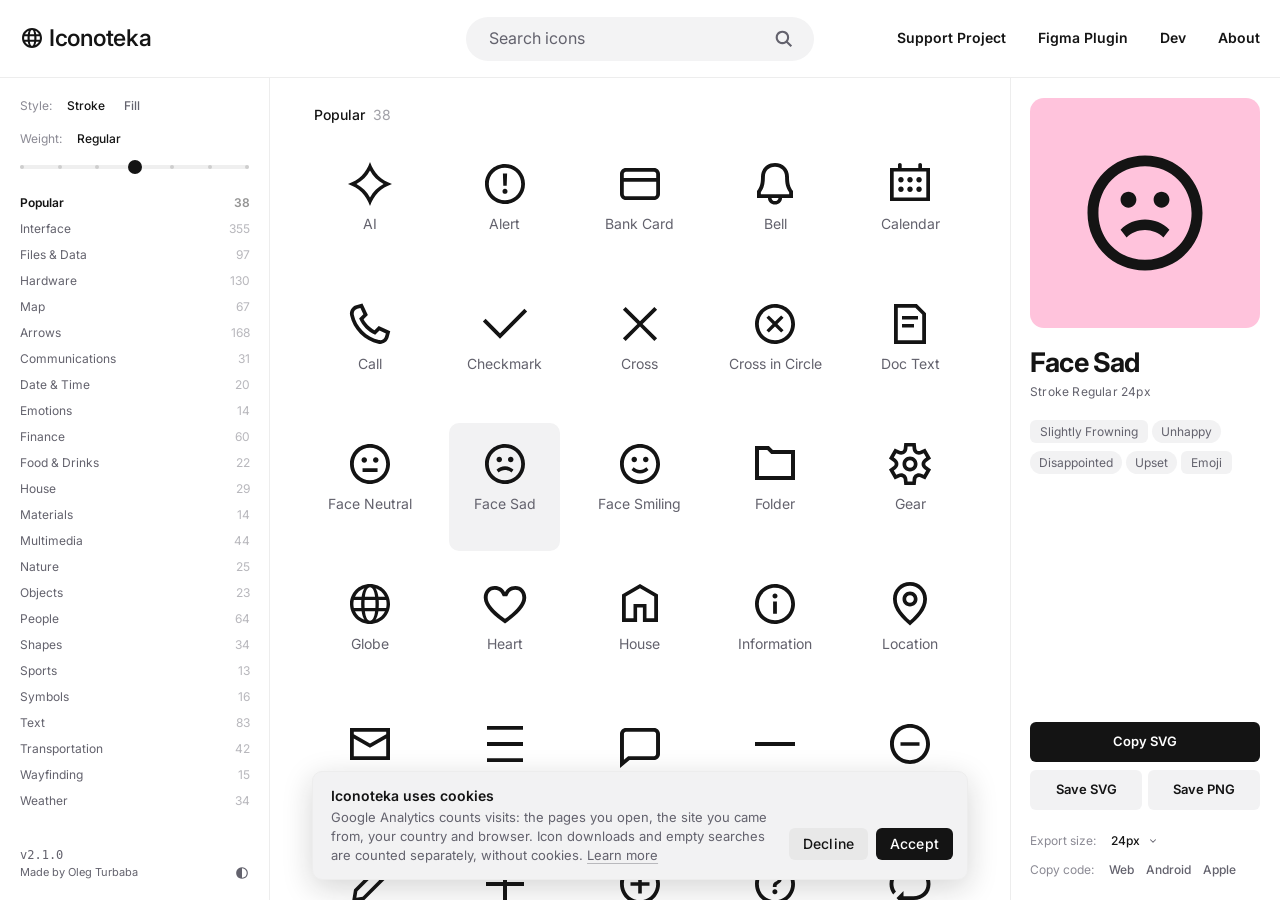
<file: index.html>
<!DOCTYPE html>
<html lang="en">
<head>
<meta charset="UTF-8"/>
<script>document.documentElement.classList.add('rv-pending'); setTimeout(() => document.documentElement.classList.remove('rv-pending'), 2500);</script>   <!-- reveal.js lifts this once the line-by-line units are set; the timeout is a safety net -->
<meta name="robots" content="noindex, nofollow"/>
<meta name="viewport" content="width=device-width, initial-scale=1.0"/>
<title>[staging] Iconoteka, 1,400 open-source icons in 7 weights and 2 styles</title>
<meta name="description" content="Iconoteka is a free, open-source library of 1,400 icons in 7 weights, drawn on a 24-point grid. MIT licensed."/>

<!-- Open Graph -->
<meta property="og:title" content="Iconoteka, 1,400 open-source icons in 7 weights and 2 styles"/>
<meta property="og:description" content="Iconoteka is a free, open-source library of 1,400 icons in 7 weights, drawn on a 24-point grid. MIT licensed."/>
<meta property="og:image" content="https://iconoteka.com/iconoteka-preview.png"/>
<meta property="og:image:width" content="1200"/>
<meta property="og:image:height" content="630"/>
<meta property="og:image:type" content="image/png"/>
<meta property="og:image:alt" content="Iconoteka icons on a grid"/>
<meta property="og:url" content="https://iconoteka.com/"/>
<meta property="og:type" content="website"/>
<meta property="og:site_name" content="Iconoteka"/>

<!-- Twitter/X -->
<meta name="twitter:card" content="summary_large_image"/>
<meta name="twitter:title" content="Iconoteka, 1,400 open-source icons in 7 weights and 2 styles"/>
<meta name="twitter:description" content="Iconoteka is a free, open-source library of 1,400 icons in 7 weights, drawn on a 24-point grid. MIT licensed."/>
<meta name="twitter:image" content="https://iconoteka.com/iconoteka-preview.png"/>
<link rel="icon" type="image/svg+xml" href="favicon.svg">
<link rel="icon" type="image/png" sizes="512x512" href="favicon.png">
<link rel="apple-touch-icon" sizes="180x180" href="apple-touch-icon.png">
<link rel="preconnect" href="https://fonts.googleapis.com">
<link rel="preconnect" href="https://fonts.gstatic.com" crossorigin>
<link href="https://fonts.googleapis.com/css2?family=Inter:ital,opsz,wght@0,14..32,100..900;1,14..32,100..900&display=swap" rel="stylesheet">
<link rel="stylesheet" href="support.css?v=14">
<style>
:root {
  --bg: #ffffff;
  --surface: #f7f7f7;
  --surface2: #efefef;
  --border: #ededed;
  --text: #141414;
  --text-muted: #63626d;
  --text-dim: #8b8a94;
  --brand: #ffc3dc;
  --radius: 6px;
  --panel-w: 270px;
  --pad: 24px;
  --panel-pad: 20px;   /* side inset inside the two panels; header and grid keep --pad */
  --sb: 11px;   /* native scrollbar width inside the category list */
  /* radius scale */
  --r-xs: 3px;      /* scrollbar thumbs, slider track */
  --r-sm: 6px;      /* small controls: buttons, segmented, options */
  --r-md: 10px;     /* surfaces: cards, dropdown menus */
  --r-pill: 999px;  /* badges, tags, search */
  /* motion */
  --t-fast: .12s;   /* hover/colour */
  --t-base: .2s;    /* size/position */
  --t-slow: .28s;   /* panel + large moves */
  /* elevation */
  --shadow-md: 0 4px 16px rgba(20,20,20,0.12);
  --shadow-lg: 0 8px 30px rgba(20,20,20,0.18);
  --panel-margin: 0px;
  --ui-surface: #f2f2f3;
  --ui-surface-hover: #e8e8e8;
  --ui-input: #f3f3f4;
  --ui-input-hover: #eeeeef;
  --ui-seg-on: #ffffff;
  --ui-panel: #ffffff;
  --ui-dropdown: #ffffff;
  --ui-card-hover: rgba(242,242,243,0.7);
  --ui-card-active: #f2f2f3;
  --ui-slider-track: #efefef;
  --ui-slider-stop: #cecece;
  --logomark-color: #141414;
}
[data-theme="dark"] {
  --shadow-md: 0 4px 16px rgba(20,20,20,0.45);
  --shadow-lg: 0 8px 30px rgba(20,20,20,0.55);
  --bg: #191919;
  --surface: #222222;
  --surface2: #2a2a2a;
  --border: #333333;
  --text: #ffffff;
  --text-muted: #a2a2a2;
  --text-dim: #8a8a8a;
  --brand: #ffc3dc;
  --ui-surface: #2a2a2a;
  --ui-surface-hover: #363636;
  --ui-input: #252525;
  --ui-input-hover: #2e2e2e;
  --ui-seg-on: #3a3a3a;
  --ui-panel: #202020;
  --ui-dropdown: #242424;
  --ui-card-hover: rgba(50,50,50,0.49);
  --ui-card-active: #232323;
  --ui-slider-track: #2e2e2e;
  --ui-slider-stop: #444444;
  --logomark-color: #ffffff;
}
*, *::before, *::after { box-sizing: border-box; margin: 0; padding: 0; }
html, body { height: 100%; font-family: 'Inter', sans-serif; font-size: 14px; background: var(--bg); color: var(--text); -webkit-font-smoothing: antialiased; overflow: hidden; }
body { display: flex; flex-direction: column; }

/* HEADER */
header { display: grid; grid-template-columns: 1fr auto 1fr; align-items: center; padding: 0 var(--panel-pad); height: 78px; flex-shrink: 0; column-gap: 8px; border-bottom: 1px solid var(--border); }
.logo-wrap { display: flex; align-items: center; gap: 8px; }
.logo { font-weight: 550; font-size: 23px; letter-spacing: -0.3px; color: var(--text); }
.logo-wrap a { transition: opacity var(--t-fast); color: var(--text); text-decoration: none; }
.action-btn.primary:hover { background: #333; opacity: 0.8; }
.action-btn.secondary:hover { background: var(--ui-surface-hover); opacity: 0.8; }
.beta-badge { font-size: 8.5px; font-weight: 700; background: var(--brand); color: #141414; height: 14px; padding: 2px 6px 0 6.6px; line-height: 1; border-radius: var(--r-pill); letter-spacing: 0.6px; text-transform: uppercase; display: inline-flex; align-items: center; justify-content: center; position: relative; top: -2px; }
.header-search { display: flex; justify-content: center; align-items: center; width: 100%; min-width: 0; }
.header-nav { display: flex; align-items: center; gap: 32px; justify-content: flex-end; position: relative; top: -1px; }
.header-link { font-size: 14px; color: var(--text); text-decoration: none; transition: color var(--t-fast); font-weight: 600; }
.header-link:hover { color: var(--text); opacity: 0.8; }
/* hit area ≈ 38×(text+24)px without moving the text: padding cancelled by negative margins */
.header-link { padding: 10px 12px; margin: -10px -12px; border-radius: var(--r-sm); }

.header-btn { font-size: 16px; font-family: 'Inter', sans-serif; font-weight: 500; color: var(--text); background: var(--surface2); border: none; border-radius: var(--r-sm); padding: 6px 14px; cursor: pointer; text-decoration: none; transition: background var(--t-fast); }
.header-btn:hover { background: var(--ui-surface-hover); }

/* LAYOUT */
.layout { display: flex; flex: 1; min-height: 0; }

/* SIDEBAR */
aside { width: var(--panel-w); flex-shrink: 0; display: flex; flex-direction: column; overflow: hidden; padding-top: 20px; border-right: 1px solid var(--border); }
.sidebar-top { display: flex; flex-direction: column; flex: 1; min-height: 0; }
.sidebar-controls { padding: 0px var(--panel-pad) 16px; display: flex; flex-direction: column; gap: 18px; flex-shrink: 0; }
.cat-list-wrap { overflow-y: auto; flex: 1; scrollbar-width: thin; scrollbar-color: var(--border) transparent; padding-bottom: 10px; }
.cat-list-wrap.has-scrollbar { width: 100%; }
.cat-list-wrap.has-scrollbar .cat-item { padding-right: calc(var(--panel-pad) - var(--sb)); }
.cat-list-wrap::-webkit-scrollbar { width: 3px; transition: width var(--t-base); }
.cat-list-wrap:hover::-webkit-scrollbar { width: 6px; }
.cat-list-wrap::-webkit-scrollbar-thumb { background: var(--border); border-radius: var(--r-xs); }
.cat-list-wrap:hover::-webkit-scrollbar-thumb { background: var(--text-dim); }
.cat-list-wrap::-webkit-scrollbar-track { background: transparent; }
.seg { display: flex; background: var(--ui-surface); border: none; border-radius: var(--r-sm); padding: 2px; gap: 2px; transition: background var(--t-fast); }
.seg:hover { background: var(--ui-surface-hover); }
.seg-btn { flex: 1; height: 28px; border: none; border-radius: var(--r-sm); cursor: pointer; font-size: 13px; font-family: 'Inter', sans-serif; color: var(--text-muted); background: transparent; transition: all var(--t-fast); }
.seg-btn:hover { color: var(--text); }
.seg-btn.on { background: var(--ui-seg-on); color: var(--text); font-weight: 500; box-shadow: var(--shadow-md); }
.style-row { display: flex; justify-content: flex-start; align-items: baseline; gap: 7px; }
.style-opts { display: flex; gap: 3px; }
.style-row .seg-btn { flex: none; height: auto; padding: 7px 8px; margin: -7px 0; background: none; box-shadow: none; border-radius: 0; font-size: 12px; font-weight: 500; color: var(--text-muted); }
.style-row .seg-btn:hover { color: var(--text); }
.style-row .seg-btn.on { background: none; box-shadow: none; color: var(--text); font-weight: 500; }
.slider-row { display: flex; flex-direction: column; gap: 14px; margin: 0; }
.slider-label-row { display: flex; justify-content: flex-start; align-items: baseline; gap: 15px; }
.slider-label { font-size: 12px; color: var(--text-dim); flex-shrink: 0; }
.slider-val { font-size: 12px; color: var(--text); font-weight: 500; }
.weight-step { cursor: pointer; user-select: none; border-radius: var(--r-xs); transition: opacity var(--t-fast); display: inline-block; text-align: left; padding: 8px 0; margin: -8px 0; }   /* the weight name steps through the weights on tap. The hit area is padded vertically (the margin cancels it again so nothing moves) and held to the width of the longest name, so short ones like Bold are no harder to hit than Ultralight (user) */
.weight-step:hover { opacity: .7; }
.weight-step:active { opacity: .5; }
.weight-step:focus-visible { outline: 2px solid var(--text); outline-offset: 2px; }
.slider-track-wrap { position: relative; height: 14px; display: flex; align-items: center; }
.weight-slider { -webkit-appearance: none; appearance: none; width: 100%; height: 4px; border-radius: var(--r-xs); outline: none; cursor: pointer; position: relative; z-index: 1; background: transparent; }
.weight-slider::-webkit-slider-thumb { -webkit-appearance: none; width: 14px; height: 14px; border-radius: 50%; background: var(--text); cursor: pointer; transition: transform var(--t-fast); position: relative; z-index: 2; }
.weight-slider::-webkit-slider-thumb:hover { transform: scale(1.2); }
.weight-slider::-moz-range-thumb { width: 14px; height: 14px; border-radius: 50%; background: var(--text); cursor: pointer; border: none; }
.slider-stops-line { position: absolute; left: 0; right: 0; top: 50%; transform: translateY(-50%); height: 4px; background: var(--ui-slider-track); border-radius: var(--r-xs); display: flex; align-items: center; justify-content: space-between; padding: 0; pointer-events: none; }
.slider-stop { width: 4px; height: 4px; background: var(--ui-slider-stop); border-radius: 50%; flex-shrink: 0; transition: background var(--t-fast); }
.slider-stop.hot { background: var(--text-muted); }
.cat-header { display: flex; align-items: center; justify-content: space-between; padding: 12px 16px 6px; cursor: pointer; user-select: none; }
.cat-header:hover .cat-label-text { color: var(--text); }
.cat-label-text { font-size: 11px; color: var(--text-muted); text-transform: uppercase; letter-spacing: 1px; font-weight: 500; transition: color var(--t-fast); }
.cat-chevron { color: var(--text-muted); display: flex; transition: transform var(--t-base); }
.cat-header.collapsed .cat-chevron { transform: rotate(-90deg); }
.cat-list { overflow: hidden; transition: max-height var(--t-slow) cubic-bezier(.4,0,.2,1); }
.cat-list.collapsed { max-height: 0 !important; }
.cat-item { display: flex; align-items: center; justify-content: space-between; padding: 5px var(--panel-pad) 6px; cursor: pointer; color: var(--text-muted); font-size: 12px; transition: color var(--t-fast); }
.cat-item:hover { background: transparent; color: var(--text); opacity: 0.8; }
.cat-item.active { background: transparent; color: var(--text); font-weight: 600; }
.cat-count { font-size: 12px; opacity: 0.45; padding-right: 3px; position: relative; right: -4px; }
.sidebar-ver { padding: 20px var(--panel-pad); margin-top: auto; flex-shrink: 0; display: flex; justify-content: space-between; align-items: flex-end; gap: 8px; }
.footer-ver { font-size: 11px; line-height: 1.5; white-space: nowrap; color: var(--text-muted); }
/* version number: one style across the site — 12px medium system mono (same as the About page) */
.ver-num { font-family: ui-monospace, 'SF Mono', Menlo, Consolas, monospace; font-size: 12px; font-weight: 500; }
.footer-link { color: inherit; text-decoration: none; transition: color var(--t-fast); }
.footer-link:hover { color: var(--text); }
.sidebar-footer { display: none; }

/* MAIN */
.sr-only { position: absolute; width: 1px; height: 1px; margin: -1px; padding: 0; overflow: hidden; clip-path: inset(50%); white-space: nowrap; border: 0; }   /* the page's heading: read by search engines and screen readers, never drawn */
.main-wrap { flex: 1; display: flex; flex-direction: column; min-width: 0; overflow-y: scroll; scrollbar-width: thin; scrollbar-color: var(--border) transparent; scrollbar-gutter: stable both-edges; }
.search-wrap { position: relative; width: clamp(300px, calc(300px + (100vw - 861px) * 0.114), 410px); max-width: 100%; min-width: 120px; flex-shrink: 1; }
.search-ico { position: absolute; right: 20px; top: 50%; transform: translateY(-50%); pointer-events: none; display: flex; color: var(--text-muted); }
.search-input { width: 100%; height: 44px; padding: 0 50px 1px 22px; background: var(--ui-input); border: 1px solid transparent; border-radius: var(--r-pill); font-size: 16px; font-family: 'Inter', sans-serif; color: var(--text); outline: none; transition: background var(--t-fast); }
.search-input:hover { background: var(--ui-input-hover); }
.search-input:focus { border-color: transparent; }
.search-input::placeholder { color: var(--text-muted); opacity: 1; }
.search-input:focus { border-color: transparent; }
.search-input::placeholder { color: var(--text-muted); opacity: 1; }
.search-count { position: absolute; right: 79px; top: 50%; transform: translateY(-50%); font-size: 13px; color: var(--text-muted); opacity: 0.65; pointer-events: none; white-space: nowrap; display: none; }
.search-count.visible { display: block; }
.search-clear { position: absolute; right: 20px; top: 50%; transform: translateY(-50%); background: none; border: none; cursor: pointer; color: var(--text-muted); display: none; align-items: center; justify-content: center; padding: 0; line-height: 0; }
.search-clear.visible { display: flex; }
.search-wrap:has(.search-clear.visible) .search-ico { display: none; }
.search-wrap:has(.search-clear.visible) .search-count { right: 44px; }

/* GRID */
main { flex: 1; padding: 28px calc(var(--pad) + 10px) 40px calc(var(--pad) + 10px); display: flex; flex-direction: column; align-items: center; }
main::-webkit-scrollbar { width: 4px; }
main::-webkit-scrollbar-thumb { background: var(--border); border-radius: var(--r-xs); }
.category-section { margin-bottom: 32px; width: 100%; max-width: 1256px; padding-top: 28px; margin-left: auto; margin-right: auto; }
.category-section:first-child { padding-top: 0; }
.category-title { font-size: 14px; font-weight: 500; color: var(--text); padding: 0 0 20px 0; display: flex; align-items: baseline; gap: 8px; }
.category-title span { opacity: 0.6; font-size: 14px; font-weight: 400; color: var(--text-muted); }
.icons-grid { display: grid; grid-template-columns: repeat(auto-fill, minmax(104px, 1fr)); gap: 12px 24px; width: 100%; max-width: 1256px; }

/* ICON CARD */
.icon-card { -webkit-user-select: none; user-select: none; width: 100%; height: 128px; display: flex; flex-direction: column; align-items: center; justify-content: flex-start; padding-top: 16px; gap: 8px; border-radius: var(--r-md); cursor: pointer; background: transparent; border: 1px solid transparent; transition: background var(--t-fast), border-color .1s; color: var(--text); position: relative; flex-shrink: 0; overflow: hidden; }
.icon-card:hover { background: var(--ui-card-hover); border-color: transparent; }
/* new in the current library version: a small green circle in the card's top-right corner (user) */
.icon-card.is-new::after { content: ''; position: absolute; top: 10px; right: 10px; width: 6px; height: 6px; border-radius: 50%; background: var(--new-green); }
:root { --new-green: #12ab57; }
.icon-card.focused { background: var(--ui-card-hover); border-color: transparent; outline: none; }
.icon-card.active-panel { background: var(--ui-surface); border-color: transparent; }
.icon-svg-wrap { display: flex; align-items: center; justify-content: center; width: 48px; height: 48px; flex-shrink: 0; }
.icon-label { font-size: 14px; color: var(--text-muted); text-align: center; line-height: 1.2; width: 100%; overflow: hidden; display: -webkit-box; -webkit-line-clamp: 3; -webkit-box-orient: vertical; padding: 0 6px; }
.icon-card:hover .card-dl-btn { opacity: 1; }

/* LOADING */
#loading { flex: 1; display: flex; flex-direction: column; align-items: center; justify-content: center; gap: 12px; color: var(--text-muted); }
.spinner { width: 22px; height: 22px; border: 2px solid var(--border); border-top-color: var(--text-muted); border-radius: 50%; animation: spin .7s linear infinite; }
@keyframes spin { to { transform: rotate(360deg); } }
.empty { padding: 48px 16px; text-align: center; color: var(--text-muted); line-height: 1.43; font-size: 23px; width: 100%; max-width: 1256px; }
.empty a { color: var(--text); text-decoration: none; font-weight: 700; font-size: 16px; display: inline-block; margin-top: 20px; }

/* BETA badge shown again (user 2026-09-06) */

/* TOAST */
#toast { position: fixed; bottom: 20px; top: auto; left: 50%; transform: translateX(-50%); background: var(--brand); color: #141414; font-size: 12px; font-weight: 400; font-family: 'Inter', sans-serif; padding: 4px 14px; border-radius: var(--r-pill); pointer-events: none; opacity: 0; transition: opacity var(--t-slow); z-index: 2000; white-space: nowrap; width: auto; max-width: calc(100vw - 32px); }
#toast.visible { opacity: 1; transition: opacity var(--t-base); }

@media (max-width: 480px) {
  #toast { font-size: 13px; padding: 8px 18px;
           top: calc(var(--toolbar-bottom, 160px) + 12px); bottom: auto; }
  #toast.visible { opacity: 1; }
}

/* TOOLTIP */
#tooltip { position: fixed; background: var(--text); color: #fff; font-size: 12px; font-family: 'Inter', sans-serif; padding: 4px 9px; border-radius: var(--r-sm); pointer-events: none; opacity: 0; transition: opacity var(--t-fast); z-index: 1000; white-space: nowrap; }
#tooltip.visible { opacity: 1; }
#themeToggle { background: none; border: none; cursor: pointer; display: flex; align-items: center; justify-content: center; color: var(--text-muted); padding: 0; transition: color var(--t-fast); flex-shrink: 0; }
#themeToggle:hover { color: var(--text); }

/* PANEL */
#panel { position: fixed; top: 78px; right: 0; height: calc(100vh - 78px); width: var(--panel-w); background: var(--bg); border: none; border-radius: 0; display: flex; flex-direction: column; z-index: 500; transition: right var(--t-slow) cubic-bezier(.4,0,.2,1); box-shadow: none; overflow: hidden; }
[data-theme="dark"] .logo { color: #ffffff; }
[data-theme="dark"] #logomark { color: #ffffff; }
[data-theme="dark"] .logo-wrap a { color: #ffffff; }
#logomark { color: var(--text); }
#panel.open { right: 0; }
/* Mobile toolbar: search + controls as a single bar beneath the header */
@media (max-width: 480px) {
  .beta-badge { top: -3px; } /* whole chip 1px higher on mobile (base top is -2px) */
  .toolbar { display: flex; flex-direction: column; gap: 10px; padding: 10px;
             border-bottom: 1px solid var(--border); flex-shrink: 0; }
  .toolbar .mobile-search-row { padding: 0; }
  .toolbar .mobile-controls { padding: 0; }
  /* category title sits at double the grid's left inset */
  .category-title { padding-left: 10px; }
  /* logo is decorative here — no tap, no hover feedback */
  .logo-wrap a { pointer-events: none; }
  .logo-wrap a:hover { opacity: 1; }
}
/* above mobile the wrapper must not create a box of its own */
@media (min-width: 481px) { .toolbar { display: contents; } }

/* Burger menu footer on mobile + tablet: credit left, theme toggle right */
@media (max-width: 860px) {
  .burger-ver { display: flex; justify-content: space-between; align-items: flex-end; gap: 10px; }
  .burger-ver #themeToggle { position: relative; bottom: 2px; flex-shrink: 0; }
}

/* Mobile only: the always-open panel is a desktop pattern, so below 481px it
   becomes a dismissible full-width sheet and the grid gets its width back.
   (Tablet has its own single-column layout and must not match this.) */
@media (max-width: 480px) {
  .main-wrap { padding-right: 0 !important; }
  /* Bottom sheet: no preview — name, tags and actions across the full width */
  #panel { left: 0; right: 0 !important; bottom: 0; top: auto;
           width: 100% !important; height: auto; max-height: 62vh;
           flex-direction: column;
           border-left: none; border-top: 1px solid var(--border);
           transform: translateY(105%);
           transition: transform var(--t-slow) cubic-bezier(.4,0,.2,1); }
  #panel.sheet-open { transform: translateY(0); }
  #panel .panel-preview { display: none; }
  #panel .panel-body { flex: 1 1 auto; min-width: 0; overflow-y: auto;
                       border-left: none; padding: 18px var(--panel-pad) 18px; gap: 14px; }
  #panel .panel-body-top { margin-top: 0; flex: 0 0 auto; gap: 10px; }
  #panel .panel-body-bottom { padding-bottom: 0; }
  #panel .panel-name { font-size: 22px; letter-spacing: -0.65px; }
  #panel .action-btn { height: 38px; font-size: 13px; white-space: nowrap; }
  #panel .tags-wrap { height: 23px; margin-top: -1px; }
  #panel .copy-row { flex-wrap: nowrap; white-space: nowrap; gap: 10px; }
  #panel .actions-list > *:nth-child(2) { display: flex; gap: 8px; }
  #panel .actions-list > *:nth-child(2) .action-btn { flex: 1; min-width: 0; }
  /* two rows: all three buttons on one, export + copy-code on the next.
     Children 2 and 3 have no classes, so they're addressed by position. */
  #panel .actions-list { display: grid; grid-template-columns: minmax(0,1.4fr) minmax(0,1fr) minmax(0,1fr);
                         gap: 15px 8px; align-items: center; }
  #panel .actions-list > *:nth-child(1) { grid-column: 1; grid-row: 1; }        /* Copy SVG      */
  #panel .actions-list > *:nth-child(2) { grid-column: 2 / span 2; grid-row: 1; /* Save SVG/PNG  */
                                          display: flex; gap: 8px; }
  #panel .actions-list > *:nth-child(2) .action-btn { flex: 1; min-width: 0; }
  #panel .actions-list > *:nth-child(3) { grid-column: 1; grid-row: 2; margin: 0 !important; min-width: 0; } /* Export size */
  /* its label row carries inline gap/layout from JS — tighten so it fits its column */
  #panel .actions-list > *:nth-child(3) > div { gap: 8px !important; min-width: 0; }
  #panel .actions-list > *:nth-child(3) .size-combobox { width: 40px; }
  #panel .actions-list > .copy-row      { grid-column: 2 / span 2; grid-row: 2; margin: 0;
                                          justify-content: flex-end; } /* Copy code, flush right */
  .panel-sheet-close { position: absolute; top: 10px; right: 10px; z-index: 2; width: 40px; height: 40px; padding: 0;
    display: flex; align-items: center; justify-content: center; background: none; border: none;
    color: var(--text); font-size: 22px; line-height: 1; cursor: pointer; }   /* no ring, a bigger cross (user) */
  .panel-sheet-close svg { width: 20px; height: 20px; fill: currentColor; display: block; }   /* the library's own cross, Regular; 28 read too big on the phone (user) */
}
@media (min-width: 861px) { .panel-sheet-close { display: none; } }
.logo-wrap { position: relative; top: -1px; } /* whole logo group 1px up, every breakpoint */

.main-wrap { padding-right: var(--panel-w); transition: padding-right var(--t-slow) cubic-bezier(.4,0,.2,1); }
.panel-preview { width: 100%; background: transparent; border-left: 1px solid var(--border); padding: 20px var(--panel-pad) 0 calc(var(--panel-pad) - 1px); display: flex; align-items: center; justify-content: center; flex-shrink: 0; position: relative; cursor: pointer; border-radius: 0; overflow: visible; z-index: 1; user-select: none; -webkit-user-select: none; }
.empty a:hover { opacity: 0.8; }
/* badge: one of three brand shapes (radius 200 / 420 / 960 on a 1024 tile), picked at random per preview */
.preview-badge { width: 100%; aspect-ratio: 1; display: flex; align-items: center; justify-content: center; transition: none; }
.preview-badge svg { width: 60%; height: 60%; }
.panel-body { flex: 1; overflow-y: auto; border-left: 1px solid var(--border); padding: 20px var(--panel-pad) 0 calc(var(--panel-pad) - 1px); display: flex; flex-direction: column; gap: 16px; scrollbar-width: thin; scrollbar-color: var(--border) transparent; user-select: none; -webkit-user-select: none; min-height: 0; }
.panel-body::-webkit-scrollbar { width: 4px; }
.panel-body::-webkit-scrollbar-thumb { background: var(--border); border-radius: var(--r-xs); }
.panel-body::-webkit-scrollbar-track { background: transparent; }
.panel-body-top { display: flex; flex-direction: column; gap: 16px; flex: 1; }
.panel-body-bottom { padding: 0 0 20px 0; margin-top: 0; }   /* same bottom inset as the left panel's version block */
.panel-body-bottom .slider-row { margin-bottom: 18px; }
.panel-name { font-size: 27px; font-weight: 700; letter-spacing: -0.8px; line-height: 1.1; user-select: text; -webkit-user-select: text; cursor: text; }
.panel-style-label { font-size: 12px; color: var(--text-muted); font-weight: 400; letter-spacing: 0.2px; margin-top: 4px; user-select: none; -webkit-user-select: none; }
.panel-new { display: inline-flex; align-items: center; justify-content: center; height: 14px; margin-left: 8px; padding: .68px 6.34px 0 6.52px; border-radius: var(--r-pill);   /* measured ON PIXELS for Inter (BETA's padding was tuned for another face: 0.66px low). The right side is larger than it looks: the last letter carries 0.6px of trailing letter-spacing */
             background: var(--new-green); color: #141414; font-size: 8.5px; line-height: 1; font-weight: 700; letter-spacing: 0.6px; text-transform: uppercase;
             vertical-align: middle; position: relative; top: -1px; }   /* NEW: the site's BETA capsule in green, ink text (6.5:1) */
.tags-wrap { display: flex; flex-wrap: wrap; gap: 8px 4px; height: 54px; overflow: hidden; flex-shrink: 0; align-content: flex-start; margin-top: 1px; }
.tag { padding: 4px 10px; background: var(--ui-surface); font-size: 12px; color: var(--text-muted); cursor: pointer; transition: background var(--t-fast), color .15s; user-select: text !important; -webkit-user-select: text !important; }
.tag:hover { background: var(--ui-surface-hover); color: var(--text); }
.tag-pill { border-radius: var(--r-pill); padding-left: 9px; padding-right: 9px; }
.tag-rect { border-radius: var(--r-xs); }
.tag-rounded { border-radius: var(--r-sm); }
.panel-section-label { font-size: 12px; font-weight: 500; color: var(--text-muted); text-transform: uppercase; letter-spacing: 1px; margin-bottom: 8px; }
.actions-list { display: flex; flex-direction: column; gap: 8px; margin-top: 6px; }
.action-btn { display: flex; align-items: center; justify-content: center; height: 40px; padding: 0 16px 2px; border-radius: var(--r-sm); cursor: pointer; font-size: 13px; font-family: 'Inter', sans-serif; transition: all var(--t-fast); width: 100%; font-weight: 600; border: none; }
.action-btn.primary { background: var(--text); color: #fff; }
.action-btn.primary:hover { background: #333; }
.action-btn.secondary { background: var(--ui-surface); color: var(--text); }
.action-btn.secondary:hover { background: var(--ui-surface-hover); }
[data-theme="dark"] .action-btn.primary { background: var(--text); color: var(--bg); }
[data-theme="dark"] .action-btn.primary:hover { background: var(--text); opacity: 0.85; }
.action-btn.success { opacity: 0.6; }
.copy-row { display: flex; align-items: baseline; gap: 15px; margin-top: 3px; flex-wrap: nowrap; white-space: nowrap; }
.copy-opts { display: flex; gap: 12px; }
.copy-label { font-size: 12px; color: var(--text-dim); flex-shrink: 0; }
.copy-btn { background: none; border: none; cursor: pointer; font-size: 12px; font-weight: 500; font-family: 'Inter', sans-serif; color: var(--text-muted); padding: 3px 0; border-radius: var(--r-sm); transition: color var(--t-fast); }
.copy-btn:hover { background: none; color: var(--text); opacity: 1; }
.copy-btn.success { color: var(--text-muted); }
.size-pill { height: 28px; padding: 0 12px; border: 1px solid var(--border); border-radius: var(--r-pill); background: transparent; font-size: 12px; font-family: 'Inter', sans-serif; color: var(--text-muted); cursor: pointer; transition: all var(--t-fast); }
.size-pill:hover { border-color: var(--text-dim); color: var(--text); }
.size-pill.active { background: var(--text); color: #fff; border-color: var(--text); }
.size-combobox-wrap { position: relative; display: inline-flex; align-items: center; background: none;  transition: background var(--t-fast); }
.size-combobox-wrap:hover .size-combobox, .size-combobox-wrap:focus-within .size-combobox { color: var(--text); }
.size-combobox-wrap:hover .size-combobox-arrow { color: var(--text); }
.size-combobox { width: 36px; text-align: left; border: none; background: none; font-size: 12px; font-family: 'Inter', sans-serif; font-weight: 500; color: var(--text); outline: none; cursor: text; padding: 0; line-height: 1; }
.size-combobox-arrow { display: flex; align-items: center; padding: 0 0 0 1px; color: var(--text-muted); cursor: pointer; }
.size-combobox-arrow:hover { color: var(--text); }
.size-dropdown-menu { display: none; position: fixed; top: auto; bottom: auto; background: var(--ui-panel); border-radius: var(--r-md); box-shadow: var(--shadow-md); padding: 4px; z-index: 2000; flex-direction: column; gap: 2px; min-width: 90px; }
.size-dropdown-menu.open { display: flex; }
.size-dropdown-opt { background: none; border: none; cursor: pointer; font-size: 12px; font-family: 'Inter', sans-serif; font-weight: 500; color: var(--text); padding: 6px 10px; border-radius: var(--r-sm); text-align: left; transition: background var(--t-fast); }
.size-dropdown-opt:hover { background: var(--ui-surface); }
.size-dropdown-opt.active { font-weight: 700; }
.tablet-controls { display: none; }
.burger-btn { display: none; background: none; border: none; cursor: pointer; padding: 4px; margin-right: -4px; color: var(--text); }
/* hover for the few controls that had none, and a pressed state for every control (2026-09-06) */
.burger-btn, .search-clear, .panel-sheet-close, .mob-size-btn { transition: opacity var(--t-fast); }
.burger-btn:hover, .search-clear:hover, .panel-sheet-close:hover, .mob-size-btn:hover { opacity: .8; }
.header-link:active, .logo-wrap a:active, .header-btn:active, .action-btn:active, .seg-btn:active, .cat-item:active, .cat-header:active, .footer-link:active,
.icon-card:active, .card-dl-btn:active, #themeToggle:active, .tag:active, .copy-btn:active, .size-pill:active, .size-dropdown-opt:active, .size-combobox-arrow:active,
.tab-cat-btn:active, .tab-cat-option:active, .burger-link:active, .burger-btn:active, .mob-weight-btn:active:not(:disabled), .mob-size-option:active, .mob-size-btn:active,
.search-clear:active, .panel-sheet-close:active, .empty a:active { opacity: .6; }

@media (min-width: 481px) and (max-width: 860px) {
  header { grid-template-columns: auto 1fr auto; height: 78px; padding: 0 var(--panel-pad); position: relative; column-gap: 20px; }
  .header-search { display: flex; grid-column: 2; }
  .header-nav { display: none; }
  .burger-btn { display: flex; align-items: center; justify-content: center; grid-column: 3; grid-row: 1; }
  .burger-menu { right: auto; left: 20px; }
  /* Single left column: controls + category dropdown + icon panel, stacked */
  .tablet-controls { display: none !important; }
  .cat-list-wrap { display: none; }
  .main-wrap { padding-right: 0 !important; }
  #panel { position: static; width: 100%; height: auto; flex: 1; min-height: 0;
           border-left: none; background: transparent; }
  #panel .panel-body { border-left: none; }
  /* content is one block, pinned to the bottom; margin-top:auto (not justify-content)
     so the panel still scrolls when it overflows */
  #panel .panel-body { justify-content: flex-start; overflow-y: auto; }
  #panel .panel-body-top { margin-top: auto; flex: 0 0 auto; }
  #panel .panel-body-bottom { padding-bottom: 19px; }
  /* version + credit + theme live in the burger menu at this width */
  aside .sidebar-ver { display: none; }
  .burger-ver { display: flex; justify-content: space-between; align-items: flex-end; gap: 10px; }
  .burger-ver #themeToggle { position: relative; bottom: 2px; flex-shrink: 0; }
  /* tags to a single row — the column is short enough without two */
  #panel .tags-wrap { height: 23px; }
  /* slightly smaller action buttons to suit the narrower column */
  #panel .action-btn { height: 34px; font-size: 12px; padding: 0 14px 2px; }
  /* icon name 20% smaller in the narrower column */
  #panel .panel-name { font-size: 21.6px; letter-spacing: -0.64px; }
  /* no preview at this width — the space is better spent on the grid */
  #panel .panel-preview { display: none; }
  /* category picker matches the Export size control: label + plain value + chevron */
  aside .tab-cat-wrap { width: 100%; display: flex; align-items: baseline; gap: 15px; }
  aside .tab-cat-wrap::before { content: 'Category:'; font-size: 12px; color: var(--text-dim); flex-shrink: 0; }
  aside .tab-cat-btn { width: auto; height: auto; padding: 0; gap: 1px; background: none; border: none;
    border-radius: 0; font-size: 12px; font-weight: 500; color: var(--text);
    transition: color var(--t-fast); }
  aside .tab-cat-btn:hover { background: none; color: var(--text); }
  aside .tab-cat-btn svg { width: 10px; height: 10px; }
  /* controls take their natural height; the panel takes the slack */
  aside .sidebar-top { flex: 1; min-height: 0; }
  aside .sidebar-controls { flex: 0 0 auto; }
  aside { overflow: hidden; }
  #panel .panel-body { overflow-y: auto; }
  /* not a sheet at this size — the close control belongs to mobile only */
  .panel-sheet-close { display: none; }
  .panel-preview { aspect-ratio: 4/3; }
  .panel-preview svg { max-width: 111px; max-height: 111px; }
  .logo-wrap { grid-column: 1; }


  aside { display: flex; }
  .layout { flex-direction: row; }
  main { padding: 28px 24px 40px; }
  .icons-grid { display: flex; flex-wrap: wrap; gap: 8px; }
  .icon-card { flex: 1 1 calc(16.66% - 10px); min-width: 90px; max-width: 130px; }

  /* Tablet controls bar — row 2: categories + style switch + weight slider */
  .tablet-controls { display: flex; align-items: center; padding: 6px var(--panel-pad) 20px; gap: 24px; }

  /* Seg */
  .tab-seg { display: flex; background: var(--ui-surface); border-radius: var(--r-sm); padding: 2px; gap: 2px; flex-shrink: 0; }
  .tab-seg .seg-btn { height: 34px; font-size: 13px; padding: 0; width: 64px; }

  /* Weight slider */
  .tab-weight-wrap { display: flex; flex-direction: column; gap: 8px; flex: 1; }

  /* Categories dropdown */
  .tab-cat-wrap { position: relative; flex-shrink: 0; }
  .tab-cat-btn { display: flex; align-items: center; gap: 8px; background: var(--ui-surface); border: none; border-radius: var(--r-sm); font-size: 13px; font-family: 'Inter', sans-serif; font-weight: 500; color: var(--text); padding: 0 12px; cursor: pointer; outline: none; height: 38px; white-space: nowrap; }
  .tab-cat-dropdown { display: none; position: fixed; background: var(--ui-panel); border-radius: var(--r-md); box-shadow: var(--shadow-md); padding: 8px; z-index: 1000; flex-direction: column; gap: 2px; width: 260px; max-height: 400px; overflow-y: auto; scrollbar-width: thin; scrollbar-color: var(--border) transparent; }
  .tab-cat-dropdown::-webkit-scrollbar { width: 3px; }
  .tab-cat-dropdown::-webkit-scrollbar-thumb { background: var(--border); border-radius: var(--r-xs); }
  .tab-cat-dropdown::-webkit-scrollbar-track { background: transparent; }
  .tab-cat-dropdown.open { display: flex; }
  .tab-cat-option { background: none; border: none; cursor: pointer; font-size: 14px; font-family: 'Inter', sans-serif; color: var(--text); padding: 10px 16px; border-radius: var(--r-sm); text-align: left; display: flex; justify-content: space-between; gap: 16px; }
  .tab-cat-option:hover { background: var(--surface); }
  .tab-cat-option.active { font-weight: 700; }
  .tab-cat-count { font-size: 12px; opacity: 0.4; }
}
.burger-menu { display: none; position: fixed; background: var(--ui-panel); border-radius: var(--r-md); box-shadow: var(--shadow-md); padding: 8px; z-index: 1000; flex-direction: column; gap: 2px; width: 272px; }
.burger-menu.open { display: flex; }
.burger-link { font-size: 14px; font-weight: 600; color: var(--text); text-decoration: none; padding: 14px 12px; border-radius: var(--r-sm); }
.burger-link:hover { background: var(--surface); }
.burger-ver { font-size: 12px; color: var(--text-muted); padding: 12px 12px 8px; line-height: 1.6; }
.burger-ver #themeToggle { color: var(--text-muted); }
.mobile-controls { display: none; }
.mobile-search-row { display: none; }

@media (max-width: 480px) {
  header { grid-template-columns: 1fr auto; height: auto; padding: 18px var(--panel-pad) 16px; position: relative; column-gap: 0; }
  .header-search { display: none; }
  .header-nav { display: none; }
  .burger-btn { display: flex; align-items: center; justify-content: center; }
  .logo { font-size: 18.9px; }

  /* Mobile search row */
  .mobile-search-row { display: flex; padding: 0 10px 10px; }
  .mobile-search-row .search-wrap { width: 100%; max-width: 100%; }
  .mobile-search-row .search-input { height: 46px; padding-left: 20px; }

  /* Mobile controls row */
  .mobile-controls { display: flex; align-items: center; padding: 0; gap: 7px; }

  /* Stroke/Fill */
  .mob-seg { display: flex; flex: 3 1 auto; min-width: 0; background: var(--ui-surface); border-radius: var(--r-sm); padding: 2px; gap: 2px; }
  .mob-seg .seg-btn.on { box-shadow: none; }
  .mob-seg .seg-btn { height: 34px; font-size: 13px; padding: 0 6px; flex: 1; width: auto; min-width: 52px; }

  /* Weight control */
  .mob-weight { display: flex; align-items: center; flex: 1 1 auto; min-width: 0; background: var(--ui-surface); border-radius: var(--r-sm); height: 38px; padding: 0 5px 0 12px; justify-content: space-between; }
  .mob-weight-label { font-size: 13px; font-weight: 500; color: var(--text); min-width: 60px; }
  .mob-weight-arrows { display: flex; gap: 4px; }
  .mob-weight-btn { background: none; border: none; cursor: pointer; color: var(--text); padding: 0; line-height: 1; font-family: 'Inter', sans-serif; width: 22px; height: 38px; display: flex; align-items: center; justify-content: center; transition: opacity var(--t-fast); }
  .mob-weight-btn:hover { color: var(--text); }
  .mob-weight-btn:disabled { opacity: 0.25; cursor: default; }

  /* Custom size dropdown */
  .mob-size-wrap { position: relative; display: flex; align-items: center; flex: 0 0 auto; }
  .mob-size-btn { display: flex; align-items: center; justify-content: space-between; gap: 8px; background: var(--ui-surface); border: none; border-radius: var(--r-sm); font-size: 13px; font-family: 'Inter', sans-serif; font-weight: 500; color: var(--text); padding: 0 8px 0 12px; cursor: pointer; outline: none; height: 38px; width: 82px; }
  .mob-size-dropdown { display: none; position: fixed; background: var(--ui-panel); border-radius: var(--r-md); box-shadow: var(--shadow-md); padding: 8px; z-index: 1000; flex-direction: column; gap: 2px; min-width: 90px; }
  .mob-size-dropdown.open { display: flex; }
  .mob-size-option { background: none; border: none; cursor: pointer; font-size: 14px; font-weight: 500; font-family: 'Inter', sans-serif; color: var(--text); padding: 8px 14px; border-radius: var(--r-sm); text-align: left; }
  .mob-size-option:hover { background: var(--surface); }
  .mob-size-option.active { color: var(--text); font-weight: 700; }

  aside { display: none; }
  .layout { flex-direction: column; }
  main { padding: 20px 10px 40px; }

  /* 4 icons per row evenly */
  .icons-grid { display: grid; grid-template-columns: repeat(4, 1fr); gap: 2px 8px; max-width: 100%; width: 100%; }
  .icon-card { width: 100%; height: 104px; padding-top: 8px; }
  .category-section { max-width: 100%; }
  .icon-label { font-size: 12px; }
  .icon-svg-wrap { width: 40px; height: 40px; }
  .icon-svg-wrap svg { width: 40px; height: 40px; }
  .empty { font-size: 18px; }
}
/* ─── Promo card ────────────────────
   One card above the grid, picked at random on each load, on the same 1256 measure as the
   icon sections. It lives outside <main> because render() replaces its contents, and it is
   desktop only: below 861px the page is already a narrow grid with a sheet panel. */
.promo { width: 100%; padding: 20px calc(var(--pad) + 10px) 0; }   /* 20px: the card's top edge sits level with the right panel's preview square and the sidebar's first row (user) */
.promo-card { --pv: 26px; --pl: 28px; --gap: 28px;
              position: relative; width: 100%; max-width: 1256px; margin: 0 auto; display: flex; align-items: flex-start; gap: var(--gap);
              padding: var(--pv) 36px var(--pv) var(--pl); border-radius: var(--r-md); background: color-mix(in srgb, var(--ui-surface) 50%, var(--bg)); }   /* half-way between the page and the usual surface: quieter (user: less active) */
/* The mark is centred ACROSS the free space left of the text (user): a slot from the card's left edge to
   the text. Vertically its ink starts on the title's cap line (JS sets the margin). The text keeps its start. */
.promo-slot { flex: none; align-self: stretch; width: calc(var(--pl) + 40px + var(--gap));
              margin: calc(-1 * var(--pv)) calc(-1 * var(--gap)) calc(-1 * var(--pv)) calc(-1 * var(--pl));
              display: flex; align-items: flex-start; justify-content: center; }
.promo-mark { flex: none; color: var(--mark-c, var(--text)); }   /* JS sizes the glyph optically; the slot centres it */
/* Marks in palette colours (user). A family has one tone per theme, each at least 3:1 against the card
   (#f2f2f3 light, #2a2a2a dark): red 3.3/3.9, teal 3.3 / green 4.8, blue 7.6 / sky 5.9, ox 4.8 / yellow 8.6,
   dark blue 13 / pink 9.6. The tile takes the colour as its ground and a black or white glyph, as the
   brand swatches allow (pink: black, dark blue: white). */
.promo-card { --hue-claude: #c15f3c; --hue-gray: #8b8a94; --hue-red: #f04c1a; --hue-green: #0b957e; --hue-blue: #1e39c9; --hue-yellow: #a25624; --hue-pink: #061584; --hue-pink-ink: #ffffff; }
[data-theme="dark"] .promo-card { --hue-claude: #d97757; --hue-gray: #8a8a8a; --hue-green: #12ab57; --hue-blue: #41b1e7; --hue-yellow: #febd32; --hue-pink: #ffc3dc; --hue-pink-ink: #141414; }
.promo-mark[data-hue="red"] { --mark-c: var(--hue-red); }
.promo-mark[data-hue="claude"] { --mark-c: var(--hue-claude); }   /* Claude's own orange: #d97757 on dark (4.6:1); on light it is 2.8:1, so the darker brand tone #c15f3c (3.8:1) */
.promo-mark[data-hue="gray"] { --mark-c: var(--hue-gray); }       /* the dim text gray: 3.1:1 light, 4.2:1 dark */
.promo-mark[data-hue="green"] { --mark-c: var(--hue-green); }
.promo-mark[data-hue="blue"] { --mark-c: var(--hue-blue); }
.promo-mark[data-hue="yellow"] { --mark-c: var(--hue-yellow); }
.promo-mark[data-hue="pink"] { --mark-c: var(--hue-pink); --mark-ink: var(--hue-pink-ink); }
.promo-mark:not(.tile) { line-height: 0; }
.promo-mark svg { width: 40px; height: 40px; fill: currentColor; display: block; overflow: visible; }
/* a product whose mark reads as an app icon gets the tile treatment: rounded square, glyph inset */
.promo-mark.tile { border-radius: 22%; background: var(--mark-c, var(--text)); color: var(--mark-ink, var(--bg));
                   display: flex; align-items: center; justify-content: center; }
.promo-mark.tile svg { width: 74%; height: 74%; }
.promo-mark.tile svg:has(path[fill]) { width: 68%; height: 68%; }   /* a full-colour logo in its app-icon tile (Figma): smaller inset, the five shapes need air */   /* the glyph carries the tile: too small an inset and its strokes go hairline */
.promo-card.clickable { cursor: pointer; }
/* the release card is green, with ink text: the palette's Green takes black (#141414), 6.5:1 */
.promo-card.release { background: var(--new-green); }
.promo-card.release h3, .promo-card.release p, .promo-card.release .promo-mark, .promo-card.release .promo-btn { color: #141414; }
.promo-card.release .promo-close { color: rgba(20, 20, 20, .55); }
.promo-card.release .promo-close:hover, .promo-card.release .promo-close:focus-visible { color: #141414; }
.promo-text { min-width: 0; max-width: 780px; margin-right: 52px; }   /* at least 80px (with the 28px gap) before the button (user: more space) */
.promo-card h3 { margin: 0 0 4px; font-size: 15px; font-weight: 600; line-height: 22px; color: var(--text); }
.promo-card p { margin: 0; font-size: 13px; line-height: 20px; color: var(--text-muted); }   /* copy is kept to two lines at 1440, the MacBook Air 13 width (user: shorten the copy, keep the size) */
/* the action is a text button, always shown (user): the text colour, the body's 13/20 so it sits on the
   last line of the text, bottom-right */
.promo-btn { flex: none; margin-left: auto; align-self: flex-end; padding: 0; font-size: 13px; line-height: 20px; font-weight: 600;
             color: var(--text); text-decoration: none; white-space: nowrap; transition: opacity var(--t-fast); }
.promo-btn:hover { opacity: .7; }
.promo-close { position: absolute; top: 6px; right: 6px; width: 24px; height: 24px; padding: 0; display: flex;
               align-items: center; justify-content: center; background: none; border: none; border-radius: var(--r-sm);
               color: var(--text-dim); cursor: pointer; transition: color var(--t-fast); }   /* always visible (user) */
.promo-close:hover, .promo-close:focus-visible { color: var(--text); }   /* hover only brightens the cross: no box behind it (user) */
.promo-close svg { width: 14px; height: 14px; fill: currentColor; display: block; }
/* Narrow CARD, whatever the window: the column between the sidebar and the panel is what decides (at 1101px
   it is only ~470px). Below 760px of card: no logo or icon, the text takes the card, and the button goes on
   its own line, left-aligned under the text (user). */
.promo { container-type: inline-size; }
@container (max-width: 760px) {
  .promo-card { flex-wrap: wrap; --pv: 20px; --pl: 22px; --gap: 18px; padding: var(--pv) 20px var(--pv) var(--pl); }
  .promo-slot { display: none; }
  .promo-text { flex: 1 1 100%; margin-right: 0; }
  .promo-btn { flex: 0 0 auto; margin-left: 0; margin-top: 6px; align-self: flex-start; }   /* its own line, on the text's left edge, 24px under it */
}
@media (max-width: 860px) { .promo { display: none; } }

/* ─── Footer ────────────────────────────────────────────────────────────────
   A compact version of About's: one row of links rather than four columns. This page is a
   fixed-height shell (html, body { overflow: hidden }), so the footer cannot sit on the window;
   it lives at the end of .main-wrap, the pane that actually scrolls. */
:root { --text-soft: #75747d; }
[data-theme="dark"] { --text-soft: var(--text-muted); }
footer { border-top: 1px solid var(--border); margin-top: 48px; padding: 32px var(--pad) 40px; font-size: 14px; line-height: 21px; color: var(--text); }
/* The same four groups as every other page (Library, Support, Follow, Contact), without the random icon,
   packed side by side at a fixed gap instead of spread over the 12 columns (user: tighter). */
.foot-cols { display: flex; flex-wrap: wrap; align-items: flex-start; gap: 40px 64px; max-width: 1252px; margin: 0 auto; }
.foot-cols .f-contact { max-width: 220px; }
.foot-cols .f-contact p { margin: 0; }
.footer-group h4 { font-size: 14px; line-height: 21px; font-weight: 500; color: var(--text-soft); margin: 0 0 16px; }   /* this page has no --sp tokens: the other pages' values in px */
.footer-group nav { display: flex; flex-direction: column; align-items: flex-start; gap: 8px; }
.footer-crypto-label { color: var(--text-soft); position: relative; top: 3px; }
.footer-crypto { display: flex; gap: 10px; }
.footer-copy { margin-left: auto; align-self: flex-end; white-space: nowrap; color: var(--text-muted); }
.footer-copy a { color: inherit; }
footer a, footer button { color: inherit; text-decoration: none; font: inherit; background: none; border: none; padding: 0; cursor: pointer; text-align: left; }
footer a:hover, footer button:hover { opacity: .8; }
footer button.copied { color: var(--brand); }
footer .handle { text-decoration: underline; text-underline-offset: .3em; text-decoration-thickness: 1px; text-decoration-skip-ink: none; }   /* "get in touch", as on the other pages */
footer .nobr { white-space: nowrap; }
@media (max-width: 860px) {
  .foot-cols { display: grid; grid-template-columns: 1fr 1fr; gap: 40px 16px; }
  .foot-cols .f-contact { max-width: none; }
  .footer-copy { grid-column: 1 / -1; margin-left: 0; }
  .footer-copy br { display: none; }
}



</style>
<script type="application/ld+json">
{
  "@context": "https://schema.org",
  "@graph": [
    {
      "@type": "WebSite",
      "@id": "https://iconoteka.com/#website",
      "url": "https://iconoteka.com/",
      "name": "Iconoteka",
      "description": "A free, open-source library of 1,400 icons in 7 weights and 2 styles, drawn on a 24-point grid and released under the MIT license.",
      "inLanguage": "en",
      "publisher": {
        "@id": "https://iconoteka.com/#author"
      }
    },
    {
      "@type": "Person",
      "@id": "https://iconoteka.com/#author",
      "name": "Oleg Turbaba",
      "url": "https://turbaba.com",
      "sameAs": [
        "https://www.behance.net/turbaba",
        "https://www.linkedin.com/in/turbaba/",
        "https://www.instagram.com/turbaba/"
      ]
    },
    {
      "@type": "SoftwareApplication",
      "@id": "https://iconoteka.com/#library",
      "name": "Iconoteka",
      "url": "https://iconoteka.com/",
      "description": "A free, open-source library of 1,400 icons in 7 weights and 2 styles, drawn on a 24-point grid and released under the MIT license.",
      "applicationCategory": "DesignApplication",
      "operatingSystem": "Any",
      "image": "https://iconoteka.com/iconoteka-preview.png",
      "author": {
        "@id": "https://iconoteka.com/#author"
      },
      "license": "https://github.com/iconoteka/iconoteka/blob/main/LICENSE",
      "codeRepository": "https://github.com/iconoteka/iconoteka",
      "isAccessibleForFree": true,
      "offers": {
        "@type": "Offer",
        "price": "0",
        "priceCurrency": "USD"
      },
      "sameAs": [
        "https://www.figma.com/community/plugin/1675995752572535073/iconoteka",
        "https://www.npmjs.com/package/iconoteka-react",
        "https://www.npmjs.com/package/iconoteka-mcp"
      ]
    }
  ]
}
</script>
</head>
<body>
<h1 class="sr-only">Iconoteka, a free and open-source library of 1,400 icons in 7 weights and 2 styles, drawn on a 24-point grid by Oleg Turbaba and released under the MIT license.</h1>

<header>
  <div class="logo-wrap">
    <a href="#" onclick="window.location.href=window.location.pathname;return false;" style="text-decoration:none;color:inherit;display:flex;align-items:center;gap:5px;">
      <svg id="logomark" style="position:relative;top:0px;" xmlns="http://www.w3.org/2000/svg" width="24" height="24" viewBox="0 0 24 24" fill="currentColor"><path d="M12.0005 22C10.1672 22 8.48382 21.5583 6.95049 20.675C5.41716 19.7917 4.20882 18.5833 3.32549 17.05C2.44216 15.5167 2.00049 13.8333 2.00049 12C2.00049 10.1667 2.44216 8.48333 3.32549 6.95C4.20882 5.41667 5.41716 4.20833 6.95049 3.325C8.48382 2.44167 10.1672 2 12.0005 2C13.8338 2 15.5172 2.44167 17.0505 3.325C18.5838 4.20833 19.7922 5.41667 20.6755 6.95C21.5588 8.48333 22.0005 10.1667 22.0005 12C22.0005 13.8333 21.5588 15.5167 20.6755 17.05C19.7922 18.5833 18.5838 19.7917 17.0505 20.675C15.5172 21.5583 13.8338 22 12.0005 22ZM12.0005 19.925C13.4505 19.925 14.7755 19.575 15.9755 18.875C17.1755 18.175 18.1255 17.225 18.8255 16.025C19.5255 14.8083 19.8755 13.4667 19.8755 12C19.8755 10.55 19.5255 9.21667 18.8255 8C18.1255 6.78333 17.1755 5.825 15.9755 5.125C14.7755 4.425 13.4505 4.075 12.0005 4.075C10.5505 4.075 9.22549 4.425 8.02549 5.125C6.82549 5.825 5.87549 6.78333 5.17549 8C4.47549 9.2 4.12549 10.5333 4.12549 12C4.12549 13.45 4.47549 14.7833 5.17549 16C5.87549 17.2167 6.82549 18.175 8.02549 18.875C9.22549 19.575 10.5505 19.925 12.0005 19.925ZM12.0005 21.525C11.0005 21.525 10.1672 21.1333 9.50049 20.35C8.83382 19.5667 8.33382 18.4583 8.00049 17.025C7.68382 15.5917 7.52549 13.9167 7.52549 12C7.52549 10.0833 7.68382 8.41667 8.00049 7C8.33382 5.56667 8.83382 4.45833 9.50049 3.675C10.1672 2.89167 11.0005 2.5 12.0005 2.5C13.0005 2.5 13.8338 2.9 14.5005 3.7C15.1672 4.48333 15.6588 5.58333 15.9755 7C16.3088 8.41667 16.4755 10.0833 16.4755 12C16.4755 13.9167 16.3088 15.5917 15.9755 17.025C15.6588 18.4583 15.1672 19.5667 14.5005 20.35C13.8338 21.1333 13.0005 21.525 12.0005 21.525ZM12.0005 19.925C12.5005 19.925 12.9255 19.6 13.2755 18.95C13.6255 18.3 13.8838 17.3833 14.0505 16.2C14.2338 15.0167 14.3255 13.6167 14.3255 12C14.3255 10.4 14.2338 9.00833 14.0505 7.825C13.8838 6.625 13.6255 5.7 13.2755 5.05C12.9255 4.4 12.5005 4.075 12.0005 4.075C11.5005 4.075 11.0755 4.4 10.7255 5.05C10.3755 5.7 10.1088 6.625 9.92549 7.825C9.75882 9.00833 9.67549 10.4 9.67549 12C9.67549 13.6167 9.75882 15.0167 9.92549 16.2C10.1088 17.3833 10.3755 18.3 10.7255 18.95C11.0755 19.6 11.5005 19.925 12.0005 19.925ZM3.00049 13.8H21.0005V15.85H3.00049V13.8ZM3.00049 8.175H21.0005V10.225H3.00049V8.175Z"/></svg>
      <span class="logo">Iconoteka</span>
    </a>
  </div>
    <div class="header-search">
    <div class="search-wrap">
      <span class="search-ico">
        <svg xmlns="http://www.w3.org/2000/svg" width="20" height="20" viewBox="0 0 24 24" fill="currentColor"><path d="M10.1005 18.15C8.61716 18.15 7.25049 17.7917 6.00049 17.075C4.76716 16.3583 3.79216 15.3833 3.07549 14.15C2.35882 12.9167 2.00049 11.5583 2.00049 10.075C2.00049 8.59167 2.35882 7.24167 3.07549 6.025C3.79216 4.79167 4.76716 3.81667 6.00049 3.1C7.25049 2.38333 8.61716 2.025 10.1005 2.025C11.5838 2.025 12.9422 2.38333 14.1755 3.1C15.4088 3.81667 16.3838 4.79167 17.1005 6.025C17.8172 7.24167 18.1755 8.59167 18.1755 10.075C18.1755 11.5583 17.8172 12.9167 17.1005 14.15C16.3838 15.3833 15.4088 16.3583 14.1755 17.075C12.9422 17.7917 11.5838 18.15 10.1005 18.15ZM10.1005 15.65C11.1172 15.65 12.0422 15.4083 12.8755 14.925C13.7255 14.425 14.3922 13.75 14.8755 12.9C15.3755 12.05 15.6255 11.1083 15.6255 10.075C15.6255 9.05833 15.3755 8.125 14.8755 7.275C14.3922 6.425 13.7255 5.75833 12.8755 5.275C12.0422 4.775 11.1172 4.525 10.1005 4.525C9.06716 4.525 8.12549 4.775 7.27549 5.275C6.44216 5.75833 5.77549 6.425 5.27549 7.275C4.79216 8.125 4.55049 9.05833 4.55049 10.075C4.55049 11.1083 4.79216 12.05 5.27549 12.9C5.77549 13.75 6.44216 14.425 7.27549 14.925C8.12549 15.4083 9.06716 15.65 10.1005 15.65ZM14.0755 15.8L15.8255 14.05L21.6755 19.875L19.9005 21.65L14.0755 15.8Z"/></svg>
      </span>
      <input type="text" class="search-input" id="search" placeholder="Search icons"/>
      <span class="search-count" id="searchCount">0</span>
      <button class="search-clear" id="clearBtn">
        <svg width="18" height="18" viewBox="0 0 24 24" fill="none" stroke="currentColor" stroke-width="2" stroke-linecap="round"><path d="M18 6L6 18M6 6l12 12"/></svg>
      </button>
    </div>
  </div>
  <nav class="header-nav">
      <div class="support-wrap">
        <button class="header-link support-btn" id="supportBtn" aria-haspopup="true" aria-expanded="false">Support Project</button>
      </div>
    <a class="header-link" href="https://www.figma.com/community/plugin/1675995752572535073/iconoteka" target="_blank" rel="noopener">Figma Plugin</a>
    <a class="header-link" href="dev.html">Dev</a><a class="header-link" href="about.html">About</a>
  </nav>
  <!-- Mobile burger -->
  <button class="burger-btn" id="burgerBtn" aria-label="Menu">
    <svg width="20" height="20" viewBox="0 0 24 24" fill="none" stroke="currentColor" stroke-width="2" stroke-linecap="round" stroke-linejoin="round">
      <path d="M3 6h18M3 12h18M3 18h18"/>
    </svg>
  </button>
  <!-- Burger dropdown -->
  <div class="burger-menu" id="burgerMenu">
    <div class="burger-group" id="burgerSupport"><div class="burger-label">Support Project</div></div>
    <hr class="burger-sep">
    <a class="burger-link" href="https://www.figma.com/community/plugin/1675995752572535073/iconoteka" target="_blank" rel="noopener">Figma Plugin</a>
    <a class="burger-link" href="dev.html">Dev</a><a class="burger-link" href="about.html">About</a>
    <hr class="burger-sep">
    <div class="burger-ver"><br>Made by <a href="https://www.linkedin.com/in/turbaba/" target="_blank" rel="noopener" class="footer-link">Oleg Turbaba</a></div>
  </div>
</header>

<!-- Tablet controls bar -->
<div class="tablet-controls" id="tabletControls">
  <div class="tab-cat-wrap">
    <button class="tab-cat-btn" id="tabCatBtn">
      <span id="tabCatLabel">Popular</span>
      <svg width="14" height="14" viewBox="0 0 24 24" fill="none" stroke="currentColor" stroke-width="2" stroke-linecap="round" stroke-linejoin="round"><polyline points="6 9 12 15 18 9"/></svg>
    </button>
    <div class="tab-cat-dropdown" id="tabCatDropdown"></div>
  </div>
  <div class="seg tab-seg">
    <button class="seg-btn on" data-style="stroke">Stroke</button>
    <button class="seg-btn" data-style="fill">Fill</button>
  </div>
  <div class="tab-weight-wrap">
    <div class="slider-label-row">
      <span class="slider-label">Weight</span>
      <span class="slider-val" id="tabWeightLabel">Regular</span>
    </div>
    <div class="slider-track-wrap">
      <div class="slider-stops-line">
        <div class="slider-stop"></div><div class="slider-stop"></div><div class="slider-stop"></div><div class="slider-stop"></div><div class="slider-stop"></div><div class="slider-stop"></div><div class="slider-stop"></div>
      </div>
      <input type="range" class="weight-slider" id="tabWeightSlider" min="0" max="6" step="1" value="3"/>
    </div>
  </div>
</div>
<div class="toolbar" id="toolbar">
<div class="mobile-search-row">
  <div class="search-wrap">
    <span class="search-ico">
      <svg xmlns="http://www.w3.org/2000/svg" width="20" height="20" viewBox="0 0 24 24" fill="currentColor"><path d="M10.1005 18.15C8.61716 18.15 7.25049 17.7917 6.00049 17.075C4.76716 16.3583 3.79216 15.3833 3.07549 14.15C2.35882 12.9167 2.00049 11.5583 2.00049 10.075C2.00049 8.59167 2.35882 7.24167 3.07549 6.025C3.79216 4.79167 4.76716 3.81667 6.00049 3.1C7.25049 2.38333 8.61716 2.025 10.1005 2.025C11.5838 2.025 12.9422 2.38333 14.1755 3.1C15.4088 3.81667 16.3838 4.79167 17.1005 6.025C17.8172 7.24167 18.1755 8.59167 18.1755 10.075C18.1755 11.5583 17.8172 12.9167 17.1005 14.15C16.3838 15.3833 15.4088 16.3583 14.1755 17.075C12.9422 17.7917 11.5838 18.15 10.1005 18.15ZM10.1005 15.65C11.1172 15.65 12.0422 15.4083 12.8755 14.925C13.7255 14.425 14.3922 13.75 14.8755 12.9C15.3755 12.05 15.6255 11.1083 15.6255 10.075C15.6255 9.05833 15.3755 8.125 14.8755 7.275C14.3922 6.425 13.7255 5.75833 12.8755 5.275C12.0422 4.775 11.1172 4.525 10.1005 4.525C9.06716 4.525 8.12549 4.775 7.27549 5.275C6.44216 5.75833 5.77549 6.425 5.27549 7.275C4.79216 8.125 4.55049 9.05833 4.55049 10.075C4.55049 11.1083 4.79216 12.05 5.27549 12.9C5.77549 13.75 6.44216 14.425 7.27549 14.925C8.12549 15.4083 9.06716 15.65 10.1005 15.65ZM14.0755 15.8L15.8255 14.05L21.6755 19.875L19.9005 21.65L14.0755 15.8Z"/></svg>
    </span>
    <input type="text" class="search-input" id="searchMob" placeholder="Search icons"/>
    <button class="search-clear" id="clearBtnMob">
      <svg width="18" height="18" viewBox="0 0 24 24" fill="none" stroke="currentColor" stroke-width="2" stroke-linecap="round"><path d="M18 6L6 18M6 6l12 12"/></svg>
    </button>
  </div>
</div>

<!-- Mobile controls bar -->
<div class="mobile-controls" id="mobileControls">
  <div class="seg mob-seg">
    <button class="seg-btn on" data-style="stroke">Stroke</button>
    <button class="seg-btn" data-style="fill">Fill</button>
  </div>
  <div class="mob-weight">
    <span class="mob-weight-label" id="mobWeightLabel">Regular</span>
    <div class="mob-weight-arrows">
      <button class="mob-weight-btn" id="mobWeightPrev"><svg width="14" height="14" viewBox="0 0 24 24" fill="none" stroke="currentColor" stroke-width="2" stroke-linecap="round" stroke-linejoin="round"><polyline points="15 18 9 12 15 6"/></svg></button>
      <button class="mob-weight-btn" id="mobWeightNext"><svg width="14" height="14" viewBox="0 0 24 24" fill="none" stroke="currentColor" stroke-width="2" stroke-linecap="round" stroke-linejoin="round"><polyline points="9 18 15 12 9 6"/></svg></button>
    </div>
  </div>
  <div class="mob-size-wrap">
    <button class="mob-size-btn" id="mobSizeBtn">
      <span id="mobSizeLabel">24px</span>
      <svg width="14" height="14" viewBox="0 0 24 24" fill="none" stroke="currentColor" stroke-width="2" stroke-linecap="round" stroke-linejoin="round"><polyline points="6 9 12 15 18 9"/></svg>
    </button>
    <div class="mob-size-dropdown" id="mobSizeDropdown">
      <button class="mob-size-option" data-value="16">16px</button>
      <button class="mob-size-option" data-value="20">20px</button>
      <button class="mob-size-option active" data-value="24">24px</button>
      <button class="mob-size-option" data-value="36">36px</button>
      <button class="mob-size-option" data-value="48">48px</button>
    </div>
  </div>
</div>
</div>

<div class="layout">
  <aside>
    <div class="sidebar-top">
      <div class="sidebar-controls">
        <div class="style-row">
          <span class="slider-label">Style:</span>
          <div class="style-opts">
            <button class="seg-btn on" data-style="stroke">Stroke</button>
            <button class="seg-btn" data-style="fill">Fill</button>
          </div>
        </div>
        <div class="slider-row">
          <div class="slider-label-row">
            <span class="slider-label">Weight:</span>
            <span class="slider-val" id="weightLabel">Regular</span>
          </div>
          <div class="slider-track-wrap">
            <div class="slider-stops-line">
              <div class="slider-stop"></div><div class="slider-stop"></div><div class="slider-stop"></div><div class="slider-stop"></div><div class="slider-stop"></div><div class="slider-stop"></div><div class="slider-stop"></div>
            </div>
            <input type="range" class="weight-slider" id="weightSlider" min="0" max="6" step="1" value="3"/>
          </div>
        </div>
      </div>
      <div class="cat-list-wrap">
        <div class="cat-list" id="catList">
        </div>
      </div>
      <div class="sidebar-ver"><span class="footer-ver" id="footerVer"><br>Made by <a href="https://www.linkedin.com/in/turbaba/" target="_blank" rel="noopener" class="footer-link">Oleg Turbaba</a></span><button id="themeToggle" title="Toggle theme" aria-label="Toggle dark mode"><svg xmlns="http://www.w3.org/2000/svg" width="14" height="14" viewBox="0 0 24 24" fill="currentColor"><path d="M12 22C10.1667 22 8.48333 21.5583 6.95 20.675C5.41667 19.7917 4.20833 18.5833 3.325 17.05C2.44167 15.5167 2 13.8333 2 12C2 10.1667 2.44167 8.48333 3.325 6.95C4.20833 5.41667 5.41667 4.20833 6.95 3.325C8.48333 2.44167 10.1667 2 12 2C13.8333 2 15.5167 2.44167 17.05 3.325C18.5833 4.20833 19.7917 5.41667 20.675 6.95C21.5583 8.48333 22 10.1667 22 12C22 13.8333 21.5583 15.5167 20.675 17.05C19.7917 18.5833 18.5833 19.7917 17.05 20.675C15.5167 21.5583 13.8333 22 12 22ZM12 20.025C13.4833 20.025 14.8333 19.675 16.05 18.975C17.2833 18.2583 18.25 17.2917 18.95 16.075C19.6667 14.8417 20.025 13.4833 20.025 12C20.025 10.5167 19.6667 9.16667 18.95 7.95C18.25 6.71667 17.2833 5.75 16.05 5.05C14.8333 4.33333 13.4833 3.975 12 3.975V20.025Z"/></svg></button></div>
    </div>
  </aside>

  <div class="main-wrap">
    <div class="promo" id="promo" hidden></div>
    <main id="main" data-reveal="off">
      <div id="loading"><div class="spinner"></div><span>Loading icons…</span></div>
    </main>
<footer>
  <div class="foot-cols">
    <div class="footer-group f-lib">
      <h4>Library</h4>
      <nav>
        <a href="about.html#license">License</a>
        <a href="https://github.com/iconoteka/iconoteka" target="_blank" rel="noopener">GitHub Repository</a>
        <a href="https://www.figma.com/community/plugin/1675995752572535073/iconoteka" target="_blank" rel="noopener">Figma Plugin</a>
        <a href="dev.html">Dev Packages</a><a href="press.html">Press Kit</a>
        <a href="privacy.html">Privacy</a>
      </nav>
    </div>
    <div class="footer-group f-sup">
      <h4>Support</h4>
      <nav id="footerSupport"></nav>
    </div>
    <div class="footer-group f-fol">
      <h4>Follow</h4>
      <nav>
        <a href="https://www.instagram.com/iconoteka/" target="_blank" rel="noopener">Instagram</a>
        <a href="https://www.pinterest.com/turbaba/iconoteka/" target="_blank" rel="noopener">Pinterest</a>
        <a href="https://www.are.na/oleg-turbaba/iconoteka" target="_blank" rel="noopener">Are.na</a>
        <a href="https://x.com/iconoteka" target="_blank" rel="noopener">X</a>
      </nav>
    </div>
    <div class="footer-group f-contact">
      <h4>Contact</h4>
      <p>For enquiries, collaborations, interviews, or sponsorships, <a class="handle nobr" href="mailto:olegturbaba@gmail.com">get in touch</a>.</p>
    </div>
    <div class="footer-copy">© 2016–2026 <a href="https://www.linkedin.com/in/turbaba/" target="_blank" rel="noopener">Oleg Turbaba</a>.<br> All rights reserved.</div>
  </div>
</footer>
  </div>
</div>

<div id="panel" class="open">
  <button class="panel-sheet-close" id="panelSheetClose" aria-label="Close">✕</button>
  <div class="panel-preview" id="panelPreview"></div>
  <div class="panel-body" id="panelBody"></div>
</div>

<div id="toast"></div>

<script>
// Theme init — runs immediately before page renders
(function() {
  const saved = localStorage.getItem('iconoteka-theme');
  const prefersDark = window.matchMedia && window.matchMedia('(prefers-color-scheme: dark)').matches;
  const theme = saved || (prefersDark ? 'dark' : 'light');
  document.documentElement.setAttribute('data-theme', theme);
})();

const CDN = 'icons.json';   // no cache-buster: GitHub Pages serves max-age=600 + ETag, so repeat visits revalidate (304) instead of re-downloading the 8 MB file
const WEIGHTS = ['thin','ultralight','light','regular','medium','semibold','bold'];
const WEIGHT_LABELS = ['Thin','Ultralight','Light','Regular','Medium','Semibold','Bold'];

const HYPHENATE_MAP = {
  "up_left":"up-left","up_right":"up-right","up_down":"up-down","down_left":"down-left",
  "down_right":"down-right","left_up":"left-up","left_down":"left-down","left_right":"left-right",
  "right_up":"right-up","right_down":"right-down","north_east":"north-east","north_west":"north-west",
  "south_east":"south-east","south_west":"south-west","wi_fi":"wi-fi","see_through":"see-through",
  "up_to_date":"up-to-date","t_shirt":"t-shirt","x_ray":"x-ray","add_on":"add-on","top_up":"top-up","auto_renew":"auto-renew",
};

const CAPITALIZE_MAP = {
  "zoom_in":"Zoom In",
  "ai":"AI","ar":"AR","vr":"VR","mr":"MR","tv":"TV","pc":"PC","id":"ID","zip":"ZIP","qr":"QR",
  "nfc":"NFC","url":"URL","gps":"GPS","dna":"DNA","ocr":"OCR","llm":"LLM","ml":"ML","iot":"IoT",
  "sim":"SIM","esim":"eSIM","lte":"LTE","gsm":"GSM","usb":"USB","usba":"USB A","usbb":"USB-B","usbc":"USB-C",
  "hdmi":"HDMI","ssd":"SSD","hdd":"HDD","lan":"LAN","vpn":"VPN","cpu":"CPU","gpu":"GPU",
  "html":"HTML","css":"CSS","sql":"SQL","svg":"SVG","eps":"EPS","mp4":"MP4","hd":"HD","hq":"HQ",
  "fps":"FPS","ios":"iOS","atm":"ATM","otp":"OTP","2fa":"2FA","az":"A-Z","cta":"CTA","ui":"UI",
  "ux":"UX","qa":"QA","cv":"CV","cc":"CC","dm":"DM","im":"IM","sos":"SOS","suv":"SUV","uav":"UAV",
  "ev":"EV","ac":"AC","fm":"FM","am":"AM","pm":"PM","ir":"IR","fx":"FX","cw":"CW","ccw":"CCW","wc":"WC",
  "tm":"TM","www":"WWW","sms":"SMS","nlp":"NLP","tldr":"TLDR","nsfw":"NSFW","dnd":"DnD",
  "nba":"NBA","nfl":"NFL","nhl":"NHL","mlb":"MLB","mrt":"MRT","cmd":"CMD","ctrl":"CTRL",
  "otf":"OTF","ttf":"TTF","woff":"WOFF","asl":"ASL","wcag":"WCAG","ada":"ADA","cnd":"CnD",
  "api":"API","sdk":"SDK","ram":"RAM","usd":"USD","eur":"EUR","gbp":"GBP","jpy":"JPY","krw":"KRW",
  "rub":"RUB","amd":"AMD","azn":"AZN","gel":"GEL","kzt":"KZT","mnt":"MNT","uah":"UAH","inr":"INR",
  "php":"PHP","try":"TRY","sar":"SAR","nis":"NIS","thb":"THB","btc":"BTC","eth":"ETH","bnb":"BNB",
  "sol":"SOL","xrp":"XRP","trx":"TRX","usdt":"USDT","usdc":"USDC","3d":"3D","toc":"TOC","faq":"FAQ",
  "kpi":"KPI","vip":"VIP","vod":"VOD","rw":"RW","ff":"FF","fwd":"FWD","daw":"DAW","eq":"EQ",
  "cd":"CD","ip":"IP","uk":"UK","irn":"IRN","pa":"PA","sku":"SKU","pvc":"PVC","hdpe":"HDPE",
  "ldpe":"LDPE","pp":"PP","ps":"PS","wpa":"WPA","xyz":"XYZ","nvme":"NVMe","lidar":"LiDAR",
  "aids":"AIDS","hiv":"HIV","api":"API","x_ray":"X-ray","avi":"AVI","mpeg":"MPEG","mov":"MOV","fr":"FR","wifi":"Wi-Fi","wi_fi":"Wi-Fi","defi":"DeFi","top_up":"Top-Up","lol":"LOL","ipad":"iPad","hifi":"Hi-Fi","rmb":"RMB","lmb":"LMB","mmb":"MMB","iphone":"iPhone","fpv":"FPV","macos":"macOS","mv":"MV","a_z":"A-Z","ne":"NE","auto_renew":"Auto-Renew",
};

const LOWERCASE_WORDS = new Set(['of','in','at','to','an','the','and','or','but','for','with','by','from','as','into','via','per']);

function formatSegment(seg) {
  if (CAPITALIZE_MAP[seg]) return CAPITALIZE_MAP[seg];
  if (HYPHENATE_MAP[seg]) {
    return HYPHENATE_MAP[seg].split('-').map(w => w.charAt(0).toUpperCase() + w.slice(1)).join('-');
  }
  const parts = seg.split('_');
  const result = [];
  let i = 0;
  while (i < parts.length) {
    // Try to match longest combo starting at i
    let matched = false;
    for (let j = parts.length; j > i + 1; j--) {
      const combo = parts.slice(i, j).join('_');
      if (HYPHENATE_MAP[combo]) {
        const hyphenated = HYPHENATE_MAP[combo].split('-').map(w => w.charAt(0).toUpperCase() + w.slice(1)).join('-');
        result.push(hyphenated);
        i = j;
        matched = true;
        break;
      }
    }
    if (!matched) {
      const w = parts[i];
      const isFirst = result.length === 0;
      if (!isFirst && LOWERCASE_WORDS.has(w)) {
        result.push(w);
      } else {
        result.push(CAPITALIZE_MAP[w] || (w.charAt(0).toUpperCase() + w.slice(1)));
      }
      i++;
    }
  }
  return result.join(' ');
}

function toTitleCase(str) {
  return str.split(' ').map(w => CAPITALIZE_MAP[w.toLowerCase()] || (w.charAt(0).toUpperCase() + w.slice(1))).join(' ');
}

function hexLuminance(hex) {
  const c = hex.replace('#','');
  const r = parseInt(c.slice(0,2),16)/255, g = parseInt(c.slice(2,4),16)/255, b = parseInt(c.slice(4,6),16)/255;
  const toL = x => x <= 0.03928 ? x/12.92 : Math.pow((x+0.055)/1.055, 2.4);
  return 0.2126*toL(r) + 0.7152*toL(g) + 0.0722*toL(b);
}

let state = { weightIdx: 3, style: 'stroke', search: '', category: 'All' };
let newIds = new Set();                                   // first names of the icons added in the current library version
const isNew = icon => newIds.has(icon.name.split('-')[0]);
let panelIcon = null, panelSize = 24;
let tipTimer = null, mx = 0, my = 0;

// Icon-preview badges follow the Brand file's "Badges Grid Rules" (Iconoteka-Brand › Brand Core):
// the 13 starred palette colours, Beige used 1.5× as often, Transparent Ox rarely, the rest equally.
// Foreground is the card's logo mark (black or white), never picked by luminance.
const BADGE_COLORS = [
  { bg: '#ffc3dc', fg: '#141414', w: 1,   name: 'Pink' },
  { bg: '#f7f2e9', fg: '#141414', w: 1.5, name: 'Beige' },
  { bg: '#1e39c9', fg: '#ffffff', w: 1,   name: 'Blue' },
  { bg: '#061584', fg: '#ffffff', w: 1,   name: 'Dark Blue' },
  { bg: '#12ab57', fg: '#141414', w: 1,   name: 'Green' },
  { bg: '#979c1a', fg: '#141414', w: 1,   name: 'Moss Olive' },
  { bg: '#cfbc13', fg: '#141414', w: 1,   name: 'Golden Olive' },
  { bg: '#febd32', fg: '#141414', w: 1,   name: 'Yellow' },
  { bg: '#f04c1a', fg: '#ffffff', w: 1,   name: 'Red' },
  { bg: '#673726', fg: '#ffffff', w: 1,   name: 'Warm Sepia' },
  { bg: '#a25624', fg: '#ffffff', w: 0.35, name: 'Transparent Ox' },
  { bg: '#81808b', fg: '#ffffff', w: 1,   name: 'Cool Pewter' },
  { bg: '#141414', fg: '#ffffff', w: 1,   name: 'Black' },
];
const COLOR_PAIRS = BADGE_COLORS.map(c => [c.bg, c.fg]);

// Exclude very light/pastel bg colors that look washed out on dark UI
const DARK_EXCLUDED_BG = new Set(['#141414','#161635','#392518','#1e2d00']);   // too close to the dark panel
const badgeSet = (dark) => BADGE_COLORS.filter(c => {
  if (!dark) return true;
  if (DARK_EXCLUDED_BG.has(c.bg)) return false;
  const h = c.bg.slice(1); const lum = 0.299*parseInt(h.slice(0,2),16) + 0.587*parseInt(h.slice(2,4),16) + 0.114*parseInt(h.slice(4,6),16);
  return lum < 220;   // very light cards vanish on the dark panel (Beige 242 out; Pink 216 stays)
});
const COLOR_PAIRS_DARK = badgeSet(true).map(c => [c.bg, c.fg]);

// Iconoteka pink + near-black: fixed pair for the first preview on load
const BRAND_PAIR = ['#ffc3dc', '#141414'];
let firstPreviewShown = false;

let lastBadgeBg = null;
function randomColorPair() {
  const isDark = document.documentElement.getAttribute('data-theme') === 'dark';
  const set = badgeSet(isDark).filter(c => c.bg !== lastBadgeBg);
  const total = set.reduce((a, c) => a + c.w, 0);
  let r = Math.random() * total, pick = set[set.length - 1];
  for (const c of set) { r -= c.w; if (r <= 0) { pick = c; break; } }
  lastBadgeBg = pick.bg;
  return [pick.bg, pick.fg];
}

document.addEventListener('mousemove', e => { mx = e.clientX; my = e.clientY; });

function getWeight() { return WEIGHTS[state.weightIdx]; }

// Export filename: display name + weight code + style code + library suffix,
// e.g. "Phone Missed-r-s_iconoteka". Weight codes follow the Figma convention
// (thin/ultralight/light/regular/medium/semibold/bold -> t/u/l/r/m/s/b).
const WEIGHT_CODES = ['t','u','l','r','m','s','b'];
function iconFileName(icon) {
  const base = formatSegment(icon.name.split('-')[0]);
  const w = WEIGHT_CODES[state.weightIdx] || 'r';
  const st = state.style === 'fill' ? 'f' : 's';
  return base + '-' + w + '-' + st + '_iconoteka';
}

async function loadIcons() {
  try {
    const res = await fetch(CDN);
    const data = await res.json();
    iconsData = data.icons || [];
    iconsMap = {};
    iconsData.forEach(i => { iconsMap[i.name] = i; });
    meta = data.meta || {};
    // New in this library version: the build writes meta.new (ids) and a 'new' tag on each icon. On the test
    // sites ?new=a,b,c (or ?new=demo) marks icons by hand, to preview the dots and the release card.
    newIds = new Set([...(meta.new || []), ...iconsData.filter(i => (i.tags || []).includes('new')).map(i => i.name.split('-')[0])]);
    if (PROMO_TEST) {
      const q = new URLSearchParams(location.search).get('new');
      if (q) { newIds = new Set(q === 'demo' ? iconsData.filter((_, k) => k % 13 === 5).map(i => i.name.split('-')[0]) : q.split(','));
               meta.updatedAt = new Date().toISOString(); }
    }
    const ver = meta.version ? 'v' + meta.version.split('.').map(x => String(+x)).join('.') : '';   // 02.00.05 → v2.0.5 (conventional, same as the About page)
    document.getElementById('footerVer').innerHTML = '<span class="ver-num">' + ver + '</span><br>Made by <a href="https://www.linkedin.com/in/turbaba/" target="_blank" rel="noopener" class="footer-link">Oleg Turbaba</a>';
      const _bv = document.querySelector('.burger-ver');
      if (_bv) { const _t = _bv.querySelector('#themeToggle');
                 _bv.innerHTML = '<span><span class="ver-num">' + ver + '</span><br>Made by <a href="https://www.linkedin.com/in/turbaba/" target="_blank" rel="noopener" class="footer-link">Oleg Turbaba</a></span>';
                 if (_t) _bv.appendChild(_t); }
    buildSidebar();
    buildTabCatDropdown();
    render();
    initLogomark();
    initFooterIcon();
    buildPromo();
    { // the sheet's close button draws the library's cross instead of the ✕ character
      const cb = document.getElementById('panelSheetClose'), cr = iconsData.find(i => i.name.split('-')[0] === 'cross');
      const cv = cr && cr.variants && cr.variants.regular, cd = cv && (cv.stroke || cv.fill);
      if (cb && cd) cb.innerHTML = '<svg viewBox="0 0 24 24" aria-hidden="true"><path d="' + cd + '"/></svg>';
    }
    // Track session theme
    const sessionTheme = document.documentElement.getAttribute('data-theme') || 'light';
    sendAnalytics({ type: 'theme', theme: sessionTheme, action: 'session_start' });
    // Open icon from URL hash
    const hash = decodeURIComponent(window.location.hash.slice(1));
    if (hash) {
      const found = iconsData.find(i => i.name.split('-')[0] === hash);
      if (found) openPanel(found);
    }
    // No hash (or it matched nothing): open a random Popular icon so the panel is never empty
    if (!panelIcon) {
      const pop = iconsData.filter(i => i.popular);   // Popular is a flag on the real entry (02.00.08)
      if (pop.length) openPanel(pop[Math.floor(Math.random() * pop.length)]);
    }
  } catch(e) {
    document.getElementById('loading').innerHTML = '<div class="empty">Failed to load icons. <a href="#" onclick="loadIcons()">Retry</a></div>';
  }
}
function buildSidebar() {
  const map = {};
  iconsData.forEach(i => { const c = i.category || 'Other'; map[c] = (map[c] || 0) + 1; });
  const SIDEBAR_PINNED = ['Interface', 'Files & Data', 'Hardware', 'Map'];
  const pinnedEntries = SIDEBAR_PINNED.filter(k => map[k]).map(k => [k, map[k]]);
  const sorted = [...pinnedEntries, ...Object.entries(map).filter(([name]) => !SIDEBAR_PINNED.includes(name)).sort(([a],[b]) => a.localeCompare(b))];
  const total = iconsData.length;   // no duplicate Popular entries any more
  const catList = document.getElementById('catList');
  catList.innerHTML = '';
  const popularCount = iconsData.filter(i => i.popular).length;
  [['Popular', popularCount], ...sorted].forEach(([name, count]) => {
    const el = document.createElement('div');
    const catKey = name;
    el.className = 'cat-item' + (((state.activeCat || 'Popular') === catKey) ? ' active' : '');
    el.innerHTML = '<span>' + toTitleCase(name) + '</span><span class="cat-count">' + count + '</span>';
    el.addEventListener('click', () => {
      state.category = 'All'; state.activeCat = catKey; state.search = '';
      document.getElementById('search').value = '';
      document.getElementById('clearBtn').classList.remove('visible');
      buildSidebar(); render();
      scrollToCategory(catKey);
    });
    catList.appendChild(el);
  });
  catList.style.maxHeight = 'none';

  // Detect if scrollbar is visible and narrow aside
  const wrap = document.querySelector('.cat-list-wrap');
  const aside = document.querySelector('aside');
  const checkScroll = () => {
    wrap.classList.toggle('has-scrollbar', wrap.scrollHeight > wrap.clientHeight);
    aside.classList.remove('has-scrollbar');
  };
  checkScroll();
  new ResizeObserver(checkScroll).observe(wrap);
}

const SYNONYMS = {
  home:         ['house'],
  house:        ['home'],
  close:        ['cross','dismiss','cancel'],
  search:       ['find','magnify'],
  edit:         ['pen','pencil','write'],
  pen:          ['pencil','edit'],
  file:         ['document','doc'],
  document:     ['file','doc'],
  folder:       ['directory'],
  save:         ['floppy','download'],
  share:        ['send','export'],
  user:         ['person','profile','account'],
  person:       ['user','profile'],
  email:        ['mail','envelope'],
  mail:         ['email','envelope'],
  message:      ['speech_balloon','chat'],
  chat:         ['speech_balloon','message'],
  phone:        ['call','mobile'],
  call:         ['phone','telephone'],
  bell:         ['notification','alert'],
  notification: ['bell','alert'],
  settings:     ['gear','preferences'],
  gear:         ['settings'],
  lock:         ['secure','password'],
  password:     ['lock','key'],
  warning:      ['alert','caution','danger'],
  alert:        ['warning','notification'],
  check:        ['checkmark','tick','done'],
  location:     ['pin','place'],
  map:          ['location','navigation'],
  calendar:     ['date','schedule','event'],
  time:         ['clock','timer','watch'],
  clock:        ['time','timer'],
  music:        ['audio','sound','song'],
  audio:        ['music','sound'],
  photo:        ['camera','image','picture'],
  camera:       ['photo','photo_camera'],
  video:        ['film','movie'],
  chart:        ['graph','analytics'],
  heart:        ['like','love','favorite'],
  star:         ['star_five','favorite','rating'],
  trash:        ['garbage','delete','bin'],
  delete:       ['trash','garbage','remove'],
  car:          ['automobile','vehicle'],
  bus:          ['transit','commute'],
  airplane:     ['airport','flight'],
  flight:       ['airport','airplane'],
  hospital:     ['doctor','medical'],
  medical:      ['hospital','pharmacy'],
  money:        ['cash','dollar','wallet'],
  wallet:       ['purse','payment','funds'],
  shopping:     ['cart','shopping_trolley'],
  cart:         ['shopping_trolley','basket'],
};

function fuzzyMatch(str, q) {
  let si = 0, qi = 0, score = 0, consecutive = 0;
  while (si < str.length && qi < q.length) {
    if (str[si] === q[qi]) {
      score += 1 + consecutive;
      consecutive++;
      qi++;
    } else {
      consecutive = 0;
    }
    si++;
  }
  return qi === q.length ? score : 0;
}

function wordMatch(segment, q) {
  return segment === q || segment.split('_').includes(q);
}

function scoreIcon(icon, q) {
  const name = icon.name.toLowerCase();
  const parts = name.split('-');
  const terms = (icon.searchTerms || []).map(t => t.toLowerCase());
  const cat = (icon.category || '').toLowerCase();

  // Exact full name or first segment
  if (name === q || parts[0] === q)                              return 1000;
  // Exact segment word match
  if (parts.some(p => wordMatch(p, q)))                         return 900;
  // Joined segment match (e.g. "wifi" matches "wi_fi")
  if (parts.some(p => p.split('_').join('') === q))             return 890;
  // Exact search term word match
  if (terms.some(t => wordMatch(t, q)))                         return 850;
  // Category exact word match
  if (cat.split(' ').includes(q) || cat === q)                  return 500;
  // Prefix match on name parts — queries 2+ chars
  if (q.length >= 2) {
    if (parts.some(p => p.split('_').some(w => w.startsWith(q)))) return 450;
    if (parts.some(p => p.split('_').join('').startsWith(q)))      return 445;
    if (terms.some(t => t.split('_').some(w => w.startsWith(q)))) return 430;
  }
  // Synonyms — queries 3+ chars only
  if (q.length >= 3) {
    const synonyms = SYNONYMS[q] || [];
    if (synonyms.some(s => parts.some(p => wordMatch(p, s)) || terms.some(t => wordMatch(t, s)))) return 400;
  }
  // Fuzzy — queries 7+ chars only, high threshold
  if (q.length >= 7) {
    const fuzzyParts = Math.max(...parts.map(p => Math.max(...p.split('_').map(w => fuzzyMatch(w, q)))), 0);
    const fuzzyTerms = Math.max(...terms.map(t => fuzzyMatch(t, q)), 0);
    const fuzzyBest  = Math.max(fuzzyParts, fuzzyTerms);
    if (fuzzyBest > q.length * 0.9)                            return 200 + fuzzyBest;
  }
  return 0;
}

function getFiltered() {
  const q = state.search.toLowerCase().trim().replace(/-/g, '');
  if (!q) {
    return iconsData.filter(i => state.category === 'All' || i.category === state.category);
  }
  const words = q.split(/\s+/).filter(w => w.length > 0);
  const scored = iconsData
    .map(i => {
      // Multi-word: score each word and take the minimum (all words must match)
      if (words.length > 1) {
        const wordScores = words.map(w => scoreIcon(i, w));
        const minScore = Math.min(...wordScores);
        return { icon: i, score: minScore > 0 ? minScore : 0 };
      }
      return { icon: i, score: scoreIcon(i, q) };
    })
    .filter(x => x.score > 0)
    .sort((a, b) => b.score - a.score);
  return scored.map(x => x.icon);
}

function getPath(icon, wIdx) {
  const w = WEIGHTS[wIdx !== undefined ? wIdx : state.weightIdx];
  const s = state.style;
  const fallback = s === 'fill' ? 'stroke' : 'fill';
  const v = icon.variants || {};
  if (v[w] && v[w][s]) return v[w][s];
  for (const ww of WEIGHTS) { if (v[ww] && v[ww][s]) return v[ww][s]; }
  if (v[w] && v[w][fallback]) return v[w][fallback];
  for (const ww of WEIGHTS) { if (v[ww] && v[ww][fallback]) return v[ww][fallback]; }
  return null;
}

function parseTags(icon) {
  const raw = icon.name || '';
  const segments = raw.split('-');
  segments.shift(); // remove first segment (icon name)
  const tags = segments.filter(t => t.length > 1 && !/^[a-z]$/.test(t)); // remove single-char suffixes
  return [...new Set(tags)].filter(t => t && t !== raw);
}

// Animated scroll to a category section. The browser's native smooth scroll is
// cancelled by the virtualised grid re-rendering mid-flight, so we drive it by hand.
// Target = section title landing exactly where "Popular" sits on first load.
function scrollToCategory(catKey) {
  const wrap = document.querySelector('.main-wrap');
  const target = catKey === 'All' ? null : document.getElementById(catSlug(catKey));
  const TOP_PAD = parseInt(getComputedStyle(document.querySelector('main')).paddingTop, 10) || 28;
  const measure = () => {
    if (!target) return 0;
    // anchor on the TITLE, not the section: sections carry 28px top padding, so
    // aligning the section box would land the heading a padding lower than "Popular"
    const anchor = target.querySelector('.category-title') || target;
    const wr = wrap.getBoundingClientRect().top;
    const tr = anchor.getBoundingClientRect().top;
    return Math.max(0, Math.round(wrap.scrollTop + (tr - wr - TOP_PAD)));
  };
  const from = wrap.scrollTop;
  const to = measure();
  if (Math.abs(to - from) < 2) return;
  const DUR = 720;
  // ease-out tuned so ~66% of the duration is spent on the final 10% of travel
  const ease = t => 1 - Math.pow(1 - t, 5.54);
  const t0 = performance.now();
  let done = false;
  const settle = () => {
    if (done) return;
    done = true;
    // grid height can shift as cards render in; correct once at the end
    const corrected = measure();
    if (Math.abs(corrected - wrap.scrollTop) > 2) wrap.scrollTop = corrected;
  };
  (function step(now) {
    if (done) return;
    const t = Math.min(1, (now - t0) / DUR);
    wrap.scrollTop = from + (to - from) * ease(t);
    if (t < 1) requestAnimationFrame(step); else settle();
  })(t0);
  // rAF is paused in hidden/background tabs — land on the anchor regardless
  setTimeout(() => { if (!done) { wrap.scrollTop = to; settle(); } }, DUR + 250);
}

function catSlug(n){ return 'cat-' + String(n).toLowerCase().replace(/[^a-z0-9]+/g,'-').replace(/^-|-$/g,''); }

function render() {
  state.focusedIdx = -1;
  // the cards sit above the browsable grid; a search should put its results first
  const promoEl = document.getElementById('promo');
  if (promoEl && promoEl.dataset.ready) promoEl.hidden = !!state.search;
  _fastUpdatePending = false;
  const icons = getFiltered();
  const countable = icons.length;
  const countEl = document.getElementById('searchCount');
  countEl.textContent = countable;
  countEl.classList.toggle('visible', countable > 0 && !!state.search);
  const main = document.getElementById('main');
  if (!icons.length) {
    const emptyPhrases = [["\u201c" + state.search + "\u201d? Never heard of it.", "Request Icon"],["Looked everywhere. No \u201c" + state.search + "\u201d.", "Request Icon"],["\u201c" + state.search + "\u201d is playing hide and seek.", "Request Icon"],["We have " + iconsData.filter(i => i.category !== 'Popular').length + " icons. \u201c" + state.search + "\u201d is not one of them.", "Request Icon"],["\u201c" + state.search + "\u201d doesn\u0027t exist here. Yet.", "Request Icon"]]; const _ep = emptyPhrases[Math.floor(Math.random() * emptyPhrases.length)]; main.innerHTML = `<div class="empty">${_ep[0]}<br><a href="#" onclick="requestIcon('${state.search.replace(/'/g, "\\'")}');return false;">${_ep[1]}</a></div>`;
    // Track failed search
    trackFailedSearch(state.search);
    return;
  }
  if (state.search) {
    const frag = document.createDocumentFragment();
    const sec = document.createElement('div'); sec.className = 'category-section';
    const grid = document.createElement('div'); grid.className = 'icons-grid';
    icons.forEach(icon => grid.appendChild(makeCard(icon)));
    sec.appendChild(grid); frag.appendChild(sec);
    main.innerHTML = ''; main.appendChild(frag);
  } else {
    const grouped = {};
    icons.forEach(i => { const c = i.category || 'Other'; (grouped[c] = grouped[c] || []).push(i); });
    // Popular: the curated set from meta.popular (in its order), falling back to the flag; the icons stay in their real categories too
    const byId = {}; icons.forEach(i => { byId[i.name.split('-')[0]] = i; });
    let pop = (meta.popular || []).map(id => byId[id]).filter(Boolean);
    if (!pop.length) pop = icons.filter(i => i.popular);
    if (pop.length) grouped['Popular'] = pop;
    // Pinned order first, rest alphabetical
    const PINNED = ['Popular', 'Interface', 'Files & Data', 'Hardware', 'Map'];
    const pinned = PINNED.filter(k => grouped[k]).map(k => [k, grouped[k]]);
    const ord = [...pinned, ...Object.keys(grouped).filter(k => !PINNED.includes(k)).sort((a,b) => a.localeCompare(b)).map(k => [k, grouped[k]])];
    const frag = document.createDocumentFragment();
    ord.forEach(([cat, catIcons]) => {
      const sec = document.createElement('div'); sec.className = 'category-section';
      sec.id = catSlug(cat);
      const title = document.createElement('div'); title.className = 'category-title';
      title.innerHTML = toTitleCase(cat) + '<span>' + catIcons.length + '</span>';
      sec.appendChild(title);
      const grid = document.createElement('div'); grid.className = 'icons-grid';
      catIcons.forEach(icon => grid.appendChild(makeCard(icon)));
      sec.appendChild(grid); frag.appendChild(sec);
    });
    main.innerHTML = ''; main.appendChild(frag);
  }
  if (panelIcon) {
    const active = main.querySelector('[data-name="' + panelIcon.name + '"]');
    if (active) active.classList.add('active-panel');
  }
}

// Fast path: only swap SVG paths on visible cards, no DOM rebuild
let _fastUpdatePending = false;
let iconsMap = {};
function fastUpdate() {
  _fastUpdatePending = true;
  const mainWrap = document.querySelector('.main-wrap');
  if (!mainWrap) return;
  const top = mainWrap.scrollTop - 300;
  const bottom = top + mainWrap.clientHeight + 600;
  document.querySelectorAll('.icon-card').forEach(card => {
    const cardTop = card.offsetTop;
    if (cardTop + 128 < top || cardTop > bottom) return;
    const icon = iconsMap[card.dataset.name];
    if (!icon) return;
    const path = getPath(icon);
    const p = card.querySelector('svg path');
    if (p && path) p.setAttribute('d', path);
    else if (!p && path) {
      const svgWrap = card.querySelector('.icon-svg-wrap');
      if (svgWrap) {
        const svg = document.createElementNS('http://www.w3.org/2000/svg', 'svg');
        svg.setAttribute('width', '48'); svg.setAttribute('height', '48');
        svg.setAttribute('viewBox', '0 0 24 24'); svg.setAttribute('fill', 'currentColor');
        const newP = document.createElementNS('http://www.w3.org/2000/svg', 'path');
        newP.setAttribute('d', path); svg.appendChild(newP);
        svgWrap.innerHTML = ''; svgWrap.appendChild(svg);
      }
    }
  });
}

function makeCard(icon) {
  const path = getPath(icon);
  const card = document.createElement('div');
  card.className = 'icon-card' + (panelIcon && panelIcon.name === icon.name ? ' active-panel' : '');
  card.dataset.name = icon.name;
  if (isNew(icon)) { card.classList.add('is-new'); card.title = 'New in this version'; }   // small green dot in the corner (user)
  card.draggable = true;   // drag the icon straight out to the desktop, or into an app that takes SVG
  card.addEventListener('dragstart', e => dragIcon(e, icon));

  const svgWrap = document.createElement('div'); svgWrap.className = 'icon-svg-wrap';
  if (path) {
    const svg = document.createElementNS('http://www.w3.org/2000/svg', 'svg');
    svg.setAttribute('width', '48'); svg.setAttribute('height', '48');
    svg.setAttribute('viewBox', '0 0 24 24'); svg.setAttribute('fill', 'currentColor');
    const p = document.createElementNS('http://www.w3.org/2000/svg', 'path');
    p.setAttribute('d', path); svg.appendChild(p); svgWrap.appendChild(svg);
  }
  card.appendChild(svgWrap);

  const label = document.createElement('div'); label.className = 'icon-label';
  const labelText = formatSegment(icon.name.split('-')[0]);
  label.textContent = labelText;
  card.appendChild(label);

  card.addEventListener('click', e => {
    if (window.innerWidth <= 480) {
      // tap opens the bottom sheet; copying is one of its buttons
      openPanel(icon);
      return;
    }
    // Update focusedIdx so arrow keys start from here
    const allCards = Array.from(document.querySelectorAll('.icon-card'));
    state.focusedIdx = allCards.indexOf(card);
    allCards.forEach(c => c.classList.remove('focused'));
    card.classList.add('focused');

    if (panelIcon && panelIcon.name === icon.name) {
      copySVG(icon);
    } else {
      openPanel(icon);
    }
  });

  return card;
}

let toastTimer = null;
function showToast(msg) {
  const el = document.getElementById('toast');
  el.textContent = msg;
  // On the phone the confirmation sits just above the open sheet, beside the button that was
  // tapped. It used to appear under the toolbar at the top of the grid, far from the action.
  // Measured from the sheet's own top edge with `top`, not from innerHeight with `bottom`: on the iPhone,
  // innerHeight and the box a fixed element is placed in drift apart as Safari's toolbar shows and hides,
  // and the chip landed behind the sheet or off screen (user: no chip on iPhone). A rect and a fixed `top`
  // share one coordinate space, so this holds whatever the toolbar does.
  if (window.matchMedia('(max-width: 480px)').matches) {
    const p = document.getElementById('panel');
    const top = p ? p.getBoundingClientRect().top : 0;
    el.style.bottom = 'auto';
    if (p && p.classList.contains('sheet-open') && top > 80) el.style.top = Math.round(top - el.offsetHeight - 12) + 'px';
    else el.style.top = '';   // no sheet up: the CSS default, under the toolbar
  } else { el.style.top = ''; el.style.bottom = ''; }
  el.classList.add('visible');
  clearTimeout(toastTimer);
  const duration = 2000;
  toastTimer = setTimeout(() => el.classList.remove('visible'), duration);
}

// ── PDF export ───────────────────────────────────────────────────────────────
// Icon paths use only M/H/V/L/C/Z, which map 1:1 onto PDF path operators —
// so this is a true vector export, no rasterising or curve approximation.
function svgPathToPdfOps(d, size) {
  const k = size / 24;
  const X = x => (x * k).toFixed(3);
  const Y = y => ((24 - y) * k).toFixed(3);   // PDF origin is bottom-left
  const out = [];
  let cx = 0, cy = 0, sx = 0, sy = 0;
  const re = /([MLHVCZmlhvcz])([^MLHVCZmlhvcz]*)/g;
  let m;
  while ((m = re.exec(d)) !== null) {
    const cmd = m[1];
    const n = (m[2].match(/-?\d*\.?\d+(?:e[-+]?\d+)?/gi) || []).map(Number);
    switch (cmd) {
      case 'M': for (let i = 0; i + 1 < n.length; i += 2) {
                  cx = n[i]; cy = n[i+1];
                  if (i === 0) { sx = cx; sy = cy; out.push(X(cx) + ' ' + Y(cy) + ' m'); }
                  else out.push(X(cx) + ' ' + Y(cy) + ' l');
                } break;
      case 'L': for (let i = 0; i + 1 < n.length; i += 2) { cx = n[i]; cy = n[i+1]; out.push(X(cx) + ' ' + Y(cy) + ' l'); } break;
      case 'H': for (const v of n) { cx = v; out.push(X(cx) + ' ' + Y(cy) + ' l'); } break;
      case 'V': for (const v of n) { cy = v; out.push(X(cx) + ' ' + Y(cy) + ' l'); } break;
      case 'C': for (let i = 0; i + 5 < n.length; i += 6) {
                  out.push(X(n[i]) + ' ' + Y(n[i+1]) + ' ' + X(n[i+2]) + ' ' + Y(n[i+3]) + ' ' + X(n[i+4]) + ' ' + Y(n[i+5]) + ' c');
                  cx = n[i+4]; cy = n[i+5];
                } break;
      case 'Z': case 'z': out.push('h'); cx = sx; cy = sy; break;
    }
  }
  return out.join('\n');
}

function buildIconPdf(pathData, size) {
  const content = '0 0 0 rg\n' + svgPathToPdfOps(pathData, size) + '\nf\n';
  const objs = [
    '<< /Type /Catalog /Pages 2 0 R >>',
    '<< /Type /Pages /Kids [3 0 R] /Count 1 >>',
    '<< /Type /Page /Parent 2 0 R /MediaBox [0 0 ' + size + ' ' + size + '] /Contents 4 0 R /Resources << >> >>',
    '<< /Length ' + content.length + ' >>\nstream\n' + content + 'endstream',
  ];
  let pdf = '%PDF-1.4\n';
  const offsets = [];
  objs.forEach(function (o, i) { offsets.push(pdf.length); pdf += (i + 1) + ' 0 obj\n' + o + '\nendobj\n'; });
  const xref = pdf.length;
  pdf += 'xref\n0 ' + (objs.length + 1) + '\n0000000000 65535 f \n';
  offsets.forEach(function (o) { pdf += String(o).padStart(10, '0') + ' 00000 n \n'; });
  pdf += 'trailer\n<< /Size ' + (objs.length + 1) + ' /Root 1 0 R >>\nstartxref\n' + xref + '\n%%EOF';
  return pdf;
}

function downloadPDF(icon, size) {
  const sz = size || panelSize || 24;
  const path = getPath(icon);
  if (!path) return;
  const blob = new Blob([buildIconPdf(path, sz)], { type: 'application/pdf' });
  const url = URL.createObjectURL(blob);
  const a = document.createElement('a');
  a.href = url;
  a.download = iconFileName(icon) + '.pdf';
  document.body.appendChild(a); a.click(); a.remove();
  setTimeout(function () { URL.revokeObjectURL(url); }, 1000);
  showToast(formatSegment(icon.name.split('-')[0]) + ' PDF Saved');
  trackDownload(icon, 'Save PDF', sz);
}

function downloadSVG(icon, color, sz) {
  color = color || '#141414'; sz = sz || panelSize || 24;
  const path = getPath(icon); if (!path) return;
  const svg = '<svg id="' + iconFileName(icon) + '" xmlns="http://www.w3.org/2000/svg" width="' + sz + '" height="' + sz + '" viewBox="0 0 24 24" fill="' + color + '"><path id="' + formatSegment(icon.name.split('-')[0]) + '" d="' + path + '"/></svg>';
  const blob = new Blob([svg], {type:'image/svg+xml'});
  const url = URL.createObjectURL(blob);
  const a = document.createElement('a'); a.href = url; a.download = iconFileName(icon) + '.svg';
  document.body.appendChild(a); a.click(); document.body.removeChild(a);
  setTimeout(() => URL.revokeObjectURL(url), 100);
  showToast('SVG for ' + formatSegment(icon.name.split('-')[0]) + ' Saved');
  trackDownload(icon, 'Save SVG', sz);
}

function downloadPNG(icon, color, sz) {
  color = color || '#141414'; sz = sz || panelSize || 24;
  const path = getPath(icon); if (!path) return;
  const svg = '<svg xmlns="http://www.w3.org/2000/svg" width="' + sz + '" height="' + sz + '" viewBox="0 0 24 24" fill="' + color + '"><path d="' + path + '"/></svg>';
  const img = new Image();
  const blob = new Blob([svg], {type:'image/svg+xml'});
  const url = URL.createObjectURL(blob);
  img.onload = () => {
    const canvas = document.createElement('canvas'); canvas.width = sz; canvas.height = sz;
    canvas.getContext('2d').drawImage(img, 0, 0);
    URL.revokeObjectURL(url);
    const a = document.createElement('a'); a.href = canvas.toDataURL('image/png'); a.download = iconFileName(icon) + '.png';
    document.body.appendChild(a); a.click(); document.body.removeChild(a);
    showToast('PNG for ' + formatSegment(icon.name.split('-')[0]) + ' Saved');
    trackDownload(icon, 'Save PNG', sz);
  };
  img.src = url;
}

// Dragging an icon out of the grid. The same SVG is offered three ways, and the receiver picks:
//   DownloadURL     the browser writes <name>.svg wherever it is dropped (Finder, and apps that take files)
//   image/svg+xml   apps that read vector off the drag itself
//   text/plain      anything else gets the source
// The blob has to outlive the drag, so it is revoked on dragend rather than straight away.
let dragBlobURL = null;
function dragIcon(e, icon) {
  const sz = panelSize || 24, path = getPath(icon);
  if (!path || !e.dataTransfer) return;
  const name = iconFileName(icon);
  const svg = '<svg id="' + name + '" xmlns="http://www.w3.org/2000/svg" width="' + sz + '" height="' + sz +
              '" viewBox="0 0 24 24" fill="#141414"><path id="' + formatSegment(icon.name.split('-')[0]) +
              '" d="' + path + '"/></svg>';
  if (dragBlobURL) URL.revokeObjectURL(dragBlobURL);
  dragBlobURL = URL.createObjectURL(new Blob([svg], { type: 'image/svg+xml' }));
  const dt = e.dataTransfer;
  dt.effectAllowed = 'copy';
  try { dt.setData('DownloadURL', 'image/svg+xml:' + name + '.svg:' + dragBlobURL); } catch (err) {}
  try { dt.setData('image/svg+xml', svg); } catch (err) {}
  try { dt.setData('text/html', svg); } catch (err) {}   // Figma reads SVG off text/html when pasting; worth offering on a drop too
  dt.setData('text/plain', svg);
  const art = e.currentTarget.querySelector('svg');
  if (art) dt.setDragImage(art, art.clientWidth / 2, art.clientHeight / 2);   // the glyph itself follows the cursor
  trackDownload(icon, 'Drag SVG', sz);
}
window.addEventListener('dragend', () => { if (dragBlobURL) { URL.revokeObjectURL(dragBlobURL); dragBlobURL = null; } });

function copySVG(icon, sz) {
  sz = sz || panelSize || 24;
  const path = getPath(icon); if (!path) return;
  const svg = '<svg id="' + iconFileName(icon) + '" xmlns="http://www.w3.org/2000/svg" width="' + sz + '" height="' + sz + '" viewBox="0 0 24 24" fill="#141414"><path id="' + formatSegment(icon.name.split('-')[0]) + '" d="' + path + '"/></svg>';
  navigator.clipboard.writeText(svg).then(() => showToast('SVG for ' + formatSegment(icon.name.split('-')[0]) + ' Copied')).catch(() => showToast('Copy failed'));
  trackDownload(icon, 'Copy SVG', sz);
}

// One action for the three Copy-code buttons and their W / A / I shortcuts.
function copyCode(icon, label) {
  const gen = { Web: cssSnippet, Android: androidSnippet, Apple: iosSnippet }[label];
  if (!gen || !icon) return;
  navigator.clipboard.writeText(gen(icon))
    .then(() => showToast(label + ' code for ' + formatSegment(icon.name.split('-')[0]) + ' Copied'))
    .catch(() => showToast('Copy failed'));
  trackDownload(icon, 'Copy ' + label);
}

function cssSnippet(icon) {
  const name = (icon.name.split('-')[0]).replace(/_/g,'-').toLowerCase();
  const sz = panelSize || 24;
  const path = getPath(icon) || '';
  const svg = '<svg xmlns="http://www.w3.org/2000/svg" viewBox="0 0 24 24"><path d="' + path + '"/></svg>';
  const enc = encodeURIComponent(svg).replace(/'/g, '%27').replace(/"/g, '%22');
  return '.icon-' + name + ' {\n  display: inline-block;\n  width: ' + sz + 'px;\n  height: ' + sz + 'px;\n  background-color: currentColor;\n  -webkit-mask: url("data:image/svg+xml,' + enc + '") center / contain no-repeat;\n          mask: url("data:image/svg+xml,' + enc + '") center / contain no-repeat;\n}';
}

function androidSnippet(icon) {
  const name = (icon.name.split('-')[0]).replace(/ /g,'_').toLowerCase();
  const path = getPath(icon) || '';
  const sz = panelSize || 24;
  return '<!-- res/drawable/ic_' + name + '.xml -->\n<vector xmlns:android="http://schemas.android.com/apk/res/android"\n    android:width="' + sz + 'dp" android:height="' + sz + 'dp"\n    android:viewportWidth="24" android:viewportHeight="24">\n  <path android:fillColor="#FF000000"\n        android:pathData="' + path + '"/>\n</vector>';
}

// SVG path -> SwiftUI Path. Every icon in the library uses only absolute
// M/H/V/L/C/Z, so the mapping is exact — no arc or quadratic cases to cover.
function swiftPathStatements(d) {
  const out = [];
  const num = v => { const r = Math.round(v * 1000) / 1000; return String(r); };
  const pt = (x, y) => 'CGPoint(x: ' + num(x) + ' * s, y: ' + num(y) + ' * s)';
  let cx = 0, cy = 0, sx = 0, sy = 0, m;
  const re = /([MHVLCZ])([^MHVLCZ]*)/gi;
  while ((m = re.exec(d)) !== null) {
    const cmd = m[1].toUpperCase();
    const a = (m[2].match(/-?\d*\.?\d+(?:e[-+]?\d+)?/gi) || []).map(Number);
    if (cmd === 'M') {
      for (let i = 0; i + 1 < a.length; i += 2) {
        cx = a[i]; cy = a[i + 1];
        if (i === 0) { sx = cx; sy = cy; out.push('p.move(to: ' + pt(cx, cy) + ')'); }
        else out.push('p.addLine(to: ' + pt(cx, cy) + ')');   // implicit lineto after moveto
      }
    } else if (cmd === 'L') {
      for (let i = 0; i + 1 < a.length; i += 2) { cx = a[i]; cy = a[i + 1]; out.push('p.addLine(to: ' + pt(cx, cy) + ')'); }
    } else if (cmd === 'H') {
      for (const x of a) { cx = x; out.push('p.addLine(to: ' + pt(cx, cy) + ')'); }
    } else if (cmd === 'V') {
      for (const y of a) { cy = y; out.push('p.addLine(to: ' + pt(cx, cy) + ')'); }
    } else if (cmd === 'C') {
      for (let i = 0; i + 5 < a.length; i += 6) {
        out.push('p.addCurve(to: ' + pt(a[i + 4], a[i + 5]) + ',\n                   control1: ' + pt(a[i], a[i + 1]) +
                 ',\n                   control2: ' + pt(a[i + 2], a[i + 3]) + ')');
        cx = a[i + 4]; cy = a[i + 5];
      }
    } else if (cmd === 'Z') {
      out.push('p.closeSubpath()'); cx = sx; cy = sy;
    }
  }
  return out;
}

function iosSnippet(icon) {
  const raw = icon.name.split('-')[0];
  let type = raw.split(/[_ ]+/).filter(Boolean)
                .map(w => w.charAt(0).toUpperCase() + w.slice(1)).join('');
  if (!/^[A-Za-z]/.test(type)) type = 'Icon' + type;   // Swift type names can't start with a digit
  type += 'Shape';
  const sz = panelSize || 24;
  const path = getPath(icon) || '';
  const body = swiftPathStatements(path).map(l => '        ' + l).join('\n');
  return 'struct ' + type + ': Shape {\n' +
         '    func path(in rect: CGRect) -> Path {\n' +
         '        let s = min(rect.width, rect.height) / 24\n' +
         '        var p = Path()\n' +
         body + '\n' +
         '        return p\n' +
         '    }\n' +
         '}\n\n' +
         type + '()\n' +
         '    .fill(.primary)\n' +
         '    .frame(width: ' + sz + ', height: ' + sz + ')';
}

function updatePanelPreview(icon) {
  const path = getPath(icon);
  const preview = document.getElementById('panelPreview');
  const existing = preview.querySelector('svg');
  if (existing) existing.remove();
  if (!path) return;
  const pair = preview._colorPair || ['#141414', '#ffffff'];
  const [bg, fg] = pair;
  preview.style.background = '';
  // new colour pair → new badge shape (never the same shape twice in a row)
  if (preview._pairRef !== pair) {
    let shape = BADGE_SHAPES[Math.floor(Math.random() * BADGE_SHAPES.length)];
    if (BADGE_SHAPES.length > 1) while (shape === preview._shape) shape = BADGE_SHAPES[Math.floor(Math.random() * BADGE_SHAPES.length)];
    preview._shape = shape; preview._pairRef = pair;
  }
  let badge = preview.querySelector('.preview-badge');
  if (!badge) { badge = document.createElement('div'); badge.className = 'preview-badge'; preview.appendChild(badge); }
  badge.style.background = bg;
  badge.style.borderRadius = preview._shape;
  const svg = document.createElementNS('http://www.w3.org/2000/svg', 'svg');
  svg.setAttribute('viewBox', '0 0 24 24'); svg.setAttribute('fill', fg);
  const p = document.createElementNS('http://www.w3.org/2000/svg', 'path');
  p.setAttribute('d', path); svg.appendChild(p);
  badge.appendChild(svg);
}
// Badge shape: 14px rounded square only
const BADGE_SHAPES = ['14px'];


// The preview colour and the chip shapes belong to the ICON: changing style or weight rebuilds the panel for
// the same icon and must keep them (user). Only a different icon draws new ones.
let chipShapes = {};
function openPanel(icon) {
  const samePanel = !!(panelIcon && panelIcon.name === icon.name);
  if (!samePanel) chipShapes = {};
  panelIcon = icon;
  document.querySelectorAll('.icon-card').forEach(c => c.classList.remove('active-panel'));
  const active = document.querySelector('[data-name="' + icon.name + '"]');
  if (active) active.classList.add('active-panel');

  const name = formatSegment(icon.name.split('-')[0]);
  const tags = parseTags(icon);

  const preview = document.getElementById('panelPreview');
  if (!firstPreviewShown) { preview._colorPair = BRAND_PAIR; firstPreviewShown = true; }
  else if (!samePanel || !preview._colorPair) { preview._colorPair = randomColorPair(); }
  updatePanelPreview(icon);

  const body = document.getElementById('panelBody');
  body.innerHTML = '';
  // Remove any lingering size dropdown from body
  document.querySelectorAll('.size-dropdown-menu').forEach(el => el.remove());

  const topDiv = document.createElement('div'); topDiv.className = 'panel-body-top';
  const bottomDiv = document.createElement('div'); bottomDiv.className = 'panel-body-bottom';

  const nameWrap = document.createElement('div'); nameWrap.style.cssText = 'display:flex;flex-direction:column;gap:2px;margin-bottom:4px;';
  const nameEl = document.createElement('div'); nameEl.className = 'panel-name';
  nameEl.textContent = name; nameWrap.appendChild(nameEl);
  const styleEl = document.createElement('div'); styleEl.className = 'panel-style-label';
  styleEl.textContent = (state.style === 'stroke' ? 'Stroke' : 'Fill') + ' ' + WEIGHT_LABELS[state.weightIdx] + ' ' + panelSize + 'px';
  if (isNew(icon)) {   // a NEW badge, green capsule, after the style line (user: "just add badge NEW in green capsule shape")
    const nw = document.createElement('span'); nw.className = 'panel-new'; nw.textContent = 'New';
    styleEl.appendChild(nw);
  }
  nameWrap.appendChild(styleEl); topDiv.appendChild(nameWrap);

  if (tags.length) {
    const tagsWrap = document.createElement('div'); tagsWrap.className = 'tags-wrap';
    tags.forEach(t => {
      const tag = document.createElement('span');
      const tagTypes = ['tag-pill', 'tag-rect', 'tag-rounded'];
      const tagType = chipShapes[t] || (chipShapes[t] = tagTypes[Math.floor(Math.random() * tagTypes.length)]);
      tag.className = 'tag ' + tagType;
      tag.textContent = formatSegment(t);
      tag.addEventListener('click', () => {
        const searchVal = formatSegment(t).toLowerCase();
        state.search = searchVal;
        // both search fields exist at once — keep them in step, or the visible one
        // looks empty while the grid is filtered
        const _d = document.getElementById('search');
        const _m = document.getElementById('searchMob');
        if (_d) _d.value = searchVal;
        if (_m) _m.value = searchVal;
        const _dc = document.getElementById('clearBtn');
        const _mc = document.getElementById('clearBtnMob');
        if (_dc) _dc.classList.add('visible');
        if (_mc) _mc.classList.add('visible');
        render();
        // on mobile the sheet covers the results it just filtered
        if (window.matchMedia('(max-width: 480px)').matches) {
          document.getElementById('panel').classList.remove('sheet-open');
        }
      });
      tagsWrap.appendChild(tag);
    });
    topDiv.appendChild(tagsWrap);
  }

  // Size control: combobox (editable + dropdown)
  const SIZE_STEPS = [16, 20, 24, 36, 48, 96, 512];
  const sizeSec = document.createElement('div'); sizeSec.style.marginTop = '15px';
  const sizeLabelRow = document.createElement('div');
  sizeLabelRow.style.cssText = 'display:flex;align-items:baseline;justify-content:flex-start;gap:15px;';
  const sizeLabelLeft = document.createElement('span'); sizeLabelLeft.className = 'slider-label'; sizeLabelLeft.textContent = window.matchMedia('(max-width: 480px)').matches ? 'Size:' : 'Export size:';

  const sizeComboWrap = document.createElement('div');
  sizeComboWrap.className = 'size-combobox-wrap';
  sizeComboWrap.addEventListener('click', e => e.stopPropagation());

  const sizeInput = document.createElement('input');
  sizeInput.type = 'text'; sizeInput.value = panelSize + 'px';
  sizeInput.id = 'exportSize'; sizeInput.setAttribute('aria-label', 'Export size');   /* a field with neither id nor name is flagged by the browser and skipped by assistive tech */
  sizeInput.className = 'size-combobox';

  const sizeArrow = document.createElement('span');
  sizeArrow.className = 'size-combobox-arrow';
  sizeArrow.innerHTML = '<svg width="10" height="10" viewBox="0 0 24 24" fill="none" stroke="currentColor" stroke-width="2.5" stroke-linecap="round" stroke-linejoin="round"><polyline points="6 9 12 15 18 9"/></svg>';
  sizeArrow.addEventListener('click', (e) => {
    e.stopPropagation();
    if (sizeDropdownMenu.classList.contains('open')) {
      sizeDropdownMenu.classList.remove('open');
    } else {
      const rect = sizeComboWrap.getBoundingClientRect();
      const dropdownHeight = 200; // approximate max height
      const spaceBelow = window.innerHeight - rect.bottom;
      if (spaceBelow < dropdownHeight) {
        sizeDropdownMenu.style.top = '';
        sizeDropdownMenu.style.bottom = (window.innerHeight - rect.top + 4) + 'px';
      } else {
        sizeDropdownMenu.style.bottom = '';
        sizeDropdownMenu.style.top = (rect.bottom + 4) + 'px';
      }
      sizeDropdownMenu.style.left = rect.left + 'px';
      sizeDropdownMenu.classList.add('open');
    }
  });
  document.addEventListener('click', () => sizeDropdownMenu.classList.remove('open'));

  const sizeDropdownMenu = document.createElement('div');
  sizeDropdownMenu.className = 'size-dropdown-menu';

  function updateSizeDropdownActive() {
    sizeDropdownMenu.querySelectorAll('.size-dropdown-opt').forEach(o => o.classList.toggle('active', parseInt(o.textContent) === panelSize));
  }

  SIZE_STEPS.forEach(s => {
    const opt = document.createElement('button');
    opt.className = 'size-dropdown-opt' + (s === panelSize ? ' active' : '');
    opt.textContent = s + 'px';
    opt.addEventListener('mousedown', e => {
      e.preventDefault(); // prevent blur on input
      panelSize = s;
      sizeInput.value = panelSize + 'px';
      updateSizeDropdownActive();
      styleEl.textContent = (state.style === 'stroke' ? 'Stroke' : 'Fill') + ' ' + WEIGHT_LABELS[state.weightIdx] + ' ' + panelSize + 'px';
      sizeDropdownMenu.classList.remove('open');
    });
    sizeDropdownMenu.appendChild(opt);
  });

  sizeInput.addEventListener('focus', () => {
    sizeInput.value = panelSize;
    sizeInput.select();
  });
  sizeInput.addEventListener('blur', () => {
    const val = parseInt(sizeInput.value);
    if (!isNaN(val) && val > 0 && val <= 2048) panelSize = val;
    sizeInput.value = panelSize + 'px';
    updateSizeDropdownActive();
    styleEl.textContent = (state.style === 'stroke' ? 'Stroke' : 'Fill') + ' ' + WEIGHT_LABELS[state.weightIdx] + ' ' + panelSize + 'px';
    sizeDropdownMenu.classList.remove('open');
  });
  sizeInput.addEventListener('keydown', e => {
    if (e.key === 'Enter') sizeInput.blur();
    if (e.key === 'Escape') { sizeInput.value = panelSize + 'px'; sizeInput.blur(); }
  });

  sizeComboWrap.appendChild(sizeInput);
  sizeComboWrap.appendChild(sizeArrow);
  document.body.appendChild(sizeDropdownMenu);
  sizeLabelRow.appendChild(sizeLabelLeft);
  sizeLabelRow.appendChild(sizeComboWrap);
  sizeSec.appendChild(sizeLabelRow); // appended to list later after saveRow

  const actionSec = document.createElement('div');
  const list = document.createElement('div'); list.className = 'actions-list';

  const copySvgBtn = document.createElement('button');
  copySvgBtn.className = 'action-btn primary';
  copySvgBtn.textContent = 'Copy SVG';
  copySvgBtn.addEventListener('click', () => copySVG(icon, panelSize));
  list.appendChild(copySvgBtn);

  const saveRow = document.createElement('div');
  saveRow.style.cssText = 'display:flex;gap:6px;';

  const dlBtn = document.createElement('button');
  dlBtn.className = 'action-btn secondary';
  dlBtn.style.flex = '1';
  dlBtn.textContent = 'Save SVG';
  dlBtn.addEventListener('click', () => downloadSVG(icon, null, panelSize));
  saveRow.appendChild(dlBtn);

  const dlPngBtn = document.createElement('button');
  dlPngBtn.className = 'action-btn secondary';
  dlPngBtn.style.flex = '1';
  dlPngBtn.textContent = 'Save PNG';
  dlPngBtn.addEventListener('click', () => downloadPNG(icon, null, panelSize));
  saveRow.appendChild(dlPngBtn);
  list.appendChild(saveRow);
  list.appendChild(sizeSec);

  const copyRow = document.createElement('div'); copyRow.className = 'copy-row';
  const copyLbl = document.createElement('span'); copyLbl.className = 'copy-label'; copyLbl.textContent = 'Copy code:';
  copyRow.appendChild(copyLbl);
  function makeCopyBtn(label, getText) {
    const btn = document.createElement('button'); btn.className = 'copy-btn'; btn.textContent = label;
    btn.addEventListener('click', () => copyCode(icon, label));
    return btn;
  }
  const copyOpts = document.createElement('div'); copyOpts.className = 'copy-opts';
  copyOpts.appendChild(makeCopyBtn('Web', () => cssSnippet(icon)));
  copyOpts.appendChild(makeCopyBtn('Android', () => androidSnippet(icon)));
  copyOpts.appendChild(makeCopyBtn('Apple', () => iosSnippet(icon)));
  copyRow.appendChild(copyOpts);
  list.appendChild(copyRow);

  actionSec.appendChild(list); bottomDiv.appendChild(actionSec);
  body.appendChild(topDiv); body.appendChild(bottomDiv);
  document.getElementById('panel').classList.add('open');
  document.body.classList.add('panel-open');
  history.replaceState(null, '', '#' + encodeURIComponent(icon.name.split('-')[0]));
}

document.getElementById('panelPreview').addEventListener('mousedown', e => e.preventDefault());
document.getElementById('panelPreview').addEventListener('click', e => {
  if (!panelIcon) return;
  const preview = document.getElementById('panelPreview');
  preview._colorPair = randomColorPair();
  updatePanelPreview(panelIcon);
});


document.getElementById('search').addEventListener('input', e => {
  state.search = e.target.value;
  document.getElementById('clearBtn').classList.toggle('visible', !!state.search);
  // mirror into the mobile field so the two never disagree across a resize
  const _m = document.getElementById('searchMob');
  if (_m) _m.value = e.target.value;
  const _mc = document.getElementById('clearBtnMob');
  if (_mc) _mc.classList.toggle('visible', !!state.search);
  render();
});
document.getElementById('clearBtn').addEventListener('click', () => {
  state.search = ''; document.getElementById('search').value = '';
  document.getElementById('clearBtn').classList.remove('visible');
  const _m = document.getElementById('searchMob');
  if (_m) _m.value = '';
  const _mc = document.getElementById('clearBtnMob');
  if (_mc) _mc.classList.remove('visible');
  render();
});
document.querySelectorAll('.seg-btn').forEach(btn => btn.addEventListener('click', () => {
  document.querySelectorAll('.seg-btn').forEach(b => b.classList.remove('on'));
  btn.classList.add('on'); state.style = btn.dataset.style; fastUpdate();
  if (panelIcon) updatePanelPreview(panelIcon);
}));

const weightSlider = document.getElementById('weightSlider');
const weightLabel = document.getElementById('weightLabel');
function handleWeightSlider(slider, onUpdate) {
  ['input', 'change', 'pointermove'].forEach(evt => {
    slider.addEventListener(evt, e => {
      if (evt === 'pointermove' && e.buttons === 0) return;
      onUpdate();
    });
  });
}

handleWeightSlider(weightSlider, () => {
  state.weightIdx = parseInt(weightSlider.value);
  weightLabel.textContent = WEIGHT_LABELS[state.weightIdx];
  fastUpdate();
  if (panelIcon) updatePanelPreview(panelIcon);
});

document.addEventListener('keydown', e => {
  const mk = (e.key || '').toLowerCase();   // Shift+S reports 'S' — compare case-insensitively
  if ((e.ctrlKey || e.metaKey) && mk === 'k') { e.preventDefault(); document.getElementById('search').focus(); }
  if (e.key === 'Escape') {
    document.getElementById('search').blur();  state.focusedIdx = -1;
    document.getElementById('panel').classList.remove('sheet-open');
    document.getElementById('burgerMenu').classList.remove('open');
  }
  // Shortcuts stand down inside ANY text field (search, mobile search, export-size input...)
  const ae = document.activeElement;
  const searchFocused = !!ae && (ae.tagName === 'INPUT' || ae.tagName === 'TEXTAREA' || ae.tagName === 'SELECT' || ae.isContentEditable);
  const hasSelection = window.getSelection && window.getSelection().toString().length > 0;
  if ((e.ctrlKey || e.metaKey) && mk === 'c' && panelIcon && !searchFocused && !hasSelection) { e.preventDefault(); copySVG(panelIcon); }
  if ((e.ctrlKey || e.metaKey) && !e.shiftKey && mk === 's' && panelIcon && !searchFocused) { e.preventDefault(); downloadSVG(panelIcon); }
  if ((e.ctrlKey || e.metaKey) && e.shiftKey && mk === 's' && panelIcon && !searchFocused) { e.preventDefault(); downloadPNG(panelIcon); }

  if (searchFocused) return;

  // Bare-key shortcuts (search is already excluded above)
  if (!e.ctrlKey && !e.metaKey && !e.altKey) {
    const k = e.key.toLowerCase();
    if (k === '/') { e.preventDefault(); document.getElementById('search').focus(); return; }
    if (k === 's') { e.preventDefault(); setStyleFromKey('stroke'); return; }
    if (k === 'f') { e.preventDefault(); setStyleFromKey('fill'); return; }
    if (k >= '1' && k <= '7') { e.preventDefault(); setWeightFromKey(parseInt(k, 10) - 1); return; }
    if (k === '[') { e.preventDefault(); setWeightFromKey(state.weightIdx - 1); return; }
    if (k === ']') { e.preventDefault(); setWeightFromKey(state.weightIdx + 1); return; }
    if (k === 'w' && panelIcon) { e.preventDefault(); copyCode(panelIcon, 'Web'); return; }
    if (k === 'a' && panelIcon) { e.preventDefault(); copyCode(panelIcon, 'Android'); return; }
    if (k === 'i' && panelIcon) { e.preventDefault(); copyCode(panelIcon, 'Apple'); return; }
  }
  const arrows = ['ArrowLeft','ArrowRight','ArrowUp','ArrowDown'];
  if (!arrows.includes(e.key) && e.key !== 'Enter') return;

  const icons = getFiltered();
  if (!icons.length) return;

  const grid = document.querySelector('main');
  const cards = grid ? Array.from(grid.querySelectorAll('.icon-card')) : [];
  if (!cards.length) return;

  // Compute cols per section based on card positions within that section
  function getColsForCard(card) {
    const section = card.closest('.category-section');
    if (!section) return 1;
    const sectionCards = Array.from(section.querySelectorAll('.icon-card'));
    if (!sectionCards.length) return 1;
    const firstTop = sectionCards[0].getBoundingClientRect().top;
    return sectionCards.filter(c => Math.abs(c.getBoundingClientRect().top - firstTop) < 5).length || 1;
  }

  if (state.focusedIdx === undefined) state.focusedIdx = -1;

  // If no focused idx yet, start from the currently active panel icon
  let idx = state.focusedIdx;
  if (idx < 0 && panelIcon) {
    idx = cards.findIndex(c => c.dataset.name === panelIcon.name);
    if (idx < 0) idx = -1;
  }

  // Enter: copy/download active icon
  if (e.key === 'Enter') {
    const targetName = idx >= 0 && cards[idx] ? cards[idx].dataset.name : (panelIcon && panelIcon.name);
    const icon = targetName && iconsData.find(i => i.name === targetName);
    if (icon) {
      if (e.altKey) downloadPDF(icon);
      else if (e.shiftKey) downloadSVG(icon);
      else copySVG(icon);
    }
    return;
  }

  if (e.key === 'ArrowRight') {
    if (idx >= cards.length - 1) return;
    idx = idx < 0 ? 0 : idx + 1;
  } else if (e.key === 'ArrowLeft') {
    if (idx <= 0) return;
    idx = idx - 1;
  } else if (e.key === 'ArrowDown') {
    const curIdx = idx < 0 ? 0 : idx;
    const curCard = cards[curIdx];
    const curSection = curCard?.closest('.category-section');
    const sectionCards = curSection ? Array.from(curSection.querySelectorAll('.icon-card')) : [];
    const cols = getColsForCard(curCard);
    const idxInSection = sectionCards.indexOf(curCard);
    const nextInSection = idxInSection + cols;

    if (nextInSection >= sectionCards.length) {
      // Cross into the next category, keeping the same column where possible
      const cats = Array.from(document.querySelectorAll('.category-section'));
      const currentCatIdx = cats.indexOf(curSection);
      if (currentCatIdx >= cats.length - 1) return;
      const nextCatCards = Array.from(cats[currentCatIdx + 1].querySelectorAll('.icon-card'));
      if (!nextCatCards.length) return;
      const col = idxInSection % cols;
      idx = cards.indexOf(nextCatCards[Math.min(col, nextCatCards.length - 1)]);
      if (idx < 0) return;
    } else {
      idx = cards.indexOf(sectionCards[nextInSection]);
    }
  } else if (e.key === 'ArrowUp') {
    const curIdx = idx < 0 ? 0 : idx;
    const curCard = cards[curIdx];
    const curSection = curCard?.closest('.category-section');
    const sectionCards = curSection ? Array.from(curSection.querySelectorAll('.icon-card')) : [];
    const cols = getColsForCard(curCard);
    const idxInSection = sectionCards.indexOf(curCard);
    const prevInSection = idxInSection - cols;
    if (prevInSection < 0) {
      // First row: cross up into the previous category's last row, same column
      const cats = Array.from(document.querySelectorAll('.category-section'));
      const currentCatIdx = cats.indexOf(curSection);
      if (currentCatIdx <= 0) return;
      const prevCards = Array.from(cats[currentCatIdx - 1].querySelectorAll('.icon-card'));
      if (!prevCards.length) return;
      const prevCols = getColsForCard(prevCards[0]) || cols;
      const lastRowStart = Math.floor((prevCards.length - 1) / prevCols) * prevCols;
      const col = idxInSection % cols;
      // Stay in the same column: if the previous section's last row is short and
      // doesn't reach this column, step back a row rather than snapping to its
      // final icon (which jumps you across the grid).
      let target = lastRowStart + col;
      if (target >= prevCards.length) target = lastRowStart - prevCols + col;
      if (target < 0 || target >= prevCards.length) target = prevCards.length - 1;
      idx = cards.indexOf(prevCards[target]);
      if (idx < 0) return;
    } else {
      idx = cards.indexOf(sectionCards[prevInSection]);
      if (idx < 0) return;
    }
  }

  if (idx < 0) idx = 0;
  e.preventDefault();
  state.focusedIdx = idx;

  cards.forEach(c => c.classList.remove('focused'));
  if (cards[idx]) {
    cards[idx].classList.add('focused');
    cards[idx].scrollIntoView({ block: 'nearest' });
    const iconName = cards[idx].dataset.name;
    const icon = iconsData.find(i => i.name === iconName);
    if (icon) openPanel(icon);
  }
});

// Track failed searches
const SHEET_URL = 'https://script.google.com/macros/s/AKfycbypc8jSM4yoJzqBXbdo05pxNupgwz7h4k8ypMtaIFGeCpUvm0tUlAWVy7qIOkdwtGm-sA/exec';
// Single place all analytics posts go through.
function sendAnalytics(payload) {
  fetch(SHEET_URL, { method: 'POST', body: JSON.stringify(payload) }).catch(() => {});
}
const _tracked = new Set();
let _trackTimer = null;
function trackFailedSearch(query) {
  clearTimeout(_trackTimer);
  _trackTimer = setTimeout(() => {
    const q = query.trim().toLowerCase();
    if (!q || q.length < 2 || _tracked.has(q)) return;
    _tracked.add(q);
    sendAnalytics({ type: 'failed', query: q, userAgent: navigator.userAgent });
  }, 500);
}
function requestIcon(query) {
  const q = query.trim().toLowerCase();
  if (!q) return;
  sendAnalytics({ type: 'request', query: q, userAgent: navigator.userAgent });
  const main = document.getElementById('main');
  const empty = main.querySelector('.empty');
  if (empty) { const esc = q.replace(/[&<>"]/g, c => ({ '&': '&amp;', '<': '&lt;', '>': '&gt;', '"': '&quot;' }[c])); empty.innerHTML = '\u201c' + esc + '\u201d added to the request list'; }   // e.g. “Icon Name” added to the request list
}

function trackDownload(icon, action, sz) {
  const name = (icon.displayName || icon.name).toLowerCase().replace(/_/g, ' ');
  sendAnalytics({
      type: 'download',
      icon: name,
      action: action,
      style: state.style,
      weight: WEIGHTS[state.weightIdx],
      size: sz || panelSize || 24
    });
}

// The mobile toast hangs off the toolbar's bottom edge.
(function trackToolbarBottom() {
  const toolbar = document.getElementById('toolbar');
  if (!toolbar) return;
  const sync = () => document.documentElement.style.setProperty(
    '--toolbar-bottom', Math.round(toolbar.getBoundingClientRect().bottom) + 'px');
  sync();
  window.addEventListener('resize', sync);
  if (window.ResizeObserver) new ResizeObserver(sync).observe(toolbar);
})();

// Mobile burger
const burgerBtn = document.getElementById('burgerBtn');
const burgerMenu = document.getElementById('burgerMenu');
burgerBtn.addEventListener('click', e => {
  e.stopPropagation();
  const rect = burgerBtn.querySelector('svg').getBoundingClientRect();   // align to the glyph, not the padded button
  burgerMenu.style.top = (rect.bottom + 6) + 'px';
  burgerMenu.style.left = 'auto';
  burgerMenu.style.right = (document.documentElement.clientWidth - rect.right) + 'px';
  burgerMenu.classList.toggle('open');
});
document.addEventListener('click', () => burgerMenu.classList.remove('open'));

// Mobile weight prev/next
document.getElementById('mobWeightPrev').addEventListener('click', () => {
  if (state.weightIdx > 0) { state.weightIdx--; syncWeightUI(); render(); if (panelIcon) updatePanelPreview(panelIcon); }
});
document.getElementById('mobWeightNext').addEventListener('click', () => {
  if (state.weightIdx < 6) { state.weightIdx++; syncWeightUI(); render(); if (panelIcon) updatePanelPreview(panelIcon); }
});
// Keyboard: set style/weight from anywhere, keeping all three breakpoints' controls in sync
function setStyleFromKey(v) {
  if (state.style === v) return;
  state.style = v;
  document.querySelectorAll('.seg-btn').forEach(b => b.classList.toggle('on', b.dataset.style === v));
  fastUpdate();
  if (panelIcon) { updatePanelPreview(panelIcon); openPanel(panelIcon); }
}
function setWeightFromKey(i) {
  if (i < 0 || i > 6 || state.weightIdx === i) return;
  state.weightIdx = i;
  syncWeightUI();
  render();
  if (panelIcon) { updatePanelPreview(panelIcon); openPanel(panelIcon); }
}

function syncWeightUI() {
  document.getElementById('weightLabel').textContent = WEIGHT_LABELS[state.weightIdx];
  document.getElementById('mobWeightLabel').textContent = WEIGHT_LABELS[state.weightIdx];
  document.getElementById('weightSlider').value = state.weightIdx;
  document.getElementById('mobWeightPrev').disabled = state.weightIdx === 0;
  document.getElementById('mobWeightNext').disabled = state.weightIdx === 6;
  const tl = document.getElementById('tabWeightLabel'); if (tl) tl.textContent = WEIGHT_LABELS[state.weightIdx];
  const ts = document.getElementById('tabWeightSlider'); if (ts) ts.value = state.weightIdx;
}

// Tapping the weight name steps to the next weight and wraps round after Bold, so the seven
// weights are one tap apart without reaching for the slider or the arrows (user).
['weightLabel', 'mobWeightLabel', 'tabWeightLabel'].forEach(id => {
  const el = document.getElementById(id);
  if (!el) return;
  el.classList.add('weight-step');
  el.setAttribute('role', 'button');
  el.setAttribute('tabindex', '0');
  el.setAttribute('aria-label', 'Next weight');
  const step = () => { state.weightIdx = (state.weightIdx + 1) % 7; syncWeightUI(); render(); if (panelIcon) { updatePanelPreview(panelIcon); openPanel(panelIcon); } };
  el.addEventListener('click', step);
  el.addEventListener('keydown', e => { if (e.key === 'Enter' || e.key === ' ') { e.preventDefault(); step(); } });
});

// Hold each weight name to the width of the longest one, measured in its own font, so the tap target
// never shrinks with the word. Re-measured once the webfont is in, since that changes the widths.
function sizeWeightSteps() {
  ['weightLabel', 'mobWeightLabel', 'tabWeightLabel'].forEach(id => {
    const el = document.getElementById(id);
    if (!el) return;
    const probe = document.createElement('span');
    probe.style.cssText = 'position:absolute;visibility:hidden;white-space:nowrap';
    probe.style.font = getComputedStyle(el).font;
    document.body.appendChild(probe);
    let w = 0;
    WEIGHT_LABELS.forEach(n => { probe.textContent = n; w = Math.max(w, probe.getBoundingClientRect().width); });
    probe.remove();
    el.style.minWidth = Math.ceil(w) + 'px';
  });
}
sizeWeightSteps();
if (document.fonts && document.fonts.ready) document.fonts.ready.then(sizeWeightSteps);

// Mobile size custom dropdown
const mobSizeBtn = document.getElementById('mobSizeBtn');
const mobSizeDropdown = document.getElementById('mobSizeDropdown');
mobSizeBtn.addEventListener('click', e => {
  e.stopPropagation();
  const rect = mobSizeBtn.getBoundingClientRect();
  mobSizeDropdown.style.top = (rect.bottom + 6) + 'px';
  mobSizeDropdown.style.right = (window.innerWidth - rect.right) + 'px';
  mobSizeDropdown.classList.toggle('open');
});
document.addEventListener('click', () => mobSizeDropdown.classList.remove('open'));
document.querySelectorAll('.mob-size-option').forEach(opt => {
  opt.addEventListener('click', () => {
    panelSize = parseInt(opt.dataset.value);
    document.getElementById('mobSizeLabel').textContent = opt.dataset.value + 'px';
    document.querySelectorAll('.mob-size-option').forEach(o => o.classList.remove('active'));
    opt.classList.add('active');
    mobSizeDropdown.classList.remove('open');
  });
});

// Mobile seg buttons
document.querySelectorAll('.mob-seg .seg-btn').forEach(btn => btn.addEventListener('click', () => {
  document.querySelectorAll('.seg-btn').forEach(b => b.classList.remove('on'));
  document.querySelectorAll('.mob-seg .seg-btn, .seg .seg-btn').forEach(b => { if (b.dataset.style === btn.dataset.style) b.classList.add('on'); });
  state.style = btn.dataset.style; render();
  if (panelIcon) updatePanelPreview(panelIcon);
}));

// Mobile search input
document.getElementById('searchMob').addEventListener('input', e => {
  state.search = e.target.value;
  document.getElementById('search').value = e.target.value;
  document.getElementById('clearBtnMob').classList.toggle('visible', !!state.search);
  render();
});
document.getElementById('clearBtnMob').addEventListener('click', () => {
  state.search = '';
  document.getElementById('searchMob').value = '';
  document.getElementById('search').value = '';
  document.getElementById('clearBtnMob').classList.remove('visible');
  render();
});

// Tablet category dropdown
function buildTabCatDropdown() {
  const dropdown = document.getElementById('tabCatDropdown');
  if (!dropdown) return;
  dropdown.innerHTML = '';
  const map = {};
  iconsData.forEach(i => { const c = i.category || 'Other'; map[c] = (map[c] || 0) + 1; });
  const total = iconsData.length;   // no duplicate Popular entries any more
  const SIDEBAR_PINNED = ['Interface', 'Files & Data', 'Hardware', 'Map'];
  const pinnedEntries = SIDEBAR_PINNED.filter(k => map[k]).map(k => [k, map[k]]);
  const sorted = [...pinnedEntries, ...Object.entries(map).filter(([name]) => !SIDEBAR_PINNED.includes(name)).sort(([a],[b]) => a.localeCompare(b))];
  const popularCount = iconsData.filter(i => i.popular).length;
  [['Popular', popularCount], ...sorted].forEach(([name, count]) => {
    const catKey = name;
    const btn = document.createElement('button');
    btn.className = 'tab-cat-option' + (((state.activeCat || 'Popular') === catKey) ? ' active' : '');
    btn.innerHTML = '<span>' + toTitleCase(name) + '</span><span class="tab-cat-count">' + count + '</span>';
    btn.addEventListener('click', () => {
      // Match the desktop sidebar: categories navigate, they don't filter
      state.category = 'All';
      state.activeCat = catKey;
      state.search = '';
      document.getElementById('search').value = '';
      document.getElementById('searchMob') && (document.getElementById('searchMob').value = '');
      document.getElementById('tabCatLabel').textContent = toTitleCase(name);
      document.getElementById('tabCatDropdown').classList.remove('open');
      buildTabCatDropdown();
      buildSidebar();
      render();
      scrollToCategory(catKey);
    });
    dropdown.appendChild(btn);
  });
}

const tabCatBtn = document.getElementById('tabCatBtn');
const tabCatDropdown = document.getElementById('tabCatDropdown');
if (tabCatBtn) {
  tabCatBtn.addEventListener('click', e => {
    e.stopPropagation();
    const rect = tabCatBtn.getBoundingClientRect();
    tabCatDropdown.style.top = (rect.bottom + 6) + 'px';
    tabCatDropdown.style.left = rect.left + 'px';
    tabCatDropdown.classList.toggle('open');
  });
  document.addEventListener('click', () => tabCatDropdown && tabCatDropdown.classList.remove('open'));
}

// Tablet weight slider
const tabWeightSlider = document.getElementById('tabWeightSlider');
const tabWeightLabel = document.getElementById('tabWeightLabel');
if (tabWeightSlider) {
  handleWeightSlider(tabWeightSlider, () => {
    state.weightIdx = parseInt(tabWeightSlider.value);
    tabWeightLabel.textContent = WEIGHT_LABELS[state.weightIdx];
    document.getElementById('weightLabel').textContent = WEIGHT_LABELS[state.weightIdx];
    document.getElementById('weightSlider').value = state.weightIdx;
    fastUpdate();
    if (panelIcon) updatePanelPreview(panelIcon);
  });
}

// Tablet seg buttons
document.querySelectorAll('.tab-seg .seg-btn').forEach(btn => btn.addEventListener('click', () => {
  document.querySelectorAll('.seg-btn').forEach(b => b.classList.remove('on'));
  document.querySelectorAll('.tab-seg .seg-btn, .seg .seg-btn, .mob-seg .seg-btn').forEach(b => { if (b.dataset.style === btn.dataset.style) b.classList.add('on'); });
  state.style = btn.dataset.style; render();
  if (panelIcon) updatePanelPreview(panelIcon);
}));

// Re-render panel preview on resize to fix icon size at breakpoints
window.addEventListener('resize', () => {
  if (panelIcon) updatePanelPreview(panelIcon);
});
const _mainWrapEl = document.querySelector('.main-wrap');
if (_mainWrapEl) _mainWrapEl.addEventListener('scroll', () => { if (_fastUpdatePending) fastUpdate(); });

// Logomark — the globe icon from the library
let LOGOMARK_PATH = null;

// The footer's mark: one random icon in the fill style, a new one on every load and on hover.
// One card above the grid, drawn at random on each load: a brand mark, two lines and one action.
// Full-colour marks: several paths, each with its own fill, drawn as they are (user: full colour Figma logo)
const PROMO_COLOR_MARKS = {
  figma: { vb: '0 0 38 57', paths: [
    ['M19 28.5a9.5 9.5 0 1 1 19 0 9.5 9.5 0 0 1-19 0z', '#1abcfe'],
    ['M0 47.5A9.5 9.5 0 0 1 9.5 38H19v9.5a9.5 9.5 0 1 1-19 0z', '#0acf83'],
    ['M19 0v19h9.5a9.5 9.5 0 1 0 0-19H19z', '#ff7262'],
    ['M0 9.5A9.5 9.5 0 0 0 9.5 19H19V0H9.5A9.5 9.5 0 0 0 0 9.5z', '#f24e1e'],
    ['M0 28.5A9.5 9.5 0 0 0 9.5 38H19V19H9.5A9.5 9.5 0 0 0 0 28.5z', '#a259ff']] }
};
const PROMO_LOGOS = {
  instagram: 'M7.0301.084c-1.2768.0602-2.1487.264-2.911.5634-.7888.3075-1.4575.72-2.1228 1.3877-.6652.6677-1.075 1.3368-1.3802 2.127-.2954.7638-.4956 1.6365-.552 2.914-.0564 1.2775-.0689 1.6882-.0626 4.947.0062 3.2586.0206 3.6671.0825 4.9473.061 1.2765.264 2.1482.5635 2.9107.308.7889.72 1.4573 1.388 2.1228.6679.6655 1.3365 1.0743 2.1285 1.38.7632.295 1.6361.4961 2.9134.552 1.2773.056 1.6884.069 4.9462.0627 3.2578-.0062 3.668-.0207 4.9478-.0814 1.28-.0607 2.147-.2652 2.9098-.5633.7889-.3086 1.4578-.72 2.1228-1.3881.665-.6682 1.0745-1.3378 1.3795-2.1284.2957-.7632.4966-1.636.552-2.9124.056-1.2809.0692-1.6898.063-4.948-.0063-3.2583-.021-3.6668-.0817-4.9465-.0607-1.2797-.264-2.1487-.5633-2.9117-.3084-.7889-.72-1.4568-1.3876-2.1228C21.2982 1.33 20.628.9208 19.8378.6165 19.074.321 18.2017.1197 16.9244.0645 15.6471.0093 15.236-.005 11.977.0014 8.718.0076 8.31.0215 7.0301.0839m.1402 21.6932c-1.17-.0509-1.8053-.2453-2.2287-.408-.5606-.216-.96-.4771-1.3819-.895-.422-.4178-.6811-.8186-.9-1.378-.1644-.4234-.3624-1.058-.4171-2.228-.0595-1.2645-.072-1.6442-.079-4.848-.007-3.2037.0053-3.583.0607-4.848.05-1.169.2456-1.805.408-2.2282.216-.5613.4762-.96.895-1.3816.4188-.4217.8184-.6814 1.3783-.9003.423-.1651 1.0575-.3614 2.227-.4171 1.2655-.06 1.6447-.072 4.848-.079 3.2033-.007 3.5835.005 4.8495.0608 1.169.0508 1.8053.2445 2.228.408.5608.216.96.4754 1.3816.895.4217.4194.6816.8176.9005 1.3787.1653.4217.3617 1.056.4169 2.2263.0602 1.2655.0739 1.645.0796 4.848.0058 3.203-.0055 3.5834-.061 4.848-.051 1.17-.245 1.8055-.408 2.2294-.216.5604-.4763.96-.8954 1.3814-.419.4215-.8181.6811-1.3783.9-.4224.1649-1.0577.3617-2.2262.4174-1.2656.0595-1.6448.072-4.8493.079-3.2045.007-3.5825-.006-4.848-.0608M16.953 5.5864A1.44 1.44 0 1 0 18.39 4.144a1.44 1.44 0 0 0-1.437 1.4424M5.8385 12.012c.0067 3.4032 2.7706 6.1557 6.173 6.1493 3.4026-.0065 6.157-2.7701 6.1506-6.1733-.0065-3.4032-2.771-6.1565-6.174-6.1498-3.403.0067-6.156 2.771-6.1496 6.1738M8 12.0077a4 4 0 1 1 4.008 3.9921A3.9996 3.9996 0 0 1 8 12.0077',
  patreon: 'M22.957 7.21c-.004-3.064-2.391-5.576-5.191-6.482-3.478-1.125-8.064-.962-11.384.604C2.357 3.231 1.093 7.391 1.046 11.54c-.039 3.411.302 12.396 5.369 12.46 3.765.047 4.326-4.804 6.068-7.141 1.24-1.662 2.836-2.132 4.801-2.618 3.376-.836 5.678-3.501 5.673-7.031Z',
  kofi: 'M11.351 2.715c-2.7 0-4.986.025-6.83.26C2.078 3.285 0 5.154 0 8.61c0 3.506.182 6.13 1.585 8.493 1.584 2.701 4.233 4.182 7.662 4.182h.83c4.209 0 6.494-2.234 7.637-4a9.5 9.5 0 0 0 1.091-2.338C21.792 14.688 24 12.22 24 9.208v-.415c0-3.247-2.13-5.507-5.792-5.87-1.558-.156-2.65-.208-6.857-.208m0 1.947c4.208 0 5.09.052 6.571.182 2.624.311 4.13 1.584 4.13 4v.39c0 2.156-1.792 3.844-3.87 3.844h-.935l-.156.649c-.208 1.013-.597 1.818-1.039 2.546-.909 1.428-2.545 3.064-5.922 3.064h-.805c-2.571 0-4.831-.883-6.078-3.195-1.09-2-1.298-4.155-1.298-7.506 0-2.181.857-3.402 3.012-3.714 1.533-.233 3.559-.26 6.39-.26m6.547 2.287c-.416 0-.65.234-.65.546v2.935c0 .311.234.545.65.545 1.324 0 2.051-.754 2.051-2s-.727-2.026-2.052-2.026m-10.39.182c-1.818 0-3.013 1.48-3.013 3.142 0 1.533.858 2.857 1.949 3.897.727.701 1.87 1.429 2.649 1.896a1.47 1.47 0 0 0 1.507 0c.78-.467 1.922-1.195 2.623-1.896 1.117-1.039 1.974-2.364 1.974-3.897 0-1.662-1.247-3.142-3.039-3.142-1.065 0-1.792.545-2.338 1.298-.493-.753-1.246-1.298-2.312-1.298',
  figma: 'M15.852 8.981h-4.588V0h4.588c2.476 0 4.49 2.014 4.49 4.49s-2.014 4.491-4.49 4.491zM12.735 7.51h3.117c1.665 0 3.019-1.355 3.019-3.019s-1.355-3.019-3.019-3.019h-3.117V7.51zm0 1.471H8.148c-2.476 0-4.49-2.014-4.49-4.49S5.672 0 8.148 0h4.588v8.981zm-4.587-7.51c-1.665 0-3.019 1.355-3.019 3.019s1.354 3.02 3.019 3.02h3.117V1.471H8.148zm4.587 15.019H8.148c-2.476 0-4.49-2.014-4.49-4.49s2.014-4.49 4.49-4.49h4.588v8.98zM8.148 8.981c-1.665 0-3.019 1.355-3.019 3.019s1.355 3.019 3.019 3.019h3.117V8.981H8.148zM8.172 24c-2.489 0-4.515-2.014-4.515-4.49s2.014-4.49 4.49-4.49h4.588v4.441c0 2.503-2.047 4.539-4.563 4.539zm-.024-7.51a3.023 3.023 0 0 0-3.019 3.019c0 1.665 1.365 3.019 3.044 3.019 1.705 0 3.093-1.376 3.093-3.068v-2.97H8.148zm7.704 0h-.098c-2.476 0-4.49-2.014-4.49-4.49s2.014-4.49 4.49-4.49h.098c2.476 0 4.49 2.014 4.49 4.49s-2.014 4.49-4.49 4.49zm-.097-7.509c-1.665 0-3.019 1.355-3.019 3.019s1.355 3.019 3.019 3.019h.098c1.665 0 3.019-1.355 3.019-3.019s-1.355-3.019-3.019-3.019h-.098z',
  claude: 'm4.7144 15.9555 4.7174-2.6471.079-.2307-.079-.1275h-.2307l-.7893-.0486-2.6956-.0729-2.3375-.0971-2.2646-.1214-.5707-.1215-.5343-.7042.0546-.3522.4797-.3218.686.0608 1.5179.1032 2.2767.1578 1.6514.0972 2.4468.255h.3886l.0546-.1579-.1336-.0971-.1032-.0972L6.973 9.8356l-2.55-1.6879-1.3356-.9714-.7225-.4918-.3643-.4614-.1578-1.0078.6557-.7225.8803.0607.2246.0607.8925.686 1.9064 1.4754 2.4893 1.8336.3643.3035.1457-.1032.0182-.0728-.164-.2733-1.3539-2.4467-1.445-2.4893-.6435-1.032-.17-.6194c-.0607-.255-.1032-.4674-.1032-.7285L6.287.1335 6.6997 0l.9957.1336.419.3642.6192 1.4147 1.0018 2.2282 1.5543 3.0296.4553.8985.2429.8318.091.255h.1579v-.1457l.1275-1.706.2368-2.0947.2307-2.6957.0789-.7589.3764-.9107.7468-.4918.5828.2793.4797.686-.0668.4433-.2853 1.8517-.5586 2.9021-.3643 1.9429h.2125l.2429-.2429.9835-1.3053 1.6514-2.0643.7286-.8196.85-.9046.5464-.4311h1.0321l.759 1.1293-.34 1.1657-1.0625 1.3478-.8804 1.1414-1.2628 1.7-.7893 1.36.0729.1093.1882-.0183 2.8535-.607 1.5421-.2794 1.8396-.3157.8318.3886.091.3946-.3278.8075-1.967.4857-2.3072.4614-3.4364.8136-.0425.0304.0486.0607 1.5482.1457.6618.0364h1.621l3.0175.2247.7892.522.4736.6376-.079.4857-1.2142.6193-1.6393-.3886-3.825-.9107-1.3113-.3279h-.1822v.1093l1.0929 1.0686 2.0035 1.8092 2.5075 2.3314.1275.5768-.3218.4554-.34-.0486-2.2039-1.6575-.85-.7468-1.9246-1.621h-.1275v.17l.4432.6496 2.3436 3.5214.1214 1.0807-.17.3521-.6071.2125-.6679-.1214-1.3721-1.9246L14.38 17.959l-1.1414-1.9428-.1397.079-.674 7.2552-.3156.3703-.7286.2793-.6071-.4614-.3218-.7468.3218-1.4753.3886-1.9246.3157-1.53.2853-1.9004.17-.6314-.0121-.0425-.1397.0182-1.4328 1.9672-2.1796 2.9446-1.7243 1.8456-.4128.164-.7164-.3704.0667-.6618.4008-.5889 2.386-3.0357 1.4389-1.882.929-1.0868-.0062-.1579h-.0546l-6.3385 4.1164-1.1293.1457-.4857-.4554.0608-.7467.2307-.2429 1.9064-1.3114Z',
  cursor: 'M11.503.131 1.891 5.678a.84.84 0 0 0-.42.726v11.188c0 .3.162.575.42.724l9.609 5.55a1 1 0 0 0 .998 0l9.61-5.55a.84.84 0 0 0 .42-.724V6.404a.84.84 0 0 0-.42-.726L12.497.131a1.01 1.01 0 0 0-.996 0M2.657 6.338h18.55c.263 0 .43.287.297.515L12.23 22.918c-.062.107-.229.064-.229-.06V12.335a.59.59 0 0 0-.295-.51l-9.11-5.257c-.109-.063-.064-.23.061-.23',
  codex: 'M22.2819 9.8211a5.9847 5.9847 0 0 0-.5157-4.9108 6.0462 6.0462 0 0 0-6.5098-2.9A6.0651 6.0651 0 0 0 4.9807 4.1818a5.9847 5.9847 0 0 0-3.9977 2.9 6.0462 6.0462 0 0 0 .7427 7.0966 5.98 5.98 0 0 0 .511 4.9107 6.051 6.051 0 0 0 6.5146 2.9001A5.9847 5.9847 0 0 0 13.2599 24a6.0557 6.0557 0 0 0 5.7718-4.2058 5.9894 5.9894 0 0 0 3.9977-2.9001 6.0557 6.0557 0 0 0-.7475-7.0729zm-9.022 12.6081a4.4755 4.4755 0 0 1-2.8764-1.0408l.1419-.0804 4.7783-2.7582a.7948.7948 0 0 0 .3927-.6813v-6.7369l2.02 1.1686a.071.071 0 0 1 .038.052v5.5826a4.504 4.504 0 0 1-4.4945 4.4944zm-9.6607-4.1254a4.4708 4.4708 0 0 1-.5346-3.0137l.142.0852 4.783 2.7582a.7712.7712 0 0 0 .7806 0l5.8428-3.3685v2.3324a.0804.0804 0 0 1-.0332.0615L9.74 19.9502a4.4992 4.4992 0 0 1-6.1408-1.6464zM2.3408 7.8956a4.485 4.485 0 0 1 2.3655-1.9728V11.6a.7664.7664 0 0 0 .3879.6765l5.8144 3.3543-2.0201 1.1685a.0757.0757 0 0 1-.071 0l-4.8303-2.7865A4.504 4.504 0 0 1 2.3408 7.872zm16.5963 3.8558L13.1038 8.364 15.1192 7.2a.0757.0757 0 0 1 .071 0l4.8303 2.7913a4.4944 4.4944 0 0 1-.6765 8.1042v-5.6772a.79.79 0 0 0-.407-.667zm2.0107-3.0231l-.142-.0852-4.7735-2.7818a.7759.7759 0 0 0-.7854 0L9.409 9.2297V6.8974a.0662.0662 0 0 1 .0284-.0615l4.8303-2.7866a4.4992 4.4992 0 0 1 6.6802 4.66zM8.3065 12.863l-2.02-1.1638a.0804.0804 0 0 1-.038-.0567V6.0742a4.4992 4.4992 0 0 1 7.3757-3.4537l-.142.0805L8.704 5.459a.7948.7948 0 0 0-.3927.6813zm1.0976-2.3654l2.602-1.4998 2.6069 1.4998v2.9994l-2.5974 1.4997-2.6067-1.4997Z',
  react: 'M14.23 12.004a2.236 2.236 0 0 1-2.235 2.236 2.236 2.236 0 0 1-2.236-2.236 2.236 2.236 0 0 1 2.235-2.236 2.236 2.236 0 0 1 2.236 2.236zm2.648-10.69c-1.346 0-3.107.96-4.888 2.622-1.78-1.653-3.542-2.602-4.887-2.602-.41 0-.783.093-1.106.278-1.375.793-1.683 3.264-.973 6.365C1.98 8.917 0 10.42 0 12.004c0 1.59 1.99 3.097 5.043 4.03-.704 3.113-.39 5.588.988 6.38.32.187.69.275 1.102.275 1.345 0 3.107-.96 4.888-2.624 1.78 1.654 3.542 2.603 4.887 2.603.41 0 .783-.09 1.106-.275 1.374-.792 1.683-3.263.973-6.365C22.02 15.096 24 13.59 24 12.004c0-1.59-1.99-3.097-5.043-4.032.704-3.11.39-5.587-.988-6.38-.318-.184-.688-.277-1.092-.278zm-.005 1.09v.006c.225 0 .406.044.558.127.666.382.955 1.835.73 3.704-.054.46-.142.945-.25 1.44-.96-.236-2.006-.417-3.107-.534-.66-.905-1.345-1.727-2.035-2.447 1.592-1.48 3.087-2.292 4.105-2.295zm-9.77.02c1.012 0 2.514.808 4.11 2.28-.686.72-1.37 1.537-2.02 2.442-1.107.117-2.154.298-3.113.538-.112-.49-.195-.964-.254-1.42-.23-1.868.054-3.32.714-3.707.19-.09.4-.127.563-.132zm4.882 3.05c.455.468.91.992 1.36 1.564-.44-.02-.89-.034-1.345-.034-.46 0-.915.01-1.36.034.44-.572.895-1.096 1.345-1.565zM12 8.1c.74 0 1.477.034 2.202.093.406.582.802 1.203 1.183 1.86.372.64.71 1.29 1.018 1.946-.308.655-.646 1.31-1.013 1.95-.38.66-.773 1.288-1.18 1.87-.728.063-1.466.098-2.21.098-.74 0-1.477-.035-2.202-.093-.406-.582-.802-1.204-1.183-1.86-.372-.64-.71-1.29-1.018-1.946.303-.657.646-1.313 1.013-1.954.38-.66.773-1.286 1.18-1.868.728-.064 1.466-.098 2.21-.098zm-3.635.254c-.24.377-.48.763-.704 1.16-.225.39-.435.782-.635 1.174-.265-.656-.49-1.31-.676-1.947.64-.15 1.315-.283 2.015-.386zm7.26 0c.695.103 1.365.23 2.006.387-.18.632-.405 1.282-.66 1.933-.2-.39-.41-.783-.64-1.174-.225-.392-.465-.774-.705-1.146zm3.063.675c.484.15.944.317 1.375.498 1.732.74 2.852 1.708 2.852 2.476-.005.768-1.125 1.74-2.857 2.475-.42.18-.88.342-1.355.493-.28-.958-.646-1.956-1.1-2.98.45-1.017.81-2.01 1.085-2.964zm-13.395.004c.278.96.645 1.957 1.1 2.98-.45 1.017-.812 2.01-1.086 2.964-.484-.15-.944-.318-1.37-.5-1.732-.737-2.852-1.706-2.852-2.474 0-.768 1.12-1.742 2.852-2.476.42-.18.88-.342 1.356-.494zm11.678 4.28c.265.657.49 1.312.676 1.948-.64.157-1.316.29-2.016.39.24-.375.48-.762.705-1.158.225-.39.435-.788.636-1.18zm-9.945.02c.2.392.41.783.64 1.175.23.39.465.772.705 1.143-.695-.102-1.365-.23-2.006-.386.18-.63.406-1.282.66-1.933zM17.92 16.32c.112.493.2.968.254 1.423.23 1.868-.054 3.32-.714 3.708-.147.09-.338.128-.563.128-1.012 0-2.514-.807-4.11-2.28.686-.72 1.37-1.536 2.02-2.44 1.107-.118 2.154-.3 3.113-.54zm-11.83.01c.96.234 2.006.415 3.107.532.66.905 1.345 1.727 2.035 2.446-1.595 1.483-3.092 2.295-4.11 2.295-.22-.005-.406-.05-.553-.132-.666-.38-.955-1.834-.73-3.703.054-.46.142-.944.25-1.438zm4.56.64c.44.02.89.034 1.345.034.46 0 .915-.01 1.36-.034-.44.572-.895 1.095-1.345 1.565-.455-.47-.91-.993-1.36-1.565z'
};
const PROMO_CARDS = [
  { logo: 'patreon', donation: true, title: 'Support Us on Patreon', weight: 6,
    text: 'Iconoteka is free and open source and grows icon by icon. A monthly subscription pays for the drawing time behind every new icon.',
    cta: 'Subscribe on Patreon', href: 'https://www.patreon.com/c/iconoteka' },
  { logo: 'kofi', donation: true, title: 'Support Project on Ko-fi', weight: 6,
    text: 'Supporting the project helps it grow. A one-time tip on Ko-fi goes straight into the work on new icons, weights and categories.',
    cta: 'Tip on Ko-fi', href: 'https://ko-fi.com/iconoteka' },
  { logo: 'claude', title: 'MCP for Claude Code',
    text: 'One command adds the Iconoteka MCP server to Claude Code for every project. Ask for an icon by name and weight, and it lands as SVG.',
    cta: 'Set Up Claude Code', href: 'dev.html#mcp-claude-code' },
  { logo: 'claude', title: 'MCP for Claude',
    text: 'Add one server entry to the Claude desktop app and the whole library is there in chat: 1,400 icons in 7 weights and 2 styles.',
    cta: 'Set Up Claude', href: 'dev.html#mcp-claude' },
  { logo: 'cursor', title: 'MCP for Cursor',
    text: 'Install the Iconoteka MCP server in Cursor with one click or one line of config. The agent finds the icon and writes it into your component.',
    cta: 'Set Up Cursor', href: 'dev.html#mcp-cursor' },
  { logo: 'codex', title: 'MCP for Codex',
    text: 'Codex adds Iconoteka with one command and loads it in every session. The library becomes a tool it can search in the middle of a task.',
    cta: 'Set Up Codex', href: 'dev.html#mcp-codex' },
  { logo: 'react', title: 'Icons for React',
    text: 'Icon components for React, Vue and Svelte on npm under the MIT License. Import an icon by name and set weight, variant and size as props.',
    cta: 'Get the Package', href: 'dev.html#pkg-react' },
  { icon: 's_in_square', square: true, title: 'Keyboard Shortcuts',
    text: 'Arrow keys walk the grid and Enter copies the icon you land on. Press 1 to 7 for weight, S for stroke, F for fill, square brackets to step weights, and slash to search.',
    noAction: true },
  { icon: 'link', title: 'Every Icon Has an Address',
    text: 'Add an icon name to the site address, like iconoteka.com/#bell, and the page opens with that icon selected. The quickest way to share the exact icon.',
    noAction: true },
  { logo: 'instagram', square: true, title: 'Follow Iconoteka on Instagram',
    text: 'New icons as they are drawn, work in progress from the grid and ideas for using the library. The quickest way to see what comes next.',
    cta: 'Follow on Instagram', href: 'https://www.instagram.com/iconoteka/' },
  { icon: 'contract', title: 'Free under MIT License',
    text: 'Every icon is under the MIT License. Use it in personal and commercial work and closed-source products, and change it to fit your design.',
    cta: 'Read the License', href: 'about.html#license' },
  { icon: 'image', square: true, title: 'Iconoteka Gallery',
    text: 'Worked examples: a banking app, a smart home, a reading app, a city guide, travel cards, a book cover, festival posters and wayfinding signs.',
    cta: 'See the Gallery', href: 'about.html#gallery' },
  { logo: 'figma', tile: true, title: 'Figma Plugin', weight: 2,
    text: 'Search the whole library inside Figma, change weight and style on a selection, and place icons without leaving the canvas, as editable vectors.',
    cta: 'Open in Figma', href: 'https://www.figma.com/community/plugin/1675995752572535073/iconoteka' }
];

// A tip's mark comes from the library itself, by trigger, drawn Light and filled.
function libraryPath(trigger) {
  const ic = iconsData.find(i => i.name.split('-')[0] === trigger);
  const v = (ic && ic.variants) || {};
  return (v.light && (v.light.fill || v.light.stroke)) || (v.regular && (v.regular.fill || v.regular.stroke)) || '';
}

// Closing the card means "not now", not "never": the dismissal is remembered for 15 days and
// survives the browser closing. Bumping PROMO_VER brings the card back for everyone at once,
// whatever is left on their timer, so a real announcement is never stuck behind an old click.
const PROMO_KEY = 'iconoteka-promo-closed';
const PROMO_VER = 1;
const PROMO_DAYS = 15;
function promoClosed() {
  if (PROMO_TEST) return false;   // on localhost / staging a close lasts one visit, so a reload always shows a card
  try {
    const raw = localStorage.getItem(PROMO_KEY);
    if (!raw) return false;
    const v = JSON.parse(raw);                       // an older flag was the string '1': treat it as expired
    return v && v.v === PROMO_VER && +v.until > Date.now();
  } catch (e) { return false; }
}
function closePromo() {
  try { localStorage.setItem(PROMO_KEY, JSON.stringify({ v: PROMO_VER, until: Date.now() + PROMO_DAYS * 864e5 })); } catch (e) {}
}

// Local and staging builds are for looking at the card, so the daily cap stands down there.
// Staging is identified by the noindex meta sync-staging.py injects; production never carries it.
const PROMO_TEST = /^(localhost|127\.0\.0\.1|\[::1\])$/.test(location.hostname)
  || /^staging\./.test(location.hostname)
  || !!document.querySelector('meta[name="robots"][content*="noindex"]');

// A card shows on every load now: the once-a-calendar-day limit was removed (user, 8 Oct 2026). The key is
// still written, because "has this visitor ever seen a card" decides whether donation cards may be drawn.
const PROMO_SEEN_KEY = 'iconoteka-promo-seen';
function promoDay() {
  const d = new Date();
  return d.getFullYear() + '-' + (d.getMonth() + 1) + '-' + d.getDate();
}
function markPromoSeen() { try { localStorage.setItem(PROMO_SEEN_KEY, promoDay()); } catch (e) {} }

// The release card (user, 10 Oct 2026): every new library version announces itself in a green card whose
// mark is one of the new icons. It needs the build's list of new icons (meta.new); it replaces the random
// card for RELEASE_DAYS after the data's date, for every visitor who has not closed this version's card,
// and it ignores an earlier 15-day dismissal, because it is news. The other rules still hold: desktop only,
// never with the cookie banner, hidden while searching.
const RELEASE_KEY = 'iconoteka-release-closed', RELEASE_DAYS = 14;
// It is news for a few visits, not a fixture (user, 11 Oct 2026): a visitor gets this version's card on three
// page loads, then the regular cards come back. Counted per version, once a load, and only when the card was
// really on screen (not behind a search, not on a narrow window, not on a visit with the cookie banner).
// A ?new= preview on a test host is never counted or limited.
const RELEASE_SEEN_KEY = 'iconoteka-release-seen', RELEASE_SHOWS = 3;
const RELEASE_PREVIEW = PROMO_TEST && new URLSearchParams(location.search).has('new');
function releaseSeen() {
  try { const [v, n] = (localStorage.getItem(RELEASE_SEEN_KEY) || '').split('|'); return v === meta.version ? (+n || 0) : 0; } catch (e) { return 0; }
}
function releaseCard() {
  if (!newIds.size || !meta.version) return null;
  const age = (Date.now() - new Date(meta.updatedAt || 0).getTime()) / 864e5;
  if (!(age >= 0 && age <= RELEASE_DAYS)) return null;
  if (!RELEASE_PREVIEW && !releaseCard.counted && releaseSeen() >= RELEASE_SHOWS) return null;
  if (!PROMO_TEST) { try { if (localStorage.getItem(RELEASE_KEY) === meta.version) return null; } catch (e) {} }
  const ver = 'v' + meta.version.split('.').map(x => String(+x)).join('.');
  const drawable = [...newIds].filter(id => libraryPath(id));
  const n = newIds.size, total = (meta.count || iconsData.length).toLocaleString('en-US');
  // thanks to the supporters, and a button to Patreon (user, 10 Oct 2026)
  return { release: true, icon: drawable[Math.floor(Math.random() * drawable.length)],
           title: 'Iconoteka ' + ver + ' Is Here',
           text: 'It adds ' + n.toLocaleString('en-US') + ' new icon' + (n === 1 ? '' : 's') + ', and the library now holds ' + total + '. All new icons are marked with green dots. Thank you to the supporters behind this release.',
           cta: 'Support Project', href: 'https://www.patreon.com/c/iconoteka' };
}

function buildPromo() {
  const host = document.getElementById('promo');
  const rel = releaseCard();                    // a new library version: this card comes first, whatever was closed before
  if (!host || (!rel && promoClosed())) return;
  // One banner at a time (user): a visit that shows the cookie banner shows no card at all, not even after the
  // banner is answered; the card comes on the next load. consent.js loads after this script, so the check
  // runs a tick later, when the banner exists.
  if (!buildPromo.checked) {
    buildPromo.checked = true;
    setTimeout(() => { if (!(window.consentPending && window.consentPending())) buildPromo(); }, 0);
    return;
  }
  // weighted draw: the donation cards carry weight 6 each, half of all draws (twice the earlier quarter, user), the plugin 2, everything else 1
  // A visitor's first card is never a donation ask (user): until one card has been shown, Patreon and Ko-fi sit out.
  let first = true; try { first = !localStorage.getItem(PROMO_SEEN_KEY); } catch (e) {}
  const pool = first ? PROMO_CARDS.filter(x => !x.donation) : PROMO_CARDS;
  const total = pool.reduce((n, x) => n + (x.weight || 1), 0);
  let roll = Math.random() * total, c = pool[pool.length - 1];
  for (const x of pool) { roll -= (x.weight || 1); if (roll < 0) { c = x; break; } }
  if (rel) c = rel;
  const card = document.createElement('div'); card.className = 'promo-card' + (c.release ? ' release' : '');

  const mark = document.createElement('span'); mark.className = 'promo-mark'; mark.setAttribute('aria-hidden', 'true');
  if (c.tile) mark.classList.add('tile');
  if (c.square) mark.dataset.square = '1';
  if (c.hue) mark.dataset.hue = c.hue;
  if (c.release) mark.dataset.frame = '1';        // any of the new icons can land here: one size and one place for all of them
  const d = c.logo ? PROMO_LOGOS[c.logo] : libraryPath(c.icon);
  // xMidYMid: once the viewBox is cropped to the ink, the ink sits in the middle of the svg box, so centring the box centres the ink
  const cm = c.color && PROMO_COLOR_MARKS[c.color];
  if (cm) mark.innerHTML = '<svg viewBox="' + cm.vb + '" preserveAspectRatio="xMidYMid meet">' + cm.paths.map(([pd, f]) => '<path d="' + pd + '" fill="' + f + '"/>').join('') + '</svg>';
  else if (d) mark.innerHTML = '<svg viewBox="0 0 24 24" preserveAspectRatio="xMidYMid meet"><path d="' + d + '"/></svg>';
  const slot = document.createElement('span'); slot.className = 'promo-slot'; slot.appendChild(mark);

  const text = document.createElement('div'); text.className = 'promo-text';
  const h = document.createElement('h3'); h.textContent = c.title;
  const p = document.createElement('p'); p.textContent = c.text;
  text.append(h, p);

  let a = null;
  if (c.cta) {                                      // a pure tip carries no button
    a = document.createElement('a');
    a.className = 'promo-btn'; a.textContent = c.cta; a.href = c.href;
    if (/^https?:/.test(c.href)) { a.target = '_blank'; a.rel = 'noopener'; }
  }

  const close = document.createElement('button');
  close.type = 'button'; close.className = 'promo-close'; close.setAttribute('aria-label', 'Close');
  const cross = iconsData.find(i => i.name.split('-')[0] === 'cross');
  const cv = cross && cross.variants && cross.variants.regular;
  const cd = cv && (cv.fill || cv.stroke);
  close.innerHTML = cd ? '<svg viewBox="0 0 24 24" aria-hidden="true"><path d="' + cd + '"/></svg>' : '\u2715';
  close.addEventListener('click', () => {
    host.hidden = true; host.innerHTML = ''; delete host.dataset.ready;
    if (c.release) { try { localStorage.setItem(RELEASE_KEY, meta.version || ''); } catch (e) {} }   // this version's card does not come back
    closePromo();
  });

  card.append(slot, text);
  if (a) card.appendChild(a);
  card.appendChild(close);

  // the whole card follows the button. The cross and the button handle their own clicks, and a
  // click that ends a text selection is the visitor reading, not navigating.
  if (c.href) {
    card.classList.add('clickable');
    card.addEventListener('click', e => {
      if (e.target.closest('.promo-close, .promo-btn')) return;
      if (window.getSelection && String(window.getSelection())) return;
      if (/^https?:/.test(c.href)) window.open(c.href, '_blank', 'noopener');
      else location.href = c.href;
    });
  }
  host.innerHTML = ''; host.appendChild(card); host.dataset.ready = '1'; host.hidden = !!state.search;
  if (c.release && !RELEASE_PREVIEW && !releaseCard.counted && card.offsetWidth) {   // one of its three showings
    releaseCard.counted = true;
    try { localStorage.setItem(RELEASE_SEEN_KEY, meta.version + '|' + (releaseSeen() + 1)); } catch (e) {}
  }
  markPromoSeen();
  // Fit, size and align the mark only while it is on screen: a card built in a narrow window hides it, every
  // measurement comes back zero, and widening the window afterwards left it at the bottom of the card (user).
  // The card's own size change re-runs this, so the mark is placed whenever it appears.
  const place = () => {
    if (!slot.offsetWidth) return;
    if (!mark.dataset.fitted) { if (mark.dataset.frame) frameMark(mark); else { fitMarkToInk(mark); balanceMarkSize(mark); } mark.dataset.fitted = '1'; }
    alignPromoMark(mark, h);
  };
  place();
  new ResizeObserver(place).observe(card);
  if (document.fonts && document.fonts.ready) document.fonts.ready.then(place);
}

// A library icon sits inside a 24px frame with its own padding, a brand logo fills its box edge
// to edge, so the two render at different optical sizes. Cropping every viewBox to the drawn ink
// puts them on one measure and makes the mark's top edge the ink's top edge.
function fitMarkToInk(mark) {
  if (mark.classList.contains('tile')) return;      // the tile's own edge is the ink edge
  const svg = mark.querySelector('svg'), path = svg && svg.querySelector('path');
  if (!path) return;
  let b;
  try { b = svg.getBBox(); } catch (e) { return; }   // the svg's box: every path, for a multi-colour mark too
  if (!b || !b.width || !b.height) return;
  svg.setAttribute('viewBox', b.x + ' ' + b.y + ' ' + b.width + ' ' + b.height);
}

// Equal bounding boxes are not equal optical sizes. The eye reads a mark by its SILHOUETTE (the convex hull
// of its ink), and only a little by how much of that silhouette is filled. So: rasterise the mark, take the
// hull of the inked pixels and scale until every hull has the same area, then shrink dense marks a touch
// (a solid square reads heavier than an outline one of the same size). Ink-area scaling, the first version,
// blew outline marks up: Instagram read bigger than the S square and the Figma tile (user: same optical size).
const MARK_K = 37;                   // the side a full square gets
const MARK_E = 0.3;                  // hull exponent: 0 = equal box, 0.5 = equal hull area; the eye sits between
const MARK_D = 0.1;                  // density correction
const MARK_MIN = 30, MARK_MAX = 50;
const MARK_SQUARE = 39;              // every square mark (S square, Instagram, gallery frame, Figma tile) is exactly this (user: all squares same size)

function markMetrics(d, vb) {
  const N = 120, cv = document.createElement('canvas');
  cv.width = cv.height = N;
  const ctx = cv.getContext('2d');
  if (!ctx) return null;
  const k = N / Math.max(vb[2], vb[3]);
  ctx.setTransform(k, 0, 0, k, -vb[0] * k + (N - vb[2] * k) / 2, -vb[1] * k + (N - vb[3] * k) / 2);
  try { ctx.fill(new Path2D(d)); } catch (e) { return null; }
  let px; try { px = ctx.getImageData(0, 0, N, N).data; } catch (e) { return null; }
  let ink = 0; const pts = [];
  for (let y = 0; y < N; y++) {
    let l = -1, r = -1;
    for (let x = 0; x < N; x++) if (px[(y * N + x) * 4 + 3] > 100) { ink++; if (l < 0) l = x; r = x; }
    if (l >= 0) pts.push([l, y], [r + 1, y], [l, y + 1], [r + 1, y + 1]);
  }
  if (!ink) return null;
  pts.sort((a, b) => a[0] - b[0] || a[1] - b[1]);                 // monotone chain hull
  const cross = (o, a, b) => (a[0] - o[0]) * (b[1] - o[1]) - (a[1] - o[1]) * (b[0] - o[0]);
  const lo = [], hi = [];
  for (const q of pts) { while (lo.length > 1 && cross(lo[lo.length - 2], lo[lo.length - 1], q) <= 0) lo.pop(); lo.push(q); }
  for (let i = pts.length - 1; i >= 0; i--) { const q = pts[i]; while (hi.length > 1 && cross(hi[hi.length - 2], hi[hi.length - 1], q) <= 0) hi.pop(); hi.push(q); }
  const hull = lo.slice(0, -1).concat(hi.slice(0, -1));
  let area = 0;
  for (let i = 0; i < hull.length; i++) { const a = hull[i], b = hull[(i + 1) % hull.length]; area += a[0] * b[1] - b[0] * a[1]; }
  area = Math.abs(area) / 2;
  return { hull: area / (N * N), density: Math.min(1, ink / area) };
}

function balanceMarkSize(mark) {
  const svg = mark.querySelector('svg'), path = svg && svg.querySelector('path');
  if (!svg) return;
  if (mark.classList.contains('tile')) { svg.style.width = svg.style.height = ''; mark.style.width = mark.style.height = MARK_SQUARE + 'px'; return; }
  if (mark.dataset.square) { svg.style.width = svg.style.height = MARK_SQUARE + 'px'; return; }
  if (!path) return;
  const vb = (svg.getAttribute('viewBox') || '').split(/[\s,]+/).map(Number);
  if (vb.length !== 4 || !vb[2] || !vb[3]) return;
  const m = markMetrics([...svg.querySelectorAll('path')].map(q => q.getAttribute('d')).join(' '), vb);
  if (!m) return;
  const side = Math.min(MARK_MAX, Math.max(MARK_MIN, MARK_K * Math.pow(m.hull, -MARK_E) * Math.pow(m.density, -MARK_D)));
  svg.style.width = svg.style.height = Math.round(side) + 'px';
  mark.dataset.hull = m.hull.toFixed(2); mark.dataset.density = m.density.toFixed(2);
}

// The release card shows a different new icon on every load, so it cannot size each one by its own ink:
// a small icon (a loader arc 7 units wide) was blown up to the same box as a full one, three times the
// library's scale, and the mark jumped in size and place from load to load (user: same position and size).
// Here the icon keeps its 24-unit frame, drawn at one size, the way the grid shows it: the library's own
// proportions do the balancing. MARK_FRAME is the scale the ink-fitted icons averaged (2.2px a unit), so a
// full-size icon looks as it did. The frame's live area (2 units in from the edge) starts on the cap line.
const MARK_FRAME = 52.8, MARK_FRAME_PAD = 2;
function frameMark(mark) {
  const svg = mark.querySelector('svg');
  if (svg) svg.style.width = svg.style.height = MARK_FRAME + 'px';
}

// The ink starts on the title's cap line: measure the cap with a zero-width 1cap probe, measure the
// ink itself (the path's box, or the tile's edge), and move the mark by the difference.
function alignPromoMark(mark, title) {
  const probe = document.createElement('span');
  probe.style.cssText = 'display:inline-block;width:0;height:1cap;vertical-align:baseline';
  title.appendChild(probe);
  const cap = probe.getBoundingClientRect();
  title.removeChild(probe);
  if (!cap.height) return;
  mark.style.marginTop = '0px';
  const inks = mark.classList.contains('tile') ? [mark] : [...mark.querySelectorAll('path')];
  const svg = mark.querySelector('svg');
  const top = mark.dataset.frame && svg ? svg.getBoundingClientRect().top + MARK_FRAME * MARK_FRAME_PAD / 24   // the frame's live area, the same for every icon
            : Math.min(...(inks.length ? inks : [mark]).map(e => e.getBoundingClientRect().top));
  mark.style.marginTop = (cap.top - top) + 'px';
}

function initFooterIcon() {
  const fi = document.getElementById('footerIcon');
  if (!fi || !iconsData.length) return;
  const pathOf = (ic, w, st) => { const v = ic.variants && ic.variants[w] && ic.variants[w][st];
    return typeof v === 'string' ? v : (v && (v.d || v.path)) || ''; };
  const pool = iconsData.filter(i => pathOf(i, 'regular', 'fill'));
  if (!pool.length) return;
  const pick = () => pool[Math.floor(Math.random() * pool.length)];
  let cur = pick();
  const draw = ic => { fi.innerHTML = '<svg viewBox="0 0 24 24"><path d="' + pathOf(ic, 'regular', 'fill') + '"/></svg>'; };
  draw(cur);
  const swap = () => { let n = pick(), guard = 0; while (n === cur && guard++ < 8) n = pick(); cur = n; draw(cur); };
  fi.addEventListener('mouseenter', () => { if (!window.matchMedia('(max-width: 480px)').matches) swap(); });
  fi.addEventListener('click', swap);
}

function initLogomark() {
  const globe = iconsData.find(i => i.name.split('-')[0] === 'globe');
  if (globe) {
    const p = getPath(globe, WEIGHTS.indexOf('medium')) || getPath(globe);
    if (p) {
      LOGOMARK_PATH = p;
      document.getElementById('logomark').querySelector('path').setAttribute('d', p);
    }
  }
}
// (the hover swap that used to live here moved to the About page's footer icon — user 2026-09-06)

// Theme toggle
document.getElementById('themeToggle').addEventListener('click', () => {
  const isDark = document.documentElement.getAttribute('data-theme') === 'dark';
  const newTheme = isDark ? 'light' : 'dark';
  document.documentElement.setAttribute('data-theme', newTheme);
  localStorage.setItem('iconoteka-theme', newTheme);
  sendAnalytics({ type: 'theme', theme: newTheme, action: 'toggle' });
});

loadIcons();

// Below 481px the panel is a sheet: opening an icon slides it in, and it can be closed.
(function initPanelSheet() {
  const panel = document.getElementById('panel');
  const isSmall = () => window.matchMedia('(max-width: 480px)').matches;
  const closeBtn = document.getElementById('panelSheetClose');
  if (closeBtn) closeBtn.addEventListener('click', () => panel.classList.remove('sheet-open'));
  document.addEventListener('click', e => {
    if (!isSmall()) return;
    const card = e.target.closest('.icon-card');
    if (!card) return;
    panel.classList.add('sheet-open');
    // the sheet covers the lower part of the screen — lift the tapped icon above it
    // bring the tapped icon's row to the top of the grid area, every time
    setTimeout(() => {
      const wrap = document.querySelector('.main-wrap');
      if (!wrap) return;
      const MARGIN = 12;
      const target = () => {
        const wrapTop = wrap.getBoundingClientRect().top;
        const cardTop = card.getBoundingClientRect().top;
        return Math.max(0, Math.min(wrap.scrollHeight - wrap.clientHeight,
                                    wrap.scrollTop + (cardTop - wrapTop - MARGIN)));
      };
      const from = wrap.scrollTop, to = target();
      if (Math.abs(to - from) < 2) return;
      const DUR = 380, t0 = performance.now();
      const ease = t => 1 - Math.pow(1 - t, 3);
      let done = false;
      const settle = () => { if (done) return; done = true; wrap.scrollTop = target(); };
      (function step(now) {
        if (done) return;
        const t = Math.min(1, (now - t0) / DUR);
        wrap.scrollTop = from + (to - from) * ease(t);
        if (t < 1) requestAnimationFrame(step); else settle();
      })(t0);
      setTimeout(() => { if (!done) { wrap.scrollTop = to; settle(); } }, DUR + 200);
    }, 60);
  }, true);
  window.addEventListener('resize', () => { if (!isSmall()) panel.classList.remove('sheet-open'); });
})();

// Slider stops: highlight only the dot nearest the pointer (the range input sits
// above them, so they can't be hovered directly).
(function initSliderStopHover() {
  document.querySelectorAll('.slider-track-wrap').forEach(function (wrap) {
    const stops = Array.from(wrap.querySelectorAll('.slider-stop'));
    if (!stops.length) return;
    wrap.addEventListener('mousemove', function (e) {
      const r = wrap.getBoundingClientRect();
      if (!r.width) return;
      const t = Math.max(0, Math.min(1, (e.clientX - r.left) / r.width));
      const i = Math.round(t * (stops.length - 1));
      stops.forEach(function (d, n) { d.classList.toggle('hot', n === i); });
    });
    wrap.addEventListener('mouseleave', function () {
      stops.forEach(function (d) { d.classList.remove('hot'); });
    });
  });
})();

// Tablet (481-860): fold the right panel and the category dropdown into the left
// column, so there is one sidebar instead of two panels.
(function initTabletSingleColumn() {
  const panel = document.getElementById('panel');
  const aside = document.querySelector('aside');
  const controls = document.querySelector('aside .sidebar-controls');
  const catWrap = document.querySelector('.tab-cat-wrap');
  if (!panel || !aside || !controls) return;
  const panelHome = panel.parentNode, panelNext = panel.nextSibling;
  const catHome = catWrap ? catWrap.parentNode : null, catNext = catWrap ? catWrap.nextSibling : null;
  const themeBtn = document.getElementById('themeToggle');
  const themeHome = themeBtn ? themeBtn.parentNode : null;
  const burgerVer = document.querySelector('.burger-ver');
  const isTablet = () => window.matchMedia('(min-width: 481px) and (max-width: 860px)').matches;
  let folded = null;
  function apply() {
    const want = isTablet();
    if (want === folded) return;
    if (want) {
      if (catWrap) controls.appendChild(catWrap);
      const ver = aside.querySelector('.sidebar-ver');
      if (ver && ver.parentNode) ver.parentNode.insertBefore(panel, ver);
      else aside.appendChild(panel);
    } else {
      if (catWrap && catHome) catHome.insertBefore(catWrap, catNext);
      if (panelHome) panelHome.insertBefore(panel, panelNext);
    }
    folded = want;
  }
  apply();
  window.addEventListener('resize', apply);
})();

// Theme toggle lives in the burger menu at <=860 (mobile + tablet), in the sidebar above.
(function initThemeToggleHome() {
  const btn = document.getElementById('themeToggle');
  const burgerVer = document.querySelector('.burger-ver');
  if (!btn || !burgerVer) return;
  const home = btn.parentNode;
  const small = () => window.matchMedia('(max-width: 860px)').matches;
  let inMenu = null;
  function apply() {
    const want = small();
    if (want === inMenu) return;
    (want ? burgerVer : home).appendChild(btn);
    inMenu = want;
  }
  apply();
  window.addEventListener('resize', apply);
})();

</script>
<script src="reveal.js?v=7"></script>
<script src="support.js?v=11"></script>
<script src="consent.js?v=4"></script>
</body>
</html>
</file>
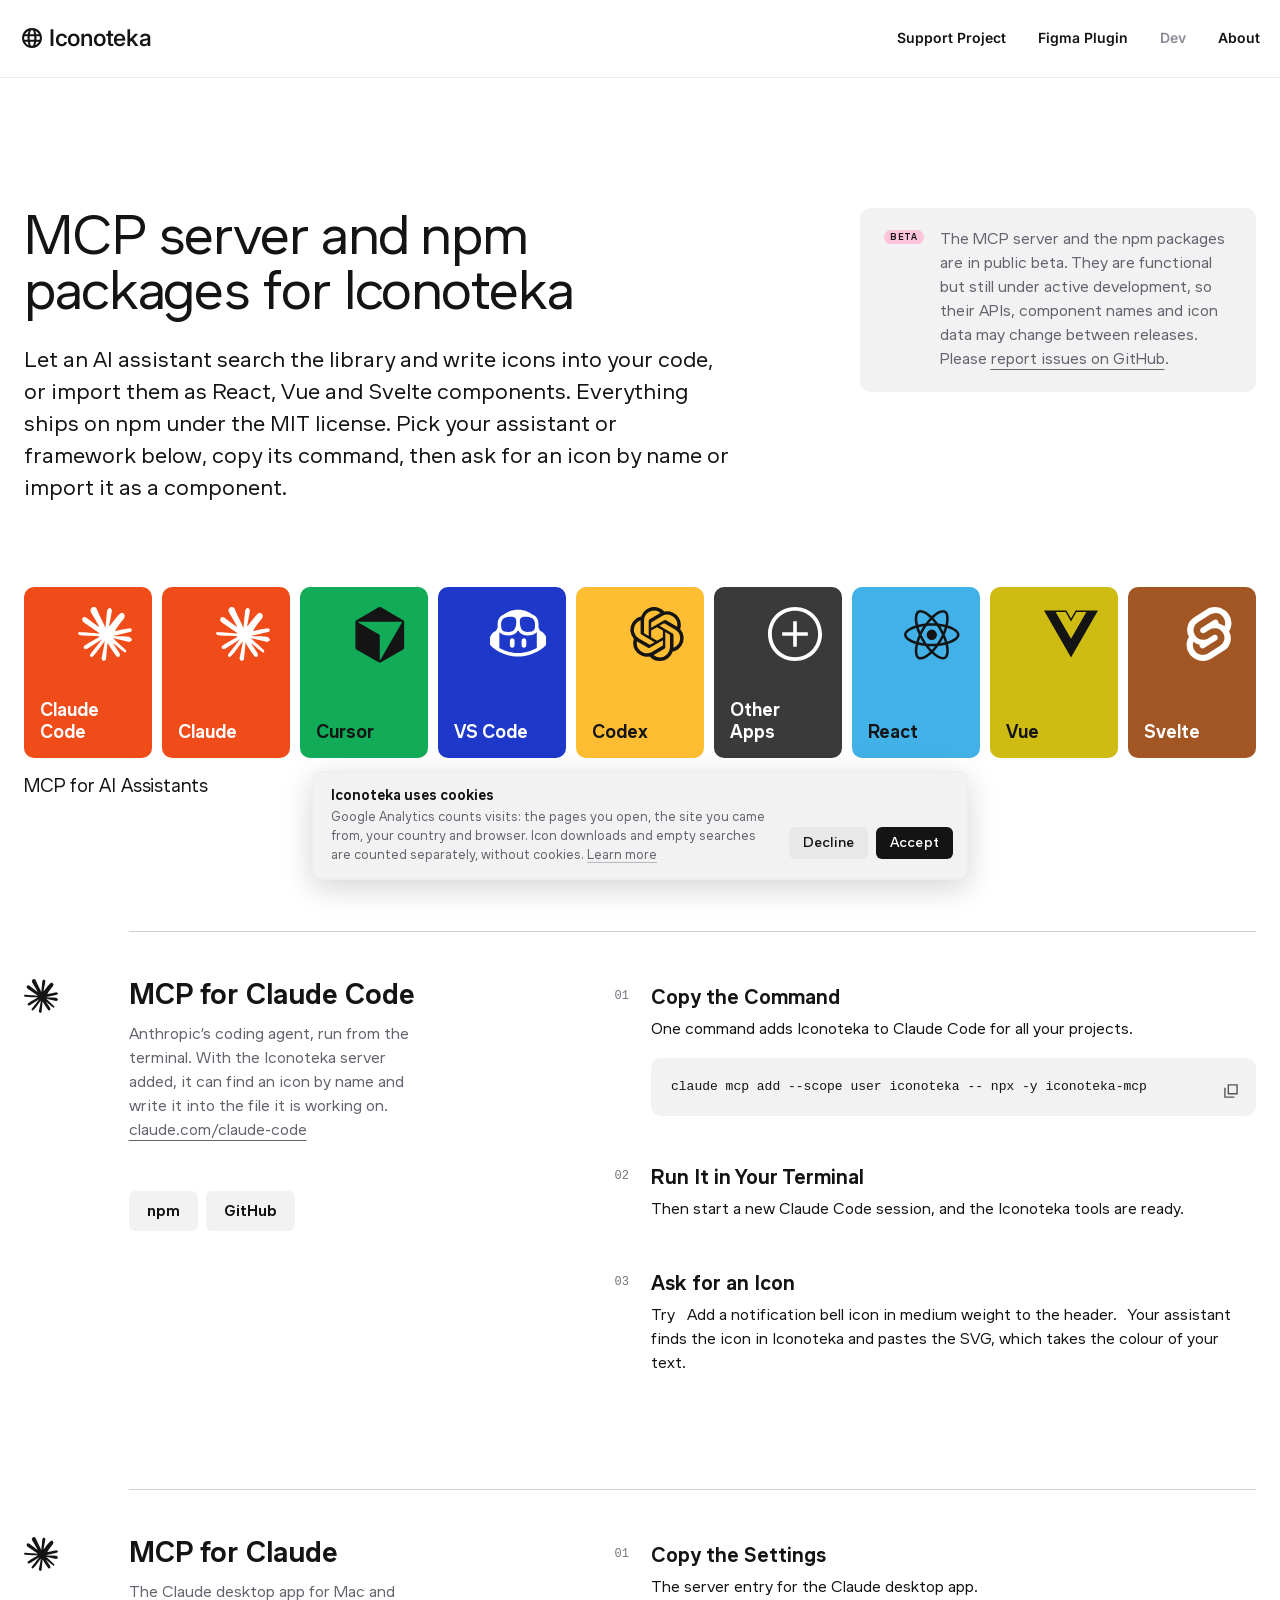
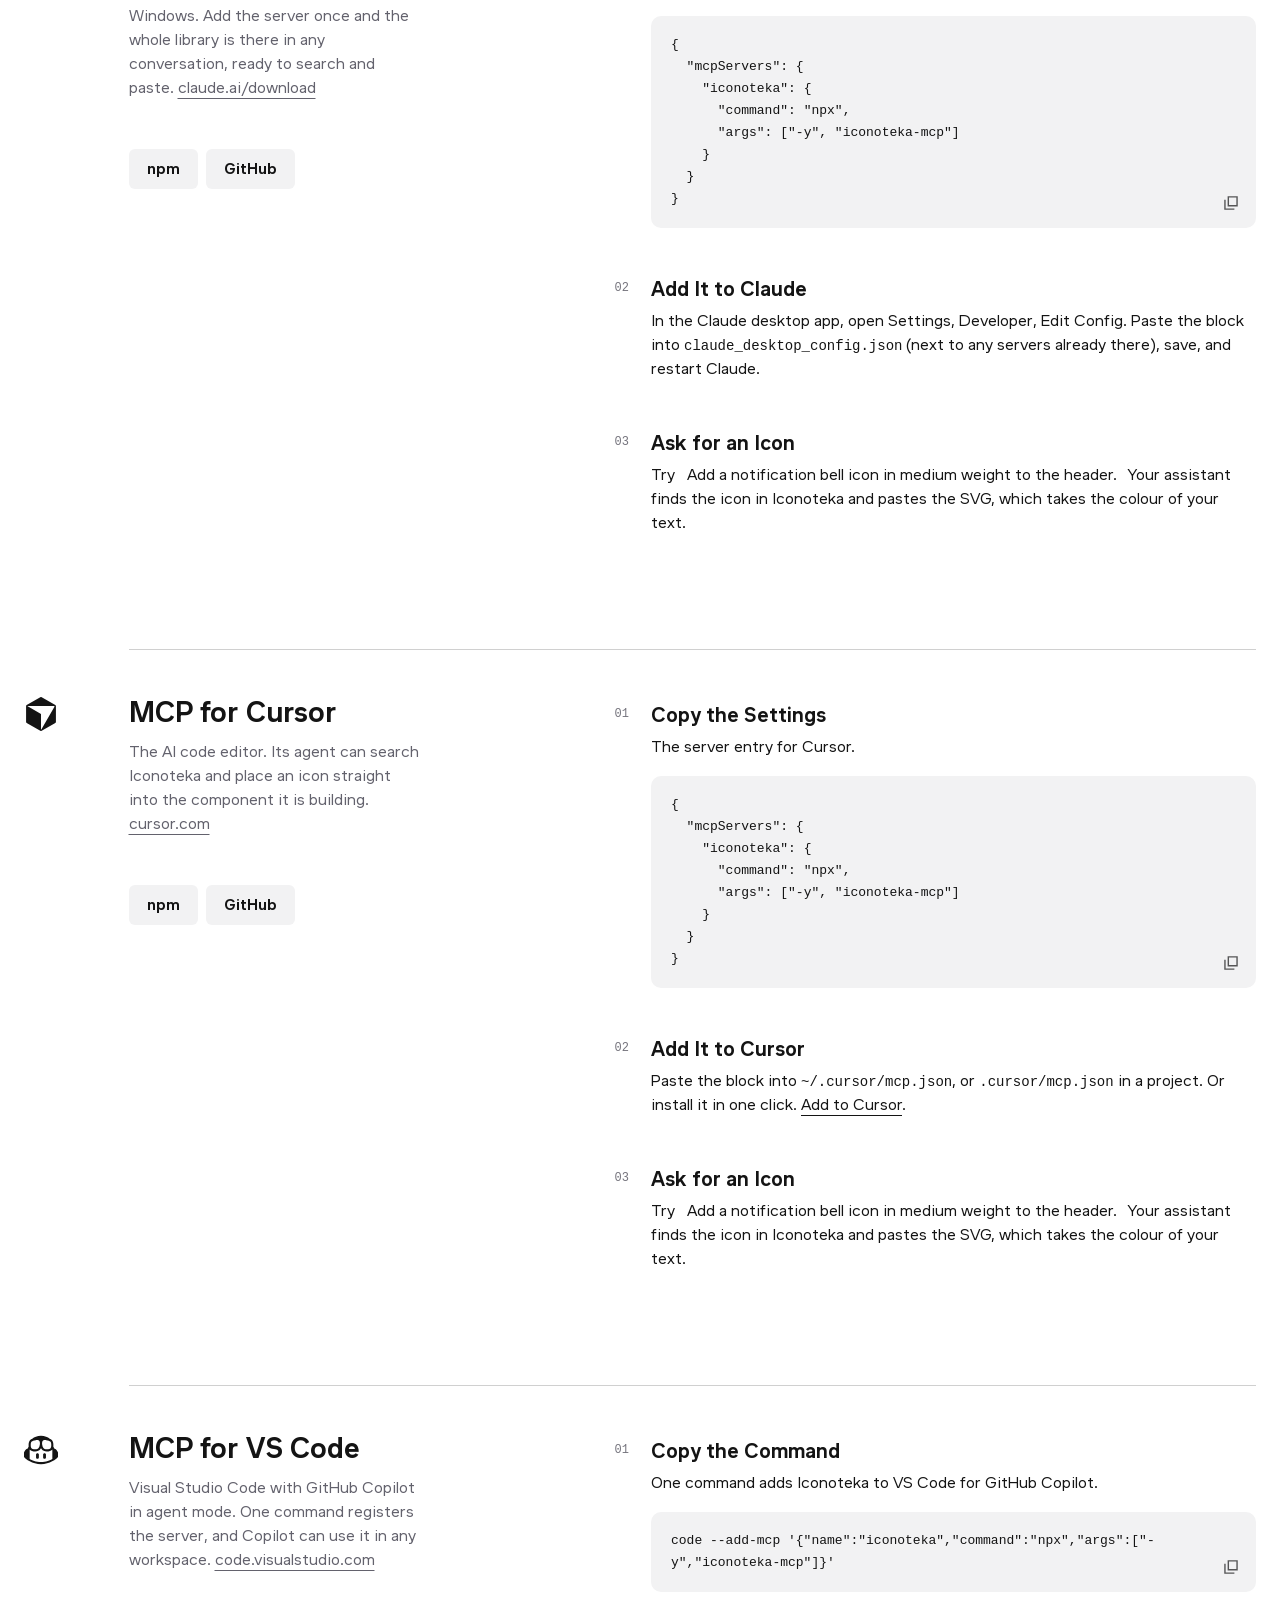
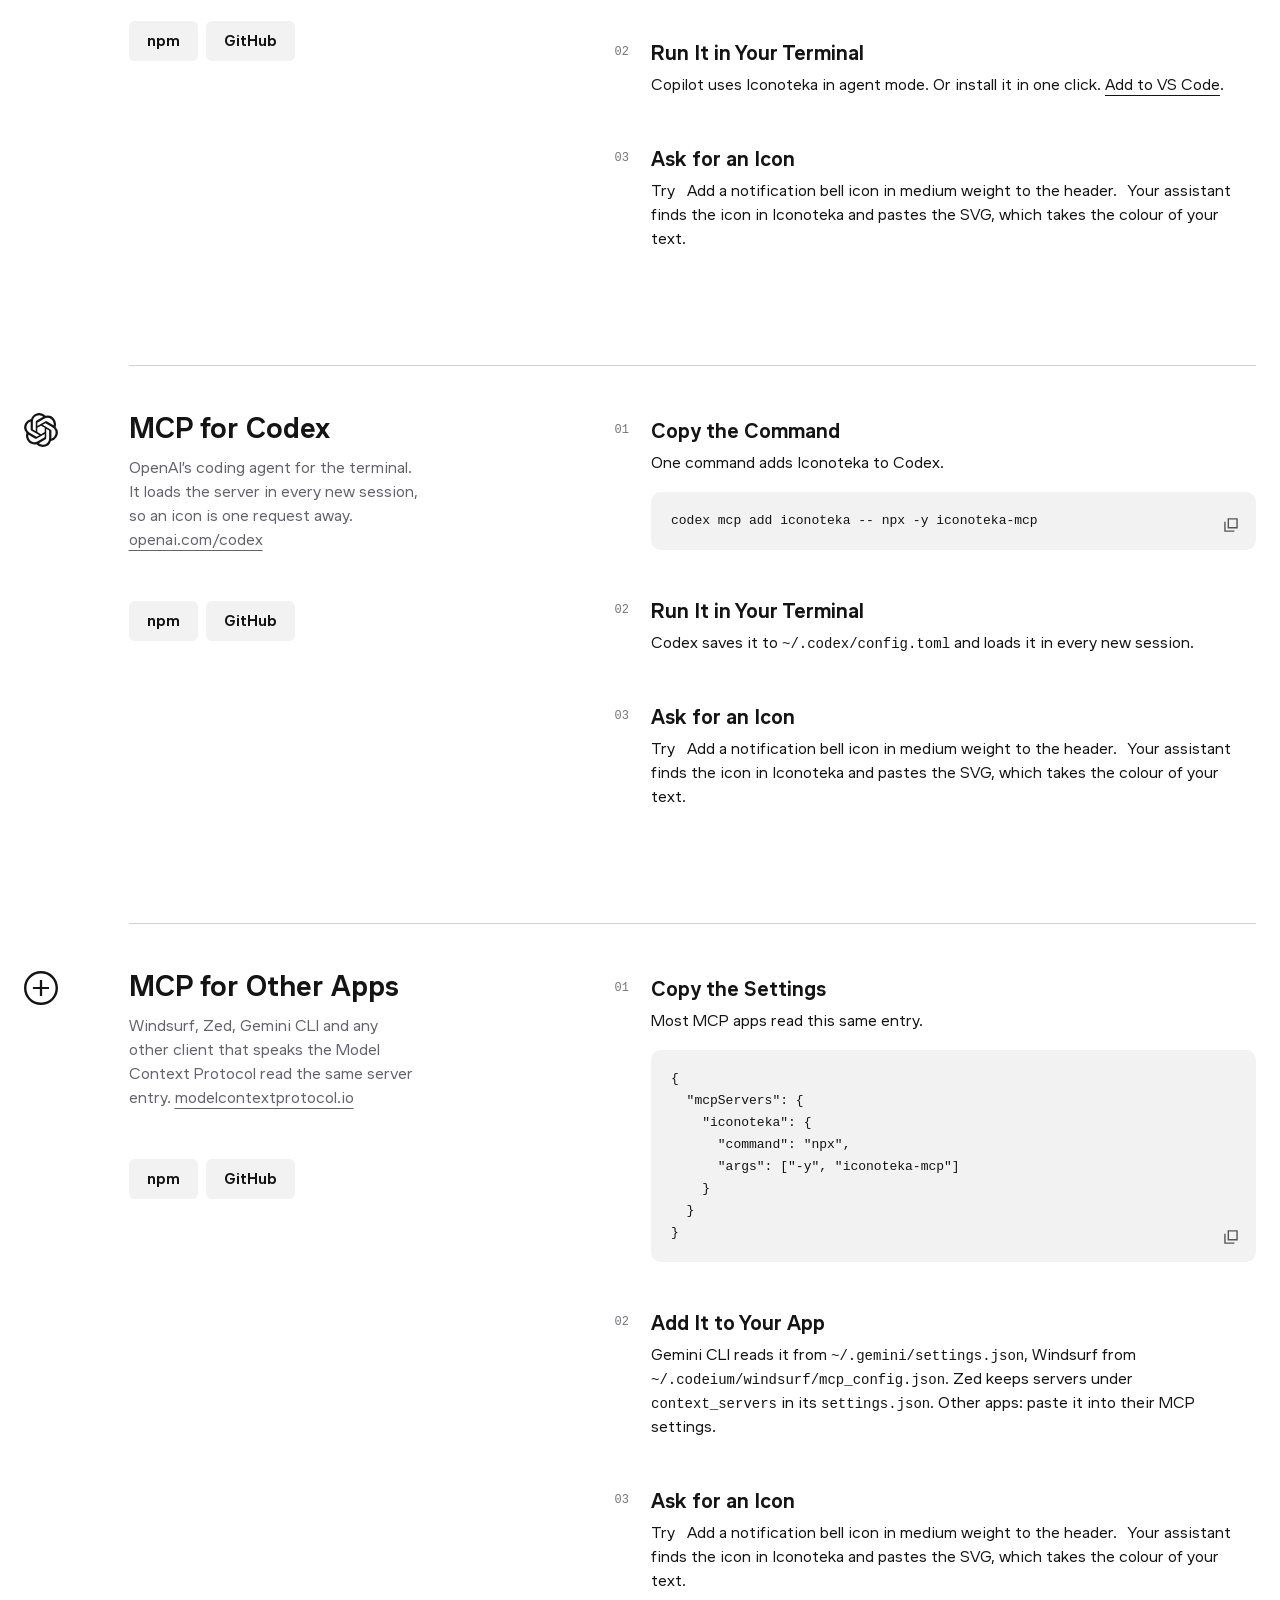
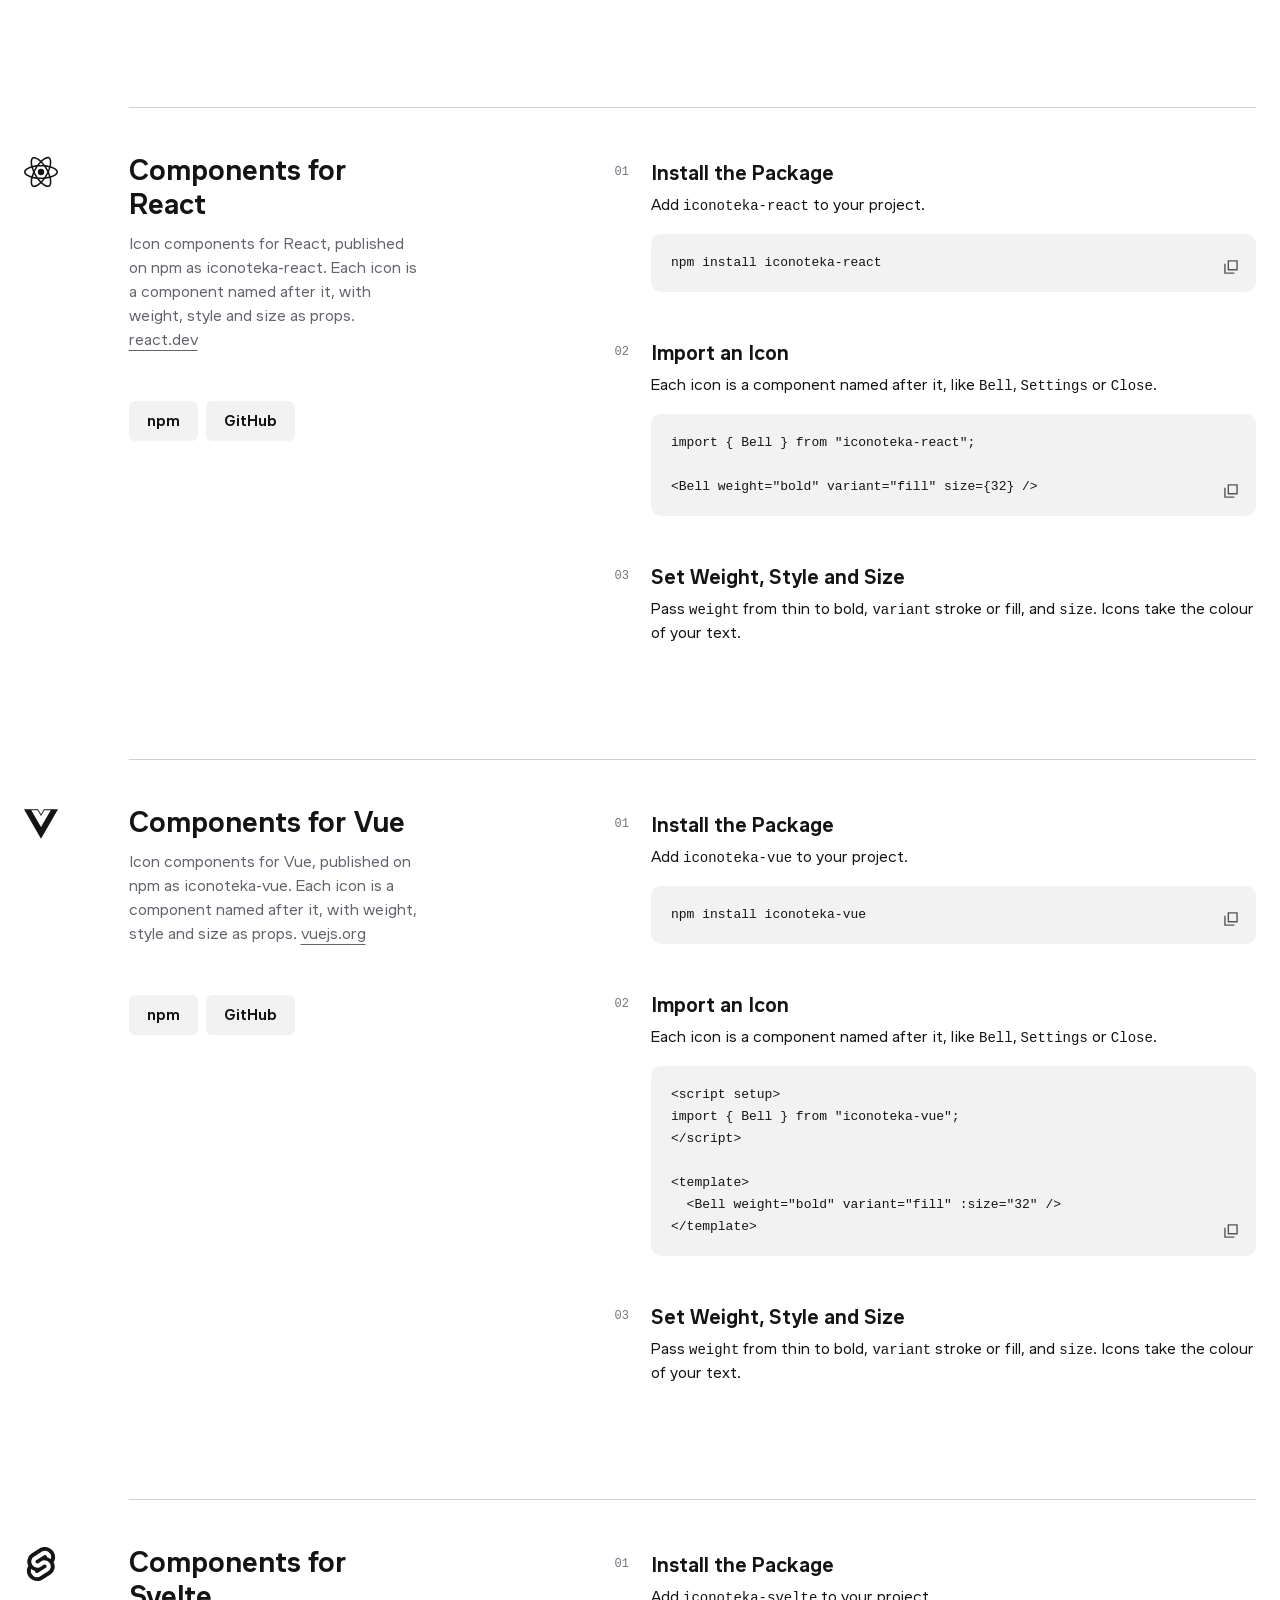
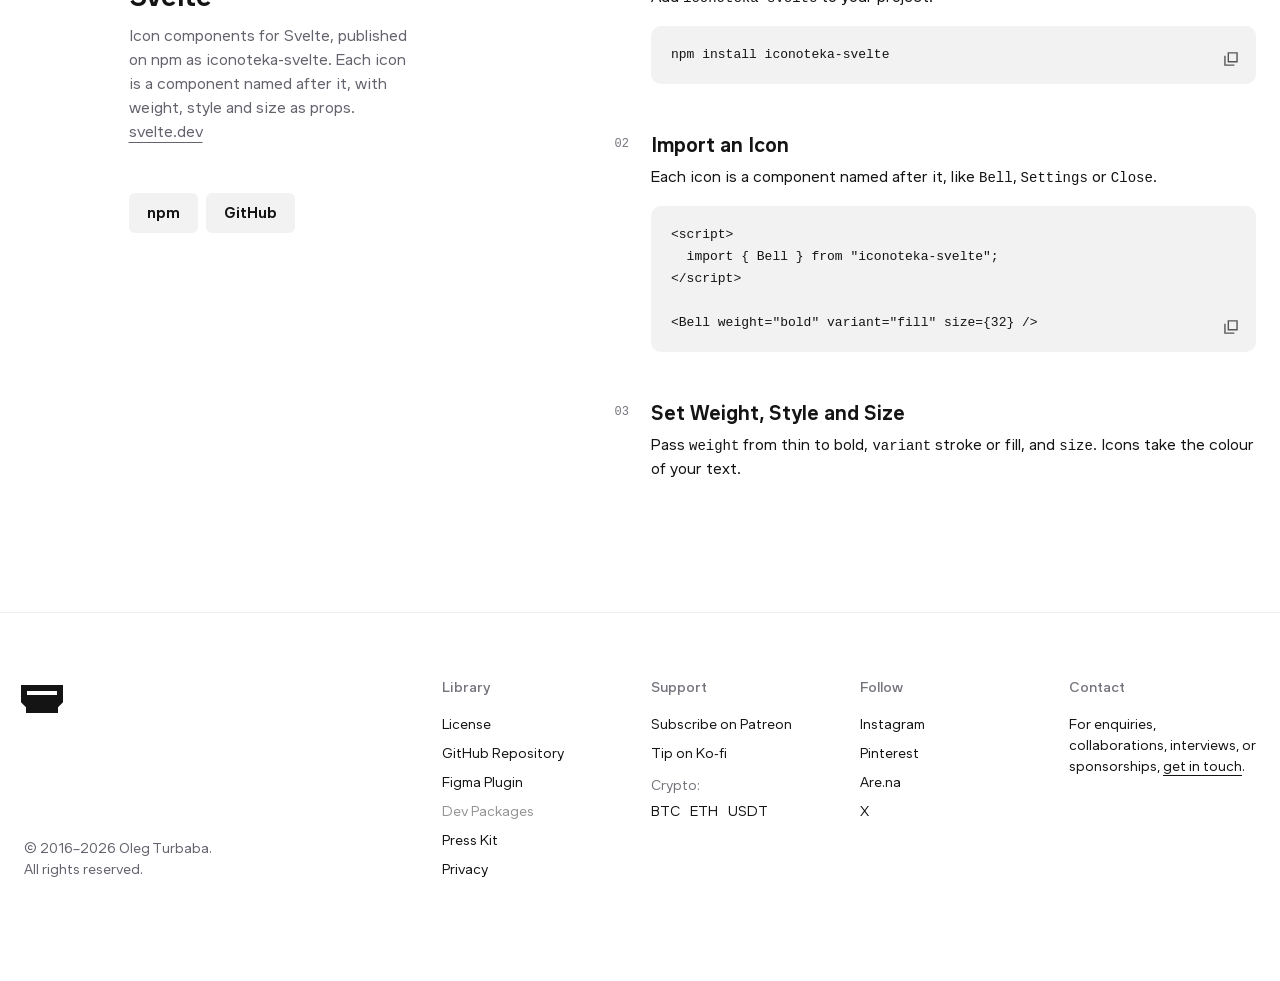
<file: dev/index.html>
<!DOCTYPE html>
<html lang="en">
<head>
<meta charset="UTF-8"/>
<title>Iconoteka for Developers</title>
<meta name="robots" content="noindex"/>
<meta http-equiv="refresh" content="0; url=/dev.html"/>
<link rel="canonical" href="https://iconoteka.com/dev.html"/>
<script>location.replace('/dev.html');</script>
</head>
<body><p>Redirecting to <a href="/dev.html">the Dev page</a>…</p></body>
</html>
</file>
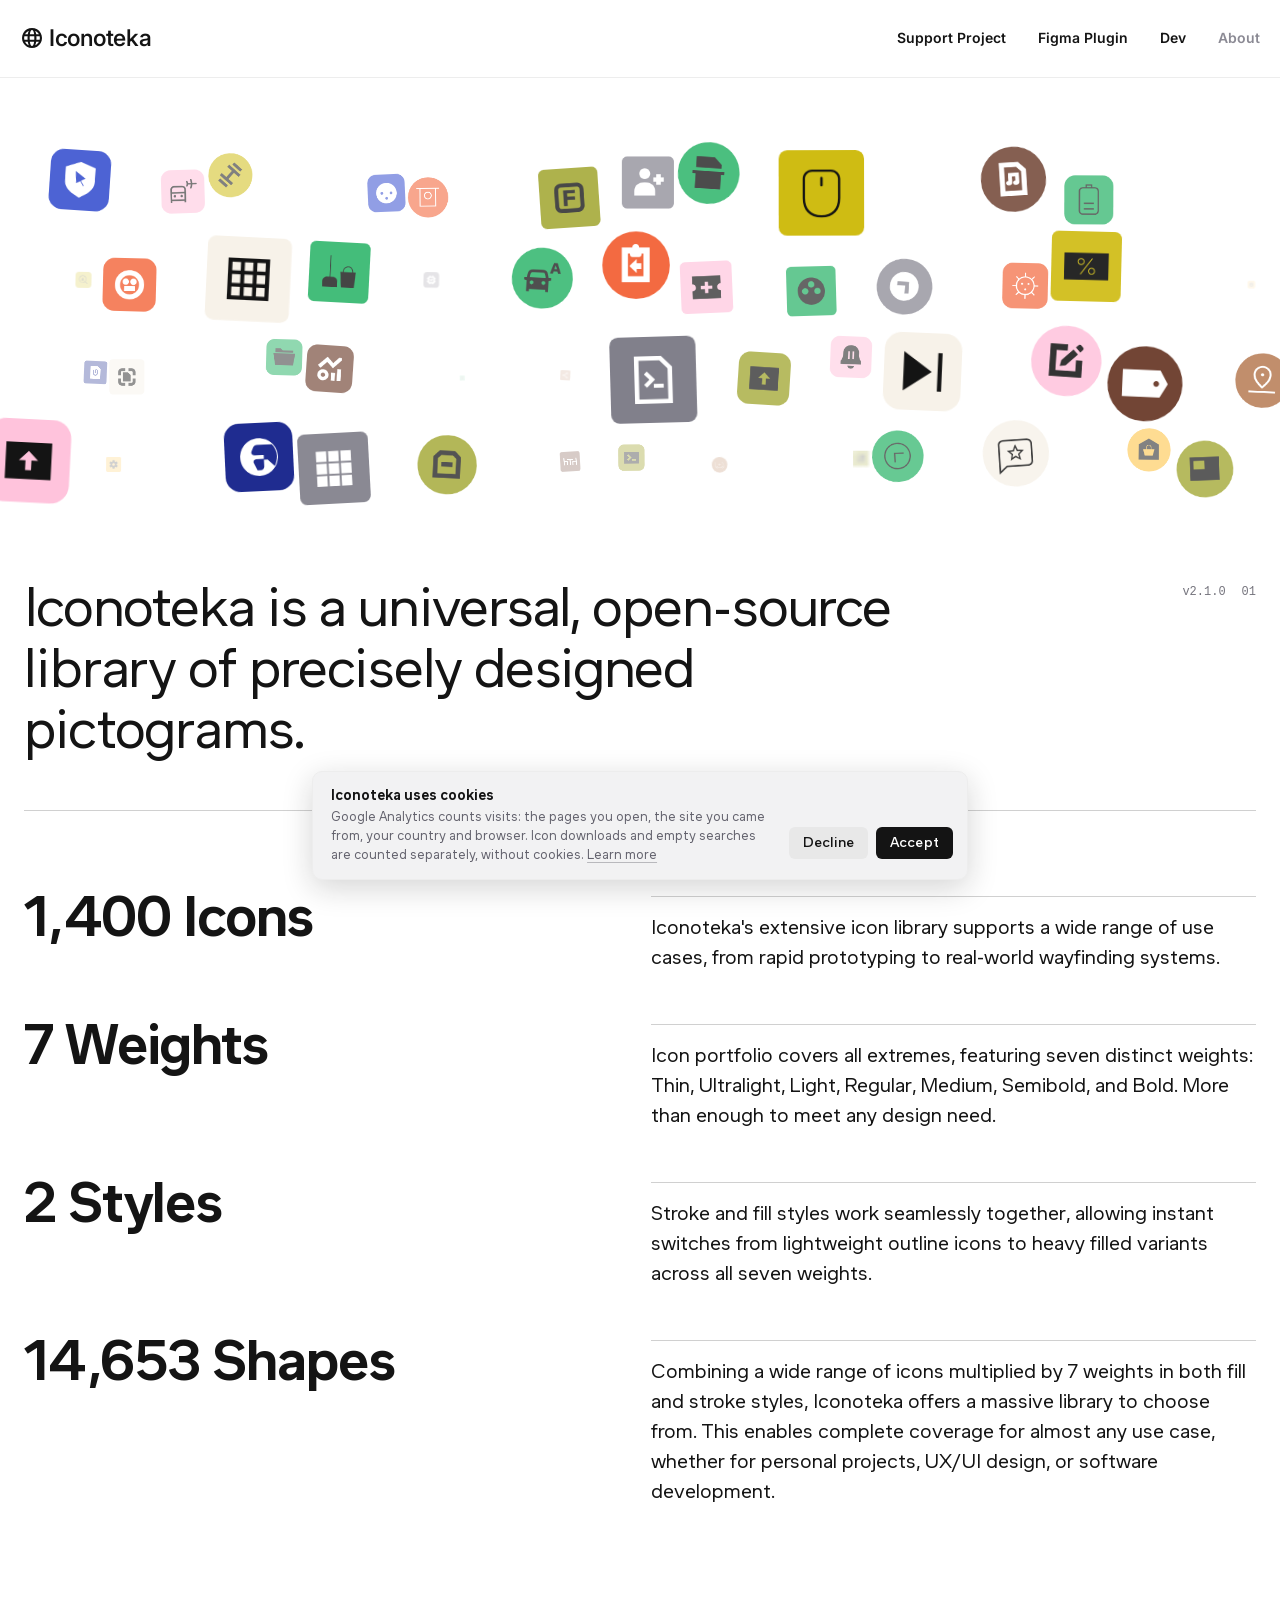
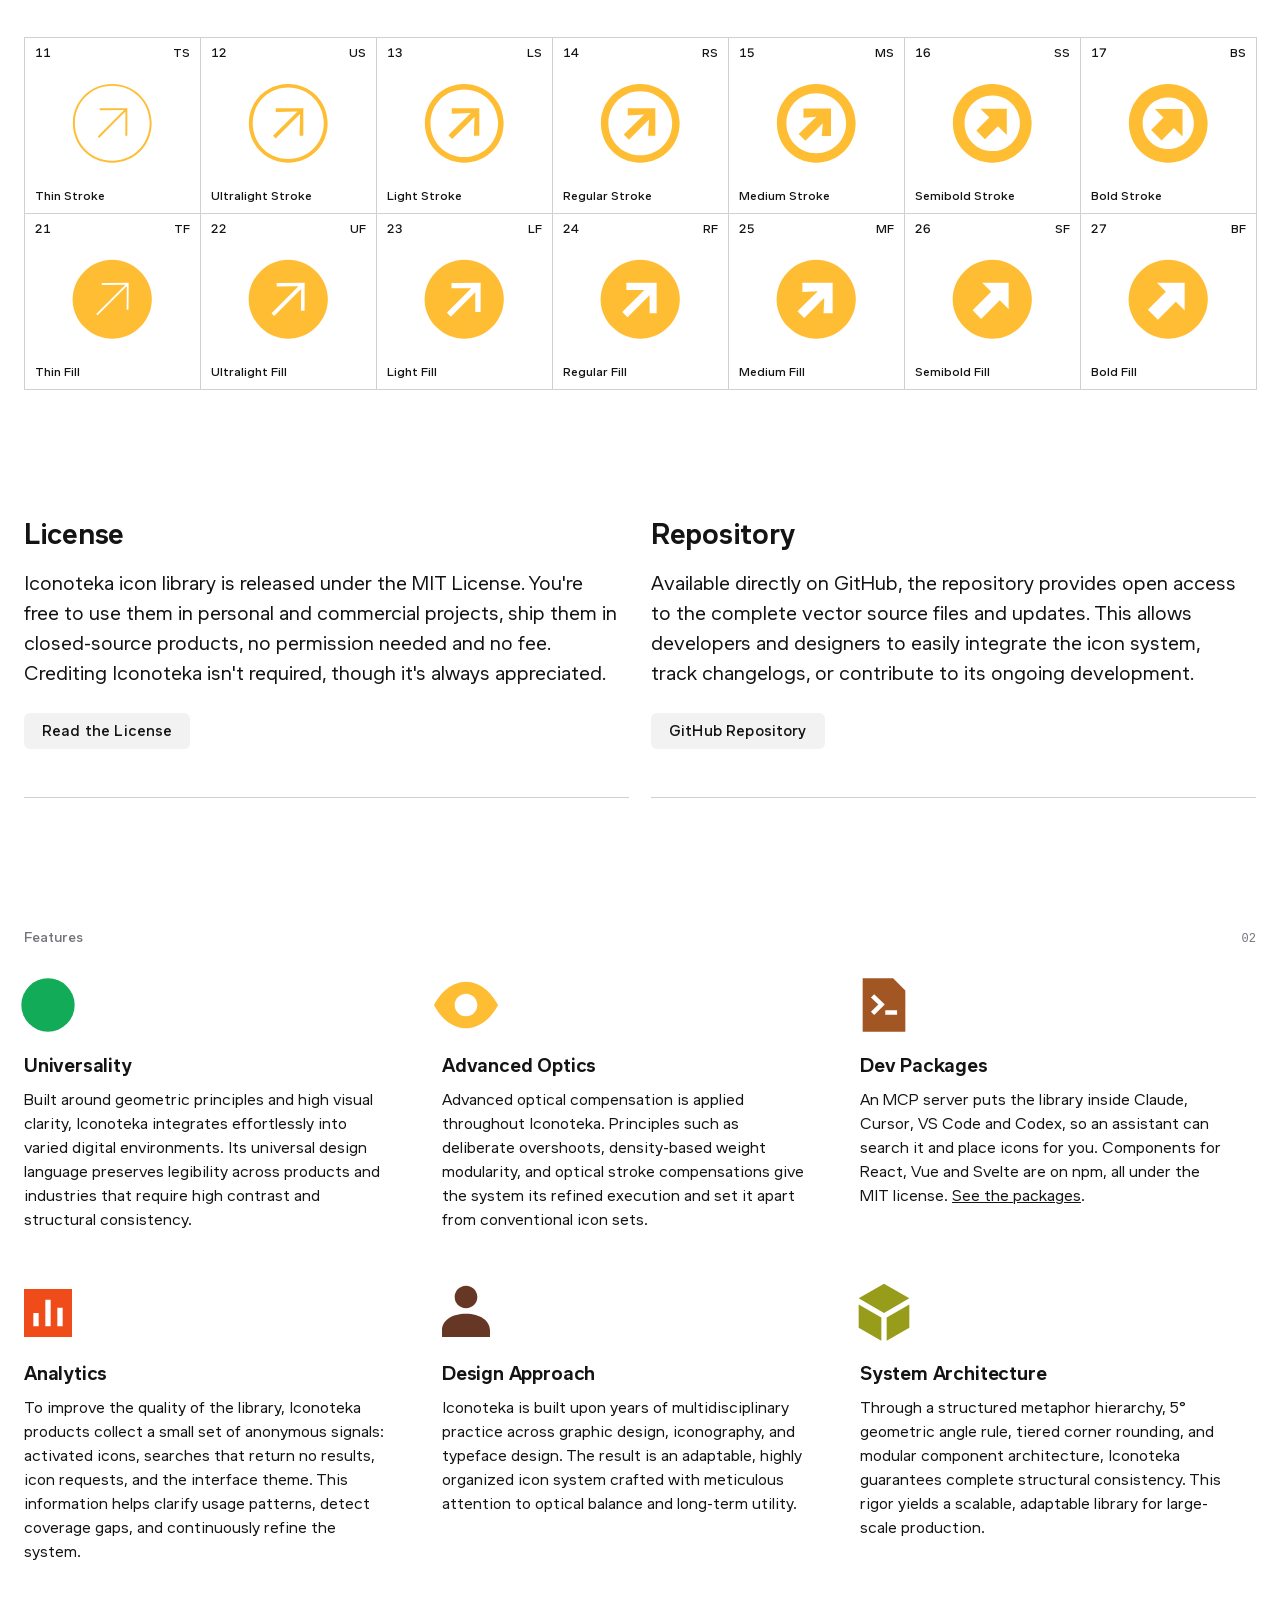
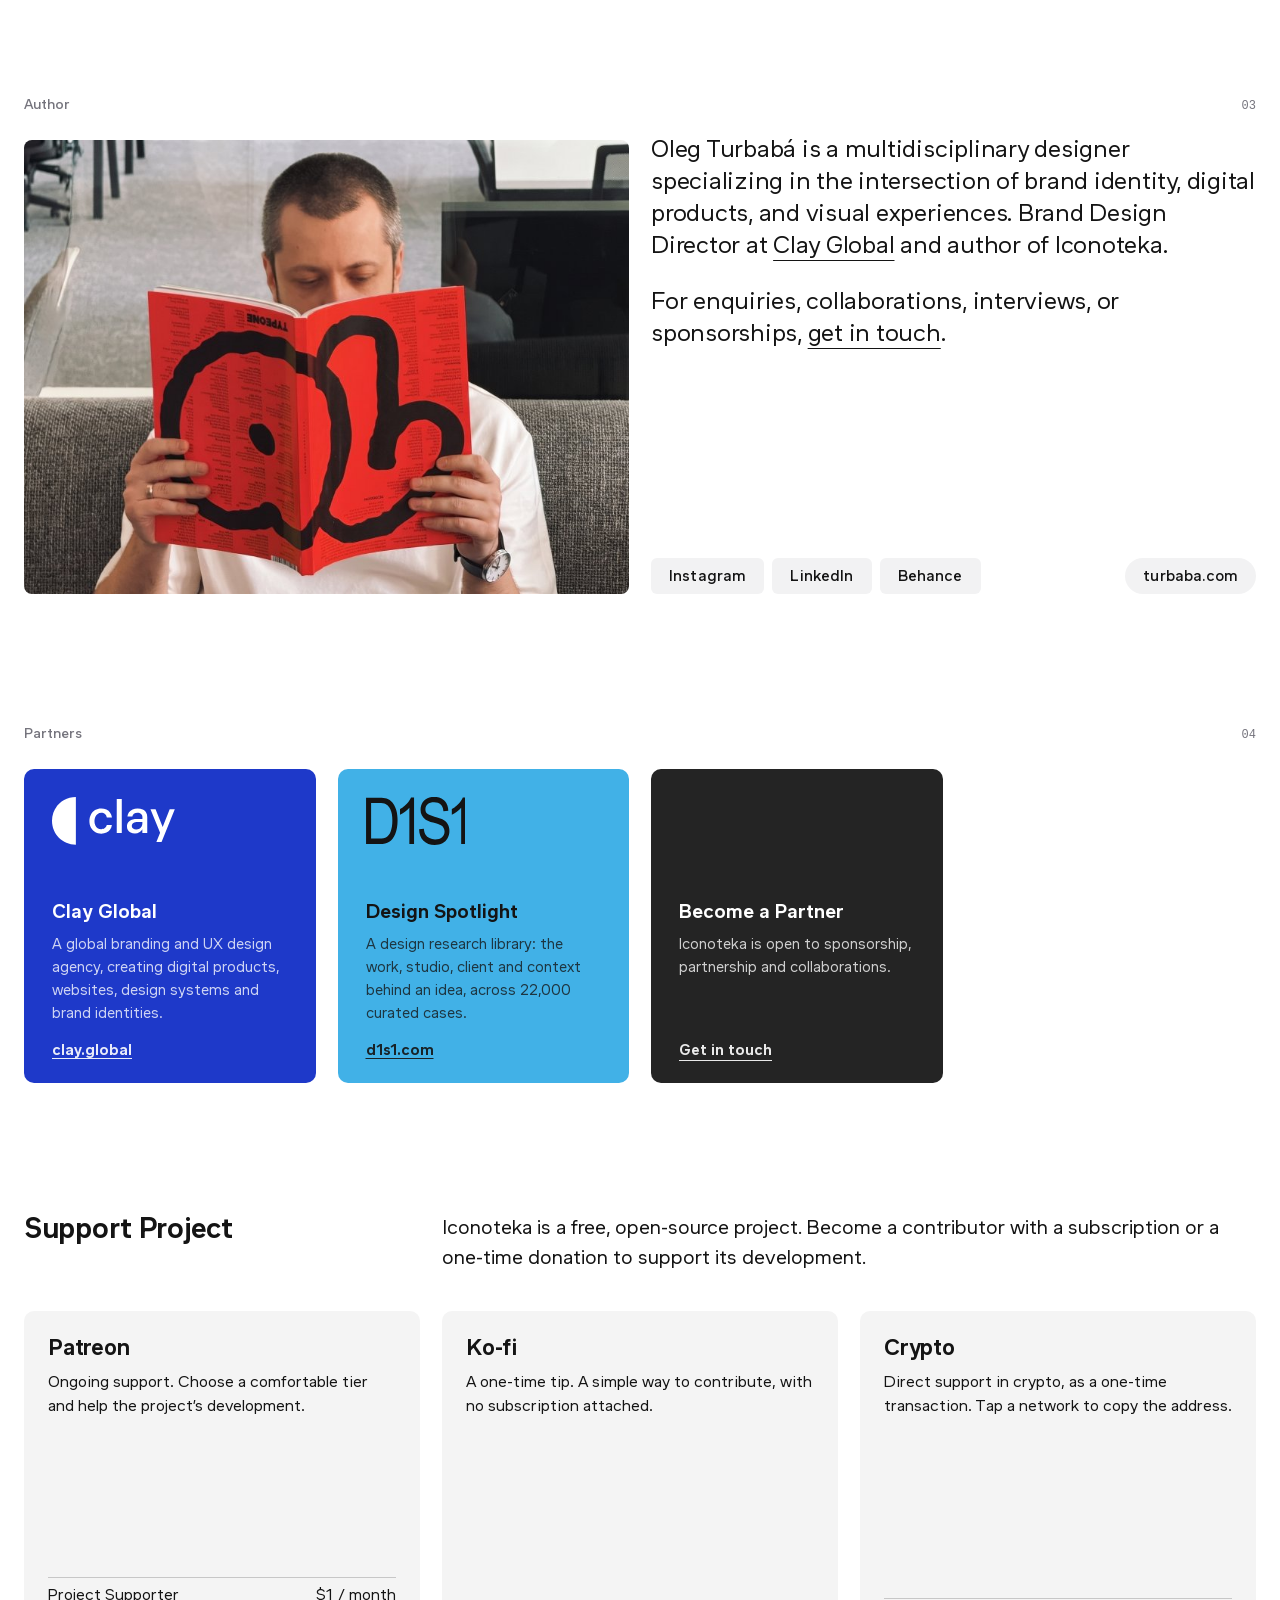
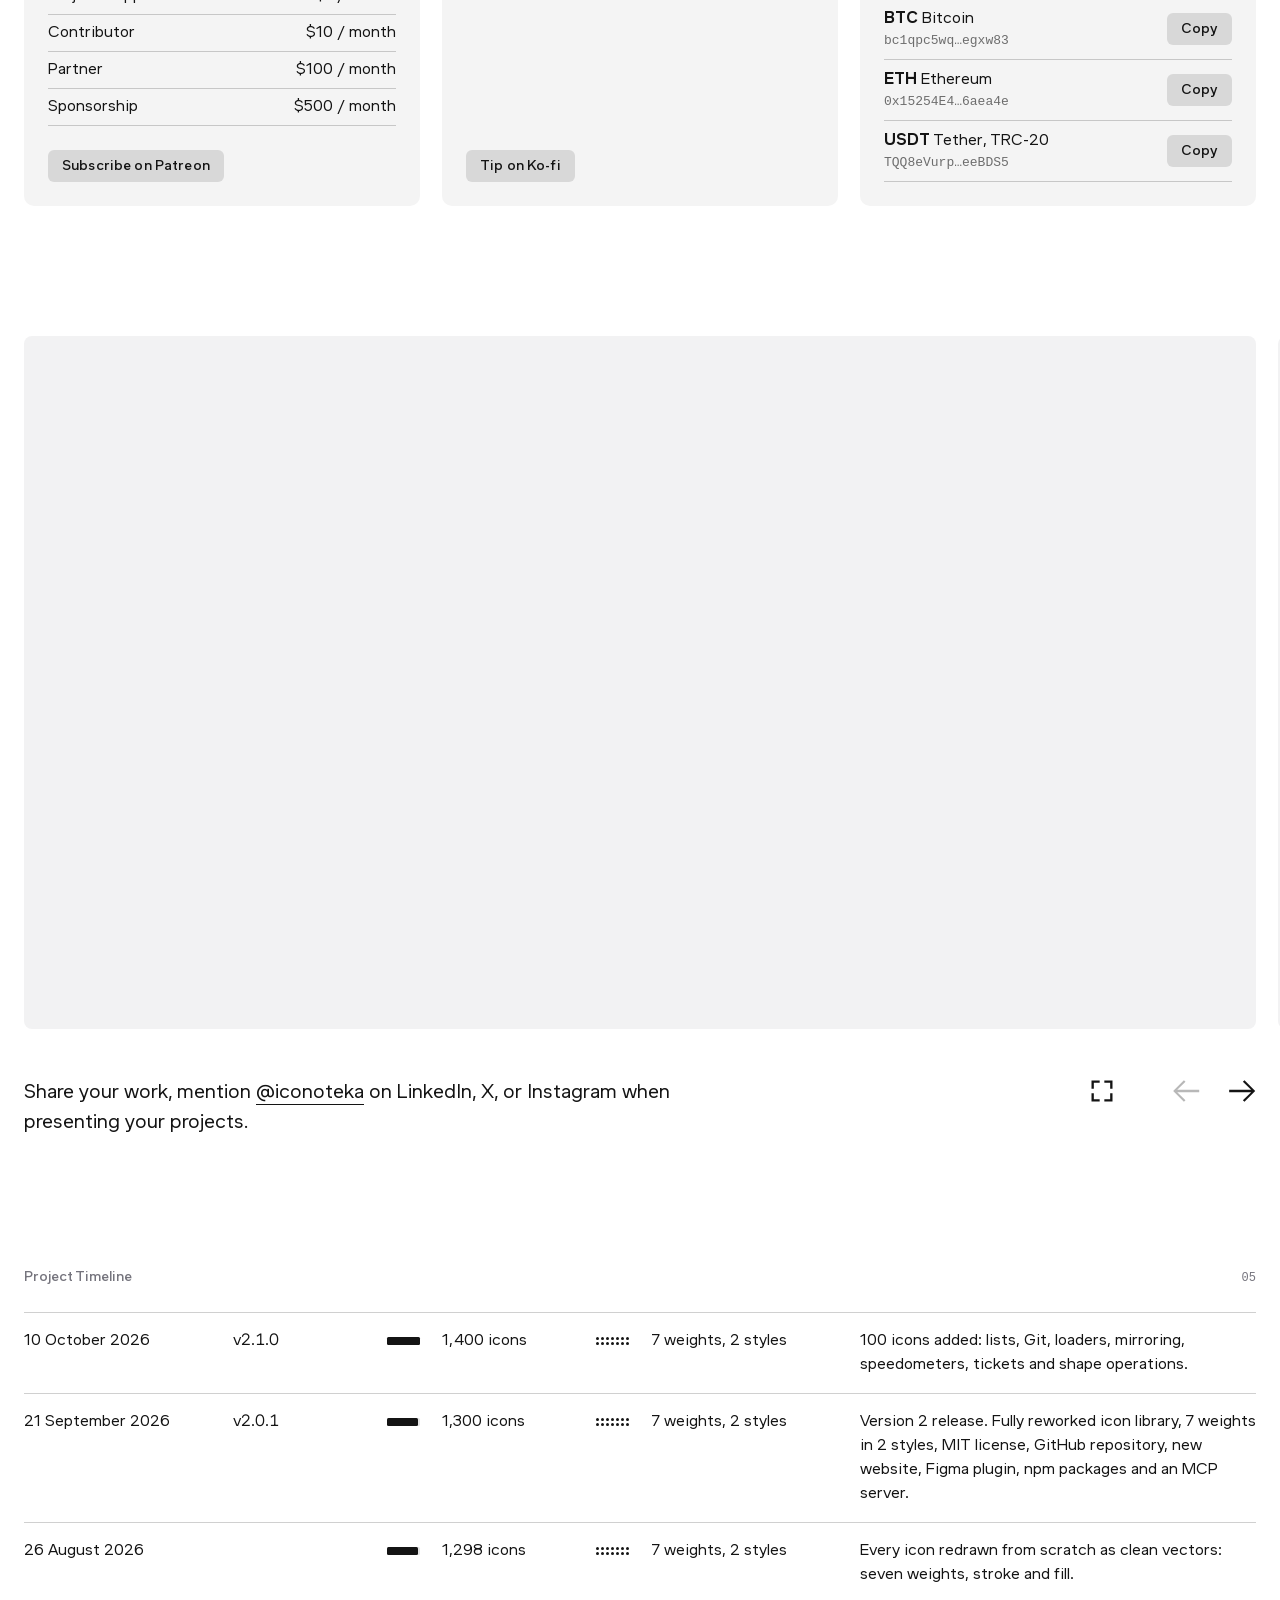
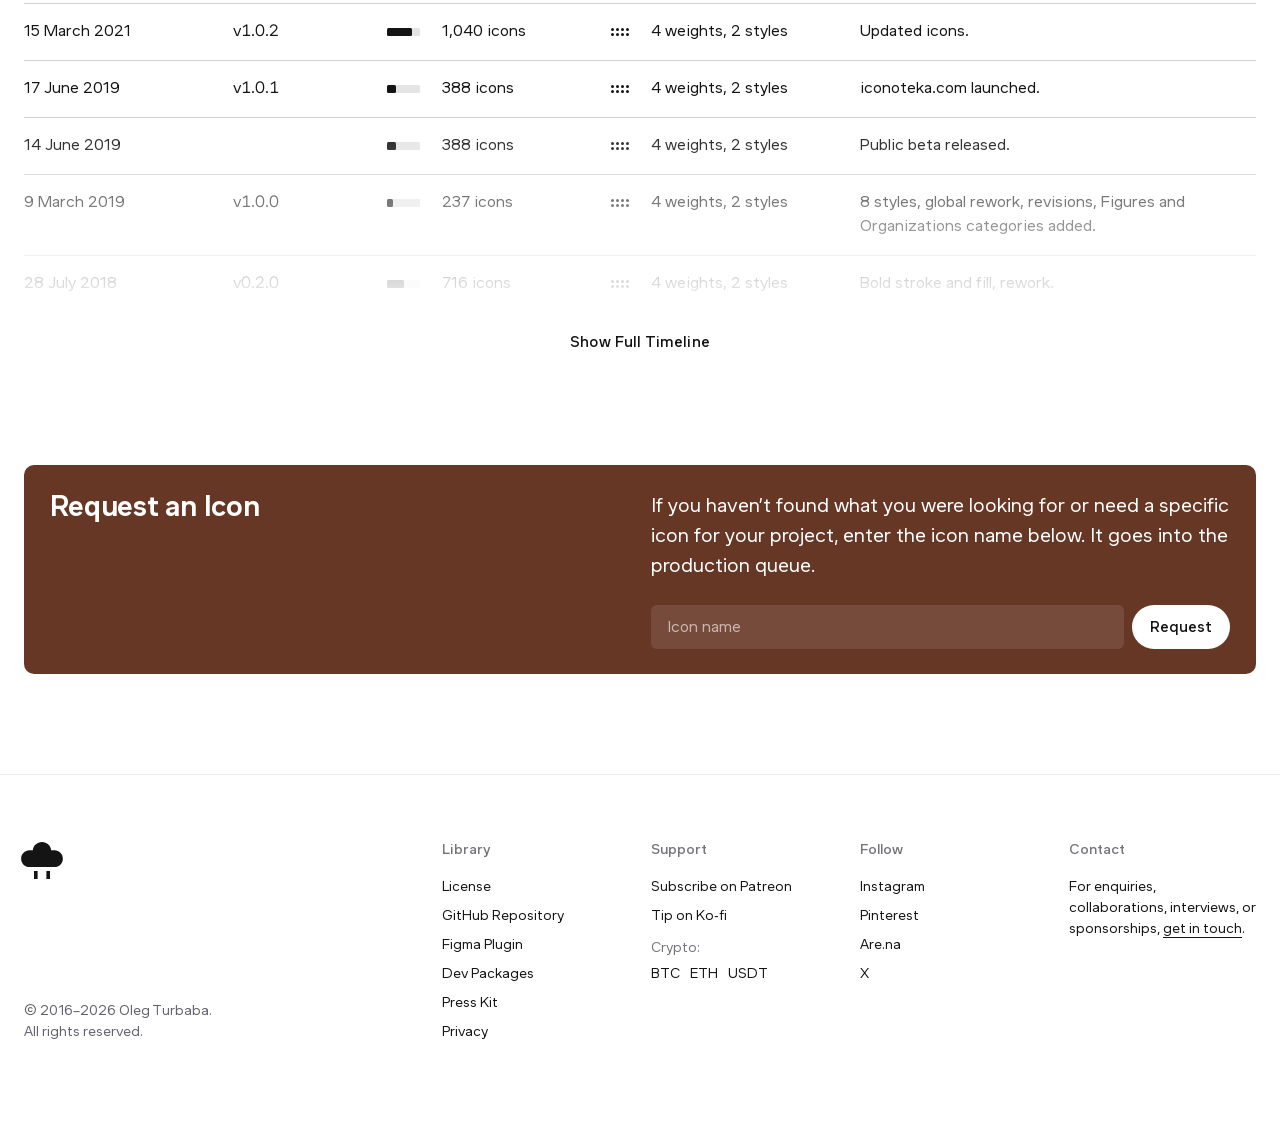
<file: gallery/index.html>
<!DOCTYPE html>
<html lang="en">
<head>
<meta charset="UTF-8"/>
<title>Iconoteka Gallery</title>
<meta name="robots" content="noindex"/>
<meta http-equiv="refresh" content="0; url=/about.html#gallery"/>
<link rel="canonical" href="https://iconoteka.com/about.html#gallery"/>
<script>location.replace('/about.html#gallery');</script>
</head>
<body><p>Redirecting to <a href="/about.html#gallery">the Gallery</a>…</p></body>
</html>
</file>
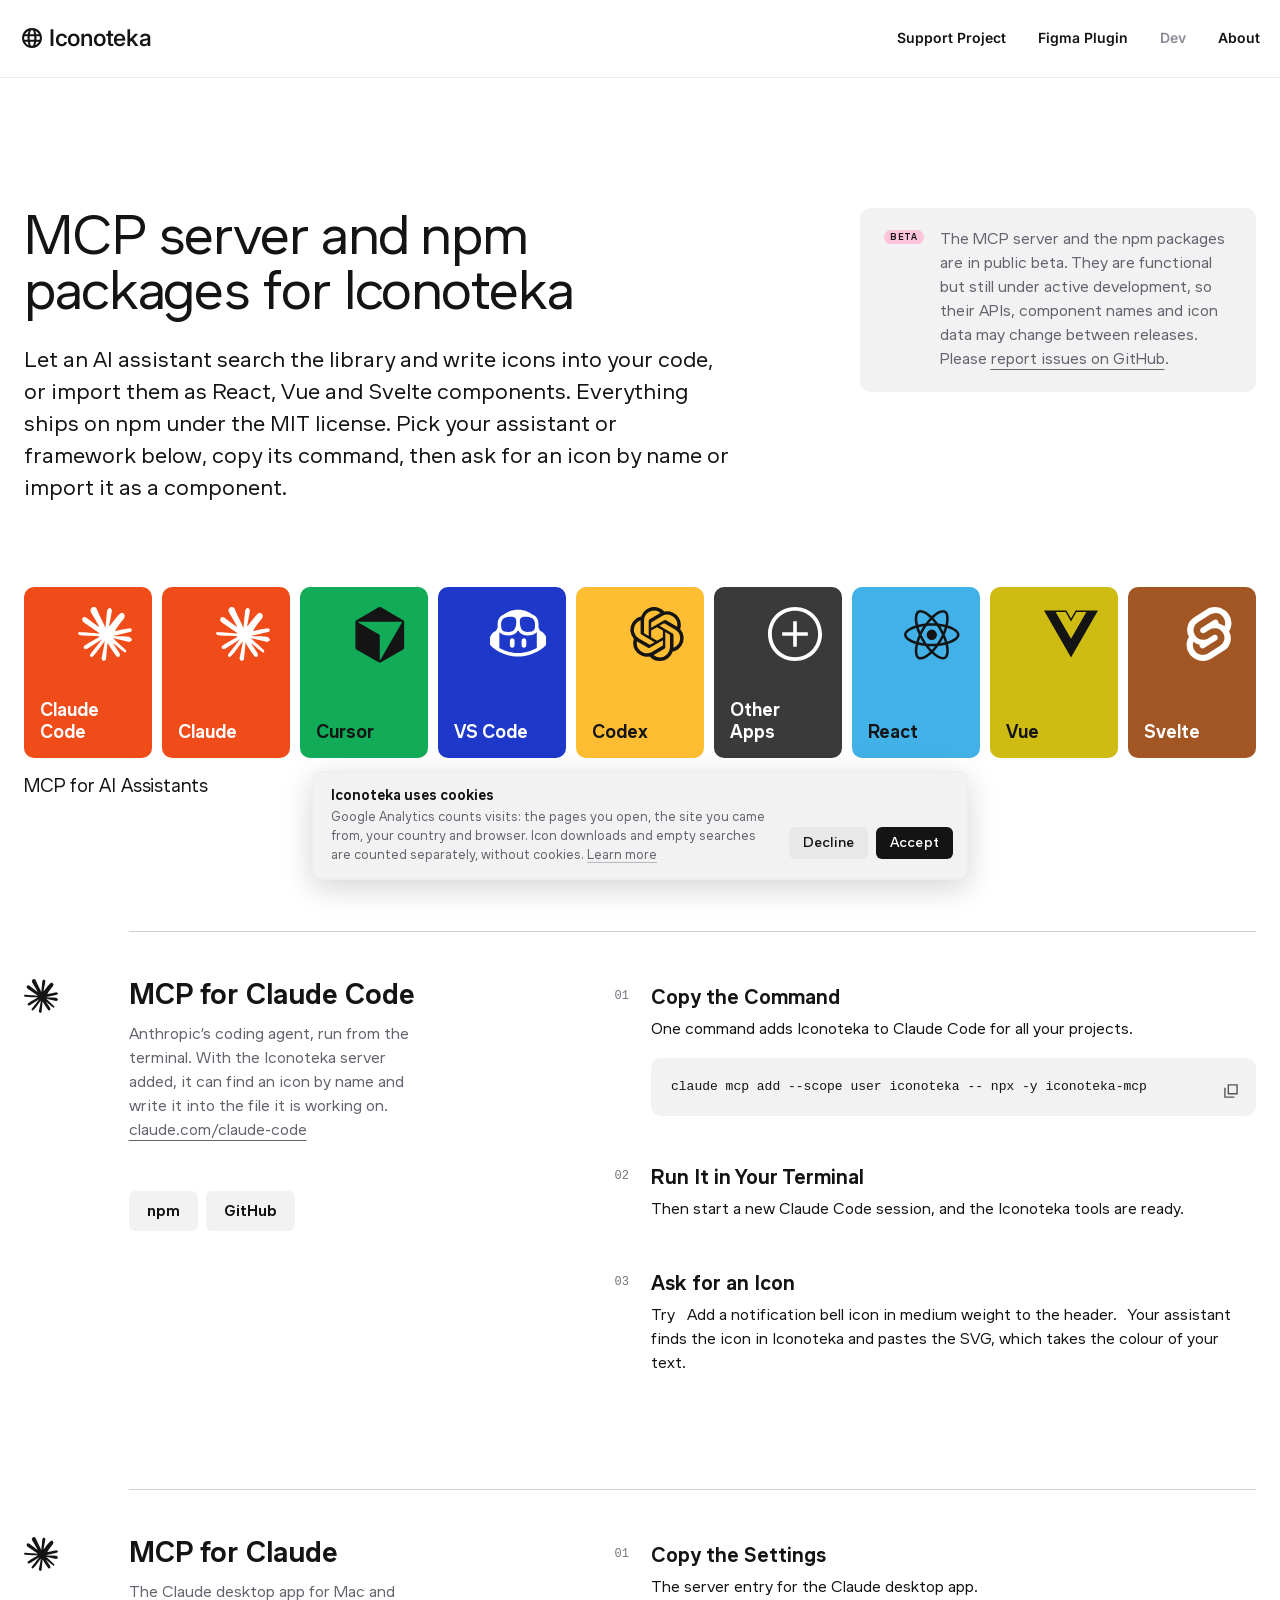
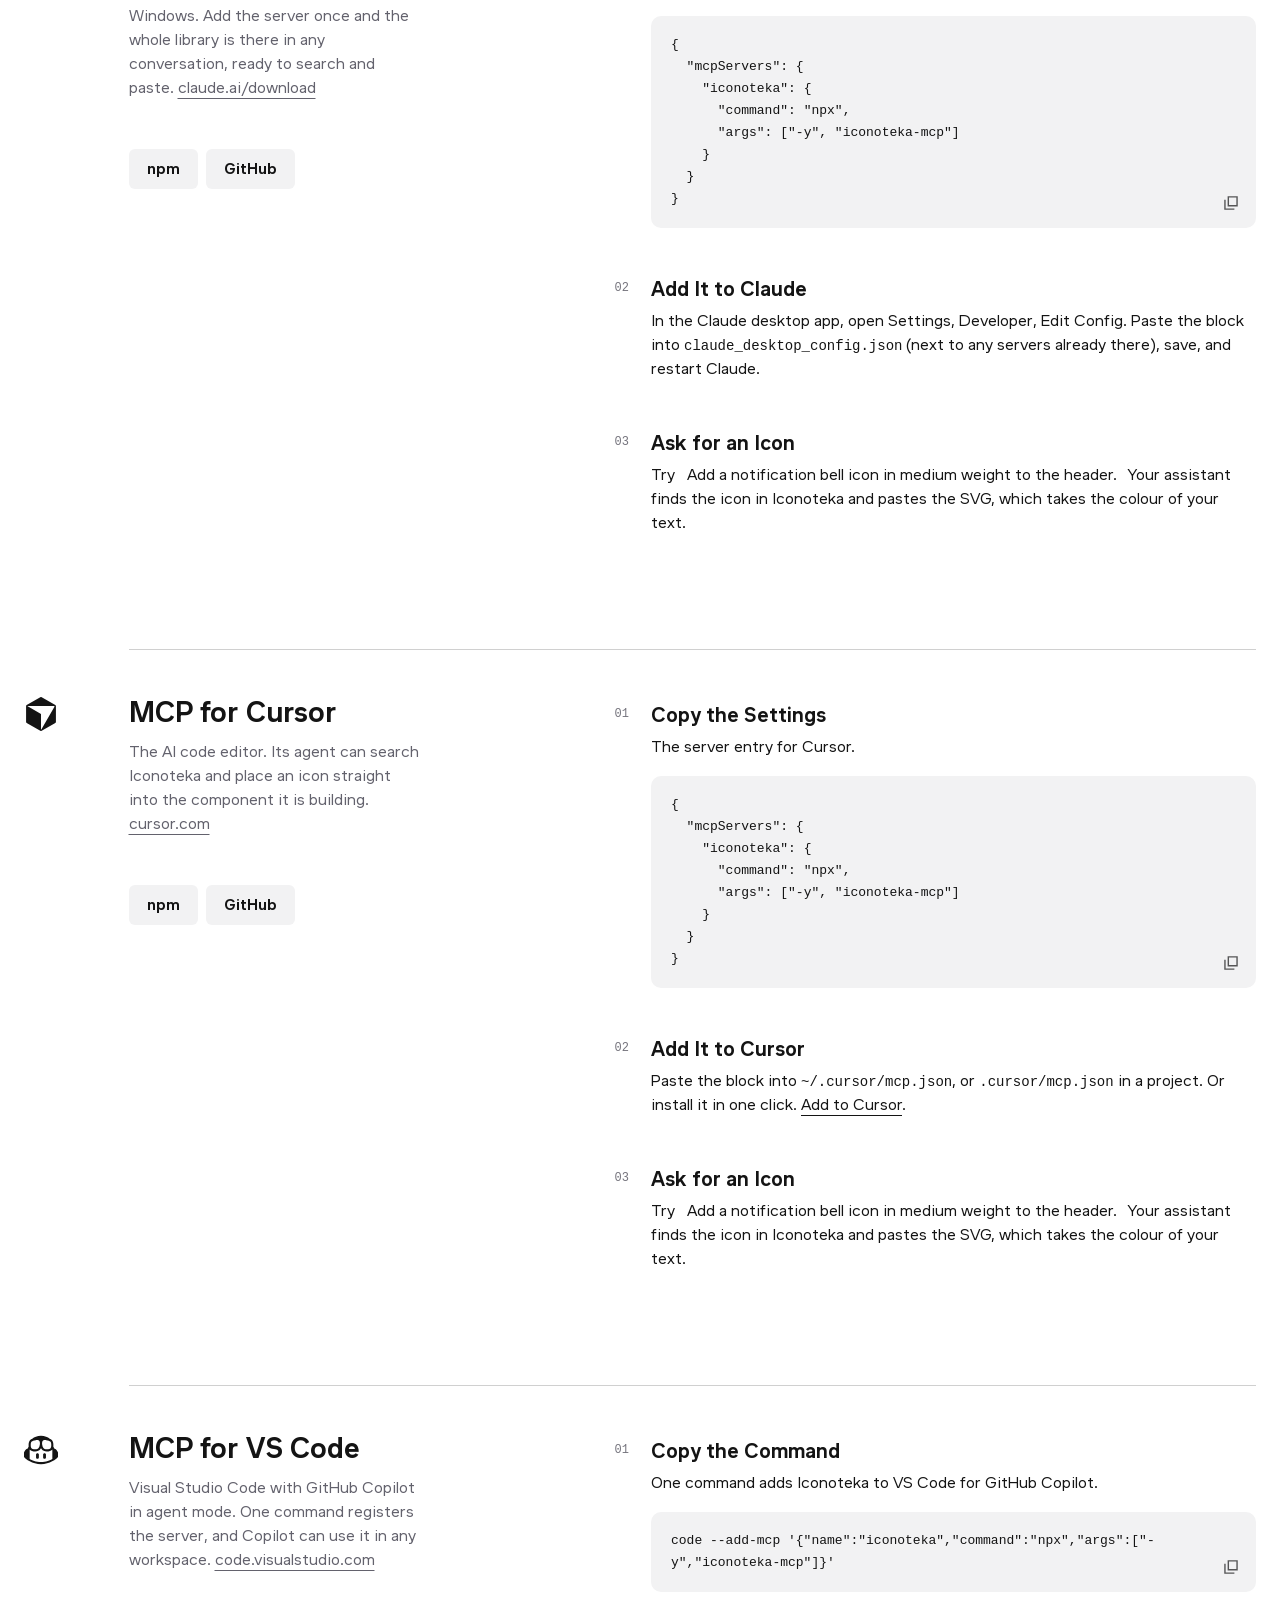
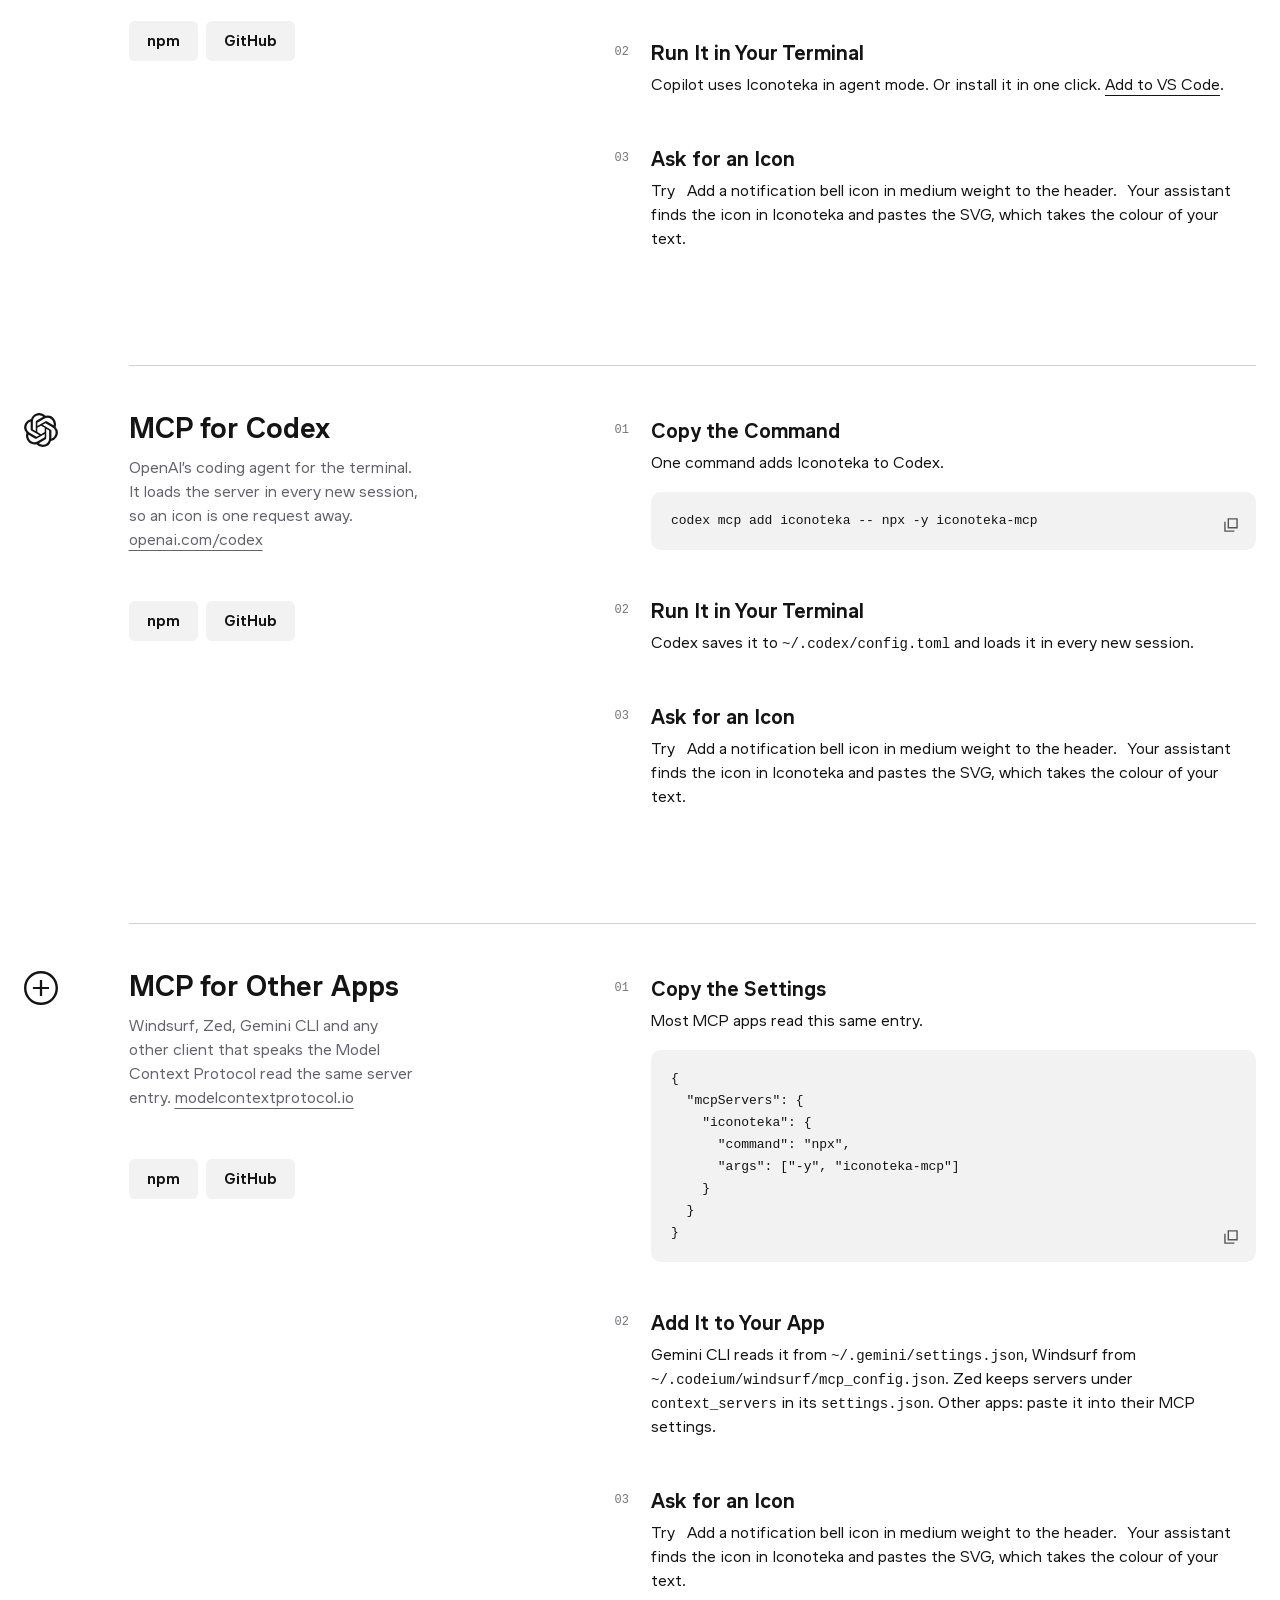
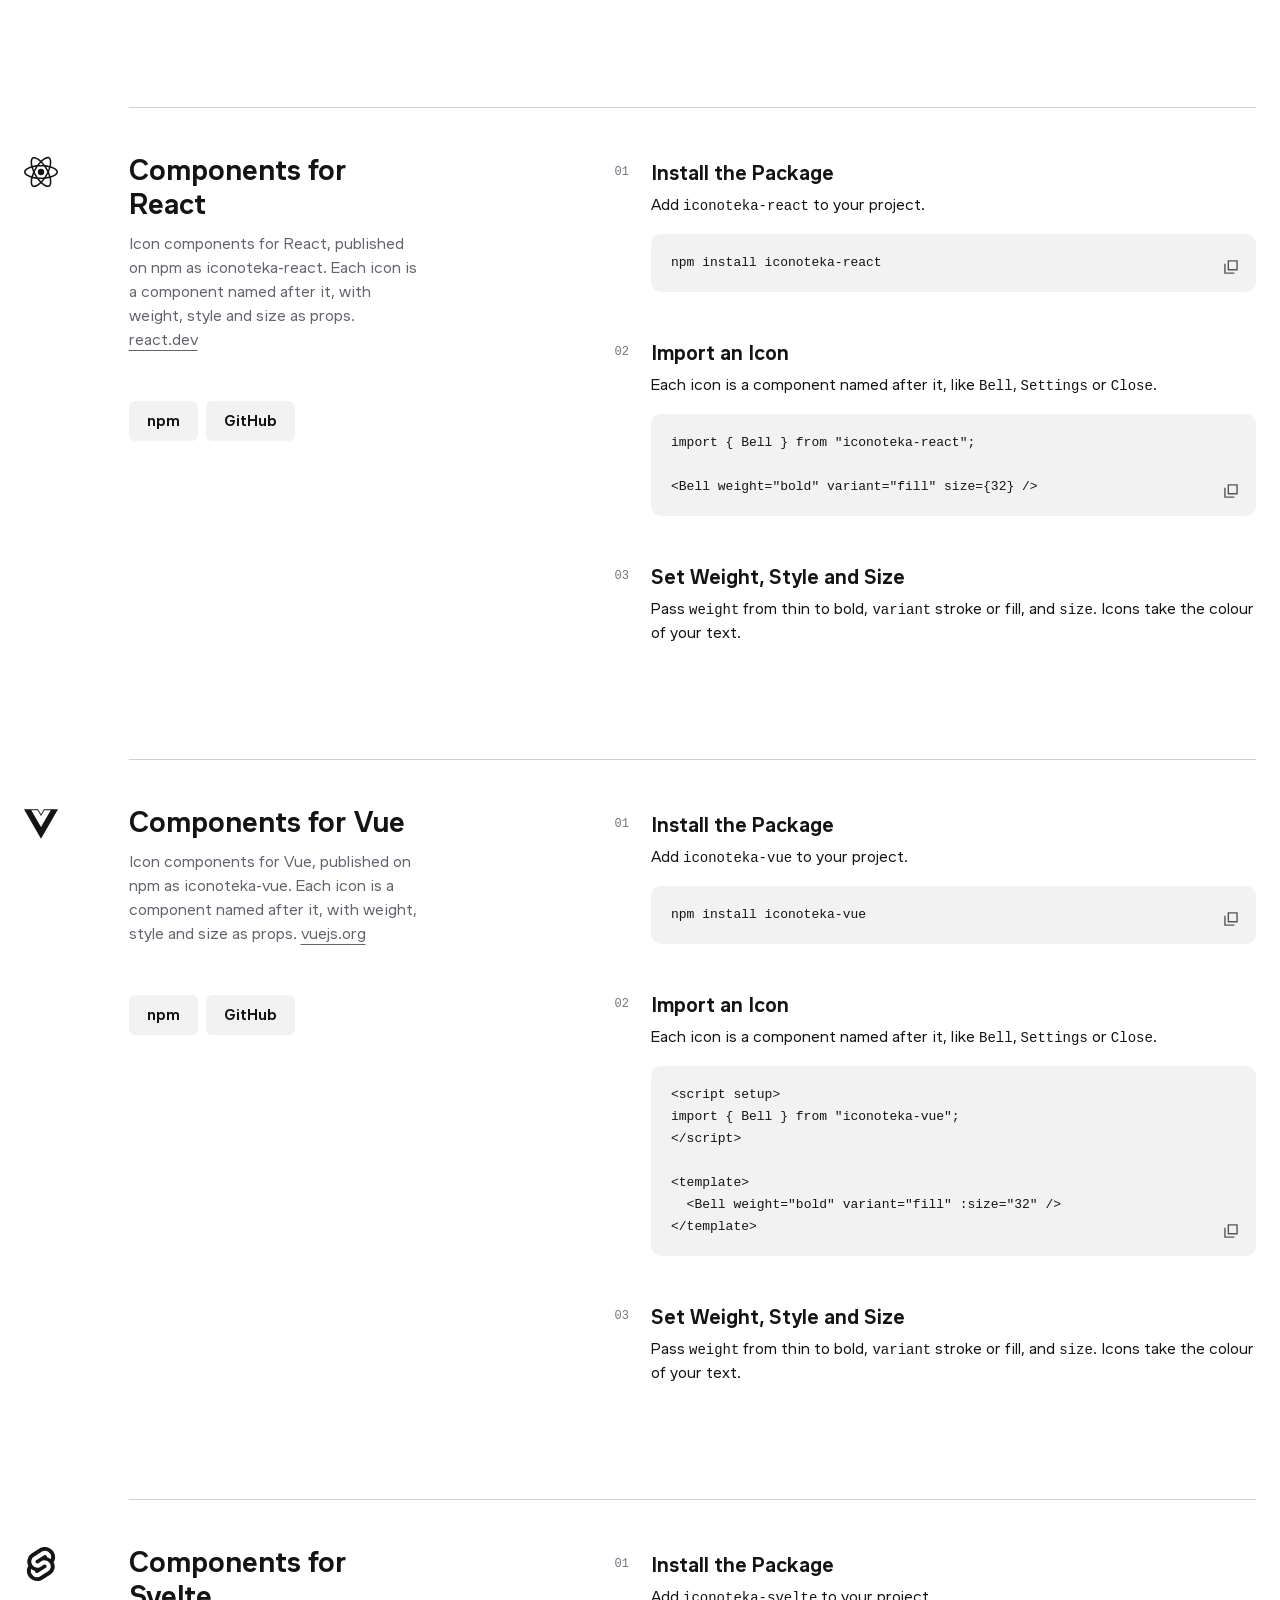
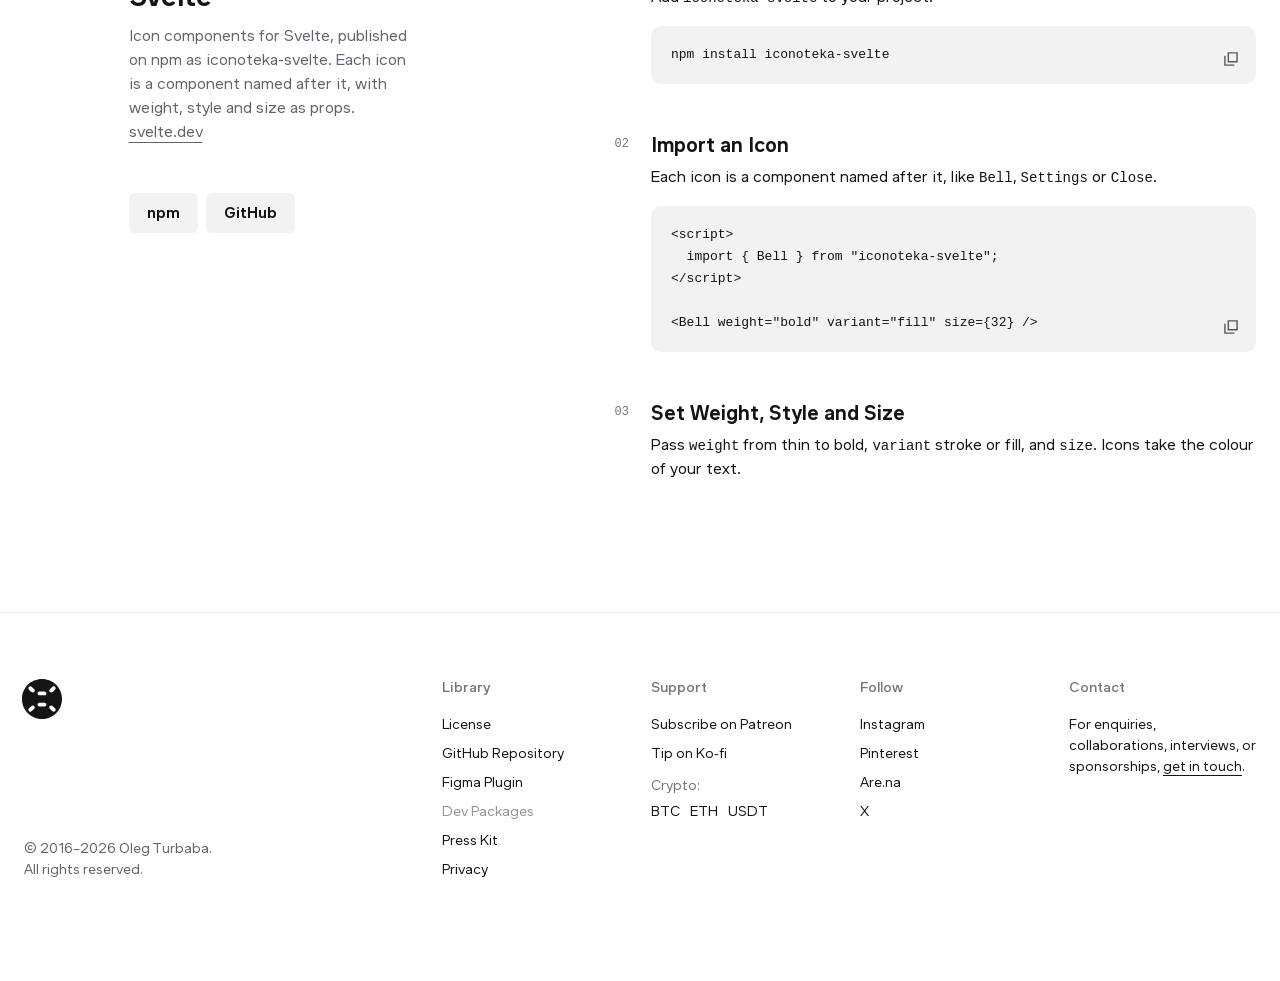
<file: mcp/index.html>
<!DOCTYPE html>
<html lang="en">
<head>
<meta charset="UTF-8"/>
<title>Iconoteka MCP Server</title>
<meta name="robots" content="noindex"/>
<meta http-equiv="refresh" content="0; url=/dev.html#mcp"/>
<link rel="canonical" href="https://iconoteka.com/dev.html"/>
<script>location.replace('/dev.html#mcp');</script>
</head>
<body><p>Redirecting to <a href="/dev.html#mcp">the MCP server</a>…</p></body>
</html>
</file>
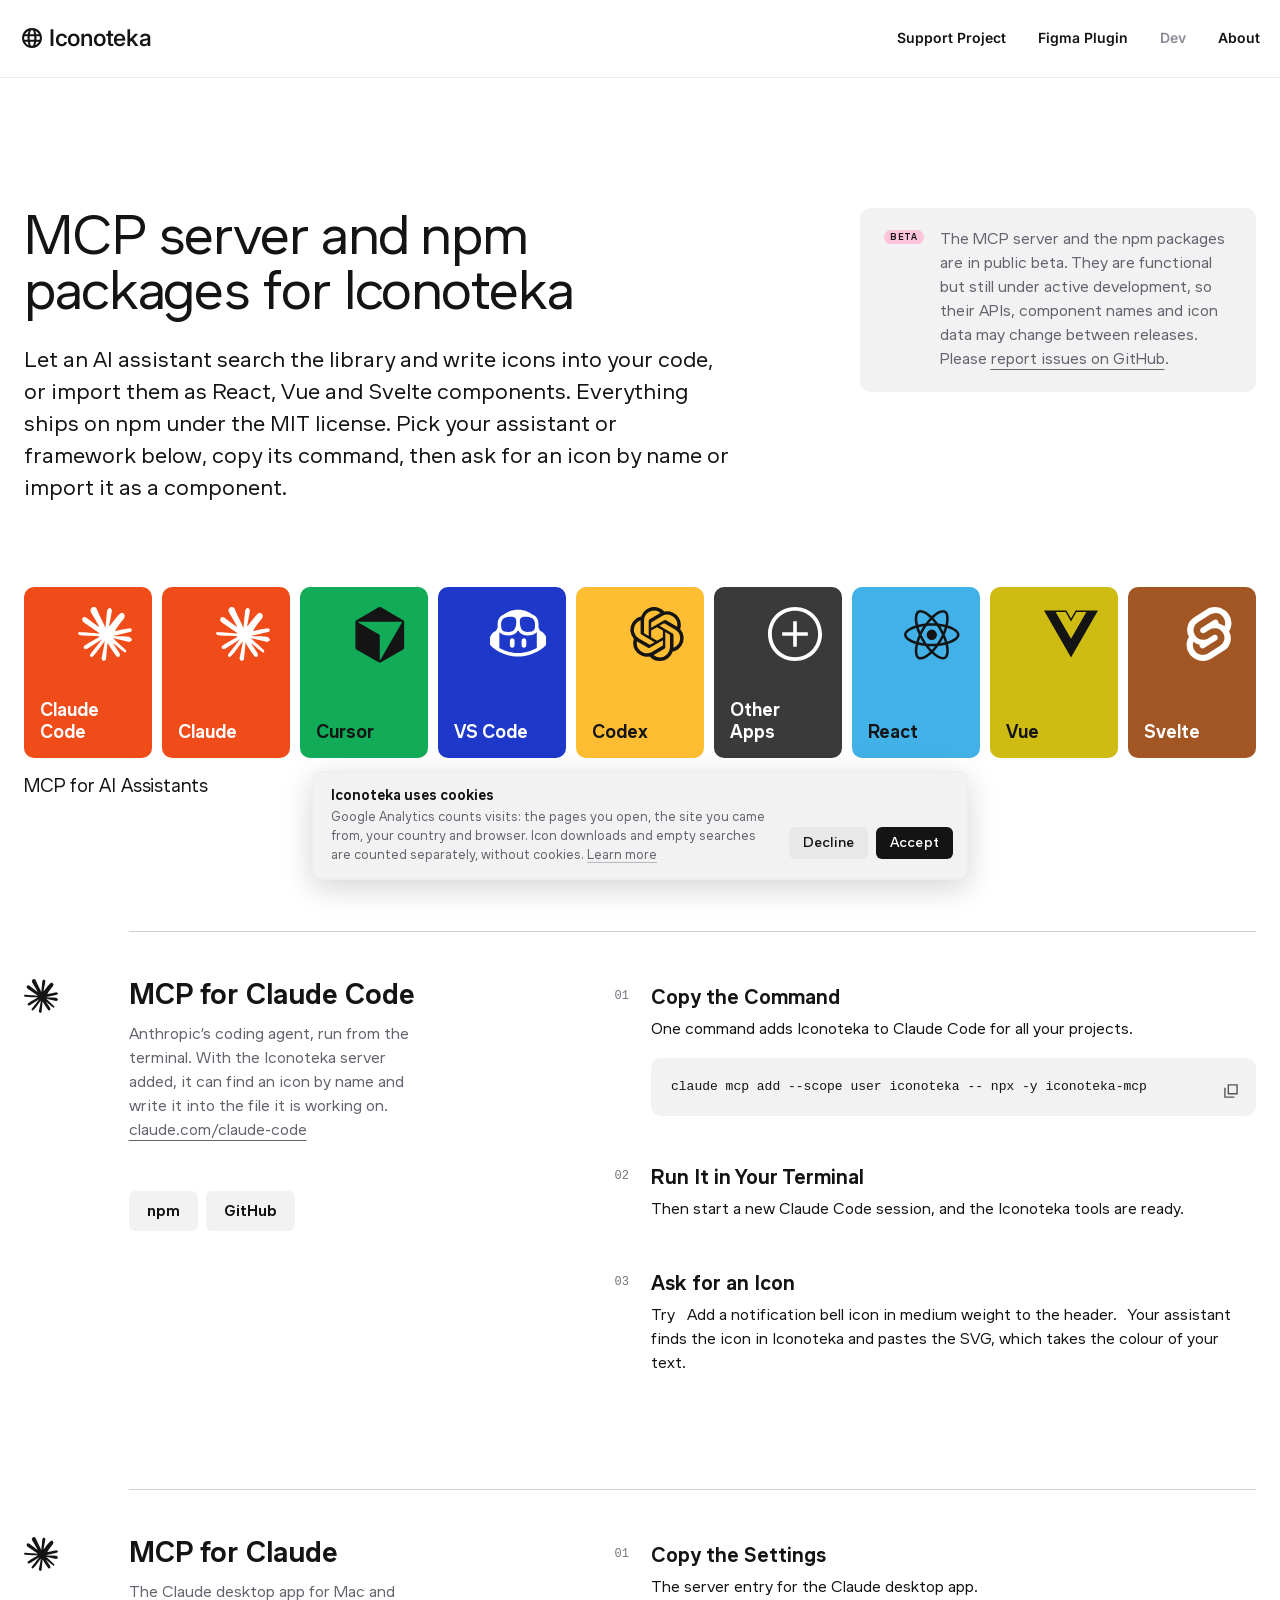
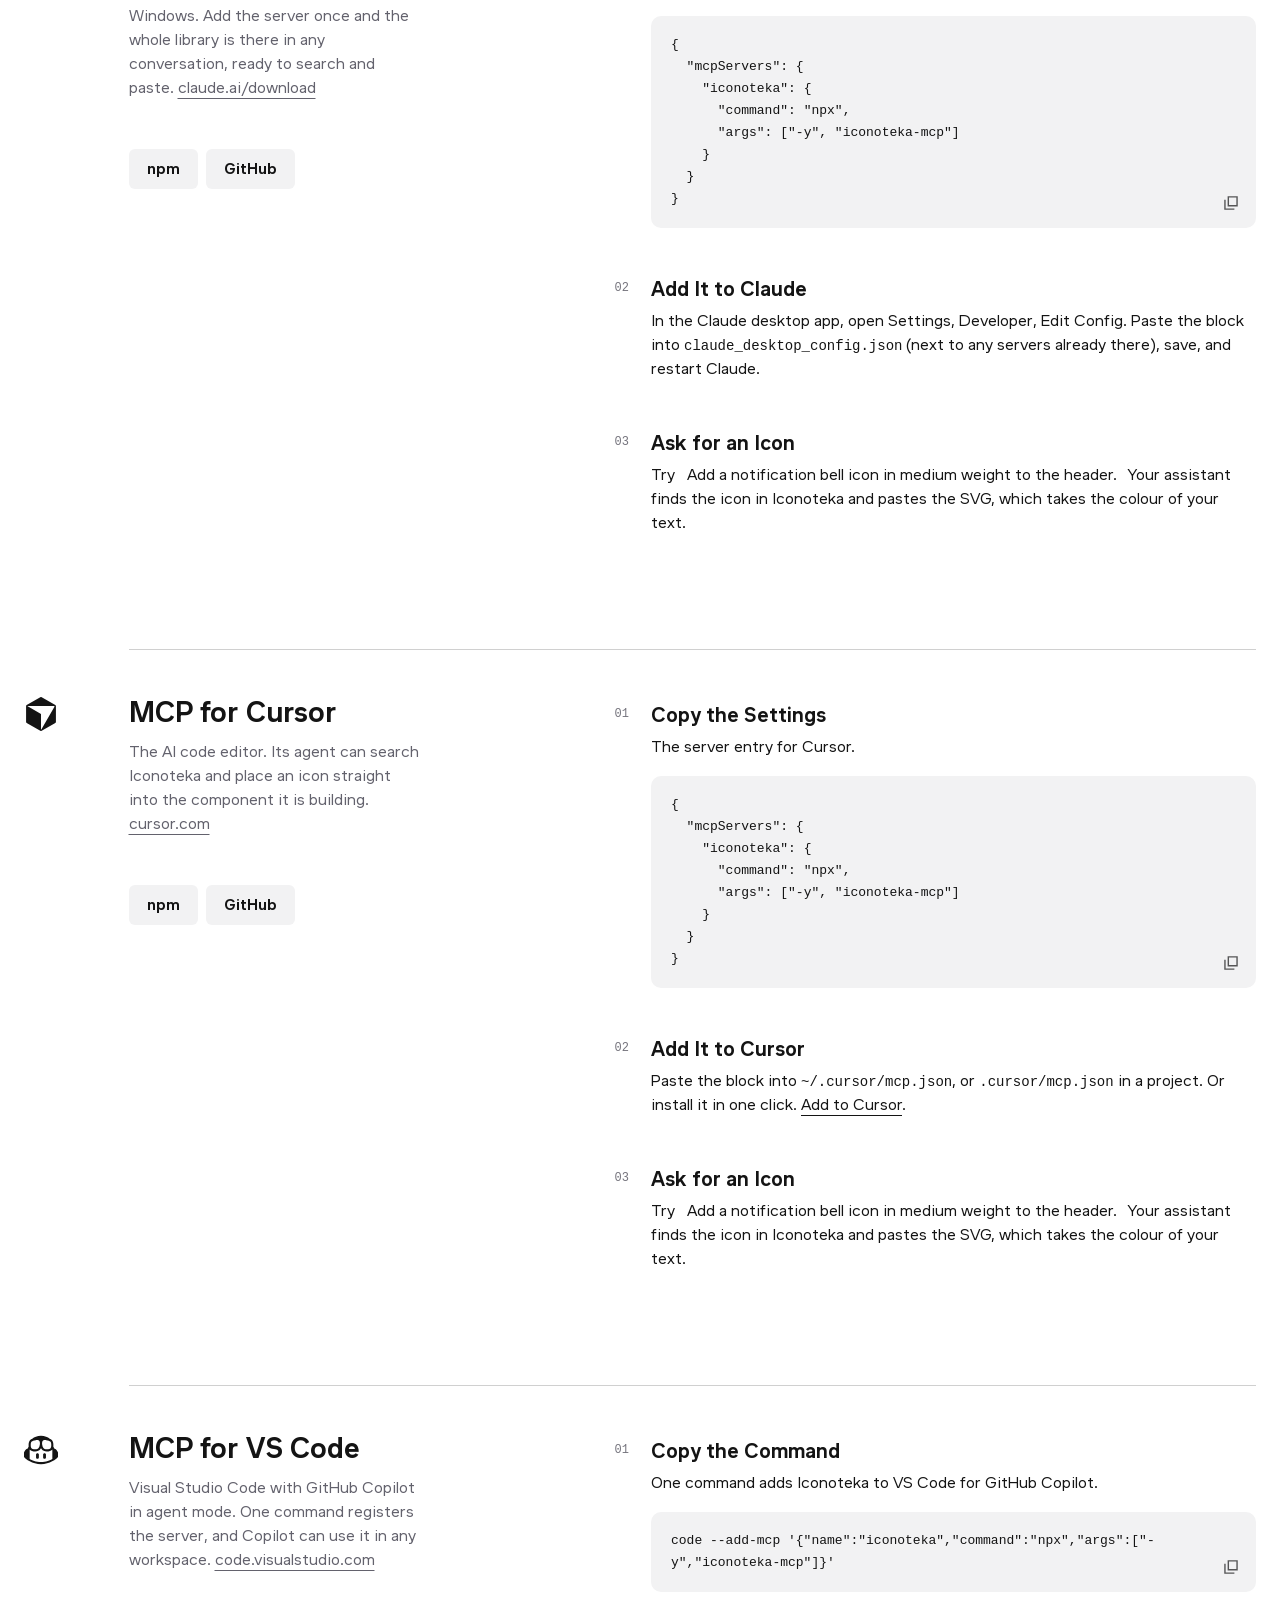
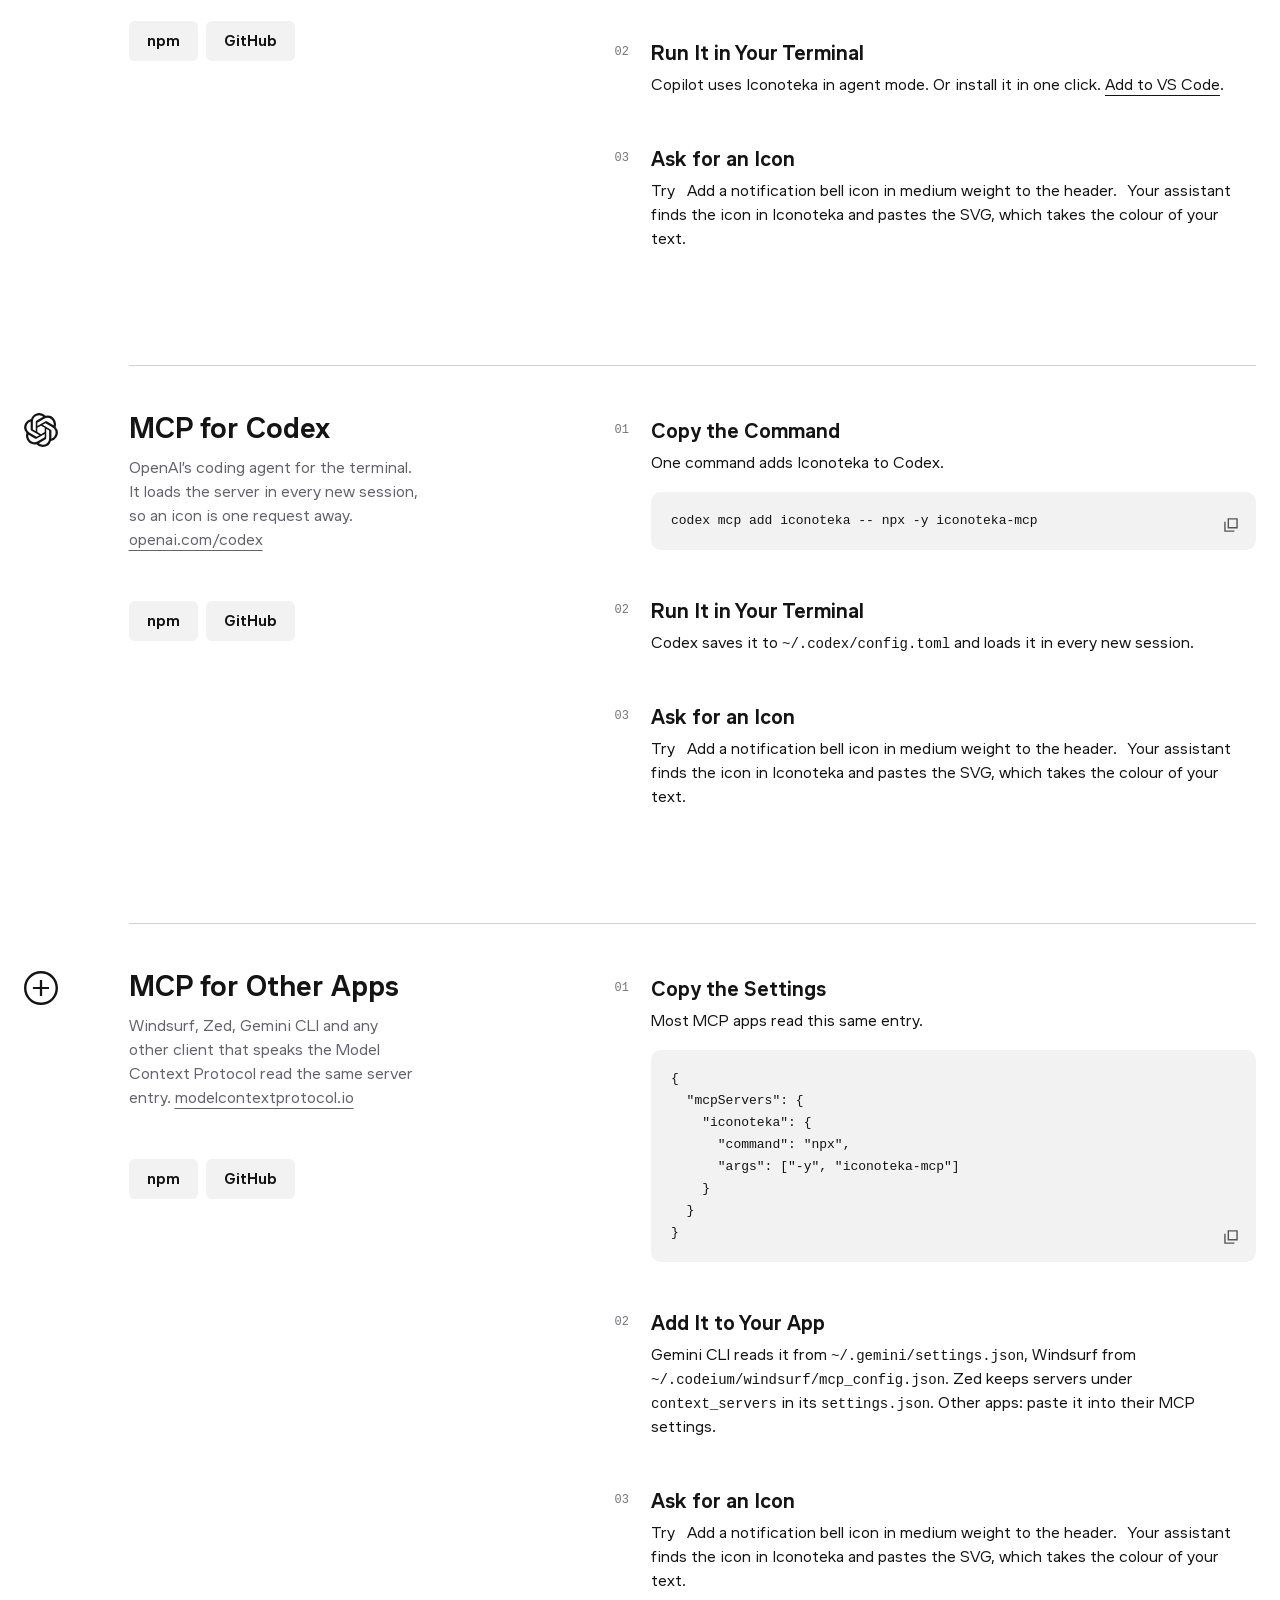
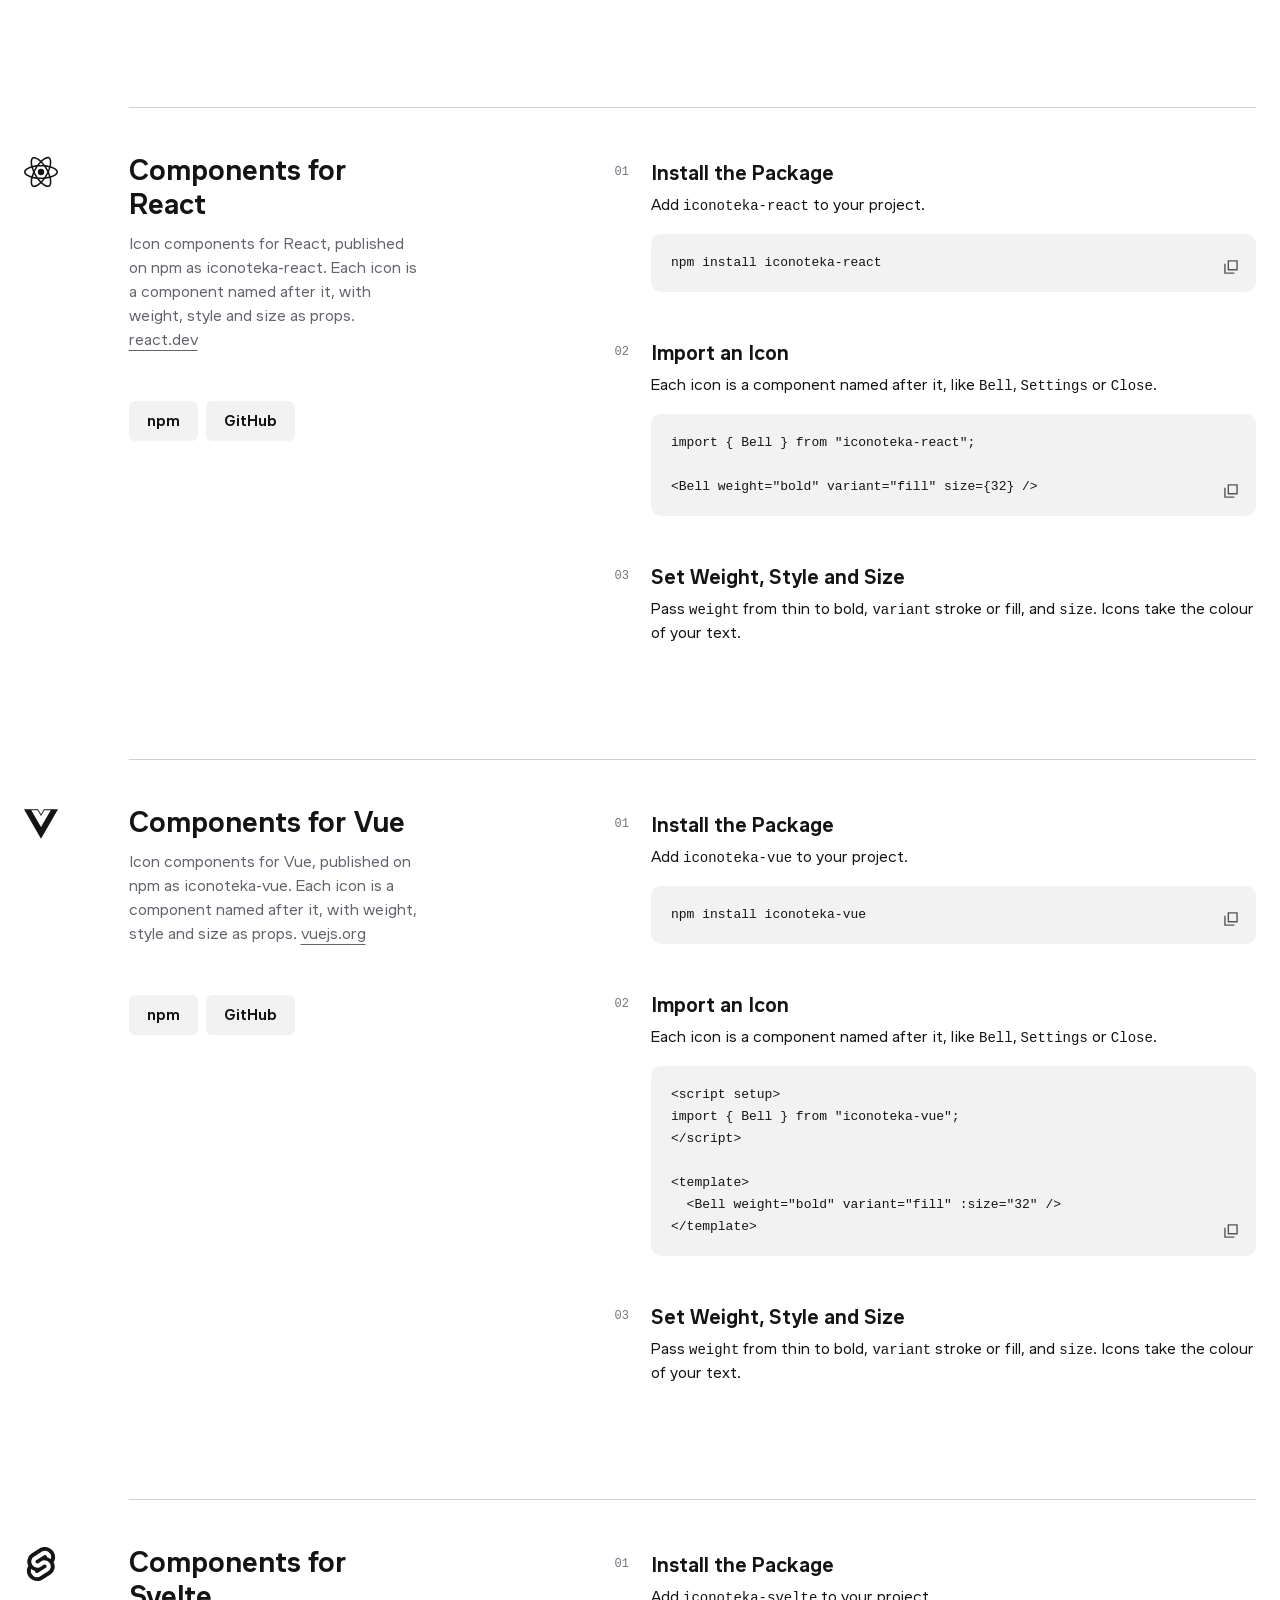
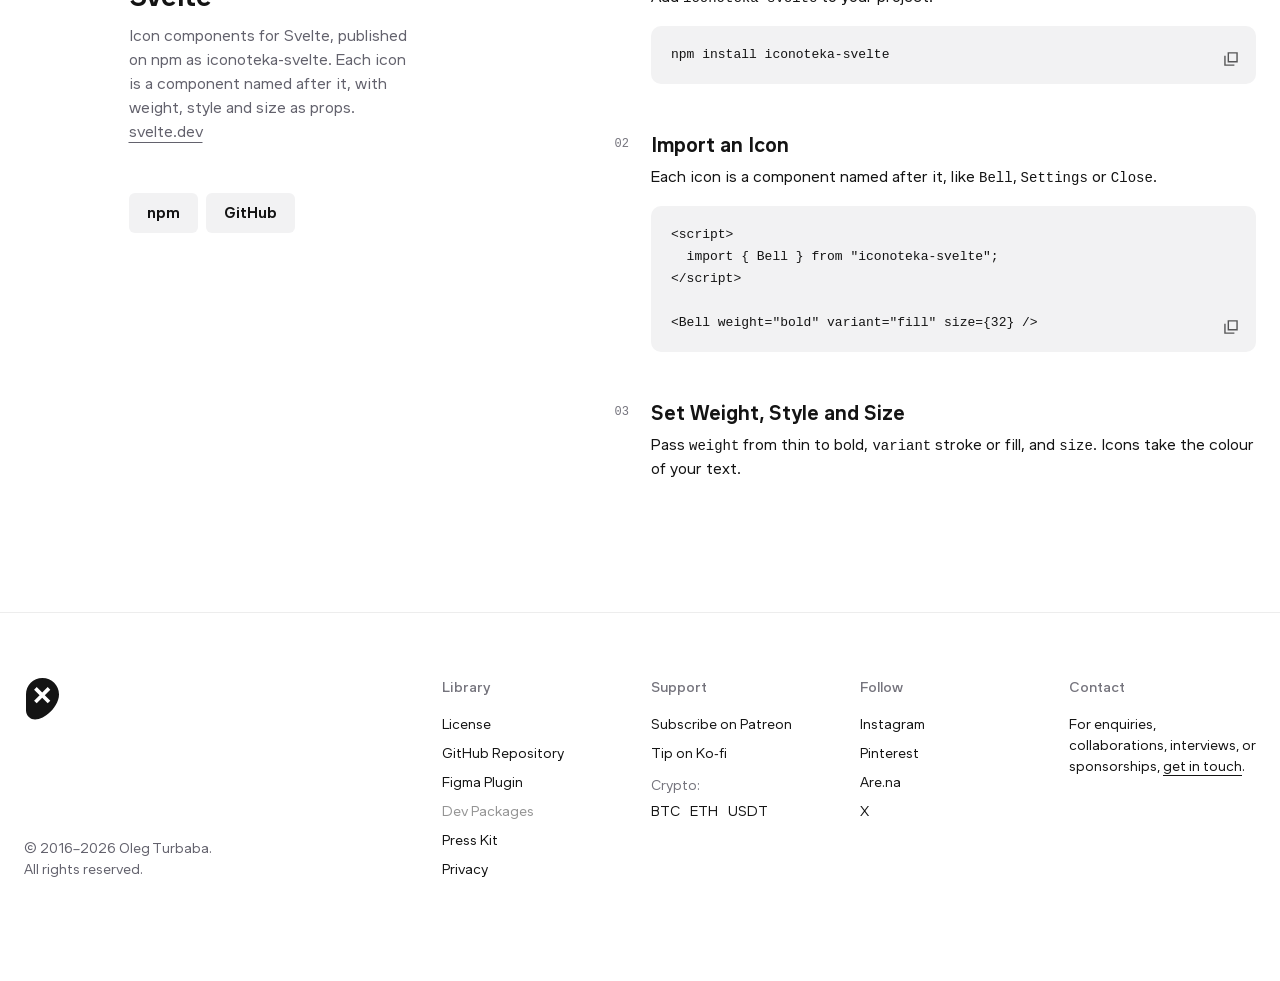
<file: packages/index.html>
<!DOCTYPE html>
<html lang="en">
<head>
<meta charset="UTF-8"/>
<title>Iconoteka Packages</title>
<meta name="robots" content="noindex"/>
<meta http-equiv="refresh" content="0; url=/dev.html#packages"/>
<link rel="canonical" href="https://iconoteka.com/dev.html"/>
<script>location.replace('/dev.html#packages');</script>
</head>
<body><p>Redirecting to <a href="/dev.html#packages">the packages</a>…</p></body>
</html>
</file>
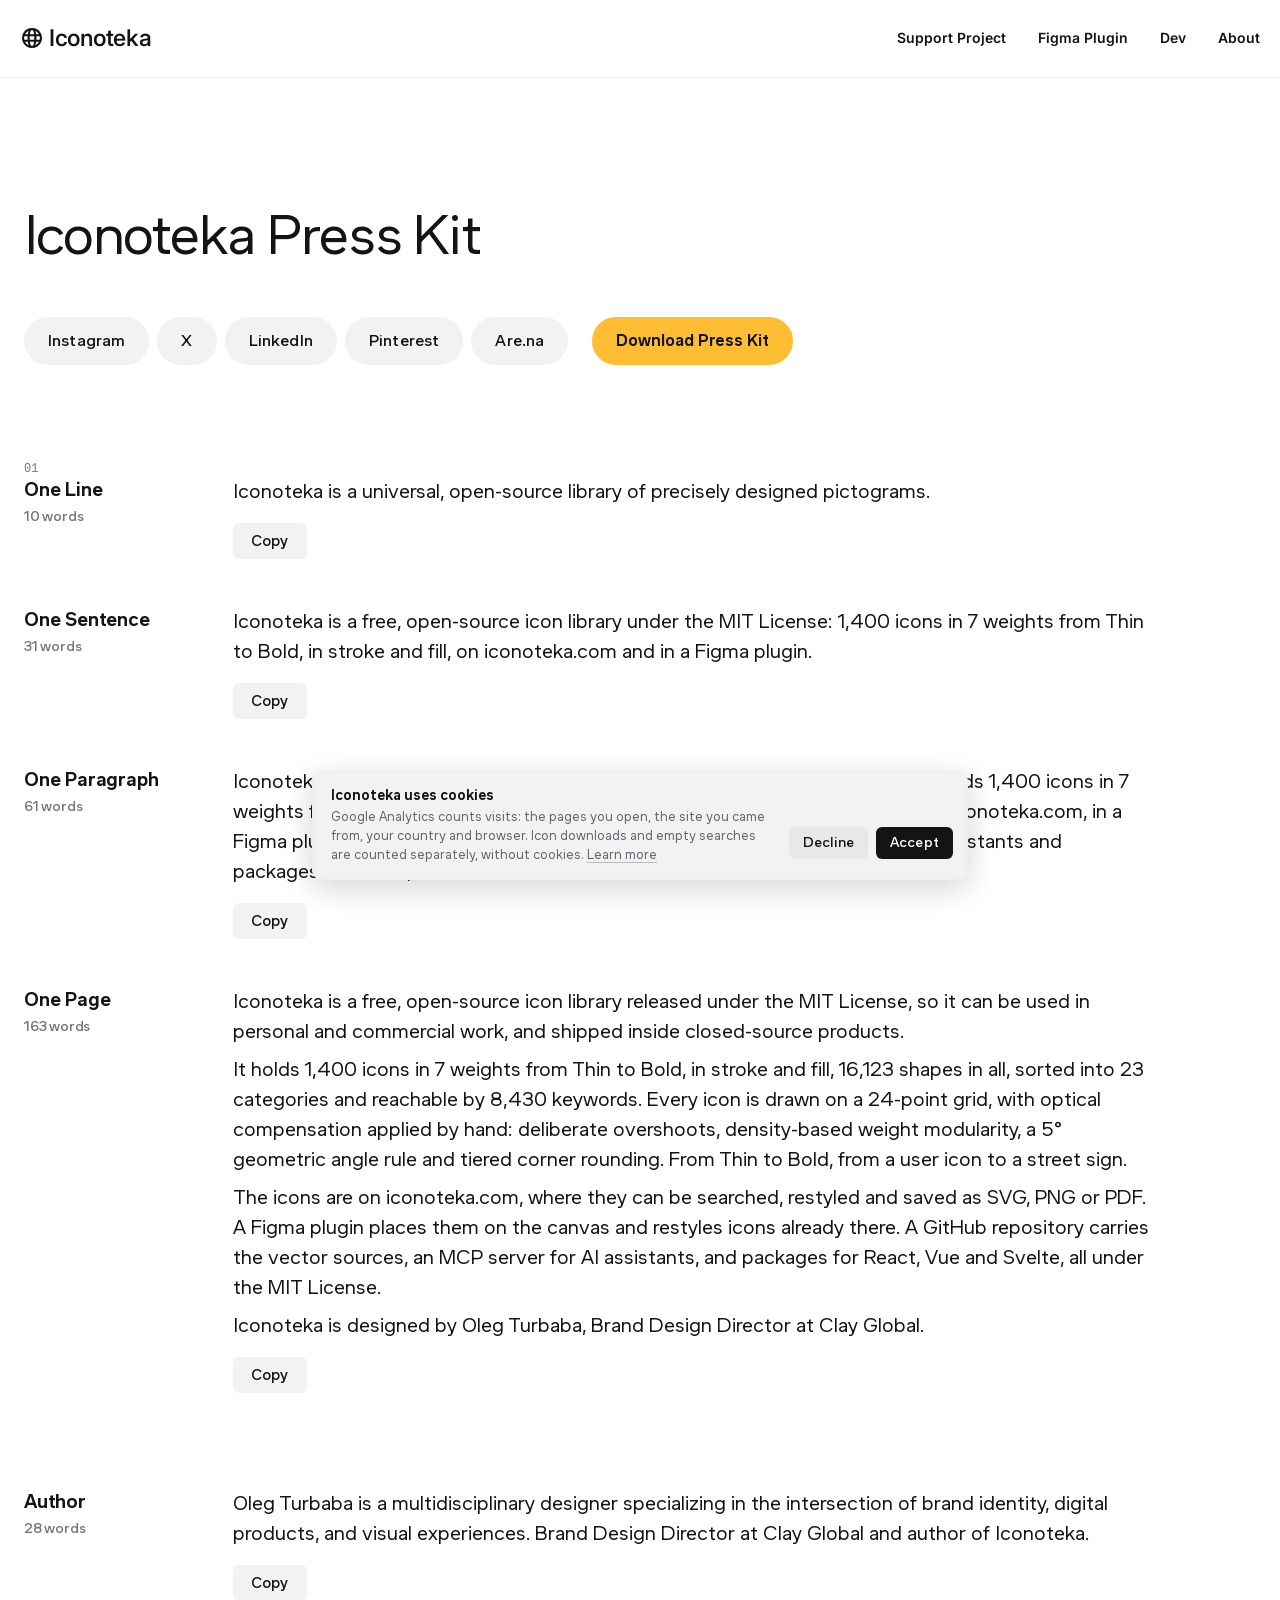
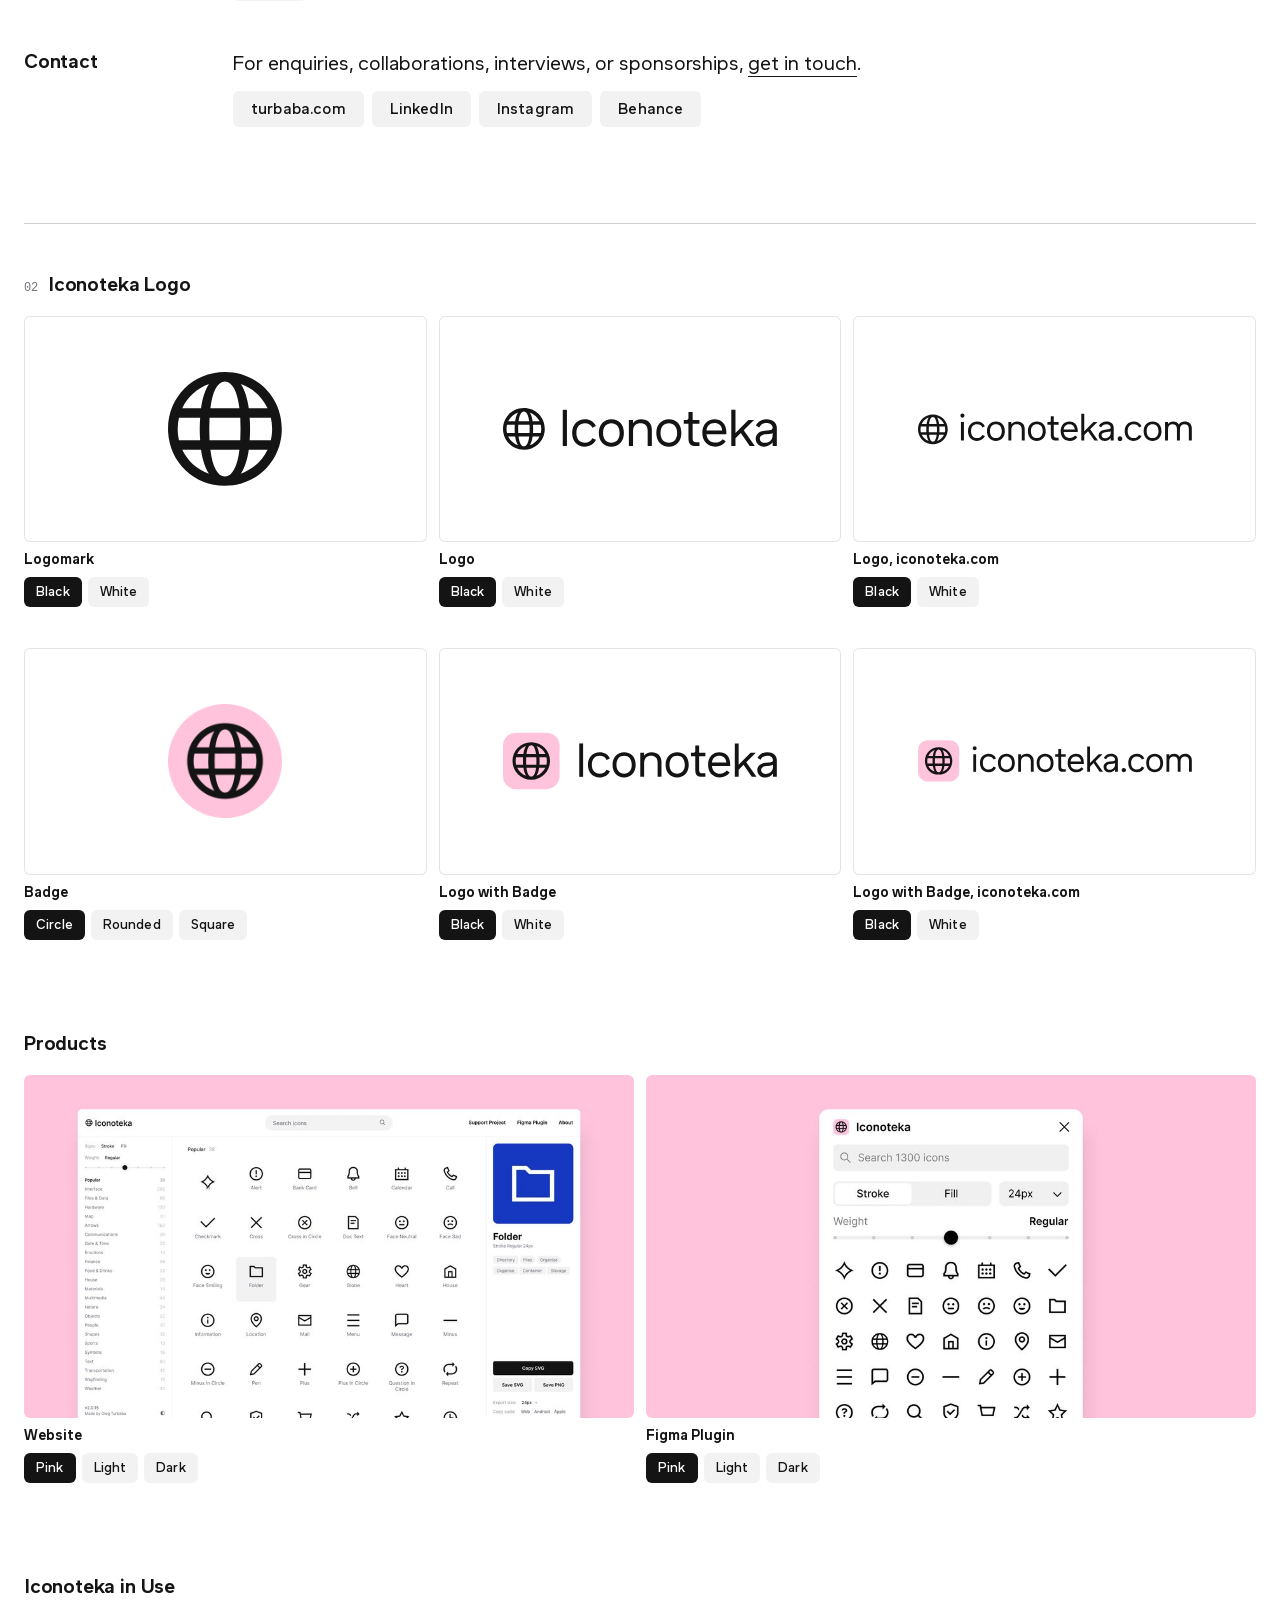
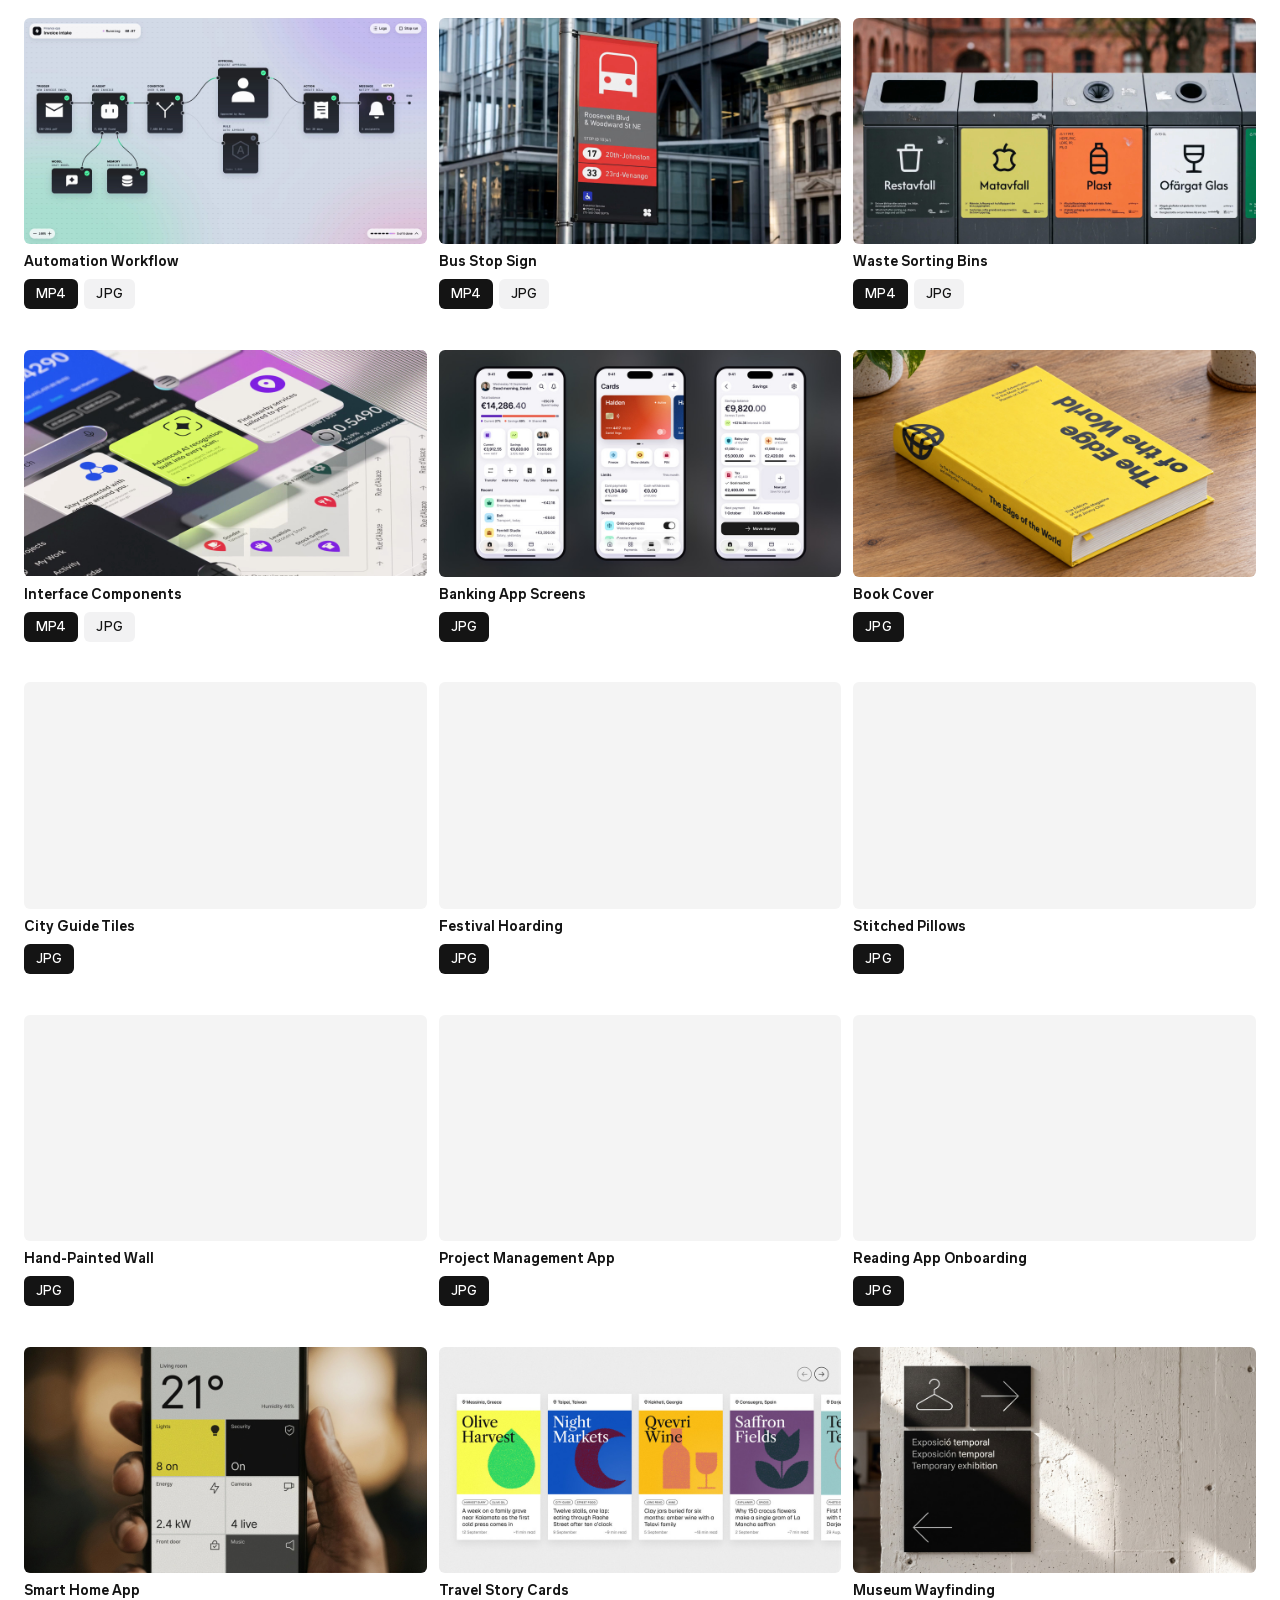
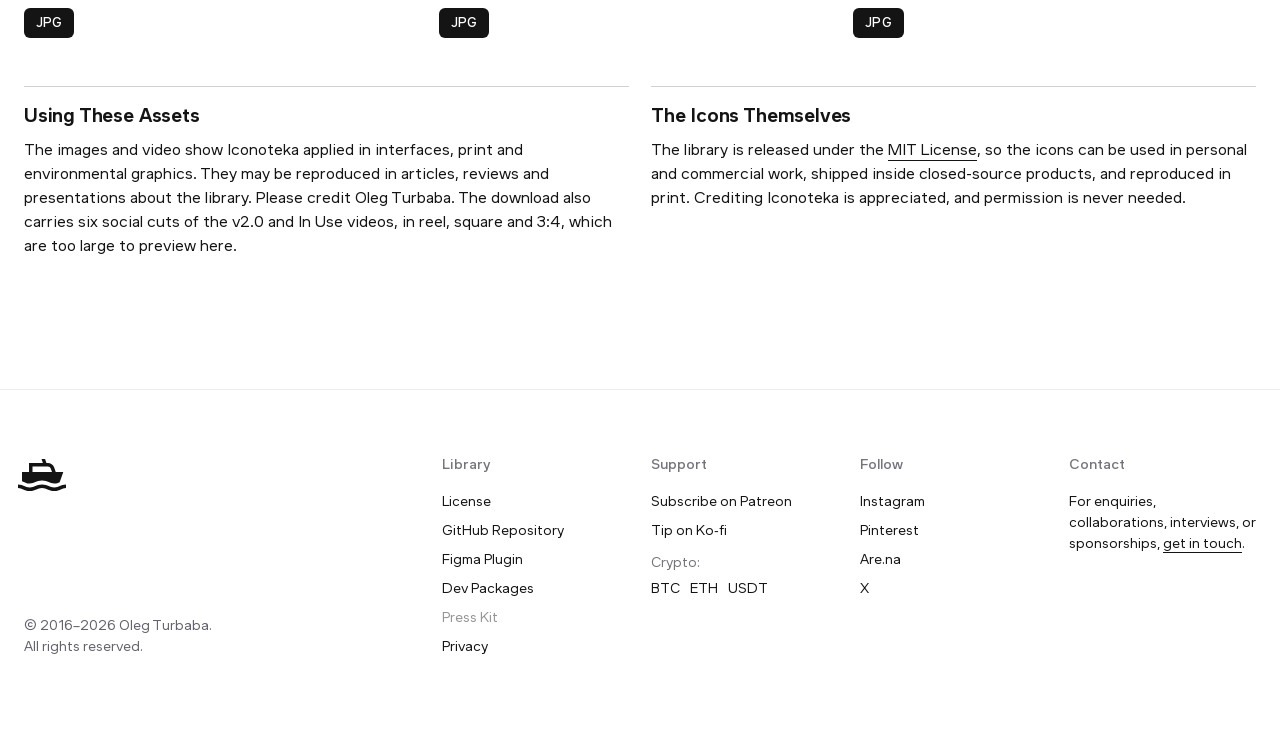
<file: press/index.html>
<!DOCTYPE html>
<html lang="en">
<head>
<meta charset="UTF-8"/>
<title>Iconoteka Press Kit</title>
<meta name="robots" content="noindex"/>
<meta http-equiv="refresh" content="0; url=/press.html"/>
<link rel="canonical" href="https://iconoteka.com/press.html"/>
<script>location.replace('/press.html');</script>
</head>
<body><p>Redirecting to <a href="/press.html">the Press Kit</a>…</p></body>
</html>
</file>
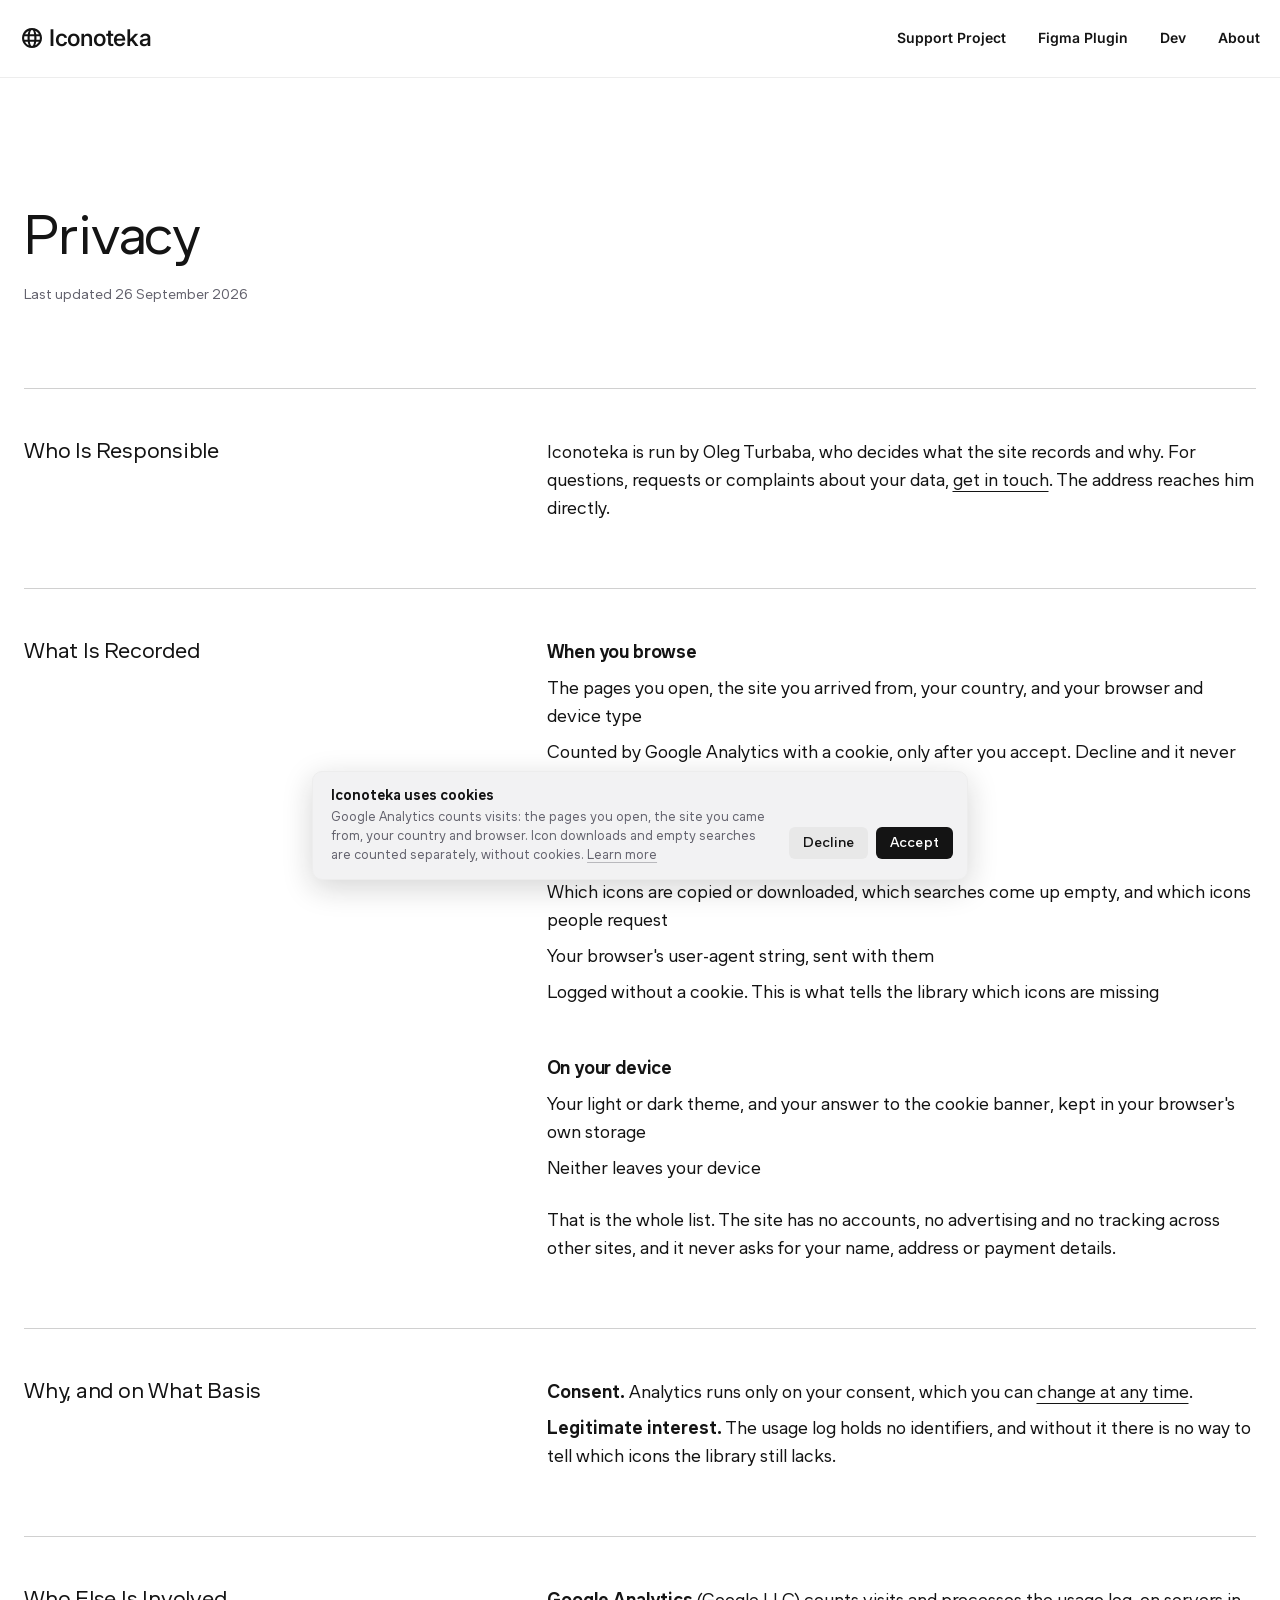
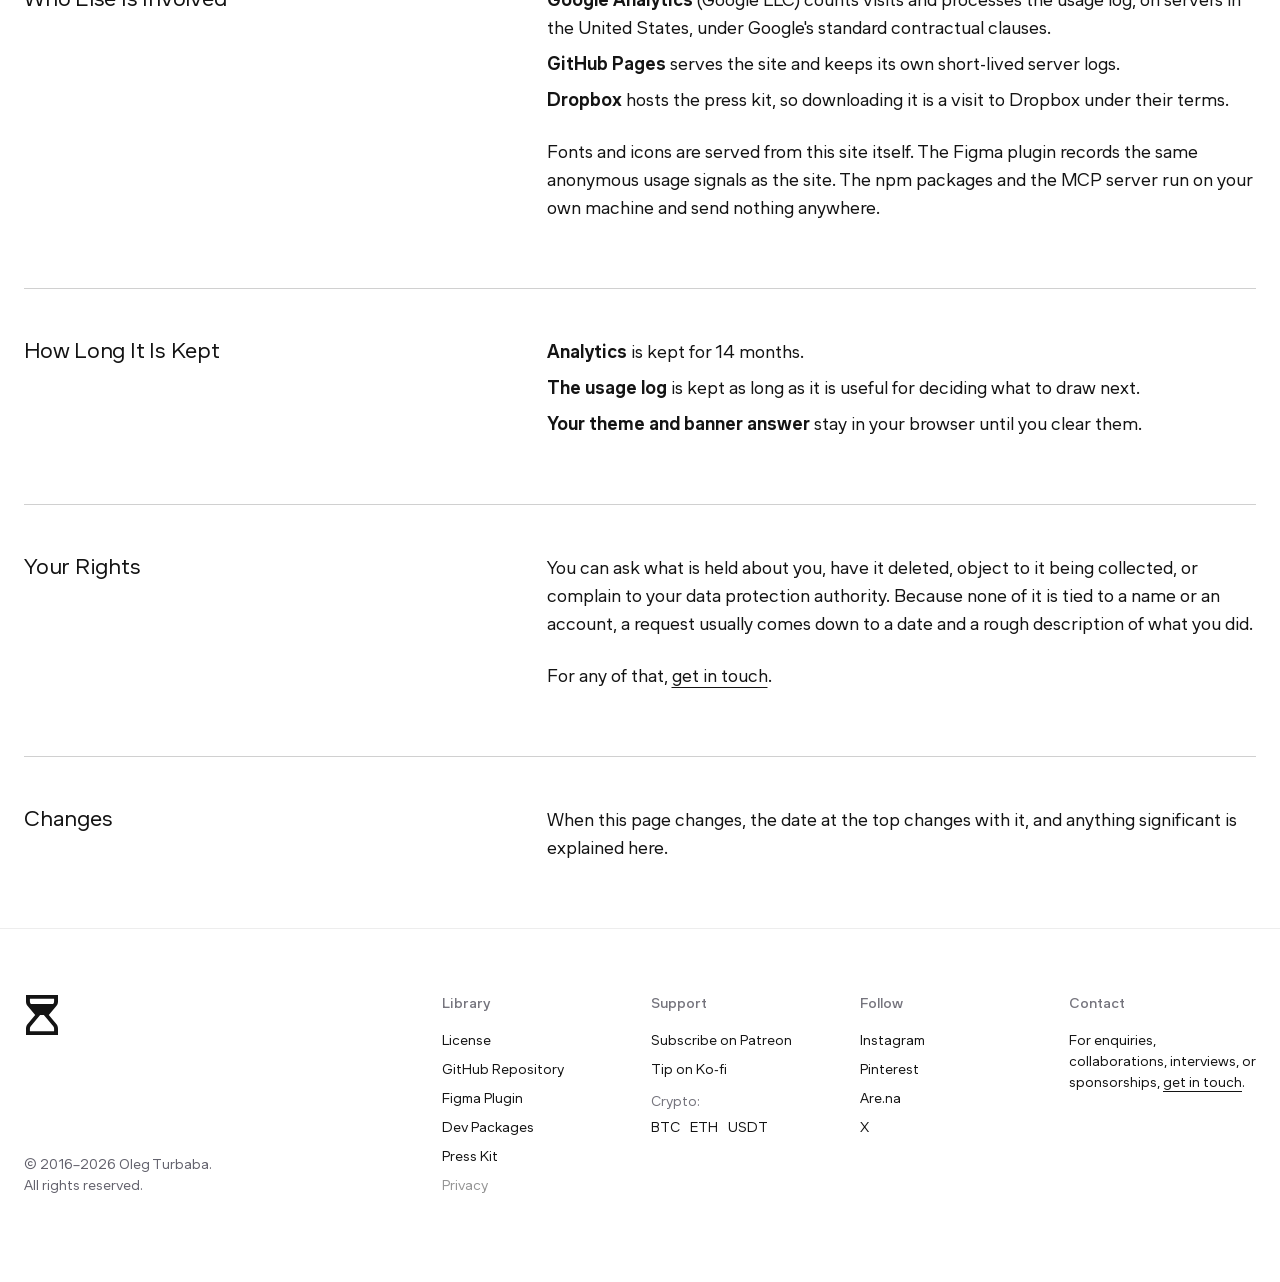
<file: privacy/index.html>
<!DOCTYPE html>
<html lang="en">
<head>
<meta charset="UTF-8"/>
<title>Iconoteka Privacy</title>
<meta name="robots" content="noindex"/>
<meta http-equiv="refresh" content="0; url=/privacy.html"/>
<link rel="canonical" href="https://iconoteka.com/privacy.html"/>
<script>location.replace('/privacy.html');</script>
</head>
<body><p>Redirecting to <a href="/privacy.html">Privacy</a>…</p></body>
</html>
</file>
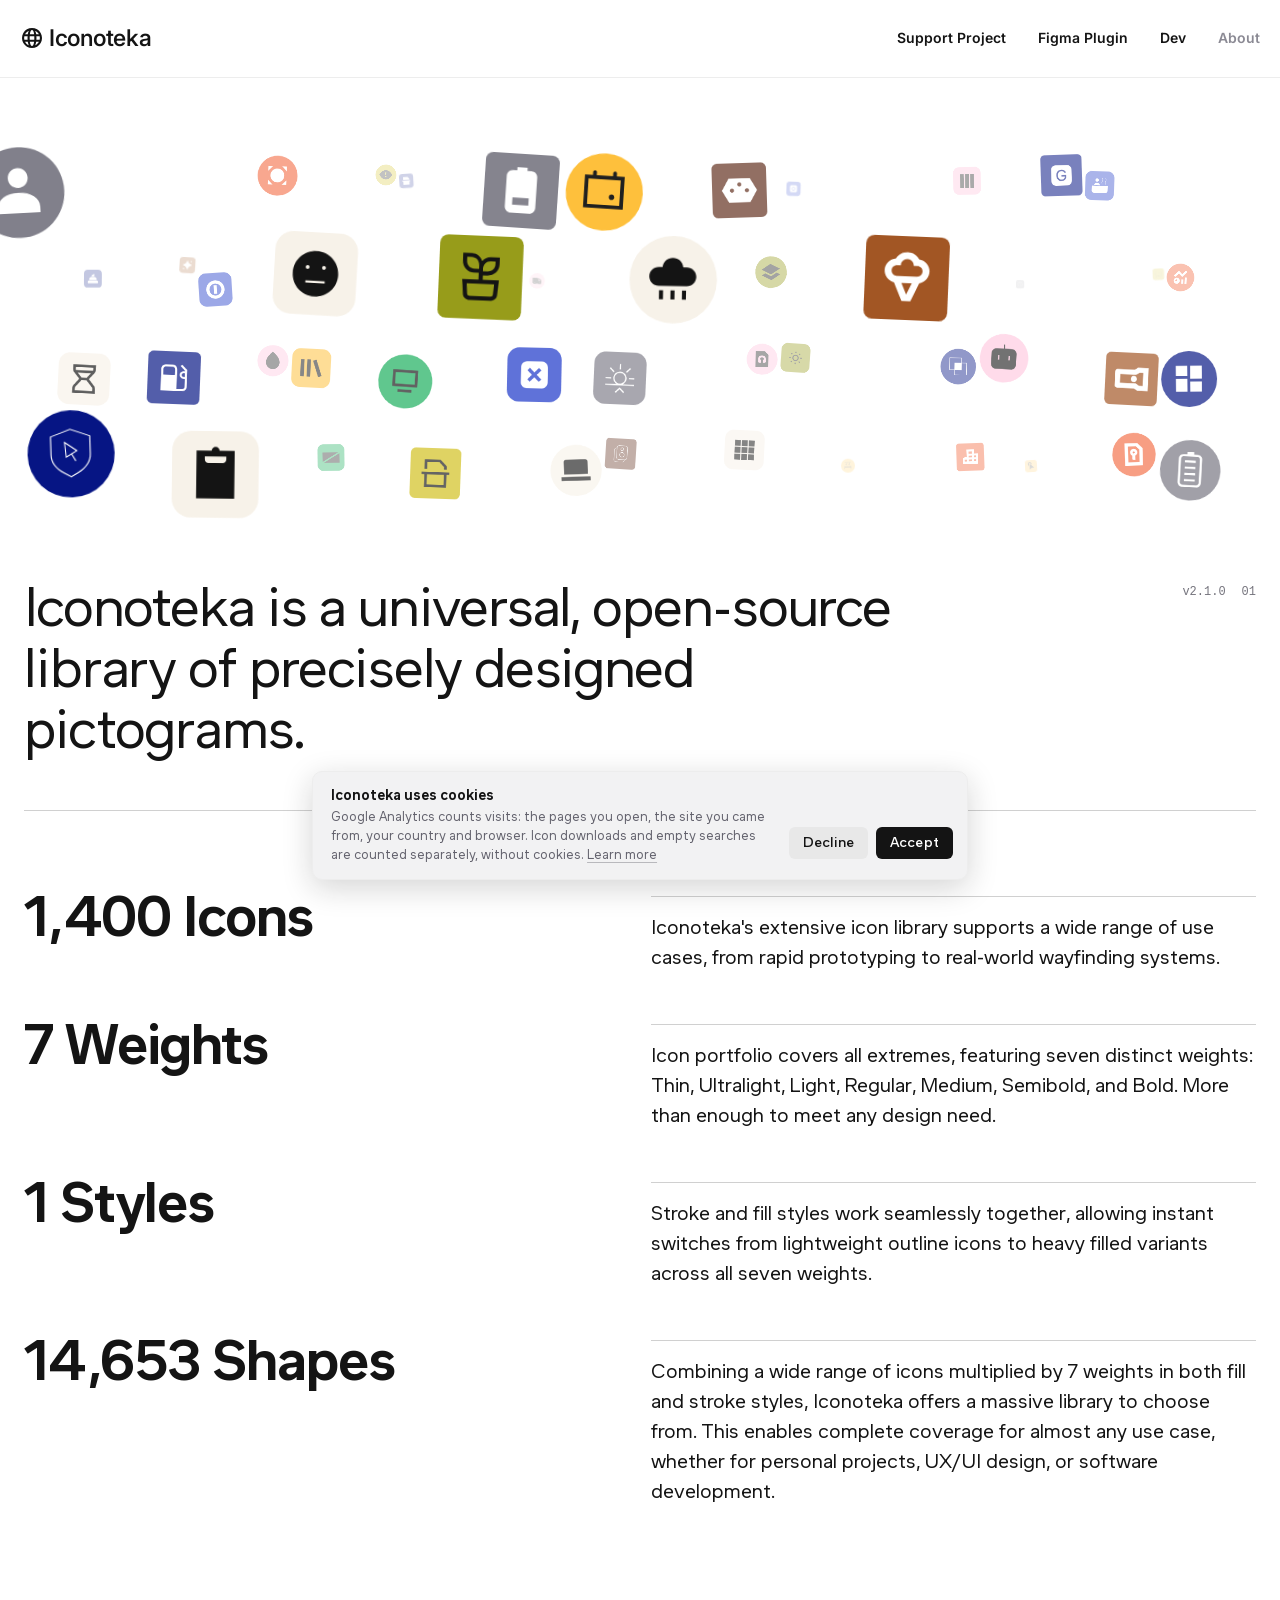
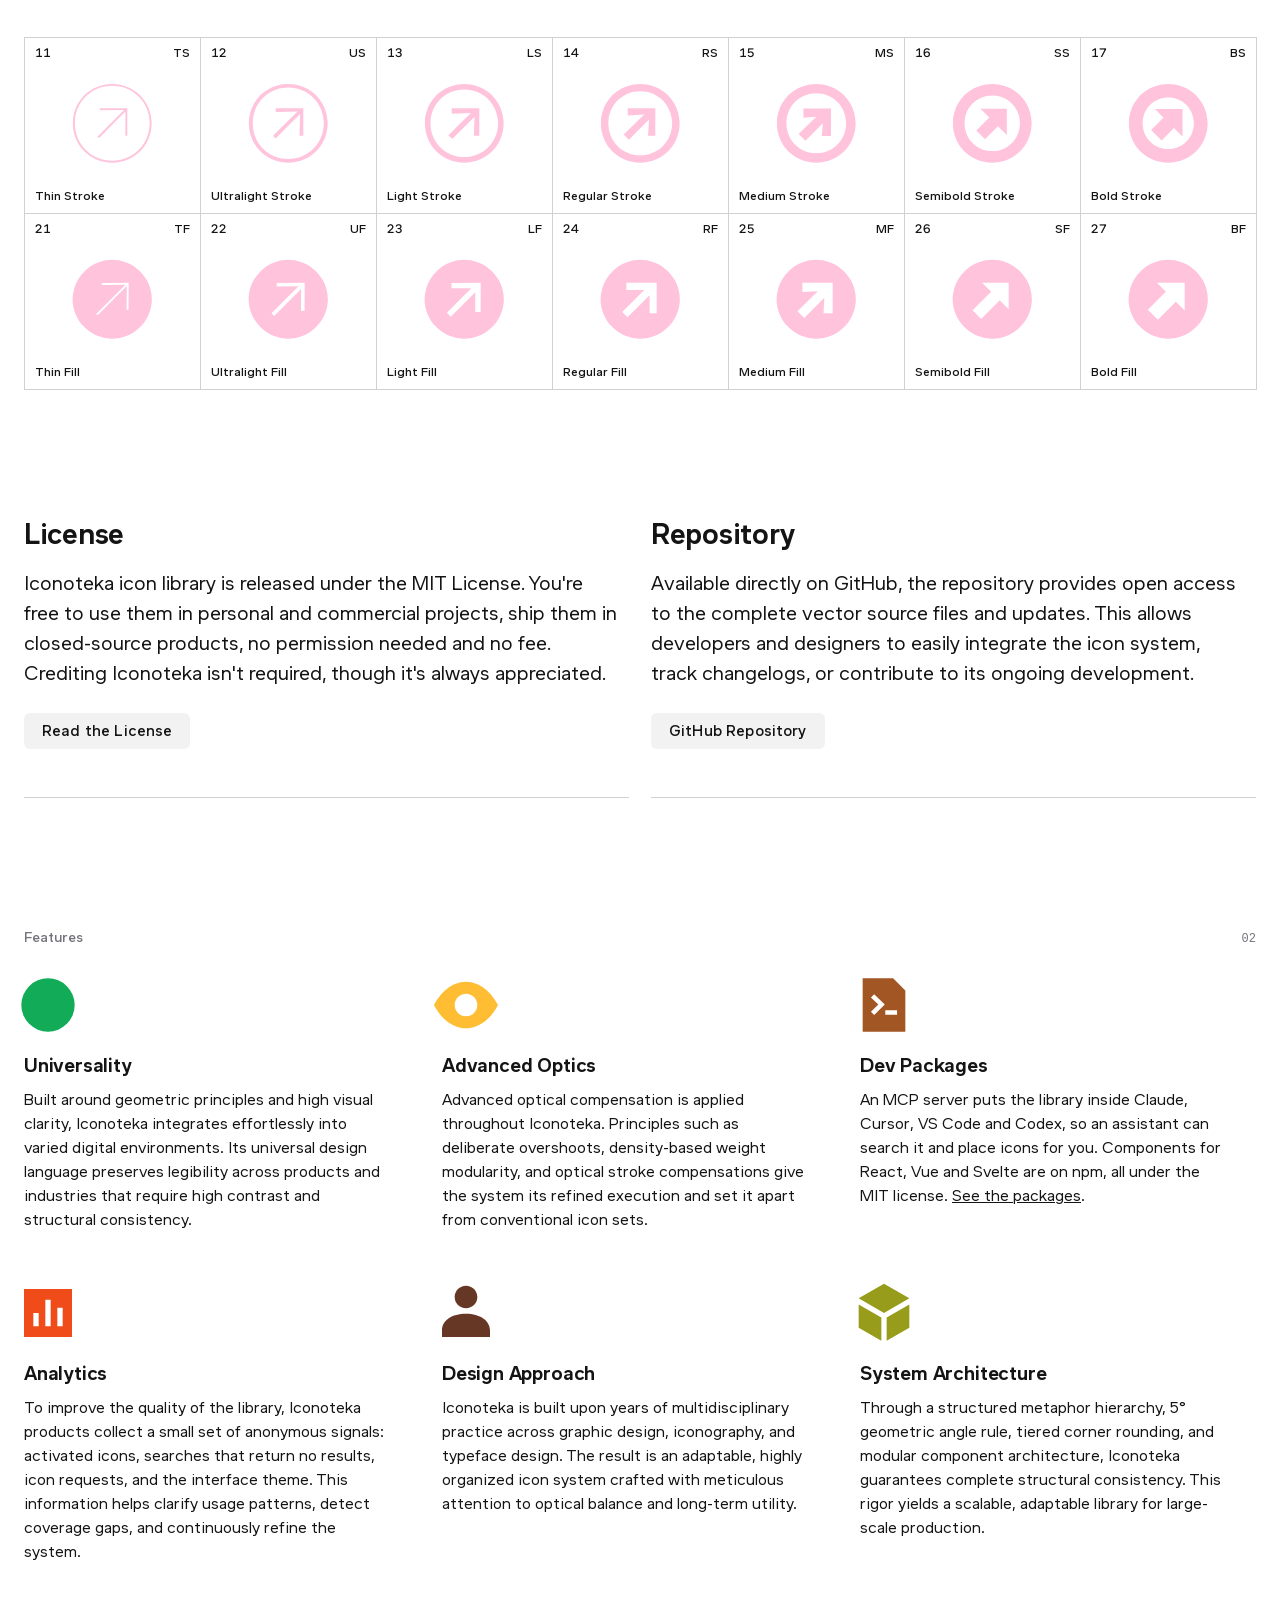
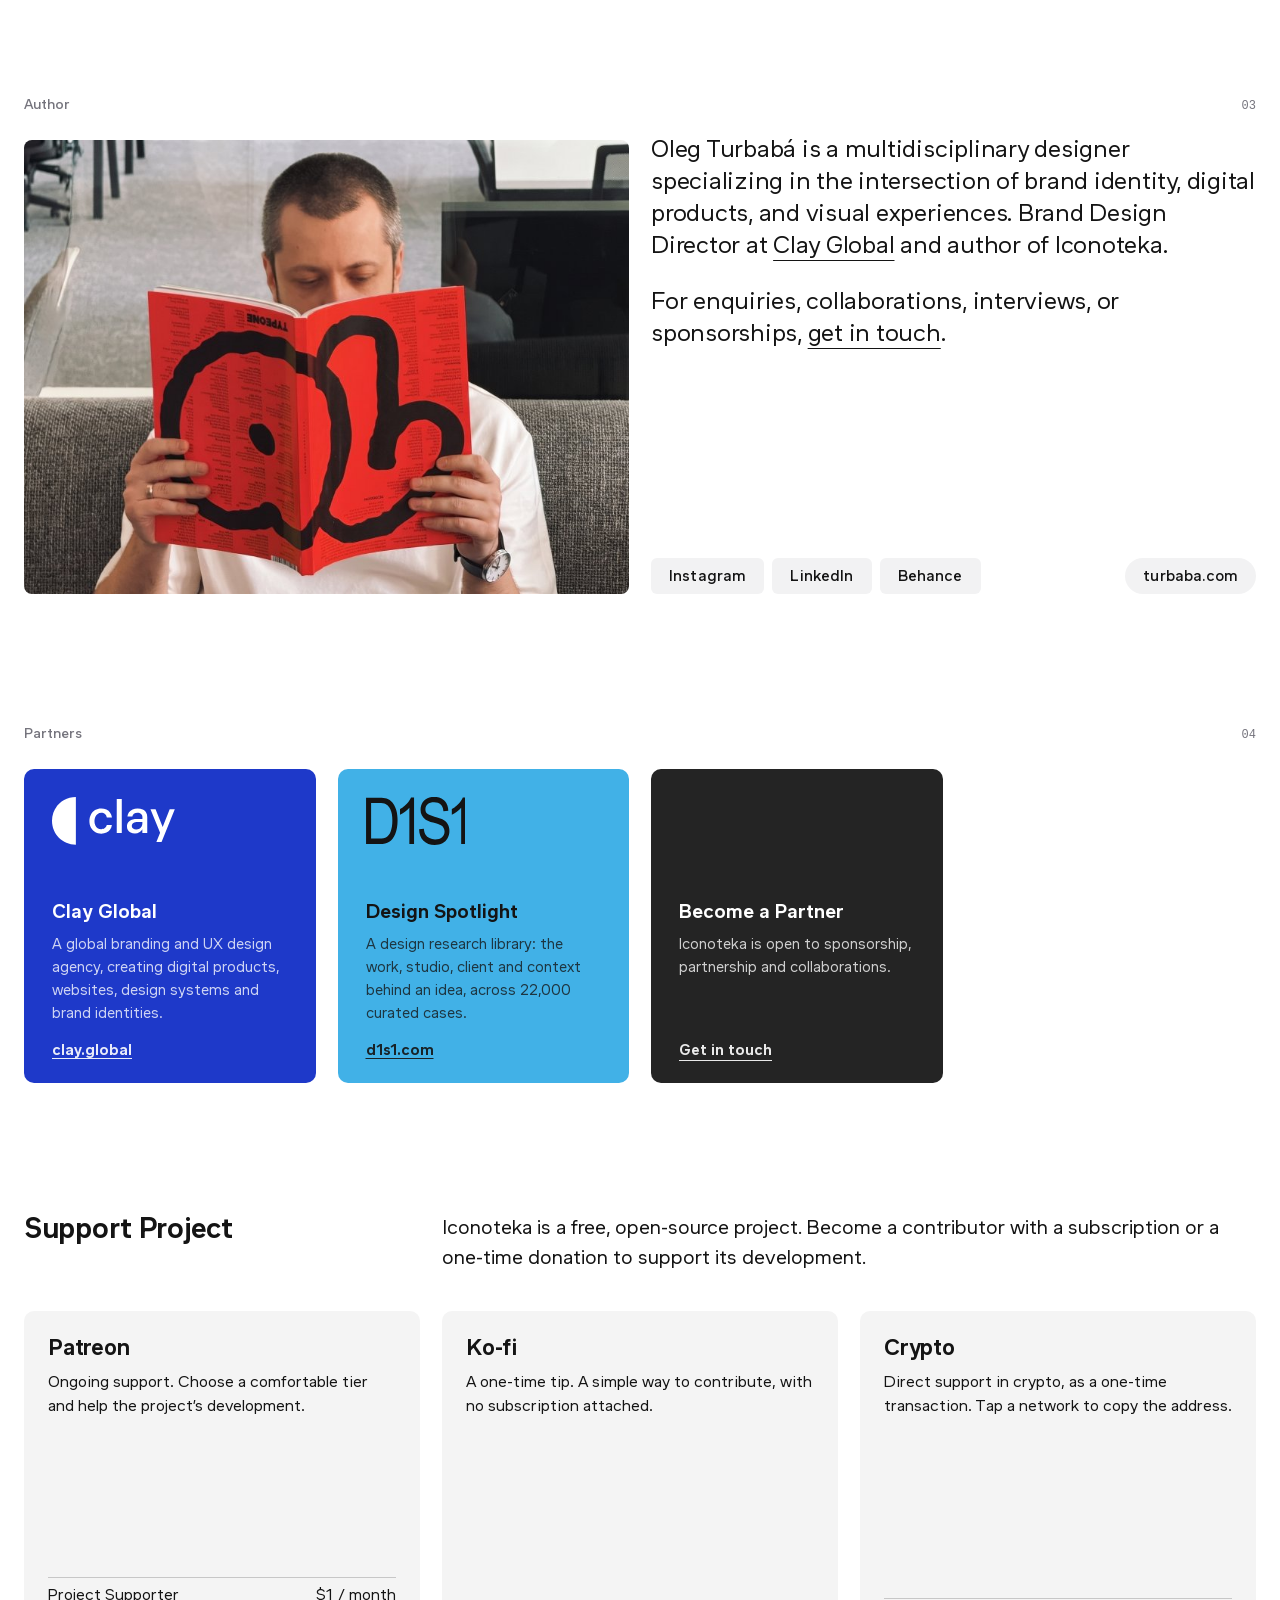
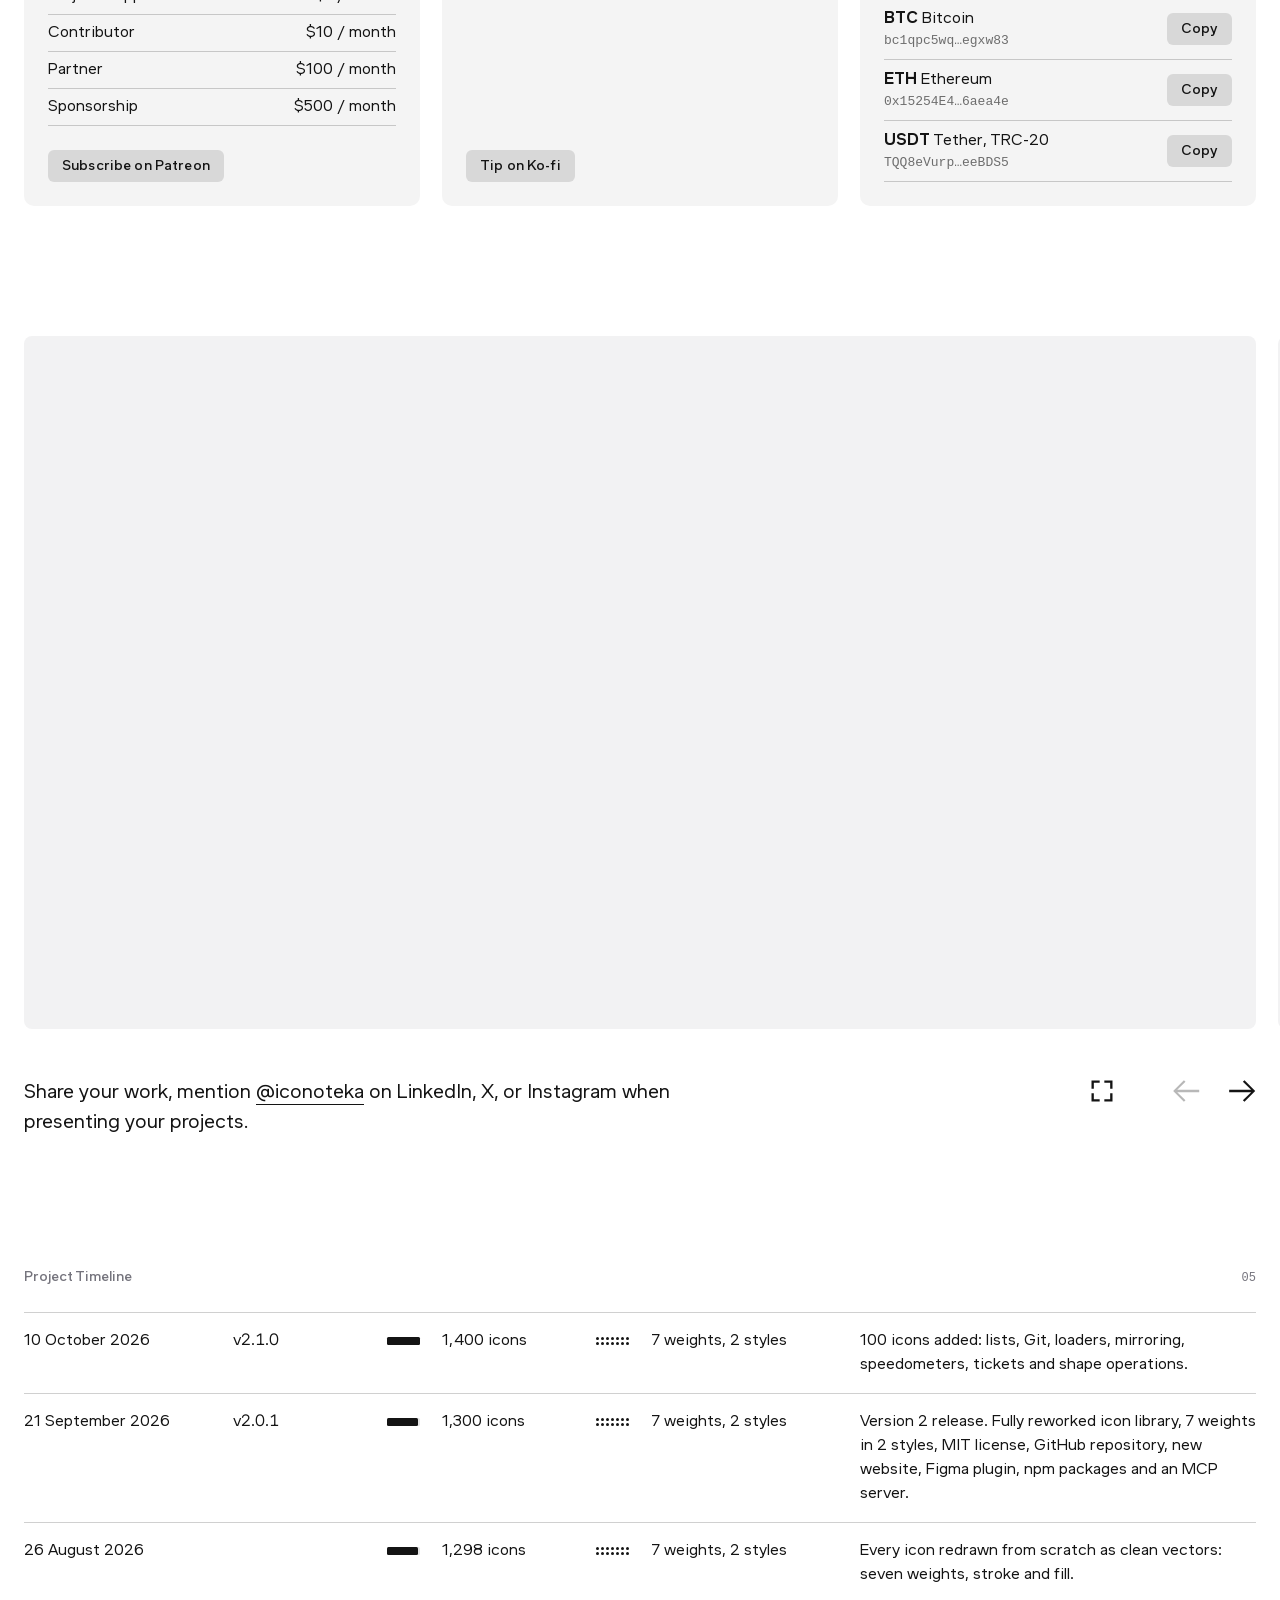
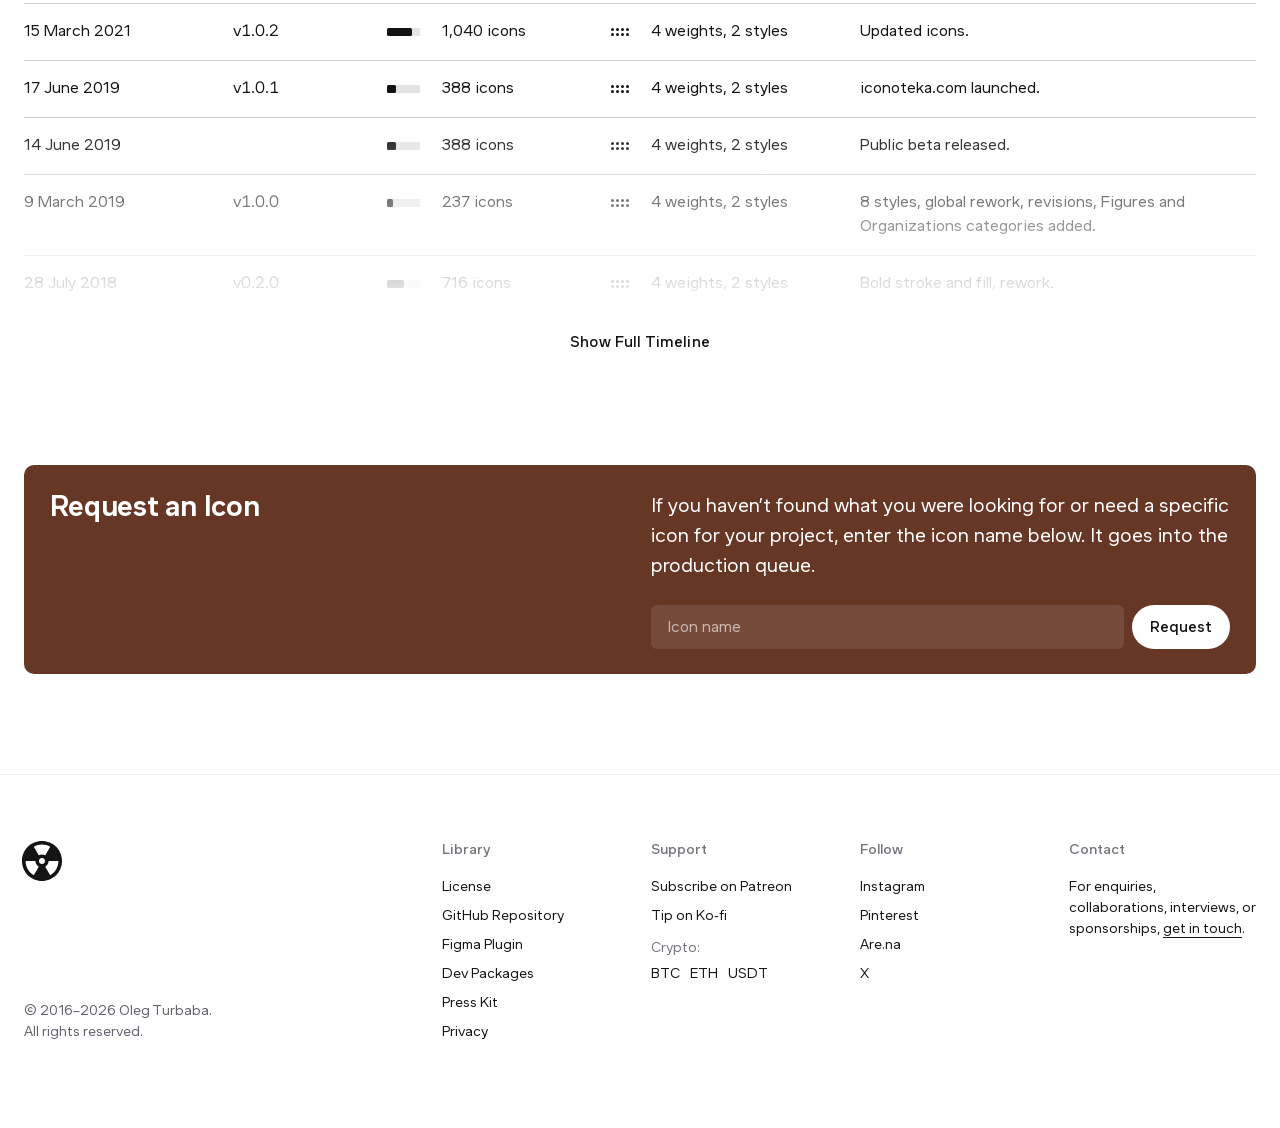
<file: support/index.html>
<!DOCTYPE html>
<html lang="en">
<head>
<meta charset="UTF-8"/>
<title>Support Iconoteka</title>
<meta name="robots" content="noindex"/>
<meta http-equiv="refresh" content="0; url=/about.html#support"/>
<link rel="canonical" href="https://iconoteka.com/about.html#support"/>
<script>location.replace('/about.html#support');</script>
</head>
<body><p>Redirecting to <a href="/about.html#support">the Support section</a>…</p></body>
</html>
</file>
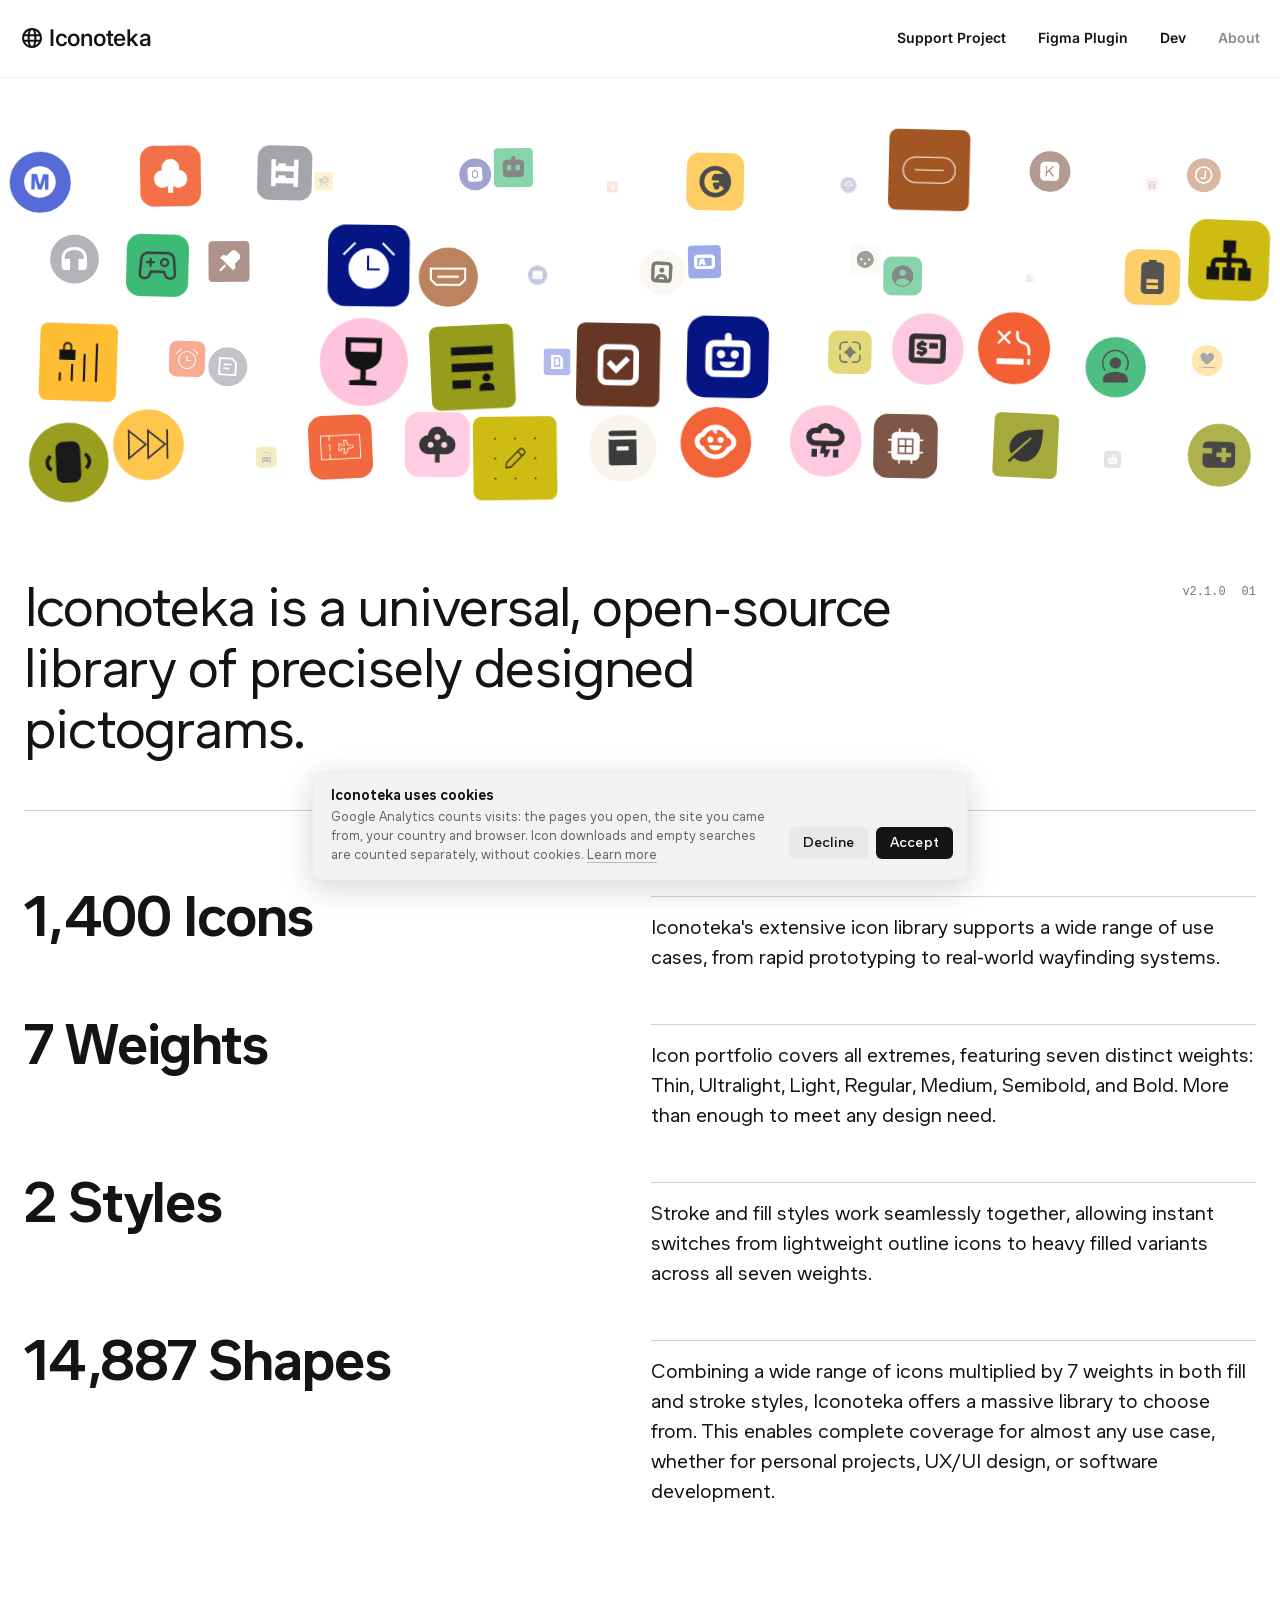
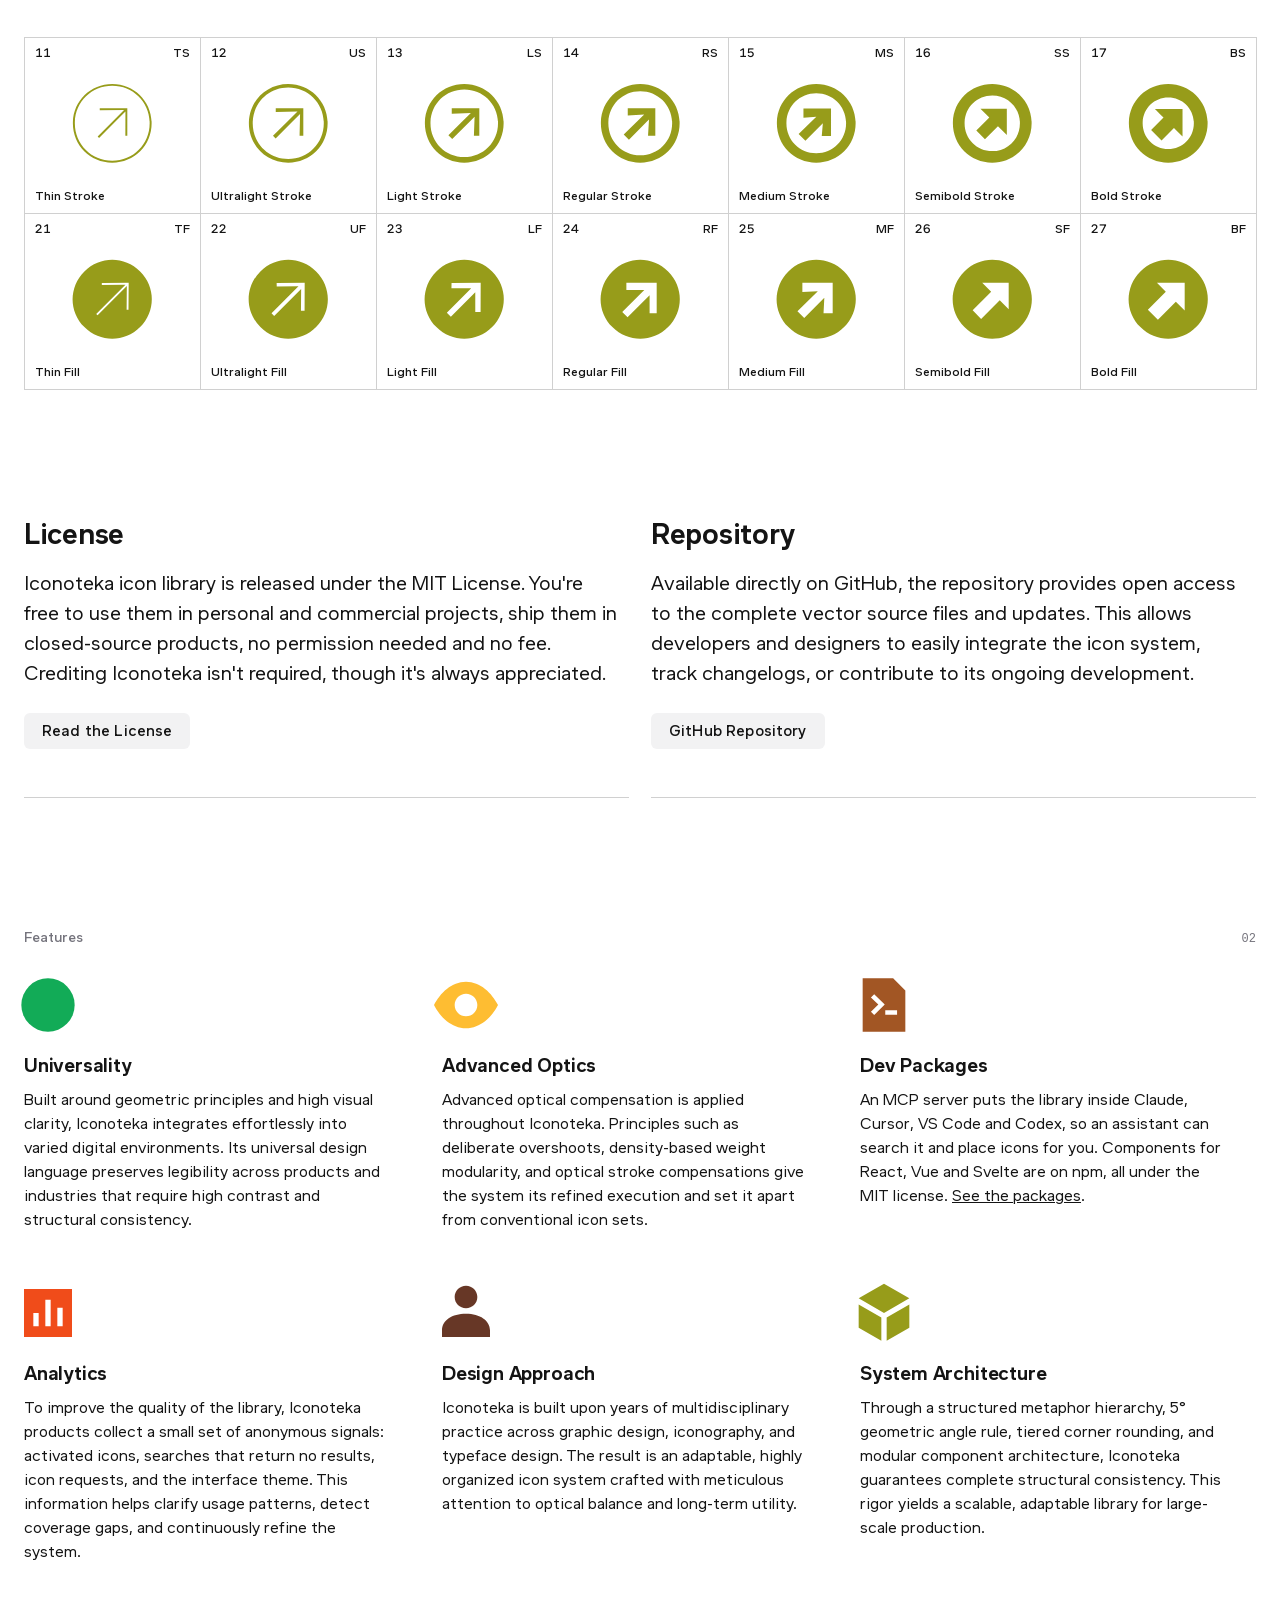
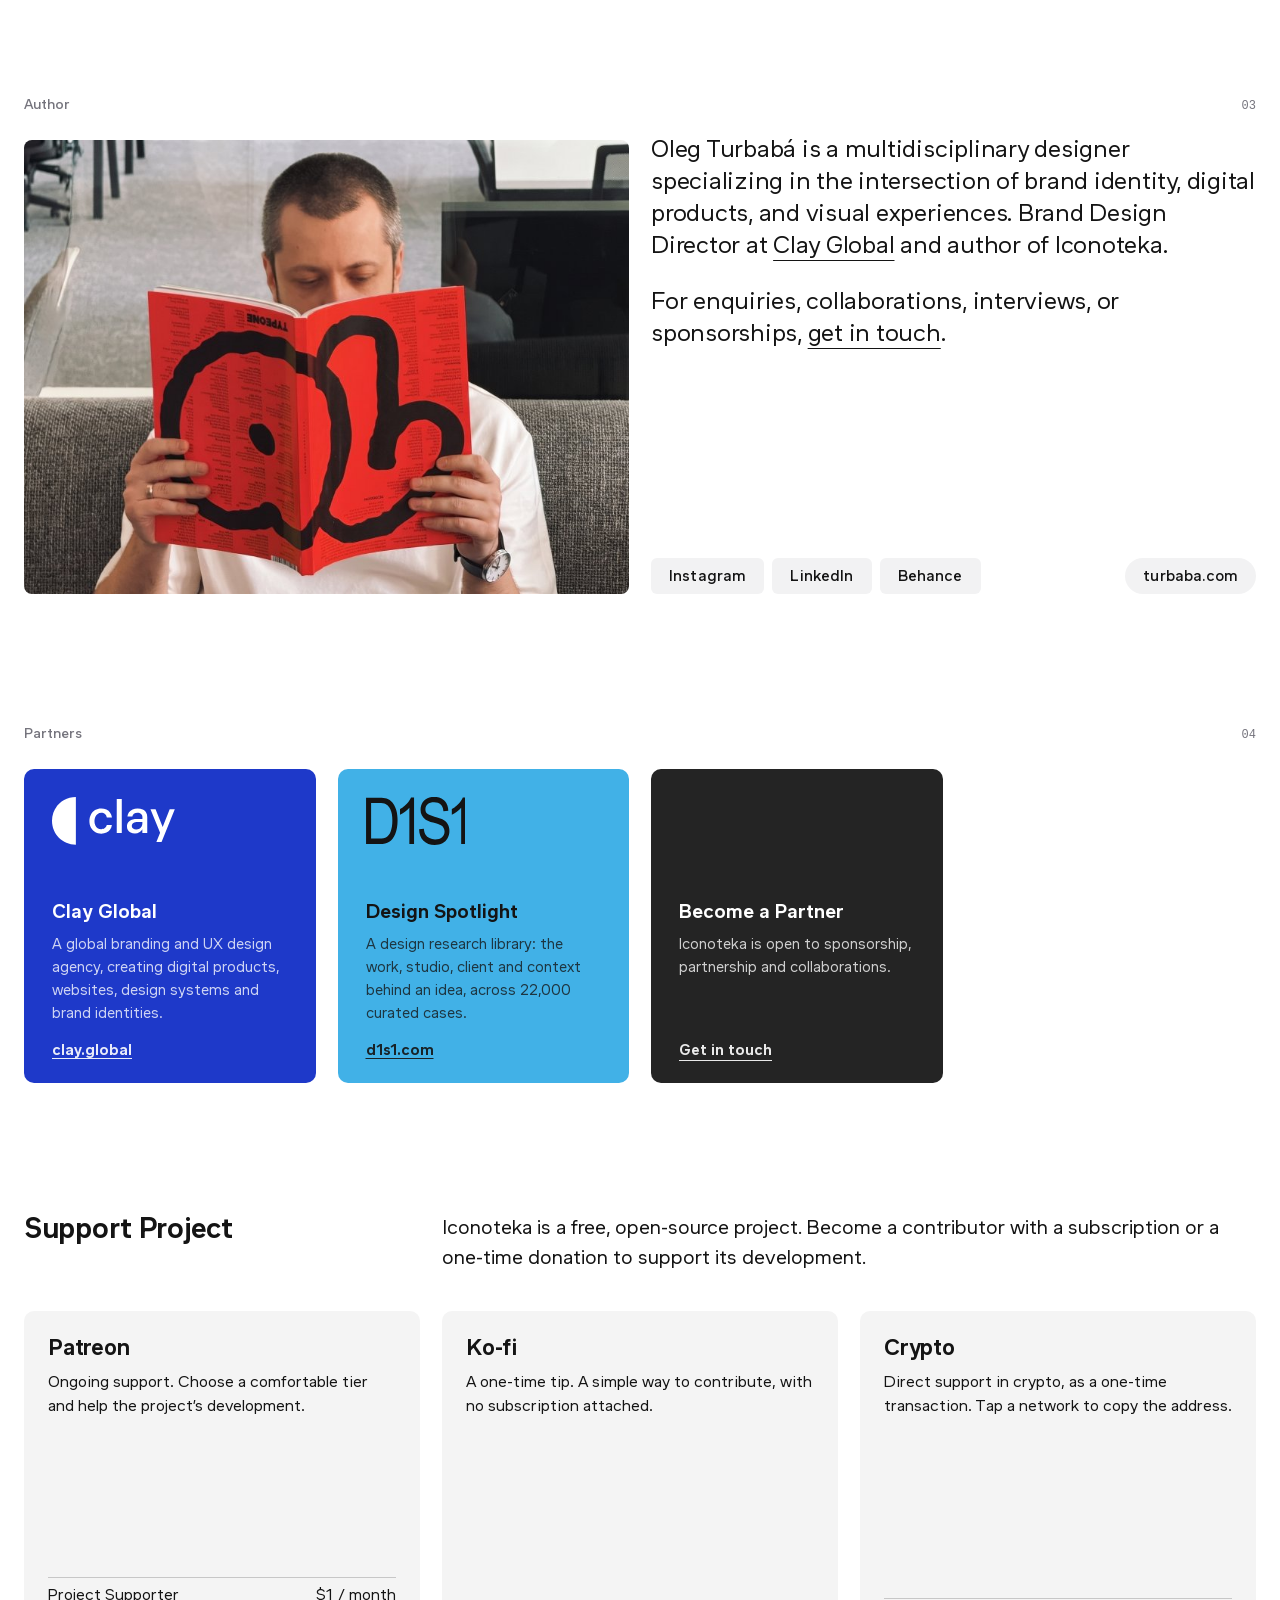
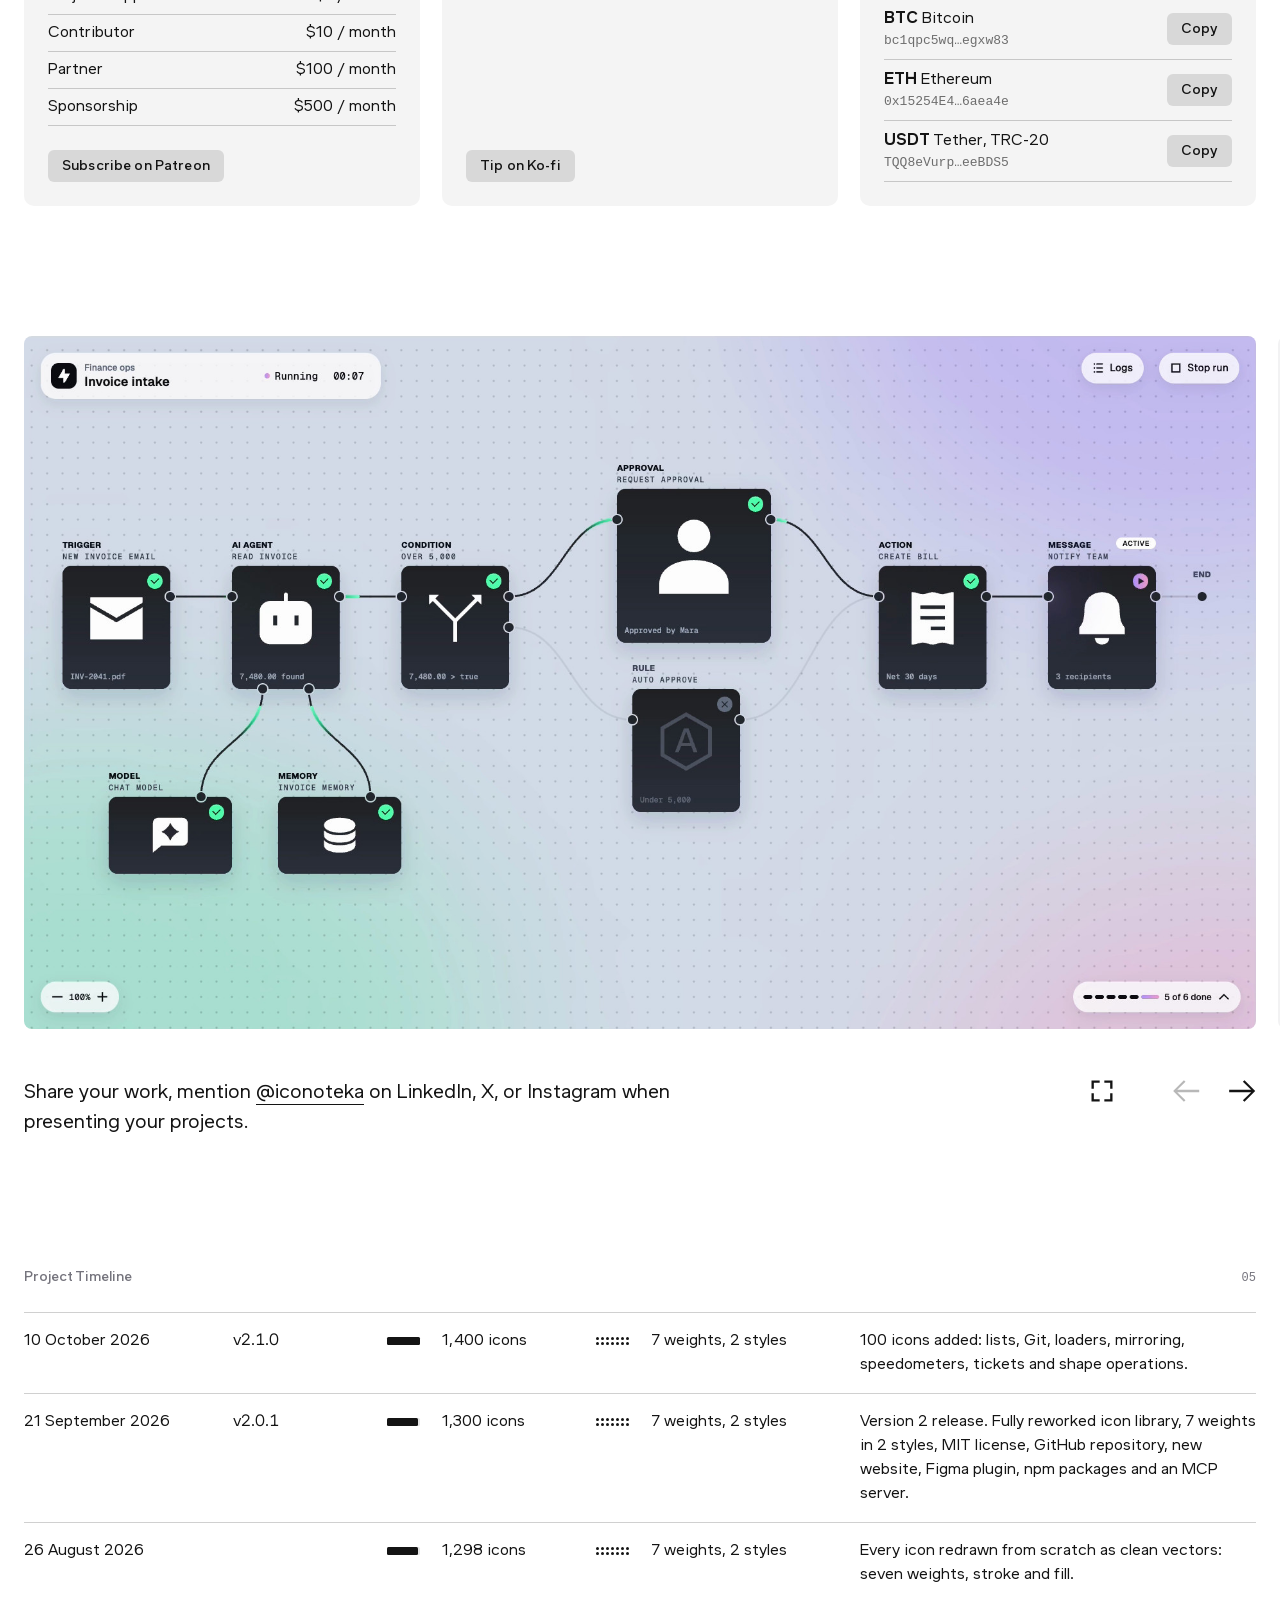
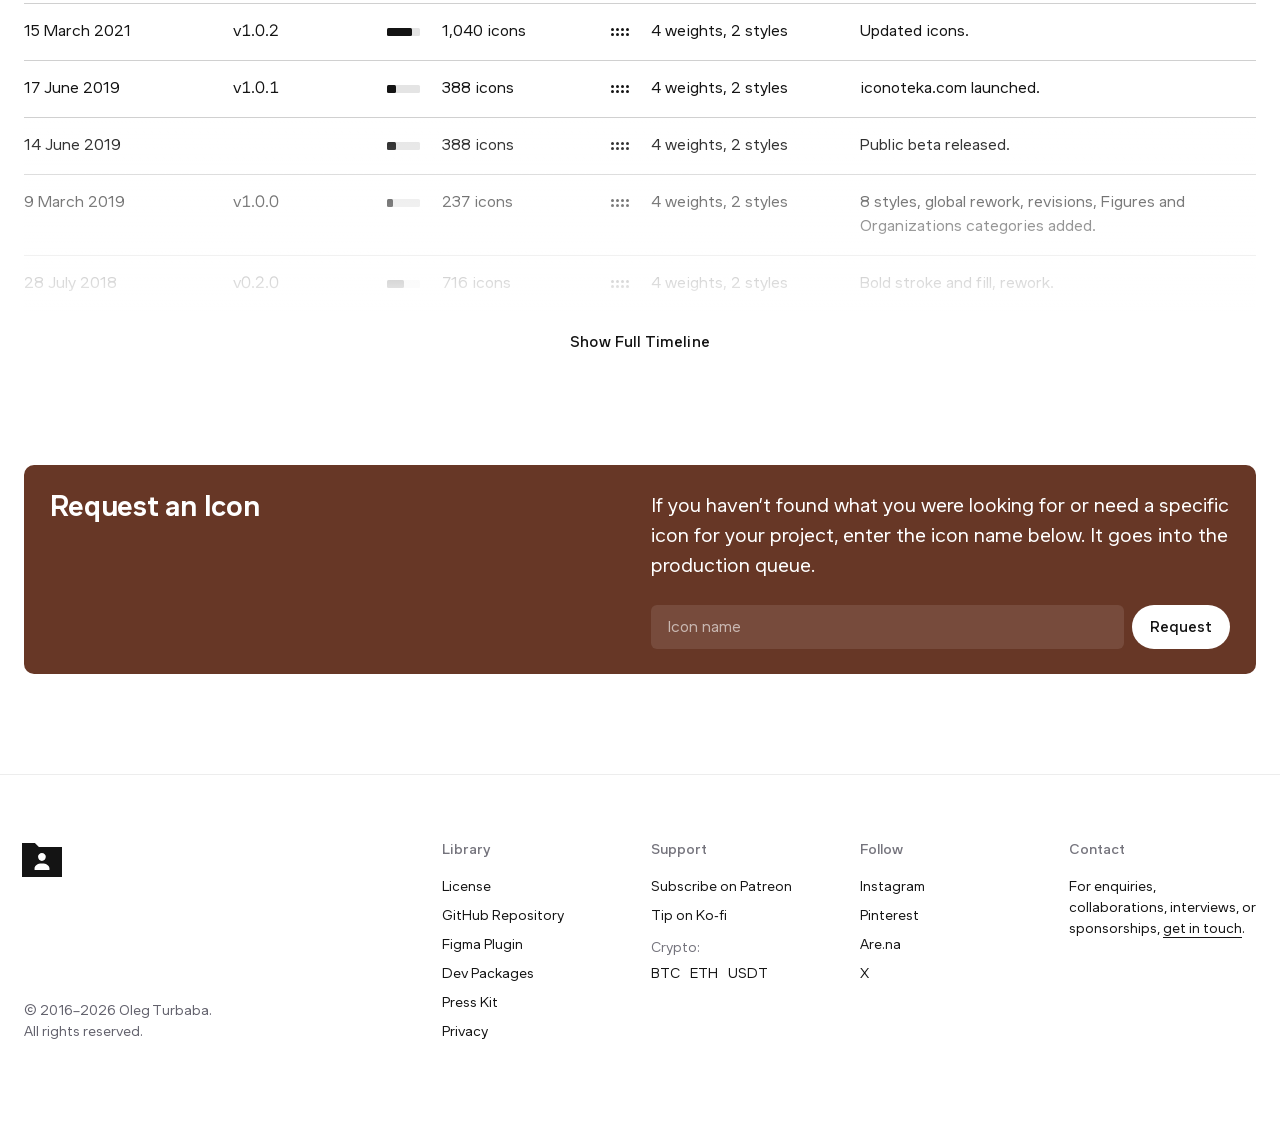
<file: about.html>
<!DOCTYPE html>
<html lang="en">
<head>
<meta charset="UTF-8"/>
<script>document.documentElement.classList.add('rv-pending'); setTimeout(() => document.documentElement.classList.remove('rv-pending'), 2500);</script>   <!-- reveal.js lifts this once the line-by-line units are set; the timeout is a safety net -->
<meta name="robots" content="noindex, nofollow"/>
<meta name="viewport" content="width=device-width, initial-scale=1.0"/>
<title>[staging] About Iconoteka</title>
<meta name="description" content="Iconoteka is a free, open-source library of 1,400 icons in 7 weights, drawn on a 24-point grid by Oleg Turbaba. MIT licensed."/>
<meta property="og:title" content="About Iconoteka, 1,400 open-source icons in 7 weights and 2 styles"/>
<meta property="og:description" content="A free, open-source library of 1,400 icons in 7 weights, drawn on a 24-point grid. MIT licensed."/>
<meta property="og:image" content="https://iconoteka.com/iconoteka-preview.png"/>
<meta property="og:image:width" content="1200"/>
<meta property="og:image:height" content="630"/>
<meta property="og:image:type" content="image/png"/>
<meta property="og:image:alt" content="Iconoteka icons on a grid"/>
<meta property="og:url" content="https://iconoteka.com/about.html"/>
<meta property="og:type" content="website"/>
<meta property="og:site_name" content="Iconoteka"/>
<meta name="twitter:card" content="summary_large_image"/>
<meta name="twitter:title" content="About Iconoteka, 1,400 open-source icons in 7 weights and 2 styles"/>
<meta name="twitter:description" content="A free, open-source library of 1,400 icons in 7 weights, drawn on a 24-point grid. MIT licensed."/>
<meta name="twitter:image" content="https://iconoteka.com/iconoteka-preview.png"/>
<link rel="icon" type="image/svg+xml" href="favicon.svg">
<link rel="icon" type="image/png" sizes="512x512" href="favicon.png">
<link rel="apple-touch-icon" sizes="180x180" href="apple-touch-icon.png">
<link rel="preconnect" href="https://fonts.googleapis.com">
<link rel="preconnect" href="https://fonts.gstatic.com" crossorigin>
<link href="https://fonts.googleapis.com/css2?family=Inter:ital,opsz,wght@0,14..32,100..900;1,14..32,100..900&display=swap" rel="stylesheet">
<link rel="preload" href="fonts/websans.woff2?v=2" as="font" type="font/woff2" crossorigin>
<link rel="stylesheet" href="support.css?v=14">
<style>
:root {
  --bg: #ffffff;
  --surface: #f7f7f7;
  --surface2: #f4f4f4;   /* grey cards (Packages, Support), lightened from #efefef (user 2026-09-15) */
  --border: #ededed;
  --text: #141414;
  --text-muted: #63626d;
  --text-dim: #8b8a94;
  --brand: #ffc3dc;
  --radius: 6px;
  --panel-w: 270px;
  --pad: 24px;
  --panel-pad: 20px;
  --sb: 11px;   /* native scrollbar width inside the category list */
  /* radius scale */
  --r-xs: 3px;      /* scrollbar thumbs, slider track */
  --r-sm: 6px;      /* small controls: buttons, segmented, options */
  --r-md: 10px;     /* surfaces: cards, dropdown menus */
  --r-pill: 999px;  /* badges, tags, search */
  /* motion */
  --t-fast: .12s;   /* hover/colour */
  --t-base: .2s;    /* size/position */
  --t-slow: .28s;   /* panel + large moves */
  /* elevation */
  --shadow-md: 0 4px 16px rgba(20,20,20,0.12);
  --shadow-lg: 0 8px 30px rgba(20,20,20,0.18);
  --panel-margin: 0px;
  --ui-surface: #f2f2f3;
  --ui-surface-hover: #e8e8e8;
  --ui-input: #f3f3f4;
  --ui-input-hover: #eeeeef;
  --ui-seg-on: #ffffff;
  --ui-panel: #ffffff;
  --ui-dropdown: #ffffff;
  --ui-card-hover: rgba(242,242,243,0.7);
  --ui-card-active: #f2f2f3;
  --ui-slider-track: #efefef;
  --ui-slider-stop: #cecece;
  --logomark-color: #141414;
}
[data-theme="dark"] {
  --shadow-md: 0 4px 16px rgba(20,20,20,0.45);
  --shadow-lg: 0 8px 30px rgba(20,20,20,0.55);
  --bg: #191919;
  --surface: #222222;
  --surface2: #2a2a2a;
  --border: #333333;
  --text: #ffffff;
  --text-muted: #a2a2a2;
  --text-dim: #8a8a8a;
  --brand: #ffc3dc;
  --ui-surface: #2a2a2a;
  --ui-surface-hover: #363636;
  --ui-input: #252525;
  --ui-input-hover: #2e2e2e;
  --ui-seg-on: #3a3a3a;
  --ui-panel: #202020;
  --ui-dropdown: #242424;
  --ui-card-hover: rgba(50,50,50,0.49);
  --ui-card-active: #232323;
  --ui-slider-track: #2e2e2e;
  --ui-slider-stop: #444444;
  --logomark-color: #ffffff;
}

@font-face { font-family: 'WebSans'; src: url('fonts/websans.woff2?v=2') format('woff2'); font-weight: 400 600; font-display: swap; }   /* the page's text face: a 122-glyph subset (ASCII + the punctuation the page uses), weights 400–600 only, kern + tnum only, neutral names, no glyph names, no hinting — 11 KB */
* { box-sizing: border-box; }
:root { --rule: color-mix(in srgb, var(--text) 20%, transparent); --rule-solid: #d0d0d0; --bar-track: #e4e4e4; --text-soft: #75747d; }   /* every page rule: the text colour at 30%. --rule-solid is that same value FLATTENED against the page background — opaque, so lines can never double where two of them meet (user) */
[data-theme="dark"] { --rule: color-mix(in srgb, var(--text) 30%, transparent); --rule-solid: #5e5e5e; --bar-track: #5e5e5e; --text-soft: var(--text-muted); }   /* light theme (user 2026-09-15): lines at 20% (#d0d0d0 flattened), a paler progress-bar track, and --text-soft #75747d for the small grey labels (4.6:1 on white, still AA); dark keeps its values */
/* vertical spacing system — an 8px scale with four roles; only these tokens are used for vertical space
   --major  hero → headline, stat rows → weight grid          130 / 96 / 64
   --sec    section padding (top and bottom), footer padding   65 / 48 / 32  (= --major / 2)
   --block  between blocks inside a section, text → media      48 / 40 / 32
   --stack  label → content, title → text, text → buttons      24 / 24 / 16
   plus two fixed steps: --sp-1 8px (small title → text, list gaps) and --sp-2 16px (large title → text, icon → title, row padding) */
:root { --sp-1: 8px; --sp-2: 16px; --stack: 24px; --block: 48px; --sec: 65px; --major: 130px; --gut: 22px; --exc: 100px; --display: clamp(36px, calc(17.8px + 2.93vw), 84px); }   /* --display: headline statement and the stat numbers */   /* --exc: the one exception — the gap above and below the Missing-an-icon block */   /* --sec is half of --major, so every block-to-block gap is --major (130, per user) */
@media (max-width: 860px) { :root { --stack: 24px; --block: 40px; --sec: 38px; --major: 76px; --gut: 12px; --exc: 74px; } }   /* tablet: section gaps 20px tighter than before (76 / 38, user) */
@media (max-width: 480px) { :root { --stack: 16px; --block: 32px; --sec: 32px; --major: 64px; --gut: 8px; --exc: 50px; } }
html { scroll-behavior: smooth; }
/* no ligatures or contextual alternates in running text */
html, body { margin: 0; font-family: 'WebSans', 'Inter', sans-serif; font-variant-ligatures: none; font-feature-settings: "liga" 0, "calt" 0; font-size: 16px; line-height: 24px; background: var(--bg); color: var(--text); -webkit-font-smoothing: antialiased; }
html, body { overflow-x: clip; }   /* the flying hero tiles must never widen the page. clip, NOT hidden: overflow-x:hidden on html/body turns them into scroll containers in iOS Safari and the sticky header scrolls away for good */
a { color: inherit; }

/* ── header: same bar as the library ─────────────────────────────────────── */
/* 500px header: the 78px bar (logo + navigation, same as the library) and a 422px band with the icon wall, on the page colour */
header { display: grid; grid-template-columns: 1fr auto 1fr; align-items: center; column-gap: 8px;
         padding: 0 var(--panel-pad); height: 78px; border-bottom: 1px solid var(--border);
         position: sticky; top: 0; background: var(--bg); color: var(--text); z-index: 10; transition: transform var(--t-slow) ease; }
header.hidden { transform: translateY(-100%); }   /* slides away while scrolling down, comes back on the first scroll up (user, all breakpoints) */
header .header-nav { grid-column: 3; }
/* the bar is set in Inter with the library's line-height so it matches the homepage header exactly */
header { font-family: 'Inter', sans-serif; font-size: 14px; line-height: normal; font-variant-ligatures: normal; font-feature-settings: normal; }   /* the library's body context */
header .support-btn { font: inherit; font-size: 14px; font-weight: 600; }
.hero-band { background: var(--bg); color: var(--text); --band-h: 422px; padding: 20px 20px 0; }   /* 20px inset left, right, top; as many full rows as fit --band-h, height follows the rows */
/* headline under the hero */
.row.headline { padding-top: var(--major); padding-bottom: 0; }   /* .row.headline so the generic .row padding below cannot override it */
.headline .g { padding-bottom: var(--block); border-bottom: 1px solid var(--rule); }   /* rule under the headline, layout width only */
.row.headline + .row { padding-top: calc(var(--major) - var(--block)); }   /* rule-terminated blocks keep a --major (128) gap to the next content, like License */
.nobr { white-space: nowrap; }
.ver { grid-column: 10 / 13; justify-self: end; align-self: start; font-family: ui-monospace, 'SF Mono', Menlo, Consolas, monospace; font-size: 12px; line-height: 16px; font-weight: 500; margin-top: 4px; font-feature-settings: normal; color: var(--text-soft); }   /* small mono library version, same size as the weight-grid labels, top aligned with the headline's caps */
.statement { grid-column: 1 / 10; margin: 0; font-size: var(--display); line-height: 1.1; letter-spacing: -.02em; font-weight: 400; }
/* the wall: as many colour tiles as fit the band, each a random icon on a random brand colour and shape.
   Tiles change one by one on their own, change under the pointer, and open the icon in the library on click */
.wall { display: grid; grid-template-columns: repeat(var(--cols), var(--tile)); grid-auto-rows: var(--tile); row-gap: var(--wgap); justify-content: space-between; --tile: 76px; --wgap: 16px; }   /* columns spread edge to edge */
.tile-w { width: var(--tile); height: var(--tile); border-radius: 10%;   /* three containers, per the blueprint: rounded 10%, soft 22%, circle 6% larger (optical) */ background: var(--c); color: var(--fg); display: flex; align-items: center; justify-content: center; }
.tile-w { will-change: transform; position: relative; }   /* z-index during the parallax */
.tile-w.round { border-radius: 50%; width: calc(var(--tile) * 1.06); height: calc(var(--tile) * 1.06); margin: calc(var(--tile) * -0.03); }
.tile-w.soft { border-radius: 22%; }
.tile-w svg { width: 66%; height: 66%; fill: currentColor; display: block; }
.tile-w { cursor: pointer; }   /* a tile opens its icon in the library; the name chip is the only hover feedback */
.tile-w.round svg { width: calc(66% / 1.06); height: calc(66% / 1.06); }
.tile-chip { position: fixed; z-index: 40; pointer-events: none; color: var(--text); font-size: 12px; line-height: 16px; font-weight: 500; white-space: nowrap; text-shadow: 0 1px 3px var(--bg), 0 0 8px var(--bg); opacity: 0; transform: translate(-50%, -100%); transition: opacity var(--t-fast); }   /* plain text, no pill (user): a shadow in the page colour keeps it readable over anything */
.tile-chip.on { opacity: 1; }
.slider-nav button { position: relative; }   /* the circle tile is 6% wider so it does not read smaller than a square one -- that is compensation for the CONTAINER, so undo it for the glyph, which must be the same size in every shape */
/* no clipping: flying tiles pass behind the page content (main sits above the band), under the sticky bar */
.hero-band { position: relative; z-index: 0; }
main, footer { position: relative; z-index: 1; }

.logo-wrap { display: flex; align-items: center; gap: 8px; position: relative; top: -1px; }   /* flex like the homepage: the link is only as wide as the logo, not the whole grid column (the hover area was huge) */
.logo-wrap a { display: flex; align-items: center; gap: 5px; text-decoration: none; color: var(--text); transition: opacity var(--t-fast); }
.logo-wrap a:hover { opacity: .8; }
#logomark { color: var(--logomark-color); }
.logo { font-weight: 550; font-size: 23px; letter-spacing: -0.3px; }
.beta-badge { font-size: 8.5px; font-weight: 700; background: var(--brand); color: #141414; height: 14px; padding: 0 6px 0 6.6px; line-height: 1;
              border-radius: var(--r-pill); letter-spacing: .6px; text-transform: uppercase; display: inline-flex; align-items: center; position: relative; top: -2px; }
.header-nav { display: flex; align-items: center; gap: 32px; justify-content: flex-end; position: relative; top: -1px; }
.header-link { font-size: 14px; font-weight: 600; text-decoration: none; transition: color var(--t-fast); }
.header-link:hover { opacity: .8; }
/* hit area ≈ 38×(text+24)px without moving the text: padding cancelled by negative margins */
.header-link { padding: 10px 12px; margin: -10px -12px; border-radius: var(--r-sm); }
.header-link.current { color: var(--text-dim); }
.burger-btn { display: none; background: none; border: none; cursor: pointer; padding: 4px; margin-right: -4px; color: var(--text); }
.burger-btn { transition: opacity var(--t-fast); } .burger-btn:hover { opacity: .8; }
/* pressed state for every control on the page: a deeper dim than the hover (the wall tiles have no hover by design and stay as they are) */
.header-link:active, .logo-wrap a:active, .burger-btn:active, .burger-link:active, .button:active, .links a:active, .handle:active,
.slider-nav button:active:not(:disabled), button.primary:active:not(:disabled), footer a:active, footer button:active, .footer-icon:active { opacity: .6; }
.burger-menu { display: none; position: fixed; background: var(--ui-panel); border-radius: var(--r-md); box-shadow: var(--shadow-md); padding: 8px; z-index: 1000; flex-direction: column; gap: 2px; width: 272px; }
.burger-menu.open { display: flex; }
.burger-link { font-size: 14px; font-weight: 600; color: var(--text); text-decoration: none; padding: 14px 12px; border-radius: var(--r-sm); }
.burger-link:hover { background: var(--surface); }
.burger-ver { font-size: 12px; color: var(--text-muted); padding: 12px 12px 8px; line-height: 1.6; }
.ver-num { font-family: ui-monospace, 'SF Mono', Menlo, Consolas, monospace; font-size: 12px; font-weight: 500; }
#toast { position: fixed; top: 92px; left: 50%; transform: translateX(-50%); background: var(--brand); color: #141414; font-size: 12px; padding: 4px 14px; border-radius: var(--r-pill); pointer-events: none; opacity: 0; transition: opacity var(--t-base); z-index: 2100; white-space: nowrap; }
#toast.visible { opacity: 1; }
/* BETA badge shown again (user 2026-09-06) */

/* ── page grid ────────────────────────────────────────────────────────────── */
/* Every block is a full-width row; content sits on a 12-column grid, 22px gutters, 1252px max */
.row { padding: var(--sec) var(--pad); }
.row:focus, .row:focus-visible, .row:target, main:focus, main:focus-visible { outline: none; }   /* landing on #section must not draw a focus ring round the whole block: a row is a container, never something you interact with. Interactive controls keep their own rings */
.g   { display: grid; grid-template-columns: repeat(12, minmax(0, 1fr)); column-gap: var(--gut); row-gap: 0; max-width: 1252px; margin: 0 auto; }   /* 1152 + 100: 50px off each side margin (user took half of the 100 back) */
.g > * { min-width: 0; }
.full { grid-column: 1 / -1; }
.half-a { grid-column: 1 / 7; }
.half-b { grid-column: 7 / 13; }
.half-a p, .half-b p { margin-bottom: var(--stack); }
/* License and Repository: larger title and text than the feature items */
.license .half-a, .license .half-b { padding-bottom: var(--block); border-bottom: 1px solid var(--rule); }   /* two rules, one under each half; the halves stretch to one height so the lines align */
#privacy { padding-top: 0; color: var(--text-soft); }   /* the quiet legal block: grey like the section labels, and half the usual gap above (--major down to --sec) */
#privacy h3 { font-size: 14px; line-height: 21px; margin-bottom: var(--stack); display: flex; justify-content: space-between; align-items: baseline; }   /* section number at the right edge, like the .label rows above */   /* one title over both halves, so the two columns start at the same line */
#privacy strong { font-weight: 600; }   /* lead-ins take the site's heading weight, not the browser's 700 */
#privacy p { font-size: 14px; line-height: 21px; }   /* no width cap: each half fills its column, so equal copy gives equal height */
#privacy .half-a p { padding-right: var(--gut); }   /* two gutters between the columns: at 14px one gutter reads as a word space, not a column break. Left edges stay on the grid */
.license h3, .request h3, .support-title { font-size: 28px; line-height: 34px; margin-bottom: var(--sp-2); }   /* Support Project title = the License title (no section number, not counted) */
.license p, .request p { font-size: 20px; line-height: 30px; max-width: 46ch; }
/* request: a brand-Blue box, white text (the Blue card's logo-mark rule), input white at 10%, white pill button.
   Exception to the spacing system: 100px above and below (neighbour padding --sec + own padding = --exc) */
.row.request { padding-top: calc(var(--exc) - var(--sec)); padding-bottom: var(--exc); }   /* 100 above the box, 100 from the box to the footer rule */
.request-box { grid-column: 1 / -1; background: #673726; color: #ffffff; padding: clamp(17px, 2vw, 28px); border-radius: var(--r-md);   /* 30% less than the first cut (24/2.8vw/40) — user */
               display: grid; grid-template-columns: 1fr 1fr; column-gap: var(--gut); row-gap: var(--block); }   /* full width; title on the left half, text and form on the right half */
.request-box h3 { margin: 0; }
.request-box .request-body p { max-width: none; margin-bottom: var(--stack); }
.request-box input[type=text] { background: rgba(255, 255, 255, .1); color: #ffffff; border: none; padding-top: 2px; }   /* white at 10% on the blue (user); the text sits 2px down (optical, user: 1px, then 1px more) */
.request-box input[type=text]:focus { background: rgba(255, 255, 255, .16); }
.request-box input[type=text]::placeholder { color: #ffffff; opacity: .6; }
.request-box button.primary { background: #ffffff; color: #141414; border-radius: 999px; }   /* white pill (user) */

p { margin: 0 0 var(--stack); }
p:last-child { margin-bottom: 0; }
.label { font-size: 14px; line-height: 21px; font-weight: 500; color: var(--text-soft); margin: 0 0 var(--stack); }   /* small captions are grey (user): section labels, their numbers, the version, the grid-cell texts — same grey as the footer titles */
.label.full { display: flex; justify-content: space-between; align-items: baseline; }   /* section number at the right edge */
.no { font-family: ui-monospace, 'SF Mono', Menlo, Consolas, monospace; font-size: 12px; line-height: 16px; font-weight: 500; font-feature-settings: normal; color: var(--text-soft); }   /* section numbers 01–04: the version's mono style */
.ver .no { margin-left: 16px; }   /* 01 sits after the version, at the right edge */
h2.huge { font-size: var(--display); line-height: 1; letter-spacing: -.02em; font-weight: 600; margin: 0 0 var(--block) -0.04em; }   /* same size as the headline statement */
h3 { font-size: 19px; line-height: 28px; font-weight: 600; letter-spacing: -.01em; margin: 0 0 var(--sp-1); }


/* layout-grid overlay, toggled with the G key: the same .g columns, tinted */
.grid-overlay { position: fixed; inset: 0; padding: 0 var(--pad); pointer-events: none; z-index: 5000; }
.grid-overlay .g { height: 100%; }
.grid-overlay span { display: block; height: 100vh; background: rgba(255, 195, 220, .18); }

/* buttons (Inter-style: plain filled block, no chrome) */
.button, .links a { display: inline-flex; align-items: center; gap: 6px; height: 36px; padding: 2px 18px 0; border-radius: var(--r-sm);   /* 18px sides; 2px top padding moves the centred label down by 1px (optical) */
          background: var(--text); color: var(--bg); text-decoration: none; font-size: 15px; font-weight: 500; letter-spacing: .01em;
          transition: opacity var(--t-fast); white-space: nowrap; }
.button:hover, .links a:hover { opacity: .82; }
.links { display: flex; flex-wrap: wrap; gap: var(--sp-1); }
.links a.ghost { background: var(--ui-surface); color: var(--text); }
.links a.ghost:hover { background: var(--text); color: var(--bg); opacity: 1; }   /* hover = inverted: white on the dark theme, black on light */


/* stat blocks: one row each — title on the left half, text on the right half */
.stat-block { grid-column: 1 / -1; display: grid; grid-template-columns: repeat(12, minmax(0, 1fr)); column-gap: var(--gut); align-items: start; margin-bottom: var(--block); }
.stat-block:nth-of-type(4) { margin-bottom: var(--major); }   /* the weight grid gets a major gap */
.stat-block h2 { grid-column: 1 / 7; margin: 0; white-space: nowrap; }   /* size comes from h2.huge (--display, same as the headline); no font-size here or it would win by source order */
.stat-block h2, .stat-block p { grid-row: 1; }
/* right half: a 1px rule aligned with the cap height of the number on the left, the small text below it
   (measured in the render: the caps of the 66px title start 3px below its box top) */
.stat-block p { grid-column: 7 / 13; align-self: start; margin: 3px 0 0; padding-top: var(--sp-2); border-top: 1px solid var(--rule); font-size: 20px; line-height: 30px; }   /* same large body size as License / Repository */

/* weight grid: 7×2 stroked cells (1px lines, shared): number top-left, code (TS, RF…) top-right, name bottom-left, icon in a dealt palette colour */
.cards { display: grid; grid-template-columns: repeat(7, minmax(0, 1fr)); }   /* no border on the grid itself: when a row is short (4-3-4-3 on narrow screens) a container border would box in the empty cells and read as one big rectangle. Each cell closes itself instead. */
.card { position: relative; aspect-ratio: 1; background: var(--bg); color: var(--text); display: flex; align-items: center; justify-content: center; border: 1px solid var(--rule-solid); margin: 0 -1px -1px 0; }   /* every cell is a complete square; the -1px margins overlap neighbouring borders so shared lines stay 1px and are drawn once, and an empty grid area is simply empty */
.card svg { width: 54%; height: 54%; fill: var(--ic, currentColor); display: block; position: relative; top: -3px; }   /* was -5px; moved 2px down (user) */   /* --ic: a brand colour dealt at random (light palette), re-dealt on hover with the icon; switches instantly, no fade (user) */
.card small { position: absolute; font-size: 12px; line-height: 16px; font-weight: 500; }   /* text colour (the grey try was reverted for the grid — user) */
.card .n { left: 10px; top: 8px; font-feature-settings: "liga" 0, "calt" 0, "tnum" 1; }
.card .code { right: 10px; top: 8px; }
.card .cap { left: 10px; bottom: 8px; }

/* support section: the menu's intro (large body) on the left half, the three brand cards full width; reachable at about.html#support */
/* Support sits after Author now (user 2026-09-09); the License/Support grouping is gone */
.row[id] { scroll-margin-top: 90px; }   /* anchors land below the sticky header */
#gallery { scroll-margin-top: 138px; }   /* /gallery/ and #gallery land on the slider itself (its row has no label), with the same 48px of air a section label gets */
.support-title { grid-column: 1 / 5; margin: 0; }   /* title in the left third … */
.support-lead { grid-column: 5 / 13; font-size: 20px; line-height: 30px; margin: 0 0 calc(var(--block) - 10px); max-width: none; }   /* … text in the right two thirds (user); cards 38px below (--block − 10, user) */
#supportCards { max-width: none; justify-self: stretch; gap: var(--gut); --col: calc((100% - 2 * var(--gut)) / 3); grid-template-columns: repeat(3, minmax(0, 1fr)); }   /* three equal cards on the page grid (the panel's pill-width trick is not used here) */
#supportCards .support-card { border-radius: var(--r-md); padding: 24px; gap: 0; min-height: 0; align-items: stretch; text-align: left; margin: 0; }   /* compact (user) */
/* on the page the three cards are DARK GREY, the same surface as the framework package cards (user); the header
   panel keeps its brand colours. --line/--line-hover mirror the .pkg tints so buttons and rules match. */
#supportCards .support-card[data-way] { --line: color-mix(in srgb, var(--text) 12%, transparent); --line-hover: color-mix(in srgb, var(--text) 20%, transparent); background: var(--surface2); }
#supportCards .support-card[data-way] h4, #supportCards .support-card[data-way] h4 small, #supportCards .support-card[data-way] p { color: var(--text); }
#supportCards .support-card[data-way] .support-cta, #supportCards .support-list button { background: var(--line); color: var(--text); }
#supportCards .support-card[data-way] .support-cta:hover, #supportCards .support-list button:hover { background: var(--text); color: var(--bg); }
@media (min-width: 1280px) { #supportCards .support-card { aspect-ratio: 4 / 5; } }   /* 4:5 portrait cards (user). Measured floor: at 1200 and below the content no longer fits a 4:5 box */
@media (min-width: 1400px) { #supportCards .support-card { aspect-ratio: 1; } }   /* once the column is wide enough that a square still holds the content, stop growing taller -- a 4:5 card reaches ~700px of mostly empty space on a big screen (user). max-height cannot do this: with an aspect-ratio set, capping the height just makes the card narrower */
#supportCards .support-card h4 { font-size: 22px; line-height: 28px; font-weight: 600; letter-spacing: -.01em; justify-content: flex-start; margin: 0 0 var(--sp-1); }
#supportCards .support-card p { font-size: 16px; line-height: 24px; margin: 0 0 var(--block); }   /* the page's body text; a block gap down to the tier / address table (user) */
#supportCards .support-cta { margin-top: auto; padding-top: 0; }
#supportCards .support-card[data-way="patreon"] .support-cta { margin-top: 0; }   /* the button follows its table (whose own 16px bottom margin is the gap) instead of being pushed to the floor on its own */
#supportCards .support-tiers, #supportCards .support-list { list-style: none; margin: auto 0 var(--stack); padding: 0; font-size: 16px; line-height: 24px; }   /* margin-top auto: the table sits at the BOTTOM, so the card's spare height falls between the description and the table (user); 24px down to the button */   /* margin-top auto: the table sits at the BOTTOM, so the card's spare height falls between the description and the table (user) */
#supportCards .support-tiers li { display: grid; grid-template-columns: 1fr auto; column-gap: var(--sp-2); padding: 6px 0; border-top: 1px solid var(--rule); }   /* the page's rule colour, as on the timeline and stat rows (white 25% belonged to the panel's coloured cards) */
#supportCards .support-tiers li:last-child { border-bottom: 1px solid var(--rule); }
#supportCards .support-tiers .t-price { white-space: nowrap; }   /* no tnum: it widens the spaces around the slash in this face */
#supportCards .support-tiers .t-note { grid-column: 1 / -1; font-size: 14px; line-height: 21px; opacity: .8; }
#supportCards .support-list { margin-bottom: 0; }
#supportCards .support-list li { display: grid; grid-template-columns: 1fr auto; grid-template-areas: "net btn" "addr btn"; column-gap: var(--sp-2); align-items: center; padding: 8px 0; border-top: 1px solid var(--rule); }
#supportCards .support-list li:last-child { border-bottom: 1px solid var(--rule); }
#supportCards .support-list .a-net { grid-area: net; } #supportCards .support-list .a-net b { font-weight: 600; }
#supportCards .support-list .a-addr { grid-area: addr; font-family: ui-monospace, 'SF Mono', Menlo, Consolas, monospace; font-size: 13px; line-height: 20px; opacity: .6; }   /* semi-transparent (user) */
#supportCards .support-list button { grid-area: btn; height: 32px; padding: 0 14px; border: none; border-radius: var(--r-sm); font: inherit; font-size: 14px; font-weight: 500; cursor: pointer; transition: background var(--t-fast), color var(--t-fast); }
#supportCards .p-short, #supportCards .a-short { display: none; }   /* the narrow-column forms ("$1/mo", 5…4 address) switch on ≤1100 */
#supportCards .support-list button.copied { background: var(--brand); color: #141414; }   /* copied still flashes brand pink here (the support panel's own signal) */
/* packages: MCP card dark blue, three grey cards, install command with Copy, npm + GitHub links */
.packages .support-title { grid-column: 1 / 7; } .packages .support-lead { grid-column: 7 / 13; margin-bottom: calc(var(--block) - 10px); }
.packages .support-title, .packages .support-lead { align-self: baseline; }   /* "Packages" and the first line of the text share one baseline (user) */   /* title over the MCP card, text over the Components card: each half the width, like the cards (user) */
.packages-cards { grid-column: 1 / -1; display: grid; grid-template-columns: repeat(12, minmax(0, 1fr)); gap: var(--gut); }   /* two cards side by side, MCP and Components, the same structure (user) */
.pkg { --ink: var(--text); --field: color-mix(in srgb, var(--text) 3.5%, transparent); --line: color-mix(in srgb, var(--text) 6%, transparent); --line-hover: color-mix(in srgb, var(--text) 10%, transparent); --btn: color-mix(in srgb, var(--text) 12%, transparent); background: var(--surface2); color: var(--text); border-radius: var(--r-md); padding: 24px; display: flex; flex-direction: column; min-width: 0; }   /* grey cards (user) */
.pkg.pkg-dark { --ink: #ffffff; --field: rgba(255, 255, 255, .045); --line: rgba(255, 255, 255, .08); --line-hover: rgba(255, 255, 255, .13); --btn: rgba(255, 255, 255, .16); background: #061584; color: #ffffff; }   /* the MCP card, first: brand Dark Blue (user: a dark colour, MCP is the priority) */
.mcp-mark { display: flex; align-items: center; }   /* hidden source marks, cloned into the tabs */
/* MCP section: a tab per assistant (mark + name), then three steps on the card grid — copy, where it goes, what to ask */
.mcp-card { grid-column: span 6; scroll-margin-top: 110px; }   /* /mcp/ and #mcp land on the card */
.mcp-card { display: flex; flex-direction: column; gap: var(--stack); }
.mcp-head { display: flex; justify-content: space-between; align-items: center; gap: var(--gut); margin-top: var(--sp-2); }   /* 40px under the tab row on desktop (card gap 24 + 16, user) */ .pkg .mcp-head h4 { font-size: 28px; line-height: 34px; margin: 0; }   /* title only, npm and GitHub at the right (user) */
.mcp-head .pkg-links { margin-top: 0; flex: none; }

.pkg-dark .mcp-list .no { color: #ffffff; }
.mcp-tabs { position: relative; display: flex; gap: var(--tab-gap, 34px); box-shadow: inset 0 -1px 0 var(--btn); margin-top: -8px; }   /* a tab row on one baseline rule; always fits: tabRow() tightens the gap, then the text and marks, when the card is narrow (user: no scrolling) */
.mcp-tabs.wrap { display: grid; grid-template-columns: repeat(3, minmax(0, 1fr)); gap: 0; } .mcp-tabs.wrap .mcp-tab { width: 100%; }   /* last resort on the narrowest phones: a tidy 3-column grid instead of hidden tabs */
.mcp-tabs.names2 .mcp-tab { flex: 0 1 min-content; white-space: normal; text-align: center; line-height: 1.15; }   /* two-line names set tighter than the 20px single line, and proportional so it holds as the step shrinks the font (user) */   /* tight: each tab as wide as its longest word, so two-word names take two lines (user) */
.mcp-tab { flex: none; padding: 12px 0 14px; display: inline-flex; flex-direction: column; align-items: center; gap: 8px; border: none; border-radius: 0; background: none; color: var(--ink); opacity: .6; font: inherit; font-size: var(--tab-font, 16px); line-height: 20px; font-weight: 500; white-space: nowrap; cursor: pointer; transition: opacity var(--t-fast), box-shadow var(--t-fast); }   /* the mark above the name (user) */
.mcp-tab-mark { width: var(--tab-mark, 24px); height: var(--tab-mark, 24px); display: flex; align-items: center; justify-content: center; } .mcp-tab-mark svg { width: var(--tab-mark, 24px); height: var(--tab-mark, 24px); fill: currentColor; display: block; } .mcp-tab-mark svg.mark-lg { width: calc(var(--tab-mark, 24px) + 2px); height: calc(var(--tab-mark, 24px) + 2px); }   /* the slot stays for every tab, so the names share one line */
.mcp-title { display: flex; align-items: center; } .mcp-title-mark { display: none; }   /* title text on the step text's left edge; the marks live in the tabs again (user) */

.mcp-tab:hover { opacity: .85; }
.mcp-tab[aria-selected="true"] { opacity: 1; box-shadow: inset 0 -2px 0 var(--ink); }   /* the chosen tab: full colour, underlined */
.mcp-tab:active { opacity: .6; } .mcp-tab:focus-visible { outline: 2px solid var(--ink); outline-offset: -2px; }
.mcp-body { display: flex; flex-direction: column; gap: var(--sp-2); } .mcp-list { display: contents; }   /* half-width card: the steps and the snippet share one column */
.mcp-list li:nth-child(1) { order: 1; } .mcp-body .step-box-1 { order: 2; } .mcp-list li:nth-child(2) { order: 3; } .mcp-body .step-box-2 { order: 4; } .mcp-list li:nth-child(3) { order: 5; }   /* each snippet follows the step it belongs to */
.mcp-list { list-style: none; margin: 0; padding: 0; gap: var(--sp-2); }
.mcp-list li { display: grid; grid-template-columns: 28px minmax(0, 1fr); }   /* number, then the step text (user: closer) */
.mcp-list .no { font-size: 12px; line-height: 24px; color: var(--ink); }   /* 01 02 03 on the step title's line, in the text colour (user) */
.pkg .mcp-list h4 { font-size: 16px; line-height: 24px; margin: 0; }
.pkg .mcp-list p { font-size: 16px; line-height: 24px; margin: 0; }
.mcp-list p code { font-family: ui-monospace, 'SF Mono', Menlo, Consolas, monospace; font-size: 14px; overflow-wrap: anywhere; }   /* file paths inside the step text */
.mcp-list .pkg-links { margin-top: var(--sp-1); } .mcp-list .pkg-links[hidden] { display: none; }   /* .pkg-links is a flex row, which would otherwise override hidden */
.pkg .mcp-body .cmd { width: auto; margin: 0 0 0 28px; min-height: 0; align-content: flex-start; padding-right: 36px; }   /* the copy icon keeps its own corner */   /* snippets line up with the step text, not the 01 02 03 numbers (user) */
.pkg .mcp-body .cmd code { font-size: 12px; }
.inline-copy { cursor: pointer; color: var(--ink); background: var(--line); border-radius: var(--r-xs); padding: 3px 5px 3px 6px; margin: 0 2px; -webkit-box-decoration-break: clone; box-decoration-break: clone; transition: background var(--t-fast); }   /* a soft rectangle under the icon and text; each wrapped line gets its own */   /* the example request, copyable right inside the sentence: copy icon + text in the card's own colour on a soft rectangle (user) */
.inline-copy:hover { background: var(--btn); } .inline-copy:active { opacity: .6; } .inline-copy:focus-visible { outline: 2px solid currentColor; outline-offset: 2px; border-radius: 2px; }
.inline-copy-icon { display: inline-block; vertical-align: -1.92px; margin-left: 5px; } .inline-copy-icon svg { width: 15.36px; height: 15.36px; fill: currentColor; display: block; }   /* after the text; the copy glyph's ink (y 3–21 of 24) equals the 16px face's cap height, 11.52px, and sits on the baseline (user) */
.inline-copy-icon .i-done { display: none; } .inline-copy.copied .inline-copy-icon .i-copy { display: none; } .inline-copy.copied .inline-copy-icon .i-done { display: block; }   /* snippets at 12px: the Claude Code command stays on one line under the indented text */
.pkg h4 { font-size: 22px; line-height: 28px; font-weight: 600; letter-spacing: -.01em; margin: 0 0 var(--sp-1); overflow-wrap: anywhere; }
.support-title .pkg-beta { display: inline-flex; vertical-align: middle; margin-left: 10px; top: -3px; will-change: transform; font-family: 'Inter', sans-serif; font-feature-settings: normal; font-variant-ligatures: normal; }   /* the header's BETA badge itself (user: same as the one by the logo) — .beta-badge carries every other value; display overrides its display:none, and Inter matches the header's letterforms (the title would pass the page face down) */   /* will-change: its own compositor layer, so the pill rasterises at its own origin instead of snapping to whatever sub-pixel row the heading lands on. Measured: the gap to the baseline is 3.188px at every width, so the wobble was rounding, not layout. Trade-off: composited text loses sub-pixel antialiasing, so watch whether BETA looks thinner */
.pkg p { font-size: 16px; line-height: 24px; margin: 0 0 var(--stack); }
.pkg .cmd { position: relative; margin-top: auto; min-height: 80px; display: flex; flex-wrap: wrap; align-content: space-between; align-items: center; justify-content: space-between; gap: 4px var(--sp-2); width: 100%; text-align: left; border: none; background: var(--field); color: inherit; border-radius: var(--r-sm); padding: 8px 12px; cursor: pointer; font: inherit; transition: background var(--t-fast); }   /* the whole row copies the command */
.pkg .cmd:hover { background: var(--line-hover); } .pkg .cmd:active { opacity: .6; }
.pkg .cmd code { font-family: ui-monospace, 'SF Mono', Menlo, Consolas, monospace; font-size: 13px; line-height: 20px; overflow-wrap: anywhere; white-space: pre-wrap; }   /* wraps rather than clips; pre-wrap keeps the JSON snippets' line breaks and indent */
.pkg .cmd .cmd-hint { position: absolute; right: 10px; bottom: 9px; display: flex; opacity: .7; transition: opacity var(--t-fast); }   /* always the bottom-right corner, never beside a short command (user) */
.pkg .cmd .cmd-hint svg { width: 18px; height: 18px; fill: currentColor; display: block; }   /* Iconoteka's own copy and checkmark icons, regular stroke */
.pkg .cmd .cmd-hint .i-done { display: none; } .pkg .cmd.copied .cmd-hint .i-copy { display: none; } .pkg .cmd.copied .cmd-hint .i-done { display: block; }
.pkg .cmd:hover .cmd-hint { opacity: 1; }
.pkg .cmd.copied { background: var(--line-hover); } .pkg .cmd.copied .cmd-hint { opacity: 1; }   /* copied: the hover tint and a checkmark in place of the copy icon, no brand colour (user) */
.pkg-links a { height: 32px; padding: 0 14px; border: none; border-radius: var(--r-sm); background: var(--btn); color: var(--ink); font: inherit; font-size: 14px; font-weight: 500; cursor: pointer; text-decoration: none; display: inline-flex; align-items: center; transition: background var(--t-fast), color var(--t-fast); }
.pkg-links a:hover { background: var(--ink); color: var(--bg); } .pkg.pkg-dark .pkg-links a:hover { color: #061584; } .pkg-links a:active { opacity: .6; }
.pkg-links { display: flex; align-items: center; gap: var(--sp-1); margin-top: var(--sp-2); }
/* features 3×2 */
.facts { grid-column: 1 / -1; display: grid; grid-template-columns: repeat(3, minmax(0, 1fr)); gap: var(--block) var(--gut); }
.facts h3, .facts p { padding-right: 30px; }   /* the text stops 30px short of its column, so with the smaller gutters the columns of copy stay well apart (user) */   /* 3 × 2, full width; the label's own --stack is the only gap above, as for Author and the timeline */
.facts .f-icon { width: 64px; height: 64px; fill: var(--fc, currentColor); display: block; margin-bottom: var(--sp-2); position: relative; left: -8px; }   /* brand colour per feature; 8px LEFT = optical compensation (user, 2026-09-06 — an 8px-right try was reversed) */
.facts [data-icon="doc_code"] { --fc: #a25624; }   /* Transparent Ox (user swapped it from Blue) */
.facts [data-icon="eye"] { --fc: #febd32; }   /* Yellow */
.facts [data-icon="circle"] { --fc: #12ab57; }   /* Green */
.facts [data-icon="bar_chart"] { --fc: #f04c1a; }   /* Red */
.facts [data-icon="user"] { --fc: #673726; }   /* Warm Sepia on the light theme … */
[data-theme="dark"] .facts [data-icon="user"] { --fc: #ffc3dc; }   /* … Pink on dark, where it reads */
.facts [data-icon="cube"] { --fc: #979c1a; }   /* Moss Olive */

/* in use: one 16:9 slide at content width, the next peeking past the right edge; arrows above */
.inuse-text { grid-column: 1 / 9; margin: var(--block) 0 0; font-size: 20px; line-height: 30px; letter-spacing: 0; max-width: 60ch; padding-right: var(--block); }   /* large body size. The padding keeps a line that nearly fills its column away from the marks beside it: the gap depended on where the text happened to wrap, and fell to 50px at some widths (user) */
.handle { font-weight: inherit; text-decoration: underline; text-underline-offset: .3em; text-decoration-thickness: 1px; text-decoration-skip-ink: none; transition: opacity var(--t-fast); }   /* inline links: same weight and colour as the copy; a 1px underline set low, in the text colour (palette colours were tried and removed — user) */
.handle:hover { opacity: .8; }   /* same hover as the header links — no colour */
.slider-nav { grid-column: 9 / 13; align-self: start; display: flex; justify-content: flex-end; gap: 28px; margin-top: var(--block); }   /* level with the first line of the text beside it, not under the whole block (user) */
#slideFull { margin-right: 28px; }   /* the same mark size as the arrows, set twice their gap away from them (user) */
.lightbox { position: fixed; inset: 0; z-index: 3000; background: #000; display: flex; align-items: center; justify-content: center; }
.lightbox img, .lightbox video { width: 100%; height: 100%; object-fit: cover; display: block; }   /* fills the screen rather than sitting in bars (user) */
.lightbox .lb-stage { position: absolute; inset: 0; }
.lightbox .lb-stage img, .lightbox .lb-stage video { position: absolute; inset: 0; opacity: 0; transition: opacity var(--t-slow, .4s) ease; }
.lightbox .lb-stage .on { opacity: 1; }   /* one fades up over the one before it */
.lightbox .lb-half { position: absolute; top: 0; bottom: 0; width: 50%; }   /* the screen itself turns the page, and the pointer is the library's own arrow (user) */
.lightbox .lb-half.l { left: 0; } .lightbox .lb-half.r { right: 0; }
.lightbox .lb-top { position: absolute; top: 20px; right: 20px; display: flex; gap: 10px; transition: opacity var(--t-fast); }
.lightbox button { width: 56px; height: 56px; display: flex; align-items: center; justify-content: center; background: color-mix(in srgb, var(--bg) 55%, transparent); backdrop-filter: blur(8px); color: var(--text); border: none; border-radius: 999px; cursor: pointer; transition: opacity var(--t-fast), background var(--t-fast); }   /* the page's own pair -- black circle and white cross in the dark, reversed in the light -- held semi-transparent over the picture (user) */
.lightbox button:hover:not(:disabled) { background: color-mix(in srgb, var(--bg) 80%, transparent); }
.lightbox button svg { width: 26px; height: 26px; fill: currentColor; display: block; }
.lightbox button:disabled { opacity: .25; cursor: default; }
.lightbox.idle .lb-top { opacity: 0; pointer-events: none; }
.lightbox.native-fs .lb-close { display: none; }   /* iPad full screen has Safari's own close button */   /* a second without the mouse moving and the controls step out of the picture (user) */
.lightbox.idle .lb-half { cursor: none !important; }   /* !important because the arrow cursor is set inline from JS, and an inline style would otherwise win */
.lightbox button:hover { background: rgba(255,255,255,.24); }
.lightbox button svg { width: 26px; height: 26px; fill: currentColor; display: block; }
.slider-nav button { font: inherit; background: none; border: none; padding: 0; cursor: pointer; color: var(--text); display: flex; transition: opacity var(--t-fast); }
.slider-nav button:hover:not(:disabled) { opacity: .7; }
.slider-nav button svg { width: 28px; height: 28px; fill: currentColor; display: block; }
.slider-nav button:disabled { opacity: .3; cursor: default; }
.slider { display: flex; align-items: flex-start; gap: var(--gut); overflow-x: auto; scrollbar-width: none; cursor: grab; user-select: none;
          margin-left: calc(50% - 50vw); margin-right: calc(50% - 50vw); padding-left: calc(50vw - 50%); padding-right: calc(50vw - 50%); }   /* runs edge to edge, so slides leave the screen on the left too; snapping is done in JS */
.slider.dragging { cursor: grabbing; }
.slider:focus, .slider:focus-visible { outline: none; }   /* Chrome makes a scroll container keyboard-focusable, so landing on #gallery drew a ring round the whole strip. The arrows are the visible control here, and they keep their own focus ring */
.slider::-webkit-scrollbar { display: none; }
.slider .slot { flex: 0 0 100%; aspect-ratio: 16 / 9; height: auto; border-radius: 8px; background: var(--ui-surface); overflow: hidden; }
.slider .slot img, .slider .slot video { width: 100%; height: 100%; object-fit: cover; display: block; -webkit-user-drag: none; user-drag: none; }   /* dragging a shot pans the strip; without this the browser lifts the picture out instead */

/* author: 4:3 portrait on the left half, text and links on the right half */
.photo { aspect-ratio: 4 / 3; border-radius: 8px; background: var(--ui-surface); overflow: hidden; }
.author .half-a, .author .half-b { margin-top: 0; }   /* the label's --stack already separates them */
.author .half-b { display: flex; flex-direction: column; justify-content: space-between; margin-top: -6px; }   /* the bio's CAP HEIGHT lines up with the photo's top edge (measured in a render, not derived: -9 overshot by 3px) */   /* text at the top, links at the bottom */
.author .bio, .author-contact { font-size: 24px; line-height: 32px; letter-spacing: -.01em; }   /* author copy: one step above the large body (a 20% larger try was reverted) */
.author .bio { margin: 0 0 var(--stack); }
.half-b .author-contact { margin: 0 0 var(--block); }   /* .half-b prefix: outranks the generic `.half-b p` margin */
.author .half-b .links { margin-top: auto; align-items: center; }   /* links stay at the bottom */
.author-links .site { margin-left: auto; border-radius: 999px; }   /* the website button sits at the right edge, fully rounded */
.author-links.site-wrapped .site { margin-left: 0; }   /* when it drops to its own line it starts at the left, under Instagram (user) */
.photo img { width: 100%; height: 100%; object-fit: cover; display: block; }

/* request form */
form { display: flex; gap: var(--sp-1); }
input[type=text] { flex: 1; min-width: 0; height: 44px; padding: 0 var(--sp-2); border-radius: var(--r-sm); border: 1px solid var(--border); background: var(--ui-input); color: var(--text); font: inherit; font-size: 16px; outline: none; }
input[type=text]:focus { background: var(--ui-input-hover); border-color: var(--text); }
input[type=text]::placeholder { color: var(--text); opacity: .5; }
button.primary { height: 44px; padding: 2px 18px 0; border: none; border-radius: var(--r-sm); background: var(--text); color: var(--bg); font: inherit; font-size: 15px; font-weight: 500; cursor: pointer; transition: opacity var(--t-fast); }
button.primary:hover { opacity: .82; }
button.primary:disabled { cursor: default; opacity: 1; }   /* while it shows a status */


/* timeline: date, version, count, weights/styles, note, on the page's 12 columns */
.tl { list-style: none; margin: 0; padding: 0; grid-column: 1 / -1; border-top: 1px solid var(--rule); }
.tl li { display: grid; grid-template-columns: repeat(12, minmax(0, 1fr)); column-gap: var(--gut);   /* the page's 12 columns, so the cells sit on the grid lines */ padding: var(--sp-2) 0; border-bottom: 1px solid var(--rule); font-size: 16px; line-height: 24px; }
.tl li:last-child { border-bottom: none; }   /* no rule under the last timeline row */
/* The timeline is an expandable list (user): closed, it shows the newest rows (data-keep), the last of them
   (data-fade) fading out, and the button under it rolls the whole list out and back. Script-free pages show
   it open. The fade is a veil in the page colour over the rows, so it can ease away as the list opens. */
.tl-fold { grid-column: 1 / -1; position: relative; }
.tl-fold.is-closed, .tl-fold.is-folding { overflow: hidden; }
.tl-fold.is-folding { transition: height .6s cubic-bezier(.2,.6,.2,1); }   /* only while the button folds it: a window resize must re-fit the closed list at once */
.tl-fold::after { content: ''; position: absolute; left: 0; right: 0; bottom: 0; height: var(--tl-fade, 0px); pointer-events: none; opacity: 0;
                  background: linear-gradient(to bottom, transparent, var(--bg)); transition: opacity .6s cubic-bezier(.2,.6,.2,1); }
.tl-fold.is-closed::after { opacity: 1; }
/* a text button, centred under the list (user): no box, the page's text colour; 44px tall for the finger */
.tl-toggle { grid-column: 1 / -1; justify-self: center; margin-top: var(--sp-1); padding: 10px 16px; border: none; background: none; cursor: pointer;
             font: inherit; font-size: 15px; line-height: 24px; font-weight: 500; letter-spacing: .01em; color: var(--text); white-space: nowrap;
             transition: margin-top .6s cubic-bezier(.2,.6,.2,1), opacity var(--t-fast); }
.tl-toggle:hover { opacity: .7; }
.tl-toggle:focus-visible { outline: 2px solid var(--text); outline-offset: 0; border-radius: var(--r-sm); }
.tl-fold.is-closed[data-keep="0"] + .tl-toggle { margin-top: 0; }   /* nothing above it but the label, which brings its own gap */
@media (prefers-reduced-motion: reduce) { .tl-fold, .tl-fold::after, .tl-toggle { transition: none; } }
.tl time { grid-column: 1 / 3; color: var(--text); }
.tl time .m-short { display: none; }   /* wide screens spell the month out; the 3-letter form takes over when the column gets tight (user) */
.tl b { grid-column: 3 / 5; }
.tl .n { grid-column: 5 / 7; }
.tl .w { grid-column: 7 / 9; }
.tl .d { grid-column: 9 / 13; }
.tl b { font-weight: inherit; }
.tl b .v { font-feature-settings: "liga" 0, "calt" 0, "tnum" 1; }
.tl .d strong { font-weight: inherit; }
.tl .n { color: var(--text); }
/* the weights numbers also read as a dot matrix — one column per weight, one row per style. It lives in the
   COUNT cell, right-aligned, so it ends on the line that closes column 6 and leads into the weights text;
   every cell's text keeps its own grid line (user) */
.tl .n { display: flex; align-items: flex-start; gap: 10px; }   /* flex-start: the count sits on the row's first line like every other cell (centring dropped it to the middle of tall rows) */
.tl .n .dots { display: inline-grid; grid-auto-flow: column; grid-template-rows: repeat(var(--rows), 3px); grid-auto-columns: 3px; gap: 2px; flex: none; margin-left: auto; height: 24px; align-content: center; }   /* one line tall, matrix centred on it */
.tl .n .dots i { display: block; width: 3px; height: 3px; border-radius: 50%; background: currentColor; }
/* the icon count also reads as a progress bar in the VERSION cell, right-aligned so it ends on the line
   closing column 4 and leads into the count text; the largest count in the timeline = full */
.tl b { display: flex; align-items: flex-start; }   /* no gap: the "v" and the number are separate flex items and a gap would split them */
.tl b .bar { flex: none; margin-left: auto; padding-left: 10px; box-sizing: content-box; width: 33px; height: 24px; display: flex; align-items: center; }   /* 33px = the 7×2 dot matrix's width (7×3 + 6×2), so bar and matrix read as one family */
.tl b .bar span { display: block; height: 8px; width: 100%; border-radius: 1.5px; background: var(--bar-track); }   /* 8px = the matrix's height (2×3 + 2); 1.5px radius = ONE DOT's radius (user) */
.tl b .bar span i { display: block; height: 100%; width: var(--pct); min-width: 2px; border-radius: 1.5px; background: currentColor; }

footer { border-top: 1px solid var(--border);   /* same line as the header */ padding: var(--sec) var(--pad) calc(var(--sec) + 20px);   /* double space before the footer: one --major above its rule, then the usual padding */ font-size: 14px; line-height: 21px; color: var(--text); }
footer .g { row-gap: var(--block); align-items: start; }
/* footer on the 12 page columns, one row: icon top-left and © bottom-left (1–2), columns 3–4 empty, Library (5–6), Support (7–8), Follow (9–10), Contact (11–12) */
.footer-icon { grid-column: 1 / 3; grid-row: 1; align-self: start; justify-self: start; width: 48px; color: var(--text); height: 48px; position: relative; left: -6px; top: -3px; }   /* 48px box = the hover target is the mark itself, not the whole cell */   /* optical compensation: the glyph's own side bearings make it look inset */
.footer-icon svg { width: 48px; height: 48px; fill: currentColor; display: block; }
.footer-icon { cursor: pointer; }   /* it reacts to a click / tap; the weight grid cells are not clickable (user), they only react to hover */
.f-lib { grid-column: 5 / 7; } .f-sup { grid-column: 7 / 9; } .f-fol { grid-column: 9 / 11; } .f-contact { grid-column: 11 / 13; }   /* icon + © in 1–4, groups from column 5, Contact two columns (user) */
.f-contact p { margin: 0; font-size: 14px; line-height: 21px; }
.footer-group h4 { font-size: 14px; line-height: 21px; font-weight: 500; color: var(--text-soft); margin: 0 0 var(--sp-2); }   /* grey titles, 16px to the links (links are 8px apart) */
.footer-group nav { display: flex; flex-direction: column; align-items: flex-start; gap: var(--sp-1); }
.footer-crypto-label { color: var(--text-soft); position: relative; top: 3px; }   /* "Crypto:" — plain grey text, not a link; nudged 4px down visually, the next line does not move */
.footer-crypto { display: flex; gap: 10px; }   /* BTC ETH USDT a little closer (user) */
footer a { text-decoration: none; }
footer a:hover, footer button:hover { opacity: .8; }
footer button { font: inherit; color: inherit; background: none; border: none; padding: 0; cursor: pointer; text-align: left; }
footer button.copied { color: var(--brand); }
.footer-copy { grid-column: 1 / 3; grid-row: 1; white-space: nowrap; color: var(--text-muted); align-self: end; }
.footer-copy a { color: inherit; text-decoration: none; }   /* the name links out, but the line reads as plain copy: no underline, no colour change (user) */   /* grey ©, on the groups' row, its baseline on the last links (Download Press Kit, X) */

/* wide screens: the column widens in two more steps past 1600 / 2000 (user) */
@media (min-width: 1600px) {
  .g { max-width: 1540px; }
  :root { --gut: 32px; --display: clamp(36px, calc(17.8px + 2.93vw), 84px); }
  .wall { --tile: 88px; --wgap: 18px; }
  .hero-band { --band-h: 480px; }
}
@media (min-width: 2000px) {
  .g { max-width: 1780px; }
  :root { --gut: 40px; --display: clamp(36px, calc(17.8px + 2.93vw), 84px); }
  .wall { --tile: 100px; --wgap: 20px; }
  .hero-band { --band-h: 540px; }
}
@media (max-width: 1200px) {
  .tl time .m-long { display: none; } .tl time .m-short { display: inline; }   /* "26 September 2026" no longer fits the two-column date cell */
}
@media (max-width: 1100px) {
  .packages .support-title { grid-column: 1 / 7; } .packages .support-lead { grid-column: 7 / 13; }
}
@media (max-width: 1100px) {
  .tl .n .dots, .tl b .bar { display: none; }   /* no room for the matrix or the bar once the columns narrow (user) */
  .tl .w { grid-column: 7 / 10; } .tl .d { grid-column: 10 / 13; }   /* "7 weights, 2 styles" no longer wraps; the note keeps three columns */
  #supportCards .p-long, #supportCards .a-long, #supportCards .a-net .net { display: none; } #supportCards .p-short, #supportCards .a-short { display: inline; }   /* narrow cards: "$1/mo", a 5…4 address and the ticker only, so every row stays on one line (user) */
}
@media (max-width: 700px) {
  .card .cap .st { display: none; }   /* cells are ~80px: caption = weight name only (the S/F code carries the style) */
}
@media (max-width: 640px) {
  .request-box { grid-template-columns: minmax(0, 1fr); row-gap: var(--stack); }   /* title above the text and form; minmax(0): Safari sizes the text input wider than Chrome, and a plain 1fr let it push the box off a 336px screen */
  .request-box form, .request-box input[type=text] { min-width: 0; }
  .facts { grid-template-columns: 1fr; }   /* one feature per row: two 200px text columns were too narrow */
}
/* header ≤860: the homepage's tablet bar — navigation folds into the burger (support.js fills its Support group) */
@media (min-width: 481px) and (max-width: 860px) {
  header { grid-template-columns: auto 1fr auto; height: 78px; padding: 0 var(--panel-pad); column-gap: 20px; }   /* stays sticky (the homepage makes it relative here — user wants it to stay while scrolling) */
  .header-nav { display: none; }
  .burger-btn { display: flex; align-items: center; justify-content: center; grid-column: 3; grid-row: 1; }
  /* tablet-only layout (user 2026-09-06): */
  /* the display size needs no tablet override: one continuous formula (36px floor, 43px at 860, 60px at 1440) */
  .cards { grid-template-columns: repeat(4, minmax(0, 1fr)); }   /* weight grid 4-3-4-3: the stroke row breaks after Regular, the fill row starts a new line */
  .card:nth-child(8) { grid-column-start: 1; }
  .license .half-a, .license .half-b { grid-column: 1 / -1; }   /* License above Repository, each with its own rule */
  .license .half-a { margin-bottom: var(--block); }
  #privacy .half-a, #privacy .half-b { grid-column: 1 / -1; }   /* same as License: this much prose is too narrow in a tablet half */
  #privacy .half-a { margin-bottom: var(--block); }
  #supportCards { grid-template-columns: 1fr; } #supportCards .support-card:last-child { grid-column: auto; }
  .packages-cards { grid-template-columns: 1fr; } .mcp-card { grid-column: auto; }   /* tablet: one card under the other */
  .packages .support-title { grid-column: 1 / 4; } .packages .support-lead { grid-column: 4 / 7; }
  .mcp-head { flex-direction: column; align-items: flex-start; } 
  .tl li { grid-template-columns: 1fr 2fr; grid-template-areas: "t d" "n d" "v d"; row-gap: 0; align-content: start; }   /* timeline: date, count, version stacked on the left; the note on the right; no weights cell */
  .tl time { grid-area: t; } .tl .n { grid-area: n; } .tl b { grid-area: v; } .tl .d { grid-area: d; } .tl .w { display: none; }
  .f-lib { grid-column: 1 / 4; } .f-sup { grid-column: 4 / 7; } .f-fol { grid-column: 1 / 4; } .f-contact { grid-column: 4 / 7; }   /* footer 2 × 2: Library | Support, Follow | Contact */
}
@media (max-width: 860px) {
  .burger-ver { display: flex; justify-content: space-between; align-items: flex-end; gap: 10px; }
  .g { grid-template-columns: repeat(6, minmax(0, 1fr)); }
  .full, .facts { grid-column: 1 / -1; }
  .facts { grid-template-columns: 1fr 1fr; }
  .stat-block { grid-template-columns: 1fr; row-gap: var(--sp-2); border-top: 1px solid var(--rule); padding-top: var(--sp-2); }   /* stacked: the text sits UNDER the number, the rule ABOVE the number (user) */
  .stat-block h2, .stat-block p { grid-column: 1 / -1; }
  .stat-block h2 { grid-row: 1; } .stat-block p { grid-row: 2; margin-top: 0; border-top: none; padding-top: 0; }
  .headline .g { border-bottom: none; padding-bottom: 0; }   /* no rule under the intro — the first stat row brings its own line */
  .row.headline + .row { padding-top: var(--major); }
  .author-links .site { margin-left: 0; }   /* all four author buttons in one row (user) */
  .half-a { grid-column: 1 / 4; }
  .half-b { grid-column: 4 / 7; }
  .author .half-a, .author .half-b { grid-column: 1 / -1; }   /* portrait above the text: the 24px bio is too narrow in half the width */
  .author .half-b { margin-top: 0; }   /* stacked: there is no photo edge beside the bio to align its cap height to */
  .author .photo { margin-bottom: var(--block); }
  .statement { grid-column: 1 / -1; grid-row: 2; }
  .ver { grid-column: 1 / -1; grid-row: 1; justify-self: stretch; display: flex; justify-content: space-between; margin: 0 0 var(--stack); }   /* above the intro: version at the LEFT, 01 at the right (user) */
  .ver .no { margin-left: 0; }
  .inuse-text { grid-column: 1 / 5; }
  .support-title { grid-column: 1 / 3; } .support-lead { grid-column: 3 / 7; }   /* tablet: 1/3 + 2/3 of the 6-col grid */
  .slider-nav { grid-column: 5 / 7; }
  #slideFull { margin-right: 0; }   /* tight against the arrows here, so it sits away from the text beside it (user) */
  .hero-band { --band-h: 360px; }
  .wall { --tile: 68px; --wgap: 14px; }
  .slider-nav button svg { width: 24px; height: 24px; }
  .footer-icon { grid-column: 1 / -1; grid-row: auto; }
  .footer-copy { grid-column: 1 / -1; grid-row: auto; }
}
@media (max-width: 480px) {
  /* header: the homepage's phone bar */
  header { grid-template-columns: 1fr auto; height: auto; padding: 18px var(--panel-pad) 16px; column-gap: 0; }   /* stays sticky on the phone too (user) */
  .header-nav { display: none; }
  .burger-btn { display: flex; align-items: center; justify-content: center; }
  .logo { font-size: 18.9px; }
  .beta-badge { top: -3px; }
  .hero-band { --band-h: 300px; }
  .wall { --tile: 60px; --wgap: 12px; }
  .g { grid-template-columns: repeat(4, minmax(0, 1fr)); }
  .full, .facts, .stat-block, .inuse-text, .half-a, .half-b, .support-lead, .support-title { grid-column: 1 / -1; }
  .packages .support-title, .packages .support-lead { grid-column: 1 / -1; } .mcp-head { flex-direction: column; align-items: flex-start; }   /* .packages specificity: without this the ≤1100 rule (cols 7–13) still applies here and grows the 4-column phone grid to 12, squeezing the cards to 60px */
 .pkg.mcp-card { padding: 16px; } .pkg #mcpSetupCmd { padding: 8px 32px 8px 10px; }   /* phone: 8px more width, so the settings block keeps its lines */
  #mcpSetupCmd code { font-size: 12px; }   /* the settings block keeps its lines on a phone-width card */
  .support-title { margin-bottom: var(--sp-2); }
  #supportCards { grid-template-columns: 1fr; } #supportCards .support-card:last-child { grid-column: auto; }
  #supportCards .support-card { padding: 20px; }
  .packages-cards { grid-template-columns: 1fr; } .mcp-card { grid-column: auto; } .pkg { padding: 20px; }
  .footer-icon { grid-column: 1 / -1; grid-row: auto; }
  .footer-copy { grid-column: 1 / -1; grid-row: auto; }
  .footer-copy br { display: none; }   /* © on one line on the phone (user) */
  .half-a { margin-bottom: var(--block); }
  .slider-nav { grid-column: 1 / -1; }
  .facts { grid-template-columns: 1fr; row-gap: var(--block); }
  .facts h3, .facts p { padding-right: 0; }   /* one column on the phone: no inset */
  .cards { grid-template-columns: repeat(4, minmax(0, 1fr)); }   /* 4-3-4-3 on the phone too (user) */
  .card:nth-child(8) { grid-column-start: 1; }
  .card small { font-size: 10px; line-height: 13px; }   /* smaller cell texts on the phone (user) */
  .card .n { left: 6px; top: 5px; } .card .code { right: 6px; top: 5px; } .card .cap { left: 6px; bottom: 5px; }
  .author .bio, .author-contact, .inuse-text, .request-box .request-body p, .license p, .support-lead { font-size: 16px; line-height: 24px; letter-spacing: 0; }   /* phone: the standard body size for the author, gallery, License/Repository and request copy (user) */
  .request-box h3 { font-size: 22px; line-height: 28px; }   /* smaller request title on the phone (user) */
  .slider { grid-row: 1; } .slider-nav { grid-row: 2; justify-content: flex-start; margin-top: var(--block); } .inuse-text { grid-row: 3; margin-top: var(--stack); }   /* arrows above the text, at the LEFT on the phone (user 2026-09-20; they were right-aligned) */
  #slideFull { display: none; }   /* no full screen on the phone: it is the whole screen already, and the controls need a pointer (user) */
  .tl li { display: block; }   /* phone: a small title (date + version) with the note under it; count and weights skipped (user) */
  .tl time, .tl b { display: inline; font-weight: 500; }
  .tl b { margin-left: var(--sp-1); }
  .tl .n, .tl .w { display: none; }
  .tl .d { display: block; margin-top: 2px; }
  form { flex-direction: column; }
  input[type=text] { flex: none; }   /* in the column the flex basis would squash the 44px input */
  .links a, .button { width: 100%; justify-content: center; height: 44px; }   /* full width and 44px tall: the touch-target minimum (Apple HIG 44pt) */
  .half-b .author-contact { margin-bottom: calc(var(--block) * 1.5); }   /* 48px between the author text and the buttons (user) */
  .row.headline + .row { padding-top: calc(var(--major) - 20px); }   /* intro → first stat row 20px closer on the phone (user): 44px */
  .f-lib, .f-fol { grid-column: 1 / 3; } .f-sup, .f-contact { grid-column: 3 / 5; }   /* two groups per row: Library | Support, Follow | Contact */
}
/* ─── Partners ──────────────────────────────────────────────────────────────
   Three equal cards in one row, three columns each, leaving the last three columns
   of the grid free. Each carries its own brand colour and its full logo. */
.partners-cards { grid-column: 1 / -1; display: grid; grid-template-columns: repeat(12, minmax(0, 1fr));
                  column-gap: var(--gut); row-gap: var(--gut); }
.partner { display: flex; flex-direction: column; gap: 6px; padding: 28px 28px 20px; border-radius: var(--r-md);
           text-decoration: none; min-height: 260px; }
.partner:nth-child(1) { grid-column: 1 / 4; }
.partner:nth-child(2) { grid-column: 4 / 7; }
.partner:nth-child(3) { grid-column: 7 / 10; }   /* columns 10 to 13 stay free */
a.partner { transition: filter var(--t-fast); }
a.partner:hover { filter: brightness(1.08); }
.partner-mark { height: 48px; display: flex; align-items: center; margin-bottom: var(--block); }
.partner-mark svg { height: 100%; width: auto; display: block; fill: currentColor; }
.partner h4 { font-size: 19px; line-height: 28px; font-weight: 600; margin: 0; }
.partner p { font-size: 15px; line-height: 23px; margin: 0; opacity: .78; }
.partner .partner-go { margin-top: auto; padding-top: var(--sp-1); font-size: 15px; font-weight: 600; opacity: .9; }
/* only the two link cards: the open card's "Get in touch" already carries the .handle underline */
a.partner .partner-go { text-decoration: underline; text-underline-offset: 3px; text-decoration-thickness: 1px; }
a.partner:hover .partner-go { opacity: 1; }
.partner.open { background: #242424; color: #ffffff; }
.partner.open a { color: inherit; }
@media (max-width: 1100px) {
  .partner:nth-child(1) { grid-column: 1 / 5; }
  .partner:nth-child(2) { grid-column: 5 / 9; }
  .partner:nth-child(3) { grid-column: 9 / 13; }
}
@media (max-width: 860px) {
  .partner:nth-child(1), .partner:nth-child(2), .partner:nth-child(3) { grid-column: 1 / -1; }
  .partner-mark { height: 41px; }
  /* stacked, so nothing needs aligning: the empty mark box on the last card is just a hole */
  .partner.open .partner-mark { display: none; }
}

</style>
<script>
// Theme init — runs immediately before page renders
(function() {
  const saved = new URLSearchParams(location.search).get('theme') || localStorage.getItem('iconoteka-theme');   // ?theme=light|dark: dev switch for renders
  const prefersDark = window.matchMedia && window.matchMedia('(prefers-color-scheme: dark)').matches;
  const theme = saved || (prefersDark ? 'dark' : 'light');
  document.documentElement.setAttribute('data-theme', theme);
})();
</script>
<script type="application/ld+json">
{
  "@context": "https://schema.org",
  "@graph": [
    {
      "@type": "WebSite",
      "@id": "https://iconoteka.com/#website",
      "url": "https://iconoteka.com/",
      "name": "Iconoteka",
      "description": "A free, open-source library of 1,400 icons in 7 weights and 2 styles, drawn on a 24-point grid and released under the MIT license.",
      "inLanguage": "en",
      "publisher": {
        "@id": "https://iconoteka.com/#author"
      }
    },
    {
      "@type": "Person",
      "@id": "https://iconoteka.com/#author",
      "name": "Oleg Turbaba",
      "url": "https://turbaba.com",
      "sameAs": [
        "https://www.behance.net/turbaba",
        "https://www.linkedin.com/in/turbaba/",
        "https://www.instagram.com/turbaba/"
      ]
    },
    {
      "@type": "SoftwareApplication",
      "@id": "https://iconoteka.com/#library",
      "name": "Iconoteka",
      "url": "https://iconoteka.com/",
      "description": "A free, open-source library of 1,400 icons in 7 weights and 2 styles, drawn on a 24-point grid and released under the MIT license.",
      "applicationCategory": "DesignApplication",
      "operatingSystem": "Any",
      "image": "https://iconoteka.com/iconoteka-preview.png",
      "author": {
        "@id": "https://iconoteka.com/#author"
      },
      "license": "https://github.com/iconoteka/iconoteka/blob/main/LICENSE",
      "codeRepository": "https://github.com/iconoteka/iconoteka",
      "isAccessibleForFree": true,
      "offers": {
        "@type": "Offer",
        "price": "0",
        "priceCurrency": "USD"
      },
      "sameAs": [
        "https://www.figma.com/community/plugin/1675995752572535073/iconoteka",
        "https://www.npmjs.com/package/iconoteka-react",
        "https://www.npmjs.com/package/iconoteka-mcp"
      ]
    },
    {
      "@type": "AboutPage",
      "@id": "https://iconoteka.com/about.html#page",
      "url": "https://iconoteka.com/about.html",
      "name": "About Iconoteka, 1,400 open-source icons in 7 weights and 2 styles",
      "description": "A free, open-source library of 1,400 icons in 7 weights and 2 styles, drawn on a 24-point grid and released under the MIT license.",
      "inLanguage": "en",
      "isPartOf": {
        "@id": "https://iconoteka.com/#website"
      },
      "about": {
        "@id": "https://iconoteka.com/#library"
      },
      "primaryImageOfPage": "https://iconoteka.com/iconoteka-preview.png"
    }
  ]
}
</script>
</head>
<body>
<script>
// Sections that used to live on this page now have their own: an old link, from a bookmark, a post
// or a search result, goes straight through rather than landing on a page that no longer has them.
(() => {
  const MOVED = { packages: 'dev.html#packages', mcp: 'dev.html#packages', components: 'dev.html#pkg-react', privacy: 'privacy.html' };
  const go = () => {
    const h = decodeURIComponent(location.hash.slice(1));
    if (!h) return;
    if (/^(mcp|pkg)-/.test(h)) return location.replace('dev.html#' + h);
    if (MOVED[h]) location.replace(MOVED[h]);
  };
  go();
  addEventListener('hashchange', go);
})();
</script>

<header>
  <div class="logo-wrap">
    <a href="./">
      <svg id="logomark" xmlns="http://www.w3.org/2000/svg" width="24" height="24" viewBox="0 0 24 24" fill="currentColor"><path d="M12.0005 22C10.1672 22 8.48382 21.5583 6.95049 20.675C5.41716 19.7917 4.20882 18.5833 3.32549 17.05C2.44216 15.5167 2.00049 13.8333 2.00049 12C2.00049 10.1667 2.44216 8.48333 3.32549 6.95C4.20882 5.41667 5.41716 4.20833 6.95049 3.325C8.48382 2.44167 10.1672 2 12.0005 2C13.8338 2 15.5172 2.44167 17.0505 3.325C18.5838 4.20833 19.7922 5.41667 20.6755 6.95C21.5588 8.48333 22.0005 10.1667 22.0005 12C22.0005 13.8333 21.5588 15.5167 20.6755 17.05C19.7922 18.5833 18.5838 19.7917 17.0505 20.675C15.5172 21.5583 13.8338 22 12.0005 22ZM12.0005 19.925C13.4505 19.925 14.7755 19.575 15.9755 18.875C17.1755 18.175 18.1255 17.225 18.8255 16.025C19.5255 14.8083 19.8755 13.4667 19.8755 12C19.8755 10.55 19.5255 9.21667 18.8255 8C18.1255 6.78333 17.1755 5.825 15.9755 5.125C14.7755 4.425 13.4505 4.075 12.0005 4.075C10.5505 4.075 9.22549 4.425 8.02549 5.125C6.82549 5.825 5.87549 6.78333 5.17549 8C4.47549 9.2 4.12549 10.5333 4.12549 12C4.12549 13.45 4.47549 14.7833 5.17549 16C5.87549 17.2167 6.82549 18.175 8.02549 18.875C9.22549 19.575 10.5505 19.925 12.0005 19.925ZM12.0005 21.525C11.0005 21.525 10.1672 21.1333 9.50049 20.35C8.83382 19.5667 8.33382 18.4583 8.00049 17.025C7.68382 15.5917 7.52549 13.9167 7.52549 12C7.52549 10.0833 7.68382 8.41667 8.00049 7C8.33382 5.56667 8.83382 4.45833 9.50049 3.675C10.1672 2.89167 11.0005 2.5 12.0005 2.5C13.0005 2.5 13.8338 2.9 14.5005 3.7C15.1672 4.48333 15.6588 5.58333 15.9755 7C16.3088 8.41667 16.4755 10.0833 16.4755 12C16.4755 13.9167 16.3088 15.5917 15.9755 17.025C15.6588 18.4583 15.1672 19.5667 14.5005 20.35C13.8338 21.1333 13.0005 21.525 12.0005 21.525ZM12.0005 19.925C12.5005 19.925 12.9255 19.6 13.2755 18.95C13.6255 18.3 13.8838 17.3833 14.0505 16.2C14.2338 15.0167 14.3255 13.6167 14.3255 12C14.3255 10.4 14.2338 9.00833 14.0505 7.825C13.8838 6.625 13.6255 5.7 13.2755 5.05C12.9255 4.4 12.5005 4.075 12.0005 4.075C11.5005 4.075 11.0755 4.4 10.7255 5.05C10.3755 5.7 10.1088 6.625 9.92549 7.825C9.75882 9.00833 9.67549 10.4 9.67549 12C9.67549 13.6167 9.75882 15.0167 9.92549 16.2C10.1088 17.3833 10.3755 18.3 10.7255 18.95C11.0755 19.6 11.5005 19.925 12.0005 19.925ZM3.00049 13.8H21.0005V15.85H3.00049V13.8ZM3.00049 8.175H21.0005V10.225H3.00049V8.175Z"/></svg>
      <span class="logo">Iconoteka</span>
    </a>
  </div>
  <nav class="header-nav">
      <div class="support-wrap">
        <button class="header-link support-btn" id="supportBtn" aria-haspopup="true" aria-expanded="false">Support Project</button>
      </div>
    <a class="header-link" href="https://www.figma.com/community/plugin/1675995752572535073/iconoteka" target="_blank" rel="noopener">Figma Plugin</a>
    <a class="header-link" href="dev.html">Dev</a><a class="header-link current" href="about.html">About</a>
  </nav>
  <!-- Mobile burger (same as the homepage) -->
  <button class="burger-btn" id="burgerBtn" aria-label="Menu">
    <svg width="20" height="20" viewBox="0 0 24 24" fill="none" stroke="currentColor" stroke-width="2" stroke-linecap="round" stroke-linejoin="round">
      <path d="M3 6h18M3 12h18M3 18h18"/>
    </svg>
  </button>
  <!-- Burger dropdown -->
  <div class="burger-menu" id="burgerMenu">
    <div class="burger-group" id="burgerSupport"><div class="burger-label">Support Project</div></div>
    <hr class="burger-sep">
    <a class="burger-link" href="https://www.figma.com/community/plugin/1675995752572535073/iconoteka" target="_blank" rel="noopener">Figma Plugin</a>
    <a class="burger-link" href="dev.html">Dev</a><a class="burger-link" href="about.html">About</a>
    <hr class="burger-sep">
    <div class="burger-ver"><br>Made by <a href="https://www.linkedin.com/in/turbaba/" target="_blank" rel="noopener" class="footer-link">Oleg Turbaba</a></div>
  </div>
</header>
<div class="hero-band">
  <div class="wall" id="wall" aria-hidden="true"></div>
</div>

<main>

<!-- headline -->
<div class="row headline">
  <div class="g">
    <h1 class="statement">Iconoteka is a universal, <span class="nobr">open-source</span> library of precisely designed pictograms.</h1>
    <span class="ver"><span id="libVer" aria-label="Library version"></span><span class="no" aria-hidden="true">01</span></span>
  </div>
</div>

<!-- weights: 14 cards, one per weight × style, drawn live from icons.json -->
<div class="row weights">
  <div class="g">
    <div class="stat-block" data-reveal="manual">
      <h2 class="huge"><span class="num" id="iconCount" data-target="1400" data-from="1350">1,400</span> Icons</h2>
      <p>Iconoteka's extensive icon library supports a wide range of use cases, from rapid prototyping to real-world wayfinding systems.</p>
    </div>
    <div class="stat-block" data-reveal="manual">
      <h2 class="huge"><span class="num" data-target="7">7</span> Weights</h2>
      <p>Icon portfolio covers all extremes, featuring seven distinct weights: Thin, Ultralight, Light, Regular, Medium, Semibold, and Bold. More than enough to meet any design need.</p>
    </div>
    <div class="stat-block" data-reveal="manual">
      <h2 class="huge"><span class="num" data-target="2">2</span> Styles</h2>
      <p>Stroke and fill styles work seamlessly together, allowing instant switches from lightweight outline icons to heavy filled variants across all seven weights.</p>
    </div>
    <div class="stat-block" data-reveal="manual">
      <h2 class="huge"><span class="num" id="shapeCount" data-target="16123" data-from="14653">16,123</span> Shapes</h2>
      <p>Combining a wide range of icons multiplied by 7 weights in both fill and stroke styles, Iconoteka offers a massive library to choose from. This enables complete coverage for almost any use case, whether for personal projects, UX/UI design, or software development.</p>
    </div>
    <div class="cards full" id="cards"></div>
  </div>
</div>

<!-- license (left) + repository (right) -->
<div class="row license" id="license">
  <div class="g">
    <div class="half-a">
      <h3>License</h3>
      <p>Iconoteka icon library is released under the MIT License. You're free to use them in personal and commercial projects, ship them in closed-source products, no permission needed and no fee. Crediting Iconoteka isn't required, though it's always appreciated.</p>
      <div class="links">
        <a class="ghost" href="https://github.com/iconoteka/iconoteka/blob/main/LICENSE" target="_blank" rel="noopener">Read the License</a>
      </div>
    </div>
    <div class="half-b">
      <h3>Repository</h3>
      <p>Available directly on GitHub, the repository provides open access to the complete vector source files and updates. This allows developers and designers to easily integrate the icon system, track changelogs, or contribute to its ongoing development.</p>
      <div class="links">
        <a class="ghost" href="https://github.com/iconoteka/iconoteka" target="_blank" rel="noopener">GitHub Repository</a>
      </div>
    </div>
  </div>
</div>

<!-- facts -->
<div class="row" id="features">
  <div class="g">
    <p class="label full">Features<span class="no" aria-hidden="true">02</span></p>
    <div class="facts">
      <div data-icon="circle"><h3>Universality</h3><p>Built around geometric principles and high visual clarity, Iconoteka integrates effortlessly into varied digital environments. Its universal design language preserves legibility across products and industries that require high contrast and structural consistency.</p></div>
      <div data-icon="eye"><h3>Advanced Optics</h3><p>Advanced optical compensation is applied throughout Iconoteka. Principles such as deliberate overshoots, density-based weight modularity, and optical stroke compensations give the system its refined execution and set it apart from conventional icon sets.</p></div>
      <div data-icon="doc_code"><h3>Dev Packages</h3><p>An MCP server puts the library inside Claude, Cursor, VS Code and Codex, so an assistant can search it and place icons for you. Components for React, Vue and Svelte are on npm, all under the MIT license. <a href="dev.html">See the packages</a>.</p></div>
      <div data-icon="bar_chart"><h3>Analytics</h3><p>To improve the quality of the library, Iconoteka products collect a small set of anonymous signals: activated icons, searches that return no results, icon requests, and the interface theme. This information helps clarify usage patterns, detect coverage gaps, and continuously refine the system.</p></div>
      <div data-icon="user"><h3>Design Approach</h3><p>Iconoteka is built upon years of multidisciplinary practice across graphic design, iconography, and typeface design. The result is an adaptable, highly organized icon system crafted with meticulous attention to optical balance and long-term utility.</p></div>
      <div data-icon="cube"><h3>System Architecture</h3><p>Through a structured metaphor hierarchy, 5° geometric angle rule, tiered corner rounding, and modular component architecture, Iconoteka guarantees complete structural consistency. This rigor yields a scalable, adaptable library for large-scale production.</p></div>
    </div>
  </div>
</div>

<!-- author -->
<div class="row author" id="author">
  <div class="g">
    <p class="label full">Author<span class="no" aria-hidden="true">03</span></p>
    <div class="photo half-a" id="authorPhoto"><img src="media/iconoteka-author-oleg-turbaba.jpg" alt="Oleg Turbabá" width="800" height="600" loading="lazy" decoding="async"></div>
    <div class="half-b">
      <p class="bio">Oleg Turbabá is a multidisciplinary designer specializing in the intersection of brand identity, digital products, and visual experiences. Brand Design Director at <a class="handle nobr" href="https://clay.global" target="_blank" rel="noopener">Clay Global</a> and author of Iconoteka.</p>
      <p class="author-contact">For enquiries, collaborations, interviews, or sponsorships, <a class="handle nobr" href="mailto:olegturbaba@gmail.com">get in touch</a>.</p>
      <div class="links author-links">
        <a class="ghost" href="https://www.instagram.com/turbaba/" target="_blank" rel="noopener">Instagram</a>
        <a class="ghost" href="https://www.linkedin.com/in/turbaba/" target="_blank" rel="noopener">LinkedIn</a>
        <a class="ghost" href="https://www.behance.net/turbaba" target="_blank" rel="noopener">Behance</a>
        <a class="ghost site" href="https://turbaba.com" target="_blank" rel="noopener">turbaba.com</a>
      </div>
    </div>
  </div>
</div>

<!-- partners: three equal cards, each in its own brand colour, with three columns left free -->
<div class="row partners" id="partners">
  <div class="g">
    <p class="label full">Partners<span class="no" aria-hidden="true">04</span></p>
    <div class="partners-cards">
      <a class="partner" href="https://clay.global/" target="_blank" rel="noopener" style="background: #1e39c9; color: #ffffff;">
        <span class="partner-mark"><svg class="logo-clay" aria-hidden="true" viewBox="0 0 320 125" fill="none" xmlns="http://www.w3.org/2000/svg"> <path d="M235.365 68.2C235.365 71.2 234.665 74.0001 233.367 76.6001C231.968 79.2001 230.07 81.1001 227.672 82.7001C225.275 84.1001 222.378 84.8 219.281 84.8C215.984 84.8 213.287 83.9001 211.189 82.2001C209.091 80.5 207.892 78.2 207.892 75.4C207.892 72.1 209.291 69.7 211.988 68C214.685 66.3 218.482 65.4 223.576 65.4H235.365V68.2ZM236.364 32.6001C232.567 30.8001 227.972 29.8 222.777 29.8C217.982 29.8 213.686 30.7 209.89 32.4C206.094 34.1 202.897 36.5001 200.499 39.6001C198.202 42.7001 196.803 46.6001 196.404 51.1001H209.291C209.69 48.0001 210.989 45.6001 213.287 43.6001C215.584 41.8001 218.681 40.9 222.677 40.9C226.673 40.9 229.77 41.9 232.068 44C234.366 46 235.465 48.7 235.465 51.9V57.3H221.379C213.187 57.3 206.793 59 202.198 62.4C197.502 65.8 195.205 70.5 195.205 76.5C195.205 79.9 196.104 83 197.602 85.9C199.301 88.7 201.698 91.0001 204.795 92.7001C207.892 94.3001 211.588 95.1001 215.984 95.1001C220.38 95.1001 224.176 94.1 227.473 92C230.869 90 233.467 87.3 235.265 83.9V93.7001H248.052V52C248.052 47.6 247.053 43.8 245.055 40.5C243.257 37 240.26 34.5001 236.364 32.6001ZM306.493 31.8L288.212 78.4L269.73 31.8H256.444L281.518 93.3L271.828 116.9H285.315L319.78 31.9H306.493V31.8ZM118.981 44C121.578 42 124.775 41 128.372 41C132.368 41 135.465 42.1 138.062 44.4C140.46 46.7 142.158 49.7 142.857 53.2H156.144C155.544 48.5 154.046 44.4 151.449 40.8C149.051 37.4 145.754 34.7 141.758 32.7C137.762 30.7 133.267 29.7 128.272 29.7C122.178 29.7 116.683 31.1 112.088 34C107.393 36.8 103.696 40.8 101.199 45.9C98.6014 50.9 97.4026 56.5 97.4026 62.8C97.4026 69 98.7013 74.7001 101.199 79.7001C103.896 84.5001 107.393 88.4001 112.088 91.2001C116.783 94.0001 122.278 95.5 128.372 95.5C133.467 95.5 138.062 94.5001 141.958 92.7001C145.954 90.7001 149.051 88.0001 151.449 84.6001C153.846 81.2001 155.445 77.2 155.944 72.8H142.757C141.858 76.2 140.16 78.9 137.662 81C135.265 83.1 131.968 84.1001 128.172 84.1001C124.675 84.1001 121.379 83.1 118.781 81.3C116.084 79.5 114.086 76.9001 112.687 73.6001C111.289 70.3001 110.589 66.8 110.589 62.7C110.589 58.7 111.289 55 112.687 51.8C114.086 48.6 116.284 46 118.981 44ZM168.631 93.7001H181.718V5.09998H168.631V93.7001ZM0 62.1001C0 96.9001 27.3726 124.3 62.1379 124.3V0C27.3726 0 0 27.4001 0 62.1001Z" fill="currentColor"/> </svg></span>
        <h4>Clay Global</h4>
        <p>A global branding and UX design agency, creating digital products, websites, design systems and brand identities.</p>
        <span class="partner-go">clay.global</span>
      </a>
      <a class="partner" href="https://d1s1.com/" target="_blank" rel="noopener" style="background: #41b1e7; color: #141414;">
        <span class="partner-mark"><svg class="logo-d1s1" aria-hidden="true" viewBox="13.2 69.0 213.6 102.6" fill="none" xmlns="http://www.w3.org/2000/svg"> <path d="M226.667 169.689H216.639V91.9743C214.335 94.6845 211.241 97.4625 207.356 100.308C203.472 103.109 199.903 105.232 196.651 106.677V94.8878C202.162 91.7259 207.018 87.8639 211.219 83.3017C215.464 78.7395 218.446 74.2903 220.162 69.954H226.667V169.689Z" fill="currentColor"/> <path d="M126.706 137.777L136.87 136.693C137.412 142.158 138.631 146.427 140.528 149.498C142.471 152.525 145.226 154.964 148.795 156.816C152.363 158.668 156.383 159.594 160.855 159.594C167.269 159.594 172.238 158.035 175.761 154.919C179.329 151.757 181.114 147.669 181.114 142.655C181.114 139.719 180.459 137.167 179.149 134.999C177.884 132.785 175.942 130.979 173.322 129.578C170.747 128.178 165.146 126.213 156.519 123.684C148.84 121.425 143.374 119.144 140.122 116.84C136.87 114.537 134.34 111.623 132.533 108.1C130.727 104.532 129.823 100.511 129.823 96.0396C129.823 87.9994 132.42 81.4271 137.615 76.3229C142.81 71.2187 149.811 68.6666 158.619 68.6666C164.672 68.6666 169.957 69.8636 174.474 72.2576C179.036 74.6517 182.559 78.0846 185.043 82.5564C187.573 87.0282 188.928 92.2905 189.109 98.3433L178.742 99.2919C178.2 92.8326 176.258 88.0446 172.915 84.9278C169.618 81.8111 164.965 80.2527 158.958 80.2527C152.86 80.2527 148.207 81.6304 145 84.3858C141.793 87.096 140.19 90.6192 140.19 94.9556C140.19 98.9757 141.364 102.092 143.713 104.306C146.062 106.519 151.347 108.755 159.568 111.013C167.608 113.227 173.254 115.147 176.506 116.773C181.475 119.302 185.224 122.645 187.754 126.8C190.283 130.911 191.548 135.834 191.548 141.571C191.548 147.262 190.215 152.457 187.55 157.155C184.885 161.807 181.249 165.353 176.642 167.792C172.08 170.231 166.569 171.451 160.11 171.451C150.037 171.451 141.996 168.425 135.989 162.372C130.026 156.319 126.932 148.121 126.706 137.777Z" fill="currentColor"/> <path d="M115.917 169.689H105.889V91.9743C103.586 94.6845 100.491 97.4625 96.6069 100.308C92.7222 103.109 89.1538 105.232 85.9016 106.677V94.8878C91.4123 91.7259 96.2681 87.8639 100.469 83.3017C104.715 78.7395 107.696 74.2903 109.413 69.954H115.917V169.689Z" fill="currentColor"/> <path d="M13.3333 169.689V70.3606H41.4517C48.4078 70.3606 53.6927 70.9704 57.3063 72.19C62.0492 73.7709 66.1596 76.6618 69.6377 80.8626C73.1158 85.0634 75.826 90.3709 77.7683 96.785C79.7106 103.154 80.6818 110.72 80.6818 119.483C80.6818 130.73 79.0331 140.284 75.7357 148.143C72.4383 155.958 68.1923 161.514 62.9977 164.811C57.8484 168.063 51.0955 169.689 42.739 169.689H13.3333ZM24.1064 157.968H41.4517C48.453 157.968 53.7605 156.839 57.3741 154.58C60.9877 152.276 63.7656 148.595 65.7079 143.536C68.2826 136.806 69.57 128.743 69.57 119.347C69.57 109.275 68.1923 101.37 65.4369 95.6332C62.7267 89.8514 59.2261 85.9894 54.9349 84.0471C52.044 82.7372 47.4593 82.0822 41.1806 82.0822H24.1064V157.968Z" fill="currentColor"/> </svg></span>
        <h4>Design Spotlight</h4>
        <p>A design research library: the work, studio, client and context behind an idea, across 22,000 curated cases.</p>
        <span class="partner-go">d1s1.com</span>
      </a>
      <div class="partner open">
        <span class="partner-mark" aria-hidden="true"></span>
        <h4>Become a Partner</h4>
        <p>Iconoteka is open to sponsorship, partnership and collaborations.</p>
        <span class="partner-go"><a class="handle nobr" href="mailto:olegturbaba@gmail.com">Get in touch</a></span>
      </div>
    </div>
  </div>
</div>

<!-- support: the Support Project menu's content as a page section, shareable at #support -->
<div class="row support" id="support">
  <div class="g">
    <h3 class="support-title">Support Project</h3>
    <p class="support-lead" id="supportLead"></p>
    <div class="support-cards full" id="supportCards"></div>
  </div>
</div>

<!-- in use: 16:9 slides of Iconoteka in the wild, shuffled on every load -->
<div class="row inuse">
  <div class="g">
    <div class="slider full" id="gallery"></div>
    <p class="inuse-text">Share your work, mention <a class="handle" href="https://www.instagram.com/iconoteka/" target="_blank" rel="noopener">@iconoteka</a> on LinkedIn, X, or Instagram when presenting your projects.</p>
    <div class="slider-nav">
      <button type="button" id="slideFull" aria-label="View full screen"></button>
      <button type="button" id="slidePrev" aria-label="Previous"></button>
      <button type="button" id="slideNext" aria-label="Next"></button>
    </div>
  </div>
</div>

<!-- timeline -->
<div class="row" id="timeline">
  <div class="g">
    <p class="label full">Project Timeline<span class="no" aria-hidden="true">05</span></p>
    <div class="tl-fold" id="tlFold" data-keep="8" data-fade="3">
    <ol class="tl">
      <li><time><span class="m-long">10 October 2026</span><span class="m-short">10 Oct 2026</span></time><b>v<span class="v">2.1.0</span></b><span class="n">1,400 icons</span><span class="w">7 weights, 2 styles</span><span class="d">100 icons added: lists, Git, loaders, mirroring, speedometers, tickets and shape operations.</span></li>
      <li><time><span class="m-long">21 September 2026</span><span class="m-short">21 Sep 2026</span></time><b>v<span class="v">2.0.1</span></b><span class="n">1,300 icons</span><span class="w">7 weights, 2 styles</span><span class="d"><strong>Version 2 release.</strong> Fully reworked icon library, 7 weights in 2 styles, MIT license, GitHub repository, new website, Figma plugin, npm packages and an MCP server.</span></li>
      <li><time><span class="m-long">26 August 2026</span><span class="m-short">26 Aug 2026</span></time><b></b><span class="n">1,298 icons</span><span class="w">7 weights, 2 styles</span><span class="d">Every icon redrawn from scratch as clean vectors: seven weights, stroke and fill.</span></li>
      <li><time><span class="m-long">15 March 2021</span><span class="m-short">15 Mar 2021</span></time><b>v<span class="v">1.0.2</span></b><span class="n">1,040 icons</span><span class="w">4 weights, 2 styles</span><span class="d">Updated icons.</span></li>
      <li><time><span class="m-long">17 June 2019</span><span class="m-short">17 Jun 2019</span></time><b>v<span class="v">1.0.1</span></b><span class="n">388 icons</span><span class="w">4 weights, 2 styles</span><span class="d">iconoteka.com launched.</span></li>
      <li><time><span class="m-long">14 June 2019</span><span class="m-short">14 Jun 2019</span></time><b></b><span class="n">388 icons</span><span class="w">4 weights, 2 styles</span><span class="d">Public beta released.</span></li>
      <li><time><span class="m-long">9 March 2019</span><span class="m-short">9 Mar 2019</span></time><b>v<span class="v">1.0.0</span></b><span class="n">237 icons</span><span class="w">4 weights, 2 styles</span><span class="d">8 styles, global rework, revisions, Figures and Organizations categories added.</span></li>
      <li><time><span class="m-long">28 July 2018</span><span class="m-short">28 Jul 2018</span></time><b>v<span class="v">0.2.0</span></b><span class="n">716 icons</span><span class="w">4 weights, 2 styles</span><span class="d">Bold stroke and fill, rework.</span></li>
      <li><time><span class="m-long">3 June 2018</span><span class="m-short">3 Jun 2018</span></time><b>v<span class="v">0.1.4</span></b><span class="n">715 icons</span><span class="w">4 weights, 2 styles</span><span class="d">Bold stroke and fill styles.</span></li>
      <li><time><span class="m-long">24 April 2018</span><span class="m-short">24 Apr 2018</span></time><b>v<span class="v">0.1.3</span></b><span class="n">309 icons</span><span class="w">2 weights</span><span class="d">New categories added.</span></li>
      <li><time><span class="m-long">4 March 2018</span><span class="m-short">4 Mar 2018</span></time><b>v<span class="v">0.1.2</span></b><span class="n">227 icons</span><span class="w">2 weights</span><span class="d">All icons categorised.</span></li>
      <li><time><span class="m-long">3 March 2018</span><span class="m-short">3 Mar 2018</span></time><b>v<span class="v">0.1.1</span></b><span class="n">226 icons</span><span class="w">2 weights</span><span class="d">First public version.</span></li>
      <li><time><span class="m-long">20 September 2017</span><span class="m-short">20 Sep 2017</span></time><b></b><span class="n">13 icons</span><span class="w"></span><span class="d">Started the project.</span></li>
      <li><time><span class="m-long">24 May 2016</span><span class="m-short">24 May 2016</span></time><b></b><span class="n">3 icons</span><span class="w"></span><span class="d">Idea was born.</span></li>
    </ol>
    </div>
    <button type="button" class="tl-toggle" id="tlToggle" aria-expanded="true" aria-controls="tlFold" hidden>Hide Timeline</button>
  </div>
</div>

<!-- request: full width, above the footer -->
<div class="row request">
  <div class="g">
    <div class="request-box">
      <h3>Request an Icon</h3>
      <div class="request-body">
        <p>If you haven’t found what you were looking for or need a specific icon for your project, enter the icon name below. It goes into the production queue.</p>
        <form id="requestForm" autocomplete="off">
          <input type="text" id="requestInput" placeholder="Icon name" aria-label="Icon name" maxlength="80"/>
          <button class="primary" type="submit" id="requestBtn">Request</button>
        </form>
      </div>
    </div>
  </div>
</div>

<!-- privacy: what the site records and how to change the cookie choice, shareable at #privacy -->

</main>

<footer>
  <div class="g">
    <div class="footer-icon" id="footerIcon" aria-hidden="true"></div>   <!-- one random icon, text colour, new on every load -->
    <div class="footer-group f-lib">
      <h4>Library</h4>
      <nav>
        <a href="about.html#license">License</a>
        <a href="https://github.com/iconoteka/iconoteka" target="_blank" rel="noopener">GitHub Repository</a>
        <a href="https://www.figma.com/community/plugin/1675995752572535073/iconoteka" target="_blank" rel="noopener">Figma Plugin</a>
        <a href="dev.html">Dev Packages</a><a href="press.html">Press Kit</a>
        <a href="privacy.html">Privacy</a>
      </nav>
    </div>
    <div class="footer-group f-sup">
      <h4>Support</h4>
      <nav id="footerSupport"></nav>
    </div>
    <div class="footer-group f-fol">
      <h4>Follow</h4>
      <nav>
        <a href="https://www.instagram.com/iconoteka/" target="_blank" rel="noopener">Instagram</a>
        <a href="https://www.pinterest.com/turbaba/iconoteka/" target="_blank" rel="noopener">Pinterest</a>
        <a href="https://www.are.na/oleg-turbaba/iconoteka" target="_blank" rel="noopener">Are.na</a>
        <a href="https://x.com/iconoteka" target="_blank" rel="noopener">X</a>
      </nav>
    </div>
    <div class="footer-group f-contact">
      <h4>Contact</h4>
      <p>For enquiries, collaborations, interviews, or sponsorships, <a class="handle nobr" href="mailto:olegturbaba@gmail.com">get in touch</a>.</p>
    </div>
    <div class="footer-copy">© 2016–2026 <a href="https://www.linkedin.com/in/turbaba/" target="_blank" rel="noopener">Oleg Turbaba</a>.<br> All rights reserved.</div>
  </div>
</footer>
<div id="toast"></div>
<div class="grid-overlay" id="gridOverlay" hidden aria-hidden="true"><div class="g"><span></span><span></span><span></span><span></span><span></span><span></span><span></span><span></span><span></span><span></span><span></span><span></span></div></div>

<script>
// Deep links (about.html#packages, /packages/, /support/): the hero wall, the weight grid and the feature icons are
// built after icons.json loads, which pushes the target section down after the browser has already jumped to it.
// Land on the hash again once that content exists — unless the visitor has already started scrolling.
let userScrolled = false;
['wheel', 'touchmove', 'keydown', 'mousedown'].forEach(ev => addEventListener(ev, () => { userScrolled = true; }, { passive: true, once: true }));
function landOnHash() {
  if (userScrolled || !location.hash) return;
  const el = document.getElementById(decodeURIComponent(location.hash.slice(1)));
  if (el) el.scrollIntoView({ block: 'start', behavior: 'instant' });   // instant: html has scroll-behavior:smooth
}
addEventListener('load', landOnHash);   // images and fonts can still shift layout after the data arrives
let toastTimer = null;
function showToast(msg) { const t = document.getElementById('toast'); if (!t) return; t.textContent = msg; t.classList.add('visible'); clearTimeout(toastTimer); toastTimer = setTimeout(() => t.classList.remove('visible'), 1800); }



// Counters: the four stat numbers count up ONE AFTER ANOTHER the first time the block scrolls into
// view (1.4 s each, eased, staggered by 1 s; instant under prefers-reduced-motion). data-from sets the
// starting value: the two large counts run their last stretch instead of spinning up from zero (user).
const fmt = n => Math.round(n).toLocaleString('en-US');   /* comma as the thousands separator, matching the page copy (user) */
const nums = [...document.querySelectorAll('.stat-block .num')];
let countersData = false, countersSeen = false, countersDone = false;
const runCounters = () => {
  if (countersDone || !countersData || !countersSeen) return; countersDone = true;
  const targets = nums.map(n => +n.dataset.target);
  const froms = nums.map(n => +n.dataset.from || 0);
  if (matchMedia('(prefers-reduced-motion: reduce)').matches) { nums.forEach((n, i) => n.textContent = fmt(targets[i])); document.querySelectorAll('.stat-block').forEach(b => b.classList.add('in')); return; }
  const dur = 1400, stagger = 1000;   // each number takes 1.4 s; the next one starts 1 s after the previous began
  const blocks = [...document.querySelectorAll('.stat-block')];
  blocks.forEach((b, i) => { if (window.revealNow) revealNow(b, i * stagger); });   // each row fades in as its number starts counting
  const t0 = performance.now();
  const tick = now => {
    let running = false;
    nums.forEach((n, i) => {
      const p = Math.min(1, Math.max(0, (now - t0 - i * stagger) / dur)), e = 1 - Math.pow(1 - p, 3);   // ease-out cubic
      n.textContent = fmt(froms[i] + (targets[i] - froms[i]) * e);
      if (p < 1) running = true;
    });
    if (running) requestAnimationFrame(tick);
  };
  requestAnimationFrame(tick);
};
const countersReady = () => { countersData = true; runCounters(); };
nums.forEach(n => n.textContent = fmt(+n.dataset.from || 0));   // show the starting value before the flight begins
const statBlock = document.querySelector('.stat-block');   // absent on pages that carry no counters, e.g. Dev
if (statBlock) new IntersectionObserver((entries, obs) => { if (entries.some(e => e.isIntersecting)) { countersSeen = true; runCounters(); if (countersDone) obs.disconnect(); } }, { threshold: 0 })
  .observe(statBlock);   // fires as soon as the first row shows

// Header: hides while scrolling down, reappears as soon as the user scrolls up (every breakpoint)
(() => {
  const hdr = document.querySelector('header'); let last = scrollY, down = 0;
  const show = () => { hdr.classList.remove('hidden'); down = 0; };
  window.addEventListener('scroll', () => {
    const y = Math.max(0, scrollY), dy = y - last; last = y;   // Math.max: iOS rubber-banding reports negative values
    if (dy < 0 || y <= hdr.offsetHeight) return show();          // ANY upward movement, or being near the top, shows the header at once (user: always, every breakpoint)
    down += dy;
    if (down > 12) { hdr.classList.add('hidden'); document.getElementById('burgerMenu').classList.remove('open'); }
  }, { passive: true });
  window.addEventListener('resize', show);                       // orientation change / iOS toolbar collapse: never leave it hidden
  window.addEventListener('touchstart', () => { last = Math.max(0, scrollY); }, { passive: true });   // a new touch starts a fresh measurement
})();

// Tab rows (MCP and Components cards) always fit their card: when a row is too wide, the gap tightens first,
// then two-word names (Claude Code, VS Code, Other Apps) break onto two lines (user), then the names and marks shrink; both rows always use the same step so the cards match.
// Only if the smallest step still overflows (narrow phones) does that row become a 3-column grid. No scrolling (user).
const TAB_STEPS = [[34, 16, 24, 0], [30, 16, 24, 0], [26, 16, 24, 0], [22, 16, 24, 0], [22, 16, 24, 1], [18, 16, 24, 1], [14, 16, 24, 1], [14, 15, 22, 1], [12, 14, 20, 1], [10, 13, 18, 1], [8, 12, 18, 1]];   // gap, name size, mark size, two-line names
const tabRows = [];
let tabRowsW = '';
const setTabStep = (row, i) => { const [g, f, m, two] = TAB_STEPS[i]; row.style.setProperty('--tab-gap', g + 'px'); row.style.setProperty('--tab-font', f + 'px'); row.style.setProperty('--tab-mark', m + 'px'); row.classList.toggle('names2', !!two); };
const tabsFit = row => { const r = row.getBoundingClientRect().right; return [...row.children].every(t => t.getBoundingClientRect().right <= r + .5); };
// Once the step is chosen, hand the leftover width back to the gaps so a full row reaches both edges --
// but never open a gap wider than this, or a short row (React / Vue / Svelte) ends up stranded at the corners.
const GAP_MAX = 40;
const spreadGap = row => {
  if (row.classList.contains('wrap')) return;
  const kids = [...row.children]; if (kids.length < 2) return;
  const base = parseFloat(getComputedStyle(row).columnGap) || 0;
  const content = kids.reduce((w, t) => w + t.getBoundingClientRect().width, 0);
  const gap = Math.max(base, Math.min(GAP_MAX, (row.clientWidth - content) / (kids.length - 1)));
  row.style.setProperty('--tab-gap', Math.floor(gap) + 'px');
};
function fitTabRows(force) {
  const key = tabRows.map(r => r.clientWidth).join(); if (!force && key === tabRowsW) return; tabRowsW = key;
  let need = 0; const wraps = new Set();
  tabRows.forEach(row => {
    row.classList.remove('wrap');
    let i = 0; for (; i < TAB_STEPS.length; i++) { setTabStep(row, i); if (tabsFit(row)) break; }
    if (i === TAB_STEPS.length) { wraps.add(row); i = TAB_STEPS.length - 1; }
    need = Math.max(need, i);
  });
  tabRows.forEach(row => { setTabStep(row, need); row.classList.toggle('wrap', wraps.has(row)); });
  tabRows.forEach(spreadGap);
}
function tabRow(row) {
  tabRows.push(row);
  if (tabRows.length === 1) {
    if ('ResizeObserver' in window) { const ro = new ResizeObserver(() => fitTabRows()); ro.observe(document.body); } else addEventListener('resize', () => fitTabRows());
    if (document.fonts && document.fonts.ready) document.fonts.ready.then(() => fitTabRows(true));
  }
  fitTabRows(true);
}

// MCP section: one tab per assistant, each with its own three steps. Snippets are verbatim from the iconoteka-mcp
// README; the marks are cloned from the Packages card. The copy handler reads data-copy at click time, so a tab
// switch only swaps text. Cursor and VS Code also get their official one-click install links.
(() => {
  const tabsEl = document.getElementById('mcpTabs'), panel = document.getElementById('mcpPanel'), box = document.getElementById('mcpSetupCmd');
  if (!tabsEl || !panel || !box) return;
  const CFG = { command: 'npx', args: ['-y', 'iconoteka-mcp'] };
  const JSON_SERVERS = '{\n  "mcpServers": {\n    "iconoteka": {\n      "command": "npx",\n      "args": ["-y", "iconoteka-mcp"]\n    }\n  }\n}';
  const CMD = 'Copy the Command', SET = 'Copy the Settings', TERM = 'Run It in Your Terminal';   // titles in title case (user)
  const MCP = [
    { id: 'claude-code', name: 'Claude Code', mark: 'claude', t1: CMD, d1: 'One command adds Iconoteka to Claude Code for all your projects.', cmd: 'claude mcp add --scope user iconoteka -- npx -y iconoteka-mcp',
      t2: TERM, d2: 'Then start a new Claude Code session, and the Iconoteka tools are ready.' },
    { id: 'claude', name: 'Claude', mark: 'claude', t1: SET, d1: 'The server entry for the Claude desktop app.', cmd: JSON_SERVERS,
      t2: 'Add It to Claude', d2: 'In the Claude desktop app, open Settings, Developer, Edit Config. Paste the block into <code>claude_desktop_config.json</code> (next to any servers already there), save, and restart Claude.' },
    { id: 'cursor', name: 'Cursor', mark: 'cursor', t1: SET, d1: 'The server entry for Cursor.', cmd: JSON_SERVERS,
      t2: 'Add It to Cursor', d2: 'Paste the block into <code>~/.cursor/mcp.json</code>, or <code>.cursor/mcp.json</code> in a project. Or install it in one click.',
      install: { label: 'Add to Cursor', href: 'cursor://anysphere.cursor-deeplink/mcp/install?name=iconoteka&config=' + btoa(JSON.stringify(CFG)) } },
    { id: 'vscode', name: 'VS Code', mark: 'copilot', t1: CMD, d1: 'One command adds Iconoteka to VS Code for GitHub Copilot.', cmd: `code --add-mcp '{"name":"iconoteka","command":"npx","args":["-y","iconoteka-mcp"]}'`,
      t2: TERM, d2: 'Copilot uses Iconoteka in agent mode. Or install it in one click.',
      install: { label: 'Add to VS Code', href: 'vscode:mcp/install?' + encodeURIComponent(JSON.stringify({ name: 'iconoteka', ...CFG })) } },
    { id: 'codex', name: 'Codex', mark: 'codex', t1: CMD, d1: 'One command adds Iconoteka to Codex.', cmd: 'codex mcp add iconoteka -- npx -y iconoteka-mcp',
      t2: TERM, d2: 'Codex saves it to <code>~/.codex/config.toml</code> and loads it in every new session.' },
    { id: 'other', name: 'Other Apps', mark: null, t1: SET, d1: 'Most MCP apps read this same entry.', cmd: JSON_SERVERS,
      t2: 'Add It to Your App', d2: 'Gemini CLI reads it from <code>~/.gemini/settings.json</code>, Windsurf from <code>~/.codeium/windsurf/mcp_config.json</code>. Zed keeps servers under <code>context_servers</code> in its <code>settings.json</code>. Other apps: paste it into their MCP settings.' },
  ];
  const $ = id => document.getElementById(id), code = box.querySelector('code'), wrap = $('mcpInstallWrap'), inst = $('mcpInstall');
  tabsEl.innerHTML = MCP.map((c, i) => '<button type="button" role="tab" class="mcp-tab" id="mcp-tab-' + c.id + '" data-client="' + c.id + '" aria-controls="mcpPanel" aria-selected="' + (i === 0) + '" tabindex="' + (i === 0 ? 0 : -1) + '"><span class="mcp-tab-mark" data-mark="' + (c.mark || '') + '" aria-hidden="true"></span>' + c.name + '</button>').join('');
  const tabs = [...tabsEl.children]; tabRow(tabsEl);
  tabs.forEach(t => {   // each tab shows its assistant's mark above the name; Other Apps keeps an empty slot (user)
    const holder = t.querySelector('.mcp-tab-mark'), src = holder.dataset.mark && document.querySelector('#mcpMarks .mcp-mark[data-client="' + holder.dataset.mark + '"] svg');
    if (src) holder.appendChild(src.cloneNode(true));
  });
  const show = (id, focus) => {
    const c = MCP.find(x => x.id === id); if (!c) return;
    tabs.forEach(t => { const on = t.dataset.client === id; t.setAttribute('aria-selected', on); t.tabIndex = on ? 0 : -1; if (on && focus) t.focus(); });
    panel.setAttribute('aria-labelledby', 'mcp-tab-' + id); panel.removeAttribute('aria-label');
    const mk = c.mark && document.querySelector('#mcpMarks .mcp-mark[data-client="' + c.mark + '"] svg');
    $('mcpTitleMark').replaceChildren(...(mk ? [mk.cloneNode(true)] : [])); $('mcpTitleText').textContent = 'MCP for ' + c.name;
    $('mcpS1t').textContent = c.t1; $('mcpS1d').textContent = c.d1; $('mcpS2t').textContent = c.t2; $('mcpS2d').innerHTML = c.d2;
    code.textContent = c.cmd; box.dataset.copy = c.cmd; box.setAttribute('aria-label', 'Copy setup for ' + c.name); box.classList.remove('copied');
    wrap.hidden = !c.install; if (c.install) { inst.textContent = c.install.label; inst.href = c.install.href; }
  };
  // Keep the page still when switching (wider than 860px, where the cards share a row): the body gets the min-height of its tallest version at this width
  // (texts and snippets differ per assistant). Re-measured when the width changes; the fonts settle first.
  let lockedW = 0;
  const lockHeights = () => {
    const w = panel.clientWidth; if (!w || w === lockedW) return; lockedW = w;
    if (matchMedia('(max-width: 860px)').matches) { panel.style.minHeight = panel.closest('.mcp-card').querySelector('.mcp-head').style.minHeight = ''; return; }   // stacked (≤860): the tabs sit above the content, so nothing they touch moves, and a lock would leave a tall empty card
    const current = (tabs.find(t => t.getAttribute('aria-selected') === 'true') || tabs[0]).dataset.client;
    const head = $('mcpTitleText').closest('.mcp-head'); panel.style.minHeight = head.style.minHeight = ''; let max = 0, maxH = 0;
    MCP.forEach(c => { show(c.id); max = Math.max(max, panel.offsetHeight); maxH = Math.max(maxH, head.offsetHeight); });
    show(current); panel.style.minHeight = max + 'px'; head.style.minHeight = maxH + 'px';   // the title row too: a longer name can wrap in a narrow card
  };
  tabs.forEach((t, i) => {
    t.addEventListener('click', () => show(t.dataset.client));
    t.addEventListener('keydown', e => {   // arrow keys move between assistants, as tabs should
      const d = e.key === 'ArrowRight' ? 1 : e.key === 'ArrowLeft' ? -1 : 0; if (!d) return;
      e.preventDefault(); show(tabs[(i + d + tabs.length) % tabs.length].dataset.client, true);
    });
  });
  show('claude-code');   // fills the title mark (tablet and phone never run the height lock, which also renders it)
  // a link may name an assistant: about.html#mcp-cursor opens the Cursor tab
  const fromHashMcp = () => {
    const m = /^#mcp-(.+)$/.exec(location.hash);
    if (!m) return;
    const c = MCP.find(x => x.id === decodeURIComponent(m[1]));
    if (!c) return;
    show(c.id);
    const card = document.getElementById('mcp');
    if (card) card.scrollIntoView({ block: 'start', behavior: 'auto' });
  };
  addEventListener('hashchange', fromHashMcp);
  addEventListener('load', fromHashMcp);
  lockHeights();
  if (document.fonts && document.fonts.ready) document.fonts.ready.then(() => { lockedW = 0; lockHeights(); });
  if ('ResizeObserver' in window) new ResizeObserver(lockHeights).observe(panel); else addEventListener('resize', lockHeights);
})();

// Components card: the same structure as the MCP card, one tab per framework. Install and usage snippets are verbatim
// from each package's README; npm and GitHub follow the chosen framework.
(() => {
  const tabsEl = document.getElementById('wrapTabs'), panel = document.getElementById('wrapPanel');
  if (!tabsEl || !panel) return;
  const FW = [   // <\/script> is escaped: a literal closing tag would end this inline script
    { id: 'react', name: 'React', usage: 'import { Bell } from "iconoteka-react";\n\n<Bell weight="bold" variant="fill" size={32} />' },
    { id: 'vue', name: 'Vue', usage: '<script setup>\nimport { Bell } from "iconoteka-vue";\n<\/script>\n\n<template>\n  <Bell weight="bold" variant="fill" :size="32" />\n</template>' },
    { id: 'svelte', name: 'Svelte', usage: '<script>\n  import { Bell } from "iconoteka-svelte";\n<\/script>\n\n<Bell weight="bold" variant="fill" size={32} />' },
  ];
  const $ = id => document.getElementById(id), inst = $('wrapInstallCmd'), use = $('wrapUsageCmd');
  tabsEl.innerHTML = FW.map((c, i) => '<button type="button" role="tab" class="mcp-tab" id="wrap-tab-' + c.id + '" data-client="' + c.id + '" aria-controls="wrapPanel" aria-selected="' + (i === 0) + '" tabindex="' + (i === 0 ? 0 : -1) + '"><span class="mcp-tab-mark" aria-hidden="true"></span>' + c.name + '</button>').join('');
  const tabs = [...tabsEl.children]; tabRow(tabsEl);
  tabs.forEach(t => { const src = document.querySelector('#wrapMarks .mcp-mark[data-client="' + t.dataset.client + '"] svg'); if (src) t.querySelector('.mcp-tab-mark').appendChild(src.cloneNode(true)); });   // marks above the names (user)
  const show = (id, focus) => {
    const c = FW.find(x => x.id === id); if (!c) return; const pkg = 'iconoteka-' + id, cmd = 'npm install ' + pkg;
    tabs.forEach(t => { const on = t.dataset.client === id; t.setAttribute('aria-selected', on); t.tabIndex = on ? 0 : -1; if (on && focus) t.focus(); });
    panel.setAttribute('aria-labelledby', 'wrap-tab-' + id); panel.removeAttribute('aria-label');
    const mk = document.querySelector('#wrapMarks .mcp-mark[data-client="' + id + '"] svg');
    $('wrapTitleMark').replaceChildren(...(mk ? [mk.cloneNode(true)] : [])); $('wrapTitleText').textContent = 'Components for ' + c.name;
    $('wrapS1d').innerHTML = 'Add <code>' + pkg + '</code> to your project.';
    inst.querySelector('code').textContent = cmd; inst.dataset.copy = cmd; inst.setAttribute('aria-label', 'Copy ' + cmd); inst.classList.remove('copied');
    use.querySelector('code').textContent = c.usage; use.dataset.copy = c.usage; use.setAttribute('aria-label', 'Copy the ' + c.name + ' example'); use.classList.remove('copied');
    $('wrapNpm').href = 'https://www.npmjs.com/package/' + pkg; $('wrapGit').href = 'https://github.com/iconoteka/iconoteka/tree/main/packages/' + pkg;
  };
  let lockedW = 0;   // same height lock as the MCP card
  const lockHeights = () => {
    const w = panel.clientWidth; if (!w || w === lockedW) return; lockedW = w;
    if (matchMedia('(max-width: 860px)').matches) { panel.style.minHeight = panel.closest('.mcp-card').querySelector('.mcp-head').style.minHeight = ''; return; }
    const current = (tabs.find(t => t.getAttribute('aria-selected') === 'true') || tabs[0]).dataset.client;
    const head = $('wrapTitleText').closest('.mcp-head'); panel.style.minHeight = head.style.minHeight = ''; let max = 0, maxH = 0;
    FW.forEach(c => { show(c.id); max = Math.max(max, panel.offsetHeight); maxH = Math.max(maxH, head.offsetHeight); });
    show(current); panel.style.minHeight = max + 'px'; head.style.minHeight = maxH + 'px';   // the title row too: a longer name can wrap in a narrow card
  };
  tabs.forEach((t, i) => {
    t.addEventListener('click', () => show(t.dataset.client));
    t.addEventListener('keydown', e => {
      const d = e.key === 'ArrowRight' ? 1 : e.key === 'ArrowLeft' ? -1 : 0; if (!d) return;
      e.preventDefault(); show(tabs[(i + d + tabs.length) % tabs.length].dataset.client, true);
    });
  });
  show('react');
  // and a link may name a framework: about.html#pkg-vue opens the Vue tab
  const fromHashPkg = () => {
    const m = /^#pkg-(.+)$/.exec(location.hash);
    if (!m) return;
    const c = FW.find(x => x.id === decodeURIComponent(m[1]));
    if (!c) return;
    show(c.id);
    const card = document.getElementById('components');
    if (card) card.scrollIntoView({ block: 'start', behavior: 'auto' });
  };
  addEventListener('hashchange', fromHashPkg);
  addEventListener('load', fromHashPkg);
  lockHeights();
  if (document.fonts && document.fonts.ready) document.fonts.ready.then(() => { lockedW = 0; lockHeights(); });
  if ('ResizeObserver' in window) new ResizeObserver(lockHeights).observe(panel); else addEventListener('resize', lockHeights);
})();

// Author links: turbaba.com sits at the right end of the row, but when the row breaks and it drops to a line of its
// own, it moves to the left edge. Flexbox cannot tell a wrapped item from a first-line one, so measure it.
(() => {
  const box = document.querySelector('.author-links'), site = box && box.querySelector('.site');
  if (!site) return;
  const check = () => box.classList.toggle('site-wrapped', site.offsetTop > box.firstElementChild.offsetTop + 2);   // the auto margin never changes where the row breaks, so no loop
  check();
  if ('ResizeObserver' in window) new ResizeObserver(check).observe(box); else addEventListener('resize', check);
  if (document.fonts && document.fonts.ready) document.fonts.ready.then(check);
})();

// Inline copy (the example request in the MCP card's step 03)
document.querySelectorAll('.inline-copy').forEach(b => {   // a span with role=button, so the request wraps with the sentence (a real button would break onto its own line)
  const copy = () => navigator.clipboard.writeText(b.dataset.copy).then(() => { b.classList.add('copied'); setTimeout(() => b.classList.remove('copied'), 1600); }).catch(() => showToast('Copy failed'));
  b.addEventListener('click', copy);
  b.addEventListener('keydown', e => { if (e.key === 'Enter' || e.key === ' ') { e.preventDefault(); copy(); } });
});

// Packages: copy the install command
document.querySelectorAll('.pkg button.cmd').forEach(b => b.addEventListener('click', () => {
  const hint = b.querySelector('.cmd-hint');
  navigator.clipboard.writeText(b.dataset.copy).then(() => { const label = b.getAttribute('aria-label'); b.classList.add('copied'); b.setAttribute('aria-label', 'Copied'); setTimeout(() => { b.classList.remove('copied'); if (b.getAttribute('aria-label') === 'Copied') b.setAttribute('aria-label', label); }, 1600); })
    .catch(() => showToast('Copy failed'));
}));

// Timeline: draw the weights cell's numbers as a dot matrix — columns = weights, rows = styles
document.querySelectorAll('.tl li').forEach(li => {
  const w = li.querySelector('.w'), n = li.querySelector('.n');
  const m = w && n && w.textContent.match(/(\d+)\s*weights?(?:,\s*(\d+)\s*styles?)?/);
  if (!m) return;
  const weights = +m[1], styles = m[2] ? +m[2] : 1;
  const dots = document.createElement('span');
  dots.className = 'dots'; dots.style.setProperty('--rows', styles); dots.setAttribute('aria-hidden', 'true');
  dots.innerHTML = '<i></i>'.repeat(weights * styles);
  n.appendChild(dots);   // the count cell ends at column 6, so the matrix lands just before the weights text
});
// …and the icon count as a progress bar in the version cell, which ends on the line closing column 4
const tlCount = li => +((li.querySelector('.n') || {}).textContent || '').replace(/[^0-9]/g, '');
const tlFull = Math.max(...[...document.querySelectorAll('.tl li')].map(tlCount));   // the newest release = a full bar
document.querySelectorAll('.tl li').forEach(li => {
  const n = li.querySelector('.n'), b = li.querySelector('b');
  if (!n || !b) return;
  const count = tlCount(li);
  if (!count) return;
  const bar = document.createElement('span');
  bar.className = 'bar'; bar.setAttribute('aria-hidden', 'true');
  bar.innerHTML = '<span><i style="--pct:' + (Math.min(1, count / tlFull) * 100).toFixed(1) + '%"></i></span>';
  b.appendChild(bar);
});

// Timeline fold (user, 10 Oct 2026): a regular expandable list. Closed, it shows the newest data-keep rows, the
// last data-fade of them fading out; the button rolls the whole timeline out and back.
// The rows never leave the page, so search engines and readers still get them. A link to #timeline opens it.
(() => {
  const fold = document.getElementById('tlFold'), btn = document.getElementById('tlToggle');
  if (!fold || !btn) return;
  const rows = fold.querySelectorAll('.tl li'), keep = Math.min(+fold.dataset.keep || 0, rows.length);
  const fade = Math.min(+fold.dataset.fade || 0, keep);
  // offsets, not client rects: a row still waiting for its reveal sits 24px low, and that must not be measured
  // (the fold is the rows' offset parent)
  const bottomOf = i => rows[i].offsetTop + rows[i].offsetHeight;
  const closedH = () => keep ? bottomOf(keep - 1) : 0;
  // the veil covers the last `fade` kept rows, whatever their height at this width
  const setFade = () => fold.style.setProperty('--tl-fade', (fade ? bottomOf(keep - 1) - rows[keep - fade].offsetTop : 0) + 'px');
  let open = location.hash === '#timeline' || keep >= rows.length, timer = 0;
  const label = () => { btn.textContent = open ? (keep ? 'Show Less' : 'Hide Timeline') : (keep ? 'Show Full Timeline' : 'Show Timeline'); btn.setAttribute('aria-expanded', open); };
  const settle = () => { clearTimeout(timer); fold.classList.remove('is-folding'); if (open) fold.style.height = ''; };
  fold.addEventListener('transitionend', e => { if (e.target === fold && e.propertyName === 'height') settle(); });
  btn.addEventListener('click', () => {
    open = !open; label();
    setFade();
    const from = fold.getBoundingClientRect().height, to = open ? fold.scrollHeight : closedH(), y0 = btn.getBoundingClientRect().top;
    fold.classList.add('is-folding'); fold.classList.toggle('is-closed', !open);
    fold.style.height = from + 'px'; void fold.offsetHeight; fold.style.height = to + 'px';
    clearTimeout(timer); timer = setTimeout(settle, 700);   // no transition ran (reduced motion, nothing to move): settle anyway
    if (open) return;
    // closing: the list above the button shrinks, so hold the button where it was clicked while the rows roll up
    const t0 = performance.now();
    const hold = () => { if (open) return;   /* reopened mid-roll: let go */ const dy = btn.getBoundingClientRect().top - y0; if (Math.abs(dy) > .5) scrollBy({ top: dy, behavior: 'instant' });   /* instant: the page scrolls smoothly by default, which would lag behind the fold */ if (performance.now() - t0 < 700) requestAnimationFrame(hold); };
    requestAnimationFrame(hold);
  });
  setFade();
  // the rows folded away are shown by the fold itself as it opens: the page's scroll reveal must not hold them
  // back waiting to "come into view" behind the clip (this runs before reveal.js walks the page)
  if (!open) { fold.classList.add('is-closed'); fold.style.height = closedH() + 'px'; rows.forEach((li, i) => { if (i >= keep) li.dataset.reveal = 'off'; }); }
  btn.hidden = keep >= rows.length; label();   // nothing folded away: no button
  // the same link followed while already on the page (Back, an edited address) changes only the hash: open then too
  addEventListener('hashchange', () => { if (location.hash === '#timeline' && !open) btn.click(); });
  // a kept row changes height with the window (and when the web font lands): keep the closed fold on its edge
  if (keep && 'ResizeObserver' in window) new ResizeObserver(() => { setFade(); if (!open && !fold.classList.contains('is-folding')) fold.style.height = closedH() + 'px'; }).observe(fold.firstElementChild);
})();

// Mobile burger (same as the homepage)
const burgerBtn = document.getElementById('burgerBtn');
const burgerMenu = document.getElementById('burgerMenu');
burgerBtn.addEventListener('click', e => {
  e.stopPropagation();
  const rect = burgerBtn.querySelector('svg').getBoundingClientRect();   // align to the glyph, not the padded button
  burgerMenu.style.top = (rect.bottom + 6) + 'px';
  burgerMenu.style.left = 'auto';
  burgerMenu.style.right = (document.documentElement.clientWidth - rect.right) + 'px';
  burgerMenu.classList.toggle('open');
});
document.addEventListener('click', () => burgerMenu.classList.remove('open'));

// G toggles the layout-grid overlay (ignored while typing in a field); Escape closes the burger
document.addEventListener('keydown', e => {
  if (e.key === 'Escape') burgerMenu.classList.remove('open');
  if (e.key !== 'g' && e.key !== 'G') return;
  if (e.metaKey || e.ctrlKey || e.altKey) return;
  const t = e.target; if (t && (t.tagName === 'INPUT' || t.tagName === 'TEXTAREA' || t.isContentEditable)) return;
  const o = document.getElementById('gridOverlay'); o.hidden = !o.hidden;
});

// Weight cards: one icon in every weight × style. Numbering is
// the library's frame convention (1x = stroke, 2x = fill, x = weight 1–7).
const WEIGHTS = ['thin','ultralight','light','regular','medium','semibold','bold'];
const LABELS  = ['Thin','Ultralight','Light','Regular','Medium','Semibold','Bold'];
const SAMPLE = 'arrow_in_circle_up_right';
fetch('icons.json').then(r => r.json()).then(data => {   // no cache-buster: Pages serves max-age=600 + ETag, so repeat visits get a 304 instead of the 8 MB file again
  const icons = data.icons || [];
  // The footer icon first: every page with this footer draws it, and the About-only steps below (version line,
  // counters, hero wall) throw on pages without that markup, which used to leave Dev, Privacy and 404 without it.
  (() => {
    const fi = document.getElementById('footerIcon'); if (!fi) return;
    const fillOf = ic => { const v = ic.variants && ic.variants.regular && ic.variants.regular.fill; return typeof v === 'string' ? v : (v && (v.d || v.path)) || ''; };
    const pool = icons.filter(fillOf); if (!pool.length) return;
    const pickOne = () => pool[Math.floor(Math.random() * pool.length)];
    let current = pickOne();
    fi.innerHTML = '<svg viewBox="0 0 24 24"><path d="' + fillOf(current) + '"/></svg>';
    const swap = () => { let ic = pickOne(), g = 0; while (ic === current && g++ < 8) ic = pickOne(); current = ic; fi.querySelector('path').setAttribute('d', fillOf(ic)); };
    fi.addEventListener('mouseenter', () => { if (!matchMedia('(max-width: 480px)').matches) swap(); });   // hover: a new icon, and it stays
    fi.addEventListener('click', () => { if (matchMedia('(max-width: 480px)').matches) swap(); });          // phone: a new icon on tap
    fi.dataset.done = '1';
  })();
  const ver = data.meta && data.meta.version ? 'v' + data.meta.version.split('.').map(x => String(+x)).join('.') : '';   // 02.00.05 → v2.0.5, the timeline's form
  if (ver) document.getElementById('libVer').textContent = ver;
  const bv = document.querySelector('.burger-ver'); if (bv) bv.innerHTML = '<span><span class="ver-num">' + ver + '</span><br>Made by <a href="https://www.linkedin.com/in/turbaba/" target="_blank" rel="noopener" class="footer-link">Oleg Turbaba</a></span>';   // the burger's footer line, as on the homepage
  const uniq = new Set(icons.map(i => i.name.split('-')[0])).size;
  document.getElementById('iconCount').dataset.target = uniq;   // the counter below writes the text
  const icon = icons.find(i => i.name.split('-')[0] === SAMPLE) || icons.find(i => WEIGHTS.every(w => i.variants[w] && i.variants[w].stroke && i.variants[w].fill));
  if (!icon) return;
  const pathOf = (ic, w, style) => { const v = ic.variants[w] && ic.variants[w][style]; return typeof v === 'string' ? v : (v && (v.d || v.path)) || ''; };
  // shapes = every drawn variant of every unique icon (weights × styles that exist), summed
  const seen = new Set(); let shapes = 0;
  icons.forEach(i => { const b = i.name.split('-')[0]; if (seen.has(b)) return; seen.add(b); WEIGHTS.forEach(w => ['stroke', 'fill'].forEach(st => { if (pathOf(i, w, st)) shapes++; })); });
  document.getElementById('shapeCount').dataset.target = shapes;
  countersReady();
  const card = (w, i, style, n) =>
    '<div class="card" data-w="' + w + '" data-style="' + style + '"><small class="n">' + n + '</small>' +
    '<small class="code">' + LABELS[i].charAt(0) + (style === 'stroke' ? 'S' : 'F') + '</small>' +
    '<svg viewBox="0 0 24 24" aria-hidden="true"><path d="' + pathOf(icon, w, style) + '"/></svg>' +
    '<small class="cap">' + LABELS[i] + '<span class="st"> ' + (style === 'stroke' ? 'Stroke' : 'Fill') + '</span></small></div>';
  const arrow = (name, fallback) => { const ic = icons.find(i => i.name.split('-')[0] === name); return ic ? '<svg viewBox="0 0 24 24" aria-hidden="true"><path d="' + pathOf(ic, 'regular', 'stroke') + '"/></svg>' : fallback; };
  document.getElementById('slideFull').innerHTML = arrow('fullscreen', '\u26f6');
  window.CLOSE_MARK = arrow('cross', '\u00d7');   // the lightbox is built outside this scope, so keep its marks here
  window.PREV_MARK = arrow('arrow_left', '\u2190');
  window.NEXT_MARK = arrow('arrow_right', '\u2192');
  const arrowLight = n => { const ic = icons.find(i => i.name.split('-')[0] === n); return ic ? '<svg viewBox="0 0 24 24"><path d="' + pathOf(ic, 'light', 'stroke') + '"/></svg>' : ''; };
  window.PREV_CURSOR = arrowLight('arrow_left');   // the pointer is drawn from the light weight (user)
  window.NEXT_CURSOR = arrowLight('arrow_right');
  window.PLAY_MARK = arrow('triangle_right', '\u25b6');
  window.PAUSE_MARK = arrow('pause', '\u23f8');
  document.getElementById('slidePrev').innerHTML = arrow('arrow_left', '←');
  document.getElementById('slideNext').innerHTML = arrow('arrow_right', '→');
  const otherMark = document.querySelector('#mcp-tab-other .mcp-tab-mark'); if (otherMark && !otherMark.firstChild) otherMark.innerHTML = arrow('more', '');   // Other Apps: Iconoteka's own "more" icon in its mark slot (user)
  // Header wall of tiles — the Brand file's "icons grid rules":
  //   colours: the 13 starred palette colours; Beige 1.5× as often as the rest, Transparent Ox only three times
  //   in the whole grid, everything else about equally; no same colour up / down / left / right;
  //   icons: no similar icons touching, diagonals included ("similar" = same icon or same family, e.g. arrow_*).
  //   Foreground follows each colour's logo-mark rule. Black is skipped on this page (user's call, 2026-09-05).
  //   No hover behaviour on the tiles (user's call); click opens the icon in the library.
  const WALL_COLORS = [
    { bg: '#ffc3dc', fg: '#141414', w: 1,   name: 'Pink' },
    { bg: '#f7f2e9', fg: '#141414', w: 1.5, name: 'Beige' },
    { bg: '#1e39c9', fg: '#ffffff', w: 1,   name: 'Blue' },
    { bg: '#061584', fg: '#ffffff', w: 1,   name: 'Dark Blue' },
    { bg: '#12ab57', fg: '#141414', w: 1,   name: 'Green' },
    { bg: '#979c1a', fg: '#141414', w: 1,   name: 'Moss Olive' },
    { bg: '#cfbc13', fg: '#141414', w: 1,   name: 'Golden Olive' },
    { bg: '#febd32', fg: '#141414', w: 1,   name: 'Yellow' },
    { bg: '#f04c1a', fg: '#ffffff', w: 1,   name: 'Red' },
    { bg: '#673726', fg: '#ffffff', w: 1,   name: 'Warm Sepia' },
    { bg: '#a25624', fg: '#ffffff', w: 1,   name: 'Transparent Ox', max: 3 },
    { bg: '#81808b', fg: '#ffffff', w: 1,   name: 'Cool Pewter' },
  ];
  const wall = document.getElementById('wall');
  const wallPool = icons.filter(i => WEIGHTS.every(w => pathOf(i, w, 'stroke') && pathOf(i, w, 'fill')));   // any weight, any style
  const pick = arr => arr[Math.floor(Math.random() * arr.length)];
  const nameOf = ic => { const b = ic.name.split('-')[0]; return b.charAt(0).toUpperCase() + b.slice(1).replace(/_/g, ' '); };
  const familyOf = ic => ic.name.split('-')[0].split('_')[0];   // arrow_in_circle → arrow
  let wallCols = 1;
  const tiles = () => [...wall.children];
  const neighbours = (i, diagonal) => {
    const ts = tiles(), r = Math.floor(i / wallCols), c = i % wallCols, out = [];
    for (let dr = -1; dr <= 1; dr++) for (let dc = -1; dc <= 1; dc++) {
      if (!dr && !dc) continue;
      if (!diagonal && dr && dc) continue;
      const rr = r + dr, cc = c + dc;
      if (rr < 0 || cc < 0 || cc >= wallCols) continue;
      const t = ts[rr * wallCols + cc]; if (t) out.push(t);
    }
    return out;
  };
  const weightedPick = list => { const total = list.reduce((a, c) => a + c.w, 0); let x = Math.random() * total; for (const c of list) { x -= c.w; if (x <= 0) return c; } return list[list.length - 1]; };
  const roll = (t, i, iconOnly) => {   // iconOnly: keep the tile's colour and shape (used while the page is scrolled, so the parallax blend is not reset)
    const sides = neighbours(i, false).map(n => n.dataset.color);
    const used = tiles().filter(n => n !== t && n.dataset.color === 'Transparent Ox').length;
    const colours = WALL_COLORS.filter(c => !sides.includes(c.name) && !(c.max && used >= c.max));
    const col = weightedPick(colours.length ? colours : WALL_COLORS);
    const around = neighbours(i, true);
    const bases = around.map(n => n.dataset.base), fams = around.map(n => n.dataset.fam);
    let ic, tries = 0;
    do { ic = pick(wallPool); tries++; } while (tries < 40 && (bases.includes(ic.name.split('-')[0]) || fams.includes(familyOf(ic))));
    const shape = pick(['', 'round', 'soft']), style = pick(['stroke', 'fill']), weight = pick(WEIGHTS);   // all seven weights
    if (!iconOnly) {
      t.className = 'tile-w' + (shape ? ' ' + shape : ''); t.style.setProperty('--c', col.bg); t.style.setProperty('--fg', col.fg); t._keep = 100;
      t.dataset.bg = col.bg; t.dataset.fg = col.fg; t.dataset.color = col.name;
    }
    t.innerHTML = '<svg viewBox="0 0 24 24"><path d="' + pathOf(ic, weight, style) + '"/></svg>';
    t.dataset.base = ic.name.split('-')[0]; t.dataset.fam = familyOf(ic);   // no title: nothing happens on hover
  };
  const wallGeometry = () => {
    const cs = getComputedStyle(wall), tile = parseFloat(cs.getPropertyValue('--tile')), gap = parseFloat(cs.getPropertyValue('--wgap'));
    const band = wall.parentElement, bandH = parseFloat(getComputedStyle(band).getPropertyValue('--band-h'));
    return { cols: Math.max(1, Math.floor((band.getBoundingClientRect().width - 40 + gap) / (tile + gap))),   // 20px inset each side
             rows: Math.max(1, Math.floor((bandH - 20 + gap) / (tile + gap))) };                             // full rows that fit the target height
  };
  let wallRows = 0;
  // The wall arrives tile by tile in a random order rather than all at once. Opacity only: the parallax
  // owns each tile's transform, so animating that here would fight it. First build only -- a resize that
  // changes the column count rebuilds the wall, and replaying the entrance there would look like a glitch.
  let wallEntered = false;
  const enterWall = () => {
    if (wallEntered) return;
    wallEntered = true;
    const ts = tiles();
    if (matchMedia('(prefers-reduced-motion: reduce)').matches) return;
    const order = ts.map((_, i) => i);
    for (let i = order.length - 1; i > 0; i--) { const j = Math.floor(Math.random() * (i + 1)); [order[i], order[j]] = [order[j], order[i]]; }
    const SPAN = 420;   // the whole entrance, start to last tile
    // Each tile simply appears -- no fade, so arriving looks the same as the random swap that
    // keeps running afterwards (user). Squared delays rather than evenly spaced: most of the wall
    // lands in the first moment, then the stragglers arrive further and further apart.
    ts.forEach(t => { t.style.opacity = '0'; });
    order.forEach((idx, n) => {
      const x = order.length > 1 ? n / (order.length - 1) : 0;
      setTimeout(() => { ts[idx].style.opacity = ''; }, 30 + Math.round(SPAN * x * x));   // '' drops the inline style entirely
    });
  };

  const buildWall = () => {
    const g = wallGeometry(); wallCols = g.cols; const rows = g.rows; wallRows = rows;
    wall.style.setProperty('--cols', wallCols);
    wall.innerHTML = '';
    for (let i = 0; i < wallCols * rows; i++) wall.appendChild(document.createElement('div'));
    tiles().forEach((t, i) => {
      roll(t, i);
      t.addEventListener('click', () => { location.href = './#' + encodeURIComponent(t.dataset.base); });   // open it in the library
    });
    enterWall();
  };
  // Scroll parallax: every tile has its own random depth, sideways drift, spin and fate (grow or shrink).
  // As the page scrolls the wall drifts DOWN and apart: tiles lag behind the scroll, sink toward the headline and
  // some overlap it (behind the text), while they spin and grow or shrink. Fully opaque throughout. Off under prefers-reduced-motion.
  const reduced = matchMedia('(prefers-reduced-motion: reduce)').matches;
  const motionOf = t => {
    if (!t._m) t._m = { d: 0.6 + Math.random(), x: (Math.random() * 2 - 1) * 1.4, r: (Math.random() * 2 - 1), grow: Math.random() < 0.3, fast: Math.random() < 0.4 };   // fast: some shrinkers go three times quicker
    return t._m;
  };
  let bandH = 0;   // the band's height only changes on resize; reading it every frame forced a layout
  const flightLen = () => ((bandH || (bandH = wall.parentElement.offsetHeight)) + 78) * 6;   // six band-heights of scroll
  const parallax = pos => {
    const h = flightLen();
    const sy = Math.min(pos, h) / 6 * 0.9;                               // a sixth of the speed, less 10%; frozen once the flight is complete (tiles used to keep drifting sideways for the whole page)
    const p = Math.min(1, Math.max(0, pos / h));                         // 0 at the top, 1 when the flight is complete
    // pass 1: every tile's intended motion
    const ts = [...wall.children], items = ts.map(t => {
      const m = motionOf(t), k = Math.min(1, p * m.d * 2.5);   // size changes faster than position
      const ty = sy * (0.5 + 0.9 * m.d), tx = sy * 0.9 * m.x, rot = sy * 0.12 * m.r;   // tiles sink with the scroll — the deep ones reach the headline
      const sc = m.grow ? 1 + k * 0.45 : Math.max(0, 1 - k * 1.1 * (m.fast ? 3 : 1));   // growers stay modest (≤1.45×); the rest shrink away, some 3× faster
      const a = rot * Math.PI / 180, f = Math.abs(Math.cos(a)) + Math.abs(Math.sin(a));   // a rotated square reaches f× its half-size
      const g = t._g || (t._g = { ox: t.offsetLeft + t.offsetWidth / 2, oy: t.offsetTop + t.offsetHeight / 2, h: t.offsetWidth / 2 });   /* cached: transforms do not move the layout box, so this is the same every frame */
      return { t, tx, ty, rot, sc, f, cx: g.ox + tx, cy: g.oy + ty, h: g.h };
    });
    // pass 2: no two neighbouring tiles may intersect (user: "icons intersecting each other" is a bug) — where their
    // boxes would touch, both shrink just enough to keep a hair of space; two rounds settle chains
    for (let round = 0; round < 2; round++) for (let i = 0; i < items.length; i++) {
      const a = items[i], r = Math.floor(i / wallCols), c = i % wallCols;
      for (const [dr, dc] of [[0, 1], [1, -1], [1, 0], [1, 1]]) {   // each pair once: right, and the three below
        const rr = r + dr, cc = c + dc; if (cc < 0 || cc >= wallCols) continue;
        const b = items[rr * wallCols + cc]; if (!b) continue;
        const ea = a.h * a.sc * a.f, eb = b.h * b.sc * b.f, dx = Math.abs(a.cx - b.cx), dy = Math.abs(a.cy - b.cy);
        if (dx < ea + eb && dy < ea + eb) { const q = Math.max(0, (Math.max(dx, dy) - 2) / (ea + eb)); a.sc *= q; b.sc *= q; }
      }
    }
    for (const it of items) {
      const t = it.t, sc = it.sc;
      const tf = 'translate(' + it.tx.toFixed(1) + 'px,' + it.ty.toFixed(1) + 'px) rotate(' + it.rot.toFixed(1) + 'deg) scale(' + sc.toFixed(3) + ')';
      if (t._tf !== tf) { t.style.transform = tf; t._tf = tf; }
      // shrinking tiles blend into the page colour as they go: full colour at scale 1, page colour at scale 0.
      // keep is a whole percent, so most frames leave most tiles unchanged -- skipping those saves a
      // color-mix() parse per tile per frame, which is what made the flight stutter in Safari.
      const keep = Math.round(Math.max(0, Math.min(1, sc)) * 100);
      if (t._keep !== keep) {
        t._keep = keep;
        t.style.setProperty('--c', keep >= 100 ? t.dataset.bg : 'color-mix(in srgb, ' + t.dataset.bg + ' ' + keep + '%, var(--bg))');
        t.style.setProperty('--fg', keep >= 100 ? t.dataset.fg : 'color-mix(in srgb, ' + t.dataset.fg + ' ' + keep + '%, var(--bg))');
      }
      const z = Math.round(sc * 100);   // bigger tiles pass over smaller ones; no shadows (user)
      if (t._z !== z) { t.style.zIndex = z; t._z = z; }
    }
  };
  // Safari scrolls on the compositor while this runs on the main thread, so reading scrollY per event and
  // jumping straight to it steps visibly -- worst with a wheel mouse, whose scroll arrives in big discrete
  // chunks. Ease a carried position toward the scroll instead: the wall glides to each new position over a
  // few frames rather than snapping, and the loop stops as soon as it has caught up.
  let raf = 0, cur = 0;
  const loop = () => {
    raf = 0;
    const target = Math.min(scrollY, flightLen());
    const d = target - cur;
    cur = Math.abs(d) < 0.5 ? target : cur + d * 0.22;
    parallax(cur);
    if (cur !== target) raf = requestAnimationFrame(loop);
  };
  if (!reduced) window.addEventListener('scroll', () => {
    if (document.hidden) { cur = Math.min(scrollY, flightLen()); return parallax(cur); }
    if (!raf) raf = requestAnimationFrame(loop);
  }, { passive: true });
  buildWall();
  // Resize: the grid's space-between absorbs small width changes on its own. Only when the number of columns or rows
  // actually changes do we rebuild — and then once, after the resize has settled — so the wall doesn't flicker.
  let resizeTimer = null;
  window.addEventListener('resize', () => {
    clearTimeout(resizeTimer);
    resizeTimer = setTimeout(() => { bandH = 0; const g = wallGeometry(); if (g.cols !== wallCols || g.rows !== wallRows) buildWall(); }, 150);
  });
  let wallSeen = true; new IntersectionObserver(es => es.forEach(e => { wallSeen = e.isIntersecting; })).observe(wall.parentElement);
  // The swapping eases off: it starts three times quicker than it settles, then stretches out over two
  // seconds to one swap every 400ms, so the wall is busy as it arrives and calm once you are reading (user).
  const SWAP_FAST = 133, SWAP_SLOW = 400, SWAP_RAMP = 2000;
  const swapStart = performance.now();
  const swapOne = () => {
    if (wallSeen && !document.hidden) {
      const n = wall.children.length;
      if (n) { const i = Math.floor(Math.random() * n); roll(wall.children[i], i, scrollY > 0); }
    }
    const p = Math.min(1, (performance.now() - swapStart) / SWAP_RAMP);
    setTimeout(swapOne, SWAP_FAST + (SWAP_SLOW - SWAP_FAST) * p);
  };
  setTimeout(swapOne, SWAP_FAST);;   // the wall keeps changing on its own — only while on screen; once scrolled only the ICON changes, the colour stays (user: a re-roll reset the blended background)
  // feature icons: one library icon in regular FILL above each feature title (pick icons that have a fill variant)
  document.querySelectorAll('.facts [data-icon]').forEach(f => {
    if (f.dataset.icon === 'circle') { f.insertAdjacentHTML('afterbegin', '<svg class="f-icon" viewBox="0 0 24 24" aria-hidden="true"><circle cx="12" cy="12" r="10"/></svg>'); return; }   // a plain filled disc (the library's circle is a ring)
    const ic = icons.find(i => i.name.split('-')[0] === f.dataset.icon); if (!ic) return;
    // the library's fill shape: Regular, or whichever weight carries it (the eye's fill is stored under Thin in this build)
    const d = pathOf(ic, 'regular', 'fill') || WEIGHTS.map(w => pathOf(ic, w, 'fill')).find(Boolean) || '';
    f.insertAdjacentHTML('afterbegin', '<svg class="f-icon" viewBox="0 0 24 24" aria-hidden="true"><path d="' + d + '"/></svg>');
  });
  // footer: one random icon in the FILL style (regular), top-left of the footer
  const fi = document.getElementById('footerIcon'), fIcon = pick(icons.filter(i => pathOf(i, 'regular', 'fill')));
  if (fi && fIcon && !fi.dataset.done) fi.innerHTML = '<svg viewBox="0 0 24 24"><path d="' + pathOf(fIcon, 'regular', 'fill') + '"/></svg>';   // no title: a tooltip would pop up mid-hover
  // hover: swap to another random fill icon and KEEP it (no return to the load icon — user)
  if (fi && fIcon && !fi.dataset.done) {
    const fillPool = icons.filter(i => pathOf(i, 'regular', 'fill')); let current = fIcon;
    fi.addEventListener('mouseenter', () => {
      if (window.matchMedia('(max-width: 480px)').matches) return;   // the phone uses the tap below (touch fires mouseenter first)
      swap();
    });
    fi.addEventListener('click', () => { if (window.matchMedia('(max-width: 480px)').matches) swap(); });   // phone: a random icon on tap (user)
    function swap() { const ic = pick(fillPool.filter(i => i !== current)); if (!ic) return; current = ic; fi.querySelector('path').setAttribute('d', pathOf(ic, 'regular', 'fill')); }
  }
  const grid = document.getElementById('cards');
  grid.innerHTML =
    WEIGHTS.map((w, i) => card(w, i, 'stroke', 11 + i)).join('') +
    WEIGHTS.map((w, i) => card(w, i, 'fill', 21 + i)).join('');
  // Entering the grid picks one random icon for this visit. Each cell you hover switches to that icon in the cell's
  // own weight and style and stays switched, so sweeping left to right repaints the row cell by cell. Half a second
  // after the pointer LEAVES the grid the arrow comes back everywhere; the next visit picks a new icon.
  const pool = icons.filter(i => i !== icon && WEIGHTS.every(w => pathOf(i, w, 'stroke') && pathOf(i, w, 'fill')));   // only icons with all 14 variants
  const cells = [...grid.querySelectorAll('.card')];
  if (window.revealMore) revealMore(cells);   // the cells reveal one by one
  const phone = () => window.matchMedia('(max-width: 480px)').matches;   // on the phone a tap just re-rolls that one cell (user); no visit logic, no reset
  // Icon colour follows the icon: the whole grid shares ONE colour at rest (dealt at load from the light half of the
  // brand palette — no Black, Dark Blue, Warm Sepia, Transparent Ox, Cool Pewter; no Beige on the light theme),
  // and each visit deals ONE new colour with its icon, so every cell showing the visit icon shows the visit colour.
  const CARD_COLORS = WALL_COLORS.filter(c => ['Pink', 'Beige', 'Blue', 'Green', 'Moss Olive', 'Golden Olive', 'Yellow', 'Red'].includes(c.name));
  const usable = () => CARD_COLORS.filter(c => !(c.name === 'Beige' && document.documentElement.getAttribute('data-theme') === 'light'));
  const dealColour = avoid => { const free = usable().filter(c => c !== avoid); return pick(free.length ? free : usable()); };
  const restColour = dealColour(null);
  let visitColour = null;
  const tint = (c, col) => c.style.setProperty('--ic', col.bg);
  cells.forEach(c => tint(c, restColour));
  const paint = (c, ic) => c.querySelector('path').setAttribute('d', pathOf(ic, c.dataset.w, c.dataset.style));
  let visitIcon = null, resetTimer = null;
  const pickVisit = () => { if (!visitIcon && pool.length) { visitIcon = pool[Math.floor(Math.random() * pool.length)]; visitColour = dealColour(restColour); } return visitIcon; };   // one icon + one colour per visit
  const resetAll = () => { visitIcon = null; visitColour = null; cells.forEach(c => { paint(c, icon); tint(c, restColour); }); };   // the arrow and its colour come back together
  const armReset = () => { clearTimeout(resetTimer); resetTimer = setTimeout(resetAll, 500); };   // 0.5 s after the pointer leaves the grid
  cells.forEach(c => {
    c.addEventListener('mouseenter', () => { if (phone()) return; clearTimeout(resetTimer); paint(c, pickVisit()); tint(c, visitColour); });   // back inside within the second: same icon and colour, no reset
    c.addEventListener('click', () => { if (!phone()) return; paint(c, pick(pool)); tint(c, dealColour(null)); jackpot(); });   // phone only: a tap re-rolls this cell for the colour game (user); on larger screens the cells are not clickable (user), hover does the work
  });
  grid.addEventListener('mouseleave', armReset);

  // Hovering a wall tile names it. The wall carries no captions, so without this the icons are anonymous.
  (() => {
    const chip = document.createElement('div');
    chip.className = 'tile-chip';
    document.body.appendChild(chip);
    const HOVER_WAIT = 450;   // long enough that sweeping the wall stays quiet
    const pretty = n => n.replace(/_/g, ' ').replace(/\b\w/g, c => c.toUpperCase());
    const place = t => {
      const r = t.getBoundingClientRect();
      chip.style.left = Math.round(r.left + r.width / 2) + 'px';
      chip.style.top = Math.round(r.top - 10) + 'px';
    };
    let hold = null;
    wall.addEventListener('pointerover', e => {
      const t = e.target.closest('.tile-w');
      if (!t || !t.dataset.base) return;
      clearTimeout(hold);
      hold = setTimeout(() => { chip.textContent = pretty(t.dataset.base); place(t); chip.classList.add('on'); }, HOVER_WAIT);
    });
    wall.addEventListener('pointerout', e => {
      if (e.relatedTarget && e.relatedTarget.closest && e.relatedTarget.closest('.tile-w')) return;
      clearTimeout(hold);
      chip.classList.remove('on');
    });
    addEventListener('scroll', () => chip.classList.remove('on'), { passive: true });   // the tiles fly on scroll

    // The same chip names the icon-only controls: under the gallery, and inside full screen.
    const naming = '.slider-nav button, .lightbox button';
    let wait = null;
    document.addEventListener('pointerover', e => {
      const b = e.target.closest && e.target.closest(naming);
      if (!b || !b.getAttribute('aria-label')) return;
      clearTimeout(wait);
      wait = setTimeout(() => {                                  // a pause first, so passing over says nothing
        chip.textContent = b.getAttribute('aria-label');
        place(b);
        chip.classList.add('on');
      }, HOVER_WAIT);
    });
    document.addEventListener('pointerout', e => {
      if (!e.target.closest || !e.target.closest(naming)) return;
      if (e.relatedTarget && e.relatedTarget.closest && e.relatedTarget.closest(naming)) return;
      clearTimeout(wait);
      chip.classList.remove('on');
    });
  })();
  // Phone game: tap the cells until all 14 share one colour — confetti in the palette colours bursts from the grid (once per
  // all-same state; it re-arms when the colours differ again). Off under prefers-reduced-motion.
  let celebrated = true;   // the load state is already all one colour — it only counts once the colours have differed and come back together
  function jackpot() {
    const set = new Set(cells.map(c => c.style.getPropertyValue('--ic'))), same = set.size === 1 && !set.has(restColour.bg);   // all one colour, and NOT the colour the page loaded with (user)
    if (!same) { celebrated = false; return; }
    if (celebrated || matchMedia('(prefers-reduced-motion: reduce)').matches) return;
    celebrated = true;
    const r = grid.getBoundingClientRect(), ox = r.left + r.width / 2, oy = r.top + r.height / 2;
    const layer = document.createElement('div');
    layer.style.cssText = 'position:fixed;inset:0;pointer-events:none;z-index:20;overflow:hidden';
    document.body.appendChild(layer);
    for (let i = 0; i < 110; i++) {
      const d = document.createElement('i'), col = pick(WALL_COLORS).bg, w = 5 + Math.random() * 5, h = w * (1 + Math.random());
      d.style.cssText = 'position:absolute;left:' + ox + 'px;top:' + oy + 'px;width:' + w + 'px;height:' + h + 'px;background:' + col + ';border-radius:' + (Math.random() < 0.3 ? '50%' : '1px') + ';will-change:transform';
      layer.appendChild(d);
      const a = Math.random() * Math.PI * 2, v = 160 + Math.random() * 260, dx = Math.cos(a) * v, dy = Math.sin(a) * v - 120, fall = 360 + Math.random() * 300, spin = (Math.random() * 2 - 1) * 720;
      d.animate([
        { transform: 'translate(0,0) rotate(0deg)', opacity: 1 },
        { transform: 'translate(' + dx * 0.7 + 'px,' + dy * 0.7 + 'px) rotate(' + spin * 0.5 + 'deg)', opacity: 1, offset: 0.45 },
        { transform: 'translate(' + dx + 'px,' + (dy + fall) + 'px) rotate(' + spin + 'deg)', opacity: 0 }
      ], { duration: 1500 + Math.random() * 900, easing: 'cubic-bezier(.2,.7,.4,1)', fill: 'forwards' });
    }
    setTimeout(() => layer.remove(), 2600);
  }
  landOnHash();   // the wall, grid and feature icons now exist above the linked section
}).catch(() => countersReady());   // without the data the stat rows still count up from their static targets and reveal

// In use — one slide per GALLERY entry { type: 'image' | 'video', src, alt, poster }, in a new random order on every
// load (user). Images come from the Gallery section of the Iconoteka Brand file in Figma.
const GALLERY = [   // image src = base name, the slider builds a 960 / 1440 / 1920 srcset from it; video src = the .mp4 itself, with a poster frame
  { type: 'image', src: 'media/iconoteka-gallery-bank-app', alt: 'Three phone screens of a banking app with balance, cards and savings goals using category and action icons' },
  { type: 'image', src: 'media/iconoteka-gallery-book-cover', alt: 'Yellow book cover with a globe icon' },
  { type: 'image', src: 'media/iconoteka-gallery-reading-app', alt: 'Hand holding a phone showing a reading app onboarding screen, book genres as coloured pills with icons' },
  { type: 'image', src: 'media/iconoteka-gallery-painted-wall', alt: 'Hand-painted wall of condensed capitals with icons set among the words' },
  { type: 'image', src: 'media/iconoteka-gallery-festival-cyclist', alt: 'Cargo bike rider passing a festival hoarding with a large bicycle pictogram' },
  { type: 'image', src: 'media/iconoteka-gallery-smart-home-app', alt: 'Smart home app on a phone with lights, security and energy tiles' },
  { type: 'image', src: 'media/iconoteka-gallery-wayfinding-signs', alt: 'Museum wayfinding signs with a coat hanger icon and directional arrows' },
  { type: 'image', src: 'media/iconoteka-gallery-city-guide', alt: 'Colourful city guide tiles for museums, food, coffee, parks and more' },
  { type: 'video', src: 'media/iconoteka-gallery-recycling.mp4', poster: 'media/iconoteka-gallery-recycling-poster.jpg', alt: 'Waste sorting bins labelled with icons for residual waste, food and plastic' },
  { type: 'video', src: 'media/iconoteka-gallery-ui-kit.mp4', poster: 'media/iconoteka-gallery-ui-kit-poster.jpg', alt: 'Interface components animating through the icon set' },
  { type: 'image', src: 'media/iconoteka-gallery-icon-pillows', alt: 'Soft blue and orange pillows stitched with a user icon and a headphones icon' },
  { type: 'video', src: 'media/iconoteka-gallery-automation.mp4', poster: 'media/iconoteka-gallery-automation-poster.jpg', alt: 'An automation running: icon nodes for an email trigger, an AI agent, a condition, approval, an action and a notification complete one after another' },
  { type: 'image', src: 'media/iconoteka-gallery-project-app', alt: 'Dark project management app with sidebar navigation, board tabs and task icons' },
  { type: 'video', src: 'media/iconoteka-gallery-bus-stop.mp4', poster: 'media/iconoteka-gallery-bus-stop-poster.jpg', alt: 'Street bus stop sign with a bus pictogram, route numbers and an accessibility icon' },
  { type: 'image', src: 'media/iconoteka-gallery-travel-cards', alt: 'Travel story cards with large droplet, crescent, wine glass and tulip artwork' },
];
for (let i = GALLERY.length - 1; i > 0; i--) { const j = Math.floor(Math.random() * (i + 1)); [GALLERY[i], GALLERY[j]] = [GALLERY[j], GALLERY[i]]; }   // Fisher–Yates shuffle
// The strip only exists on pages that carry the gallery; Dev and Press have no slides.
if (document.getElementById('gallery')) {
  const slider = document.getElementById('gallery'), lastSlide = GALLERY.length - 1;
  slider.innerHTML = GALLERY.map(g => {
    const media = g.type === 'video'
      ? '<video src="' + g.src + '" muted loop playsinline preload="none"' + (g.poster ? ' poster="' + g.poster + '"' : '') + ' aria-label="' + (g.alt || '') + '"></video>'   // no autoplay attribute: it would download at page load; the observer below plays it near the viewport
      : '<img src="' + g.src + '-1440.jpg" srcset="' + g.src + '-960.jpg 960w, ' + g.src + '-1440.jpg 1440w, ' + g.src + '-1920.jpg 1920w" sizes="(min-width: 2000px) 1780px, (min-width: 1600px) 1540px, (min-width: 1300px) 1252px, calc(100vw - 48px)" alt="' + (g.alt || '') + '" loading="lazy" decoding="async">';   // the browser picks the size it needs; sizes = the real slide width (the old min(1152px) sent retina screens an upscaled 1920); quality 90, 4:4:4. No 2880 step: those files were enlarged from a 1920 Figma export, so they carried no extra detail
    return '<div class="slot">' + media + '</div>';
  }).join('');
  // Videos load and play only while the gallery is near the screen, and pause when it leaves; with reduced motion they keep the poster
  if (!matchMedia('(prefers-reduced-motion: reduce)').matches && 'IntersectionObserver' in window) {
    const videos = [...slider.querySelectorAll('video')];
    if (videos.length) new IntersectionObserver(([e]) => videos.forEach(v => e.isIntersecting ? v.play().catch(() => {}) : v.pause()), { rootMargin: '300px 0px' }).observe(slider);
  }
  // Lazy loading alone leaves the next slide's peeking edge blank: a slide to the right is off-screen, so the browser
  // waits. Keep the current slide and its two neighbours ready, so a slide is already there when it arrives.
  const slots = [...slider.children];
  const warm = i => { for (let k = Math.max(0, i - 1); k <= Math.min(slots.length - 1, i + 2); k++) { const img = slots[k].querySelector('img[loading="lazy"]'); if (img) img.loading = 'eager'; } };
  const prevBtn = document.getElementById('slidePrev'), nextBtn = document.getElementById('slideNext');
  let dragX = null, dragLeft = 0, dragged = false, lastX = 0, lastT = 0, vel = 0;
  const slideStep = () => slider.querySelector('.slot').getBoundingClientRect().width + parseFloat(getComputedStyle(slider).columnGap || getComputedStyle(slider).gap || 32);
  // snap after a touch or wheel scroll settles (drag has its own release handler)
  let settle = null; slider.addEventListener('scroll', () => { if (dragX !== null) return; clearTimeout(settle); settle = setTimeout(() => goTo(slideIndex()), 140); }, { passive: true });
  const slideIndex = () => Math.round(slider.scrollLeft / slideStep());
  const goTo = i => slider.scrollTo({ left: Math.max(0, Math.min(lastSlide, i)) * slideStep(), behavior: 'smooth' });
  prevBtn.addEventListener('click', () => { const i = slideIndex() - 1; warm(i); goTo(i); });
  nextBtn.addEventListener('click', () => { const i = slideIndex() + 1; warm(i); goTo(i); });
  const syncArrows = () => { const i = slideIndex(); prevBtn.disabled = i <= 0; nextBtn.disabled = i >= lastSlide; warm(i); };
  slider.addEventListener('scroll', syncArrows, { passive: true }); syncArrows();
  if ('IntersectionObserver' in window) new IntersectionObserver(([e], o) => { if (e.isIntersecting) { warm(slideIndex()); o.disconnect(); } }, { rootMargin: '600px 0px' }).observe(slider);   // the first slides load as the gallery comes up the page, before anyone swipes
  else warm(0);
  // drag to scroll with the mouse; snapping is suspended while dragging and re-applied on release
  const DRAG_GAIN = 1.4;   // the slides move further than the hand, so a short pull is enough
  slider.addEventListener('mousedown', e => { if (!e.target.closest('.slot')) return;   // the gap between shots is not a handle (user)
    dragX = e.clientX; dragLeft = slider.scrollLeft; dragged = false; lastX = e.clientX; lastT = performance.now(); vel = 0; slider.classList.add('dragging'); e.preventDefault(); });
  window.addEventListener('mousemove', e => {
    if (dragX === null) return;
    const dx = e.clientX - dragX; if (Math.abs(dx) > 3) dragged = true;
    slider.scrollLeft = dragLeft - dx * DRAG_GAIN;
    const now = performance.now(); if (now - lastT > 0) vel = (e.clientX - lastX) / (now - lastT); lastX = e.clientX; lastT = now;   // px per ms
  });
  window.addEventListener('mouseup', () => {
    if (dragX === null) return; dragX = null; slider.classList.remove('dragging');
    const start = Math.round(dragLeft / slideStep()), moved = slider.scrollLeft - dragLeft;   // + = pulled left = next
    if (Math.abs(vel) > 0.25) goTo(start + (vel < 0 ? 1 : -1));        // a flick: one slide in the direction of the hand
    else if (Math.abs(moved) > 40) goTo(start + (moved > 0 ? 1 : -1));   // any real pull (40px of travel) turns one slide, no need to drag half a slide
    else goTo(start);                                                    // a nudge: stay
  });

  // a click on a neighbouring slide turns to it; slots, warm, goTo and slideIndex all live in this block
  slider.addEventListener('click', e => {
    if (dragged) { e.preventDefault(); e.stopPropagation(); return; }   // a drag is not a click
    const slot = e.target.closest('.slot');                             // clicking a neighbour turns to it (user)
    if (!slot) return;
    const i = slots.indexOf(slot);
    if (i < 0 || i === slideIndex()) return;                            // the slide in view keeps its own clicks (video play/pause)
    e.preventDefault(); e.stopPropagation(); warm(i); goTo(i);
  }, true);

// Full screen: the slide in view opens on a black field, the browser's own full screen if it will have it.
// It loops, crossfades, turns the page when either half of the screen is clicked, and can play itself.
// A copy is shown rather than the slide itself, so the strip keeps its scroll position underneath.
(() => {
  const btn = document.getElementById('slideFull');
  if (!btn) return;
  // iPad Safari before 16.4 only has the webkit-prefixed Fullscreen API: use whichever the browser has
  const fsEl = () => document.fullscreenElement || document.webkitFullscreenElement || null;
  const fsEnter = el => { const f = el.requestFullscreen || el.webkitRequestFullscreen; if (!f) return; try { const r = f.call(el); if (r && r.catch) r.catch(() => {}); } catch (e) {} };
  const fsExit = () => { const f = document.exitFullscreen || document.webkitExitFullscreen; if (!f) return; try { const r = f.call(document); if (r && r.catch) r.catch(() => {}); } catch (e) {} };
  const STEP = 4000;   // how long a slide holds while playing
  let box = null, stage = null, playBtn = null, at = 0, timer = null, idle = null;

  const stop = () => { clearInterval(timer); timer = null; if (playBtn) playBtn.innerHTML = window.PLAY_MARK || '▶'; };
  const start = () => {
    stop();
    timer = setInterval(() => show(at + 1), STEP);
    if (playBtn) playBtn.innerHTML = window.PAUSE_MARK || '⏸';
  };
  const shut = () => {
    if (!box) return;
    const b = box; box = null;
    stop(); clearTimeout(idle);
    if (fsEl()) fsExit();
    b.remove();
    removeEventListener('keydown', onKey);
    warm(at);
    // The strip lands on the slide full screen ended on, but WITHOUT the smooth scroll: animating it as the
    // overlay disappears is the travel that read as a strange transition on the way out (user).
    slider.scrollTo({ left: Math.max(0, Math.min(lastSlide, at)) * slideStep(), behavior: 'instant' });
    // Leave the visitor at the gallery rather than on a hash that would reopen this on the next reload.
    if (location.hash.startsWith('#gallery-full')) history.replaceState(null, '', '#gallery');
  };
  // wraps at both ends, so the set never dead-ends
  const show = i => {
    const n = slots.length;
    at = ((i % n) + n) % n;
    const media = slots[at] && slots[at].querySelector('img, video');
    if (!media || !stage) return;
    const copy = media.cloneNode(true);
    copy.removeAttribute('loading');
    if (copy.tagName === 'VIDEO') { copy.controls = false; copy.muted = true; copy.loop = true; copy.autoplay = true; }
    stage.appendChild(copy);
    requestAnimationFrame(() => copy.classList.add('on'));               // one frame at zero, then it fades up
    if (copy.tagName === 'VIDEO') copy.play().catch(() => {});
    [...stage.children].forEach(el => {
      if (el === copy) return;
      el.classList.remove('on');
      setTimeout(() => el.remove(), 500);                                 // gone once it has faded out
    });
    warm(at);
  };
  const onKey = e => {
    if (e.key === 'Escape') return shut();
    if (e.key === 'ArrowRight') { e.preventDefault(); stir(); stop(); show(at + 1); }
    if (e.key === 'ArrowLeft') { e.preventDefault(); stir(); stop(); show(at - 1); }
    if (e.key === ' ') { e.preventDefault(); stir(); timer ? stop() : start(); }
  };
  const stir = () => {
    if (!box) return;
    box.classList.remove('idle');
    clearTimeout(idle);
    idle = setTimeout(() => { if (box) box.classList.add('idle'); }, 1000);
  };
  // The library's own arrow, drawn as the pointer: white with a dark halo so it reads on any picture.
  const cursorFrom = markup => {
    const m = /d="([^"]+)"/.exec(markup || '');
    if (!m) return 'pointer';
    const svg = '<svg xmlns="http://www.w3.org/2000/svg" width="40" height="40" viewBox="0 0 24 24">'
      + '<path d="' + m[1] + '" fill="#fff"/></svg>';   // white glyph, nothing behind it (user)
    return 'url("data:image/svg+xml,' + encodeURIComponent(svg) + '") 20 20, pointer';
  };

  const mark = (cls, label, html, go) => {
    const b = document.createElement('button');
    b.type = 'button'; b.className = cls; b.setAttribute('aria-label', label);
    b.innerHTML = html; b.addEventListener('click', e => { e.stopPropagation(); stir(); go(); });
    return b;
  };

  const open = i => {
    if (box) return shut();
    box = document.createElement('div');
    box.className = 'lightbox';
    stage = document.createElement('div'); stage.className = 'lb-stage';

    const left = document.createElement('div'); left.className = 'lb-half l';
    const right = document.createElement('div'); right.className = 'lb-half r';
    // A link opens the overlay without a click, and no browser will go truly full screen without one,
    // so the first click inside asks again -- by then the visitor has gestured (see the hash handler below).
    const turn = step => { stir(); stop(); show(at + step); if (box && !fsEl()) fsEnter(box); };
    left.addEventListener('click', () => turn(-1));
    right.addEventListener('click', () => turn(1));

    left.style.cursor = cursorFrom(window.PREV_CURSOR || window.PREV_MARK);   // the pointer IS the arrow, so no buttons over the picture
    right.style.cursor = cursorFrom(window.NEXT_CURSOR || window.NEXT_MARK);
    playBtn = null;                                          // no button: the slideshow runs from the space bar (user)
    const close = mark('lb-close', 'Close', window.CLOSE_MARK || '×', shut);
    const top = document.createElement('div'); top.className = 'lb-top';
    top.append(close);

    box.append(stage, left, right, top);
    document.body.appendChild(box);
    show(i);
    addEventListener('keydown', onKey);
    box.addEventListener('mousemove', stir);
    box.addEventListener('pointerdown', stir);   // a finger never moves a mouse: on an iPad a tap brings the controls back
    stir();
    fsEnter(box);      // a plain overlay if the browser refuses
  };
  btn.addEventListener('click', () => open(slideIndex()));
  // In real full screen on a touch device (iPad) Safari draws its own close button, and ours made two:
  // hide ours then; leaving full screen still closes the view (user).
  const onFs = () => {
    if (!fsEl() && box) return shut();
    if (box) box.classList.toggle('native-fs', !!fsEl() && matchMedia('(hover: none)').matches);
  };
  document.addEventListener('fullscreenchange', onFs);
  document.addEventListener('webkitfullscreenchange', onFs);

  // about.html#gallery-full opens the full screen view, and #gallery-full=automation opens it on that slide.
  // The name is whatever follows iconoteka-gallery- in the file, so a link survives the shuffle the strip does on load.
  // The phone has no full screen view (the button is hidden there), so the link just leaves the visitor at the gallery.
  const indexOf = name => slots.findIndex(sl => {
    const m = sl.querySelector('img, video');
    return m && (m.getAttribute('src') || '').includes('iconoteka-gallery-' + name);
  });
  const fromHash = () => {
    const m = /^#gallery-full(?:=(.*))?$/.exec(location.hash);
    if (!m || !btn.offsetParent) return;
    const i = Math.max(0, m[1] ? indexOf(decodeURIComponent(m[1])) : 0);   // a name that no longer exists opens the first slide
    box ? show(i) : open(i);                                               // already open: a second link just turns to its slide
  };
  addEventListener('hashchange', fromHash);
  addEventListener('load', fromHash);   // after the slides exist
})();
}   // end of the gallery block: the full screen view reads slideIndex, slots and warm, so it must live inside it

// Request an icon — same endpoint the library uses for requests
const SHEET_URL = 'https://script.google.com/macros/s/AKfycbypc8jSM4yoJzqBXbdo05pxNupgwz7h4k8ypMtaIFGeCpUvm0tUlAWVy7qIOkdwtGm-sA/exec';
const requestForm = document.getElementById('requestForm');   // About only
if (requestForm) requestForm.addEventListener('submit', e => {
  e.preventDefault();
  const input = document.getElementById('requestInput'), btn = document.getElementById('requestBtn');
  const q = input.value.trim().toLowerCase(); if (!q || btn.disabled) return;
  // the status shows INSIDE the button (user): Sending… → Sent / Failed, then the default label after 2 s
  const status = (t, done) => { btn.textContent = t; btn.disabled = true; if (done) setTimeout(() => { btn.textContent = 'Request'; btn.disabled = false; }, 2000); };
  status('Sending…', false);
  fetch(SHEET_URL, { method: 'POST', body: JSON.stringify({ type: 'request', query: q, source: 'about', userAgent: navigator.userAgent }) })
    .then(() => { status('Sent', true); input.value = ''; })
    .catch(() => status('Failed, try again', true));
});
</script>
<script src="reveal.js?v=7"></script>
<script src="support.js?v=11"></script>
<script src="consent.js?v=4"></script>
</body>
</html>
</file>
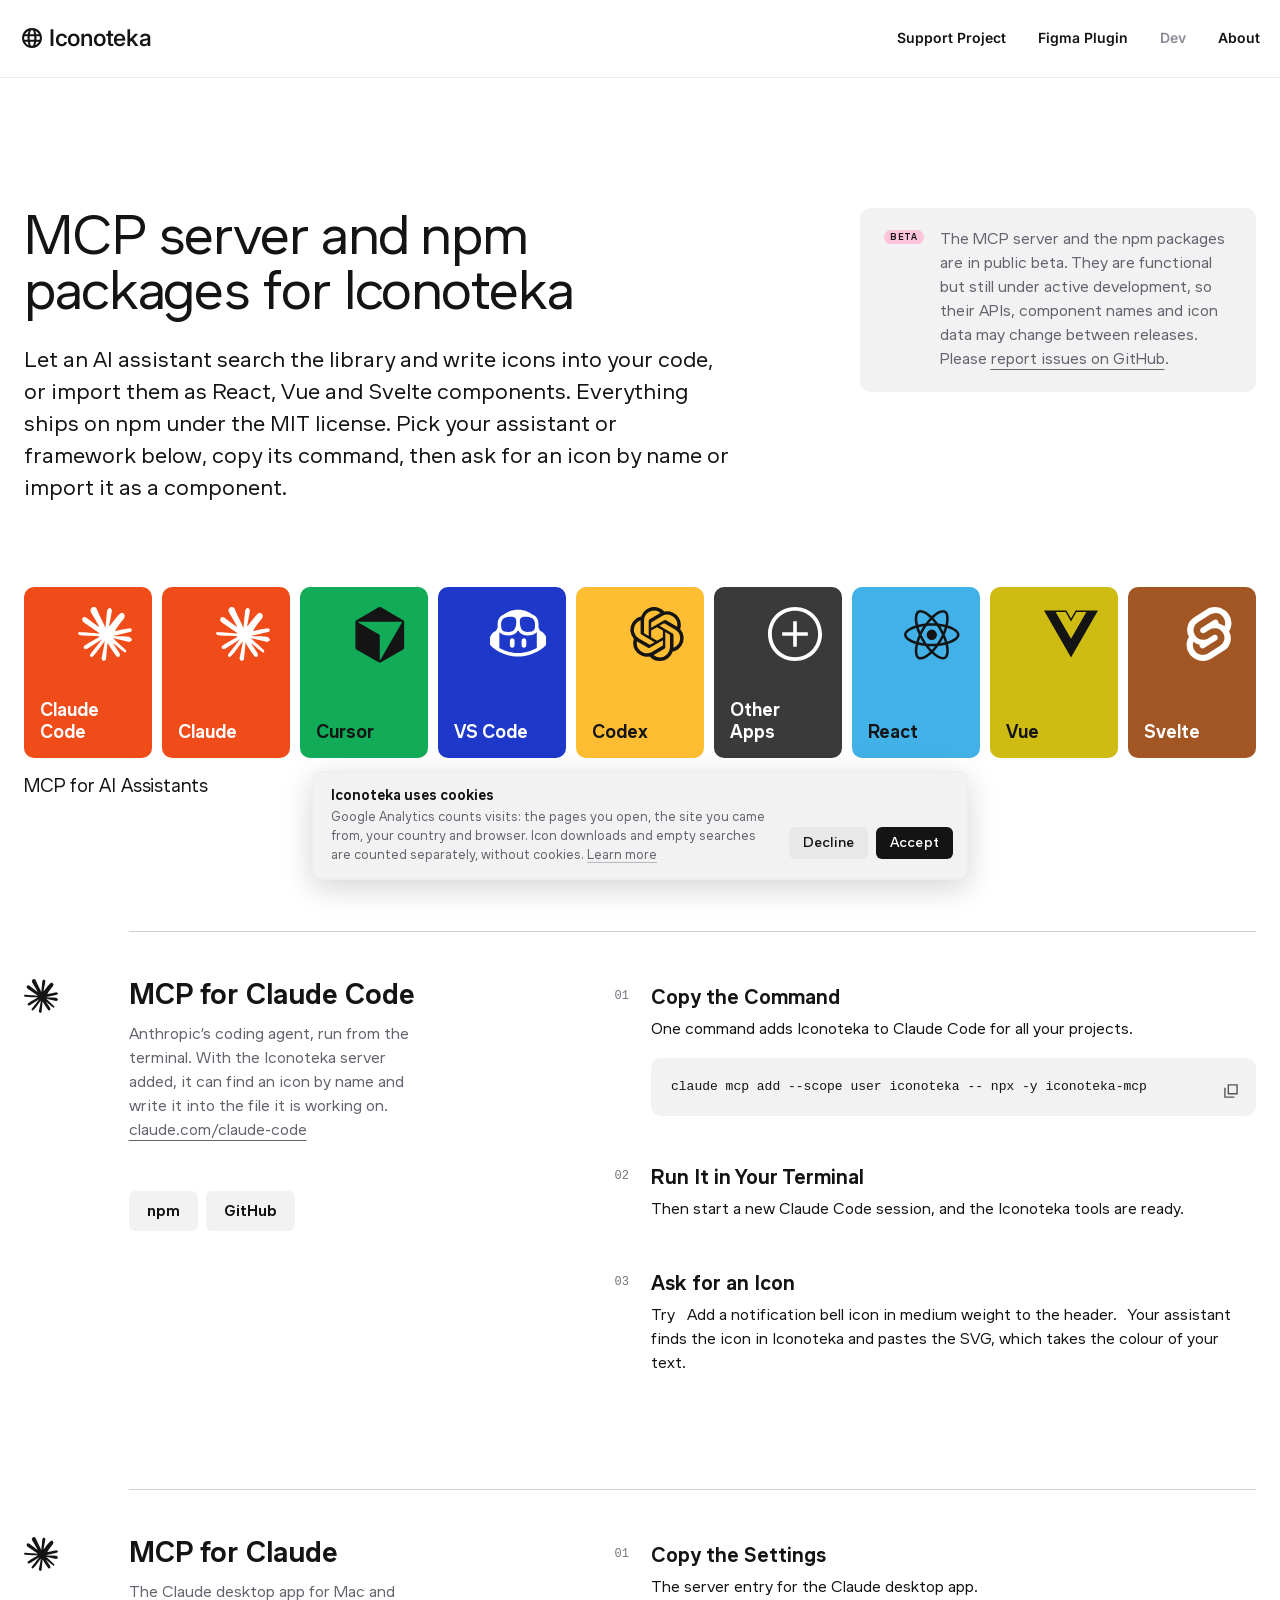
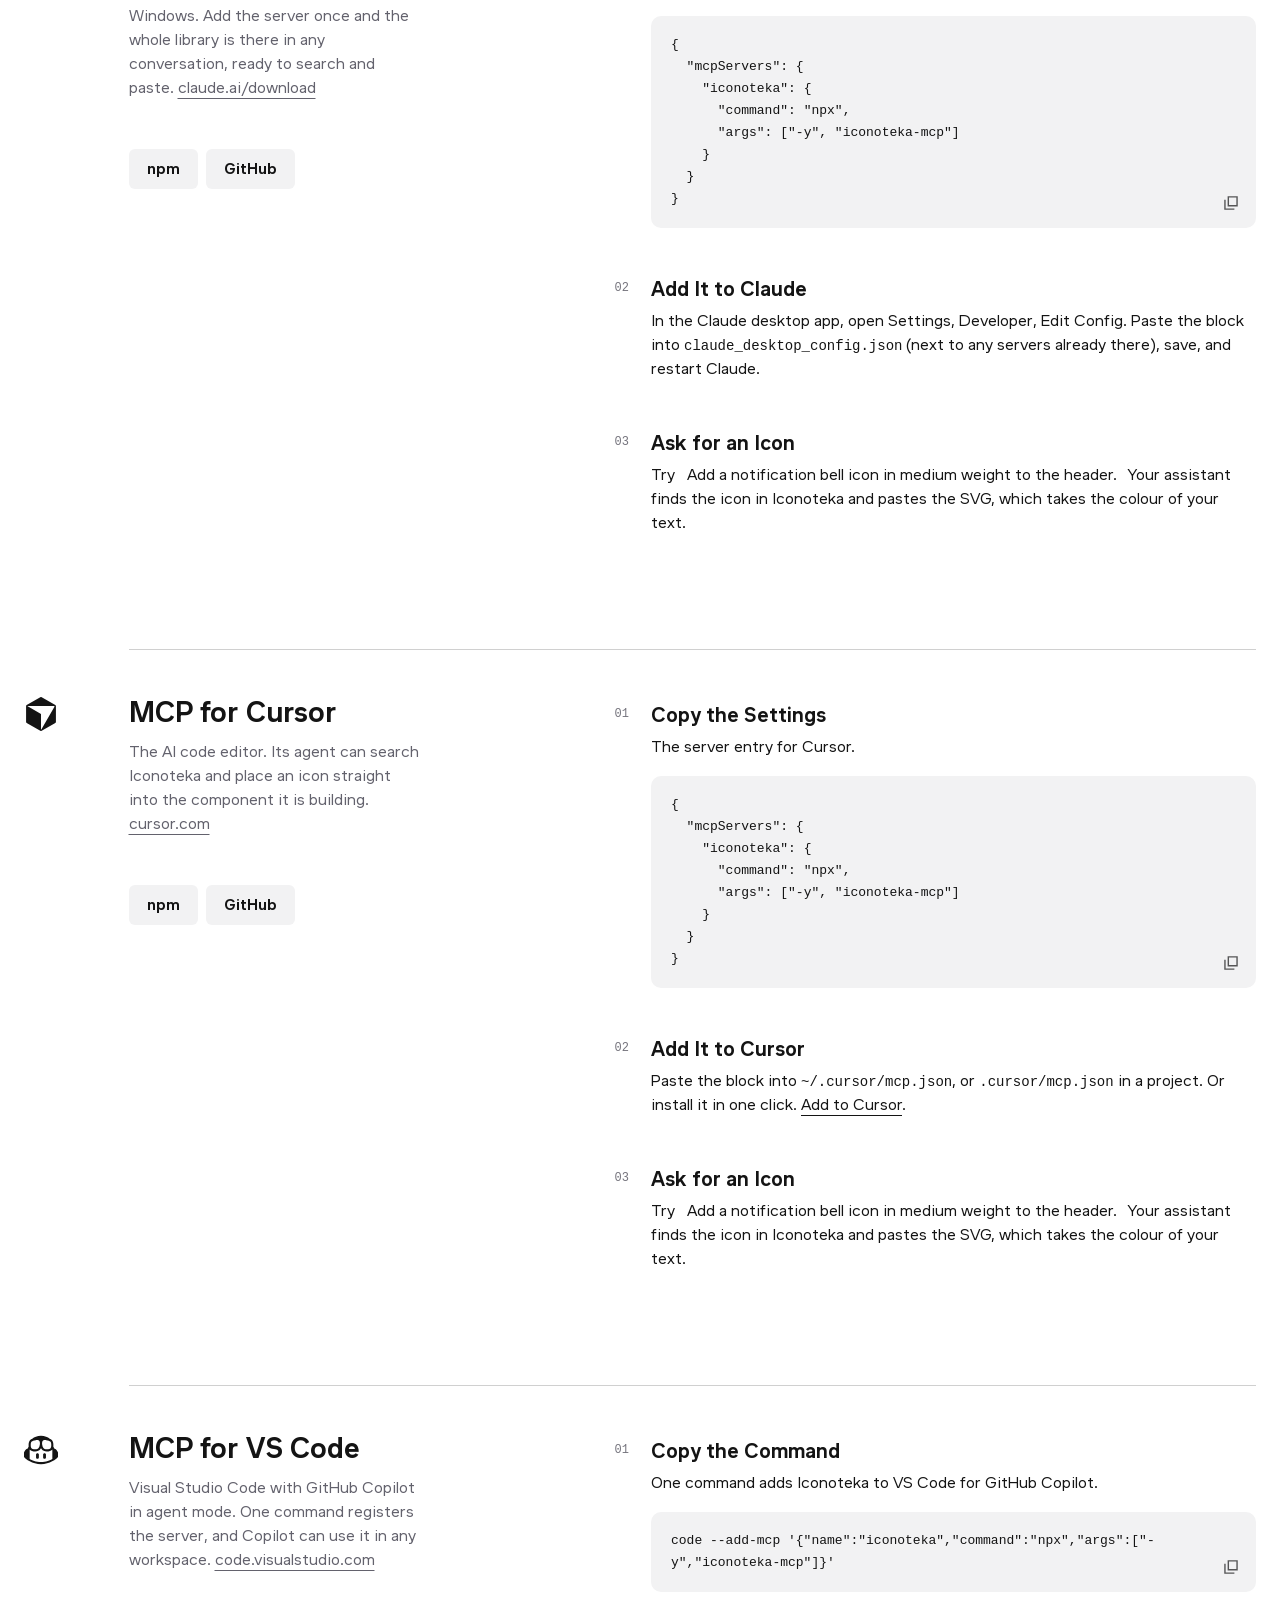
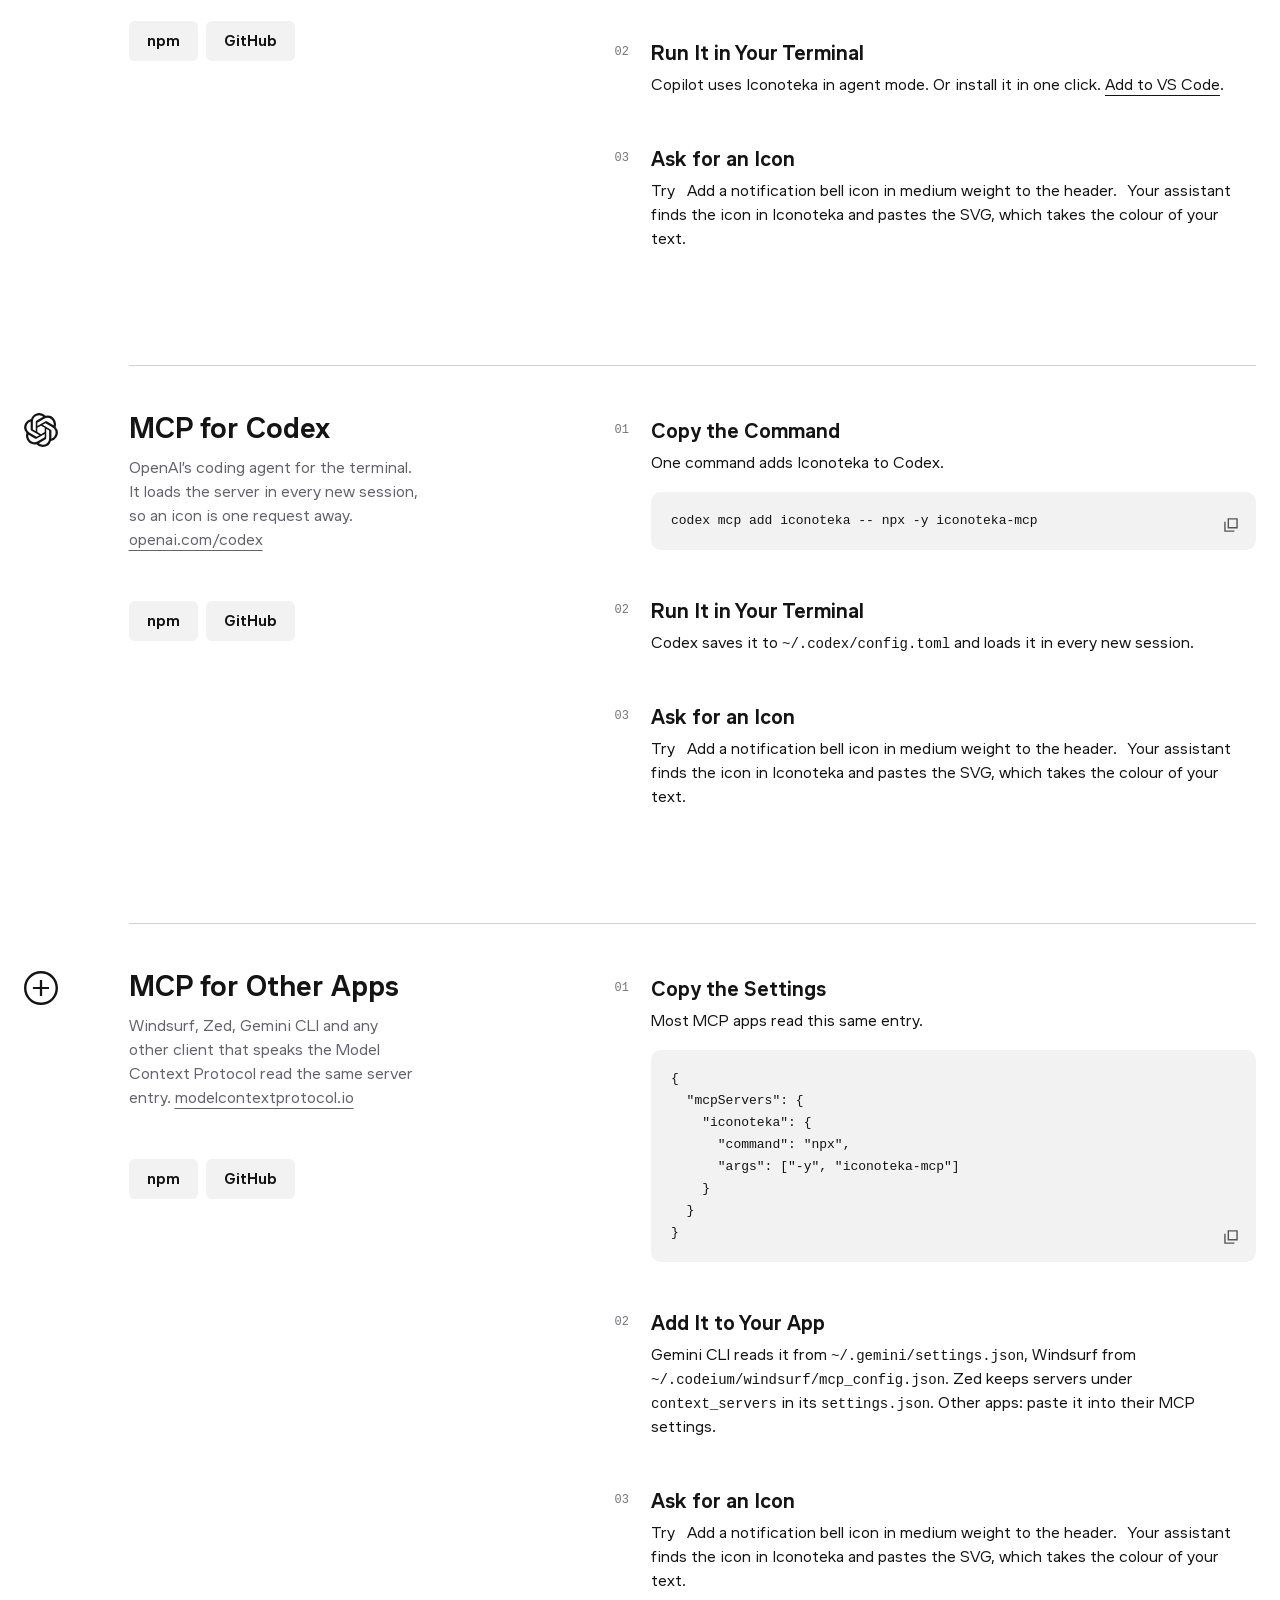
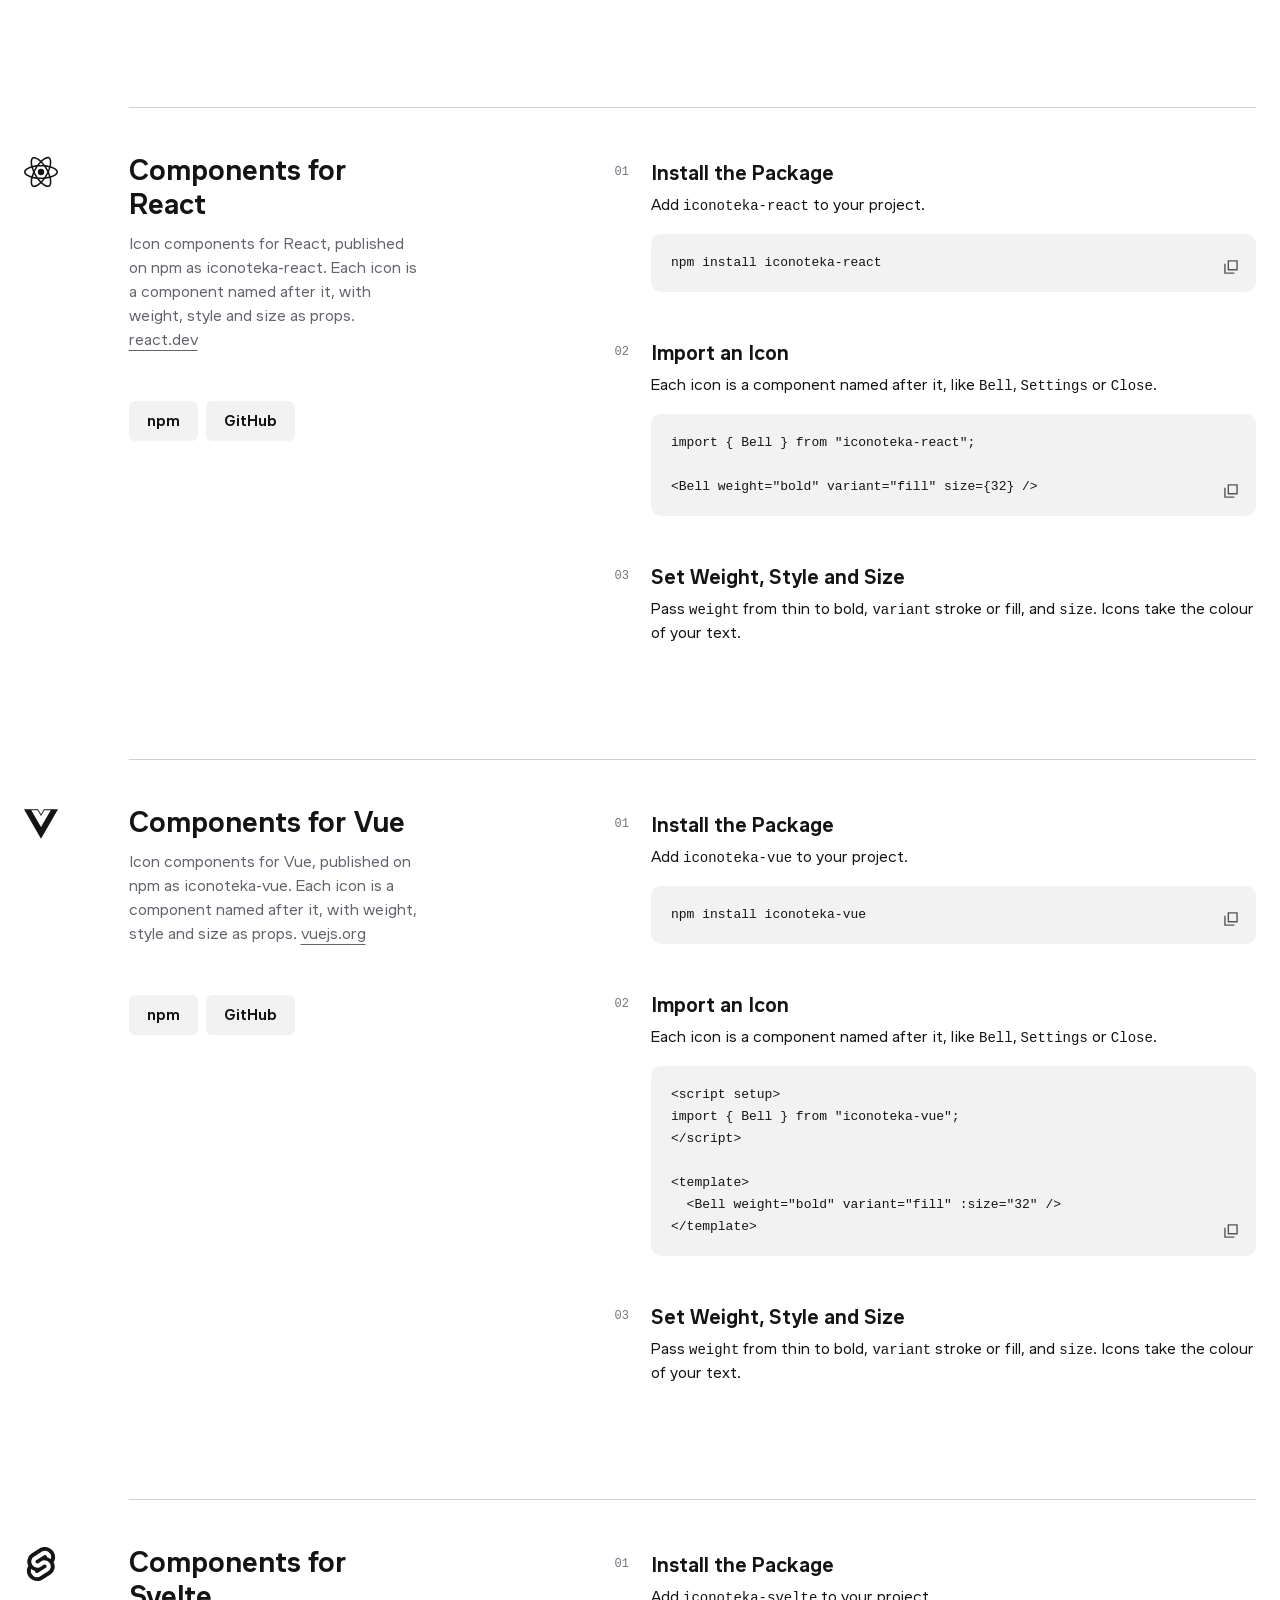
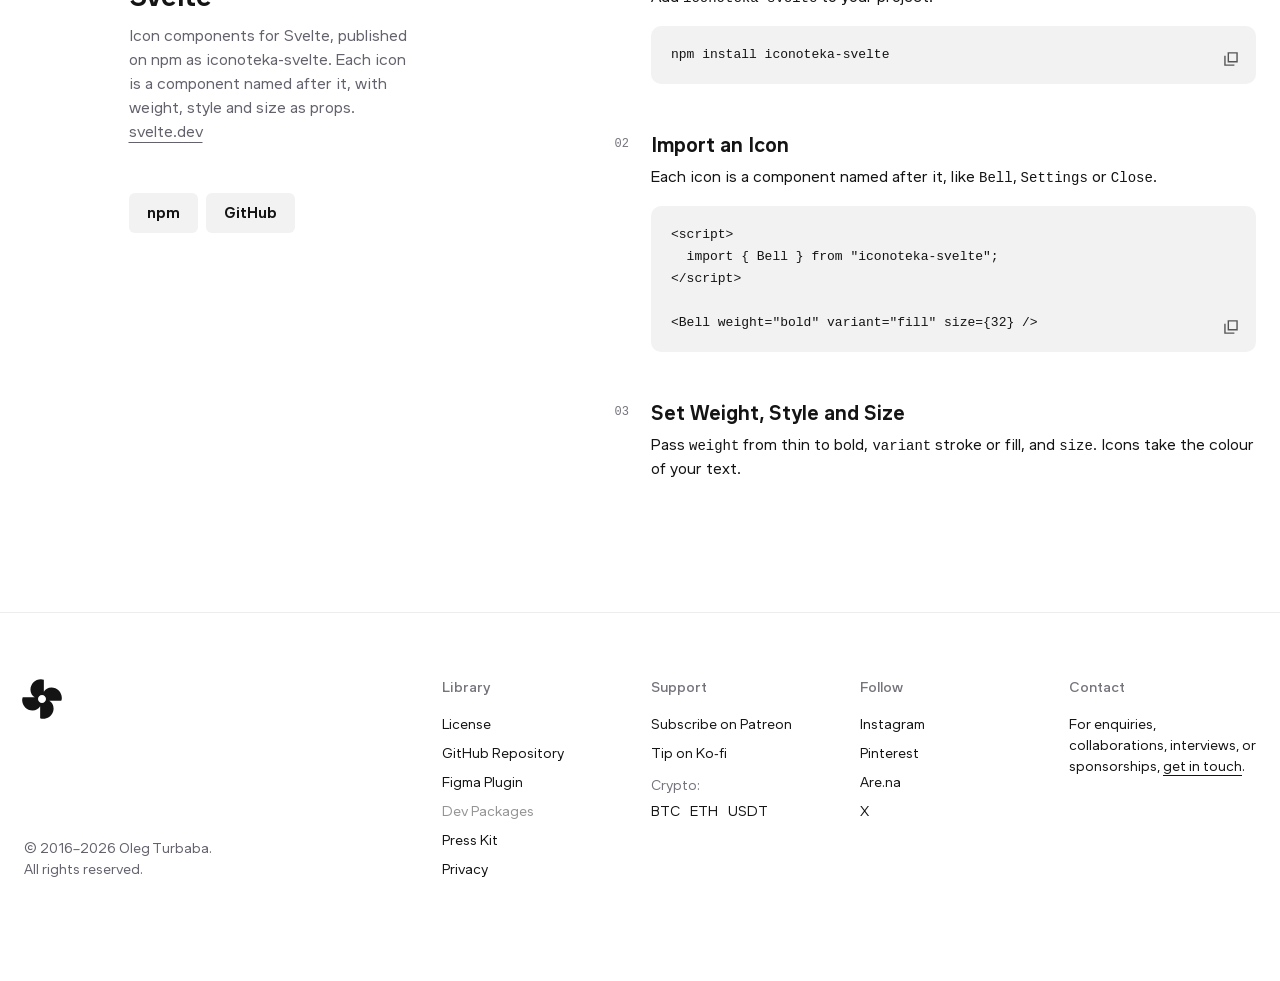
<file: dev.html>
<!DOCTYPE html>
<html lang="en">
<head>
<meta charset="UTF-8"/>
<script>document.documentElement.classList.add('rv-pending'); setTimeout(() => document.documentElement.classList.remove('rv-pending'), 2500);</script>   <!-- reveal.js lifts this once the line-by-line units are set; the timeout is a safety net -->
<meta name="robots" content="noindex, nofollow"/>
<meta name="viewport" content="width=device-width, initial-scale=1.0"/>
<title>[staging] Iconoteka for Developers</title>
<meta name="description" content="Add Iconoteka to your project: an MCP server for Claude, Cursor, VS Code and Codex, and icon components for React, Vue and Svelte on npm. MIT licensed."/>
<meta property="og:title" content="Iconoteka for Developers, an MCP server and npm packages"/>
<meta property="og:description" content="An MCP server for AI assistants and icon components for React, Vue and Svelte, all on npm under the MIT license."/>
<meta property="og:image" content="https://iconoteka.com/iconoteka-preview.png"/>
<meta property="og:image:width" content="1200"/>
<meta property="og:image:height" content="630"/>
<meta property="og:image:type" content="image/png"/>
<meta property="og:image:alt" content="Iconoteka icons on a grid"/>
<meta property="og:url" content="https://iconoteka.com/dev.html"/>
<meta property="og:type" content="website"/>
<meta property="og:site_name" content="Iconoteka"/>
<meta name="twitter:card" content="summary_large_image"/>
<meta name="twitter:title" content="About Iconoteka, 1,400 open-source icons in 7 weights and 2 styles"/>
<meta name="twitter:description" content="A free, open-source library of 1,400 icons in 7 weights, drawn on a 24-point grid. MIT licensed."/>
<meta name="twitter:image" content="https://iconoteka.com/iconoteka-preview.png"/>
<link rel="icon" type="image/svg+xml" href="favicon.svg">
<link rel="icon" type="image/png" sizes="512x512" href="favicon.png">
<link rel="apple-touch-icon" sizes="180x180" href="apple-touch-icon.png">
<link rel="preconnect" href="https://fonts.googleapis.com">
<link rel="preconnect" href="https://fonts.gstatic.com" crossorigin>
<link href="https://fonts.googleapis.com/css2?family=Inter:ital,opsz,wght@0,14..32,100..900;1,14..32,100..900&display=swap" rel="stylesheet">
<link rel="preload" href="fonts/websans.woff2?v=2" as="font" type="font/woff2" crossorigin>
<link rel="stylesheet" href="support.css?v=14">
<style>
:root {
  --bg: #ffffff;
  --surface: #f7f7f7;
  --surface2: #f4f4f4;   /* grey cards (Packages, Support), lightened from #efefef (user 2026-09-15) */
  --border: #ededed;
  --text: #141414;
  --text-muted: #63626d;
  --text-dim: #8b8a94;
  --brand: #ffc3dc;
  --radius: 6px;
  --panel-w: 270px;
  --pad: 24px;
  --panel-pad: 20px;
  --sb: 11px;   /* native scrollbar width inside the category list */
  /* radius scale */
  --r-xs: 3px;      /* scrollbar thumbs, slider track */
  --r-sm: 6px;      /* small controls: buttons, segmented, options */
  --r-md: 10px;     /* surfaces: cards, dropdown menus */
  --r-pill: 999px;  /* badges, tags, search */
  /* motion */
  --t-fast: .12s;   /* hover/colour */
  --t-base: .2s;    /* size/position */
  --t-slow: .28s;   /* panel + large moves */
  /* elevation */
  --shadow-md: 0 4px 16px rgba(20,20,20,0.12);
  --shadow-lg: 0 8px 30px rgba(20,20,20,0.18);
  --panel-margin: 0px;
  --ui-surface: #f2f2f3;
  --ui-surface-hover: #e8e8e8;
  --ui-input: #f3f3f4;
  --ui-input-hover: #eeeeef;
  --ui-seg-on: #ffffff;
  --ui-panel: #ffffff;
  --ui-dropdown: #ffffff;
  --ui-card-hover: rgba(242,242,243,0.7);
  --ui-card-active: #f2f2f3;
  --ui-slider-track: #efefef;
  --ui-slider-stop: #cecece;
  --logomark-color: #141414;
}
[data-theme="dark"] {
  --shadow-md: 0 4px 16px rgba(20,20,20,0.45);
  --shadow-lg: 0 8px 30px rgba(20,20,20,0.55);
  --bg: #191919;
  --surface: #222222;
  --surface2: #2a2a2a;
  --border: #333333;
  --text: #ffffff;
  --text-muted: #a2a2a2;
  --text-dim: #8a8a8a;
  --brand: #ffc3dc;
  --ui-surface: #2a2a2a;
  --ui-surface-hover: #363636;
  --ui-input: #252525;
  --ui-input-hover: #2e2e2e;
  --ui-seg-on: #3a3a3a;
  --ui-panel: #202020;
  --ui-dropdown: #242424;
  --ui-card-hover: rgba(50,50,50,0.49);
  --ui-card-active: #232323;
  --ui-slider-track: #2e2e2e;
  --ui-slider-stop: #444444;
  --logomark-color: #ffffff;
}

@font-face { font-family: 'WebSans'; src: url('fonts/websans.woff2?v=2') format('woff2'); font-weight: 400 600; font-display: swap; }   /* the page's text face: a 122-glyph subset (ASCII + the punctuation the page uses), weights 400–600 only, kern + tnum only, neutral names, no glyph names, no hinting — 11 KB */
* { box-sizing: border-box; }
:root { --rule: color-mix(in srgb, var(--text) 20%, transparent); --rule-solid: #d0d0d0; --bar-track: #e4e4e4; --text-soft: #75747d; }   /* every page rule: the text colour at 30%. --rule-solid is that same value FLATTENED against the page background — opaque, so lines can never double where two of them meet (user) */
[data-theme="dark"] { --rule: color-mix(in srgb, var(--text) 30%, transparent); --rule-solid: #5e5e5e; --bar-track: #5e5e5e; --text-soft: var(--text-muted); }   /* light theme (user 2026-09-15): lines at 20% (#d0d0d0 flattened), a paler progress-bar track, and --text-soft #75747d for the small grey labels (4.6:1 on white, still AA); dark keeps its values */
/* vertical spacing system — an 8px scale with four roles; only these tokens are used for vertical space
   --major  hero → headline, stat rows → weight grid          130 / 96 / 64
   --sec    section padding (top and bottom), footer padding   65 / 48 / 32  (= --major / 2)
   --block  between blocks inside a section, text → media      48 / 40 / 32
   --stack  label → content, title → text, text → buttons      24 / 24 / 16
   plus two fixed steps: --sp-1 8px (small title → text, list gaps) and --sp-2 16px (large title → text, icon → title, row padding) */
:root { --sp-1: 8px; --sp-2: 16px; --stack: 24px; --block: 48px; --sec: 65px; --major: 130px; --gut: 22px; --exc: 100px; --display: clamp(36px, calc(17.8px + 2.93vw), 84px); }   /* --display: headline statement and the stat numbers */   /* --exc: the one exception — the gap above and below the Missing-an-icon block */   /* --sec is half of --major, so every block-to-block gap is --major (130, per user) */
@media (max-width: 860px) { :root { --stack: 24px; --block: 40px; --sec: 38px; --major: 76px; --gut: 12px; --exc: 74px; } }   /* tablet: section gaps 20px tighter than before (76 / 38, user) */
@media (max-width: 480px) { :root { --stack: 16px; --block: 32px; --sec: 32px; --major: 64px; --gut: 8px; --exc: 50px; } }
html { scroll-behavior: smooth; }
/* no ligatures or contextual alternates in running text */
html, body { margin: 0; font-family: 'WebSans', 'Inter', sans-serif; font-variant-ligatures: none; font-feature-settings: "liga" 0, "calt" 0; font-size: 16px; line-height: 24px; background: var(--bg); color: var(--text); -webkit-font-smoothing: antialiased; }
html, body { overflow-x: clip; }   /* the flying hero tiles must never widen the page. clip, NOT hidden: overflow-x:hidden on html/body turns them into scroll containers in iOS Safari and the sticky header scrolls away for good */
a { color: inherit; }

/* ── header: same bar as the library ─────────────────────────────────────── */
/* 500px header: the 78px bar (logo + navigation, same as the library) and a 422px band with the icon wall, on the page colour */
header { display: grid; grid-template-columns: 1fr auto 1fr; align-items: center; column-gap: 8px;
         padding: 0 var(--panel-pad); height: 78px; border-bottom: 1px solid var(--border);
         position: sticky; top: 0; background: var(--bg); color: var(--text); z-index: 10; transition: transform var(--t-slow) ease; }
header.hidden { transform: translateY(-100%); }   /* slides away while scrolling down, comes back on the first scroll up (user, all breakpoints) */
header .header-nav { grid-column: 3; }
/* the bar is set in Inter with the library's line-height so it matches the homepage header exactly */
header { font-family: 'Inter', sans-serif; font-size: 14px; line-height: normal; font-variant-ligatures: normal; font-feature-settings: normal; }   /* the library's body context */
header .support-btn { font: inherit; font-size: 14px; font-weight: 600; }
.hero-band { background: var(--bg); color: var(--text); --band-h: 422px; padding: 20px 20px 0; }   /* 20px inset left, right, top; as many full rows as fit --band-h, height follows the rows */
/* headline under the hero */
.row.headline { padding-top: var(--major); padding-bottom: 0; }   /* .row.headline so the generic .row padding below cannot override it */
.headline .g { padding-bottom: var(--block); border-bottom: 1px solid var(--rule); }   /* rule under the headline, layout width only */
.row.headline + .row { padding-top: calc(var(--major) - var(--block)); }   /* rule-terminated blocks keep a --major (128) gap to the next content, like License */
.nobr { white-space: nowrap; }
.ver { grid-column: 10 / 13; justify-self: end; align-self: start; font-family: ui-monospace, 'SF Mono', Menlo, Consolas, monospace; font-size: 12px; line-height: 16px; font-weight: 500; margin-top: 4px; font-feature-settings: normal; color: var(--text-soft); }   /* small mono library version, same size as the weight-grid labels, top aligned with the headline's caps */
.statement { grid-column: 1 / 10; margin: 0; font-size: var(--display); line-height: 1.1; letter-spacing: -.02em; font-weight: 400; }
/* the wall: as many colour tiles as fit the band, each a random icon on a random brand colour and shape.
   Tiles change one by one on their own, change under the pointer, and open the icon in the library on click */
.wall { display: grid; grid-template-columns: repeat(var(--cols), var(--tile)); grid-auto-rows: var(--tile); row-gap: var(--wgap); justify-content: space-between; --tile: 76px; --wgap: 16px; }   /* columns spread edge to edge */
.tile-w { width: var(--tile); height: var(--tile); border-radius: 10%;   /* three containers, per the blueprint: rounded 10%, soft 22%, circle 6% larger (optical) */ background: var(--c); color: var(--fg); display: flex; align-items: center; justify-content: center; }
.tile-w { will-change: transform; position: relative; }   /* z-index during the parallax */
.tile-w.round { border-radius: 50%; width: calc(var(--tile) * 1.06); height: calc(var(--tile) * 1.06); margin: calc(var(--tile) * -0.03); }
.tile-w.soft { border-radius: 22%; }
.tile-w svg { width: 66%; height: 66%; fill: currentColor; display: block; }
.tile-w { cursor: pointer; }   /* a tile opens its icon in the library; the name chip is the only hover feedback */
.tile-w.round svg { width: calc(66% / 1.06); height: calc(66% / 1.06); }
.tile-chip { position: fixed; z-index: 40; pointer-events: none; color: var(--text); font-size: 12px; line-height: 16px; font-weight: 500; white-space: nowrap; text-shadow: 0 1px 3px var(--bg), 0 0 8px var(--bg); opacity: 0; transform: translate(-50%, -100%); transition: opacity var(--t-fast); }   /* plain text, no pill (user): a shadow in the page colour keeps it readable over anything */
.tile-chip.on { opacity: 1; }
.slider-nav button { position: relative; }   /* the circle tile is 6% wider so it does not read smaller than a square one -- that is compensation for the CONTAINER, so undo it for the glyph, which must be the same size in every shape */
/* no clipping: flying tiles pass behind the page content (main sits above the band), under the sticky bar */
.hero-band { position: relative; z-index: 0; }
main, footer { position: relative; z-index: 1; }

.logo-wrap { display: flex; align-items: center; gap: 8px; position: relative; top: -1px; }   /* flex like the homepage: the link is only as wide as the logo, not the whole grid column (the hover area was huge) */
.logo-wrap a { display: flex; align-items: center; gap: 5px; text-decoration: none; color: var(--text); transition: opacity var(--t-fast); }
.logo-wrap a:hover { opacity: .8; }
#logomark { color: var(--logomark-color); }
.logo { font-weight: 550; font-size: 23px; letter-spacing: -0.3px; }
.beta-badge { font-size: 8.5px; font-weight: 700; background: var(--brand); color: #141414; height: 14px; padding: 0 6px 0 6.6px; line-height: 1;
              border-radius: var(--r-pill); letter-spacing: .6px; text-transform: uppercase; display: inline-flex; align-items: center; position: relative; top: -2px; }
.header-nav { display: flex; align-items: center; gap: 32px; justify-content: flex-end; position: relative; top: -1px; }
.header-link { font-size: 14px; font-weight: 600; text-decoration: none; transition: color var(--t-fast); }
.header-link:hover { opacity: .8; }
/* hit area ≈ 38×(text+24)px without moving the text: padding cancelled by negative margins */
.header-link { padding: 10px 12px; margin: -10px -12px; border-radius: var(--r-sm); }
.header-link.current { color: var(--text-dim); }
.burger-btn { display: none; background: none; border: none; cursor: pointer; padding: 4px; margin-right: -4px; color: var(--text); }
.burger-btn { transition: opacity var(--t-fast); } .burger-btn:hover { opacity: .8; }
/* pressed state for every control on the page: a deeper dim than the hover (the wall tiles have no hover by design and stay as they are) */
.header-link:active, .logo-wrap a:active, .burger-btn:active, .burger-link:active, .button:active, .links a:active, .handle:active,
.slider-nav button:active:not(:disabled), button.primary:active:not(:disabled), footer a:active, footer button:active, .footer-icon:active { opacity: .6; }
.burger-menu { display: none; position: fixed; background: var(--ui-panel); border-radius: var(--r-md); box-shadow: var(--shadow-md); padding: 8px; z-index: 1000; flex-direction: column; gap: 2px; width: 272px; }
.burger-menu.open { display: flex; }
.burger-link { font-size: 14px; font-weight: 600; color: var(--text); text-decoration: none; padding: 14px 12px; border-radius: var(--r-sm); }
.burger-link:hover { background: var(--surface); }
.burger-ver { font-size: 12px; color: var(--text-muted); padding: 12px 12px 8px; line-height: 1.6; }
.ver-num { font-family: ui-monospace, 'SF Mono', Menlo, Consolas, monospace; font-size: 12px; font-weight: 500; }
#toast { position: fixed; top: 92px; left: 50%; transform: translateX(-50%); background: var(--brand); color: #141414; font-size: 12px; padding: 4px 14px; border-radius: var(--r-pill); pointer-events: none; opacity: 0; transition: opacity var(--t-base); z-index: 2100; white-space: nowrap; }
#toast.visible { opacity: 1; }
/* BETA badge shown again (user 2026-09-06) */

/* ── page grid ────────────────────────────────────────────────────────────── */
/* Every block is a full-width row; content sits on a 12-column grid, 22px gutters, 1252px max */
.row { padding: var(--sec) var(--pad); }
.row:focus, .row:focus-visible, .row:target, main:focus, main:focus-visible { outline: none; }   /* landing on #section must not draw a focus ring round the whole block: a row is a container, never something you interact with. Interactive controls keep their own rings */
.g   { display: grid; grid-template-columns: repeat(12, minmax(0, 1fr)); column-gap: var(--gut); row-gap: 0; max-width: 1252px; margin: 0 auto; }   /* 1152 + 100: 50px off each side margin (user took half of the 100 back) */
.g > * { min-width: 0; }
.full { grid-column: 1 / -1; }
.half-a { grid-column: 1 / 7; }
.half-b { grid-column: 7 / 13; }
.half-a p, .half-b p { margin-bottom: var(--stack); }
/* License and Repository: larger title and text than the feature items */
.license .half-a, .license .half-b { padding-bottom: var(--block); border-bottom: 1px solid var(--rule); }   /* two rules, one under each half; the halves stretch to one height so the lines align */
#privacy { padding-top: 0; color: var(--text-soft); }   /* the quiet legal block: grey like the section labels, and half the usual gap above (--major down to --sec) */
#privacy h3 { font-size: 14px; line-height: 21px; margin-bottom: var(--stack); display: flex; justify-content: space-between; align-items: baseline; }   /* section number at the right edge, like the .label rows above */   /* one title over both halves, so the two columns start at the same line */
#privacy strong { font-weight: 600; }   /* lead-ins take the site's heading weight, not the browser's 700 */
#privacy p { font-size: 14px; line-height: 21px; }   /* no width cap: each half fills its column, so equal copy gives equal height */
#privacy .half-a p { padding-right: var(--gut); }   /* two gutters between the columns: at 14px one gutter reads as a word space, not a column break. Left edges stay on the grid */
.license h3, .request h3, .support-title { font-size: 28px; line-height: 34px; margin-bottom: var(--sp-2); }   /* Support Project title = the License title (no section number, not counted) */
.license p, .request p { font-size: 20px; line-height: 30px; max-width: 46ch; }
/* request: a brand-Blue box, white text (the Blue card's logo-mark rule), input white at 10%, white pill button.
   Exception to the spacing system: 100px above and below (neighbour padding --sec + own padding = --exc) */
.row.request { padding-top: calc(var(--exc) - var(--sec)); padding-bottom: var(--exc); }   /* 100 above the box, 100 from the box to the footer rule */
.request-box { grid-column: 1 / -1; background: #673726; color: #ffffff; padding: clamp(17px, 2vw, 28px); border-radius: var(--r-md);   /* 30% less than the first cut (24/2.8vw/40) — user */
               display: grid; grid-template-columns: 1fr 1fr; column-gap: var(--gut); row-gap: var(--block); }   /* full width; title on the left half, text and form on the right half */
.request-box h3 { margin: 0; }
.request-box .request-body p { max-width: none; margin-bottom: var(--stack); }
.request-box input[type=text] { background: rgba(255, 255, 255, .1); color: #ffffff; border: none; padding-top: 2px; }   /* white at 10% on the blue (user); the text sits 2px down (optical, user: 1px, then 1px more) */
.request-box input[type=text]:focus { background: rgba(255, 255, 255, .16); }
.request-box input[type=text]::placeholder { color: #ffffff; opacity: .6; }
.request-box button.primary { background: #ffffff; color: #141414; border-radius: 999px; }   /* white pill (user) */

p { margin: 0 0 var(--stack); }
p:last-child { margin-bottom: 0; }
.label { font-size: 14px; line-height: 21px; font-weight: 500; color: var(--text-soft); margin: 0 0 var(--stack); }   /* small captions are grey (user): section labels, their numbers, the version, the grid-cell texts — same grey as the footer titles */
.label.full { display: flex; justify-content: space-between; align-items: baseline; }   /* section number at the right edge */
.no { font-family: ui-monospace, 'SF Mono', Menlo, Consolas, monospace; font-size: 12px; line-height: 16px; font-weight: 500; font-feature-settings: normal; color: var(--text-soft); }   /* section numbers 01–04: the version's mono style */
.ver .no { margin-left: 16px; }   /* 01 sits after the version, at the right edge */
h2.huge { font-size: var(--display); line-height: 1; letter-spacing: -.02em; font-weight: 600; margin: 0 0 var(--block) -0.04em; }   /* same size as the headline statement */
h3 { font-size: 19px; line-height: 28px; font-weight: 600; letter-spacing: -.01em; margin: 0 0 var(--sp-1); }


/* layout-grid overlay, toggled with the G key: the same .g columns, tinted */
.grid-overlay { position: fixed; inset: 0; padding: 0 var(--pad); pointer-events: none; z-index: 5000; }
.grid-overlay .g { height: 100%; }
.grid-overlay span { display: block; height: 100vh; background: rgba(255, 195, 220, .18); }

/* buttons (Inter-style: plain filled block, no chrome) */
.button, .links a { display: inline-flex; align-items: center; gap: 6px; height: 36px; padding: 2px 18px 0; border-radius: var(--r-sm);   /* 18px sides; 2px top padding moves the centred label down by 1px (optical) */
          background: var(--text); color: var(--bg); text-decoration: none; font-size: 15px; font-weight: 500; letter-spacing: .01em;
          transition: opacity var(--t-fast); white-space: nowrap; }
.button:hover, .links a:hover { opacity: .82; }
.links { display: flex; flex-wrap: wrap; gap: var(--sp-1); }
.links a.ghost { background: var(--ui-surface); color: var(--text); }
.links a.ghost:hover { background: var(--text); color: var(--bg); opacity: 1; }   /* hover = inverted: white on the dark theme, black on light */


/* stat blocks: one row each — title on the left half, text on the right half */
.stat-block { grid-column: 1 / -1; display: grid; grid-template-columns: repeat(12, minmax(0, 1fr)); column-gap: var(--gut); align-items: start; margin-bottom: var(--block); }
.stat-block:nth-of-type(4) { margin-bottom: var(--major); }   /* the weight grid gets a major gap */
.stat-block h2 { grid-column: 1 / 7; margin: 0; white-space: nowrap; }   /* size comes from h2.huge (--display, same as the headline); no font-size here or it would win by source order */
.stat-block h2, .stat-block p { grid-row: 1; }
/* right half: a 1px rule aligned with the cap height of the number on the left, the small text below it
   (measured in the render: the caps of the 66px title start 3px below its box top) */
.stat-block p { grid-column: 7 / 13; align-self: start; margin: 3px 0 0; padding-top: var(--sp-2); border-top: 1px solid var(--rule); font-size: 20px; line-height: 30px; }   /* same large body size as License / Repository */

/* weight grid: 7×2 stroked cells (1px lines, shared): number top-left, code (TS, RF…) top-right, name bottom-left, icon in a dealt palette colour */
.cards { display: grid; grid-template-columns: repeat(7, minmax(0, 1fr)); }   /* no border on the grid itself: when a row is short (4-3-4-3 on narrow screens) a container border would box in the empty cells and read as one big rectangle. Each cell closes itself instead. */
.card { position: relative; aspect-ratio: 1; background: var(--bg); color: var(--text); display: flex; align-items: center; justify-content: center; border: 1px solid var(--rule-solid); margin: 0 -1px -1px 0; }   /* every cell is a complete square; the -1px margins overlap neighbouring borders so shared lines stay 1px and are drawn once, and an empty grid area is simply empty */
.card svg { width: 54%; height: 54%; fill: var(--ic, currentColor); display: block; position: relative; top: -3px; }   /* was -5px; moved 2px down (user) */   /* --ic: a brand colour dealt at random (light palette), re-dealt on hover with the icon; switches instantly, no fade (user) */
.card small { position: absolute; font-size: 12px; line-height: 16px; font-weight: 500; }   /* text colour (the grey try was reverted for the grid — user) */
.card .n { left: 10px; top: 8px; font-feature-settings: "liga" 0, "calt" 0, "tnum" 1; }
.card .code { right: 10px; top: 8px; }
.card .cap { left: 10px; bottom: 8px; }

/* support section: the menu's intro (large body) on the left half, the three brand cards full width; reachable at about.html#support */
/* Support sits after Author now (user 2026-09-09); the License/Support grouping is gone */
.row[id] { scroll-margin-top: 90px; }   /* anchors land below the sticky header */
#gallery { scroll-margin-top: 138px; }   /* /gallery/ and #gallery land on the slider itself (its row has no label), with the same 48px of air a section label gets */
.support-title { grid-column: 1 / 5; margin: 0; }   /* title in the left third … */
.support-lead { grid-column: 5 / 13; font-size: 20px; line-height: 30px; margin: 0 0 calc(var(--block) - 10px); max-width: none; }   /* … text in the right two thirds (user); cards 38px below (--block − 10, user) */
#supportCards { max-width: none; justify-self: stretch; gap: var(--gut); --col: calc((100% - 2 * var(--gut)) / 3); grid-template-columns: repeat(3, minmax(0, 1fr)); }   /* three equal cards on the page grid (the panel's pill-width trick is not used here) */
#supportCards .support-card { border-radius: var(--r-md); padding: 24px; gap: 0; min-height: 0; align-items: stretch; text-align: left; margin: 0; }   /* compact (user) */
/* on the page the three cards are DARK GREY, the same surface as the framework package cards (user); the header
   panel keeps its brand colours. --line/--line-hover mirror the .pkg tints so buttons and rules match. */
#supportCards .support-card[data-way] { --line: color-mix(in srgb, var(--text) 12%, transparent); --line-hover: color-mix(in srgb, var(--text) 20%, transparent); background: var(--surface2); }
#supportCards .support-card[data-way] h4, #supportCards .support-card[data-way] h4 small, #supportCards .support-card[data-way] p { color: var(--text); }
#supportCards .support-card[data-way] .support-cta, #supportCards .support-list button { background: var(--line); color: var(--text); }
#supportCards .support-card[data-way] .support-cta:hover, #supportCards .support-list button:hover { background: var(--text); color: var(--bg); }
@media (min-width: 1280px) { #supportCards .support-card { aspect-ratio: 4 / 5; } }   /* 4:5 portrait cards (user). Measured floor: at 1200 and below the content no longer fits a 4:5 box */
@media (min-width: 1400px) { #supportCards .support-card { aspect-ratio: 1; } }   /* once the column is wide enough that a square still holds the content, stop growing taller -- a 4:5 card reaches ~700px of mostly empty space on a big screen (user). max-height cannot do this: with an aspect-ratio set, capping the height just makes the card narrower */
#supportCards .support-card h4 { font-size: 22px; line-height: 28px; font-weight: 600; letter-spacing: -.01em; justify-content: flex-start; margin: 0 0 var(--sp-1); }
#supportCards .support-card p { font-size: 16px; line-height: 24px; margin: 0 0 var(--block); }   /* the page's body text; a block gap down to the tier / address table (user) */
#supportCards .support-cta { margin-top: auto; padding-top: 0; }
#supportCards .support-card[data-way="patreon"] .support-cta { margin-top: 0; }   /* the button follows its table (whose own 16px bottom margin is the gap) instead of being pushed to the floor on its own */
#supportCards .support-tiers, #supportCards .support-list { list-style: none; margin: auto 0 var(--stack); padding: 0; font-size: 16px; line-height: 24px; }   /* margin-top auto: the table sits at the BOTTOM, so the card's spare height falls between the description and the table (user); 24px down to the button */   /* margin-top auto: the table sits at the BOTTOM, so the card's spare height falls between the description and the table (user) */
#supportCards .support-tiers li { display: grid; grid-template-columns: 1fr auto; column-gap: var(--sp-2); padding: 6px 0; border-top: 1px solid var(--rule); }   /* the page's rule colour, as on the timeline and stat rows (white 25% belonged to the panel's coloured cards) */
#supportCards .support-tiers li:last-child { border-bottom: 1px solid var(--rule); }
#supportCards .support-tiers .t-price { white-space: nowrap; }   /* no tnum: it widens the spaces around the slash in this face */
#supportCards .support-tiers .t-note { grid-column: 1 / -1; font-size: 14px; line-height: 21px; opacity: .8; }
#supportCards .support-list { margin-bottom: 0; }
#supportCards .support-list li { display: grid; grid-template-columns: 1fr auto; grid-template-areas: "net btn" "addr btn"; column-gap: var(--sp-2); align-items: center; padding: 8px 0; border-top: 1px solid var(--rule); }
#supportCards .support-list li:last-child { border-bottom: 1px solid var(--rule); }
#supportCards .support-list .a-net { grid-area: net; } #supportCards .support-list .a-net b { font-weight: 600; }
#supportCards .support-list .a-addr { grid-area: addr; font-family: ui-monospace, 'SF Mono', Menlo, Consolas, monospace; font-size: 13px; line-height: 20px; opacity: .6; }   /* semi-transparent (user) */
#supportCards .support-list button { grid-area: btn; height: 32px; padding: 0 14px; border: none; border-radius: var(--r-sm); font: inherit; font-size: 14px; font-weight: 500; cursor: pointer; transition: background var(--t-fast), color var(--t-fast); }
#supportCards .p-short, #supportCards .a-short { display: none; }   /* the narrow-column forms ("$1/mo", 5…4 address) switch on ≤1100 */
#supportCards .support-list button.copied { background: var(--brand); color: #141414; }   /* copied still flashes brand pink here (the support panel's own signal) */
/* packages: MCP card dark blue, three grey cards, install command with Copy, npm + GitHub links */

/* ─── Dev page ──────────────────────────────────────────────────
   The lead, then a card per item as an index, then every item written out underneath.
   Nothing is hidden behind a tab: a reader can scroll the whole page or jump from a card. */
.packages .support-lead.dev-lead { grid-column: 1 / -1; margin-bottom: var(--block); }
/* The head is one row in two parts: the title and its description on the left, the state of the
   packages on the right. The rule closes the whole row, under both. */
.dev-head .g { align-items: start; padding-bottom: 0; border-bottom: none; }   /* the cards below need no rule over them */
.dev-head-main { grid-column: 1 / 8; }   /* seven columns; column eight stays empty before the beta box */
.dev-head .dev-beta { grid-column: 9 / -1; margin: 0; }   /* four of the twelve */
.dev-head .statement { grid-column: auto; margin-bottom: var(--stack); line-height: .99; padding-top: .055em; }   /* the site's 1.1 less 10% (user); the padding gives back the half-leading, so the cap line still starts level with Press and Privacy */
.dev-head .dev-lead { grid-column: auto; margin: 0; max-width: none; font-size: 22px; line-height: 32px; }   /* 26px was too large (user); still a step above the site's 20px lead */
@media (max-width: 860px) { .dev-head .dev-lead { font-size: 20px; line-height: 30px; } }   /* the title follows --display, whose 36px floor is the mobile size the user asked for */
@media (max-width: 1100px) {
  .dev-head-main, .dev-head .dev-beta { grid-column: 1 / -1; }
  .dev-head .dev-beta { margin-top: var(--block); }
}   /* beats .packages .support-lead, which pins the lead to the right half */
.dev-group-title { order: 2; margin: var(--sp-2) 0 0; font-size: 19px; line-height: 28px; font-weight: 400; }   /* regular (user) */   /* under the cards, no rule (user) */
/* the state of the packages, said once and plainly, before any of the setup */
.dev-beta { grid-column: 1 / -1; display: flex; gap: var(--sp-2);
            padding: 20px 24px; margin-bottom: var(--major); border-radius: var(--r-md);
            background: var(--ui-surface); }
/* Flexbox puts the badge's baseline on the paragraph's, which leaves an 8.5px pill sitting low
   beside 16px text. Measured against the paragraph's cap band, the pill's own centre wants 4px up;
   the badge is already optically centred inside its pill (caps 3.9 over, 4.0 under of 14). */
/* Measured from the rendered pixels: with line-height 1 the caps ride 1.31px high inside the pill,
   because the line box reserves descender space that BETA never uses. A top padding of twice that
   moves the centred line down by exactly 1.31px and evens the space above and below. */
.dev-beta .beta-badge { flex: none; position: relative; top: -4px; margin: 0; padding: 2.62px 6px 0 6.1px; }   /* left 6.1: the ink measured 0.25px right of centre at 6.6 */
.dev-beta { align-items: baseline; }
.dev-beta p { margin: 0; max-width: 780px; font-size: 16px; line-height: 24px; color: var(--text-muted); }
.dev-index-row { grid-column: 1 / -1; display: grid; grid-template-columns: calc((100% - 80px) / 9 * 6 + 50px) minmax(0, 1fr); column-gap: 10px; }   /* one run of nine equal cards: the gap between the groups is the 10px card gap (user) */
.dev-index-group { min-width: 0; display: flex; flex-direction: column; }   /* flex so the title can sit under its cards */
.dev-index { display: grid; gap: 10px; }
.dev-index-mcp { grid-template-columns: repeat(6, minmax(0, 1fr)); }
.dev-index-fw  { grid-template-columns: repeat(3, minmax(0, 1fr)); }
/* two rows: the mark in the top-right corner, the name in the bottom-left corner (user) */
.dev-card { aspect-ratio: 3 / 4; display: grid; grid-template-rows: 1fr auto; justify-items: start; align-items: end;
            padding: 20px 20px 14px 16px; border-radius: var(--r-md); text-decoration: none; text-align: left; }   /* top/right +6, left +2 (user) */
.dev-card { position: relative; will-change: transform; transition: transform .9s cubic-bezier(.19,1,.22,1); }   /* going back: easeOutExpo, slowly, no pause (user); will-change: the layer exists before the first hover, so the first lift is as fast as the rest */
.dev-card:hover::after { content: ''; position: absolute; left: 0; right: 0; top: 100%; height: 20px; }   /* the 20px the card leaves behind stays part of it, so a pointer near its bottom edge cannot drop the hover and loop */
.dev-card:hover { transform: translateY(-20px); transition: transform .225s cubic-bezier(.19,1,.22,1) 0s; }   /* lifts 20px fast, easeOutExpo; no dimming (user) */
@media (hover: none) { .dev-card:hover { transform: none; } }   /* no lift stuck on after a tap */
.dev-card-mark { width: 54px; height: 54px; display: block; justify-self: end; align-self: start; }
.dev-card-mark svg { width: 100%; height: 100%; fill: currentColor; display: block; }
.dev-card[href$="-vscode"] .dev-card-mark { width: 56.16px; height: 56.16px; position: relative; top: -2px; }   /* +4% and 2px up: the VS Code mark reads small and low beside the others (user) */
.dev-card[href$="-cursor"] .dev-card-mark, .dev-card[href$="-react"] .dev-card-mark { width: 55.57px; height: 55.57px; }   /* +5%, then 2% back (user) */
.dev-card-name { font-size: 18px; line-height: 22px; font-weight: 600; }
.dev-content { grid-column: 1 / -1; display: grid; grid-template-columns: repeat(12, minmax(0, 1fr));
               column-gap: var(--gut); row-gap: var(--block); margin-top: var(--major); }
/* Column one carries the item's logo and the step numbers; everything else runs from column two.
   The body and the list are display:contents, so each step is a grid item and can reach column one. */
.dev-block { grid-column: 1 / -1; display: grid; grid-template-columns: subgrid;
             scroll-margin-top: 110px; padding: 0 0 max(0px, calc(var(--major) / 2 - var(--block))); }   /* + last step's --block margin + list row-gap --block = half the old gap to the next rule */
/* the title, its description and buttons take columns 1-3; the steps run beside them from column six.
   The rule sits on the block, so it spans the title and the steps alike. */
/* the rule over each item starts at column two, where the title does: one column plus one gutter in */
.dev-block { padding-top: var(--block) !important;
             background: linear-gradient(var(--rule), var(--rule)) no-repeat right top /
                         calc(100% - (100% - 11 * var(--gut)) / 12 - var(--gut)) 1px; }
.dev-block .mcp-head { grid-column: 2 / 5; grid-row: 1 / span 6; align-self: start; display: flex; flex-direction: column;
                       align-items: flex-start; gap: 0; margin: 0; }
.dev-block .mcp-head .mcp-title { margin: 0 0 10px; }   /* the description belongs to the title: close under it */
.dev-block .mcp-head .pkg-links { margin-top: var(--block); }   /* the buttons are a separate step: more air above them */
.dev-block .mcp-list li:first-child { grid-row-start: 1; }
.dev-block-note { margin: 0; color: var(--text-muted); font-size: 16px; line-height: 24px; }
.dev-block .mcp-title { display: block; padding-left: 0; font-size: 28px; line-height: 34px; }   /* block, not the tabs' centred flex: a flex title centres the baseline probe and put the steps 8px high (user saw it) */
.dev-block .pkg-links { margin: 0; display: flex; gap: 8px; }
.dev-block .pkg-links a { height: 40px; padding: 2px 18px 0; display: inline-flex; align-items: center;
                          border-radius: var(--r-sm); background: var(--ui-surface); color: var(--text);
                          font-size: 15px; font-weight: 600; text-decoration: none; }
.dev-block .pkg-links a:hover { background: var(--text); color: var(--bg); }
.dev-block .mcp-body, .dev-block .mcp-list { display: contents; }
/* the steps run from column six, with their numbers in that first column */
.dev-block .mcp-list li { grid-column: 6 / -1; display: grid; grid-template-columns: subgrid; align-items: baseline; margin-bottom: var(--block); }   /* the number sits on the step title's baseline */
.dev-block .mcp-list li > .no { grid-column: 1; justify-self: end; text-align: right; position: relative; top: -5px; color: var(--text-soft); }   /* gray, the site's section-number colour (user) */   /* 5px above the shared baseline (user) */
.dev-rail { grid-column: 1; grid-row: 1 / span 6; align-self: start; justify-self: start; width: 34px; height: 34px; line-height: 0; }   /* fixed box: Other Apps fills late and must not shift */
.dev-rail svg { width: 34px; height: 34px; fill: currentColor; display: block; }   /* the number sits against its step, at the right of its column */
.dev-block .mcp-list li > div { grid-column: 2 / -1; }
/* step titles one size up, and their text close under them: the browser's h4 margins (1.33em) were leaving 21px */
.dev-block .mcp-list li h4 { margin: 0 0 6px; font-size: 20px; line-height: 28px; }
.dev-block .mcp-list li p { margin: 0; }
/* the snippet is a panel: its own surface, generous padding, the copy mark in the far corner */
/* the snippet: its own surface, white text, no stroke, Iconoteka's copy mark in the bottom-right corner */
.dev-block .cmd { position: relative; grid-column: 7 / -1; margin: var(--sp-2) 0 0; width: 100%; min-height: 0;
                  display: block; padding: 18px 52px 18px 20px; border-radius: var(--r-md);
                  background: var(--ui-surface); border: none; color: var(--text); font: inherit;
                  text-align: left; cursor: pointer; }
.dev-block .cmd:hover, .dev-block .cmd.copied { background: var(--ui-surface-hover, var(--ui-surface)); }
.dev-block .cmd code { display: block; color: var(--text); font-family: ui-monospace, 'SF Mono', Menlo, Consolas, monospace;
                       font-size: 13px; line-height: 22px; white-space: pre-wrap; overflow-wrap: anywhere; }
.dev-block .cmd .cmd-hint { position: absolute; right: 16px; bottom: 16px; display: flex; opacity: .7; }
.dev-block .cmd:hover .cmd-hint, .dev-block .cmd.copied .cmd-hint { opacity: 1; }
.dev-block .cmd .cmd-hint svg { width: 18px; height: 18px; fill: currentColor; display: block; }
.dev-block .cmd .cmd-hint .i-done { display: none; }
.dev-block .cmd.copied .cmd-hint .i-copy { display: none; }
.dev-block .cmd.copied .cmd-hint .i-done { display: block; }

/* Narrower is simpler (user): below 1100 the blocks stack into one column; below 860 the cards turn into
   compact rows (logo + name), the step numbers go and nothing moves on hover. */
@media (max-width: 1100px) {
  .dev-index-row { grid-template-columns: 1fr; row-gap: var(--block); }
  .dev-index-mcp { grid-template-columns: repeat(6, minmax(0, 1fr)); }
  .dev-index-fw  { grid-template-columns: repeat(6, minmax(0, 1fr)); }
  /* one column: the title, its note and buttons, then the steps */
  .dev-block { display: block; background-size: 100% 1px; }
  .dev-rail { display: none; }   /* no column to put it in */
  .dev-block .mcp-head { display: flex; margin-bottom: var(--block); }
  .dev-block .mcp-list li:first-child { padding-top: 0; }
  .dev-block .mcp-body, .dev-block .mcp-list { display: block; }
  .dev-block .mcp-list li { display: block; }
  .dev-block .mcp-list li > .no { display: block; justify-self: start; top: 0; margin-bottom: 6px; text-align: left; }   /* justify-self: the desktop 'end' also pushes a block right in current Chrome */   /* the number sits above its step title (user) */
}
@media (max-width: 860px) {
  .dev-block .mcp-title { font-size: 24px; line-height: 30px; }
  .dev-index { gap: 8px; }
  .dev-index-mcp, .dev-index-fw { grid-template-columns: repeat(2, minmax(0, 1fr)); }   /* two per row (user) */
  .dev-card { aspect-ratio: auto; grid-template-columns: 28px minmax(0, 1fr); grid-template-rows: auto; column-gap: 12px;
              align-items: center; padding: 14px; transition: none; }
  .dev-card { will-change: auto; }
  .dev-card { transition: filter .2s ease; }
  .dev-card:hover { transform: none; filter: brightness(1.12); transition: filter .2s ease; }   /* no lift here, so the swatch brightens instead (user) */
  .dev-card:hover::after { content: none; }
  .dev-card .dev-card-mark, .dev-card[href] .dev-card-mark { width: 28px; height: 28px; top: 0; justify-self: start; align-self: center; }
  .dev-card-name { font-size: 15px; line-height: 20px; white-space: nowrap; overflow: hidden; text-overflow: ellipsis; }
}
@media (hover: none) { .dev-card:hover { filter: none; } }   /* a tap must not leave the card lit */
.packages .support-title { grid-column: 1 / 7; } .packages .support-lead { grid-column: 7 / 13; margin-bottom: calc(var(--block) - 10px); }
.packages .support-title, .packages .support-lead { align-self: baseline; }   /* "Packages" and the first line of the text share one baseline (user) */   /* title over the MCP card, text over the Components card: each half the width, like the cards (user) */
.packages-cards { grid-column: 1 / -1; display: grid; grid-template-columns: repeat(12, minmax(0, 1fr)); gap: var(--gut); }   /* two cards side by side, MCP and Components, the same structure (user) */
.pkg { --ink: var(--text); --field: color-mix(in srgb, var(--text) 3.5%, transparent); --line: color-mix(in srgb, var(--text) 6%, transparent); --line-hover: color-mix(in srgb, var(--text) 10%, transparent); --btn: color-mix(in srgb, var(--text) 12%, transparent); background: var(--surface2); color: var(--text); border-radius: var(--r-md); padding: 24px; display: flex; flex-direction: column; min-width: 0; }   /* grey cards (user) */
.pkg.pkg-dark { --ink: #ffffff; --field: rgba(255, 255, 255, .045); --line: rgba(255, 255, 255, .08); --line-hover: rgba(255, 255, 255, .13); --btn: rgba(255, 255, 255, .16); background: #061584; color: #ffffff; }   /* the MCP card, first: brand Dark Blue (user: a dark colour, MCP is the priority) */
.mcp-mark { display: flex; align-items: center; }   /* hidden source marks, cloned into the tabs */
/* MCP section: a tab per assistant (mark + name), then three steps on the card grid — copy, where it goes, what to ask */
.mcp-card { grid-column: span 6; scroll-margin-top: 110px; }   /* /mcp/ and #mcp land on the card */
.mcp-card { display: flex; flex-direction: column; gap: var(--stack); }
.mcp-head { display: flex; justify-content: space-between; align-items: center; gap: var(--gut); margin-top: var(--sp-2); }   /* 40px under the tab row on desktop (card gap 24 + 16, user) */ .pkg .mcp-head h4 { font-size: 28px; line-height: 34px; margin: 0; }   /* title only, npm and GitHub at the right (user) */
.mcp-head .pkg-links { margin-top: 0; flex: none; }

.pkg-dark .mcp-list .no { color: #ffffff; }
.mcp-tabs { position: relative; display: flex; gap: var(--tab-gap, 34px); box-shadow: inset 0 -1px 0 var(--btn); margin-top: -8px; }   /* a tab row on one baseline rule; always fits: tabRow() tightens the gap, then the text and marks, when the card is narrow (user: no scrolling) */
.mcp-tabs.wrap { display: grid; grid-template-columns: repeat(3, minmax(0, 1fr)); gap: 0; } .mcp-tabs.wrap .mcp-tab { width: 100%; }   /* last resort on the narrowest phones: a tidy 3-column grid instead of hidden tabs */
.mcp-tabs.names2 .mcp-tab { flex: 0 1 min-content; white-space: normal; text-align: center; line-height: 1.15; }   /* two-line names set tighter than the 20px single line, and proportional so it holds as the step shrinks the font (user) */   /* tight: each tab as wide as its longest word, so two-word names take two lines (user) */
.mcp-tab { flex: none; padding: 12px 0 14px; display: inline-flex; flex-direction: column; align-items: center; gap: 8px; border: none; border-radius: 0; background: none; color: var(--ink); opacity: .6; font: inherit; font-size: var(--tab-font, 16px); line-height: 20px; font-weight: 500; white-space: nowrap; cursor: pointer; transition: opacity var(--t-fast), box-shadow var(--t-fast); }   /* the mark above the name (user) */
.mcp-tab-mark { width: var(--tab-mark, 24px); height: var(--tab-mark, 24px); display: flex; align-items: center; justify-content: center; } .mcp-tab-mark svg { width: var(--tab-mark, 24px); height: var(--tab-mark, 24px); fill: currentColor; display: block; } .mcp-tab-mark svg.mark-lg { width: calc(var(--tab-mark, 24px) + 2px); height: calc(var(--tab-mark, 24px) + 2px); }   /* the slot stays for every tab, so the names share one line */
.mcp-title { display: flex; align-items: center; } .mcp-title-mark { display: none; }   /* title text on the step text's left edge; the marks live in the tabs again (user) */

.mcp-tab:hover { opacity: .85; }
.mcp-tab[aria-selected="true"] { opacity: 1; box-shadow: inset 0 -2px 0 var(--ink); }   /* the chosen tab: full colour, underlined */
.mcp-tab:active { opacity: .6; } .mcp-tab:focus-visible { outline: 2px solid var(--ink); outline-offset: -2px; }
.mcp-body { display: flex; flex-direction: column; gap: var(--sp-2); } .mcp-list { display: contents; }   /* half-width card: the steps and the snippet share one column */
.mcp-list li:nth-child(1) { order: 1; } .mcp-body .step-box-1 { order: 2; } .mcp-list li:nth-child(2) { order: 3; } .mcp-body .step-box-2 { order: 4; } .mcp-list li:nth-child(3) { order: 5; }   /* each snippet follows the step it belongs to */
.mcp-list { list-style: none; margin: 0; padding: 0; gap: var(--sp-2); }
.mcp-list li { display: grid; grid-template-columns: 28px minmax(0, 1fr); }   /* number, then the step text (user: closer) */
.mcp-list .no { font-size: 12px; line-height: 24px; color: var(--ink); }   /* 01 02 03 on the step title's line, in the text colour (user) */
.pkg .mcp-list h4 { font-size: 16px; line-height: 24px; margin: 0; }
.pkg .mcp-list p { font-size: 16px; line-height: 24px; margin: 0; }
.mcp-list p code { font-family: ui-monospace, 'SF Mono', Menlo, Consolas, monospace; font-size: 14px; overflow-wrap: anywhere; }   /* file paths inside the step text */
.mcp-list .pkg-links { margin-top: var(--sp-1); } .mcp-list .pkg-links[hidden] { display: none; }   /* .pkg-links is a flex row, which would otherwise override hidden */
.pkg .mcp-body .cmd { width: auto; margin: 0 0 0 28px; min-height: 0; align-content: flex-start; padding-right: 36px; }   /* the copy icon keeps its own corner */   /* snippets line up with the step text, not the 01 02 03 numbers (user) */
.pkg .mcp-body .cmd code { font-size: 12px; }
.inline-copy { cursor: pointer; color: var(--ink); background: var(--line); border-radius: var(--r-xs); padding: 3px 5px 3px 6px; margin: 0 2px; -webkit-box-decoration-break: clone; box-decoration-break: clone; transition: background var(--t-fast); }   /* a soft rectangle under the icon and text; each wrapped line gets its own */   /* the example request, copyable right inside the sentence: copy icon + text in the card's own colour on a soft rectangle (user) */
.inline-copy:hover { background: var(--btn); } .inline-copy:active { opacity: .6; } .inline-copy:focus-visible { outline: 2px solid currentColor; outline-offset: 2px; border-radius: 2px; }
.inline-copy-icon { display: inline-block; vertical-align: -1.92px; margin-left: 5px; } .inline-copy-icon svg { width: 15.36px; height: 15.36px; fill: currentColor; display: block; }   /* after the text; the copy glyph's ink (y 3–21 of 24) equals the 16px face's cap height, 11.52px, and sits on the baseline (user) */
.inline-copy-icon .i-done { display: none; } .inline-copy.copied .inline-copy-icon .i-copy { display: none; } .inline-copy.copied .inline-copy-icon .i-done { display: block; }   /* snippets at 12px: the Claude Code command stays on one line under the indented text */
.pkg h4 { font-size: 22px; line-height: 28px; font-weight: 600; letter-spacing: -.01em; margin: 0 0 var(--sp-1); overflow-wrap: anywhere; }
.support-title .pkg-beta { display: inline-flex; vertical-align: middle; margin-left: 10px; top: -3px; will-change: transform; font-family: 'Inter', sans-serif; font-feature-settings: normal; font-variant-ligatures: normal; }   /* the header's BETA badge itself (user: same as the one by the logo) — .beta-badge carries every other value; display overrides its display:none, and Inter matches the header's letterforms (the title would pass the page face down) */   /* will-change: its own compositor layer, so the pill rasterises at its own origin instead of snapping to whatever sub-pixel row the heading lands on. Measured: the gap to the baseline is 3.188px at every width, so the wobble was rounding, not layout. Trade-off: composited text loses sub-pixel antialiasing, so watch whether BETA looks thinner */
.pkg p { font-size: 16px; line-height: 24px; margin: 0 0 var(--stack); }
.pkg .cmd { position: relative; margin-top: auto; min-height: 80px; display: flex; flex-wrap: wrap; align-content: space-between; align-items: center; justify-content: space-between; gap: 4px var(--sp-2); width: 100%; text-align: left; border: none; background: var(--field); color: inherit; border-radius: var(--r-sm); padding: 8px 12px; cursor: pointer; font: inherit; transition: background var(--t-fast); }   /* the whole row copies the command */
.pkg .cmd:hover { background: var(--line-hover); } .pkg .cmd:active { opacity: .6; }
.pkg .cmd code { font-family: ui-monospace, 'SF Mono', Menlo, Consolas, monospace; font-size: 13px; line-height: 20px; overflow-wrap: anywhere; white-space: pre-wrap; }   /* wraps rather than clips; pre-wrap keeps the JSON snippets' line breaks and indent */
.pkg .cmd .cmd-hint { position: absolute; right: 10px; bottom: 9px; display: flex; opacity: .7; transition: opacity var(--t-fast); }   /* always the bottom-right corner, never beside a short command (user) */
.pkg .cmd .cmd-hint svg { width: 18px; height: 18px; fill: currentColor; display: block; }   /* Iconoteka's own copy and checkmark icons, regular stroke */
.pkg .cmd .cmd-hint .i-done { display: none; } .pkg .cmd.copied .cmd-hint .i-copy { display: none; } .pkg .cmd.copied .cmd-hint .i-done { display: block; }
.pkg .cmd:hover .cmd-hint { opacity: 1; }
.pkg .cmd.copied { background: var(--line-hover); } .pkg .cmd.copied .cmd-hint { opacity: 1; }   /* copied: the hover tint and a checkmark in place of the copy icon, no brand colour (user) */
.pkg-links a { height: 32px; padding: 0 14px; border: none; border-radius: var(--r-sm); background: var(--btn); color: var(--ink); font: inherit; font-size: 14px; font-weight: 500; cursor: pointer; text-decoration: none; display: inline-flex; align-items: center; transition: background var(--t-fast), color var(--t-fast); }
.pkg-links a:hover { background: var(--ink); color: var(--bg); } .pkg.pkg-dark .pkg-links a:hover { color: #061584; } .pkg-links a:active { opacity: .6; }
.pkg-links { display: flex; align-items: center; gap: var(--sp-1); margin-top: var(--sp-2); }
/* features 3×2 */
.facts { grid-column: 1 / -1; display: grid; grid-template-columns: repeat(3, minmax(0, 1fr)); gap: var(--block) var(--gut); }
.facts h3, .facts p { padding-right: 30px; }   /* the text stops 30px short of its column, so with the smaller gutters the columns of copy stay well apart (user) */   /* 3 × 2, full width; the label's own --stack is the only gap above, as for Author and the timeline */
.facts .f-icon { width: 64px; height: 64px; fill: var(--fc, currentColor); display: block; margin-bottom: var(--sp-2); position: relative; left: -8px; }   /* brand colour per feature; 8px LEFT = optical compensation (user, 2026-09-06 — an 8px-right try was reversed) */
.facts [data-icon="grid"] { --fc: #a25624; }   /* Transparent Ox (user swapped it from Blue) */
.facts [data-icon="eye"] { --fc: #febd32; }   /* Yellow */
.facts [data-icon="circle"] { --fc: #12ab57; }   /* Green */
.facts [data-icon="bar_chart"] { --fc: #f04c1a; }   /* Red */
.facts [data-icon="user"] { --fc: #673726; }   /* Warm Sepia on the light theme … */
[data-theme="dark"] .facts [data-icon="user"] { --fc: #ffc3dc; }   /* … Pink on dark, where it reads */
.facts [data-icon="cube"] { --fc: #979c1a; }   /* Moss Olive */

/* in use: one 16:9 slide at content width, the next peeking past the right edge; arrows above */
.inuse-text { grid-column: 1 / 9; margin: var(--block) 0 0; font-size: 20px; line-height: 30px; letter-spacing: 0; max-width: 60ch; padding-right: var(--block); }   /* large body size. The padding keeps a line that nearly fills its column away from the marks beside it: the gap depended on where the text happened to wrap, and fell to 50px at some widths (user) */
.handle { font-weight: inherit; text-decoration: underline; text-underline-offset: .3em; text-decoration-thickness: 1px; text-decoration-skip-ink: none; transition: opacity var(--t-fast); }   /* inline links: same weight and colour as the copy; a 1px underline set low, in the text colour (palette colours were tried and removed — user) */
.handle:hover { opacity: .8; }   /* same hover as the header links — no colour */
.slider-nav { grid-column: 9 / 13; align-self: start; display: flex; justify-content: flex-end; gap: 28px; margin-top: var(--block); }   /* level with the first line of the text beside it, not under the whole block (user) */
#slideFull { margin-right: 28px; }   /* the same mark size as the arrows, set twice their gap away from them (user) */
.lightbox { position: fixed; inset: 0; z-index: 3000; background: #000; display: flex; align-items: center; justify-content: center; }
.lightbox img, .lightbox video { width: 100%; height: 100%; object-fit: cover; display: block; }   /* fills the screen rather than sitting in bars (user) */
.lightbox .lb-stage { position: absolute; inset: 0; }
.lightbox .lb-stage img, .lightbox .lb-stage video { position: absolute; inset: 0; opacity: 0; transition: opacity var(--t-slow, .4s) ease; }
.lightbox .lb-stage .on { opacity: 1; }   /* one fades up over the one before it */
.lightbox .lb-half { position: absolute; top: 0; bottom: 0; width: 50%; }   /* the screen itself turns the page, and the pointer is the library's own arrow (user) */
.lightbox .lb-half.l { left: 0; } .lightbox .lb-half.r { right: 0; }
.lightbox .lb-top { position: absolute; top: 20px; right: 20px; display: flex; gap: 10px; transition: opacity var(--t-fast); }
.lightbox button { width: 56px; height: 56px; display: flex; align-items: center; justify-content: center; background: color-mix(in srgb, var(--bg) 55%, transparent); backdrop-filter: blur(8px); color: var(--text); border: none; border-radius: 999px; cursor: pointer; transition: opacity var(--t-fast), background var(--t-fast); }   /* the page's own pair -- black circle and white cross in the dark, reversed in the light -- held semi-transparent over the picture (user) */
.lightbox button:hover:not(:disabled) { background: color-mix(in srgb, var(--bg) 80%, transparent); }
.lightbox button svg { width: 26px; height: 26px; fill: currentColor; display: block; }
.lightbox button:disabled { opacity: .25; cursor: default; }
.lightbox.idle .lb-top { opacity: 0; pointer-events: none; }   /* a second without the mouse moving and the controls step out of the picture (user) */
.lightbox.idle .lb-half { cursor: none !important; }   /* !important because the arrow cursor is set inline from JS, and an inline style would otherwise win */
.lightbox button:hover { background: rgba(255,255,255,.24); }
.lightbox button svg { width: 26px; height: 26px; fill: currentColor; display: block; }
.slider-nav button { font: inherit; background: none; border: none; padding: 0; cursor: pointer; color: var(--text); display: flex; transition: opacity var(--t-fast); }
.slider-nav button:hover:not(:disabled) { opacity: .7; }
.slider-nav button svg { width: 28px; height: 28px; fill: currentColor; display: block; }
.slider-nav button:disabled { opacity: .3; cursor: default; }
.slider { display: flex; align-items: flex-start; gap: var(--gut); overflow-x: auto; scrollbar-width: none; cursor: grab; user-select: none;
          margin-left: calc(50% - 50vw); margin-right: calc(50% - 50vw); padding-left: calc(50vw - 50%); padding-right: calc(50vw - 50%); }   /* runs edge to edge, so slides leave the screen on the left too; snapping is done in JS */
.slider.dragging { cursor: grabbing; }
.slider:focus, .slider:focus-visible { outline: none; }   /* Chrome makes a scroll container keyboard-focusable, so landing on #gallery drew a ring round the whole strip. The arrows are the visible control here, and they keep their own focus ring */
.slider::-webkit-scrollbar { display: none; }
.slider .slot { flex: 0 0 100%; aspect-ratio: 16 / 9; height: auto; border-radius: 8px; background: var(--ui-surface); overflow: hidden; }
.slider .slot img, .slider .slot video { width: 100%; height: 100%; object-fit: cover; display: block; -webkit-user-drag: none; user-drag: none; }   /* dragging a shot pans the strip; without this the browser lifts the picture out instead */

/* author: 4:3 portrait on the left half, text and links on the right half */
.photo { aspect-ratio: 4 / 3; border-radius: 8px; background: var(--ui-surface); overflow: hidden; }
.author .half-a, .author .half-b { margin-top: 0; }   /* the label's --stack already separates them */
.author .half-b { display: flex; flex-direction: column; justify-content: space-between; margin-top: -6px; }   /* the bio's CAP HEIGHT lines up with the photo's top edge (measured in a render, not derived: -9 overshot by 3px) */   /* text at the top, links at the bottom */
.author .bio, .author-contact { font-size: 24px; line-height: 32px; letter-spacing: -.01em; }   /* author copy: one step above the large body (a 20% larger try was reverted) */
.author .bio { margin: 0 0 var(--stack); }
.half-b .author-contact { margin: 0 0 var(--block); }   /* .half-b prefix: outranks the generic `.half-b p` margin */
.author .half-b .links { margin-top: auto; align-items: center; }   /* links stay at the bottom */
.author-links .site { margin-left: auto; border-radius: 999px; }   /* the website button sits at the right edge, fully rounded */
.author-links.site-wrapped .site { margin-left: 0; }   /* when it drops to its own line it starts at the left, under Instagram (user) */
.photo img { width: 100%; height: 100%; object-fit: cover; display: block; }

/* request form */
form { display: flex; gap: var(--sp-1); }
input[type=text] { flex: 1; min-width: 0; height: 44px; padding: 0 var(--sp-2); border-radius: var(--r-sm); border: 1px solid var(--border); background: var(--ui-input); color: var(--text); font: inherit; font-size: 16px; outline: none; }
input[type=text]:focus { background: var(--ui-input-hover); border-color: var(--text); }
input[type=text]::placeholder { color: var(--text); opacity: .5; }
button.primary { height: 44px; padding: 2px 18px 0; border: none; border-radius: var(--r-sm); background: var(--text); color: var(--bg); font: inherit; font-size: 15px; font-weight: 500; cursor: pointer; transition: opacity var(--t-fast); }
button.primary:hover { opacity: .82; }
button.primary:disabled { cursor: default; opacity: 1; }   /* while it shows a status */


/* timeline: date, version, count, weights/styles, note, on the page's 12 columns */
.tl { list-style: none; margin: 0; padding: 0; grid-column: 1 / -1; border-top: 1px solid var(--rule); }
.tl li { display: grid; grid-template-columns: repeat(12, minmax(0, 1fr)); column-gap: var(--gut);   /* the page's 12 columns, so the cells sit on the grid lines */ padding: var(--sp-2) 0; border-bottom: 1px solid var(--rule); font-size: 16px; line-height: 24px; }
.tl li:last-child { border-bottom: none; }   /* no rule under the last timeline row */
.tl time { grid-column: 1 / 3; color: var(--text); }
.tl time .m-short { display: none; }   /* wide screens spell the month out; the 3-letter form takes over when the column gets tight (user) */
.tl b { grid-column: 3 / 5; }
.tl .n { grid-column: 5 / 7; }
.tl .w { grid-column: 7 / 9; }
.tl .d { grid-column: 9 / 13; }
.tl b { font-weight: inherit; }
.tl b .v { font-feature-settings: "liga" 0, "calt" 0, "tnum" 1; }
.tl .d strong { font-weight: inherit; }
.tl .n { color: var(--text); }
/* the weights numbers also read as a dot matrix — one column per weight, one row per style. It lives in the
   COUNT cell, right-aligned, so it ends on the line that closes column 6 and leads into the weights text;
   every cell's text keeps its own grid line (user) */
.tl .n { display: flex; align-items: flex-start; gap: 10px; }   /* flex-start: the count sits on the row's first line like every other cell (centring dropped it to the middle of tall rows) */
.tl .n .dots { display: inline-grid; grid-auto-flow: column; grid-template-rows: repeat(var(--rows), 3px); grid-auto-columns: 3px; gap: 2px; flex: none; margin-left: auto; height: 24px; align-content: center; }   /* one line tall, matrix centred on it */
.tl .n .dots i { display: block; width: 3px; height: 3px; border-radius: 50%; background: currentColor; }
/* the icon count also reads as a progress bar in the VERSION cell, right-aligned so it ends on the line
   closing column 4 and leads into the count text; the largest count in the timeline = full */
.tl b { display: flex; align-items: flex-start; }   /* no gap: the "v" and the number are separate flex items and a gap would split them */
.tl b .bar { flex: none; margin-left: auto; padding-left: 10px; box-sizing: content-box; width: 33px; height: 24px; display: flex; align-items: center; }   /* 33px = the 7×2 dot matrix's width (7×3 + 6×2), so bar and matrix read as one family */
.tl b .bar span { display: block; height: 8px; width: 100%; border-radius: 1.5px; background: var(--bar-track); }   /* 8px = the matrix's height (2×3 + 2); 1.5px radius = ONE DOT's radius (user) */
.tl b .bar span i { display: block; height: 100%; width: var(--pct); min-width: 2px; border-radius: 1.5px; background: currentColor; }

footer { border-top: 1px solid var(--border);   /* same line as the header */ padding: var(--sec) var(--pad) calc(var(--sec) + 20px);   /* double space before the footer: one --major above its rule, then the usual padding */ font-size: 14px; line-height: 21px; color: var(--text); }
footer .g { row-gap: var(--block); align-items: start; }
/* footer on the 12 page columns, one row: icon top-left and © bottom-left (1–2), columns 3–4 empty, Library (5–6), Support (7–8), Follow (9–10), Contact (11–12) */
.footer-icon { grid-column: 1 / 3; grid-row: 1; align-self: start; justify-self: start; width: 48px; color: var(--text); height: 48px; position: relative; left: -6px; top: -3px; }   /* 48px box = the hover target is the mark itself, not the whole cell */   /* optical compensation: the glyph's own side bearings make it look inset */
.footer-icon svg { width: 48px; height: 48px; fill: currentColor; display: block; }
.footer-icon { cursor: pointer; }   /* it reacts to a click / tap; the weight grid cells are not clickable (user), they only react to hover */
.f-lib { grid-column: 5 / 7; } .f-sup { grid-column: 7 / 9; } .f-fol { grid-column: 9 / 11; } .f-contact { grid-column: 11 / 13; }   /* icon + © in 1–4, groups from column 5, Contact two columns (user) */
.f-contact p { margin: 0; font-size: 14px; line-height: 21px; }
.footer-group h4 { font-size: 14px; line-height: 21px; font-weight: 500; color: var(--text-soft); margin: 0 0 var(--sp-2); }   /* grey titles, 16px to the links (links are 8px apart) */
.footer-group nav { display: flex; flex-direction: column; align-items: flex-start; gap: var(--sp-1); }
.footer-crypto-label { color: var(--text-soft); position: relative; top: 3px; }   /* "Crypto:" — plain grey text, not a link; nudged 4px down visually, the next line does not move */
.footer-crypto { display: flex; gap: 10px; }   /* BTC ETH USDT a little closer (user) */
footer a { text-decoration: none; }
footer a:hover, footer button:hover { opacity: .8; }
footer button { font: inherit; color: inherit; background: none; border: none; padding: 0; cursor: pointer; text-align: left; }
footer button.copied { color: var(--brand); }
.footer-copy { grid-column: 1 / 3; grid-row: 1; white-space: nowrap; color: var(--text-muted); align-self: end; }
.footer-copy a { color: inherit; text-decoration: none; }   /* the name links out, but the line reads as plain copy: no underline, no colour change (user) */   /* grey ©, on the groups' row, its baseline on the last links (Download Press Kit, X) */

/* wide screens: the column widens in two more steps past 1600 / 2000 (user) */
@media (min-width: 1600px) {
  .g { max-width: 1540px; }
  :root { --gut: 32px; --display: clamp(36px, calc(17.8px + 2.93vw), 84px); }
  .wall { --tile: 88px; --wgap: 18px; }
  .hero-band { --band-h: 480px; }
}
@media (min-width: 2000px) {
  .g { max-width: 1780px; }
  :root { --gut: 40px; --display: clamp(36px, calc(17.8px + 2.93vw), 84px); }
  .wall { --tile: 100px; --wgap: 20px; }
  .hero-band { --band-h: 540px; }
}
@media (max-width: 1200px) {
  .tl time .m-long { display: none; } .tl time .m-short { display: inline; }   /* "26 September 2026" no longer fits the two-column date cell */
}
@media (max-width: 1100px) {
  .packages .support-title { grid-column: 1 / 7; } .packages .support-lead { grid-column: 7 / 13; }
}
@media (max-width: 1100px) {
  .tl .n .dots, .tl b .bar { display: none; }   /* no room for the matrix or the bar once the columns narrow (user) */
  .tl .w { grid-column: 7 / 10; } .tl .d { grid-column: 10 / 13; }   /* "7 weights, 2 styles" no longer wraps; the note keeps three columns */
  #supportCards .p-long, #supportCards .a-long, #supportCards .a-net .net { display: none; } #supportCards .p-short, #supportCards .a-short { display: inline; }   /* narrow cards: "$1/mo", a 5…4 address and the ticker only, so every row stays on one line (user) */
}
@media (max-width: 700px) {
  .card .cap .st { display: none; }   /* cells are ~80px: caption = weight name only (the S/F code carries the style) */
}
@media (max-width: 640px) {
  .request-box { grid-template-columns: minmax(0, 1fr); row-gap: var(--stack); }   /* title above the text and form; minmax(0): Safari sizes the text input wider than Chrome, and a plain 1fr let it push the box off a 336px screen */
  .request-box form, .request-box input[type=text] { min-width: 0; }
  .facts { grid-template-columns: 1fr; }   /* one feature per row: two 200px text columns were too narrow */
}
/* header ≤860: the homepage's tablet bar — navigation folds into the burger (support.js fills its Support group) */
@media (min-width: 481px) and (max-width: 860px) {
  header { grid-template-columns: auto 1fr auto; height: 78px; padding: 0 var(--panel-pad); column-gap: 20px; }   /* stays sticky (the homepage makes it relative here — user wants it to stay while scrolling) */
  .header-nav { display: none; }
  .burger-btn { display: flex; align-items: center; justify-content: center; grid-column: 3; grid-row: 1; }
  /* tablet-only layout (user 2026-09-06): */
  /* the display size needs no tablet override: one continuous formula (36px floor, 43px at 860, 60px at 1440) */
  .cards { grid-template-columns: repeat(4, minmax(0, 1fr)); }   /* weight grid 4-3-4-3: the stroke row breaks after Regular, the fill row starts a new line */
  .card:nth-child(8) { grid-column-start: 1; }
  .license .half-a, .license .half-b { grid-column: 1 / -1; }   /* License above Repository, each with its own rule */
  .license .half-a { margin-bottom: var(--block); }
  #privacy .half-a, #privacy .half-b { grid-column: 1 / -1; }   /* same as License: this much prose is too narrow in a tablet half */
  #privacy .half-a { margin-bottom: var(--block); }
  #supportCards { grid-template-columns: 1fr; } #supportCards .support-card:last-child { grid-column: auto; }
  .packages-cards { grid-template-columns: 1fr; } .mcp-card { grid-column: auto; }   /* tablet: one card under the other */
  .packages .support-title { grid-column: 1 / 4; } .packages .support-lead { grid-column: 4 / 7; }
  .mcp-head { flex-direction: column; align-items: flex-start; } 
  .tl li { grid-template-columns: 1fr 2fr; grid-template-areas: "t d" "n d" "v d"; row-gap: 0; align-content: start; }   /* timeline: date, count, version stacked on the left; the note on the right; no weights cell */
  .tl time { grid-area: t; } .tl .n { grid-area: n; } .tl b { grid-area: v; } .tl .d { grid-area: d; } .tl .w { display: none; }
  .f-lib { grid-column: 1 / 4; } .f-sup { grid-column: 4 / 7; } .f-fol { grid-column: 1 / 4; } .f-contact { grid-column: 4 / 7; }   /* footer 2 × 2: Library | Support, Follow | Contact */
}
@media (max-width: 860px) {
  .burger-ver { display: flex; justify-content: space-between; align-items: flex-end; gap: 10px; }
  .g { grid-template-columns: repeat(6, minmax(0, 1fr)); }
  .full, .facts { grid-column: 1 / -1; }
  .facts { grid-template-columns: 1fr 1fr; }
  .stat-block { grid-template-columns: 1fr; row-gap: var(--sp-2); border-top: 1px solid var(--rule); padding-top: var(--sp-2); }   /* stacked: the text sits UNDER the number, the rule ABOVE the number (user) */
  .stat-block h2, .stat-block p { grid-column: 1 / -1; }
  .stat-block h2 { grid-row: 1; } .stat-block p { grid-row: 2; margin-top: 0; border-top: none; padding-top: 0; }
  .headline .g { border-bottom: none; padding-bottom: 0; }   /* no rule under the intro — the first stat row brings its own line */
  .row.headline + .row { padding-top: var(--major); }
  .author-links .site { margin-left: 0; }   /* all four author buttons in one row (user) */
  .half-a { grid-column: 1 / 4; }
  .half-b { grid-column: 4 / 7; }
  .author .half-a, .author .half-b { grid-column: 1 / -1; }   /* portrait above the text: the 24px bio is too narrow in half the width */
  .author .half-b { margin-top: 0; }   /* stacked: there is no photo edge beside the bio to align its cap height to */
  .author .photo { margin-bottom: var(--block); }
  .statement { grid-column: 1 / -1; grid-row: 2; }
  .ver { grid-column: 1 / -1; grid-row: 1; justify-self: stretch; display: flex; justify-content: space-between; margin: 0 0 var(--stack); }   /* above the intro: version at the LEFT, 01 at the right (user) */
  .ver .no { margin-left: 0; }
  .inuse-text { grid-column: 1 / 5; }
  .support-title { grid-column: 1 / 3; } .support-lead { grid-column: 3 / 7; }   /* tablet: 1/3 + 2/3 of the 6-col grid */
  .slider-nav { grid-column: 5 / 7; }
  #slideFull { margin-right: 0; }   /* tight against the arrows here, so it sits away from the text beside it (user) */
  .hero-band { --band-h: 360px; }
  .wall { --tile: 68px; --wgap: 14px; }
  .slider-nav button svg { width: 24px; height: 24px; }
  .footer-icon { grid-column: 1 / -1; grid-row: auto; }
  .footer-copy { grid-column: 1 / -1; grid-row: auto; }
}
@media (max-width: 480px) {
  /* header: the homepage's phone bar */
  header { grid-template-columns: 1fr auto; height: auto; padding: 18px var(--panel-pad) 16px; column-gap: 0; }   /* stays sticky on the phone too (user) */
  .header-nav { display: none; }
  .burger-btn { display: flex; align-items: center; justify-content: center; }
  .logo { font-size: 18.9px; }
  .beta-badge { top: -3px; }
  .hero-band { --band-h: 300px; }
  .wall { --tile: 60px; --wgap: 12px; }
  .g { grid-template-columns: repeat(4, minmax(0, 1fr)); }
  .full, .facts, .stat-block, .inuse-text, .half-a, .half-b, .support-lead, .support-title { grid-column: 1 / -1; }
  .packages .support-title, .packages .support-lead { grid-column: 1 / -1; } .mcp-head { flex-direction: column; align-items: flex-start; }   /* .packages specificity: without this the ≤1100 rule (cols 7–13) still applies here and grows the 4-column phone grid to 12, squeezing the cards to 60px */
 .pkg.mcp-card { padding: 16px; } .pkg #mcpSetupCmd { padding: 8px 32px 8px 10px; }   /* phone: 8px more width, so the settings block keeps its lines */
  #mcpSetupCmd code { font-size: 12px; }   /* the settings block keeps its lines on a phone-width card */
  .support-title { margin-bottom: var(--sp-2); }
  #supportCards { grid-template-columns: 1fr; } #supportCards .support-card:last-child { grid-column: auto; }
  #supportCards .support-card { padding: 20px; }
  .packages-cards { grid-template-columns: 1fr; } .mcp-card { grid-column: auto; } .pkg { padding: 20px; }
  .footer-icon { grid-column: 1 / -1; grid-row: auto; }
  .footer-copy { grid-column: 1 / -1; grid-row: auto; }
  .footer-copy br { display: none; }   /* © on one line on the phone (user) */
  .half-a { margin-bottom: var(--block); }
  .slider-nav { grid-column: 1 / -1; }
  .facts { grid-template-columns: 1fr; row-gap: var(--block); }
  .facts h3, .facts p { padding-right: 0; }   /* one column on the phone: no inset */
  .cards { grid-template-columns: repeat(4, minmax(0, 1fr)); }   /* 4-3-4-3 on the phone too (user) */
  .card:nth-child(8) { grid-column-start: 1; }
  .card small { font-size: 10px; line-height: 13px; }   /* smaller cell texts on the phone (user) */
  .card .n { left: 6px; top: 5px; } .card .code { right: 6px; top: 5px; } .card .cap { left: 6px; bottom: 5px; }
  .author .bio, .author-contact, .inuse-text, .request-box .request-body p, .license p, .support-lead { font-size: 16px; line-height: 24px; letter-spacing: 0; }   /* phone: the standard body size for the author, gallery, License/Repository and request copy (user) */
  .request-box h3 { font-size: 22px; line-height: 28px; }   /* smaller request title on the phone (user) */
  .slider { grid-row: 1; } .slider-nav { grid-row: 2; justify-content: flex-start; margin-top: var(--block); } .inuse-text { grid-row: 3; margin-top: var(--stack); }   /* arrows above the text, at the LEFT on the phone (user 2026-09-20; they were right-aligned) */
  #slideFull { display: none; }   /* no full screen on the phone: it is the whole screen already, and the controls need a pointer (user) */
  .tl li { display: block; }   /* phone: a small title (date + version) with the note under it; count and weights skipped (user) */
  .tl time, .tl b { display: inline; font-weight: 500; }
  .tl b { margin-left: var(--sp-1); }
  .tl .n, .tl .w { display: none; }
  .tl .d { display: block; margin-top: 2px; }
  form { flex-direction: column; }
  input[type=text] { flex: none; }   /* in the column the flex basis would squash the 44px input */
  .links a, .button { width: 100%; justify-content: center; height: 44px; }   /* full width and 44px tall: the touch-target minimum (Apple HIG 44pt) */
  .half-b .author-contact { margin-bottom: calc(var(--block) * 1.5); }   /* 48px between the author text and the buttons (user) */
  .row.headline + .row { padding-top: calc(var(--major) - 20px); }   /* intro → first stat row 20px closer on the phone (user): 44px */
  .f-lib, .f-fol { grid-column: 1 / 3; } .f-sup, .f-contact { grid-column: 3 / 5; }   /* two groups per row: Library | Support, Follow | Contact */
}
/* ─── Partners ──────────────────────────────────────────────────────────────
   Three equal cards in one row, three columns each, leaving the last three columns
   of the grid free. Each carries its own brand colour and its full logo. */
.partners-cards { grid-column: 1 / -1; display: grid; grid-template-columns: repeat(12, minmax(0, 1fr));
                  column-gap: var(--gut); row-gap: var(--gut); }
.partner { display: flex; flex-direction: column; gap: 6px; padding: 28px 28px 20px; border-radius: var(--r-md);
           text-decoration: none; min-height: 260px; }
.partner:nth-child(1) { grid-column: 1 / 4; }
.partner:nth-child(2) { grid-column: 4 / 7; }
.partner:nth-child(3) { grid-column: 7 / 10; }   /* columns 10 to 13 stay free */
a.partner { transition: filter var(--t-fast); }
a.partner:hover { filter: brightness(1.08); }
.partner-mark { height: 48px; display: flex; align-items: center; margin-bottom: var(--block); }
.partner-mark svg { height: 100%; width: auto; display: block; fill: currentColor; }
.partner h4 { font-size: 19px; line-height: 28px; font-weight: 600; margin: 0; }
.partner p { font-size: 15px; line-height: 23px; margin: 0; opacity: .78; }
.partner .partner-go { margin-top: auto; padding-top: var(--sp-1); font-size: 15px; font-weight: 600; opacity: .9; }
/* only the two link cards: the open card's "Get in touch" already carries the .handle underline */
a.partner .partner-go { text-decoration: underline; text-underline-offset: 3px; text-decoration-thickness: 1px; }
a.partner:hover .partner-go { opacity: 1; }
.partner.open { background: #242424; color: #ffffff; }
.partner.open a { color: inherit; }
@media (max-width: 1100px) {
  .partner:nth-child(1) { grid-column: 1 / 5; }
  .partner:nth-child(2) { grid-column: 5 / 9; }
  .partner:nth-child(3) { grid-column: 9 / 13; }
}
@media (max-width: 860px) {
  .partner:nth-child(1), .partner:nth-child(2), .partner:nth-child(3) { grid-column: 1 / -1; }
  .partner-mark { height: 41px; }
  /* stacked, so nothing needs aligning: the empty mark box on the last card is just a hole */
  .partner.open .partner-mark { display: none; }
}

</style>
<script>
// Theme init — runs immediately before page renders
(function() {
  const saved = new URLSearchParams(location.search).get('theme') || localStorage.getItem('iconoteka-theme');   // ?theme=light|dark: dev switch for renders
  const prefersDark = window.matchMedia && window.matchMedia('(prefers-color-scheme: dark)').matches;
  const theme = saved || (prefersDark ? 'dark' : 'light');
  document.documentElement.setAttribute('data-theme', theme);
})();
</script>
<script type="application/ld+json">
{
  "@context": "https://schema.org",
  "@graph": [
    {
      "@type": "WebSite",
      "@id": "https://iconoteka.com/#website",
      "url": "https://iconoteka.com/",
      "name": "Iconoteka",
      "description": "A free, open-source library of 1,400 icons in 7 weights and 2 styles, drawn on a 24-point grid and released under the MIT license.",
      "inLanguage": "en",
      "publisher": {
        "@id": "https://iconoteka.com/#author"
      }
    },
    {
      "@type": "Person",
      "@id": "https://iconoteka.com/#author",
      "name": "Oleg Turbaba",
      "url": "https://turbaba.com",
      "sameAs": [
        "https://www.behance.net/turbaba",
        "https://www.linkedin.com/in/turbaba/",
        "https://www.instagram.com/turbaba/"
      ]
    },
    {
      "@type": "SoftwareApplication",
      "@id": "https://iconoteka.com/#library",
      "name": "Iconoteka",
      "url": "https://iconoteka.com/",
      "description": "A free, open-source library of 1,400 icons in 7 weights and 2 styles, drawn on a 24-point grid and released under the MIT license.",
      "applicationCategory": "DesignApplication",
      "operatingSystem": "Any",
      "image": "https://iconoteka.com/iconoteka-preview.png",
      "author": {
        "@id": "https://iconoteka.com/#author"
      },
      "license": "https://github.com/iconoteka/iconoteka/blob/main/LICENSE",
      "codeRepository": "https://github.com/iconoteka/iconoteka",
      "isAccessibleForFree": true,
      "offers": {
        "@type": "Offer",
        "price": "0",
        "priceCurrency": "USD"
      },
      "sameAs": [
        "https://www.figma.com/community/plugin/1675995752572535073/iconoteka",
        "https://www.npmjs.com/package/iconoteka-react",
        "https://www.npmjs.com/package/iconoteka-mcp"
      ]
    },
    {
      "@type": "AboutPage",
      "@id": "https://iconoteka.com/about.html#page",
      "url": "https://iconoteka.com/about.html",
      "name": "About Iconoteka, 1,400 open-source icons in 7 weights and 2 styles",
      "description": "A free, open-source library of 1,400 icons in 7 weights and 2 styles, drawn on a 24-point grid and released under the MIT license.",
      "inLanguage": "en",
      "isPartOf": {
        "@id": "https://iconoteka.com/#website"
      },
      "about": {
        "@id": "https://iconoteka.com/#library"
      },
      "primaryImageOfPage": "https://iconoteka.com/iconoteka-preview.png"
    }
  ]
}
</script>
</head>
<body class="dev">

<header>
  <div class="logo-wrap">
    <a href="./">
      <svg id="logomark" xmlns="http://www.w3.org/2000/svg" width="24" height="24" viewBox="0 0 24 24" fill="currentColor"><path d="M12.0005 22C10.1672 22 8.48382 21.5583 6.95049 20.675C5.41716 19.7917 4.20882 18.5833 3.32549 17.05C2.44216 15.5167 2.00049 13.8333 2.00049 12C2.00049 10.1667 2.44216 8.48333 3.32549 6.95C4.20882 5.41667 5.41716 4.20833 6.95049 3.325C8.48382 2.44167 10.1672 2 12.0005 2C13.8338 2 15.5172 2.44167 17.0505 3.325C18.5838 4.20833 19.7922 5.41667 20.6755 6.95C21.5588 8.48333 22.0005 10.1667 22.0005 12C22.0005 13.8333 21.5588 15.5167 20.6755 17.05C19.7922 18.5833 18.5838 19.7917 17.0505 20.675C15.5172 21.5583 13.8338 22 12.0005 22ZM12.0005 19.925C13.4505 19.925 14.7755 19.575 15.9755 18.875C17.1755 18.175 18.1255 17.225 18.8255 16.025C19.5255 14.8083 19.8755 13.4667 19.8755 12C19.8755 10.55 19.5255 9.21667 18.8255 8C18.1255 6.78333 17.1755 5.825 15.9755 5.125C14.7755 4.425 13.4505 4.075 12.0005 4.075C10.5505 4.075 9.22549 4.425 8.02549 5.125C6.82549 5.825 5.87549 6.78333 5.17549 8C4.47549 9.2 4.12549 10.5333 4.12549 12C4.12549 13.45 4.47549 14.7833 5.17549 16C5.87549 17.2167 6.82549 18.175 8.02549 18.875C9.22549 19.575 10.5505 19.925 12.0005 19.925ZM12.0005 21.525C11.0005 21.525 10.1672 21.1333 9.50049 20.35C8.83382 19.5667 8.33382 18.4583 8.00049 17.025C7.68382 15.5917 7.52549 13.9167 7.52549 12C7.52549 10.0833 7.68382 8.41667 8.00049 7C8.33382 5.56667 8.83382 4.45833 9.50049 3.675C10.1672 2.89167 11.0005 2.5 12.0005 2.5C13.0005 2.5 13.8338 2.9 14.5005 3.7C15.1672 4.48333 15.6588 5.58333 15.9755 7C16.3088 8.41667 16.4755 10.0833 16.4755 12C16.4755 13.9167 16.3088 15.5917 15.9755 17.025C15.6588 18.4583 15.1672 19.5667 14.5005 20.35C13.8338 21.1333 13.0005 21.525 12.0005 21.525ZM12.0005 19.925C12.5005 19.925 12.9255 19.6 13.2755 18.95C13.6255 18.3 13.8838 17.3833 14.0505 16.2C14.2338 15.0167 14.3255 13.6167 14.3255 12C14.3255 10.4 14.2338 9.00833 14.0505 7.825C13.8838 6.625 13.6255 5.7 13.2755 5.05C12.9255 4.4 12.5005 4.075 12.0005 4.075C11.5005 4.075 11.0755 4.4 10.7255 5.05C10.3755 5.7 10.1088 6.625 9.92549 7.825C9.75882 9.00833 9.67549 10.4 9.67549 12C9.67549 13.6167 9.75882 15.0167 9.92549 16.2C10.1088 17.3833 10.3755 18.3 10.7255 18.95C11.0755 19.6 11.5005 19.925 12.0005 19.925ZM3.00049 13.8H21.0005V15.85H3.00049V13.8ZM3.00049 8.175H21.0005V10.225H3.00049V8.175Z"/></svg>
      <span class="logo">Iconoteka</span>
    </a>
  </div>
  <nav class="header-nav">
      <div class="support-wrap">
        <button class="header-link support-btn" id="supportBtn" aria-haspopup="true" aria-expanded="false">Support Project</button>
      </div>
    <a class="header-link" href="https://www.figma.com/community/plugin/1675995752572535073/iconoteka" target="_blank" rel="noopener">Figma Plugin</a>
    <a class="header-link current" href="dev.html">Dev</a><a class="header-link" href="about.html">About</a>
  </nav>
  <!-- Mobile burger (same as the homepage) -->
  <button class="burger-btn" id="burgerBtn" aria-label="Menu">
    <svg width="20" height="20" viewBox="0 0 24 24" fill="none" stroke="currentColor" stroke-width="2" stroke-linecap="round" stroke-linejoin="round">
      <path d="M3 6h18M3 12h18M3 18h18"/>
    </svg>
  </button>
  <!-- Burger dropdown -->
  <div class="burger-menu" id="burgerMenu">
    <div class="burger-group" id="burgerSupport"><div class="burger-label">Support Project</div></div>
    <hr class="burger-sep">
    <a class="burger-link" href="https://www.figma.com/community/plugin/1675995752572535073/iconoteka" target="_blank" rel="noopener">Figma Plugin</a>
    <a class="burger-link" href="dev.html">Dev</a><a class="burger-link" href="about.html">About</a>
    <hr class="burger-sep">
    <div class="burger-ver"><br>Made by <a href="https://www.linkedin.com/in/turbaba/" target="_blank" rel="noopener" class="footer-link">Oleg Turbaba</a></div>
  </div>
</header>

<main>

<div class="row headline dev-head">
  <div class="g">
    <div class="dev-head-main">
      <h1 class="statement">MCP server and npm packages for Iconoteka</h1>
      <p class="support-lead dev-lead">Let an AI assistant search the library and write icons into your code, or import them as React, Vue and Svelte components. Everything ships on npm under the MIT license. Pick your assistant or framework below, copy its command, then ask for an icon by name or import it as a component.</p>
    </div>
    <div class="dev-beta">
      <span class="beta-badge">Beta</span>
      <p>The MCP server and the npm packages are in public beta. They are functional but still under active development, so their APIs, component names and icon data may change between releases. Please <a class="handle" href="https://github.com/iconoteka/iconoteka/issues" target="_blank" rel="noopener">report issues on GitHub</a>.</p>
    </div>
  </div>
</div>

<!-- Dev: the lead, then a card per item as an index, then every item written out in full -->
<div class="row packages" id="packages">
  <div class="g">

    <div class="dev-index-row">
      <div class="dev-index-group">
        <h3 class="dev-group-title">MCP for AI Assistants</h3>
        <div class="dev-index dev-index-mcp" id="mcpIndex"></div>
      </div>
      <div class="dev-index-group">
        <h3 class="dev-group-title">Components</h3>
        <div class="dev-index dev-index-fw" id="wrapIndex"></div>
      </div>
    </div>

    <div class="dev-content" id="devContent"></div>
    <div hidden id="mcpMarks"><span class="mcp-mark" data-client="claude"><svg viewBox="0 0 24 24" aria-hidden="true"><path d="m4.7144 15.9555 4.7174-2.6471.079-.2307-.079-.1275h-.2307l-.7893-.0486-2.6956-.0729-2.3375-.0971-2.2646-.1214-.5707-.1215-.5343-.7042.0546-.3522.4797-.3218.686.0608 1.5179.1032 2.2767.1578 1.6514.0972 2.4468.255h.3886l.0546-.1579-.1336-.0971-.1032-.0972L6.973 9.8356l-2.55-1.6879-1.3356-.9714-.7225-.4918-.3643-.4614-.1578-1.0078.6557-.7225.8803.0607.2246.0607.8925.686 1.9064 1.4754 2.4893 1.8336.3643.3035.1457-.1032.0182-.0728-.164-.2733-1.3539-2.4467-1.445-2.4893-.6435-1.032-.17-.6194c-.0607-.255-.1032-.4674-.1032-.7285L6.287.1335 6.6997 0l.9957.1336.419.3642.6192 1.4147 1.0018 2.2282 1.5543 3.0296.4553.8985.2429.8318.091.255h.1579v-.1457l.1275-1.706.2368-2.0947.2307-2.6957.0789-.7589.3764-.9107.7468-.4918.5828.2793.4797.686-.0668.4433-.2853 1.8517-.5586 2.9021-.3643 1.9429h.2125l.2429-.2429.9835-1.3053 1.6514-2.0643.7286-.8196.85-.9046.5464-.4311h1.0321l.759 1.1293-.34 1.1657-1.0625 1.3478-.8804 1.1414-1.2628 1.7-.7893 1.36.0729.1093.1882-.0183 2.8535-.607 1.5421-.2794 1.8396-.3157.8318.3886.091.3946-.3278.8075-1.967.4857-2.3072.4614-3.4364.8136-.0425.0304.0486.0607 1.5482.1457.6618.0364h1.621l3.0175.2247.7892.522.4736.6376-.079.4857-1.2142.6193-1.6393-.3886-3.825-.9107-1.3113-.3279h-.1822v.1093l1.0929 1.0686 2.0035 1.8092 2.5075 2.3314.1275.5768-.3218.4554-.34-.0486-2.2039-1.6575-.85-.7468-1.9246-1.621h-.1275v.17l.4432.6496 2.3436 3.5214.1214 1.0807-.17.3521-.6071.2125-.6679-.1214-1.3721-1.9246L14.38 17.959l-1.1414-1.9428-.1397.079-.674 7.2552-.3156.3703-.7286.2793-.6071-.4614-.3218-.7468.3218-1.4753.3886-1.9246.3157-1.53.2853-1.9004.17-.6314-.0121-.0425-.1397.0182-1.4328 1.9672-2.1796 2.9446-1.7243 1.8456-.4128.164-.7164-.3704.0667-.6618.4008-.5889 2.386-3.0357 1.4389-1.882.929-1.0868-.0062-.1579h-.0546l-6.3385 4.1164-1.1293.1457-.4857-.4554.0608-.7467.2307-.2429 1.9064-1.3114Z"/></svg></span><span class="mcp-mark" data-client="cursor"><svg viewBox="0 0 24 24" aria-hidden="true"><path d="M11.503.131 1.891 5.678a.84.84 0 0 0-.42.726v11.188c0 .3.162.575.42.724l9.609 5.55a1 1 0 0 0 .998 0l9.61-5.55a.84.84 0 0 0 .42-.724V6.404a.84.84 0 0 0-.42-.726L12.497.131a1.01 1.01 0 0 0-.996 0M2.657 6.338h18.55c.263 0 .43.287.297.515L12.23 22.918c-.062.107-.229.064-.229-.06V12.335a.59.59 0 0 0-.295-.51l-9.11-5.257c-.109-.063-.064-.23.061-.23"/></svg></span><span class="mcp-mark" data-client="codex"><svg viewBox="0 0 24 24" aria-hidden="true"><path d="M22.2819 9.8211a5.9847 5.9847 0 0 0-.5157-4.9108 6.0462 6.0462 0 0 0-6.5098-2.9A6.0651 6.0651 0 0 0 4.9807 4.1818a5.9847 5.9847 0 0 0-3.9977 2.9 6.0462 6.0462 0 0 0 .7427 7.0966 5.98 5.98 0 0 0 .511 4.9107 6.051 6.051 0 0 0 6.5146 2.9001A5.9847 5.9847 0 0 0 13.2599 24a6.0557 6.0557 0 0 0 5.7718-4.2058 5.9894 5.9894 0 0 0 3.9977-2.9001 6.0557 6.0557 0 0 0-.7475-7.0729zm-9.022 12.6081a4.4755 4.4755 0 0 1-2.8764-1.0408l.1419-.0804 4.7783-2.7582a.7948.7948 0 0 0 .3927-.6813v-6.7369l2.02 1.1686a.071.071 0 0 1 .038.052v5.5826a4.504 4.504 0 0 1-4.4945 4.4944zm-9.6607-4.1254a4.4708 4.4708 0 0 1-.5346-3.0137l.142.0852 4.783 2.7582a.7712.7712 0 0 0 .7806 0l5.8428-3.3685v2.3324a.0804.0804 0 0 1-.0332.0615L9.74 19.9502a4.4992 4.4992 0 0 1-6.1408-1.6464zM2.3408 7.8956a4.485 4.485 0 0 1 2.3655-1.9728V11.6a.7664.7664 0 0 0 .3879.6765l5.8144 3.3543-2.0201 1.1685a.0757.0757 0 0 1-.071 0l-4.8303-2.7865A4.504 4.504 0 0 1 2.3408 7.872zm16.5963 3.8558L13.1038 8.364 15.1192 7.2a.0757.0757 0 0 1 .071 0l4.8303 2.7913a4.4944 4.4944 0 0 1-.6765 8.1042v-5.6772a.79.79 0 0 0-.407-.667zm2.0107-3.0231l-.142-.0852-4.7735-2.7818a.7759.7759 0 0 0-.7854 0L9.409 9.2297V6.8974a.0662.0662 0 0 1 .0284-.0615l4.8303-2.7866a4.4992 4.4992 0 0 1 6.6802 4.66zM8.3065 12.863l-2.02-1.1638a.0804.0804 0 0 1-.038-.0567V6.0742a4.4992 4.4992 0 0 1 7.3757-3.4537l-.142.0805L8.704 5.459a.7948.7948 0 0 0-.3927.6813zm1.0976-2.3654l2.602-1.4998 2.6069 1.4998v2.9994l-2.5974 1.4997-2.6067-1.4997Z"/></svg></span><span class="mcp-mark" data-client="copilot"><svg class="mark-lg" viewBox="0 0 24 24" aria-hidden="true"><path d="M23.922 16.997C23.061 18.492 18.063 22.02 12 22.02 5.937 22.02.939 18.492.078 16.997A.641.641 0 0 1 0 16.741v-2.869a.883.883 0 0 1 .053-.22c.372-.935 1.347-2.292 2.605-2.656.167-.429.414-1.055.644-1.517a10.098 10.098 0 0 1-.052-1.086c0-1.331.282-2.499 1.132-3.368.397-.406.89-.717 1.474-.952C7.255 2.937 9.248 1.98 11.978 1.98c2.731 0 4.767.957 6.166 2.093.584.235 1.077.546 1.474.952.85.869 1.132 2.037 1.132 3.368 0 .368-.014.733-.052 1.086.23.462.477 1.088.644 1.517 1.258.364 2.233 1.721 2.605 2.656a.841.841 0 0 1 .053.22v2.869a.641.641 0 0 1-.078.256Zm-11.75-5.992h-.344a4.359 4.359 0 0 1-.355.508c-.77.947-1.918 1.492-3.508 1.492-1.725 0-2.989-.359-3.782-1.259a2.137 2.137 0 0 1-.085-.104L4 11.746v6.585c1.435.779 4.514 2.179 8 2.179 3.486 0 6.565-1.4 8-2.179v-6.585l-.098-.104s-.033.045-.085.104c-.793.9-2.057 1.259-3.782 1.259-1.59 0-2.738-.545-3.508-1.492a4.359 4.359 0 0 1-.355-.508Zm2.328 3.25c.549 0 1 .451 1 1v2c0 .549-.451 1-1 1-.549 0-1-.451-1-1v-2c0-.549.451-1 1-1Zm-5 0c.549 0 1 .451 1 1v2c0 .549-.451 1-1 1-.549 0-1-.451-1-1v-2c0-.549.451-1 1-1Zm3.313-6.185c.136 1.057.403 1.913.878 2.497.442.544 1.134.938 2.344.938 1.573 0 2.292-.337 2.657-.751.384-.435.558-1.15.558-2.361 0-1.14-.243-1.847-.705-2.319-.477-.488-1.319-.862-2.824-1.025-1.487-.161-2.192.138-2.533.529-.269.307-.437.808-.438 1.578v.021c0 .265.021.562.063.893Zm-1.626 0c.042-.331.063-.628.063-.894v-.02c-.001-.77-.169-1.271-.438-1.578-.341-.391-1.046-.69-2.533-.529-1.505.163-2.347.537-2.824 1.025-.462.472-.705 1.179-.705 2.319 0 1.211.175 1.926.558 2.361.365.414 1.084.751 2.657.751 1.21 0 1.902-.394 2.344-.938.475-.584.742-1.44.878-2.497Z"/></svg></span></div>
    <div hidden id="wrapMarks"><span class="mcp-mark" data-client="react"><svg viewBox="0 0 24 24" aria-hidden="true"><path d="M14.23 12.004a2.236 2.236 0 0 1-2.235 2.236 2.236 2.236 0 0 1-2.236-2.236 2.236 2.236 0 0 1 2.235-2.236 2.236 2.236 0 0 1 2.236 2.236zm2.648-10.69c-1.346 0-3.107.96-4.888 2.622-1.78-1.653-3.542-2.602-4.887-2.602-.41 0-.783.093-1.106.278-1.375.793-1.683 3.264-.973 6.365C1.98 8.917 0 10.42 0 12.004c0 1.59 1.99 3.097 5.043 4.03-.704 3.113-.39 5.588.988 6.38.32.187.69.275 1.102.275 1.345 0 3.107-.96 4.888-2.624 1.78 1.654 3.542 2.603 4.887 2.603.41 0 .783-.09 1.106-.275 1.374-.792 1.683-3.263.973-6.365C22.02 15.096 24 13.59 24 12.004c0-1.59-1.99-3.097-5.043-4.032.704-3.11.39-5.587-.988-6.38-.318-.184-.688-.277-1.092-.278zm-.005 1.09v.006c.225 0 .406.044.558.127.666.382.955 1.835.73 3.704-.054.46-.142.945-.25 1.44-.96-.236-2.006-.417-3.107-.534-.66-.905-1.345-1.727-2.035-2.447 1.592-1.48 3.087-2.292 4.105-2.295zm-9.77.02c1.012 0 2.514.808 4.11 2.28-.686.72-1.37 1.537-2.02 2.442-1.107.117-2.154.298-3.113.538-.112-.49-.195-.964-.254-1.42-.23-1.868.054-3.32.714-3.707.19-.09.4-.127.563-.132zm4.882 3.05c.455.468.91.992 1.36 1.564-.44-.02-.89-.034-1.345-.034-.46 0-.915.01-1.36.034.44-.572.895-1.096 1.345-1.565zM12 8.1c.74 0 1.477.034 2.202.093.406.582.802 1.203 1.183 1.86.372.64.71 1.29 1.018 1.946-.308.655-.646 1.31-1.013 1.95-.38.66-.773 1.288-1.18 1.87-.728.063-1.466.098-2.21.098-.74 0-1.477-.035-2.202-.093-.406-.582-.802-1.204-1.183-1.86-.372-.64-.71-1.29-1.018-1.946.303-.657.646-1.313 1.013-1.954.38-.66.773-1.286 1.18-1.868.728-.064 1.466-.098 2.21-.098zm-3.635.254c-.24.377-.48.763-.704 1.16-.225.39-.435.782-.635 1.174-.265-.656-.49-1.31-.676-1.947.64-.15 1.315-.283 2.015-.386zm7.26 0c.695.103 1.365.23 2.006.387-.18.632-.405 1.282-.66 1.933-.2-.39-.41-.783-.64-1.174-.225-.392-.465-.774-.705-1.146zm3.063.675c.484.15.944.317 1.375.498 1.732.74 2.852 1.708 2.852 2.476-.005.768-1.125 1.74-2.857 2.475-.42.18-.88.342-1.355.493-.28-.958-.646-1.956-1.1-2.98.45-1.017.81-2.01 1.085-2.964zm-13.395.004c.278.96.645 1.957 1.1 2.98-.45 1.017-.812 2.01-1.086 2.964-.484-.15-.944-.318-1.37-.5-1.732-.737-2.852-1.706-2.852-2.474 0-.768 1.12-1.742 2.852-2.476.42-.18.88-.342 1.356-.494zm11.678 4.28c.265.657.49 1.312.676 1.948-.64.157-1.316.29-2.016.39.24-.375.48-.762.705-1.158.225-.39.435-.788.636-1.18zm-9.945.02c.2.392.41.783.64 1.175.23.39.465.772.705 1.143-.695-.102-1.365-.23-2.006-.386.18-.63.406-1.282.66-1.933zM17.92 16.32c.112.493.2.968.254 1.423.23 1.868-.054 3.32-.714 3.708-.147.09-.338.128-.563.128-1.012 0-2.514-.807-4.11-2.28.686-.72 1.37-1.536 2.02-2.44 1.107-.118 2.154-.3 3.113-.54zm-11.83.01c.96.234 2.006.415 3.107.532.66.905 1.345 1.727 2.035 2.446-1.595 1.483-3.092 2.295-4.11 2.295-.22-.005-.406-.05-.553-.132-.666-.38-.955-1.834-.73-3.703.054-.46.142-.944.25-1.438zm4.56.64c.44.02.89.034 1.345.034.46 0 .915-.01 1.36-.034-.44.572-.895 1.095-1.345 1.565-.455-.47-.91-.993-1.36-1.565z"/></svg></span><span class="mcp-mark" data-client="vue"><svg viewBox="0 0 24 24" aria-hidden="true"><path d="M24,1.61H14.06L12,5.16,9.94,1.61H0L12,22.39ZM12,14.08,5.16,2.23H9.59L12,6.41l2.41-4.18h4.43Z"/></svg></span><span class="mcp-mark" data-client="svelte"><svg viewBox="0 0 24 24" aria-hidden="true"><path d="M10.354 21.125a4.44 4.44 0 0 1-4.765-1.767 4.109 4.109 0 0 1-.703-3.107 3.898 3.898 0 0 1 .134-.522l.105-.321.287.21a7.21 7.21 0 0 0 2.186 1.092l.208.063-.02.208a1.253 1.253 0 0 0 .226.83 1.337 1.337 0 0 0 1.435.533 1.231 1.231 0 0 0 .343-.15l5.59-3.562a1.164 1.164 0 0 0 .524-.778 1.242 1.242 0 0 0-.211-.937 1.338 1.338 0 0 0-1.435-.533 1.23 1.23 0 0 0-.343.15l-2.133 1.36a4.078 4.078 0 0 1-1.135.499 4.44 4.44 0 0 1-4.765-1.766 4.108 4.108 0 0 1-.702-3.108 3.855 3.855 0 0 1 1.742-2.582l5.589-3.563a4.072 4.072 0 0 1 1.135-.499 4.44 4.44 0 0 1 4.765 1.767 4.109 4.109 0 0 1 .703 3.107 3.943 3.943 0 0 1-.134.522l-.105.321-.286-.21a7.204 7.204 0 0 0-2.187-1.093l-.208-.063.02-.207a1.255 1.255 0 0 0-.226-.831 1.337 1.337 0 0 0-1.435-.532 1.231 1.231 0 0 0-.343.15L8.62 9.368a1.162 1.162 0 0 0-.524.778 1.24 1.24 0 0 0 .211.937 1.338 1.338 0 0 0 1.435.533 1.235 1.235 0 0 0 .344-.151l2.132-1.36a4.067 4.067 0 0 1 1.135-.498 4.44 4.44 0 0 1 4.765 1.766 4.108 4.108 0 0 1 .702 3.108 3.857 3.857 0 0 1-1.742 2.583l-5.589 3.562a4.072 4.072 0 0 1-1.135.499m10.358-17.95C18.484-.015 14.082-.96 10.9 1.068L5.31 4.63a6.412 6.412 0 0 0-2.896 4.295 6.753 6.753 0 0 0 .666 4.336 6.43 6.43 0 0 0-.96 2.396 6.833 6.833 0 0 0 1.168 5.167c2.229 3.19 6.63 4.135 9.812 2.108l5.59-3.562a6.41 6.41 0 0 0 2.896-4.295 6.756 6.756 0 0 0-.665-4.336 6.429 6.429 0 0 0 .958-2.396 6.831 6.831 0 0 0-1.167-5.168Z"/></svg></span></div>
  </div>
</div>

</main>

<footer>
  <div class="g">
    <div class="footer-icon" id="footerIcon" aria-hidden="true"></div>   <!-- one random icon, text colour, new on every load -->
    <div class="footer-group f-lib">
      <h4>Library</h4>
      <nav>
        <a href="about.html#license">License</a>
        <a href="https://github.com/iconoteka/iconoteka" target="_blank" rel="noopener">GitHub Repository</a>
        <a href="https://www.figma.com/community/plugin/1675995752572535073/iconoteka" target="_blank" rel="noopener">Figma Plugin</a>
        <a href="dev.html">Dev Packages</a><a href="press.html">Press Kit</a>
        <a href="privacy.html">Privacy</a>
      </nav>
    </div>
    <div class="footer-group f-sup">
      <h4>Support</h4>
      <nav id="footerSupport"></nav>
    </div>
    <div class="footer-group f-fol">
      <h4>Follow</h4>
      <nav>
        <a href="https://www.instagram.com/iconoteka/" target="_blank" rel="noopener">Instagram</a>
        <a href="https://www.pinterest.com/turbaba/iconoteka/" target="_blank" rel="noopener">Pinterest</a>
        <a href="https://www.are.na/oleg-turbaba/iconoteka" target="_blank" rel="noopener">Are.na</a>
        <a href="https://x.com/iconoteka" target="_blank" rel="noopener">X</a>
      </nav>
    </div>
    <div class="footer-group f-contact">
      <h4>Contact</h4>
      <p>For enquiries, collaborations, interviews, or sponsorships, <a class="handle nobr" href="mailto:olegturbaba@gmail.com">get in touch</a>.</p>
    </div>
    <div class="footer-copy">© 2016–2026 <a href="https://www.linkedin.com/in/turbaba/" target="_blank" rel="noopener">Oleg Turbaba</a>.<br> All rights reserved.</div>
  </div>
</footer>
<div id="toast"></div>
<div class="grid-overlay" id="gridOverlay" hidden aria-hidden="true"><div class="g"><span></span><span></span><span></span><span></span><span></span><span></span><span></span><span></span><span></span><span></span><span></span><span></span></div></div>

<script>
// Deep links (about.html#packages, /packages/, /support/): the hero wall, the weight grid and the feature icons are
// built after icons.json loads, which pushes the target section down after the browser has already jumped to it.
// Land on the hash again once that content exists — unless the visitor has already started scrolling.
let userScrolled = false;
['wheel', 'touchmove', 'keydown', 'mousedown'].forEach(ev => addEventListener(ev, () => { userScrolled = true; }, { passive: true, once: true }));
function landOnHash() {
  if (userScrolled || !location.hash) return;
  const el = document.getElementById(decodeURIComponent(location.hash.slice(1)));
  if (el) el.scrollIntoView({ block: 'start', behavior: 'instant' });   // instant: html has scroll-behavior:smooth
}
addEventListener('load', landOnHash);   // images and fonts can still shift layout after the data arrives
let toastTimer = null;
function showToast(msg) { const t = document.getElementById('toast'); if (!t) return; t.textContent = msg; t.classList.add('visible'); clearTimeout(toastTimer); toastTimer = setTimeout(() => t.classList.remove('visible'), 1800); }



// Counters: the four stat numbers count up ONE AFTER ANOTHER the first time the block scrolls into
// view (1.4 s each, eased, staggered by 1 s; instant under prefers-reduced-motion). data-from sets the
// starting value: the two large counts run their last stretch instead of spinning up from zero (user).
const fmt = n => Math.round(n).toLocaleString('en-US');   /* comma as the thousands separator, matching the page copy (user) */
const nums = [...document.querySelectorAll('.stat-block .num')];
let countersData = false, countersSeen = false, countersDone = false;
const runCounters = () => {
  if (countersDone || !countersData || !countersSeen) return; countersDone = true;
  const targets = nums.map(n => +n.dataset.target);
  const froms = nums.map(n => +n.dataset.from || 0);
  if (matchMedia('(prefers-reduced-motion: reduce)').matches) { nums.forEach((n, i) => n.textContent = fmt(targets[i])); document.querySelectorAll('.stat-block').forEach(b => b.classList.add('in')); return; }
  const dur = 1400, stagger = 1000;   // each number takes 1.4 s; the next one starts 1 s after the previous began
  const blocks = [...document.querySelectorAll('.stat-block')];
  blocks.forEach((b, i) => { if (window.revealNow) revealNow(b, i * stagger); });   // each row fades in as its number starts counting
  const t0 = performance.now();
  const tick = now => {
    let running = false;
    nums.forEach((n, i) => {
      const p = Math.min(1, Math.max(0, (now - t0 - i * stagger) / dur)), e = 1 - Math.pow(1 - p, 3);   // ease-out cubic
      n.textContent = fmt(froms[i] + (targets[i] - froms[i]) * e);
      if (p < 1) running = true;
    });
    if (running) requestAnimationFrame(tick);
  };
  requestAnimationFrame(tick);
};
const countersReady = () => { countersData = true; runCounters(); };
nums.forEach(n => n.textContent = fmt(+n.dataset.from || 0));   // show the starting value before the flight begins
const statBlock = document.querySelector('.stat-block');   // absent on pages that carry no counters, e.g. Dev
if (statBlock) new IntersectionObserver((entries, obs) => { if (entries.some(e => e.isIntersecting)) { countersSeen = true; runCounters(); if (countersDone) obs.disconnect(); } }, { threshold: 0 })
  .observe(statBlock);   // fires as soon as the first row shows

// Header: hides while scrolling down, reappears as soon as the user scrolls up (every breakpoint)
(() => {   // The Dev page lists every item: a card index at the top, then each item written out below.
  const CFG = { command: 'npx', args: ['-y', 'iconoteka-mcp'] };
  const JSON_SERVERS = '{\n  "mcpServers": {\n    "iconoteka": {\n      "command": "npx",\n      "args": ["-y", "iconoteka-mcp"]\n    }\n  }\n}';
  const CMD = 'Copy the Command', SET = 'Copy the Settings', TERM = 'Run It in Your Terminal';   // titles in title case (user)
  const MCP = [
    { id: 'claude-code', name: 'Claude Code', mark: 'claude', t1: CMD, d1: 'One command adds Iconoteka to Claude Code for all your projects.', cmd: 'claude mcp add --scope user iconoteka -- npx -y iconoteka-mcp',
      t2: TERM, d2: 'Then start a new Claude Code session, and the Iconoteka tools are ready.' },
    { id: 'claude', name: 'Claude', mark: 'claude', t1: SET, d1: 'The server entry for the Claude desktop app.', cmd: JSON_SERVERS,
      t2: 'Add It to Claude', d2: 'In the Claude desktop app, open Settings, Developer, Edit Config. Paste the block into <code>claude_desktop_config.json</code> (next to any servers already there), save, and restart Claude.' },
    { id: 'cursor', name: 'Cursor', mark: 'cursor', t1: SET, d1: 'The server entry for Cursor.', cmd: JSON_SERVERS,
      t2: 'Add It to Cursor', d2: 'Paste the block into <code>~/.cursor/mcp.json</code>, or <code>.cursor/mcp.json</code> in a project. Or install it in one click.',
      install: { label: 'Add to Cursor', href: 'cursor://anysphere.cursor-deeplink/mcp/install?name=iconoteka&config=' + btoa(JSON.stringify(CFG)) } },
    { id: 'vscode', name: 'VS Code', mark: 'copilot', t1: CMD, d1: 'One command adds Iconoteka to VS Code for GitHub Copilot.', cmd: `code --add-mcp '{"name":"iconoteka","command":"npx","args":["-y","iconoteka-mcp"]}'`,
      t2: TERM, d2: 'Copilot uses Iconoteka in agent mode. Or install it in one click.',
      install: { label: 'Add to VS Code', href: 'vscode:mcp/install?' + encodeURIComponent(JSON.stringify({ name: 'iconoteka', ...CFG })) } },
    { id: 'codex', name: 'Codex', mark: 'codex', t1: CMD, d1: 'One command adds Iconoteka to Codex.', cmd: 'codex mcp add iconoteka -- npx -y iconoteka-mcp',
      t2: TERM, d2: 'Codex saves it to <code>~/.codex/config.toml</code> and loads it in every new session.' },
    { id: 'other', name: 'Other Apps', mark: null, t1: SET, d1: 'Most MCP apps read this same entry.', cmd: JSON_SERVERS,
      t2: 'Add It to Your App', d2: 'Gemini CLI reads it from <code>~/.gemini/settings.json</code>, Windsurf from <code>~/.codeium/windsurf/mcp_config.json</code>. Zed keeps servers under <code>context_servers</code> in its <code>settings.json</code>. Other apps: paste it into their MCP settings.' },
  ];
  const FW = [   // <\/script> is escaped: a literal closing tag would end this inline script
    { id: 'react', name: 'React', usage: 'import { Bell } from "iconoteka-react";\n\n<Bell weight="bold" variant="fill" size={32} />' },
    { id: 'vue', name: 'Vue', usage: '<script setup>\nimport { Bell } from "iconoteka-vue";\n<\/script>\n\n<template>\n  <Bell weight="bold" variant="fill" :size="32" />\n</template>' },
    { id: 'svelte', name: 'Svelte', usage: '<script>\n  import { Bell } from "iconoteka-svelte";\n<\/script>\n\n<Bell weight="bold" variant="fill" size={32} />' },
  ];

  const mark = name => {
    const src = document.querySelector('#mcpMarks .mcp-mark[data-client="' + name + '"] svg, #wrapMarks .mcp-mark[data-client="' + name + '"] svg');
    return src ? src.cloneNode(true) : null;
  };
  // A swatch per item, from the brand palette with the foreground the palette pairs with it.
  // The two Claude cards share one colour: they are the same assistant, set up two ways.
  const SWATCH = {
    'claude-code': ['#f04c1a', '#ffffff'], 'claude': ['#f04c1a', '#ffffff'],
    'cursor':      ['#12ab57', '#141414'], 'vscode': ['#1e39c9', '#ffffff'],
    'codex':       ['#febd32', '#141414'], 'other':  ['#3a3a3a', '#ffffff'],   /* Other Apps is the catch-all, so it takes the neutral */
    'react':       ['#41b1e7', '#141414'], 'vue':    ['#cfbc13', '#141414'],
    'svelte':      ['#a25624', '#ffffff']
  };
  const FALLBACK = ['#ffc3dc', '#141414'];
  const index = (host, items, prefix, markOf) => {
    if (!host) return;
    items.forEach(c => {
      const a = document.createElement('a');
      const [bg, fg] = SWATCH[c.id] || FALLBACK;
      a.style.background = bg; a.style.color = fg;
      a.className = 'dev-card';
      a.href = '#' + prefix + '-' + c.id;
      const m = document.createElement('span'); m.className = 'dev-card-mark'; m.setAttribute('aria-hidden', 'true');
      const g = markOf(c);
      if (g) m.appendChild(g); else m.setAttribute('data-lib-mark', '');   // filled once icons.json lands
      const n = document.createElement('span'); n.className = 'dev-card-name'; n.textContent = c.name;
      a.append(m, n); host.appendChild(a);
    });
  };
  // Other Apps has no vendor mark of its own, so it takes a library icon: plus in circle, Light stroke.
  // Its viewBox is cropped to the ink once it is on the page, so it fills the box the way a vendor logo does.
  const LIB = { d: null };
  const libMark = () => {
    if (!LIB.d) return null;
    const ns = 'http://www.w3.org/2000/svg';
    const svg = document.createElementNS(ns, 'svg'); svg.setAttribute('viewBox', '0 0 24 24'); svg.setAttribute('aria-hidden', 'true');
    const path = document.createElementNS(ns, 'path'); path.setAttribute('d', LIB.d);
    svg.appendChild(path); return svg;
  };
  fetch('icons.json').then(r => r.json()).then(data => {
    const ic = (data.icons || []).find(i => i.name.split('-')[0] === 'plus_in_circle');
    const v = ic && ic.variants && ic.variants.light;
    LIB.d = (v && (v.stroke || v.fill)) || null;
    document.querySelectorAll('[data-lib-mark]').forEach(slot => {
      const g = libMark(); if (!g) return;
      slot.appendChild(g);
      try {
        const b = g.getBBox();
        if (b.width && b.height) g.setAttribute('viewBox', b.x + ' ' + b.y + ' ' + b.width + ' ' + b.height);
      } catch (e) {}
    });
  }).catch(() => {});

  index(document.getElementById('mcpIndex'), MCP, 'mcp', c => c.mark ? mark(c.mark) : null);
  index(document.getElementById('wrapIndex'), FW, 'pkg', c => mark(c.id));

  const host = document.getElementById('devContent');
  if (!host) return;
  const box = (cmd, label) => {
    const b = document.createElement('button');
    b.type = 'button'; b.className = 'cmd'; b.dataset.copy = cmd; b.setAttribute('aria-label', label);
    const code = document.createElement('code'); code.textContent = cmd;
    const hint = document.createElement('span'); hint.className = 'cmd-hint'; hint.setAttribute('aria-hidden', 'true');
    b.append(code, hint);
    return b;
  };
  const step = (n, title, desc, extra) => {
    const li = document.createElement('li');
    const no = document.createElement('span'); no.className = 'no'; no.setAttribute('aria-hidden', 'true'); no.textContent = n;
    const d = document.createElement('div');
    const h = document.createElement('h4'); h.textContent = title;
    const pp = document.createElement('p'); pp.innerHTML = desc;
    d.append(h, pp);
    if (extra) d.append(extra);
    li.append(no, d);
    return li;
  };

  // What each tool is, in a sentence or two, and where it lives. Plain facts, no claims about bundles or versions.
  const ABOUT = {
    'mcp-claude-code': ['Anthropic\u2019s coding agent, run from the terminal. With the Iconoteka server added, it can find an icon by name and write it into the file it is working on.', 'claude.com/claude-code', 'https://claude.com/claude-code'],
    'mcp-claude':      ['The Claude desktop app for Mac and Windows. Add the server once and the whole library is there in any conversation, ready to search and paste.', 'claude.ai/download', 'https://claude.ai/download'],
    'mcp-cursor':      ['The AI code editor. Its agent can search Iconoteka and place an icon straight into the component it is building.', 'cursor.com', 'https://cursor.com'],
    'mcp-vscode':      ['Visual Studio Code with GitHub Copilot in agent mode. One command registers the server, and Copilot can use it in any workspace.', 'code.visualstudio.com', 'https://code.visualstudio.com'],
    'mcp-codex':       ['OpenAI\u2019s coding agent for the terminal. It loads the server in every new session, so an icon is one request away.', 'openai.com/codex', 'https://openai.com/codex'],
    'mcp-other':       ['Windsurf, Zed, Gemini CLI and any other client that speaks the Model Context Protocol read the same server entry.', 'modelcontextprotocol.io', 'https://modelcontextprotocol.io'],
    'pkg-react':       ['Icon components for React, published on npm as iconoteka-react. Each icon is a component named after it, with weight, style and size as props.', 'react.dev', 'https://react.dev'],
    'pkg-vue':         ['Icon components for Vue, published on npm as iconoteka-vue. Each icon is a component named after it, with weight, style and size as props.', 'vuejs.org', 'https://vuejs.org'],
    'pkg-svelte':      ['Icon components for Svelte, published on npm as iconoteka-svelte. Each icon is a component named after it, with weight, style and size as props.', 'svelte.dev', 'https://svelte.dev']
  };

  const block = (id, name, markName, links, steps, dark) => {
    const sec = document.createElement('div');
    sec.className = 'dev-block';                       // a row in a list, not a card
    sec.id = id;
    const head = document.createElement('div'); head.className = 'mcp-head';
    const h4 = document.createElement('h4'); h4.className = 'mcp-title';
    h4.textContent = name;
    const ln = document.createElement('div'); ln.className = 'pkg-links';
    links.forEach(([label, href]) => {
      const a = document.createElement('a'); a.href = href; a.target = '_blank'; a.rel = 'noopener'; a.textContent = label; ln.appendChild(a);
    });
    const note = document.createElement('p'); note.className = 'dev-block-note';
    const [text, label, href] = ABOUT[id] || ['', '', ''];
    note.append(text + ' ');
    if (href) {
      const a = document.createElement('a'); a.className = 'handle nobr'; a.href = href;
      a.target = '_blank'; a.rel = 'noopener'; a.textContent = label;
      note.append(a);
    }
    head.append(h4, note, ln);
    const body = document.createElement('div'); body.className = 'mcp-body';
    const ol = document.createElement('ol'); ol.className = 'mcp-list';
    steps.forEach(st => ol.appendChild(st));
    body.appendChild(ol);
    const rail = document.createElement('div'); rail.className = 'dev-rail'; rail.setAttribute('aria-hidden', 'true');
    const g = markName ? mark(markName) : null;
    if (g) rail.appendChild(g); else rail.setAttribute('data-lib-mark', '');
    sec.append(rail, head, body);   // the logo takes column one, beside the title
    return sec;
  };

  const MCP_LINKS = [['npm', 'https://www.npmjs.com/package/iconoteka-mcp'], ['GitHub', 'https://github.com/iconoteka/iconoteka/tree/main/packages/iconoteka-mcp']];
  MCP.forEach(c => {
    const steps = [
      step('01', c.t1, c.d1, box(c.cmd, 'Copy the setup for ' + c.name)),
      step('02', c.t2, c.d2 + (c.install ? ' <a class="handle" href="' + c.install.href + '">' + c.install.label + '</a>.' : '')),
      step('03', 'Ask for an Icon', 'Try <span class="inline-copy" role="button" tabindex="0" data-copy="Add a notification bell icon in medium weight to the header." aria-label="Copy the example request">Add a notification bell icon in medium weight to the header.</span> Your assistant finds the icon in Iconoteka and pastes the SVG, which takes the colour of your text.')
    ];
    host.appendChild(block('mcp-' + c.id, 'MCP for ' + c.name, c.mark, MCP_LINKS, steps, true));
  });
  FW.forEach(c => {
    const pkg = 'iconoteka-' + c.id;
    const steps = [
      step('01', 'Install the Package', 'Add <code>' + pkg + '</code> to your project.', box('npm install ' + pkg, 'Copy npm install ' + pkg)),
      step('02', 'Import an Icon', 'Each icon is a component named after it, like <code>Bell</code>, <code>Settings</code> or <code>Close</code>.', box(c.usage, 'Copy the ' + c.name + ' example')),
      step('03', 'Set Weight, Style and Size', 'Pass <code>weight</code> from thin to bold, <code>variant</code> stroke or fill, and <code>size</code>. Icons take the colour of your text.')
    ];
    host.appendChild(block('pkg-' + c.id, 'Components for ' + c.name, c.id,
      [['npm', 'https://www.npmjs.com/package/' + pkg], ['GitHub', 'https://github.com/iconoteka/iconoteka/tree/main/packages/' + pkg]], steps, false));
  });

  // Snippets: Iconoteka's own copy and checkmark icons (Regular stroke), and a click copies the text
  fetch('icons.json').then(r => r.json()).then(data => {
    const path = name => {
      const ic = (data.icons || []).find(i => i.name.split('-')[0] === name);
      const v = ic && ic.variants && ic.variants.regular;
      return (v && (v.stroke || v.fill)) || '';
    };
    const copyD = path('copy'), doneD = path('checkmark');
    host.querySelectorAll('.cmd-hint').forEach(h => {
      h.innerHTML = (copyD ? '<svg class="i-copy" viewBox="0 0 24 24"><path d="' + copyD + '"/></svg>' : '') +
                    (doneD ? '<svg class="i-done" viewBox="0 0 24 24"><path d="' + doneD + '"/></svg>' : '');
    });
  }).catch(() => {});
  host.addEventListener('click', e => {
    const b = e.target.closest('button.cmd');
    if (!b) return;
    navigator.clipboard.writeText(b.dataset.copy).then(() => {
      b.classList.add('copied');
      setTimeout(() => b.classList.remove('copied'), 1600);
    }).catch(() => { if (typeof showToast === 'function') showToast('Copy failed'); });
  });

  // The item title, the first step's number and the first step's title share one baseline. The title
  // spans several grid rows, which keeps it out of CSS baseline alignment, so the offset is measured.
  // Positions are fractional client rects with every ancestor's current translate taken back out, so a
  // reveal still in flight cannot skew them (offsetTop would also do that, but it rounds to whole pixels).
  // Probes go in front of the text: that is the FIRST line, which is the one that must line up when a title wraps.
  const pageTop = el => {
    let y = el.getBoundingClientRect().top;
    for (let n = el; n && n !== document.documentElement; n = n.parentElement) {
      const cs = getComputedStyle(n), t = cs.transform, tr = cs.translate;
      if (t && t !== 'none') y -= new DOMMatrix(t).m42;
      if (tr && tr !== 'none') y -= parseFloat(tr.split(' ')[1] || 0);   // the reveal rises on `translate`
    }
    return y;
  };
  const probeAt = (el, css) => {
    const p = document.createElement('span');
    p.style.cssText = 'display:inline-block;width:0;vertical-align:baseline;' + css;
    el.insertBefore(p, el.firstChild);
    const r = { top: pageTop(p), height: p.getBoundingClientRect().height };
    el.removeChild(p);
    return r;
  };
  const baseOf = el => probeAt(el, 'height:0').top;
  const alignFirstStep = () => {
    host.querySelectorAll('.dev-block').forEach(b => {
      const title = b.querySelector('.mcp-title'), li = b.querySelector('.mcp-list li'), step = li && li.querySelector('h4');
      if (!title || !step) return;
      const head = b.querySelector('.mcp-head'), rail = b.querySelector('.dev-rail');
      li.style.paddingTop = '0px'; head.style.marginTop = '0px'; if (rail) rail.style.marginTop = '0px';
      if (getComputedStyle(b).display !== 'grid') return;   // stacked below 861px: nothing sits beside the title
      const diff = baseOf(title) - baseOf(step);       // + : the title sits lower, - : the step sits lower
      if (diff > 0) li.style.paddingTop = diff + 'px';
      else if (diff < 0) head.style.marginTop = (-diff) + 'px';
      // the logo's centre goes on the centre of the title's first line box (the position the user approved)
      if (rail) {
        const mid = pageTop(title) + parseFloat(getComputedStyle(title).lineHeight) / 2;
        rail.style.marginTop = (mid - (pageTop(rail) + rail.getBoundingClientRect().height / 2)) + 'px';
      }
    });
  };
  alignFirstStep();
  if (document.fonts && document.fonts.ready) document.fonts.ready.then(alignFirstStep);
  addEventListener('resize', alignFirstStep);
  // anything else that moves the text also re-runs it: a late font swap, browser zoom, a pane that opened
  // at zero width. None of those is a resize event, but each changes the size of a title or a step title.
  // (The function's own padding and margin changes do not resize these, so it cannot loop.)
  let queued = false;
  const ro = new ResizeObserver(() => { if (queued) return; queued = true; requestAnimationFrame(() => { queued = false; alignFirstStep(); }); });
  host.querySelectorAll('.dev-block .mcp-title, .dev-block .mcp-list li:first-child h4').forEach(el => ro.observe(el));
  ro.observe(host);

  // a link from the index, or from the promo card on the home page, opens on its item
  const fromHash = () => {
    const el = location.hash && document.querySelector(location.hash);
    if (el && el.classList.contains('dev-block')) el.scrollIntoView({ block: 'start', behavior: 'auto' });
  };
  addEventListener('hashchange', fromHash);
  addEventListener('load', fromHash);
})();

// Author links: turbaba.com sits at the right end of the row, but when the row breaks and it drops to a line of its
// own, it moves to the left edge. Flexbox cannot tell a wrapped item from a first-line one, so measure it.
(() => {
  const box = document.querySelector('.author-links'), site = box && box.querySelector('.site');
  if (!site) return;
  const check = () => box.classList.toggle('site-wrapped', site.offsetTop > box.firstElementChild.offsetTop + 2);   // the auto margin never changes where the row breaks, so no loop
  check();
  if ('ResizeObserver' in window) new ResizeObserver(check).observe(box); else addEventListener('resize', check);
  if (document.fonts && document.fonts.ready) document.fonts.ready.then(check);
})();

// Inline copy (the example request in the MCP card's step 03)
document.querySelectorAll('.inline-copy').forEach(b => {   // a span with role=button, so the request wraps with the sentence (a real button would break onto its own line)
  const copy = () => navigator.clipboard.writeText(b.dataset.copy).then(() => { b.classList.add('copied'); setTimeout(() => b.classList.remove('copied'), 1600); }).catch(() => showToast('Copy failed'));
  b.addEventListener('click', copy);
  b.addEventListener('keydown', e => { if (e.key === 'Enter' || e.key === ' ') { e.preventDefault(); copy(); } });
});

// Packages: copy the install command
document.querySelectorAll('.pkg button.cmd').forEach(b => b.addEventListener('click', () => {
  const hint = b.querySelector('.cmd-hint');
  navigator.clipboard.writeText(b.dataset.copy).then(() => { const label = b.getAttribute('aria-label'); b.classList.add('copied'); b.setAttribute('aria-label', 'Copied'); setTimeout(() => { b.classList.remove('copied'); if (b.getAttribute('aria-label') === 'Copied') b.setAttribute('aria-label', label); }, 1600); })
    .catch(() => showToast('Copy failed'));
}));

// Timeline: draw the weights cell's numbers as a dot matrix — columns = weights, rows = styles
document.querySelectorAll('.tl li').forEach(li => {
  const w = li.querySelector('.w'), n = li.querySelector('.n');
  const m = w && n && w.textContent.match(/(\d+)\s*weights?(?:,\s*(\d+)\s*styles?)?/);
  if (!m) return;
  const weights = +m[1], styles = m[2] ? +m[2] : 1;
  const dots = document.createElement('span');
  dots.className = 'dots'; dots.style.setProperty('--rows', styles); dots.setAttribute('aria-hidden', 'true');
  dots.innerHTML = '<i></i>'.repeat(weights * styles);
  n.appendChild(dots);   // the count cell ends at column 6, so the matrix lands just before the weights text
});
// …and the icon count as a progress bar in the version cell, which ends on the line closing column 4
const tlCount = li => +((li.querySelector('.n') || {}).textContent || '').replace(/[^0-9]/g, '');
const tlFull = Math.max(...[...document.querySelectorAll('.tl li')].map(tlCount));   // the newest release = a full bar
document.querySelectorAll('.tl li').forEach(li => {
  const n = li.querySelector('.n'), b = li.querySelector('b');
  if (!n || !b) return;
  const count = tlCount(li);
  if (!count) return;
  const bar = document.createElement('span');
  bar.className = 'bar'; bar.setAttribute('aria-hidden', 'true');
  bar.innerHTML = '<span><i style="--pct:' + (Math.min(1, count / tlFull) * 100).toFixed(1) + '%"></i></span>';
  b.appendChild(bar);
});

// Mobile burger (same as the homepage)
const burgerBtn = document.getElementById('burgerBtn');
const burgerMenu = document.getElementById('burgerMenu');
burgerBtn.addEventListener('click', e => {
  e.stopPropagation();
  const rect = burgerBtn.querySelector('svg').getBoundingClientRect();   // align to the glyph, not the padded button
  burgerMenu.style.top = (rect.bottom + 6) + 'px';
  burgerMenu.style.left = 'auto';
  burgerMenu.style.right = (document.documentElement.clientWidth - rect.right) + 'px';
  burgerMenu.classList.toggle('open');
});
document.addEventListener('click', () => burgerMenu.classList.remove('open'));

// G toggles the layout-grid overlay (ignored while typing in a field); Escape closes the burger
document.addEventListener('keydown', e => {
  if (e.key === 'Escape') burgerMenu.classList.remove('open');
  if (e.key !== 'g' && e.key !== 'G') return;
  if (e.metaKey || e.ctrlKey || e.altKey) return;
  const t = e.target; if (t && (t.tagName === 'INPUT' || t.tagName === 'TEXTAREA' || t.isContentEditable)) return;
  const o = document.getElementById('gridOverlay'); o.hidden = !o.hidden;
});

// Weight cards: one icon in every weight × style. Numbering is
// the library's frame convention (1x = stroke, 2x = fill, x = weight 1–7).
const WEIGHTS = ['thin','ultralight','light','regular','medium','semibold','bold'];
const LABELS  = ['Thin','Ultralight','Light','Regular','Medium','Semibold','Bold'];
const SAMPLE = 'arrow_in_circle_up_right';
fetch('icons.json').then(r => r.json()).then(data => {   // no cache-buster: Pages serves max-age=600 + ETag, so repeat visits get a 304 instead of the 8 MB file again
  const icons = data.icons || [];
  // The footer icon first: every page with this footer draws it, and the About-only steps below (version line,
  // counters, hero wall) throw on pages without that markup, which used to leave Dev, Privacy and 404 without it.
  (() => {
    const fi = document.getElementById('footerIcon'); if (!fi) return;
    const fillOf = ic => { const v = ic.variants && ic.variants.regular && ic.variants.regular.fill; return typeof v === 'string' ? v : (v && (v.d || v.path)) || ''; };
    const pool = icons.filter(fillOf); if (!pool.length) return;
    const pickOne = () => pool[Math.floor(Math.random() * pool.length)];
    let current = pickOne();
    fi.innerHTML = '<svg viewBox="0 0 24 24"><path d="' + fillOf(current) + '"/></svg>';
    const swap = () => { let ic = pickOne(), g = 0; while (ic === current && g++ < 8) ic = pickOne(); current = ic; fi.querySelector('path').setAttribute('d', fillOf(ic)); };
    fi.addEventListener('mouseenter', () => { if (!matchMedia('(max-width: 480px)').matches) swap(); });   // hover: a new icon, and it stays
    fi.addEventListener('click', () => { if (matchMedia('(max-width: 480px)').matches) swap(); });          // phone: a new icon on tap
    fi.dataset.done = '1';
  })();
  const ver = data.meta && data.meta.version ? 'v' + data.meta.version.split('.').map(x => String(+x)).join('.') : '';   // 02.00.05 → v2.0.5, the timeline's form
  if (ver) document.getElementById('libVer').textContent = ver;
  const bv = document.querySelector('.burger-ver'); if (bv) bv.innerHTML = '<span><span class="ver-num">' + ver + '</span><br>Made by <a href="https://www.linkedin.com/in/turbaba/" target="_blank" rel="noopener" class="footer-link">Oleg Turbaba</a></span>';   // the burger's footer line, as on the homepage
  const uniq = new Set(icons.map(i => i.name.split('-')[0])).size;
  document.getElementById('iconCount').dataset.target = uniq;   // the counter below writes the text
  const icon = icons.find(i => i.name.split('-')[0] === SAMPLE) || icons.find(i => WEIGHTS.every(w => i.variants[w] && i.variants[w].stroke && i.variants[w].fill));
  if (!icon) return;
  const pathOf = (ic, w, style) => { const v = ic.variants[w] && ic.variants[w][style]; return typeof v === 'string' ? v : (v && (v.d || v.path)) || ''; };
  // shapes = every drawn variant of every unique icon (weights × styles that exist), summed
  const seen = new Set(); let shapes = 0;
  icons.forEach(i => { const b = i.name.split('-')[0]; if (seen.has(b)) return; seen.add(b); WEIGHTS.forEach(w => ['stroke', 'fill'].forEach(st => { if (pathOf(i, w, st)) shapes++; })); });
  document.getElementById('shapeCount').dataset.target = shapes;
  countersReady();
  const card = (w, i, style, n) =>
    '<div class="card" data-w="' + w + '" data-style="' + style + '"><small class="n">' + n + '</small>' +
    '<small class="code">' + LABELS[i].charAt(0) + (style === 'stroke' ? 'S' : 'F') + '</small>' +
    '<svg viewBox="0 0 24 24" aria-hidden="true"><path d="' + pathOf(icon, w, style) + '"/></svg>' +
    '<small class="cap">' + LABELS[i] + '<span class="st"> ' + (style === 'stroke' ? 'Stroke' : 'Fill') + '</span></small></div>';
  const arrow = (name, fallback) => { const ic = icons.find(i => i.name.split('-')[0] === name); return ic ? '<svg viewBox="0 0 24 24" aria-hidden="true"><path d="' + pathOf(ic, 'regular', 'stroke') + '"/></svg>' : fallback; };
  document.getElementById('slideFull').innerHTML = arrow('fullscreen', '\u26f6');
  window.CLOSE_MARK = arrow('cross', '\u00d7');   // the lightbox is built outside this scope, so keep its marks here
  window.PREV_MARK = arrow('arrow_left', '\u2190');
  window.NEXT_MARK = arrow('arrow_right', '\u2192');
  const arrowLight = n => { const ic = icons.find(i => i.name.split('-')[0] === n); return ic ? '<svg viewBox="0 0 24 24"><path d="' + pathOf(ic, 'light', 'stroke') + '"/></svg>' : ''; };
  window.PREV_CURSOR = arrowLight('arrow_left');   // the pointer is drawn from the light weight (user)
  window.NEXT_CURSOR = arrowLight('arrow_right');
  window.PLAY_MARK = arrow('triangle_right', '\u25b6');
  window.PAUSE_MARK = arrow('pause', '\u23f8');
  document.getElementById('slidePrev').innerHTML = arrow('arrow_left', '←');
  document.getElementById('slideNext').innerHTML = arrow('arrow_right', '→');
  const otherMark = document.querySelector('#mcp-tab-other .mcp-tab-mark'); if (otherMark && !otherMark.firstChild) otherMark.innerHTML = arrow('more', '');   // Other Apps: Iconoteka's own "more" icon in its mark slot (user)
  // Header wall of tiles — the Brand file's "icons grid rules":
  //   colours: the 13 starred palette colours; Beige 1.5× as often as the rest, Transparent Ox only three times
  //   in the whole grid, everything else about equally; no same colour up / down / left / right;
  //   icons: no similar icons touching, diagonals included ("similar" = same icon or same family, e.g. arrow_*).
  //   Foreground follows each colour's logo-mark rule. Black is skipped on this page (user's call, 2026-09-05).
  //   No hover behaviour on the tiles (user's call); click opens the icon in the library.
  const WALL_COLORS = [
    { bg: '#ffc3dc', fg: '#141414', w: 1,   name: 'Pink' },
    { bg: '#f7f2e9', fg: '#141414', w: 1.5, name: 'Beige' },
    { bg: '#1e39c9', fg: '#ffffff', w: 1,   name: 'Blue' },
    { bg: '#061584', fg: '#ffffff', w: 1,   name: 'Dark Blue' },
    { bg: '#12ab57', fg: '#141414', w: 1,   name: 'Green' },
    { bg: '#979c1a', fg: '#141414', w: 1,   name: 'Moss Olive' },
    { bg: '#cfbc13', fg: '#141414', w: 1,   name: 'Golden Olive' },
    { bg: '#febd32', fg: '#141414', w: 1,   name: 'Yellow' },
    { bg: '#f04c1a', fg: '#ffffff', w: 1,   name: 'Red' },
    { bg: '#673726', fg: '#ffffff', w: 1,   name: 'Warm Sepia' },
    { bg: '#a25624', fg: '#ffffff', w: 1,   name: 'Transparent Ox', max: 3 },
    { bg: '#81808b', fg: '#ffffff', w: 1,   name: 'Cool Pewter' },
  ];
  const wall = document.getElementById('wall');
  const wallPool = icons.filter(i => WEIGHTS.every(w => pathOf(i, w, 'stroke') && pathOf(i, w, 'fill')));   // any weight, any style
  const pick = arr => arr[Math.floor(Math.random() * arr.length)];
  const nameOf = ic => { const b = ic.name.split('-')[0]; return b.charAt(0).toUpperCase() + b.slice(1).replace(/_/g, ' '); };
  const familyOf = ic => ic.name.split('-')[0].split('_')[0];   // arrow_in_circle → arrow
  let wallCols = 1;
  const tiles = () => [...wall.children];
  const neighbours = (i, diagonal) => {
    const ts = tiles(), r = Math.floor(i / wallCols), c = i % wallCols, out = [];
    for (let dr = -1; dr <= 1; dr++) for (let dc = -1; dc <= 1; dc++) {
      if (!dr && !dc) continue;
      if (!diagonal && dr && dc) continue;
      const rr = r + dr, cc = c + dc;
      if (rr < 0 || cc < 0 || cc >= wallCols) continue;
      const t = ts[rr * wallCols + cc]; if (t) out.push(t);
    }
    return out;
  };
  const weightedPick = list => { const total = list.reduce((a, c) => a + c.w, 0); let x = Math.random() * total; for (const c of list) { x -= c.w; if (x <= 0) return c; } return list[list.length - 1]; };
  const roll = (t, i, iconOnly) => {   // iconOnly: keep the tile's colour and shape (used while the page is scrolled, so the parallax blend is not reset)
    const sides = neighbours(i, false).map(n => n.dataset.color);
    const used = tiles().filter(n => n !== t && n.dataset.color === 'Transparent Ox').length;
    const colours = WALL_COLORS.filter(c => !sides.includes(c.name) && !(c.max && used >= c.max));
    const col = weightedPick(colours.length ? colours : WALL_COLORS);
    const around = neighbours(i, true);
    const bases = around.map(n => n.dataset.base), fams = around.map(n => n.dataset.fam);
    let ic, tries = 0;
    do { ic = pick(wallPool); tries++; } while (tries < 40 && (bases.includes(ic.name.split('-')[0]) || fams.includes(familyOf(ic))));
    const shape = pick(['', 'round', 'soft']), style = pick(['stroke', 'fill']), weight = pick(WEIGHTS);   // all seven weights
    if (!iconOnly) {
      t.className = 'tile-w' + (shape ? ' ' + shape : ''); t.style.setProperty('--c', col.bg); t.style.setProperty('--fg', col.fg); t._keep = 100;
      t.dataset.bg = col.bg; t.dataset.fg = col.fg; t.dataset.color = col.name;
    }
    t.innerHTML = '<svg viewBox="0 0 24 24"><path d="' + pathOf(ic, weight, style) + '"/></svg>';
    t.dataset.base = ic.name.split('-')[0]; t.dataset.fam = familyOf(ic);   // no title: nothing happens on hover
  };
  const wallGeometry = () => {
    const cs = getComputedStyle(wall), tile = parseFloat(cs.getPropertyValue('--tile')), gap = parseFloat(cs.getPropertyValue('--wgap'));
    const band = wall.parentElement, bandH = parseFloat(getComputedStyle(band).getPropertyValue('--band-h'));
    return { cols: Math.max(1, Math.floor((band.getBoundingClientRect().width - 40 + gap) / (tile + gap))),   // 20px inset each side
             rows: Math.max(1, Math.floor((bandH - 20 + gap) / (tile + gap))) };                             // full rows that fit the target height
  };
  let wallRows = 0;
  // The wall arrives tile by tile in a random order rather than all at once. Opacity only: the parallax
  // owns each tile's transform, so animating that here would fight it. First build only -- a resize that
  // changes the column count rebuilds the wall, and replaying the entrance there would look like a glitch.
  let wallEntered = false;
  const enterWall = () => {
    if (wallEntered) return;
    wallEntered = true;
    const ts = tiles();
    if (matchMedia('(prefers-reduced-motion: reduce)').matches) return;
    const order = ts.map((_, i) => i);
    for (let i = order.length - 1; i > 0; i--) { const j = Math.floor(Math.random() * (i + 1)); [order[i], order[j]] = [order[j], order[i]]; }
    const SPAN = 420;   // the whole entrance, start to last tile
    // Each tile simply appears -- no fade, so arriving looks the same as the random swap that
    // keeps running afterwards (user). Squared delays rather than evenly spaced: most of the wall
    // lands in the first moment, then the stragglers arrive further and further apart.
    ts.forEach(t => { t.style.opacity = '0'; });
    order.forEach((idx, n) => {
      const x = order.length > 1 ? n / (order.length - 1) : 0;
      setTimeout(() => { ts[idx].style.opacity = ''; }, 30 + Math.round(SPAN * x * x));   // '' drops the inline style entirely
    });
  };

  const buildWall = () => {
    const g = wallGeometry(); wallCols = g.cols; const rows = g.rows; wallRows = rows;
    wall.style.setProperty('--cols', wallCols);
    wall.innerHTML = '';
    for (let i = 0; i < wallCols * rows; i++) wall.appendChild(document.createElement('div'));
    tiles().forEach((t, i) => {
      roll(t, i);
      t.addEventListener('click', () => { location.href = './#' + encodeURIComponent(t.dataset.base); });   // open it in the library
    });
    enterWall();
  };
  // Scroll parallax: every tile has its own random depth, sideways drift, spin and fate (grow or shrink).
  // As the page scrolls the wall drifts DOWN and apart: tiles lag behind the scroll, sink toward the headline and
  // some overlap it (behind the text), while they spin and grow or shrink. Fully opaque throughout. Off under prefers-reduced-motion.
  const reduced = matchMedia('(prefers-reduced-motion: reduce)').matches;
  const motionOf = t => {
    if (!t._m) t._m = { d: 0.6 + Math.random(), x: (Math.random() * 2 - 1) * 1.4, r: (Math.random() * 2 - 1), grow: Math.random() < 0.3, fast: Math.random() < 0.4 };   // fast: some shrinkers go three times quicker
    return t._m;
  };
  let bandH = 0;   // the band's height only changes on resize; reading it every frame forced a layout
  const flightLen = () => ((bandH || (bandH = wall.parentElement.offsetHeight)) + 78) * 6;   // six band-heights of scroll
  const parallax = pos => {
    const h = flightLen();
    const sy = Math.min(pos, h) / 6 * 0.9;                               // a sixth of the speed, less 10%; frozen once the flight is complete (tiles used to keep drifting sideways for the whole page)
    const p = Math.min(1, Math.max(0, pos / h));                         // 0 at the top, 1 when the flight is complete
    // pass 1: every tile's intended motion
    const ts = [...wall.children], items = ts.map(t => {
      const m = motionOf(t), k = Math.min(1, p * m.d * 2.5);   // size changes faster than position
      const ty = sy * (0.5 + 0.9 * m.d), tx = sy * 0.9 * m.x, rot = sy * 0.12 * m.r;   // tiles sink with the scroll — the deep ones reach the headline
      const sc = m.grow ? 1 + k * 0.45 : Math.max(0, 1 - k * 1.1 * (m.fast ? 3 : 1));   // growers stay modest (≤1.45×); the rest shrink away, some 3× faster
      const a = rot * Math.PI / 180, f = Math.abs(Math.cos(a)) + Math.abs(Math.sin(a));   // a rotated square reaches f× its half-size
      const g = t._g || (t._g = { ox: t.offsetLeft + t.offsetWidth / 2, oy: t.offsetTop + t.offsetHeight / 2, h: t.offsetWidth / 2 });   /* cached: transforms do not move the layout box, so this is the same every frame */
      return { t, tx, ty, rot, sc, f, cx: g.ox + tx, cy: g.oy + ty, h: g.h };
    });
    // pass 2: no two neighbouring tiles may intersect (user: "icons intersecting each other" is a bug) — where their
    // boxes would touch, both shrink just enough to keep a hair of space; two rounds settle chains
    for (let round = 0; round < 2; round++) for (let i = 0; i < items.length; i++) {
      const a = items[i], r = Math.floor(i / wallCols), c = i % wallCols;
      for (const [dr, dc] of [[0, 1], [1, -1], [1, 0], [1, 1]]) {   // each pair once: right, and the three below
        const rr = r + dr, cc = c + dc; if (cc < 0 || cc >= wallCols) continue;
        const b = items[rr * wallCols + cc]; if (!b) continue;
        const ea = a.h * a.sc * a.f, eb = b.h * b.sc * b.f, dx = Math.abs(a.cx - b.cx), dy = Math.abs(a.cy - b.cy);
        if (dx < ea + eb && dy < ea + eb) { const q = Math.max(0, (Math.max(dx, dy) - 2) / (ea + eb)); a.sc *= q; b.sc *= q; }
      }
    }
    for (const it of items) {
      const t = it.t, sc = it.sc;
      const tf = 'translate(' + it.tx.toFixed(1) + 'px,' + it.ty.toFixed(1) + 'px) rotate(' + it.rot.toFixed(1) + 'deg) scale(' + sc.toFixed(3) + ')';
      if (t._tf !== tf) { t.style.transform = tf; t._tf = tf; }
      // shrinking tiles blend into the page colour as they go: full colour at scale 1, page colour at scale 0.
      // keep is a whole percent, so most frames leave most tiles unchanged -- skipping those saves a
      // color-mix() parse per tile per frame, which is what made the flight stutter in Safari.
      const keep = Math.round(Math.max(0, Math.min(1, sc)) * 100);
      if (t._keep !== keep) {
        t._keep = keep;
        t.style.setProperty('--c', keep >= 100 ? t.dataset.bg : 'color-mix(in srgb, ' + t.dataset.bg + ' ' + keep + '%, var(--bg))');
        t.style.setProperty('--fg', keep >= 100 ? t.dataset.fg : 'color-mix(in srgb, ' + t.dataset.fg + ' ' + keep + '%, var(--bg))');
      }
      const z = Math.round(sc * 100);   // bigger tiles pass over smaller ones; no shadows (user)
      if (t._z !== z) { t.style.zIndex = z; t._z = z; }
    }
  };
  // Safari scrolls on the compositor while this runs on the main thread, so reading scrollY per event and
  // jumping straight to it steps visibly -- worst with a wheel mouse, whose scroll arrives in big discrete
  // chunks. Ease a carried position toward the scroll instead: the wall glides to each new position over a
  // few frames rather than snapping, and the loop stops as soon as it has caught up.
  let raf = 0, cur = 0;
  const loop = () => {
    raf = 0;
    const target = Math.min(scrollY, flightLen());
    const d = target - cur;
    cur = Math.abs(d) < 0.5 ? target : cur + d * 0.22;
    parallax(cur);
    if (cur !== target) raf = requestAnimationFrame(loop);
  };
  if (!reduced) window.addEventListener('scroll', () => {
    if (document.hidden) { cur = Math.min(scrollY, flightLen()); return parallax(cur); }
    if (!raf) raf = requestAnimationFrame(loop);
  }, { passive: true });
  buildWall();
  // Resize: the grid's space-between absorbs small width changes on its own. Only when the number of columns or rows
  // actually changes do we rebuild — and then once, after the resize has settled — so the wall doesn't flicker.
  let resizeTimer = null;
  window.addEventListener('resize', () => {
    clearTimeout(resizeTimer);
    resizeTimer = setTimeout(() => { bandH = 0; const g = wallGeometry(); if (g.cols !== wallCols || g.rows !== wallRows) buildWall(); }, 150);
  });
  let wallSeen = true; new IntersectionObserver(es => es.forEach(e => { wallSeen = e.isIntersecting; })).observe(wall.parentElement);
  // The swapping eases off: it starts three times quicker than it settles, then stretches out over two
  // seconds to one swap every 400ms, so the wall is busy as it arrives and calm once you are reading (user).
  const SWAP_FAST = 133, SWAP_SLOW = 400, SWAP_RAMP = 2000;
  const swapStart = performance.now();
  const swapOne = () => {
    if (wallSeen && !document.hidden) {
      const n = wall.children.length;
      if (n) { const i = Math.floor(Math.random() * n); roll(wall.children[i], i, scrollY > 0); }
    }
    const p = Math.min(1, (performance.now() - swapStart) / SWAP_RAMP);
    setTimeout(swapOne, SWAP_FAST + (SWAP_SLOW - SWAP_FAST) * p);
  };
  setTimeout(swapOne, SWAP_FAST);;   // the wall keeps changing on its own — only while on screen; once scrolled only the ICON changes, the colour stays (user: a re-roll reset the blended background)
  // feature icons: one library icon in regular FILL above each feature title (pick icons that have a fill variant)
  document.querySelectorAll('.facts [data-icon]').forEach(f => {
    if (f.dataset.icon === 'circle') { f.insertAdjacentHTML('afterbegin', '<svg class="f-icon" viewBox="0 0 24 24" aria-hidden="true"><circle cx="12" cy="12" r="10"/></svg>'); return; }   // a plain filled disc (the library's circle is a ring)
    const ic = icons.find(i => i.name.split('-')[0] === f.dataset.icon); if (!ic) return;
    // the library's fill shape: Regular, or whichever weight carries it (the eye's fill is stored under Thin in this build)
    const d = pathOf(ic, 'regular', 'fill') || WEIGHTS.map(w => pathOf(ic, w, 'fill')).find(Boolean) || '';
    f.insertAdjacentHTML('afterbegin', '<svg class="f-icon" viewBox="0 0 24 24" aria-hidden="true"><path d="' + d + '"/></svg>');
  });
  // footer: one random icon in the FILL style (regular), top-left of the footer
  const fi = document.getElementById('footerIcon'), fIcon = pick(icons.filter(i => pathOf(i, 'regular', 'fill')));
  if (fi && fIcon && !fi.dataset.done) fi.innerHTML = '<svg viewBox="0 0 24 24"><path d="' + pathOf(fIcon, 'regular', 'fill') + '"/></svg>';   // no title: a tooltip would pop up mid-hover
  // hover: swap to another random fill icon and KEEP it (no return to the load icon — user)
  if (fi && fIcon && !fi.dataset.done) {
    const fillPool = icons.filter(i => pathOf(i, 'regular', 'fill')); let current = fIcon;
    fi.addEventListener('mouseenter', () => {
      if (window.matchMedia('(max-width: 480px)').matches) return;   // the phone uses the tap below (touch fires mouseenter first)
      swap();
    });
    fi.addEventListener('click', () => { if (window.matchMedia('(max-width: 480px)').matches) swap(); });   // phone: a random icon on tap (user)
    function swap() { const ic = pick(fillPool.filter(i => i !== current)); if (!ic) return; current = ic; fi.querySelector('path').setAttribute('d', pathOf(ic, 'regular', 'fill')); }
  }
  const grid = document.getElementById('cards');
  grid.innerHTML =
    WEIGHTS.map((w, i) => card(w, i, 'stroke', 11 + i)).join('') +
    WEIGHTS.map((w, i) => card(w, i, 'fill', 21 + i)).join('');
  // Entering the grid picks one random icon for this visit. Each cell you hover switches to that icon in the cell's
  // own weight and style and stays switched, so sweeping left to right repaints the row cell by cell. Half a second
  // after the pointer LEAVES the grid the arrow comes back everywhere; the next visit picks a new icon.
  const pool = icons.filter(i => i !== icon && WEIGHTS.every(w => pathOf(i, w, 'stroke') && pathOf(i, w, 'fill')));   // only icons with all 14 variants
  const cells = [...grid.querySelectorAll('.card')];
  if (window.revealMore) revealMore(cells);   // the cells reveal one by one
  const phone = () => window.matchMedia('(max-width: 480px)').matches;   // on the phone a tap just re-rolls that one cell (user); no visit logic, no reset
  // Icon colour follows the icon: the whole grid shares ONE colour at rest (dealt at load from the light half of the
  // brand palette — no Black, Dark Blue, Warm Sepia, Transparent Ox, Cool Pewter; no Beige on the light theme),
  // and each visit deals ONE new colour with its icon, so every cell showing the visit icon shows the visit colour.
  const CARD_COLORS = WALL_COLORS.filter(c => ['Pink', 'Beige', 'Blue', 'Green', 'Moss Olive', 'Golden Olive', 'Yellow', 'Red'].includes(c.name));
  const usable = () => CARD_COLORS.filter(c => !(c.name === 'Beige' && document.documentElement.getAttribute('data-theme') === 'light'));
  const dealColour = avoid => { const free = usable().filter(c => c !== avoid); return pick(free.length ? free : usable()); };
  const restColour = dealColour(null);
  let visitColour = null;
  const tint = (c, col) => c.style.setProperty('--ic', col.bg);
  cells.forEach(c => tint(c, restColour));
  const paint = (c, ic) => c.querySelector('path').setAttribute('d', pathOf(ic, c.dataset.w, c.dataset.style));
  let visitIcon = null, resetTimer = null;
  const pickVisit = () => { if (!visitIcon && pool.length) { visitIcon = pool[Math.floor(Math.random() * pool.length)]; visitColour = dealColour(restColour); } return visitIcon; };   // one icon + one colour per visit
  const resetAll = () => { visitIcon = null; visitColour = null; cells.forEach(c => { paint(c, icon); tint(c, restColour); }); };   // the arrow and its colour come back together
  const armReset = () => { clearTimeout(resetTimer); resetTimer = setTimeout(resetAll, 500); };   // 0.5 s after the pointer leaves the grid
  cells.forEach(c => {
    c.addEventListener('mouseenter', () => { if (phone()) return; clearTimeout(resetTimer); paint(c, pickVisit()); tint(c, visitColour); });   // back inside within the second: same icon and colour, no reset
    c.addEventListener('click', () => { if (!phone()) return; paint(c, pick(pool)); tint(c, dealColour(null)); jackpot(); });   // phone only: a tap re-rolls this cell for the colour game (user); on larger screens the cells are not clickable (user), hover does the work
  });
  grid.addEventListener('mouseleave', armReset);

  // Hovering a wall tile names it. The wall carries no captions, so without this the icons are anonymous.
  (() => {
    const chip = document.createElement('div');
    chip.className = 'tile-chip';
    document.body.appendChild(chip);
    const HOVER_WAIT = 450;   // long enough that sweeping the wall stays quiet
    const pretty = n => n.replace(/_/g, ' ').replace(/\b\w/g, c => c.toUpperCase());
    const place = t => {
      const r = t.getBoundingClientRect();
      chip.style.left = Math.round(r.left + r.width / 2) + 'px';
      chip.style.top = Math.round(r.top - 10) + 'px';
    };
    let hold = null;
    wall.addEventListener('pointerover', e => {
      const t = e.target.closest('.tile-w');
      if (!t || !t.dataset.base) return;
      clearTimeout(hold);
      hold = setTimeout(() => { chip.textContent = pretty(t.dataset.base); place(t); chip.classList.add('on'); }, HOVER_WAIT);
    });
    wall.addEventListener('pointerout', e => {
      if (e.relatedTarget && e.relatedTarget.closest && e.relatedTarget.closest('.tile-w')) return;
      clearTimeout(hold);
      chip.classList.remove('on');
    });
    addEventListener('scroll', () => chip.classList.remove('on'), { passive: true });   // the tiles fly on scroll

    // The same chip names the icon-only controls: under the gallery, and inside full screen.
    const naming = '.slider-nav button, .lightbox button';
    let wait = null;
    document.addEventListener('pointerover', e => {
      const b = e.target.closest && e.target.closest(naming);
      if (!b || !b.getAttribute('aria-label')) return;
      clearTimeout(wait);
      wait = setTimeout(() => {                                  // a pause first, so passing over says nothing
        chip.textContent = b.getAttribute('aria-label');
        place(b);
        chip.classList.add('on');
      }, HOVER_WAIT);
    });
    document.addEventListener('pointerout', e => {
      if (!e.target.closest || !e.target.closest(naming)) return;
      if (e.relatedTarget && e.relatedTarget.closest && e.relatedTarget.closest(naming)) return;
      clearTimeout(wait);
      chip.classList.remove('on');
    });
  })();
  // Phone game: tap the cells until all 14 share one colour — confetti in the palette colours bursts from the grid (once per
  // all-same state; it re-arms when the colours differ again). Off under prefers-reduced-motion.
  let celebrated = true;   // the load state is already all one colour — it only counts once the colours have differed and come back together
  function jackpot() {
    const set = new Set(cells.map(c => c.style.getPropertyValue('--ic'))), same = set.size === 1 && !set.has(restColour.bg);   // all one colour, and NOT the colour the page loaded with (user)
    if (!same) { celebrated = false; return; }
    if (celebrated || matchMedia('(prefers-reduced-motion: reduce)').matches) return;
    celebrated = true;
    const r = grid.getBoundingClientRect(), ox = r.left + r.width / 2, oy = r.top + r.height / 2;
    const layer = document.createElement('div');
    layer.style.cssText = 'position:fixed;inset:0;pointer-events:none;z-index:20;overflow:hidden';
    document.body.appendChild(layer);
    for (let i = 0; i < 110; i++) {
      const d = document.createElement('i'), col = pick(WALL_COLORS).bg, w = 5 + Math.random() * 5, h = w * (1 + Math.random());
      d.style.cssText = 'position:absolute;left:' + ox + 'px;top:' + oy + 'px;width:' + w + 'px;height:' + h + 'px;background:' + col + ';border-radius:' + (Math.random() < 0.3 ? '50%' : '1px') + ';will-change:transform';
      layer.appendChild(d);
      const a = Math.random() * Math.PI * 2, v = 160 + Math.random() * 260, dx = Math.cos(a) * v, dy = Math.sin(a) * v - 120, fall = 360 + Math.random() * 300, spin = (Math.random() * 2 - 1) * 720;
      d.animate([
        { transform: 'translate(0,0) rotate(0deg)', opacity: 1 },
        { transform: 'translate(' + dx * 0.7 + 'px,' + dy * 0.7 + 'px) rotate(' + spin * 0.5 + 'deg)', opacity: 1, offset: 0.45 },
        { transform: 'translate(' + dx + 'px,' + (dy + fall) + 'px) rotate(' + spin + 'deg)', opacity: 0 }
      ], { duration: 1500 + Math.random() * 900, easing: 'cubic-bezier(.2,.7,.4,1)', fill: 'forwards' });
    }
    setTimeout(() => layer.remove(), 2600);
  }
  landOnHash();   // the wall, grid and feature icons now exist above the linked section
}).catch(() => countersReady());   // without the data the stat rows still count up from their static targets and reveal

// In use — one slide per GALLERY entry { type: 'image' | 'video', src, alt, poster }, in a new random order on every
// load (user). Images come from the Gallery section of the Iconoteka Brand file in Figma.
const GALLERY = [   // image src = base name, the slider builds a 960 / 1440 / 1920 srcset from it; video src = the .mp4 itself, with a poster frame
  { type: 'image', src: 'media/iconoteka-gallery-bank-app', alt: 'Three phone screens of a banking app with balance, cards and savings goals using category and action icons' },
  { type: 'image', src: 'media/iconoteka-gallery-book-cover', alt: 'Yellow book cover with a globe icon' },
  { type: 'image', src: 'media/iconoteka-gallery-reading-app', alt: 'Hand holding a phone showing a reading app onboarding screen, book genres as coloured pills with icons' },
  { type: 'image', src: 'media/iconoteka-gallery-painted-wall', alt: 'Hand-painted wall of condensed capitals with icons set among the words' },
  { type: 'image', src: 'media/iconoteka-gallery-festival-cyclist', alt: 'Cargo bike rider passing a festival hoarding with a large bicycle pictogram' },
  { type: 'image', src: 'media/iconoteka-gallery-smart-home-app', alt: 'Smart home app on a phone with lights, security and energy tiles' },
  { type: 'image', src: 'media/iconoteka-gallery-wayfinding-signs', alt: 'Museum wayfinding signs with a coat hanger icon and directional arrows' },
  { type: 'image', src: 'media/iconoteka-gallery-city-guide', alt: 'Colourful city guide tiles for museums, food, coffee, parks and more' },
  { type: 'video', src: 'media/iconoteka-gallery-recycling.mp4', poster: 'media/iconoteka-gallery-recycling-poster.jpg', alt: 'Waste sorting bins labelled with icons for residual waste, food and plastic' },
  { type: 'video', src: 'media/iconoteka-gallery-ui-kit.mp4', poster: 'media/iconoteka-gallery-ui-kit-poster.jpg', alt: 'Interface components animating through the icon set' },
  { type: 'image', src: 'media/iconoteka-gallery-icon-pillows', alt: 'Soft blue and orange pillows stitched with a user icon and a headphones icon' },
  { type: 'video', src: 'media/iconoteka-gallery-automation.mp4', poster: 'media/iconoteka-gallery-automation-poster.jpg', alt: 'An automation running: icon nodes for an email trigger, an AI agent, a condition, approval, an action and a notification complete one after another' },
  { type: 'image', src: 'media/iconoteka-gallery-project-app', alt: 'Dark project management app with sidebar navigation, board tabs and task icons' },
  { type: 'video', src: 'media/iconoteka-gallery-bus-stop.mp4', poster: 'media/iconoteka-gallery-bus-stop-poster.jpg', alt: 'Street bus stop sign with a bus pictogram, route numbers and an accessibility icon' },
  { type: 'image', src: 'media/iconoteka-gallery-travel-cards', alt: 'Travel story cards with large droplet, crescent, wine glass and tulip artwork' },
];
for (let i = GALLERY.length - 1; i > 0; i--) { const j = Math.floor(Math.random() * (i + 1)); [GALLERY[i], GALLERY[j]] = [GALLERY[j], GALLERY[i]]; }   // Fisher–Yates shuffle
// The strip only exists on pages that carry the gallery; Dev and Press have no slides.
if (document.getElementById('gallery')) {
  const slider = document.getElementById('gallery'), lastSlide = GALLERY.length - 1;
  slider.innerHTML = GALLERY.map(g => {
    const media = g.type === 'video'
      ? '<video src="' + g.src + '" muted loop playsinline preload="none"' + (g.poster ? ' poster="' + g.poster + '"' : '') + ' aria-label="' + (g.alt || '') + '"></video>'   // no autoplay attribute: it would download at page load; the observer below plays it near the viewport
      : '<img src="' + g.src + '-1440.jpg" srcset="' + g.src + '-960.jpg 960w, ' + g.src + '-1440.jpg 1440w, ' + g.src + '-1920.jpg 1920w" sizes="(min-width: 2000px) 1780px, (min-width: 1600px) 1540px, (min-width: 1300px) 1252px, calc(100vw - 48px)" alt="' + (g.alt || '') + '" loading="lazy" decoding="async">';   // the browser picks the size it needs; sizes = the real slide width (the old min(1152px) sent retina screens an upscaled 1920); quality 90, 4:4:4. No 2880 step: those files were enlarged from a 1920 Figma export, so they carried no extra detail
    return '<div class="slot">' + media + '</div>';
  }).join('');
  // Videos load and play only while the gallery is near the screen, and pause when it leaves; with reduced motion they keep the poster
  if (!matchMedia('(prefers-reduced-motion: reduce)').matches && 'IntersectionObserver' in window) {
    const videos = [...slider.querySelectorAll('video')];
    if (videos.length) new IntersectionObserver(([e]) => videos.forEach(v => e.isIntersecting ? v.play().catch(() => {}) : v.pause()), { rootMargin: '300px 0px' }).observe(slider);
  }
  // Lazy loading alone leaves the next slide's peeking edge blank: a slide to the right is off-screen, so the browser
  // waits. Keep the current slide and its two neighbours ready, so a slide is already there when it arrives.
  const slots = [...slider.children];
  const warm = i => { for (let k = Math.max(0, i - 1); k <= Math.min(slots.length - 1, i + 2); k++) { const img = slots[k].querySelector('img[loading="lazy"]'); if (img) img.loading = 'eager'; } };
  const prevBtn = document.getElementById('slidePrev'), nextBtn = document.getElementById('slideNext');
  let dragX = null, dragLeft = 0, dragged = false, lastX = 0, lastT = 0, vel = 0;
  const slideStep = () => slider.querySelector('.slot').getBoundingClientRect().width + parseFloat(getComputedStyle(slider).columnGap || getComputedStyle(slider).gap || 32);
  // snap after a touch or wheel scroll settles (drag has its own release handler)
  let settle = null; slider.addEventListener('scroll', () => { if (dragX !== null) return; clearTimeout(settle); settle = setTimeout(() => goTo(slideIndex()), 140); }, { passive: true });
  const slideIndex = () => Math.round(slider.scrollLeft / slideStep());
  const goTo = i => slider.scrollTo({ left: Math.max(0, Math.min(lastSlide, i)) * slideStep(), behavior: 'smooth' });
  prevBtn.addEventListener('click', () => { const i = slideIndex() - 1; warm(i); goTo(i); });
  nextBtn.addEventListener('click', () => { const i = slideIndex() + 1; warm(i); goTo(i); });
  const syncArrows = () => { const i = slideIndex(); prevBtn.disabled = i <= 0; nextBtn.disabled = i >= lastSlide; warm(i); };
  slider.addEventListener('scroll', syncArrows, { passive: true }); syncArrows();
  if ('IntersectionObserver' in window) new IntersectionObserver(([e], o) => { if (e.isIntersecting) { warm(slideIndex()); o.disconnect(); } }, { rootMargin: '600px 0px' }).observe(slider);   // the first slides load as the gallery comes up the page, before anyone swipes
  else warm(0);
  // drag to scroll with the mouse; snapping is suspended while dragging and re-applied on release
  const DRAG_GAIN = 1.4;   // the slides move further than the hand, so a short pull is enough
  slider.addEventListener('mousedown', e => { if (!e.target.closest('.slot')) return;   // the gap between shots is not a handle (user)
    dragX = e.clientX; dragLeft = slider.scrollLeft; dragged = false; lastX = e.clientX; lastT = performance.now(); vel = 0; slider.classList.add('dragging'); e.preventDefault(); });
  window.addEventListener('mousemove', e => {
    if (dragX === null) return;
    const dx = e.clientX - dragX; if (Math.abs(dx) > 3) dragged = true;
    slider.scrollLeft = dragLeft - dx * DRAG_GAIN;
    const now = performance.now(); if (now - lastT > 0) vel = (e.clientX - lastX) / (now - lastT); lastX = e.clientX; lastT = now;   // px per ms
  });
  window.addEventListener('mouseup', () => {
    if (dragX === null) return; dragX = null; slider.classList.remove('dragging');
    const start = Math.round(dragLeft / slideStep()), moved = slider.scrollLeft - dragLeft;   // + = pulled left = next
    if (Math.abs(vel) > 0.25) goTo(start + (vel < 0 ? 1 : -1));        // a flick: one slide in the direction of the hand
    else if (Math.abs(moved) > 40) goTo(start + (moved > 0 ? 1 : -1));   // any real pull (40px of travel) turns one slide, no need to drag half a slide
    else goTo(start);                                                    // a nudge: stay
  });

  // a click on a neighbouring slide turns to it; slots, warm, goTo and slideIndex all live in this block
  slider.addEventListener('click', e => {
    if (dragged) { e.preventDefault(); e.stopPropagation(); return; }   // a drag is not a click
    const slot = e.target.closest('.slot');                             // clicking a neighbour turns to it (user)
    if (!slot) return;
    const i = slots.indexOf(slot);
    if (i < 0 || i === slideIndex()) return;                            // the slide in view keeps its own clicks (video play/pause)
    e.preventDefault(); e.stopPropagation(); warm(i); goTo(i);
  }, true);
}

// Full screen: the slide in view opens on a black field, the browser's own full screen if it will have it.
// It loops, crossfades, turns the page when either half of the screen is clicked, and can play itself.
// A copy is shown rather than the slide itself, so the strip keeps its scroll position underneath.
(() => {
  const btn = document.getElementById('slideFull');
  if (!btn) return;
  const STEP = 4000;   // how long a slide holds while playing
  let box = null, stage = null, playBtn = null, at = 0, timer = null, idle = null;

  const stop = () => { clearInterval(timer); timer = null; if (playBtn) playBtn.innerHTML = window.PLAY_MARK || '▶'; };
  const start = () => {
    stop();
    timer = setInterval(() => show(at + 1), STEP);
    if (playBtn) playBtn.innerHTML = window.PAUSE_MARK || '⏸';
  };
  const shut = () => {
    if (!box) return;
    const b = box; box = null;
    stop(); clearTimeout(idle);
    if (document.fullscreenElement) document.exitFullscreen().catch(() => {});
    b.remove();
    removeEventListener('keydown', onKey);
    warm(at);
    // The strip lands on the slide full screen ended on, but WITHOUT the smooth scroll: animating it as the
    // overlay disappears is the travel that read as a strange transition on the way out (user).
    slider.scrollTo({ left: Math.max(0, Math.min(lastSlide, at)) * slideStep(), behavior: 'instant' });
    // Leave the visitor at the gallery rather than on a hash that would reopen this on the next reload.
    if (location.hash.startsWith('#gallery-full')) history.replaceState(null, '', '#gallery');
  };
  // wraps at both ends, so the set never dead-ends
  const show = i => {
    const n = slots.length;
    at = ((i % n) + n) % n;
    const media = slots[at] && slots[at].querySelector('img, video');
    if (!media || !stage) return;
    const copy = media.cloneNode(true);
    copy.removeAttribute('loading');
    if (copy.tagName === 'VIDEO') { copy.controls = false; copy.muted = true; copy.loop = true; copy.autoplay = true; }
    stage.appendChild(copy);
    requestAnimationFrame(() => copy.classList.add('on'));               // one frame at zero, then it fades up
    if (copy.tagName === 'VIDEO') copy.play().catch(() => {});
    [...stage.children].forEach(el => {
      if (el === copy) return;
      el.classList.remove('on');
      setTimeout(() => el.remove(), 500);                                 // gone once it has faded out
    });
    warm(at);
  };
  const onKey = e => {
    if (e.key === 'Escape') return shut();
    if (e.key === 'ArrowRight') { e.preventDefault(); stir(); stop(); show(at + 1); }
    if (e.key === 'ArrowLeft') { e.preventDefault(); stir(); stop(); show(at - 1); }
    if (e.key === ' ') { e.preventDefault(); stir(); timer ? stop() : start(); }
  };
  const stir = () => {
    if (!box) return;
    box.classList.remove('idle');
    clearTimeout(idle);
    idle = setTimeout(() => { if (box) box.classList.add('idle'); }, 1000);
  };
  // The library's own arrow, drawn as the pointer: white with a dark halo so it reads on any picture.
  const cursorFrom = markup => {
    const m = /d="([^"]+)"/.exec(markup || '');
    if (!m) return 'pointer';
    const svg = '<svg xmlns="http://www.w3.org/2000/svg" width="40" height="40" viewBox="0 0 24 24">'
      + '<path d="' + m[1] + '" fill="#fff"/></svg>';   // white glyph, nothing behind it (user)
    return 'url("data:image/svg+xml,' + encodeURIComponent(svg) + '") 20 20, pointer';
  };

  const mark = (cls, label, html, go) => {
    const b = document.createElement('button');
    b.type = 'button'; b.className = cls; b.setAttribute('aria-label', label);
    b.innerHTML = html; b.addEventListener('click', e => { e.stopPropagation(); stir(); go(); });
    return b;
  };

  const open = i => {
    if (box) return shut();
    box = document.createElement('div');
    box.className = 'lightbox';
    stage = document.createElement('div'); stage.className = 'lb-stage';

    const left = document.createElement('div'); left.className = 'lb-half l';
    const right = document.createElement('div'); right.className = 'lb-half r';
    // A link opens the overlay without a click, and no browser will go truly full screen without one,
    // so the first click inside asks again -- by then the visitor has gestured (see the hash handler below).
    const turn = step => { stir(); stop(); show(at + step); if (box && !document.fullscreenElement && box.requestFullscreen) box.requestFullscreen().catch(() => {}); };
    left.addEventListener('click', () => turn(-1));
    right.addEventListener('click', () => turn(1));

    left.style.cursor = cursorFrom(window.PREV_CURSOR || window.PREV_MARK);   // the pointer IS the arrow, so no buttons over the picture
    right.style.cursor = cursorFrom(window.NEXT_CURSOR || window.NEXT_MARK);
    playBtn = null;                                          // no button: the slideshow runs from the space bar (user)
    const close = mark('lb-close', 'Close', window.CLOSE_MARK || '×', shut);
    const top = document.createElement('div'); top.className = 'lb-top';
    top.append(close);

    box.append(stage, left, right, top);
    document.body.appendChild(box);
    show(i);
    addEventListener('keydown', onKey);
    box.addEventListener('mousemove', stir);
    stir();
    if (box.requestFullscreen) box.requestFullscreen().catch(() => {});      // a plain overlay if the browser refuses
  };
  btn.addEventListener('click', () => open(slideIndex()));
  document.addEventListener('fullscreenchange', () => { if (!document.fullscreenElement && box) shut(); });

  // about.html#gallery-full opens the full screen view, and #gallery-full=automation opens it on that slide.
  // The name is whatever follows iconoteka-gallery- in the file, so a link survives the shuffle the strip does on load.
  // The phone has no full screen view (the button is hidden there), so the link just leaves the visitor at the gallery.
  const indexOf = name => slots.findIndex(sl => {
    const m = sl.querySelector('img, video');
    return m && (m.getAttribute('src') || '').includes('iconoteka-gallery-' + name);
  });
  const fromHash = () => {
    const m = /^#gallery-full(?:=(.*))?$/.exec(location.hash);
    if (!m || !btn.offsetParent) return;
    const i = Math.max(0, m[1] ? indexOf(decodeURIComponent(m[1])) : 0);   // a name that no longer exists opens the first slide
    box ? show(i) : open(i);                                               // already open: a second link just turns to its slide
  };
  addEventListener('hashchange', fromHash);
  addEventListener('load', fromHash);   // after the slides exist
})();

// Request an icon — same endpoint the library uses for requests
const SHEET_URL = 'https://script.google.com/macros/s/AKfycbypc8jSM4yoJzqBXbdo05pxNupgwz7h4k8ypMtaIFGeCpUvm0tUlAWVy7qIOkdwtGm-sA/exec';
const requestForm = document.getElementById('requestForm');   // About only
if (requestForm) requestForm.addEventListener('submit', e => {
  e.preventDefault();
  const input = document.getElementById('requestInput'), btn = document.getElementById('requestBtn');
  const q = input.value.trim().toLowerCase(); if (!q || btn.disabled) return;
  // the status shows INSIDE the button (user): Sending… → Sent / Failed, then the default label after 2 s
  const status = (t, done) => { btn.textContent = t; btn.disabled = true; if (done) setTimeout(() => { btn.textContent = 'Request'; btn.disabled = false; }, 2000); };
  status('Sending…', false);
  fetch(SHEET_URL, { method: 'POST', body: JSON.stringify({ type: 'request', query: q, source: 'about', userAgent: navigator.userAgent }) })
    .then(() => { status('Sent', true); input.value = ''; })
    .catch(() => status('Failed, try again', true));
});
</script>
<script src="reveal.js?v=7"></script>
<script src="support.js?v=11"></script>
<script src="consent.js?v=4"></script>
</body>
</html>
</file>
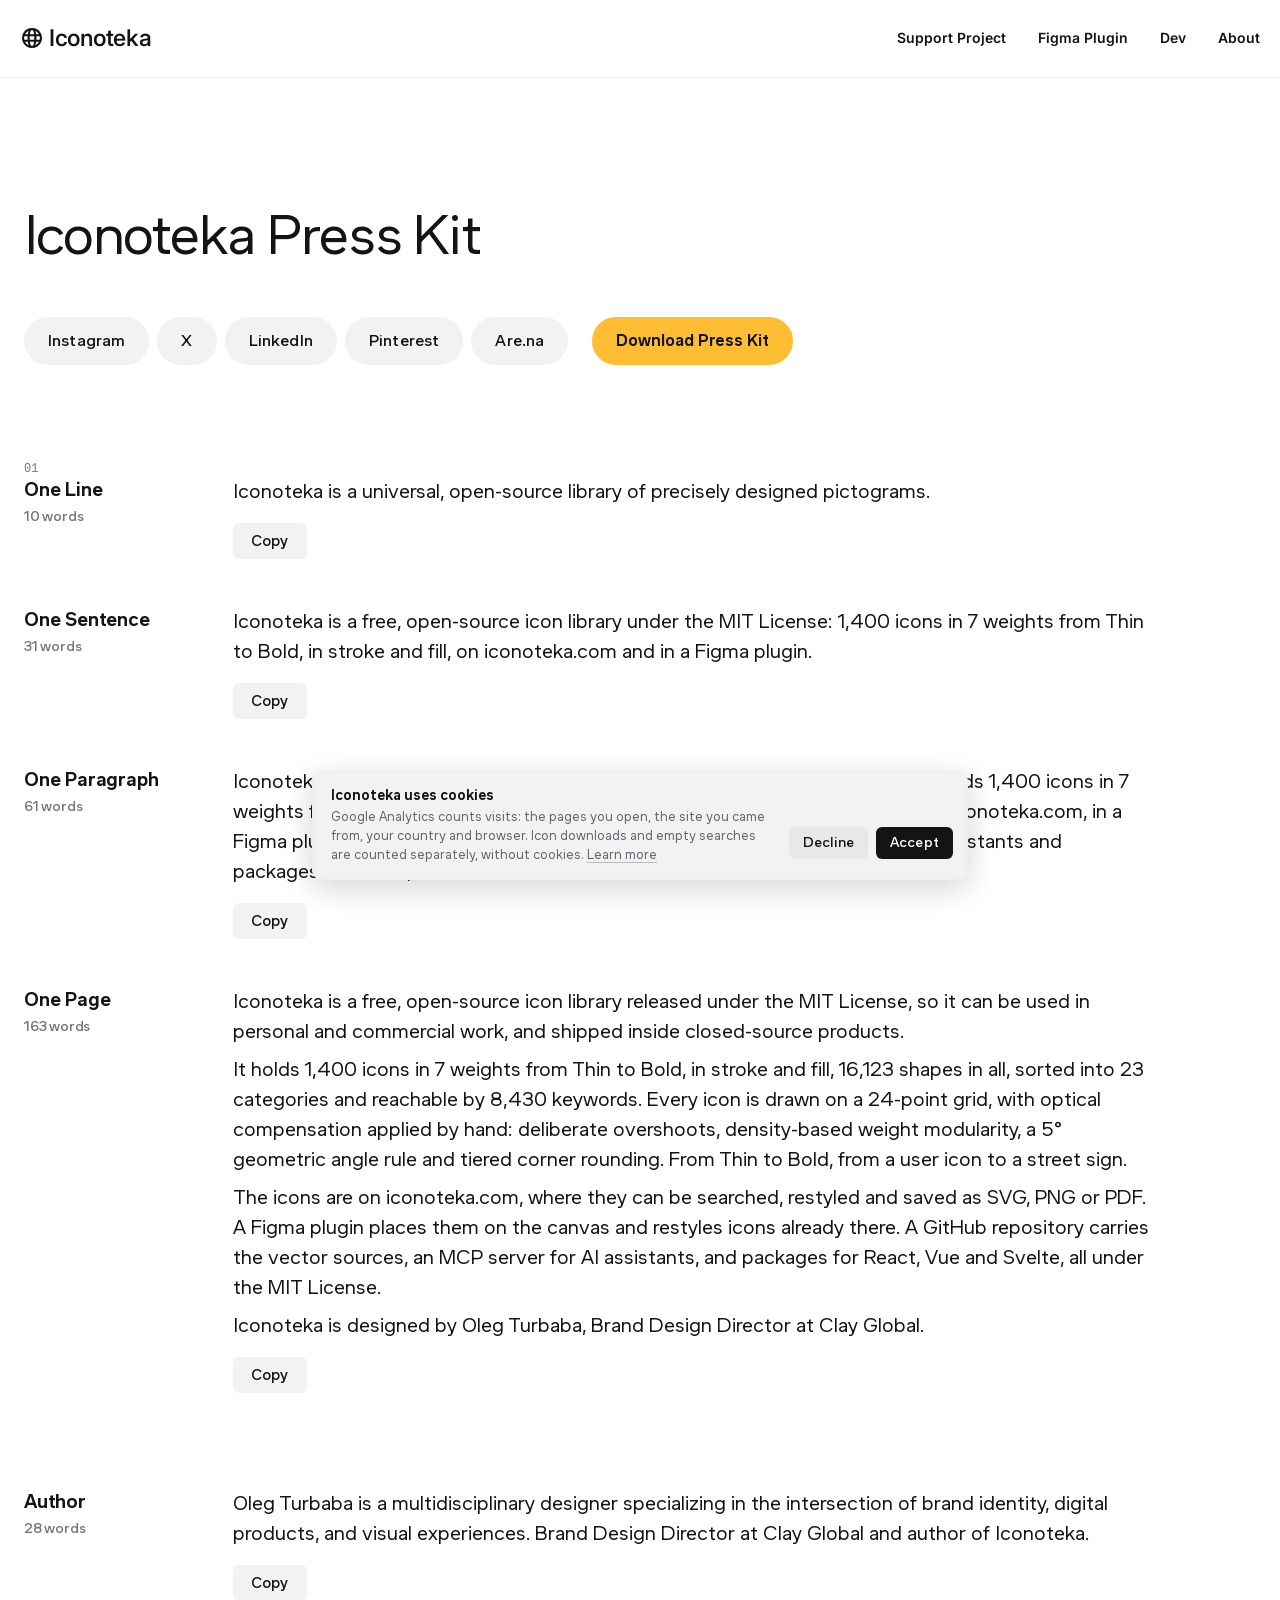
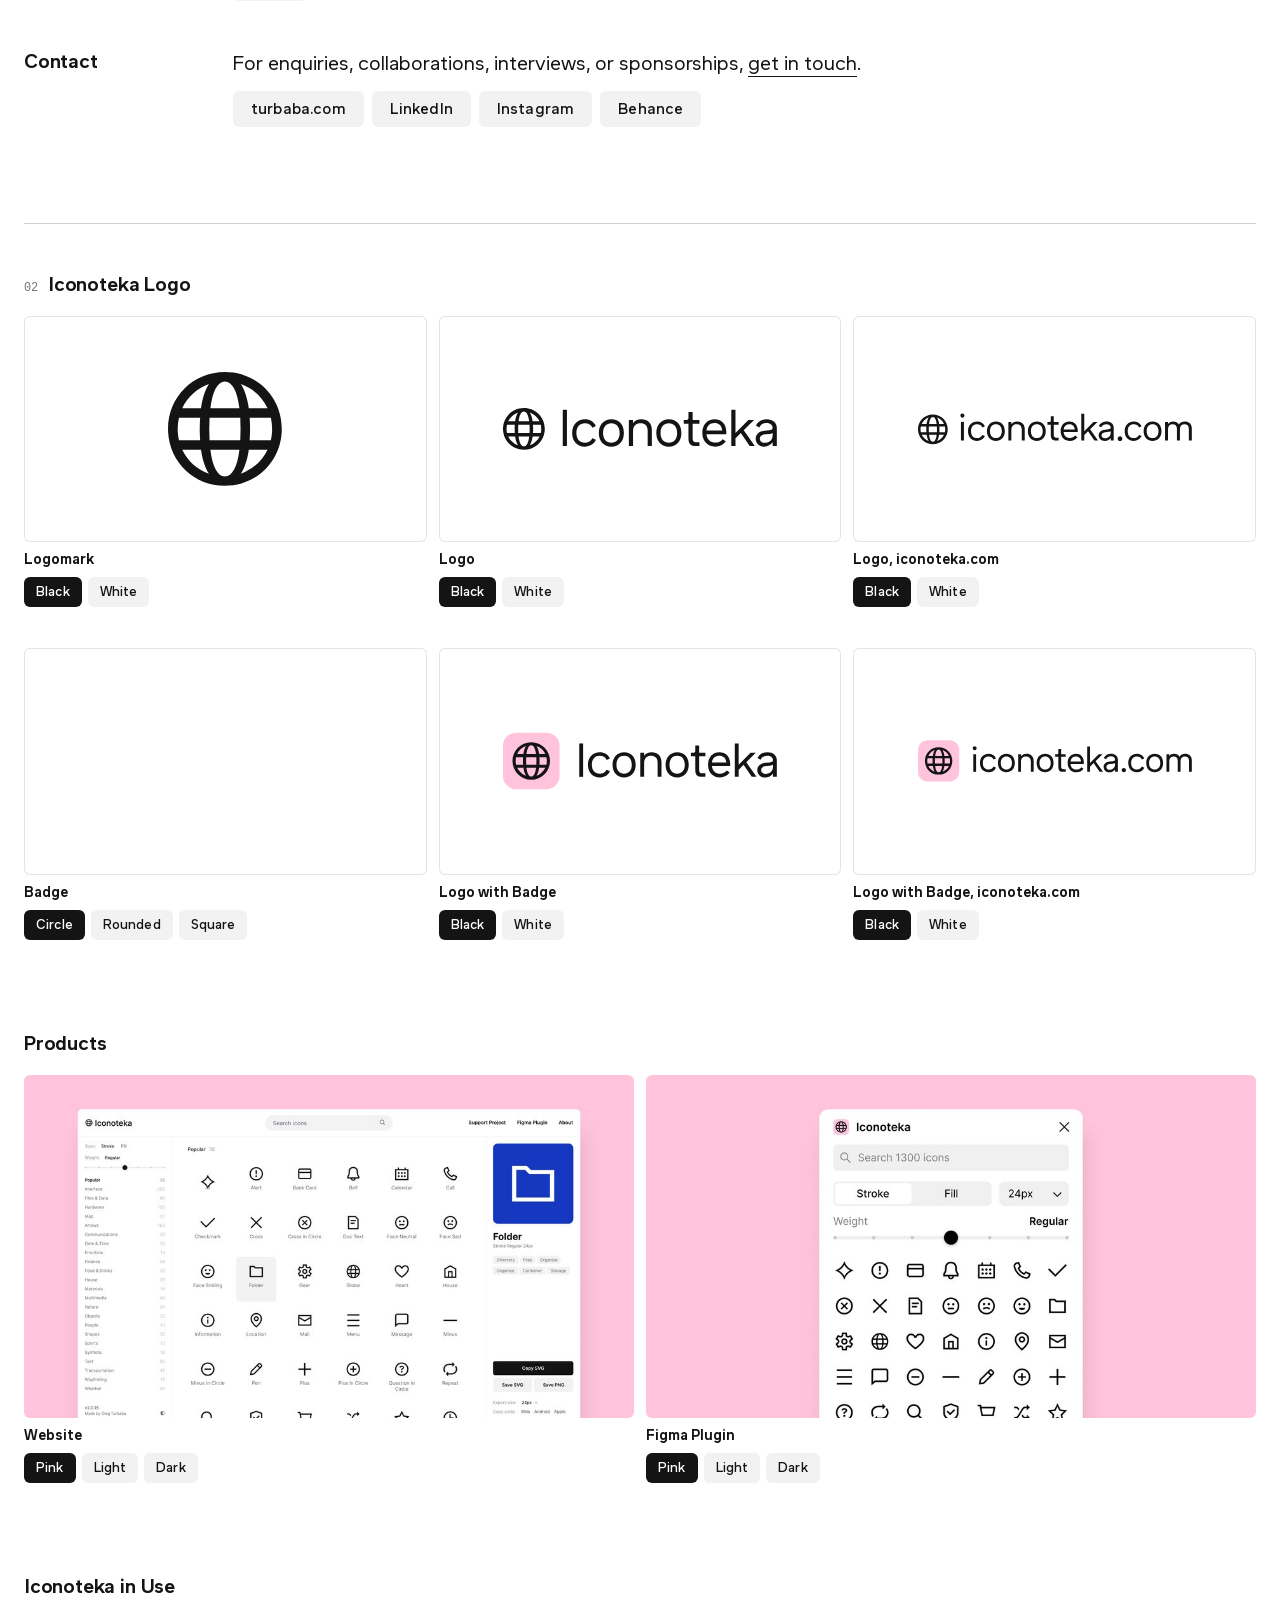
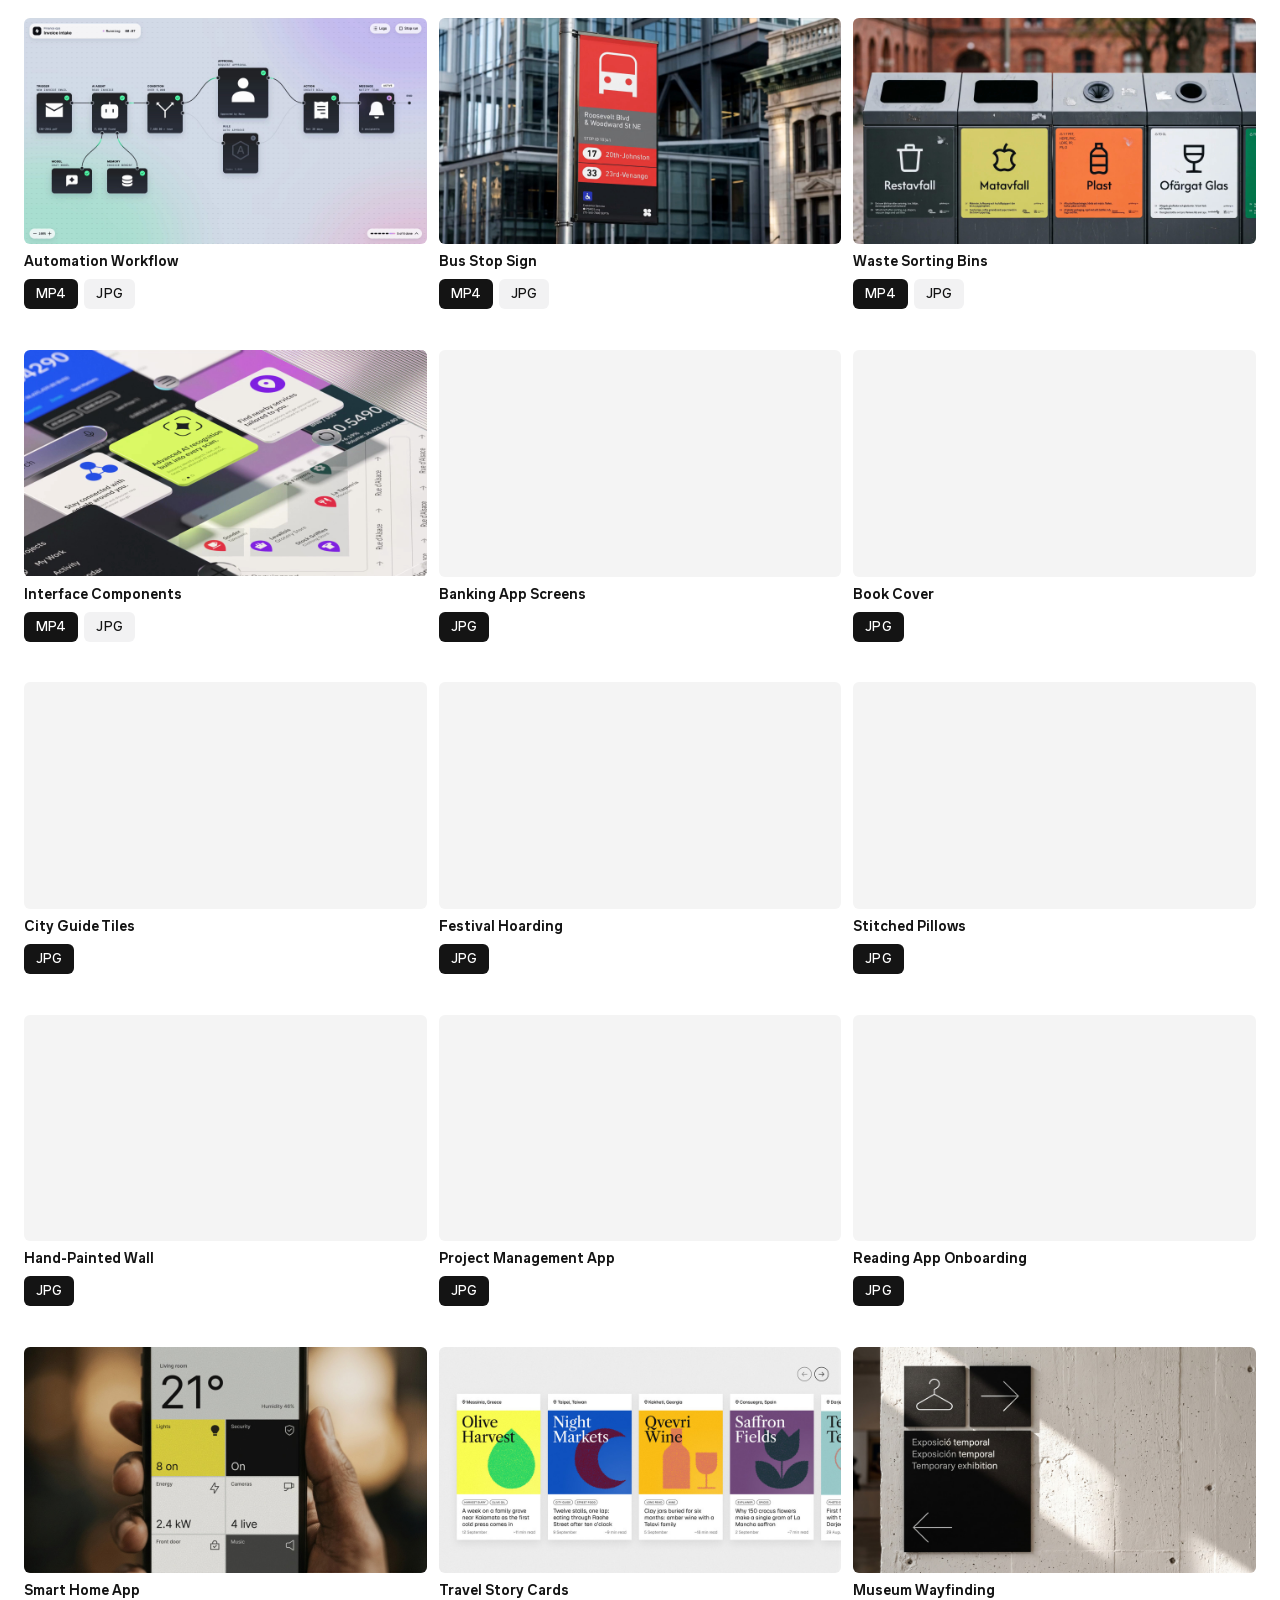
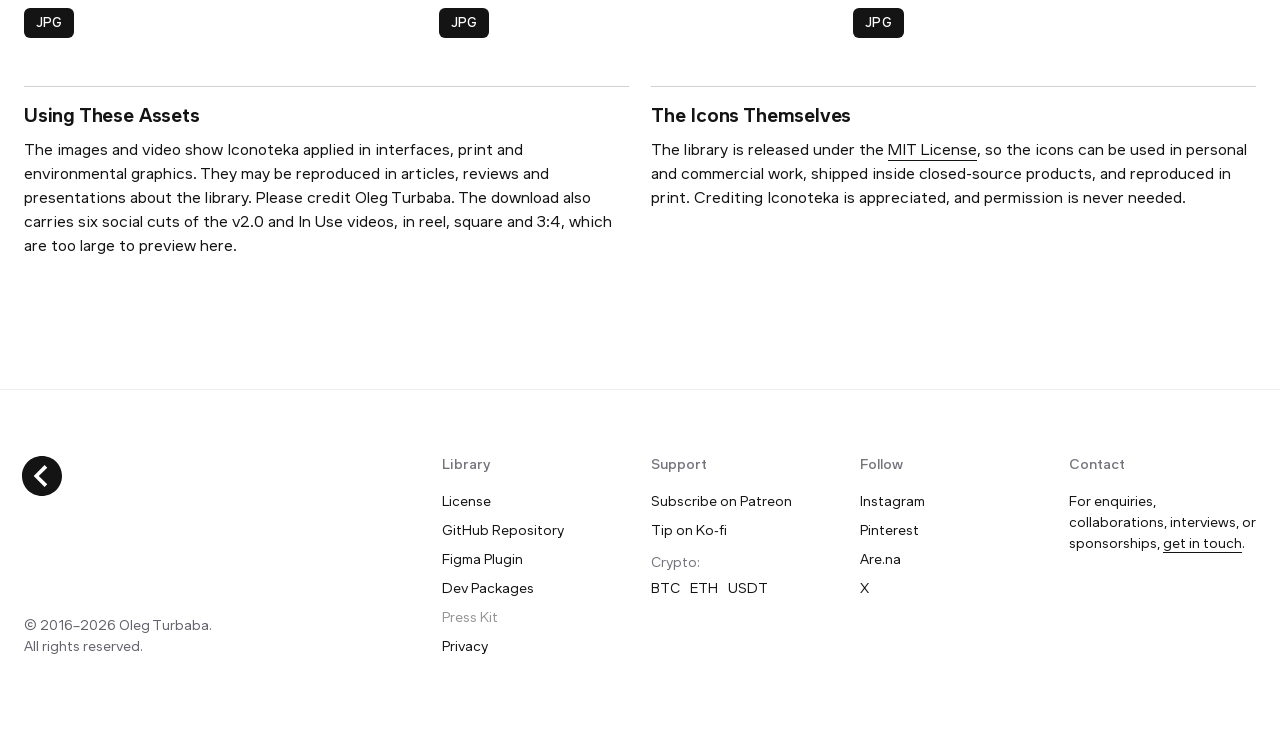
<file: press.html>
<!DOCTYPE html>
<html lang="en">
<head>
<meta charset="UTF-8"/>
<script>document.documentElement.classList.add('rv-pending'); setTimeout(() => document.documentElement.classList.remove('rv-pending'), 2500);</script>   <!-- reveal.js lifts this once the line-by-line units are set; the timeout is a safety net -->
<meta name="robots" content="noindex, nofollow"/>
<meta name="viewport" content="width=device-width, initial-scale=1.0"/>
<title>[staging] Iconoteka Press Kit</title>
<meta name="description" content="Press kit for Iconoteka: descriptions in three lengths, a fact sheet, logo, images and video, free to reproduce in articles about the library."/>
<meta property="og:title" content="Iconoteka Press Kit"/>
<meta property="og:description" content="Descriptions, facts and images for writing about Iconoteka."/>
<meta property="og:image" content="https://iconoteka.com/iconoteka-preview.png"/>
<meta property="og:image:width" content="1200"/>
<meta property="og:image:height" content="630"/>
<meta property="og:image:type" content="image/png"/>
<meta property="og:image:alt" content="Iconoteka icons on a grid"/>
<meta property="og:url" content="https://iconoteka.com/press.html"/>
<meta property="og:type" content="website"/>
<meta property="og:site_name" content="Iconoteka"/>
<meta name="twitter:card" content="summary_large_image"/>
<meta name="twitter:title" content="Iconoteka Press Kit"/>
<meta name="twitter:description" content="Descriptions, facts and images for writing about Iconoteka."/>
<meta name="twitter:image" content="https://iconoteka.com/iconoteka-preview.png"/>
<link rel="icon" type="image/svg+xml" href="favicon.svg">
<link rel="icon" type="image/png" sizes="512x512" href="favicon.png">
<link rel="apple-touch-icon" sizes="180x180" href="apple-touch-icon.png">
<link rel="preconnect" href="https://fonts.googleapis.com">
<link rel="preconnect" href="https://fonts.gstatic.com" crossorigin>
<link href="https://fonts.googleapis.com/css2?family=Inter:ital,opsz,wght@0,14..32,100..900;1,14..32,100..900&display=swap" rel="stylesheet">
<link rel="preload" href="fonts/websans.woff2?v=2" as="font" type="font/woff2" crossorigin>
<link rel="stylesheet" href="support.css?v=14">
<style>
:root {
  --bg: #ffffff;
  --surface: #f7f7f7;
  --surface2: #f4f4f4;   /* grey cards (Packages, Support), lightened from #efefef (user 2026-09-15) */
  --border: #ededed;
  --text: #141414;
  --text-muted: #63626d;
  --text-dim: #8b8a94;
  --brand: #ffc3dc;
  --radius: 6px;
  --panel-w: 270px;
  --pad: 24px;
  --panel-pad: 20px;
  --sb: 11px;   /* native scrollbar width inside the category list */
  /* radius scale */
  --r-xs: 3px;      /* scrollbar thumbs, slider track */
  --r-sm: 6px;      /* small controls: buttons, segmented, options */
  --r-md: 10px;     /* surfaces: cards, dropdown menus */
  --r-pill: 999px;  /* badges, tags, search */
  /* motion */
  --t-fast: .12s;   /* hover/colour */
  --t-base: .2s;    /* size/position */
  --t-slow: .28s;   /* panel + large moves */
  /* elevation */
  --shadow-md: 0 4px 16px rgba(20,20,20,0.12);
  --shadow-lg: 0 8px 30px rgba(20,20,20,0.18);
  --panel-margin: 0px;
  --ui-surface: #f2f2f3;
  --ui-surface-hover: #e8e8e8;
  --ui-input: #f3f3f4;
  --ui-input-hover: #eeeeef;
  --ui-seg-on: #ffffff;
  --ui-panel: #ffffff;
  --ui-dropdown: #ffffff;
  --ui-card-hover: rgba(242,242,243,0.7);
  --ui-card-active: #f2f2f3;
  --ui-slider-track: #efefef;
  --ui-slider-stop: #cecece;
  --logomark-color: #141414;
}
[data-theme="dark"] {
  --shadow-md: 0 4px 16px rgba(20,20,20,0.45);
  --shadow-lg: 0 8px 30px rgba(20,20,20,0.55);
  --bg: #191919;
  --surface: #222222;
  --surface2: #2a2a2a;
  --border: #333333;
  --text: #ffffff;
  --text-muted: #a2a2a2;
  --text-dim: #8a8a8a;
  --brand: #ffc3dc;
  --ui-surface: #2a2a2a;
  --ui-surface-hover: #363636;
  --ui-input: #252525;
  --ui-input-hover: #2e2e2e;
  --ui-seg-on: #3a3a3a;
  --ui-panel: #202020;
  --ui-dropdown: #242424;
  --ui-card-hover: rgba(50,50,50,0.49);
  --ui-card-active: #232323;
  --ui-slider-track: #2e2e2e;
  --ui-slider-stop: #444444;
  --logomark-color: #ffffff;
}

@font-face { font-family: 'WebSans'; src: url('fonts/websans.woff2?v=2') format('woff2'); font-weight: 400 600; font-display: swap; }   /* the page's text face: a 122-glyph subset (ASCII + the punctuation the page uses), weights 400–600 only, kern + tnum only, neutral names, no glyph names, no hinting — 11 KB */
* { box-sizing: border-box; }
:root { --rule: color-mix(in srgb, var(--text) 20%, transparent); --rule-solid: #d0d0d0; --bar-track: #e4e4e4; --text-soft: #75747d; }   /* every page rule: the text colour at 30%. --rule-solid is that same value FLATTENED against the page background — opaque, so lines can never double where two of them meet (user) */
[data-theme="dark"] { --rule: color-mix(in srgb, var(--text) 30%, transparent); --rule-solid: #5e5e5e; --bar-track: #5e5e5e; --text-soft: var(--text-muted); }   /* light theme (user 2026-09-15): lines at 20% (#d0d0d0 flattened), a paler progress-bar track, and --text-soft #75747d for the small grey labels (4.6:1 on white, still AA); dark keeps its values */
/* vertical spacing system — an 8px scale with four roles; only these tokens are used for vertical space
   --major  hero → headline, stat rows → weight grid          130 / 96 / 64
   --sec    section padding (top and bottom), footer padding   65 / 48 / 32  (= --major / 2)
   --block  between blocks inside a section, text → media      48 / 40 / 32
   --stack  label → content, title → text, text → buttons      24 / 24 / 16
   plus two fixed steps: --sp-1 8px (small title → text, list gaps) and --sp-2 16px (large title → text, icon → title, row padding) */
:root { --sp-1: 8px; --sp-2: 16px; --stack: 24px; --block: 48px; --sec: 65px; --major: 130px; --gut: 22px; --exc: 100px; --display: clamp(36px, calc(17.8px + 2.93vw), 84px); }   /* --display: headline statement and the stat numbers */   /* --exc: the one exception — the gap above and below the Missing-an-icon block */   /* --sec is half of --major, so every block-to-block gap is --major (130, per user) */
@media (max-width: 860px) { :root { --stack: 24px; --block: 40px; --sec: 38px; --major: 76px; --gut: 12px; --exc: 74px; } }   /* tablet: section gaps 20px tighter than before (76 / 38, user) */
@media (max-width: 480px) { :root { --stack: 16px; --block: 32px; --sec: 32px; --major: 64px; --gut: 8px; --exc: 50px; } }
html { scroll-behavior: smooth; }
/* no ligatures or contextual alternates in running text */
html, body { margin: 0; font-family: 'WebSans', 'Inter', sans-serif; font-variant-ligatures: none; font-feature-settings: "liga" 0, "calt" 0; font-size: 16px; line-height: 24px; background: var(--bg); color: var(--text); -webkit-font-smoothing: antialiased; }
html, body { overflow-x: clip; }   /* the flying hero tiles must never widen the page. clip, NOT hidden: overflow-x:hidden on html/body turns them into scroll containers in iOS Safari and the sticky header scrolls away for good */
a { color: inherit; }

/* ── header: same bar as the library ─────────────────────────────────────── */
/* 500px header: the 78px bar (logo + navigation, same as the library) and a 422px band with the icon wall, on the page colour */
header { display: grid; grid-template-columns: 1fr auto 1fr; align-items: center; column-gap: 8px;
         padding: 0 var(--panel-pad); height: 78px; border-bottom: 1px solid var(--border);
         position: sticky; top: 0; background: var(--bg); color: var(--text); z-index: 10; transition: transform var(--t-slow) ease; }
header.hidden { transform: translateY(-100%); }   /* slides away while scrolling down, comes back on the first scroll up (user, all breakpoints) */
header .header-nav { grid-column: 3; }
/* the bar is set in Inter with the library's line-height so it matches the homepage header exactly */
header { font-family: 'Inter', sans-serif; font-size: 14px; line-height: normal; font-variant-ligatures: normal; font-feature-settings: normal; }   /* the library's body context */
header .support-btn { font: inherit; font-size: 14px; font-weight: 600; }
.hero-band { background: var(--bg); color: var(--text); --band-h: 422px; padding: 20px 20px 0; }   /* 20px inset left, right, top; as many full rows as fit --band-h, height follows the rows */
/* headline under the hero */
.row.headline { padding-top: var(--major); padding-bottom: 0; }   /* .row.headline so the generic .row padding below cannot override it */
.headline .g { padding-bottom: var(--block); border-bottom: 1px solid var(--rule); }   /* rule under the headline, layout width only */
.row.headline + .row { padding-top: calc(var(--major) - var(--block)); }   /* rule-terminated blocks keep a --major (128) gap to the next content, like License */
.nobr { white-space: nowrap; }
.ver { grid-column: 10 / 13; justify-self: end; align-self: start; font-family: ui-monospace, 'SF Mono', Menlo, Consolas, monospace; font-size: 12px; line-height: 16px; font-weight: 500; margin-top: 4px; font-feature-settings: normal; color: var(--text-soft); }   /* small mono library version, same size as the weight-grid labels, top aligned with the headline's caps */
.statement { grid-column: 1 / 10; margin: 0; font-size: var(--display); line-height: 1.1; letter-spacing: -.02em; font-weight: 400; }
/* the wall: as many colour tiles as fit the band, each a random icon on a random brand colour and shape.
   Tiles change one by one on their own, change under the pointer, and open the icon in the library on click */
.wall { display: grid; grid-template-columns: repeat(var(--cols), var(--tile)); grid-auto-rows: var(--tile); row-gap: var(--wgap); justify-content: space-between; --tile: 76px; --wgap: 16px; }   /* columns spread edge to edge */
.tile-w { width: var(--tile); height: var(--tile); border-radius: 10%;   /* three containers, per the blueprint: rounded 10%, soft 22%, circle 6% larger (optical) */ background: var(--c); color: var(--fg); display: flex; align-items: center; justify-content: center; }
.tile-w { will-change: transform; position: relative; }   /* z-index during the parallax */
.tile-w.round { border-radius: 50%; width: calc(var(--tile) * 1.06); height: calc(var(--tile) * 1.06); margin: calc(var(--tile) * -0.03); }
.tile-w.soft { border-radius: 22%; }
.tile-w svg { width: 66%; height: 66%; fill: currentColor; display: block; }
.tile-w.round svg { width: calc(66% / 1.06); height: calc(66% / 1.06); }
.tile-chip { position: fixed; z-index: 40; pointer-events: none; color: var(--text); font-size: 12px; line-height: 16px; font-weight: 500; white-space: nowrap; text-shadow: 0 1px 3px var(--bg), 0 0 8px var(--bg); opacity: 0; transform: translate(-50%, -100%); transition: opacity var(--t-fast); }   /* plain text, no pill (user): a shadow in the page colour keeps it readable over anything */
.tile-chip.on { opacity: 1; }
.slider-nav button { position: relative; }   /* the circle tile is 6% wider so it does not read smaller than a square one -- that is compensation for the CONTAINER, so undo it for the glyph, which must be the same size in every shape */
/* no clipping: flying tiles pass behind the page content (main sits above the band), under the sticky bar */
.hero-band { position: relative; z-index: 0; }
main, footer { position: relative; z-index: 1; }

.logo-wrap { display: flex; align-items: center; gap: 8px; position: relative; top: -1px; }   /* flex like the homepage: the link is only as wide as the logo, not the whole grid column (the hover area was huge) */
.logo-wrap a { display: flex; align-items: center; gap: 5px; text-decoration: none; color: var(--text); transition: opacity var(--t-fast); }
.logo-wrap a:hover { opacity: .8; }
#logomark { color: var(--logomark-color); }
.logo { font-weight: 550; font-size: 23px; letter-spacing: -0.3px; }
.beta-badge { font-size: 8.5px; font-weight: 700; background: var(--brand); color: #141414; height: 14px; padding: 0 6px 0 6.6px; line-height: 1;
              border-radius: var(--r-pill); letter-spacing: .6px; text-transform: uppercase; display: inline-flex; align-items: center; position: relative; top: -2px; }
.header-nav { display: flex; align-items: center; gap: 32px; justify-content: flex-end; position: relative; top: -1px; }
.header-link { font-size: 14px; font-weight: 600; text-decoration: none; transition: color var(--t-fast); }
.header-link:hover { opacity: .8; }
/* hit area ≈ 38×(text+24)px without moving the text: padding cancelled by negative margins */
.header-link { padding: 10px 12px; margin: -10px -12px; border-radius: var(--r-sm); }
.header-link.current { color: var(--text-dim); }
.burger-btn { display: none; background: none; border: none; cursor: pointer; padding: 4px; margin-right: -4px; color: var(--text); }
.burger-btn { transition: opacity var(--t-fast); } .burger-btn:hover { opacity: .8; }
/* pressed state for every control on the page: a deeper dim than the hover (the wall tiles have no hover by design and stay as they are) */
.header-link:active, .logo-wrap a:active, .burger-btn:active, .burger-link:active, .button:active, .links a:active, .handle:active,
.slider-nav button:active:not(:disabled), button.primary:active:not(:disabled), footer a:active, footer button:active, .footer-icon:active { opacity: .6; }
.burger-menu { display: none; position: fixed; background: var(--ui-panel); border-radius: var(--r-md); box-shadow: var(--shadow-md); padding: 8px; z-index: 1000; flex-direction: column; gap: 2px; width: 272px; }
.burger-menu.open { display: flex; }
.burger-link { font-size: 14px; font-weight: 600; color: var(--text); text-decoration: none; padding: 14px 12px; border-radius: var(--r-sm); }
.burger-link:hover { background: var(--surface); }
.burger-ver { font-size: 12px; color: var(--text-muted); padding: 12px 12px 8px; line-height: 1.6; }
.ver-num { font-family: ui-monospace, 'SF Mono', Menlo, Consolas, monospace; font-size: 12px; font-weight: 500; }
#toast { position: fixed; top: 92px; left: 50%; transform: translateX(-50%); background: var(--brand); color: #141414; font-size: 12px; padding: 4px 14px; border-radius: var(--r-pill); pointer-events: none; opacity: 0; transition: opacity var(--t-base); z-index: 2100; white-space: nowrap; }
#toast.visible { opacity: 1; }
/* BETA badge shown again (user 2026-09-06) */

/* ── page grid ────────────────────────────────────────────────────────────── */
/* Every block is a full-width row; content sits on a 12-column grid, 22px gutters, 1252px max */
.row { padding: var(--sec) var(--pad); }
.row:focus, .row:focus-visible, .row:target, main:focus, main:focus-visible { outline: none; }   /* landing on #section must not draw a focus ring round the whole block: a row is a container, never something you interact with. Interactive controls keep their own rings */
.g   { display: grid; grid-template-columns: repeat(12, minmax(0, 1fr)); column-gap: var(--gut); row-gap: 0; max-width: 1252px; margin: 0 auto; }   /* 1152 + 100: 50px off each side margin (user took half of the 100 back) */
.g > * { min-width: 0; }
.full { grid-column: 1 / -1; }
.half-a { grid-column: 1 / 7; }
.half-b { grid-column: 7 / 13; }
.half-a p, .half-b p { margin-bottom: var(--stack); }
/* License and Repository: larger title and text than the feature items */
.license .half-a, .license .half-b { padding-bottom: var(--block); border-bottom: 1px solid var(--rule); }   /* two rules, one under each half; the halves stretch to one height so the lines align */
#privacy { padding-top: 0; color: var(--text-soft); }   /* the quiet legal block: grey like the section labels, and half the usual gap above (--major down to --sec) */
#privacy h3 { font-size: 14px; line-height: 21px; margin-bottom: var(--stack); display: flex; justify-content: space-between; align-items: baseline; }   /* section number at the right edge, like the .label rows above */   /* one title over both halves, so the two columns start at the same line */
#privacy strong { font-weight: 600; }   /* lead-ins take the site's heading weight, not the browser's 700 */
#privacy p { font-size: 14px; line-height: 21px; }   /* no width cap: each half fills its column, so equal copy gives equal height */
#privacy .half-a p { padding-right: var(--gut); }   /* two gutters between the columns: at 14px one gutter reads as a word space, not a column break. Left edges stay on the grid */
.license h3, .request h3, .support-title { font-size: 28px; line-height: 34px; margin-bottom: var(--sp-2); }   /* Support Project title = the License title (no section number, not counted) */
.license p, .request p { font-size: 20px; line-height: 30px; max-width: 46ch; }
/* request: a brand-Blue box, white text (the Blue card's logo-mark rule), input white at 10%, white pill button.
   Exception to the spacing system: 100px above and below (neighbour padding --sec + own padding = --exc) */
.row.request { padding-top: calc(var(--exc) - var(--sec)); padding-bottom: var(--exc); }   /* 100 above the box, 100 from the box to the footer rule */
.request-box { grid-column: 1 / -1; background: #673726; color: #ffffff; padding: clamp(17px, 2vw, 28px); border-radius: var(--r-md);   /* 30% less than the first cut (24/2.8vw/40) — user */
               display: grid; grid-template-columns: 1fr 1fr; column-gap: var(--gut); row-gap: var(--block); }   /* full width; title on the left half, text and form on the right half */
.request-box h3 { margin: 0; }
.request-box .request-body p { max-width: none; margin-bottom: var(--stack); }
.request-box input[type=text] { background: rgba(255, 255, 255, .1); color: #ffffff; border: none; padding-top: 2px; }   /* white at 10% on the blue (user); the text sits 2px down (optical, user: 1px, then 1px more) */
.request-box input[type=text]:focus { background: rgba(255, 255, 255, .16); }
.request-box input[type=text]::placeholder { color: #ffffff; opacity: .6; }
.request-box button.primary { background: #ffffff; color: #141414; border-radius: 999px; }   /* white pill (user) */

p { margin: 0 0 var(--stack); }
p:last-child { margin-bottom: 0; }
.label { font-size: 14px; line-height: 21px; font-weight: 500; color: var(--text-soft); margin: 0 0 var(--stack); }   /* small captions are grey (user): section labels, their numbers, the version, the grid-cell texts — same grey as the footer titles */
.label.full { display: flex; justify-content: space-between; align-items: baseline; }   /* section number at the right edge */
.no { font-family: ui-monospace, 'SF Mono', Menlo, Consolas, monospace; font-size: 12px; line-height: 16px; font-weight: 500; font-feature-settings: normal; color: var(--text-soft); }   /* section numbers 01–04: the version's mono style */
.ver .no { margin-left: 16px; }   /* 01 sits after the version, at the right edge */
h2.huge { font-size: var(--display); line-height: 1; letter-spacing: -.02em; font-weight: 600; margin: 0 0 var(--block) -0.04em; }   /* same size as the headline statement */
h3 { font-size: 19px; line-height: 28px; font-weight: 600; letter-spacing: -.01em; margin: 0 0 var(--sp-1); }


/* layout-grid overlay, toggled with the G key: the same .g columns, tinted */
.grid-overlay { position: fixed; inset: 0; padding: 0 var(--pad); pointer-events: none; z-index: 5000; }
.grid-overlay .g { height: 100%; }
.grid-overlay span { display: block; height: 100vh; background: rgba(255, 195, 220, .18); }

/* buttons (Inter-style: plain filled block, no chrome) */
.button, .links a { display: inline-flex; align-items: center; gap: 6px; height: 36px; padding: 2px 18px 0; border-radius: var(--r-sm);   /* 18px sides; 2px top padding moves the centred label down by 1px (optical) */
          background: var(--text); color: var(--bg); text-decoration: none; font-size: 15px; font-weight: 500; letter-spacing: .01em;
          transition: opacity var(--t-fast); white-space: nowrap; }
.button:hover, .links a:hover { opacity: .82; }
.links { display: flex; flex-wrap: wrap; gap: var(--sp-1); }
.links a.ghost { background: var(--ui-surface); color: var(--text); }
.links a.ghost:hover { background: var(--text); color: var(--bg); opacity: 1; }   /* hover = inverted: white on the dark theme, black on light */


/* stat blocks: one row each — title on the left half, text on the right half */
.stat-block { grid-column: 1 / -1; display: grid; grid-template-columns: repeat(12, minmax(0, 1fr)); column-gap: var(--gut); align-items: start; margin-bottom: var(--block); }
.stat-block:nth-of-type(4) { margin-bottom: var(--major); }   /* the weight grid gets a major gap */
.stat-block h2 { grid-column: 1 / 7; margin: 0; white-space: nowrap; }   /* size comes from h2.huge (--display, same as the headline); no font-size here or it would win by source order */
.stat-block h2, .stat-block p { grid-row: 1; }
/* right half: a 1px rule aligned with the cap height of the number on the left, the small text below it
   (measured in the render: the caps of the 66px title start 3px below its box top) */
.stat-block p { grid-column: 7 / 13; align-self: start; margin: 3px 0 0; padding-top: var(--sp-2); border-top: 1px solid var(--rule); font-size: 20px; line-height: 30px; }   /* same large body size as License / Repository */

/* weight grid: 7×2 stroked cells (1px lines, shared): number top-left, code (TS, RF…) top-right, name bottom-left, icon in a dealt palette colour */
.cards { display: grid; grid-template-columns: repeat(7, minmax(0, 1fr)); }   /* no border on the grid itself: when a row is short (4-3-4-3 on narrow screens) a container border would box in the empty cells and read as one big rectangle. Each cell closes itself instead. */
.card { position: relative; aspect-ratio: 1; background: var(--bg); color: var(--text); display: flex; align-items: center; justify-content: center; border: 1px solid var(--rule-solid); margin: 0 -1px -1px 0; }   /* every cell is a complete square; the -1px margins overlap neighbouring borders so shared lines stay 1px and are drawn once, and an empty grid area is simply empty */
.card svg { width: 54%; height: 54%; fill: var(--ic, currentColor); display: block; position: relative; top: -3px; }   /* was -5px; moved 2px down (user) */   /* --ic: a brand colour dealt at random (light palette), re-dealt on hover with the icon; switches instantly, no fade (user) */
.card small { position: absolute; font-size: 12px; line-height: 16px; font-weight: 500; }   /* text colour (the grey try was reverted for the grid — user) */
.card .n { left: 10px; top: 8px; font-feature-settings: "liga" 0, "calt" 0, "tnum" 1; }
.card .code { right: 10px; top: 8px; }
.card .cap { left: 10px; bottom: 8px; }

/* support section: the menu's intro (large body) on the left half, the three brand cards full width; reachable at about.html#support */
/* Support sits after Author now (user 2026-09-09); the License/Support grouping is gone */
.row[id] { scroll-margin-top: 90px; }   /* anchors land below the sticky header */
#gallery { scroll-margin-top: 138px; }   /* /gallery/ and #gallery land on the slider itself (its row has no label), with the same 48px of air a section label gets */
.support-title { grid-column: 1 / 5; margin: 0; }   /* title in the left third … */
.support-lead { grid-column: 5 / 13; font-size: 20px; line-height: 30px; margin: 0 0 calc(var(--block) - 10px); max-width: none; }   /* … text in the right two thirds (user); cards 38px below (--block − 10, user) */
#supportCards { max-width: none; justify-self: stretch; gap: var(--gut); --col: calc((100% - 2 * var(--gut)) / 3); grid-template-columns: repeat(3, minmax(0, 1fr)); }   /* three equal cards on the page grid (the panel's pill-width trick is not used here) */
#supportCards .support-card { border-radius: var(--r-md); padding: 24px; gap: 0; min-height: 0; align-items: stretch; text-align: left; margin: 0; }   /* compact (user) */
/* on the page the three cards are DARK GREY, the same surface as the framework package cards (user); the header
   panel keeps its brand colours. --line/--line-hover mirror the .pkg tints so buttons and rules match. */
#supportCards .support-card[data-way] { --line: color-mix(in srgb, var(--text) 12%, transparent); --line-hover: color-mix(in srgb, var(--text) 20%, transparent); background: var(--surface2); }
#supportCards .support-card[data-way] h4, #supportCards .support-card[data-way] h4 small, #supportCards .support-card[data-way] p { color: var(--text); }
#supportCards .support-card[data-way] .support-cta, #supportCards .support-list button { background: var(--line); color: var(--text); }
#supportCards .support-card[data-way] .support-cta:hover, #supportCards .support-list button:hover { background: var(--text); color: var(--bg); }
@media (min-width: 1280px) { #supportCards .support-card { aspect-ratio: 4 / 5; } }   /* 4:5 portrait cards (user). Measured floor: at 1200 and below the content no longer fits a 4:5 box */
@media (min-width: 1400px) { #supportCards .support-card { aspect-ratio: 1; } }   /* once the column is wide enough that a square still holds the content, stop growing taller -- a 4:5 card reaches ~700px of mostly empty space on a big screen (user). max-height cannot do this: with an aspect-ratio set, capping the height just makes the card narrower */
#supportCards .support-card h4 { font-size: 22px; line-height: 28px; font-weight: 600; letter-spacing: -.01em; justify-content: flex-start; margin: 0 0 var(--sp-1); }
#supportCards .support-card p { font-size: 16px; line-height: 24px; margin: 0 0 var(--block); }   /* the page's body text; a block gap down to the tier / address table (user) */
#supportCards .support-cta { margin-top: auto; padding-top: 0; }
#supportCards .support-card[data-way="patreon"] .support-cta { margin-top: 0; }   /* the button follows its table (whose own 16px bottom margin is the gap) instead of being pushed to the floor on its own */
#supportCards .support-tiers, #supportCards .support-list { list-style: none; margin: auto 0 var(--stack); padding: 0; font-size: 16px; line-height: 24px; }   /* margin-top auto: the table sits at the BOTTOM, so the card's spare height falls between the description and the table (user); 24px down to the button */   /* margin-top auto: the table sits at the BOTTOM, so the card's spare height falls between the description and the table (user) */
#supportCards .support-tiers li { display: grid; grid-template-columns: 1fr auto; column-gap: var(--sp-2); padding: 6px 0; border-top: 1px solid var(--rule); }   /* the page's rule colour, as on the timeline and stat rows (white 25% belonged to the panel's coloured cards) */
#supportCards .support-tiers li:last-child { border-bottom: 1px solid var(--rule); }
#supportCards .support-tiers .t-price { white-space: nowrap; }   /* no tnum: it widens the spaces around the slash in this face */
#supportCards .support-tiers .t-note { grid-column: 1 / -1; font-size: 14px; line-height: 21px; opacity: .8; }
#supportCards .support-list { margin-bottom: 0; }
#supportCards .support-list li { display: grid; grid-template-columns: 1fr auto; grid-template-areas: "net btn" "addr btn"; column-gap: var(--sp-2); align-items: center; padding: 8px 0; border-top: 1px solid var(--rule); }
#supportCards .support-list li:last-child { border-bottom: 1px solid var(--rule); }
#supportCards .support-list .a-net { grid-area: net; } #supportCards .support-list .a-net b { font-weight: 600; }
#supportCards .support-list .a-addr { grid-area: addr; font-family: ui-monospace, 'SF Mono', Menlo, Consolas, monospace; font-size: 13px; line-height: 20px; opacity: .6; }   /* semi-transparent (user) */
#supportCards .support-list button { grid-area: btn; height: 32px; padding: 0 14px; border: none; border-radius: var(--r-sm); font: inherit; font-size: 14px; font-weight: 500; cursor: pointer; transition: background var(--t-fast), color var(--t-fast); }
#supportCards .p-short, #supportCards .a-short { display: none; }   /* the narrow-column forms ("$1/mo", 5…4 address) switch on ≤1100 */
#supportCards .support-list button.copied { background: var(--brand); color: #141414; }   /* copied still flashes brand pink here (the support panel's own signal) */
/* packages: MCP card dark blue, three grey cards, install command with Copy, npm + GitHub links */
.packages .support-title { grid-column: 1 / 7; } .packages .support-lead { grid-column: 7 / 13; margin-bottom: calc(var(--block) - 10px); }
.packages .support-title, .packages .support-lead { align-self: baseline; }   /* "Packages" and the first line of the text share one baseline (user) */   /* title over the MCP card, text over the Components card: each half the width, like the cards (user) */
.packages-cards { grid-column: 1 / -1; display: grid; grid-template-columns: repeat(12, minmax(0, 1fr)); gap: var(--gut); }   /* two cards side by side, MCP and Components, the same structure (user) */
.pkg { --ink: var(--text); --field: color-mix(in srgb, var(--text) 3.5%, transparent); --line: color-mix(in srgb, var(--text) 6%, transparent); --line-hover: color-mix(in srgb, var(--text) 10%, transparent); --btn: color-mix(in srgb, var(--text) 12%, transparent); background: var(--surface2); color: var(--text); border-radius: var(--r-md); padding: 24px; display: flex; flex-direction: column; min-width: 0; }   /* grey cards (user) */
.pkg.pkg-dark { --ink: #ffffff; --field: rgba(255, 255, 255, .045); --line: rgba(255, 255, 255, .08); --line-hover: rgba(255, 255, 255, .13); --btn: rgba(255, 255, 255, .16); background: #061584; color: #ffffff; }   /* the MCP card, first: brand Dark Blue (user: a dark colour, MCP is the priority) */
.mcp-mark { display: flex; align-items: center; }   /* hidden source marks, cloned into the tabs */
/* MCP section: a tab per assistant (mark + name), then three steps on the card grid — copy, where it goes, what to ask */
.mcp-card { grid-column: span 6; scroll-margin-top: 110px; }   /* /mcp/ and #mcp land on the card */
.mcp-card { display: flex; flex-direction: column; gap: var(--stack); }
.mcp-head { display: flex; justify-content: space-between; align-items: center; gap: var(--gut); margin-top: var(--sp-2); }   /* 40px under the tab row on desktop (card gap 24 + 16, user) */ .pkg .mcp-head h4 { font-size: 28px; line-height: 34px; margin: 0; }   /* title only, npm and GitHub at the right (user) */
.mcp-head .pkg-links { margin-top: 0; flex: none; }

.pkg-dark .mcp-list .no { color: #ffffff; }
.mcp-tabs { position: relative; display: flex; gap: var(--tab-gap, 34px); box-shadow: inset 0 -1px 0 var(--btn); margin-top: -8px; }   /* a tab row on one baseline rule; always fits: tabRow() tightens the gap, then the text and marks, when the card is narrow (user: no scrolling) */
.mcp-tabs.wrap { display: grid; grid-template-columns: repeat(3, minmax(0, 1fr)); gap: 0; } .mcp-tabs.wrap .mcp-tab { width: 100%; }   /* last resort on the narrowest phones: a tidy 3-column grid instead of hidden tabs */
.mcp-tabs.names2 .mcp-tab { flex: 0 1 min-content; white-space: normal; text-align: center; line-height: 1.15; }   /* two-line names set tighter than the 20px single line, and proportional so it holds as the step shrinks the font (user) */   /* tight: each tab as wide as its longest word, so two-word names take two lines (user) */
.mcp-tab { flex: none; padding: 12px 0 14px; display: inline-flex; flex-direction: column; align-items: center; gap: 8px; border: none; border-radius: 0; background: none; color: var(--ink); opacity: .6; font: inherit; font-size: var(--tab-font, 16px); line-height: 20px; font-weight: 500; white-space: nowrap; cursor: pointer; transition: opacity var(--t-fast), box-shadow var(--t-fast); }   /* the mark above the name (user) */
.mcp-tab-mark { width: var(--tab-mark, 24px); height: var(--tab-mark, 24px); display: flex; align-items: center; justify-content: center; } .mcp-tab-mark svg { width: var(--tab-mark, 24px); height: var(--tab-mark, 24px); fill: currentColor; display: block; } .mcp-tab-mark svg.mark-lg { width: calc(var(--tab-mark, 24px) + 2px); height: calc(var(--tab-mark, 24px) + 2px); }   /* the slot stays for every tab, so the names share one line */
.mcp-title { display: flex; align-items: center; } .mcp-title-mark { display: none; }   /* title text on the step text's left edge; the marks live in the tabs again (user) */

.mcp-tab:hover { opacity: .85; }
.mcp-tab[aria-selected="true"] { opacity: 1; box-shadow: inset 0 -2px 0 var(--ink); }   /* the chosen tab: full colour, underlined */
.mcp-tab:active { opacity: .6; } .mcp-tab:focus-visible { outline: 2px solid var(--ink); outline-offset: -2px; }
.mcp-body { display: flex; flex-direction: column; gap: var(--sp-2); } .mcp-list { display: contents; }   /* half-width card: the steps and the snippet share one column */
.mcp-list li:nth-child(1) { order: 1; } .mcp-body .step-box-1 { order: 2; } .mcp-list li:nth-child(2) { order: 3; } .mcp-body .step-box-2 { order: 4; } .mcp-list li:nth-child(3) { order: 5; }   /* each snippet follows the step it belongs to */
.mcp-list { list-style: none; margin: 0; padding: 0; gap: var(--sp-2); }
.mcp-list li { display: grid; grid-template-columns: 28px minmax(0, 1fr); }   /* number, then the step text (user: closer) */
.mcp-list .no { font-size: 12px; line-height: 24px; color: var(--ink); }   /* 01 02 03 on the step title's line, in the text colour (user) */
.pkg .mcp-list h4 { font-size: 16px; line-height: 24px; margin: 0; }
.pkg .mcp-list p { font-size: 16px; line-height: 24px; margin: 0; }
.mcp-list p code { font-family: ui-monospace, 'SF Mono', Menlo, Consolas, monospace; font-size: 14px; overflow-wrap: anywhere; }   /* file paths inside the step text */
.mcp-list .pkg-links { margin-top: var(--sp-1); } .mcp-list .pkg-links[hidden] { display: none; }   /* .pkg-links is a flex row, which would otherwise override hidden */
.pkg .mcp-body .cmd { width: auto; margin: 0 0 0 28px; min-height: 0; align-content: flex-start; padding-right: 36px; }   /* the copy icon keeps its own corner */   /* snippets line up with the step text, not the 01 02 03 numbers (user) */
.pkg .mcp-body .cmd code { font-size: 12px; }
.inline-copy { cursor: pointer; color: var(--ink); background: var(--line); border-radius: var(--r-xs); padding: 3px 5px 3px 6px; margin: 0 2px; -webkit-box-decoration-break: clone; box-decoration-break: clone; transition: background var(--t-fast); }   /* a soft rectangle under the icon and text; each wrapped line gets its own */   /* the example request, copyable right inside the sentence: copy icon + text in the card's own colour on a soft rectangle (user) */
.inline-copy:hover { background: var(--btn); } .inline-copy:active { opacity: .6; } .inline-copy:focus-visible { outline: 2px solid currentColor; outline-offset: 2px; border-radius: 2px; }
.inline-copy-icon { display: inline-block; vertical-align: -1.92px; margin-left: 5px; } .inline-copy-icon svg { width: 15.36px; height: 15.36px; fill: currentColor; display: block; }   /* after the text; the copy glyph's ink (y 3–21 of 24) equals the 16px face's cap height, 11.52px, and sits on the baseline (user) */
.inline-copy-icon .i-done { display: none; } .inline-copy.copied .inline-copy-icon .i-copy { display: none; } .inline-copy.copied .inline-copy-icon .i-done { display: block; }   /* snippets at 12px: the Claude Code command stays on one line under the indented text */
.pkg h4 { font-size: 22px; line-height: 28px; font-weight: 600; letter-spacing: -.01em; margin: 0 0 var(--sp-1); overflow-wrap: anywhere; }
.support-title .pkg-beta { display: inline-flex; vertical-align: middle; margin-left: 10px; top: -3px; will-change: transform; font-family: 'Inter', sans-serif; font-feature-settings: normal; font-variant-ligatures: normal; }   /* the header's BETA badge itself (user: same as the one by the logo) — .beta-badge carries every other value; display overrides its display:none, and Inter matches the header's letterforms (the title would pass the page face down) */   /* will-change: its own compositor layer, so the pill rasterises at its own origin instead of snapping to whatever sub-pixel row the heading lands on. Measured: the gap to the baseline is 3.188px at every width, so the wobble was rounding, not layout. Trade-off: composited text loses sub-pixel antialiasing, so watch whether BETA looks thinner */
.pkg p { font-size: 16px; line-height: 24px; margin: 0 0 var(--stack); }
.pkg .cmd { position: relative; margin-top: auto; min-height: 80px; display: flex; flex-wrap: wrap; align-content: space-between; align-items: center; justify-content: space-between; gap: 4px var(--sp-2); width: 100%; text-align: left; border: none; background: var(--field); color: inherit; border-radius: var(--r-sm); padding: 8px 12px; cursor: pointer; font: inherit; transition: background var(--t-fast); }   /* the whole row copies the command */
.pkg .cmd:hover { background: var(--line-hover); } .pkg .cmd:active { opacity: .6; }
.pkg .cmd code { font-family: ui-monospace, 'SF Mono', Menlo, Consolas, monospace; font-size: 13px; line-height: 20px; overflow-wrap: anywhere; white-space: pre-wrap; }   /* wraps rather than clips; pre-wrap keeps the JSON snippets' line breaks and indent */
.pkg .cmd .cmd-hint { position: absolute; right: 10px; bottom: 9px; display: flex; opacity: .7; transition: opacity var(--t-fast); }   /* always the bottom-right corner, never beside a short command (user) */
.pkg .cmd .cmd-hint svg { width: 18px; height: 18px; fill: currentColor; display: block; }   /* Iconoteka's own copy and checkmark icons, regular stroke */
.pkg .cmd .cmd-hint .i-done { display: none; } .pkg .cmd.copied .cmd-hint .i-copy { display: none; } .pkg .cmd.copied .cmd-hint .i-done { display: block; }
.pkg .cmd:hover .cmd-hint { opacity: 1; }
.pkg .cmd.copied { background: var(--line-hover); } .pkg .cmd.copied .cmd-hint { opacity: 1; }   /* copied: the hover tint and a checkmark in place of the copy icon, no brand colour (user) */
.pkg-links a { height: 32px; padding: 0 14px; border: none; border-radius: var(--r-sm); background: var(--btn); color: var(--ink); font: inherit; font-size: 14px; font-weight: 500; cursor: pointer; text-decoration: none; display: inline-flex; align-items: center; transition: background var(--t-fast), color var(--t-fast); }
.pkg-links a:hover { background: var(--ink); color: var(--bg); } .pkg.pkg-dark .pkg-links a:hover { color: #061584; } .pkg-links a:active { opacity: .6; }
.pkg-links { display: flex; align-items: center; gap: var(--sp-1); margin-top: var(--sp-2); }
/* features 3×2 */
.facts { grid-column: 1 / -1; display: grid; grid-template-columns: repeat(3, minmax(0, 1fr)); gap: var(--block) var(--gut); }
.facts h3, .facts p { padding-right: 30px; }   /* the text stops 30px short of its column, so with the smaller gutters the columns of copy stay well apart (user) */   /* 3 × 2, full width; the label's own --stack is the only gap above, as for Author and the timeline */
.facts .f-icon { width: 64px; height: 64px; fill: var(--fc, currentColor); display: block; margin-bottom: var(--sp-2); position: relative; left: -8px; }   /* brand colour per feature; 8px LEFT = optical compensation (user, 2026-09-06 — an 8px-right try was reversed) */
.facts [data-icon="grid"] { --fc: #a25624; }   /* Transparent Ox (user swapped it from Blue) */
.facts [data-icon="eye"] { --fc: #febd32; }   /* Yellow */
.facts [data-icon="circle"] { --fc: #12ab57; }   /* Green */
.facts [data-icon="bar_chart"] { --fc: #f04c1a; }   /* Red */
.facts [data-icon="user"] { --fc: #673726; }   /* Warm Sepia on the light theme … */
[data-theme="dark"] .facts [data-icon="user"] { --fc: #ffc3dc; }   /* … Pink on dark, where it reads */
.facts [data-icon="cube"] { --fc: #979c1a; }   /* Moss Olive */

/* in use: one 16:9 slide at content width, the next peeking past the right edge; arrows above */
.inuse-text { grid-column: 1 / 9; margin: var(--block) 0 0; font-size: 20px; line-height: 30px; letter-spacing: 0; max-width: 60ch; padding-right: var(--block); }   /* large body size. The padding keeps a line that nearly fills its column away from the marks beside it: the gap depended on where the text happened to wrap, and fell to 50px at some widths (user) */
.handle { font-weight: inherit; text-decoration: underline; text-underline-offset: .3em; text-decoration-thickness: 1px; text-decoration-skip-ink: none; transition: opacity var(--t-fast); }   /* inline links: same weight and colour as the copy; a 1px underline set low, in the text colour (palette colours were tried and removed — user) */
.handle:hover { opacity: .8; }   /* same hover as the header links — no colour */
.slider-nav { grid-column: 9 / 13; align-self: start; display: flex; justify-content: flex-end; gap: 28px; margin-top: var(--block); }   /* level with the first line of the text beside it, not under the whole block (user) */
#slideFull { margin-right: 28px; }   /* the same mark size as the arrows, set twice their gap away from them (user) */
.lightbox { position: fixed; inset: 0; z-index: 3000; background: #000; display: flex; align-items: center; justify-content: center; }
.lightbox img, .lightbox video { width: 100%; height: 100%; object-fit: cover; display: block; }   /* fills the screen rather than sitting in bars (user) */
.lightbox .lb-stage { position: absolute; inset: 0; }
.lightbox .lb-stage img, .lightbox .lb-stage video { position: absolute; inset: 0; opacity: 0; transition: opacity var(--t-slow, .4s) ease; }
.lightbox .lb-stage .on { opacity: 1; }   /* one fades up over the one before it */
.lightbox .lb-half { position: absolute; top: 0; bottom: 0; width: 50%; }   /* the screen itself turns the page, and the pointer is the library's own arrow (user) */
.lightbox .lb-half.l { left: 0; } .lightbox .lb-half.r { right: 0; }
.lightbox .lb-top { position: absolute; top: 20px; right: 20px; display: flex; gap: 10px; transition: opacity var(--t-fast); }
.lightbox button { width: 56px; height: 56px; display: flex; align-items: center; justify-content: center; background: color-mix(in srgb, var(--bg) 55%, transparent); backdrop-filter: blur(8px); color: var(--text); border: none; border-radius: 999px; cursor: pointer; transition: opacity var(--t-fast), background var(--t-fast); }   /* the page's own pair -- black circle and white cross in the dark, reversed in the light -- held semi-transparent over the picture (user) */
.lightbox button:hover:not(:disabled) { background: color-mix(in srgb, var(--bg) 80%, transparent); }
.lightbox button svg { width: 26px; height: 26px; fill: currentColor; display: block; }
.lightbox button:disabled { opacity: .25; cursor: default; }
.lightbox.idle .lb-top { opacity: 0; pointer-events: none; }   /* a second without the mouse moving and the controls step out of the picture (user) */
.lightbox.idle .lb-half { cursor: none !important; }   /* !important because the arrow cursor is set inline from JS, and an inline style would otherwise win */
.lightbox button:hover { background: rgba(255,255,255,.24); }
.lightbox button svg { width: 26px; height: 26px; fill: currentColor; display: block; }
.slider-nav button { font: inherit; background: none; border: none; padding: 0; cursor: pointer; color: var(--text); display: flex; transition: opacity var(--t-fast); }
.slider-nav button:hover:not(:disabled) { opacity: .7; }
.slider-nav button svg { width: 28px; height: 28px; fill: currentColor; display: block; }
.slider-nav button:disabled { opacity: .3; cursor: default; }
.slider { display: flex; align-items: flex-start; gap: var(--gut); overflow-x: auto; scrollbar-width: none; cursor: grab; user-select: none;
          margin-left: calc(50% - 50vw); margin-right: calc(50% - 50vw); padding-left: calc(50vw - 50%); padding-right: calc(50vw - 50%); }   /* runs edge to edge, so slides leave the screen on the left too; snapping is done in JS */
.slider.dragging { cursor: grabbing; }
.slider:focus, .slider:focus-visible { outline: none; }   /* Chrome makes a scroll container keyboard-focusable, so landing on #gallery drew a ring round the whole strip. The arrows are the visible control here, and they keep their own focus ring */
.slider::-webkit-scrollbar { display: none; }
.slider .slot { flex: 0 0 100%; aspect-ratio: 16 / 9; height: auto; border-radius: 8px; background: var(--ui-surface); overflow: hidden; }
.slider .slot img, .slider .slot video { width: 100%; height: 100%; object-fit: cover; display: block; -webkit-user-drag: none; user-drag: none; }   /* dragging a shot pans the strip; without this the browser lifts the picture out instead */

/* author: 4:3 portrait on the left half, text and links on the right half */
.photo { aspect-ratio: 4 / 3; border-radius: 8px; background: var(--ui-surface); overflow: hidden; }
.author .half-a, .author .half-b { margin-top: 0; }   /* the label's --stack already separates them */
.author .half-b { display: flex; flex-direction: column; justify-content: space-between; margin-top: -6px; }   /* the bio's CAP HEIGHT lines up with the photo's top edge (measured in a render, not derived: -9 overshot by 3px) */   /* text at the top, links at the bottom */
.author .bio, .author-contact { font-size: 24px; line-height: 32px; letter-spacing: -.01em; }   /* author copy: one step above the large body (a 20% larger try was reverted) */
.author .bio { margin: 0 0 var(--stack); }
.half-b .author-contact { margin: 0 0 var(--block); }   /* .half-b prefix: outranks the generic `.half-b p` margin */
.author .half-b .links { margin-top: auto; align-items: center; }   /* links stay at the bottom */
.author-links .site { margin-left: auto; border-radius: 999px; }   /* the website button sits at the right edge, fully rounded */
.author-links.site-wrapped .site { margin-left: 0; }   /* when it drops to its own line it starts at the left, under Instagram (user) */
.photo img { width: 100%; height: 100%; object-fit: cover; display: block; }

/* request form */
form { display: flex; gap: var(--sp-1); }
input[type=text] { flex: 1; min-width: 0; height: 44px; padding: 0 var(--sp-2); border-radius: var(--r-sm); border: 1px solid var(--border); background: var(--ui-input); color: var(--text); font: inherit; font-size: 16px; outline: none; }
input[type=text]:focus { background: var(--ui-input-hover); border-color: var(--text); }
input[type=text]::placeholder { color: var(--text); opacity: .5; }
button.primary { height: 44px; padding: 2px 18px 0; border: none; border-radius: var(--r-sm); background: var(--text); color: var(--bg); font: inherit; font-size: 15px; font-weight: 500; cursor: pointer; transition: opacity var(--t-fast); }
button.primary:hover { opacity: .82; }
button.primary:disabled { cursor: default; opacity: 1; }   /* while it shows a status */


/* timeline: date, version, count, weights/styles, note, on the page's 12 columns */
.tl { list-style: none; margin: 0; padding: 0; grid-column: 1 / -1; border-top: 1px solid var(--rule); }
.tl li { display: grid; grid-template-columns: repeat(12, minmax(0, 1fr)); column-gap: var(--gut);   /* the page's 12 columns, so the cells sit on the grid lines */ padding: var(--sp-2) 0; border-bottom: 1px solid var(--rule); font-size: 16px; line-height: 24px; }
.tl li:last-child { border-bottom: none; }   /* no rule under the last timeline row */
.tl time { grid-column: 1 / 3; color: var(--text); }
.tl time .m-short { display: none; }   /* wide screens spell the month out; the 3-letter form takes over when the column gets tight (user) */
.tl b { grid-column: 3 / 5; }
.tl .n { grid-column: 5 / 7; }
.tl .w { grid-column: 7 / 9; }
.tl .d { grid-column: 9 / 13; }
.tl b { font-weight: inherit; }
.tl b .v { font-feature-settings: "liga" 0, "calt" 0, "tnum" 1; }
.tl .d strong { font-weight: inherit; }
.tl .n { color: var(--text); }
/* the weights numbers also read as a dot matrix — one column per weight, one row per style. It lives in the
   COUNT cell, right-aligned, so it ends on the line that closes column 6 and leads into the weights text;
   every cell's text keeps its own grid line (user) */
.tl .n { display: flex; align-items: flex-start; gap: 10px; }   /* flex-start: the count sits on the row's first line like every other cell (centring dropped it to the middle of tall rows) */
.tl .n .dots { display: inline-grid; grid-auto-flow: column; grid-template-rows: repeat(var(--rows), 3px); grid-auto-columns: 3px; gap: 2px; flex: none; margin-left: auto; height: 24px; align-content: center; }   /* one line tall, matrix centred on it */
.tl .n .dots i { display: block; width: 3px; height: 3px; border-radius: 50%; background: currentColor; }
/* the icon count also reads as a progress bar in the VERSION cell, right-aligned so it ends on the line
   closing column 4 and leads into the count text; the largest count in the timeline = full */
.tl b { display: flex; align-items: flex-start; }   /* no gap: the "v" and the number are separate flex items and a gap would split them */
.tl b .bar { flex: none; margin-left: auto; padding-left: 10px; box-sizing: content-box; width: 33px; height: 24px; display: flex; align-items: center; }   /* 33px = the 7×2 dot matrix's width (7×3 + 6×2), so bar and matrix read as one family */
.tl b .bar span { display: block; height: 8px; width: 100%; border-radius: 1.5px; background: var(--bar-track); }   /* 8px = the matrix's height (2×3 + 2); 1.5px radius = ONE DOT's radius (user) */
.tl b .bar span i { display: block; height: 100%; width: var(--pct); min-width: 2px; border-radius: 1.5px; background: currentColor; }

footer { border-top: 1px solid var(--border);   /* same line as the header */ padding: var(--sec) var(--pad) calc(var(--sec) + 20px);   /* double space before the footer: one --major above its rule, then the usual padding */ font-size: 14px; line-height: 21px; color: var(--text); }
footer .g { row-gap: var(--block); align-items: start; }
/* footer on the 12 page columns, one row: icon top-left and © bottom-left (1–2), columns 3–4 empty, Library (5–6), Support (7–8), Follow (9–10), Contact (11–12) */
.footer-icon { grid-column: 1 / 3; grid-row: 1; align-self: start; justify-self: start; width: 48px; color: var(--text); height: 48px; position: relative; left: -6px; top: -3px; }   /* 48px box = the hover target is the mark itself, not the whole cell */   /* optical compensation: the glyph's own side bearings make it look inset */
.footer-icon svg { width: 48px; height: 48px; fill: currentColor; display: block; }
.footer-icon { cursor: pointer; }   /* it reacts to a click / tap; the weight grid cells are not clickable (user), they only react to hover */
.f-lib { grid-column: 5 / 7; } .f-sup { grid-column: 7 / 9; } .f-fol { grid-column: 9 / 11; } .f-contact { grid-column: 11 / 13; }   /* icon + © in 1–4, groups from column 5, Contact two columns (user) */
.f-contact p { margin: 0; font-size: 14px; line-height: 21px; }
.footer-group h4 { font-size: 14px; line-height: 21px; font-weight: 500; color: var(--text-soft); margin: 0 0 var(--sp-2); }   /* grey titles, 16px to the links (links are 8px apart) */
.footer-group nav { display: flex; flex-direction: column; align-items: flex-start; gap: var(--sp-1); }
.footer-crypto-label { color: var(--text-soft); position: relative; top: 3px; }   /* "Crypto:" — plain grey text, not a link; nudged 4px down visually, the next line does not move */
.footer-crypto { display: flex; gap: 10px; }   /* BTC ETH USDT a little closer (user) */
footer a { text-decoration: none; }
footer a:hover, footer button:hover { opacity: .8; }
footer button { font: inherit; color: inherit; background: none; border: none; padding: 0; cursor: pointer; text-align: left; }
footer button.copied { color: var(--brand); }
.footer-copy { grid-column: 1 / 3; grid-row: 1; white-space: nowrap; color: var(--text-muted); align-self: end; }
.footer-copy a { color: inherit; text-decoration: none; }   /* the name links out, but the line reads as plain copy: no underline, no colour change (user) */   /* grey ©, on the groups' row, its baseline on the last links (Download Press Kit, X) */

/* wide screens: the column widens in two more steps past 1600 / 2000 (user) */
@media (min-width: 1600px) {
  .g { max-width: 1540px; }
  :root { --gut: 32px; --display: clamp(36px, calc(17.8px + 2.93vw), 84px); }
  .wall { --tile: 88px; --wgap: 18px; }
  .hero-band { --band-h: 480px; }
}
@media (min-width: 2000px) {
  .g { max-width: 1780px; }
  :root { --gut: 40px; --display: clamp(36px, calc(17.8px + 2.93vw), 84px); }
  .wall { --tile: 100px; --wgap: 20px; }
  .hero-band { --band-h: 540px; }
}
@media (max-width: 1200px) {
  .tl time .m-long { display: none; } .tl time .m-short { display: inline; }   /* "26 September 2026" no longer fits the two-column date cell */
}
@media (max-width: 1100px) {
  .packages .support-title { grid-column: 1 / 7; } .packages .support-lead { grid-column: 7 / 13; }
}
@media (max-width: 1100px) {
  .tl .n .dots, .tl b .bar { display: none; }   /* no room for the matrix or the bar once the columns narrow (user) */
  .tl .w { grid-column: 7 / 10; } .tl .d { grid-column: 10 / 13; }   /* "7 weights, 2 styles" no longer wraps; the note keeps three columns */
  #supportCards .p-long, #supportCards .a-long, #supportCards .a-net .net { display: none; } #supportCards .p-short, #supportCards .a-short { display: inline; }   /* narrow cards: "$1/mo", a 5…4 address and the ticker only, so every row stays on one line (user) */
}
@media (max-width: 700px) {
  .card .cap .st { display: none; }   /* cells are ~80px: caption = weight name only (the S/F code carries the style) */
}
@media (max-width: 640px) {
  .request-box { grid-template-columns: 1fr; row-gap: var(--stack); }   /* title above the text and form */
  .facts { grid-template-columns: 1fr; }   /* one feature per row: two 200px text columns were too narrow */
}
/* header ≤860: the homepage's tablet bar — navigation folds into the burger (support.js fills its Support group) */
@media (min-width: 481px) and (max-width: 860px) {
  header { grid-template-columns: auto 1fr auto; height: 78px; padding: 0 var(--panel-pad); column-gap: 20px; }   /* stays sticky (the homepage makes it relative here — user wants it to stay while scrolling) */
  .header-nav { display: none; }
  .burger-btn { display: flex; align-items: center; justify-content: center; grid-column: 3; grid-row: 1; }
  /* tablet-only layout (user 2026-09-06): */
  /* the display size needs no tablet override: one continuous formula (36px floor, 43px at 860, 60px at 1440) */
  .cards { grid-template-columns: repeat(4, minmax(0, 1fr)); }   /* weight grid 4-3-4-3: the stroke row breaks after Regular, the fill row starts a new line */
  .card:nth-child(8) { grid-column-start: 1; }
  .license .half-a, .license .half-b { grid-column: 1 / -1; }   /* License above Repository, each with its own rule */
  .license .half-a { margin-bottom: var(--block); }
  #privacy .half-a, #privacy .half-b { grid-column: 1 / -1; }   /* same as License: this much prose is too narrow in a tablet half */
  #privacy .half-a { margin-bottom: var(--block); }
  #supportCards { grid-template-columns: 1fr; } #supportCards .support-card:last-child { grid-column: auto; }
  .packages-cards { grid-template-columns: 1fr; } .mcp-card { grid-column: auto; }   /* tablet: one card under the other */
  .packages .support-title { grid-column: 1 / 4; } .packages .support-lead { grid-column: 4 / 7; }
  .mcp-head { flex-direction: column; align-items: flex-start; } 
  .tl li { grid-template-columns: 1fr 2fr; grid-template-areas: "t d" "n d" "v d"; row-gap: 0; align-content: start; }   /* timeline: date, count, version stacked on the left; the note on the right; no weights cell */
  .tl time { grid-area: t; } .tl .n { grid-area: n; } .tl b { grid-area: v; } .tl .d { grid-area: d; } .tl .w { display: none; }
  .f-lib { grid-column: 1 / 4; } .f-sup { grid-column: 4 / 7; } .f-fol { grid-column: 1 / 4; } .f-contact { grid-column: 4 / 7; }   /* footer 2 × 2: Library | Support, Follow | Contact */
}
@media (max-width: 860px) {
  .burger-ver { display: flex; justify-content: space-between; align-items: flex-end; gap: 10px; }
  .g { grid-template-columns: repeat(6, minmax(0, 1fr)); }
  .full, .facts { grid-column: 1 / -1; }
  .facts { grid-template-columns: 1fr 1fr; }
  .stat-block { grid-template-columns: 1fr; row-gap: var(--sp-2); border-top: 1px solid var(--rule); padding-top: var(--sp-2); }   /* stacked: the text sits UNDER the number, the rule ABOVE the number (user) */
  .stat-block h2, .stat-block p { grid-column: 1 / -1; }
  .stat-block h2 { grid-row: 1; } .stat-block p { grid-row: 2; margin-top: 0; border-top: none; padding-top: 0; }
  .headline .g { border-bottom: none; padding-bottom: 0; }   /* no rule under the intro — the first stat row brings its own line */
  .row.headline + .row { padding-top: var(--major); }
  .author-links .site { margin-left: 0; }   /* all four author buttons in one row (user) */
  .half-a { grid-column: 1 / 4; }
  .half-b { grid-column: 4 / 7; }
  .author .half-a, .author .half-b { grid-column: 1 / -1; }   /* portrait above the text: the 24px bio is too narrow in half the width */
  .author .half-b { margin-top: 0; }   /* stacked: there is no photo edge beside the bio to align its cap height to */
  .author .photo { margin-bottom: var(--block); }
  .statement { grid-column: 1 / -1; grid-row: 2; }
  .ver { grid-column: 1 / -1; grid-row: 1; justify-self: stretch; display: flex; justify-content: space-between; margin: 0 0 var(--stack); }   /* above the intro: version at the LEFT, 01 at the right (user) */
  .ver .no { margin-left: 0; }
  .inuse-text { grid-column: 1 / 5; }
  .support-title { grid-column: 1 / 3; } .support-lead { grid-column: 3 / 7; }   /* tablet: 1/3 + 2/3 of the 6-col grid */
  .slider-nav { grid-column: 5 / 7; }
  #slideFull { margin-right: 0; }   /* tight against the arrows here, so it sits away from the text beside it (user) */
  .hero-band { --band-h: 360px; }
  .wall { --tile: 68px; --wgap: 14px; }
  .slider-nav button svg { width: 24px; height: 24px; }
  .footer-icon { grid-column: 1 / -1; grid-row: auto; }
  .footer-copy { grid-column: 1 / -1; grid-row: auto; }
}
@media (max-width: 480px) {
  /* header: the homepage's phone bar */
  header { grid-template-columns: 1fr auto; height: auto; padding: 18px var(--panel-pad) 16px; column-gap: 0; }   /* stays sticky on the phone too (user) */
  .header-nav { display: none; }
  .burger-btn { display: flex; align-items: center; justify-content: center; }
  .logo { font-size: 18.9px; }
  .beta-badge { top: -3px; }
  .hero-band { --band-h: 300px; }
  .wall { --tile: 60px; --wgap: 12px; }
  .g { grid-template-columns: repeat(4, minmax(0, 1fr)); }
  .full, .facts, .stat-block, .inuse-text, .half-a, .half-b, .support-lead, .support-title { grid-column: 1 / -1; }
  .packages .support-title, .packages .support-lead { grid-column: 1 / -1; } .mcp-head { flex-direction: column; align-items: flex-start; }   /* .packages specificity: without this the ≤1100 rule (cols 7–13) still applies here and grows the 4-column phone grid to 12, squeezing the cards to 60px */
 .pkg.mcp-card { padding: 16px; } .pkg #mcpSetupCmd { padding: 8px 32px 8px 10px; }   /* phone: 8px more width, so the settings block keeps its lines */
  #mcpSetupCmd code { font-size: 12px; }   /* the settings block keeps its lines on a phone-width card */
  .support-title { margin-bottom: var(--sp-2); }
  #supportCards { grid-template-columns: 1fr; } #supportCards .support-card:last-child { grid-column: auto; }
  #supportCards .support-card { padding: 20px; }
  .packages-cards { grid-template-columns: 1fr; } .mcp-card { grid-column: auto; } .pkg { padding: 20px; }
  .footer-icon { grid-column: 1 / -1; grid-row: auto; }
  .footer-copy { grid-column: 1 / -1; grid-row: auto; }
  .footer-copy br { display: none; }   /* © on one line on the phone (user) */
  .half-a { margin-bottom: var(--block); }
  .slider-nav { grid-column: 1 / -1; }
  .facts { grid-template-columns: 1fr; row-gap: var(--block); }
  .facts h3, .facts p { padding-right: 0; }   /* one column on the phone: no inset */
  .cards { grid-template-columns: repeat(4, minmax(0, 1fr)); }   /* 4-3-4-3 on the phone too (user) */
  .card:nth-child(8) { grid-column-start: 1; }
  .card small { font-size: 10px; line-height: 13px; }   /* smaller cell texts on the phone (user) */
  .card .n { left: 6px; top: 5px; } .card .code { right: 6px; top: 5px; } .card .cap { left: 6px; bottom: 5px; }
  .author .bio, .author-contact, .inuse-text, .request-box .request-body p, .license p, .support-lead { font-size: 16px; line-height: 24px; letter-spacing: 0; }   /* phone: the standard body size for the author, gallery, License/Repository and request copy (user) */
  .request-box h3 { font-size: 22px; line-height: 28px; }   /* smaller request title on the phone (user) */
  .slider { grid-row: 1; } .slider-nav { grid-row: 2; justify-content: flex-start; margin-top: var(--block); } .inuse-text { grid-row: 3; margin-top: var(--stack); }   /* arrows above the text, at the LEFT on the phone (user 2026-09-20; they were right-aligned) */
  #slideFull { display: none; }   /* no full screen on the phone: it is the whole screen already, and the controls need a pointer (user) */
  .tl li { display: block; }   /* phone: a small title (date + version) with the note under it; count and weights skipped (user) */
  .tl time, .tl b { display: inline; font-weight: 500; }
  .tl b { margin-left: var(--sp-1); }
  .tl .n, .tl .w { display: none; }
  .tl .d { display: block; margin-top: 2px; }
  form { flex-direction: column; }
  input[type=text] { flex: none; }   /* in the column the flex basis would squash the 44px input */
  .links a, .button { width: 100%; justify-content: center; height: 44px; }   /* full width and 44px tall: the touch-target minimum (Apple HIG 44pt) */
  .half-b .author-contact { margin-bottom: calc(var(--block) * 1.5); }   /* 48px between the author text and the buttons (user) */
  .row.headline + .row { padding-top: calc(var(--major) - 20px); }   /* intro → first stat row 20px closer on the phone (user): 44px */
  .f-lib, .f-fol { grid-column: 1 / 3; } .f-sup, .f-contact { grid-column: 3 / 5; }   /* two groups per row: Library | Support, Follow | Contact */
}
/* ─── Press kit ─────────────────────────────────────────────────────────── */
/* A reference sheet, not a read: the SPACING is tighter than the rest of the site so the
   whole kit is visible with little scrolling, but every type size is the About page's own. */
.press .row { padding: var(--block) var(--pad); }            /* About's own scale, one step tighter than its --sec rows */
.press .row:last-of-type { padding-bottom: var(--major); }   /* air before the footer */
.press .row.headline { padding: var(--major) var(--pad) var(--block); }   /* --major, the same top padding .row.headline has on Dev and Privacy */

/* The fixed yellow Download button is back (user, 26 Sep). From 1281px the first two columns are its lane
   and everything on the page starts at column 3, so the button never crosses a word; it sits level with the
   title's cap band and stays there while the page scrolls. At 1280px and below it is the inline pill at the
   end of the social row instead (1281 is where the lane and the float agree: below it the title ran under it). */

/* nothing here draws a rule across the page: the numbered labels mark the sections, space separates them */
.press .headline .g { padding-bottom: 0; border-bottom: none; }
.press .row.headline + .row { padding-top: var(--block); }   /* outranks .row.headline + .row in the sheet above */

/* a button element, styled as the page's own .links a */
.links button { display: inline-flex; align-items: center; gap: 6px; height: 36px; padding: 2px 18px 0; border-radius: var(--r-sm);
                background: var(--text); color: var(--bg); border: none; font: inherit; font-size: 15px; font-weight: 500; letter-spacing: .01em;
                cursor: pointer; transition: opacity var(--t-fast); white-space: nowrap; }
.links button:hover { opacity: .82; }
.links button.ghost { background: var(--ui-surface); color: var(--text); }
.links button.ghost:hover { background: var(--text); color: var(--bg); opacity: 1; }

/* Iconoteka's own accounts, under the title */
.social-links { margin-top: var(--block); gap: var(--sp-1); }
.social-links a.ghost { height: 48px; padding: 2px 24px 0; font-size: 16px; border-radius: var(--r-pill); }
@media (max-width: 860px) { .press .social-links a.ghost, .press .press-dl { height: 42px; padding: 2px 18px 0; font-size: 15px; } }
@media (max-width: 560px) { .press .social-links a.ghost, .press .press-dl { height: 38px; padding: 1px 14px 0; font-size: 14px; }
                            .press .press-dl { margin-left: var(--sp-1); } }

/* boilerplate: three lengths, each one row of a list. Body copy is 20/30, as License and Repository. */
.boiler { grid-column: 1 / -1; display: grid; grid-template-columns: repeat(12, minmax(0, 1fr)); column-gap: var(--gut);
          margin-bottom: var(--block); }   /* air under each block's Copy button */
.boiler:last-of-type { margin-bottom: 0; }
.boiler h3 { grid-column: 1 / 3; margin: 0; font-size: 19px; line-height: 28px; }
.boiler .boiler-body { grid-column: 3 / 12; }
.boiler-act { margin-top: var(--sp-2); }
.boiler p { margin: 0 0 var(--sp-1); font-size: 20px; line-height: 30px; }
.boiler p:last-of-type { margin-bottom: 0; }
.boiler .len { display: block; margin-top: 2px; font-size: 14px; line-height: 21px; font-weight: 500; color: var(--text-soft); }
@media (max-width: 1100px) { .boiler h3 { grid-column: 1 / 4; } .boiler .boiler-body { grid-column: 4 / 12; } }
@media (max-width: 860px) {
  .boiler .no, .boiler h3, .boiler .boiler-body { grid-column: 1 / -1; }
  .boiler h3 { margin-bottom: var(--sp-1); }
  .boiler p { font-size: 17px; line-height: 26px; }
}


/* assets: a thumbnail grid, every file downloadable on its own. Captions are .label size. */
.assets { grid-column: 1 / -1; display: grid; grid-template-columns: repeat(5, minmax(0, 1fr)); gap: var(--gut) 12px; }
@media (max-width: 1100px) { .assets { grid-template-columns: repeat(4, minmax(0, 1fr)); } }
@media (max-width: 860px)  { .assets { grid-template-columns: repeat(3, minmax(0, 1fr)); } }
@media (max-width: 480px)  { .assets { grid-template-columns: repeat(2, minmax(0, 1fr)); } }
.asset { margin: 0; }   /* a figure carries 40px side margins of its own, which would shrink every tile inside its column */
.asset img, .asset video { cursor: pointer; }
.asset img, .asset video, .asset .asset-mark { display: block; width: 100%; height: auto; aspect-ratio: 16 / 9; object-fit: cover; border-radius: var(--r-sm); background: var(--surface2); }
/* height:auto is required: the width/height attributes are a presentational hint, and a used height would beat aspect-ratio */
.asset .asset-mark { display: flex; align-items: center; justify-content: center; }
.asset .asset-mark { padding: 15% 18%; box-sizing: border-box; }   /* the artwork scales to the tile, inset like a lock-up */
/* eleven files is a lot of tiles, so the logo row runs narrower and squarer than the others */
.asset-logo .asset-mark { padding: 14% 16%; }   /* the shared tile size; only the inset is its own */
.asset-logo .asset-mark[data-img] { background: #ffffff; box-shadow: inset 0 0 0 1px #e4e4e6; }   /* the badge is a colour mark: white behind it, like the SVG tiles */
/* the tile follows the artwork, so a black file is never shown on black. Pure black and pure white,
   because that is what the file is drawn for; the white one keeps a hairline so it never dissolves
   into a light page. The stroke is inset, so it costs the tile no size. */
.asset-mark.on-light { background: #ffffff; box-shadow: inset 0 0 0 1px #e4e4e6; }
.asset-mark.on-dark  { background: #000000; }
/* the logo group splits the full width in three, so the marks and the badges make two even rows */
.press .assets-logo, .press .assets-use { grid-template-columns: repeat(3, minmax(0, 1fr)); }
@media (max-width: 480px) { .press .assets-logo, .press .assets-use { grid-template-columns: repeat(2, minmax(0, 1fr)); } }
/* a product shot is a whole screen: at tile size the UI is unreadable, so the two of them
   split the full width between themselves rather than sitting in the tile grid */
.press .assets-product { grid-template-columns: repeat(2, minmax(0, 1fr)); }
@media (max-width: 860px) { .press .assets-product { grid-template-columns: 1fr; } }   /* one shot, the whole width: a screenshot at half a narrow page is unreadable */


/* Phone: About's headline grid puts .statement in row 2 to make room for its version line.
   The press headline has no version line, so the social chips were landing above the title.
   Those chips and the tile buttons also keep their own width: the page's phone rule makes
   every .links a full width, which stacked five chips and every download into a column. */
@media (max-width: 860px) {
  .press .headline .statement { grid-row: auto; }
  .press .headline .social-links { grid-column: 1 / -1; flex-wrap: wrap; }
}
@media (max-width: 480px) {
  .press .social-links a.ghost, .press .asset-links a.ghost { width: auto; }
  .press .social-links a.ghost { height: 40px; padding: 2px 18px 0; font-size: 15px; }
  .press .asset-links a.ghost { height: 32px; }
}
.asset .asset-mark svg { width: 100%; height: 100%; }
.asset .asset-mark img { width: 100%; height: 100%; aspect-ratio: auto; border-radius: 0; object-fit: contain; background: none; }   /* the tile supplies the backdrop, not the image box */
.asset-name { margin: var(--sp-1) 0 0; font-size: 14px; line-height: 21px; font-weight: 600; }
.asset { position: relative; }
.asset-zoom { position: absolute; top: 8px; right: 8px; width: 34px; height: 34px; padding: 0; border: none;
              display: flex; align-items: center; justify-content: center; border-radius: var(--r-sm);
              background: color-mix(in srgb, var(--bg) 70%, transparent); backdrop-filter: blur(6px);
              color: var(--text); cursor: pointer; opacity: 0; }
.asset-zoom svg { width: 18px; height: 18px; fill: currentColor; display: block; }
.asset-zoom { transition: opacity var(--t-fast); }   /* only the reveal fades; the colour switches like the other buttons */
.asset-zoom:hover { background: var(--text); color: var(--bg); }   /* it is a control, so it answers the pointer */
.asset:hover .asset-zoom, .asset-zoom:focus-visible { opacity: 1; }
@media (hover: none) { .asset-zoom { opacity: 1; } }   /* no hover to reveal it on a phone */
@media (max-width: 860px) { .asset-zoom { display: none; } }   /* no full view on mobile (user): a tap on the picture downloads it, as before */

/* the overlay: the asset at its own size on a black field */
.big { position: fixed; inset: 0; z-index: 3000; background: #000; display: flex; align-items: center; justify-content: center; }
.big-stage { position: absolute; inset: 0 0 96px; display: flex; align-items: center; justify-content: center; }
.big img, .big video { max-width: 100%; max-height: 100%; display: block; }
.big-bar { position: absolute; left: 0; right: 0; bottom: 0; height: 96px; display: flex; align-items: center;
           justify-content: center; gap: var(--sp-2); padding: 0 24px; cursor: default; }
/* baseline, not centre: the name and the button labels then sit on one line together */
.big-mid { display: flex; align-items: baseline; justify-content: center; gap: var(--sp-2); min-width: 420px; }
@media (max-width: 720px) { .big-mid { min-width: 0; } }
.big-name { margin: 0; color: #fff; font-size: 20px; line-height: 30px; }
.big-links { gap: 6px; }
.big-links a.ghost { background: rgba(255,255,255,.14); color: #fff; }
.big-links a.ghost:hover, .big-links a.ghost.is-active { background: #fff; color: #141414; }
.big-step { width: 44px; height: 44px; border: none; border-radius: var(--r-pill); cursor: pointer;
            display: flex; align-items: center; justify-content: center;
            background: rgba(255,255,255,.14); color: #fff; }
.big-step:hover { background: #fff; color: #141414; }
.big-step svg { width: 22px; height: 22px; fill: currentColor; }
@media (max-width: 600px) { .big-bar { flex-wrap: wrap; justify-content: center; height: auto; padding: 16px; } }
.big .big-close { position: absolute; top: 20px; right: 20px; width: 44px; height: 44px; border: none; border-radius: var(--r-pill);
                  display: flex; align-items: center; justify-content: center; cursor: pointer;
                  background: rgba(255,255,255,.14); color: #fff; }
.big .big-close:hover { background: #fff; color: #141414; }
.big .big-close svg { width: 22px; height: 22px; fill: currentColor; }

.asset-links { margin-top: 6px; gap: 6px; }   /* tight to the caption: the buttons belong to the tile above them */
.asset-links a.ghost { height: 30px; padding: 2px 12px 0; font-size: 13px; }   /* smaller than the page's own buttons: three of them fit one tile. 2px top matches the page's optical nudge */
.asset-links a.ghost.is-active { background: var(--text); color: var(--bg); opacity: 1; }   /* the zone under the pointer lights its own button */

/* ─── Press kit, one responsive ladder ──────────────────────────
   Measured, not guessed. Below 1281 the button sits in the headline and the chips need the full
   width to wrap; a logo tile stops being readable under ~230px, which is where three columns
   have to become two; and the two notes columns fall to 320px by 700, so they stack. */
/* At every width now: About keeps grid row 1 for a version line this page has not got, and the
   button row needs the full width to wrap. These used to be inside the wide-screen lane block. */
.press .headline .statement { grid-row: auto; }
.press .headline .social-links { grid-column: 1 / -1; flex-wrap: wrap; }
@media (max-width: 1280px) {
  .press #assets .asset-group .no { margin-right: 10px; }     /* off the lane, the number was touching the label */
}
@media (max-width: 860px) {
  .press .no { display: none; }                               /* the numbers live in the lane, and the lane is gone */
  .press .assets-logo, .press .assets-use { grid-template-columns: repeat(2, minmax(0, 1fr)); }
  .press .asset-links a.ghost { padding: 2px 10px 0; }        /* three shape buttons still fit one tile */
}
@media (max-width: 480px) {
  .press .assets-logo { grid-template-columns: 1fr; }         /* two columns leave a 186px tile: a wordmark cannot be read in it */
  .press .assets-use { grid-template-columns: 1fr; }
}
@media (max-width: 700px) {
  .press .row .half-a, .press .row .half-b { grid-column: 1 / -1; }
  .press .row .half-b { margin-top: var(--block); }
}
@media (max-width: 480px) {
  .press .asset-name { font-size: 13px; line-height: 19px; }
}
/* Vertical rhythm: four steps and nothing else, so every gap on the page is one of them.
   group  the break between Logo, Products and In Use
   row    between two rows of tiles inside one group
   head   a group heading down to its first row
   tile   a tile down to its name, and the name down to its buttons */
.press { --s-group: calc(var(--major) * .7); --s-row: calc(var(--block) * .85);   /* rows of tiles: 1.6 read too loose (user) */  --s-head: var(--sp-2); --s-tile: var(--sp-1); }
.press .asset-group { margin: var(--s-group) 0 var(--s-head); font-size: 19px; line-height: 28px; }
.press .assets { row-gap: var(--s-row); }
.press .asset-name { margin-top: var(--s-tile); }
.press .asset-links { margin-top: 6px; }
.press .asset-group:first-of-type { margin-top: 0; }
#assets .half-a, #assets .half-b { margin-top: var(--block); padding-top: var(--sp-2); border-top: 1px solid var(--rule); }
/* the one rule on the page: it separates the texts from the assets, and spans the content, not the screen */
.press #assets .asset-group:first-of-type { border-top: 1px solid var(--rule); padding-top: var(--block); margin-top: 0; }
@media (max-width: 700px) { #assets .half-b { margin-top: var(--sp-2); } }   /* only once the notes stack (700): side by side, both rules must start on one line (user) */


/* The kit closes the row of social buttons, set apart by a wider gap: it is the page's one action,
   so it reads last and on its own. Brand Yellow on near-black, the pairing the palette specifies. */
/* `.links a` also matches this button now that it sits in the button row, and it is one step more
   specific than a bare class, so these carry the element too. */
.links a.press-dl { display: inline-flex; align-items: center; justify-content: center; height: 48px; padding: 2px 24px 0;
            margin-left: var(--sp-2); border-radius: var(--r-pill); background: #febd32; color: #141414;
            text-decoration: none; font-size: 16px; line-height: 24px; font-weight: 600; letter-spacing: -.005em; white-space: nowrap; }
.links a.press-dl:hover { background: #ffffff; color: #141414; }   /* inverts on the spot, like every other button here */


/* ── the social row: ONE size ladder for the chips and the yellow pill (they had drifted: the pill stayed
   48px while the chips went 42/38/40). When the pill wraps to its own line it loses its 16px lead-in, so it
   starts on the chips' left edge (reveal JS sets .dl-wrapped). ── */
main.press .social-links a.ghost, main.press .social-links a.press-dl { height: 48px; padding: 2px 24px 0; font-size: 16px; }
main.press .social-links a.press-dl.dl-wrapped { margin-left: 0; }
@media (max-width: 860px) { main.press .social-links a.ghost, main.press .social-links a.press-dl { height: 42px; padding: 2px 18px 0; font-size: 15px; } }
@media (max-width: 560px) { main.press .social-links a.ghost, main.press .social-links a.press-dl { height: 38px; padding: 1px 14px 0; font-size: 14px; } }

/* ── floating Download button (at the end so it wins on source order) ── */
.press-dl-float { display: none; }
@media (min-width: 1281px) {
  main.press .g > * { grid-column: 3 / -1; }
  main.press .headline .statement, main.press .headline .social-links { grid-column: 3 / -1; }
  main.press .g > .boiler { grid-column: 1 / -1; }
  main.press .boiler h3 { grid-column: 3 / 5; }
  main.press .boiler .boiler-body { grid-column: 5 / 12; }
  main.press #assets .half-a { grid-column: 3 / 8; }
  main.press #assets .half-b { grid-column: 8 / 13; }
  main.press .links a.press-dl { display: none; }   /* the floating copy takes over */
  /* the group headings put their number in the lane, like the boilerplate numbers; the label starts at column 3 */
  main.press .g > .asset-group { grid-column: 1 / -1; display: grid; grid-template-columns: repeat(12, minmax(0, 1fr)); column-gap: var(--gut); align-items: baseline; }
  main.press .asset-group .no { grid-column: 1 / 3; margin: 0; }
  main.press .asset-group .lab { grid-column: 3 / -1; }
  main.press #assets .asset-group:first-of-type { border-top: none;   /* the rule still starts at column 3, not in the lane */
    background: linear-gradient(var(--rule), var(--rule)) no-repeat right top / calc((100% - 11 * var(--gut)) * 10 / 12 + 9 * var(--gut)) 1px; }
  .press-dl-float { display: inline-flex; position: fixed; z-index: 1400; top: var(--dl-top, 96px); left: var(--dl-left, var(--pad));
                    align-items: center; justify-content: center; height: var(--dl-h, 52px); padding: 2px 22px 0;   /* 22, not the old 30: leaves ~24px of air before the title in the 2-column lane */
                    border-radius: var(--r-pill); background: #febd32; color: #141414; text-decoration: none;
                    font-size: 16px; line-height: 24px; font-weight: 600; letter-spacing: -.005em; white-space: nowrap;
                    box-shadow: 0 2px 16px rgba(0, 0, 0, .2); }
  .press-dl-float:hover { background: #ffffff; color: #141414; }   /* the same inversion as the inline pill */
}
</style>
<script>
// Theme init — runs immediately before page renders
(function() {
  const saved = new URLSearchParams(location.search).get('theme') || localStorage.getItem('iconoteka-theme');   // ?theme=light|dark: dev switch for renders
  const prefersDark = window.matchMedia && window.matchMedia('(prefers-color-scheme: dark)').matches;
  const theme = saved || (prefersDark ? 'dark' : 'light');
  document.documentElement.setAttribute('data-theme', theme);
})();
</script>
<script type="application/ld+json">
{
  "@context": "https://schema.org",
  "@type": "WebPage",
  "name": "Iconoteka Press Kit",
  "url": "https://iconoteka.com/press.html",
  "description": "Descriptions, facts and images for writing about Iconoteka.",
  "isPartOf": { "@type": "WebSite", "name": "Iconoteka", "url": "https://iconoteka.com/" },
  "about": {
    "@type": "SoftwareApplication",
    "name": "Iconoteka",
    "applicationCategory": "DesignApplication",
    "license": "https://opensource.org/licenses/MIT",
    "author": { "@type": "Person", "name": "Oleg Turbaba", "url": "https://turbaba.com/" }
  }
}
</script>
</head>
<body>

<header>
  <div class="logo-wrap">
    <a href="./">
      <svg id="logomark" xmlns="http://www.w3.org/2000/svg" width="24" height="24" viewBox="0 0 24 24" fill="currentColor"><path d="M12.0005 22C10.1672 22 8.48382 21.5583 6.95049 20.675C5.41716 19.7917 4.20882 18.5833 3.32549 17.05C2.44216 15.5167 2.00049 13.8333 2.00049 12C2.00049 10.1667 2.44216 8.48333 3.32549 6.95C4.20882 5.41667 5.41716 4.20833 6.95049 3.325C8.48382 2.44167 10.1672 2 12.0005 2C13.8338 2 15.5172 2.44167 17.0505 3.325C18.5838 4.20833 19.7922 5.41667 20.6755 6.95C21.5588 8.48333 22.0005 10.1667 22.0005 12C22.0005 13.8333 21.5588 15.5167 20.6755 17.05C19.7922 18.5833 18.5838 19.7917 17.0505 20.675C15.5172 21.5583 13.8338 22 12.0005 22ZM12.0005 19.925C13.4505 19.925 14.7755 19.575 15.9755 18.875C17.1755 18.175 18.1255 17.225 18.8255 16.025C19.5255 14.8083 19.8755 13.4667 19.8755 12C19.8755 10.55 19.5255 9.21667 18.8255 8C18.1255 6.78333 17.1755 5.825 15.9755 5.125C14.7755 4.425 13.4505 4.075 12.0005 4.075C10.5505 4.075 9.22549 4.425 8.02549 5.125C6.82549 5.825 5.87549 6.78333 5.17549 8C4.47549 9.2 4.12549 10.5333 4.12549 12C4.12549 13.45 4.47549 14.7833 5.17549 16C5.87549 17.2167 6.82549 18.175 8.02549 18.875C9.22549 19.575 10.5505 19.925 12.0005 19.925ZM12.0005 21.525C11.0005 21.525 10.1672 21.1333 9.50049 20.35C8.83382 19.5667 8.33382 18.4583 8.00049 17.025C7.68382 15.5917 7.52549 13.9167 7.52549 12C7.52549 10.0833 7.68382 8.41667 8.00049 7C8.33382 5.56667 8.83382 4.45833 9.50049 3.675C10.1672 2.89167 11.0005 2.5 12.0005 2.5C13.0005 2.5 13.8338 2.9 14.5005 3.7C15.1672 4.48333 15.6588 5.58333 15.9755 7C16.3088 8.41667 16.4755 10.0833 16.4755 12C16.4755 13.9167 16.3088 15.5917 15.9755 17.025C15.6588 18.4583 15.1672 19.5667 14.5005 20.35C13.8338 21.1333 13.0005 21.525 12.0005 21.525ZM12.0005 19.925C12.5005 19.925 12.9255 19.6 13.2755 18.95C13.6255 18.3 13.8838 17.3833 14.0505 16.2C14.2338 15.0167 14.3255 13.6167 14.3255 12C14.3255 10.4 14.2338 9.00833 14.0505 7.825C13.8838 6.625 13.6255 5.7 13.2755 5.05C12.9255 4.4 12.5005 4.075 12.0005 4.075C11.5005 4.075 11.0755 4.4 10.7255 5.05C10.3755 5.7 10.1088 6.625 9.92549 7.825C9.75882 9.00833 9.67549 10.4 9.67549 12C9.67549 13.6167 9.75882 15.0167 9.92549 16.2C10.1088 17.3833 10.3755 18.3 10.7255 18.95C11.0755 19.6 11.5005 19.925 12.0005 19.925ZM3.00049 13.8H21.0005V15.85H3.00049V13.8ZM3.00049 8.175H21.0005V10.225H3.00049V8.175Z"/></svg>
      <span class="logo">Iconoteka</span>
    </a>
  </div>
  <nav class="header-nav">
      <div class="support-wrap">
        <button class="header-link support-btn" id="supportBtn" aria-haspopup="true" aria-expanded="false">Support Project</button>
      </div>
    <a class="header-link" href="https://www.figma.com/community/plugin/1675995752572535073/iconoteka" target="_blank" rel="noopener">Figma Plugin</a>
    <a class="header-link" href="dev.html">Dev</a><a class="header-link" href="about.html">About</a>
  </nav>
  <!-- Mobile burger (same as the homepage) -->
  <button class="burger-btn" id="burgerBtn" aria-label="Menu">
    <svg width="20" height="20" viewBox="0 0 24 24" fill="none" stroke="currentColor" stroke-width="2" stroke-linecap="round" stroke-linejoin="round">
      <path d="M3 6h18M3 12h18M3 18h18"/>
    </svg>
  </button>
  <!-- Burger dropdown -->
  <div class="burger-menu" id="burgerMenu">
    <div class="burger-group" id="burgerSupport"><div class="burger-label">Support Project</div></div>
    <hr class="burger-sep">
    <a class="burger-link" href="https://www.figma.com/community/plugin/1675995752572535073/iconoteka" target="_blank" rel="noopener">Figma Plugin</a>
    <a class="burger-link" href="dev.html">Dev</a><a class="burger-link" href="about.html">About</a>
    <hr class="burger-sep">
    <div class="burger-ver"><br>Made by <a href="https://www.linkedin.com/in/turbaba/" target="_blank" rel="noopener" class="footer-link">Oleg Turbaba</a></div>
  </div>
</header>

<a class="press-dl-float" href="https://www.dropbox.com/scl/fi/yd8v9rh3q90qqwcp2ljb5/Iconoteka-Press-Kit.zip?rlkey=6hmkn8mqbxccv71ozyorfhe14&amp;dl=1" target="_blank" rel="noopener">Download Press Kit</a>
<main class="press">

<!-- headline -->
<div class="row headline">
  <div class="g">
    <h1 class="statement">Iconoteka Press Kit</h1>
    <div class="links social-links">
      <a class="ghost" href="https://www.instagram.com/iconoteka/" target="_blank" rel="noopener">Instagram</a>
      <a class="ghost" href="https://x.com/iconoteka" target="_blank" rel="noopener">X</a>
      <a class="ghost" href="https://www.linkedin.com/in/turbaba/" target="_blank" rel="noopener">LinkedIn</a>
      <a class="ghost" href="https://www.pinterest.com/turbaba/iconoteka/" target="_blank" rel="noopener">Pinterest</a>
      <a class="ghost" href="https://www.are.na/oleg-turbaba/iconoteka" target="_blank" rel="noopener">Are.na</a>
      <a class="press-dl" href="https://www.dropbox.com/scl/fi/yd8v9rh3q90qqwcp2ljb5/Iconoteka-Press-Kit.zip?rlkey=6hmkn8mqbxccv71ozyorfhe14&amp;dl=1" target="_blank" rel="noopener">
      Download Press Kit
    </a>
    </div>
  </div>
</div>

<!-- boilerplate: three lengths, ready to paste -->
<div class="row" id="boilerplate">
  <div class="g">
    <div class="boiler">
      <span class="no" aria-hidden="true">01</span>
      <h3>One Line<span class="len">10 words</span></h3>
      <div class="boiler-body">
        <p>Iconoteka is a universal, open-source library of precisely designed pictograms.</p>
        <div class="links boiler-act"><button type="button" class="ghost copy-text" data-copy="Iconoteka is a universal, open-source library of precisely designed pictograms.">Copy</button></div>
      </div>
    </div>
    <div class="boiler">
      
      <h3>One Sentence<span class="len">31 words</span></h3>
      <div class="boiler-body">
        <p>Iconoteka is a free, open-source icon library under the MIT License: 1,400 icons in 7 weights from Thin to Bold, in stroke and fill, on iconoteka.com and in a Figma plugin.</p>
        <div class="links boiler-act"><button type="button" class="ghost copy-text" data-copy="Iconoteka is a free, open-source icon library under the MIT License: 1,400 icons in 7 weights from Thin to Bold, in stroke and fill, on iconoteka.com and in a Figma plugin.">Copy</button></div>
      </div>
    </div>
    <div class="boiler">
      
      <h3>One Paragraph<span class="len">61 words</span></h3>
      <div class="boiler-body">
        <p>Iconoteka is a free, open-source icon library released under the MIT License. It holds 1,400 icons in 7 weights from Thin to Bold, in stroke and fill, 16,123 shapes in all. The icons are on iconoteka.com, in a Figma plugin, and in a GitHub repository that also carries an MCP server for AI assistants and packages for React, Vue and Svelte.</p>
        <div class="links boiler-act"><button type="button" class="ghost copy-text" data-copy="Iconoteka is a free, open-source icon library released under the MIT License. It holds 1,400 icons in 7 weights from Thin to Bold, in stroke and fill, 16,123 shapes in all. The icons are on iconoteka.com, in a Figma plugin, and in a GitHub repository that also carries an MCP server for AI assistants and packages for React, Vue and Svelte.">Copy</button></div>
      </div>
    </div>
    <div class="boiler">
      
      <h3>One Page<span class="len">163 words</span></h3>
      <div class="boiler-body">
        <p>Iconoteka is a free, open-source icon library released under the MIT License, so it can be used in personal and commercial work, and shipped inside closed-source products.</p>
        <p>It holds 1,400 icons in 7 weights from Thin to Bold, in stroke and fill, 16,123 shapes in all, sorted into 23 categories and reachable by 8,430 keywords. Every icon is drawn on a 24-point grid, with optical compensation applied by hand: deliberate overshoots, density-based weight modularity, a 5° geometric angle rule and tiered corner rounding. From Thin to Bold, from a user icon to a street sign.</p>
        <p>The icons are on iconoteka.com, where they can be searched, restyled and saved as SVG, PNG or PDF. A Figma plugin places them on the canvas and restyles icons already there. A GitHub repository carries the vector sources, an MCP server for AI assistants, and packages for React, Vue and Svelte, all under the MIT License.</p>
        <p>Iconoteka is designed by Oleg Turbaba, Brand Design Director at Clay Global.</p>
        <div class="links boiler-act"><button type="button" class="ghost copy-text" data-copy="Iconoteka is a free, open-source icon library released under the MIT License, so it can be used in personal and commercial work, and shipped inside closed-source products.

It holds 1,400 icons in 7 weights from Thin to Bold, in stroke and fill, 16,123 shapes in all, sorted into 23 categories and reachable by 8,430 keywords. Every icon is drawn on a 24-point grid, with optical compensation applied by hand: deliberate overshoots, density-based weight modularity, a 5° geometric angle rule and tiered corner rounding. From Thin to Bold, from a user icon to a street sign.

The icons are on iconoteka.com, where they can be searched, restyled and saved as SVG, PNG or PDF. A Figma plugin places them on the canvas and restyles icons already there. A GitHub repository carries the vector sources, an MCP server for AI assistants, and packages for React, Vue and Svelte, all under the MIT License.

Iconoteka is designed by Oleg Turbaba, Brand Design Director at Clay Global.">Copy</button></div>
      </div>
    </div>
  </div>
</div>

<!-- author: its own section, the bio copyable like the other texts -->
<div class="row" id="author">
  <div class="g">
    <div class="boiler">
      
      <h3>Author<span class="len">28 words</span></h3>
      <div class="boiler-body">
        <p>Oleg Turbaba is a multidisciplinary designer specializing in the intersection of brand identity, digital products, and visual experiences. Brand Design Director at Clay Global and author of Iconoteka.</p>
        <div class="links boiler-act"><button type="button" class="ghost copy-text" data-copy="Oleg Turbaba is a multidisciplinary designer specializing in the intersection of brand identity, digital products, and visual experiences. Brand Design Director at Clay Global and author of Iconoteka.">Copy</button></div>
      </div>
    </div>
    <div class="boiler boiler-plain">
      <h3>Contact</h3>
      <div class="boiler-body">
        <p>For enquiries, collaborations, interviews, or sponsorships, <a class="handle nobr" href="mailto:olegturbaba@gmail.com">get in touch</a>.</p>
        <div class="links" style="margin-top: 12px">
          <a class="ghost" href="https://turbaba.com/" target="_blank" rel="noopener">turbaba.com</a>
          <a class="ghost" href="https://www.linkedin.com/in/turbaba/" target="_blank" rel="noopener">LinkedIn</a>
          <a class="ghost" href="https://www.instagram.com/turbaba/" target="_blank" rel="noopener">Instagram</a>
          <a class="ghost" href="https://www.behance.net/turbaba" target="_blank" rel="noopener">Behance</a>
        </div>
      </div>
    </div>
  </div>
</div>

<!-- assets: every file downloadable on its own -->
<div class="row" id="assets">
  <div class="g">
    <h3 class="full asset-group"><span class="no" aria-hidden="true">02</span><span class="lab">Iconoteka Logo</span></h3>
    <div class="assets assets-logo">
      <figure class="asset asset-logo">
        <div class="asset-mark" data-light="media/iconoteka-logomark-black.svg" data-dark="media/iconoteka-logomark-white.svg" aria-hidden="true"></div>
        <figcaption>
          <p class="asset-name">Logomark</p>
          <div class="links asset-links"><a class="ghost" href="media/iconoteka-logomark-black.svg" data-preview="media/iconoteka-logomark-black.svg" download>Black</a><a class="ghost" href="media/iconoteka-logomark-white.svg" data-preview="media/iconoteka-logomark-white.svg" download>White</a></div>
        </figcaption>
      </figure>
      <figure class="asset asset-logo">
        <div class="asset-mark" data-light="media/iconoteka-logo-black.svg" data-dark="media/iconoteka-logo-white.svg" aria-hidden="true"></div>
        <figcaption>
          <p class="asset-name">Logo</p>
          <div class="links asset-links"><a class="ghost" href="media/iconoteka-logo-black.svg" data-preview="media/iconoteka-logo-black.svg" download>Black</a><a class="ghost" href="media/iconoteka-logo-white.svg" data-preview="media/iconoteka-logo-white.svg" download>White</a></div>
        </figcaption>
      </figure>
      <figure class="asset asset-logo">
        <div class="asset-mark" data-light="media/iconoteka_com-logo-black.svg" data-dark="media/iconoteka_com-logo-white.svg" aria-hidden="true"></div>
        <figcaption>
          <p class="asset-name">Logo, iconoteka.com</p>
          <div class="links asset-links"><a class="ghost" href="media/iconoteka_com-logo-black.svg" data-preview="media/iconoteka_com-logo-black.svg" download>Black</a><a class="ghost" href="media/iconoteka_com-logo-white.svg" data-preview="media/iconoteka_com-logo-white.svg" download>White</a></div>
        </figcaption>
      </figure>
      <figure class="asset asset-logo">
        <div class="asset-mark" data-img="media/iconoteka-badge-rounded-square.png" aria-hidden="true"></div>
        <figcaption>
          <p class="asset-name">Badge</p>
          <div class="links asset-links"><a class="ghost" href="media/iconoteka-badge-circle.png" data-preview="media/iconoteka-badge-circle.png" download>Circle</a><a class="ghost" href="media/iconoteka-badge-rounded-square.png" data-preview="media/iconoteka-badge-rounded-square.png" download>Rounded</a><a class="ghost" href="media/iconoteka-badge-square.png" data-preview="media/iconoteka-badge-square.png" download>Square</a></div>
        </figcaption>
      </figure>
      <figure class="asset asset-logo">
        <div class="asset-mark" data-light="media/iconoteka-logo-badge-black.svg" data-dark="media/iconoteka-logo-badge-white.svg" aria-hidden="true"></div>
        <figcaption>
          <p class="asset-name">Logo with Badge</p>
          <div class="links asset-links"><a class="ghost" href="media/iconoteka-logo-badge-black.svg" data-preview="media/iconoteka-logo-badge-black.svg" download>Black</a><a class="ghost" href="media/iconoteka-logo-badge-white.svg" data-preview="media/iconoteka-logo-badge-white.svg" download>White</a></div>
        </figcaption>
      </figure>
      <figure class="asset asset-logo">
        <div class="asset-mark" data-light="media/iconoteka_com-logo-badge-black.svg" data-dark="media/iconoteka_com-logo-badge-white.svg" aria-hidden="true"></div>
        <figcaption>
          <p class="asset-name">Logo with Badge, iconoteka.com</p>
          <div class="links asset-links"><a class="ghost" href="media/iconoteka_com-logo-badge-black.svg" data-preview="media/iconoteka_com-logo-badge-black.svg" download>Black</a><a class="ghost" href="media/iconoteka_com-logo-badge-white.svg" data-preview="media/iconoteka_com-logo-badge-white.svg" download>White</a></div>
        </figcaption>
      </figure>
    </div>
    <h3 class="full asset-group"><span class="lab">Products</span></h3>
    <div class="assets assets-product">
      <figure class="asset">
        <img src="media/Iconoteka-website-dark-960.jpg" data-light="media/Iconoteka-website-light-960.jpg" data-dark="media/Iconoteka-website-dark-960.jpg"
             data-full-light="media/Iconoteka-website-light.png" data-full-dark="media/Iconoteka-website-dark.png"
             alt="Website" loading="lazy" decoding="async" width="960" height="540">
        <button type="button" class="asset-zoom" aria-label="Open Website large"></button>
        <figcaption>
          <p class="asset-name">Website</p>
          <div class="links asset-links"><a class="ghost" href="media/Iconoteka-website-pink.png" data-preview="media/Iconoteka-website-pink-960.jpg" download>Pink</a><a class="ghost" href="media/Iconoteka-website-light.png" data-preview="media/Iconoteka-website-light-960.jpg" download>Light</a><a class="ghost" href="media/Iconoteka-website-dark.png" data-preview="media/Iconoteka-website-dark-960.jpg" download>Dark</a></div>
        </figcaption>
      </figure>
      <figure class="asset">
        <img src="media/Iconoteka-figma-plugin-dark-960.jpg" data-light="media/Iconoteka-figma-plugin-light-960.jpg" data-dark="media/Iconoteka-figma-plugin-dark-960.jpg"
             data-full-light="media/Iconoteka-figma-plugin-light.png" data-full-dark="media/Iconoteka-figma-plugin-dark.png"
             alt="Figma Plugin" loading="lazy" decoding="async" width="960" height="540">
        <button type="button" class="asset-zoom" aria-label="Open Figma Plugin large"></button>
        <figcaption>
          <p class="asset-name">Figma Plugin</p>
          <div class="links asset-links"><a class="ghost" href="media/Iconoteka-figma-plugin-pink.png" data-preview="media/Iconoteka-figma-plugin-pink-960.jpg" download>Pink</a><a class="ghost" href="media/Iconoteka-figma-plugin-light.png" data-preview="media/Iconoteka-figma-plugin-light-960.jpg" download>Light</a><a class="ghost" href="media/Iconoteka-figma-plugin-dark.png" data-preview="media/Iconoteka-figma-plugin-dark-960.jpg" download>Dark</a></div>
        </figcaption>
      </figure>
    </div>
    <h3 class="full asset-group"><span class="lab">Iconoteka in Use</span></h3>
    <div class="assets assets-use">
      <figure class="asset">
        <video src="media/iconoteka-gallery-automation.mp4" poster="media/iconoteka-gallery-automation-poster.jpg" muted loop playsinline preload="none" aria-label="Automation Workflow"></video>
        <button type="button" class="asset-zoom" aria-label="Open Automation Workflow large"></button>
        <figcaption>
          <p class="asset-name">Automation Workflow</p>
          <div class="links asset-links"><a class="ghost" href="media/iconoteka-gallery-automation.mp4" download>MP4</a><a class="ghost" href="media/iconoteka-gallery-automation-poster.jpg" download>JPG</a></div>
        </figcaption>
      </figure>
      <figure class="asset">
        <video src="media/iconoteka-gallery-bus-stop.mp4" poster="media/iconoteka-gallery-bus-stop-poster.jpg" muted loop playsinline preload="none" aria-label="Bus Stop Sign"></video>
        <button type="button" class="asset-zoom" aria-label="Open Bus Stop Sign large"></button>
        <figcaption>
          <p class="asset-name">Bus Stop Sign</p>
          <div class="links asset-links"><a class="ghost" href="media/iconoteka-gallery-bus-stop.mp4" download>MP4</a><a class="ghost" href="media/iconoteka-gallery-bus-stop-poster.jpg" download>JPG</a></div>
        </figcaption>
      </figure>
      <figure class="asset">
        <video src="media/iconoteka-gallery-recycling.mp4" poster="media/iconoteka-gallery-recycling-poster.jpg" muted loop playsinline preload="none" aria-label="Waste Sorting Bins"></video>
        <button type="button" class="asset-zoom" aria-label="Open Waste Sorting Bins large"></button>
        <figcaption>
          <p class="asset-name">Waste Sorting Bins</p>
          <div class="links asset-links"><a class="ghost" href="media/iconoteka-gallery-recycling.mp4" download>MP4</a><a class="ghost" href="media/iconoteka-gallery-recycling-poster.jpg" download>JPG</a></div>
        </figcaption>
      </figure>
      <figure class="asset">
        <video src="media/iconoteka-gallery-ui-kit.mp4" poster="media/iconoteka-gallery-ui-kit-poster.jpg" muted loop playsinline preload="none" aria-label="Interface Components"></video>
        <button type="button" class="asset-zoom" aria-label="Open Interface Components large"></button>
        <figcaption>
          <p class="asset-name">Interface Components</p>
          <div class="links asset-links"><a class="ghost" href="media/iconoteka-gallery-ui-kit.mp4" download>MP4</a><a class="ghost" href="media/iconoteka-gallery-ui-kit-poster.jpg" download>JPG</a></div>
        </figcaption>
      </figure>
      <figure class="asset">
        <img src="media/iconoteka-gallery-bank-app-960.jpg" alt="Banking App Screens" loading="lazy" decoding="async" width="960" height="540">
        <button type="button" class="asset-zoom" aria-label="Open Banking App Screens large"></button>
        <figcaption>
          <p class="asset-name">Banking App Screens</p>
          <div class="links asset-links"><a class="ghost" href="media/iconoteka-gallery-bank-app-1920.jpg" download>JPG</a></div>
        </figcaption>
      </figure>
      <figure class="asset">
        <img src="media/iconoteka-gallery-book-cover-960.jpg" alt="Book Cover" loading="lazy" decoding="async" width="960" height="540">
        <button type="button" class="asset-zoom" aria-label="Open Book Cover large"></button>
        <figcaption>
          <p class="asset-name">Book Cover</p>
          <div class="links asset-links"><a class="ghost" href="media/iconoteka-gallery-book-cover-1920.jpg" download>JPG</a></div>
        </figcaption>
      </figure>
      <figure class="asset">
        <img src="media/iconoteka-gallery-city-guide-960.jpg" alt="City Guide Tiles" loading="lazy" decoding="async" width="960" height="540">
        <button type="button" class="asset-zoom" aria-label="Open City Guide Tiles large"></button>
        <figcaption>
          <p class="asset-name">City Guide Tiles</p>
          <div class="links asset-links"><a class="ghost" href="media/iconoteka-gallery-city-guide-1920.jpg" download>JPG</a></div>
        </figcaption>
      </figure>
      <figure class="asset">
        <img src="media/iconoteka-gallery-festival-cyclist-960.jpg" alt="Festival Hoarding" loading="lazy" decoding="async" width="960" height="540">
        <button type="button" class="asset-zoom" aria-label="Open Festival Hoarding large"></button>
        <figcaption>
          <p class="asset-name">Festival Hoarding</p>
          <div class="links asset-links"><a class="ghost" href="media/iconoteka-gallery-festival-cyclist-1920.jpg" download>JPG</a></div>
        </figcaption>
      </figure>
      <figure class="asset">
        <img src="media/iconoteka-gallery-icon-pillows-960.jpg" alt="Stitched Pillows" loading="lazy" decoding="async" width="960" height="540">
        <button type="button" class="asset-zoom" aria-label="Open Stitched Pillows large"></button>
        <figcaption>
          <p class="asset-name">Stitched Pillows</p>
          <div class="links asset-links"><a class="ghost" href="media/iconoteka-gallery-icon-pillows-1920.jpg" download>JPG</a></div>
        </figcaption>
      </figure>
      <figure class="asset">
        <img src="media/iconoteka-gallery-painted-wall-960.jpg" alt="Hand-Painted Wall" loading="lazy" decoding="async" width="960" height="540">
        <button type="button" class="asset-zoom" aria-label="Open Hand-Painted Wall large"></button>
        <figcaption>
          <p class="asset-name">Hand-Painted Wall</p>
          <div class="links asset-links"><a class="ghost" href="media/iconoteka-gallery-painted-wall-1920.jpg" download>JPG</a></div>
        </figcaption>
      </figure>
      <figure class="asset">
        <img src="media/iconoteka-gallery-project-app-960.jpg" alt="Project Management App" loading="lazy" decoding="async" width="960" height="540">
        <button type="button" class="asset-zoom" aria-label="Open Project Management App large"></button>
        <figcaption>
          <p class="asset-name">Project Management App</p>
          <div class="links asset-links"><a class="ghost" href="media/iconoteka-gallery-project-app-1920.jpg" download>JPG</a></div>
        </figcaption>
      </figure>
      <figure class="asset">
        <img src="media/iconoteka-gallery-reading-app-960.jpg" alt="Reading App Onboarding" loading="lazy" decoding="async" width="960" height="540">
        <button type="button" class="asset-zoom" aria-label="Open Reading App Onboarding large"></button>
        <figcaption>
          <p class="asset-name">Reading App Onboarding</p>
          <div class="links asset-links"><a class="ghost" href="media/iconoteka-gallery-reading-app-1920.jpg" download>JPG</a></div>
        </figcaption>
      </figure>
      <figure class="asset">
        <img src="media/iconoteka-gallery-smart-home-app-960.jpg" alt="Smart Home App" loading="lazy" decoding="async" width="960" height="540">
        <button type="button" class="asset-zoom" aria-label="Open Smart Home App large"></button>
        <figcaption>
          <p class="asset-name">Smart Home App</p>
          <div class="links asset-links"><a class="ghost" href="media/iconoteka-gallery-smart-home-app-1920.jpg" download>JPG</a></div>
        </figcaption>
      </figure>
      <figure class="asset">
        <img src="media/iconoteka-gallery-travel-cards-960.jpg" alt="Travel Story Cards" loading="lazy" decoding="async" width="960" height="540">
        <button type="button" class="asset-zoom" aria-label="Open Travel Story Cards large"></button>
        <figcaption>
          <p class="asset-name">Travel Story Cards</p>
          <div class="links asset-links"><a class="ghost" href="media/iconoteka-gallery-travel-cards-1920.jpg" download>JPG</a></div>
        </figcaption>
      </figure>
      <figure class="asset">
        <img src="media/iconoteka-gallery-wayfinding-signs-960.jpg" alt="Museum Wayfinding" loading="lazy" decoding="async" width="960" height="540">
        <button type="button" class="asset-zoom" aria-label="Open Museum Wayfinding large"></button>
        <figcaption>
          <p class="asset-name">Museum Wayfinding</p>
          <div class="links asset-links"><a class="ghost" href="media/iconoteka-gallery-wayfinding-signs-1920.jpg" download>JPG</a></div>
        </figcaption>
      </figure>
    </div>
    <div class="half-a">
      <h3>Using These Assets</h3>
      <p>The images and video show Iconoteka applied in interfaces, print and environmental graphics. They may be reproduced in articles, reviews and presentations about the library. Please credit Oleg Turbaba. The download also carries six social cuts of the v2.0 and In Use videos, in reel, square and 3:4, which are too large to preview here.</p>
    </div>
    <div class="half-b">
      <h3>The Icons Themselves</h3>
      <p>The library is released under the <a class="handle" href="https://github.com/iconoteka/iconoteka/blob/main/LICENSE" target="_blank" rel="noopener">MIT License</a>, so the icons can be used in personal and commercial work, shipped inside closed-source products, and reproduced in print. Crediting Iconoteka is appreciated, and permission is never needed.</p>
    </div>
  </div>
</div>

</main>


<footer>
  <div class="g">
    <div class="footer-icon" id="footerIcon" aria-hidden="true"></div>   <!-- one random icon, text colour, new on every load -->
    <div class="footer-group f-lib">
      <h4>Library</h4>
      <nav>
        <a href="about.html#license">License</a>
        <a href="https://github.com/iconoteka/iconoteka" target="_blank" rel="noopener">GitHub Repository</a>
        <a href="https://www.figma.com/community/plugin/1675995752572535073/iconoteka" target="_blank" rel="noopener">Figma Plugin</a>
        <a href="dev.html">Dev Packages</a><a href="press.html">Press Kit</a>
        <a href="privacy.html">Privacy</a>
      </nav>
    </div>
    <div class="footer-group f-sup">
      <h4>Support</h4>
      <nav id="footerSupport"></nav>
    </div>
    <div class="footer-group f-fol">
      <h4>Follow</h4>
      <nav>
        <a href="https://www.instagram.com/iconoteka/" target="_blank" rel="noopener">Instagram</a>
        <a href="https://www.pinterest.com/turbaba/iconoteka/" target="_blank" rel="noopener">Pinterest</a>
        <a href="https://www.are.na/oleg-turbaba/iconoteka" target="_blank" rel="noopener">Are.na</a>
        <a href="https://x.com/iconoteka" target="_blank" rel="noopener">X</a>
      </nav>
    </div>
    <div class="footer-group f-contact">
      <h4>Contact</h4>
      <p>For enquiries, collaborations, interviews, or sponsorships, <a class="handle nobr" href="mailto:olegturbaba@gmail.com">get in touch</a>.</p>
    </div>
    <div class="footer-copy">© 2016–2026 <a href="https://www.linkedin.com/in/turbaba/" target="_blank" rel="noopener">Oleg Turbaba</a>.<br> All rights reserved.</div>
  </div>
</footer>
<div id="toast"></div>
<div class="grid-overlay" id="gridOverlay" hidden aria-hidden="true"><div class="g"><span></span><span></span><span></span><span></span><span></span><span></span><span></span><span></span><span></span><span></span><span></span><span></span></div></div>

<script>
// Hover previews (a button showing its file on the tile, videos playing under the pointer, the viewer
// restaging) run only where there is a pointer AND room: narrower is simpler, in layout and interaction.
var RICH = '(hover: hover) and (min-width: 861px)';
(() => {   // one tile per logo: it previews whichever colourway the current theme can show
  const cache = {};
  const load = src => cache[src] || (cache[src] = fetch(src).then(r => r.ok ? r.text() : '').catch(() => ''));
  const boxes = [...document.querySelectorAll('.asset-mark[data-dark]')];
  // white artwork needs a dark tile and black artwork a light one, whatever the page theme is
  const draw = (box, src) => {
    if (box.dataset.shown === src) return;
    box.dataset.shown = src;
    box.classList.toggle('on-dark', /-white\./.test(src));
    box.classList.toggle('on-light', !/-white\./.test(src));
    load(src).then(t => {
      if (!t || box.dataset.shown !== src) return;
      box.innerHTML = t;
      const svg = box.querySelector('svg');
      if (!svg) return;
      svg.removeAttribute('width'); svg.removeAttribute('height');
      try {   // these are export artboards with wide margins: crop the viewBox to the drawn ink
        const b = svg.getBBox();
        if (b.width && b.height) svg.setAttribute('viewBox', b.x + ' ' + b.y + ' ' + b.width + ' ' + b.height);
      } catch (e) {}
    });
  };
  const setRaster = (box, src) => {
    const im = box.querySelector('img');
    if (im) im.setAttribute('src', src);
    else box.innerHTML = '<img src="' + src + '" alt="" loading="lazy" decoding="async">';
  };

  // Every tile is its own download. The buttons choose which file it is showing, and the preview
  // itself hands that file over: one click on the picture downloads whatever is on it. The picture
  // does not react to the pointer moving across it, only to the click.
  document.querySelectorAll('.asset').forEach(tile => {
    const links = [...tile.querySelectorAll('.asset-links a')];
    if (!links.length) return;
    const box = tile.querySelector('.asset-mark[data-dark]');
    const raster = tile.querySelector('.asset-mark[data-img]');
    const im = tile.querySelector('img[data-light]');
    const video = tile.querySelector('video');
    const surface = tile.querySelector('.asset-mark, img, video');
    if (!surface) return;

    let current = null;                                   // the file on the preview, and so the one a click gives you
    const mark = a => links.forEach(l => l.classList.toggle('is-active', l === a));   // the button says which file is showing
    const show = a => {
      mark(a);
      if (box && a.dataset.preview) draw(box, a.dataset.preview);
      else if (raster && a.dataset.preview) setRaster(raster, a.dataset.preview);
      else if (im && a.dataset.preview) im.setAttribute('src', a.dataset.preview);
      else if (video) {   // a tile nobody is pointing at must not be playing, first link or not
        if (/\.mp4$/i.test(a.getAttribute('href') || '') && tile.matches(':hover')) video.play().catch(() => {});
        else { video.pause(); video.currentTime = 0; }
      }
    };
    // A choice holds while the visitor is working with the card, and for five seconds after they
    // leave it, so reaching for the mouse does not lose the colourway. Then the card goes back to
    // its first file, and every card on the page reads the same way again.
    const peek = a => { current = a; mark(a); show(a); surface.title = 'Download ' + tile.querySelector('.asset-name').textContent + ', ' + a.textContent; };

    if (matchMedia(RICH).matches) {   // narrower is simpler (user): below 861px a button just downloads its file
      let idle = null;
      links.forEach(a => {
        a.addEventListener('mouseenter', () => peek(a));
        a.addEventListener('focus', () => peek(a));
      });
      tile.addEventListener('mouseenter', () => clearTimeout(idle));
      tile.addEventListener('mouseleave', () => {
        clearTimeout(idle);
        idle = setTimeout(() => peek(links[0]), 5000);
      });
    }
    surface.addEventListener('click', e => { e.preventDefault(); (current || links[0]).click(); });
    peek(links[0]);                                   // the resting state, and the resting download
    surface.style.cursor = 'pointer';
  });
})();
</script>
<script>
let toastTimer = null;
function showToast(msg) { const t = document.getElementById('toast'); if (!t) return; t.textContent = msg; t.classList.add('visible'); clearTimeout(toastTimer); toastTimer = setTimeout(() => t.classList.remove('visible'), 1800); }



// Header: hides while scrolling down, reappears as soon as the user scrolls up (every breakpoint)
(() => {
  const hdr = document.querySelector('header'); let last = scrollY, down = 0;
  const show = () => { hdr.classList.remove('hidden'); down = 0; };
  window.addEventListener('scroll', () => {
    const y = Math.max(0, scrollY), dy = y - last; last = y;   // Math.max: iOS rubber-banding reports negative values
    if (dy < 0 || y <= hdr.offsetHeight) return show();          // ANY upward movement, or being near the top, shows the header at once (user: always, every breakpoint)
    down += dy;
    if (down > 12) { hdr.classList.add('hidden'); document.getElementById('burgerMenu').classList.remove('open'); }
  }, { passive: true });
  window.addEventListener('resize', show);                       // orientation change / iOS toolbar collapse: never leave it hidden
  window.addEventListener('touchstart', () => { last = Math.max(0, scrollY); }, { passive: true });   // a new touch starts a fresh measurement
})();


// Mobile burger (same as the homepage)
const burgerBtn = document.getElementById('burgerBtn');
const burgerMenu = document.getElementById('burgerMenu');
burgerBtn.addEventListener('click', e => {
  e.stopPropagation();
  const rect = burgerBtn.querySelector('svg').getBoundingClientRect();   // align to the glyph, not the padded button
  burgerMenu.style.top = (rect.bottom + 6) + 'px';
  burgerMenu.style.left = 'auto';
  burgerMenu.style.right = (document.documentElement.clientWidth - rect.right) + 'px';
  burgerMenu.classList.toggle('open');
});
document.addEventListener('click', () => burgerMenu.classList.remove('open'));

// G toggles the layout-grid overlay (ignored while typing in a field); Escape closes the burger
document.addEventListener('keydown', e => {
  if (e.key === 'Escape') burgerMenu.classList.remove('open');
  if (e.key !== 'g' && e.key !== 'G') return;
  if (e.metaKey || e.ctrlKey || e.altKey) return;
  const t = e.target; if (t && (t.tagName === 'INPUT' || t.tagName === 'TEXTAREA' || t.isContentEditable)) return;
  const o = document.getElementById('gridOverlay'); o.hidden = !o.hidden;
});


// The floating Download button: its top on the title's cap line and its height the cap height, measured by
// the browser (a zero-width 1cap probe), at scroll 0; its left on the content grid's left edge.
(() => {
  const dl = document.querySelector('.press-dl-float');
  if (!dl) return;
  const grid = document.querySelector('main .g');
  const h1 = document.querySelector('.headline .statement');
  const lift = () => {
    const root = document.documentElement.style;
    if (h1) {
      const probe = document.createElement('span');
      probe.style.cssText = 'display:inline-block;width:0;height:1cap;vertical-align:baseline';
      h1.insertBefore(probe, h1.firstChild);
      const r = probe.getBoundingClientRect();
      h1.removeChild(probe);
      const cap = r.height || parseFloat(getComputedStyle(h1).fontSize) * 0.72;
      const cs = getComputedStyle(h1);   // the title may still be rising (reveal.js animates `translate`)
      const ty = (cs.translate && cs.translate !== 'none' ? parseFloat(cs.translate.split(' ')[1] || 0) : 0)
               + (cs.transform && cs.transform !== 'none' ? new DOMMatrix(cs.transform).m42 : 0);
      root.setProperty('--dl-h', Math.round(cap) + 'px');
      root.setProperty('--dl-top', Math.round(r.bottom + scrollY - ty - cap) + 'px');
    }
    if (grid) root.setProperty('--dl-left', Math.round(grid.getBoundingClientRect().left) + 'px');
  };
  lift();
  addEventListener('resize', lift);
  if (document.fonts) document.fonts.ready.then(lift);
  setTimeout(lift, 1200);   // once the title's rise has landed
})();

// The inline pill keeps a 16px lead-in after the chips on their line, and drops it when it wraps to a line
// of its own, so it starts on the chips' left edge (user: the wrapped pill was indented).
(() => {
  const row = document.querySelector('.social-links'), dl = row && row.querySelector('a.press-dl');
  if (!dl) return;
  const check = () => {
    dl.classList.remove('dl-wrapped');
    const first = row.querySelector('a.ghost');
    if (first && dl.offsetTop > first.offsetTop + 2) dl.classList.add('dl-wrapped');
  };
  check();
  new ResizeObserver(check).observe(row);
})();

// A video asset plays while the pointer is over its tile and rewinds when it leaves. preload="none"
// keeps the file off the wire until someone actually hovers, so the page still costs only its posters.
if (matchMedia(RICH).matches) {
  document.querySelectorAll('.asset video').forEach(v => {
    const tile = v.closest('.asset');
    tile.addEventListener('mouseleave', () => { v.pause(); v.currentTime = 0; });   // the zones start it; leaving the tile always stops it
  });
}

// The viewer: an asset at full size, with its name, its own download buttons and a way to step
// through every other media asset without going back to the grid. Arrow keys and Escape work too.
(() => {
  const tiles = [...document.querySelectorAll('.asset')].filter(a => a.querySelector('.asset-zoom'));
  if (!tiles.length) return;
  let box = null, stage = null, bar = null, prev = null, next = null, at = 0;

  const shut = () => { if (!box) return; box.remove(); box = null; removeEventListener('keydown', onKey); };
  const onKey = e => {
    if (e.key === 'Escape') return shut();
    if (e.key === 'ArrowRight') { e.preventDefault(); show(at + 1); }
    if (e.key === 'ArrowLeft') { e.preventDefault(); show(at - 1); }
  };

  const markBar = (list, a) => [...list.children].forEach(l => l.classList.toggle('is-active', l === a));

  const show = i => {
    at = ((i % tiles.length) + tiles.length) % tiles.length;   // wraps at both ends
    const tile = tiles[at], media = tile.querySelector('img, video');
    const copy = media.cloneNode(true);
    copy.removeAttribute('loading'); copy.removeAttribute('width'); copy.removeAttribute('height');
    copy.removeAttribute('srcset'); copy.removeAttribute('sizes');
    if (copy.tagName === 'IMG') {
      const full = tile.querySelector('.asset-links a[href$=".jpg"], .asset-links a[href$=".png"]');
      if (full) copy.src = full.getAttribute('href');      // the first download, the same file the tile rests on
    } else {
      copy.muted = true; copy.loop = true; copy.autoplay = true; copy.setAttribute('preload', 'auto');
    }
    stage.replaceChildren(copy);
    if (copy.tagName === 'VIDEO') copy.play().catch(() => {});
    const name = tile.querySelector('.asset-name').textContent;
    const links = tile.querySelector('.asset-links');
    const label = document.createElement('p');
    label.className = 'big-name'; label.textContent = name;
    const mid = document.createElement('div'); mid.className = 'big-mid';
    mid.append(label);
    if (links) {
      const l = links.cloneNode(true);
      l.classList.add('big-links');
      // the bar's buttons preview in the stage, exactly as the tile's own do
      const stageFile = a => {
        const href = a.getAttribute('href') || '';
        if (copy.tagName === 'VIDEO') {
          if (/\.mp4$/i.test(href)) copy.play().catch(() => {});
          else { copy.pause(); copy.currentTime = 0; }
        } else if (/\.(png|jpe?g)$/i.test(href)) copy.src = href;
      };
      const resting = [...l.children][0];
      markBar(l, resting);                                 // the bar says which file is on the stage
      const peek = a => { markBar(l, a); stageFile(a); };   // the stage keeps the last file too
      if (matchMedia(RICH).matches) [...l.children].forEach(a => {
        a.addEventListener('mouseenter', () => peek(a));
        a.addEventListener('focus', () => peek(a));
      });
      mid.append(l);
    }
    bar.replaceChildren(prev, mid, next);
  };

  const button = (cls, label, html, go) => {
    const b = document.createElement('button');
    b.type = 'button'; b.className = cls; b.setAttribute('aria-label', label); b.innerHTML = html;
    b.addEventListener('click', e => { e.stopPropagation(); go(); });
    return b;
  };

  const open = (btn, e) => {
    e.stopPropagation();
    if (box) shut();
    box = document.createElement('div');
    box.className = 'big';
    stage = document.createElement('div'); stage.className = 'big-stage';
    bar = Object.assign(document.createElement('div'), { className: 'big-bar' });
    prev = button('big-step', 'Previous', window.PREV_MARK || '←', () => show(at - 1));
    next = button('big-step', 'Next', window.NEXT_MARK || '→', () => show(at + 1));
    box.append(stage, bar, button('big-close', 'Close', window.CLOSE_MARK || '×', shut));
    box.addEventListener('click', ev => { if (ev.target === box || ev.target === stage) shut(); });
    document.body.appendChild(box);
    show(tiles.indexOf(btn));
    addEventListener('keydown', onKey);
  };
  tiles.forEach(tile => {
    tile.querySelector('.asset-zoom').addEventListener('click', e => { if (matchMedia('(max-width: 860px)').matches) return; open(tile, e); });
  });
})();

// Copy a boilerplate block; the button confirms in place, as the install commands do.
document.querySelectorAll('.copy-text').forEach(b => b.addEventListener('click', () => {
  navigator.clipboard.writeText(b.dataset.copy).then(() => {
    const was = b.textContent; b.textContent = 'Copied';
    setTimeout(() => { b.textContent = was; }, 1600);
  }).catch(() => showToast('Copy failed'));
}));

// The library version for the header line and the burger, plus the footer's random icon.
// Only the pieces of the shared chrome that need the data: this page draws no icon grid.
fetch('icons.json').then(r => r.json()).then(data => {
  const icons = data.icons || [];
  const ver = data.meta && data.meta.version ? 'v' + data.meta.version.split('.').map(x => String(+x)).join('.') : '';
  if (ver) document.querySelectorAll('.lib-ver').forEach(el => el.textContent = ver);
  const bv = document.querySelector('.burger-ver');
  if (bv) bv.innerHTML = '<span><span class="ver-num">' + ver + '</span><br>Made by <a href="https://www.linkedin.com/in/turbaba/" target="_blank" rel="noopener" class="footer-link">Oleg Turbaba</a></span>';
  const byName = (n, w, style) => { const ic = icons.find(i => i.name.split('-')[0] === n);
    return ic ? pathOf(ic, w, style) : ''; };
  const pathOf = (ic, w, style) => { const v = ic.variants[w] && ic.variants[w][style]; return typeof v === 'string' ? v : (v && (v.d || v.path)) || ''; };
  const zoom = byName('fullscreen', 'regular', 'stroke') || byName('expand', 'regular', 'stroke');
  if (zoom) document.querySelectorAll('.asset-zoom').forEach(b =>
    b.innerHTML = '<svg viewBox="0 0 24 24" aria-hidden="true"><path d="' + zoom + '"/></svg>');
  const mark = n => (d => d ? '<svg viewBox="0 0 24 24" aria-hidden="true"><path d="' + d + '"/></svg>' : '')(byName(n, 'regular', 'stroke'));
  window.CLOSE_MARK = mark('cross');
  window.PREV_MARK = mark('arrow_left');
  window.NEXT_MARK = mark('arrow_right');
  const fillPool = icons.filter(i => pathOf(i, 'regular', 'fill'));
  const pick = a => a[Math.floor(Math.random() * a.length)];
  const fi = document.getElementById('footerIcon'), fIcon = fillPool.length && pick(fillPool);
  if (fi && fIcon) {
    fi.innerHTML = '<svg viewBox="0 0 24 24"><path d="' + pathOf(fIcon, 'regular', 'fill') + '"/></svg>';
    let current = fIcon;
    fi.addEventListener('mouseenter', () => {
      if (window.matchMedia('(max-width: 480px)').matches) return;
      let next = pick(fillPool); let guard = 0;
      while (next === current && guard++ < 8) next = pick(fillPool);
      current = next;
      fi.innerHTML = '<svg viewBox="0 0 24 24"><path d="' + pathOf(next, 'regular', 'fill') + '"/></svg>';
    });
  }
}).catch(() => {});
</script>
<script src="reveal.js?v=7"></script>
<script src="support.js?v=11"></script>
<script src="consent.js?v=4"></script>
</body>
</html>
</file>
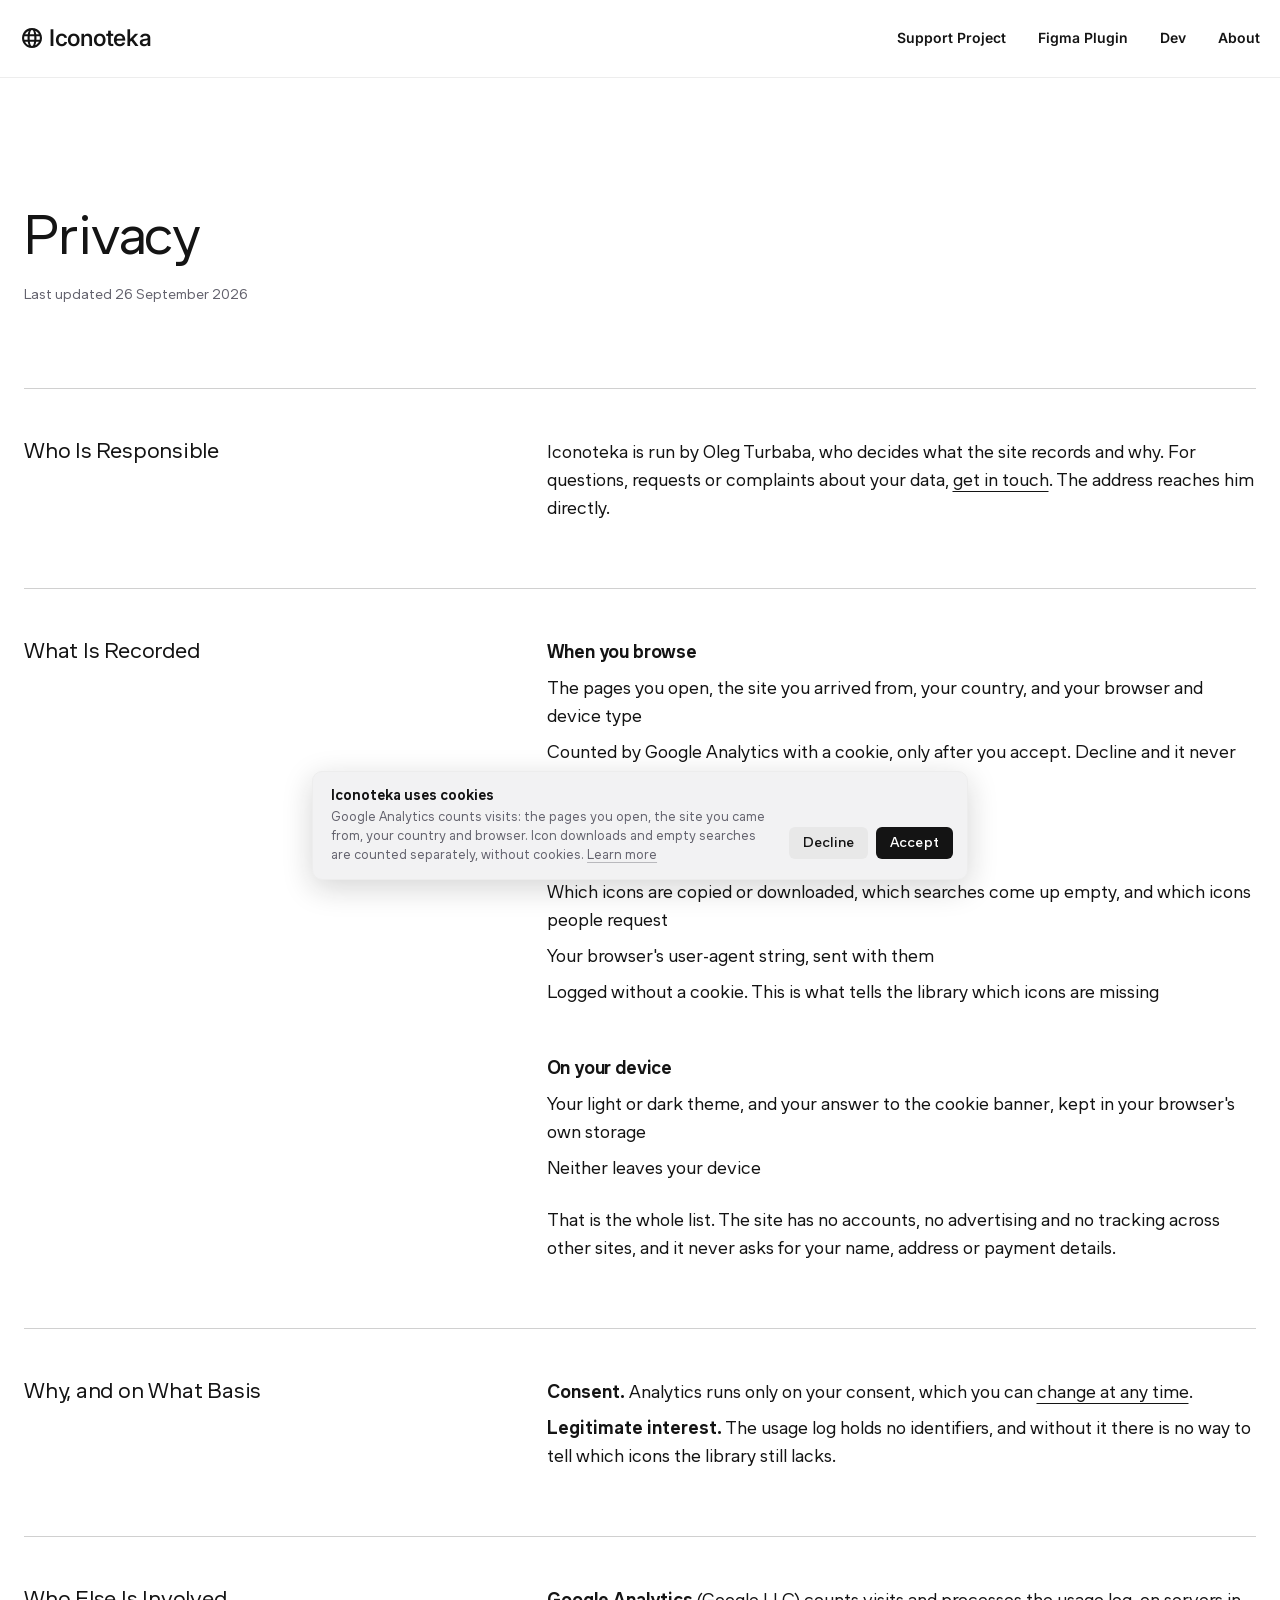
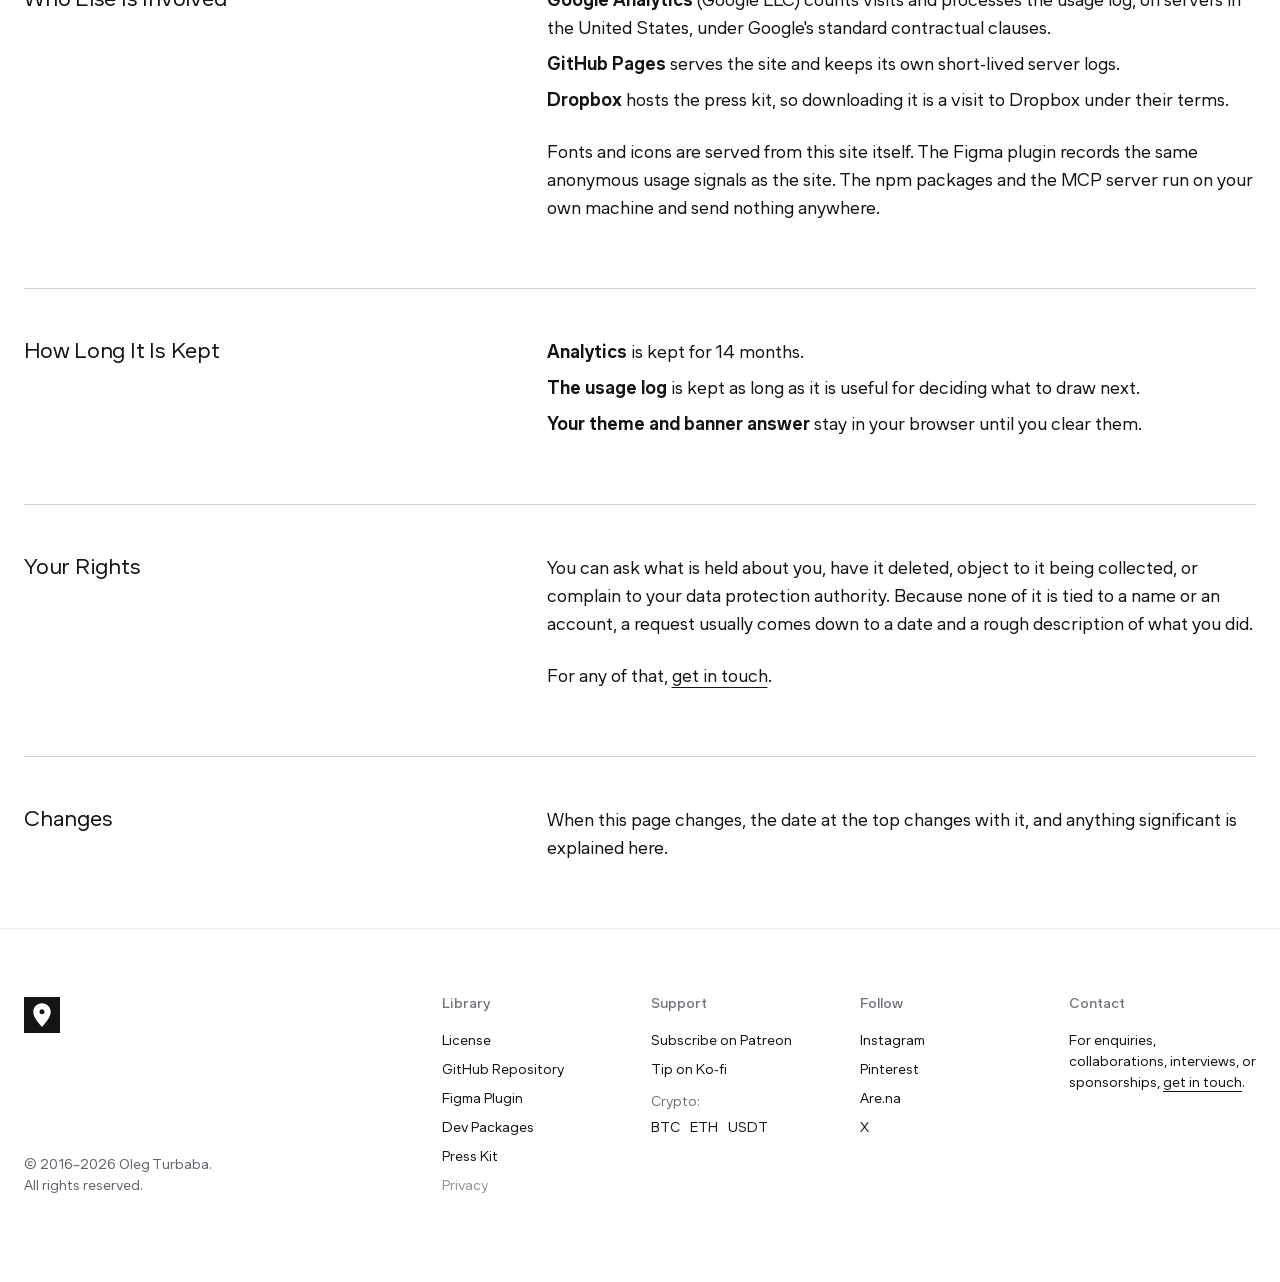
<file: privacy.html>
<!DOCTYPE html>
<html lang="en">
<head>
<meta charset="UTF-8"/>
<script>document.documentElement.classList.add('rv-pending'); setTimeout(() => document.documentElement.classList.remove('rv-pending'), 2500);</script>   <!-- reveal.js lifts this once the line-by-line units are set; the timeout is a safety net -->
<meta name="robots" content="noindex, nofollow"/>
<meta name="viewport" content="width=device-width, initial-scale=1.0"/>
<title>[staging] Iconoteka Privacy</title>
<meta name="description" content="What Iconoteka records: Google Analytics visits behind a cookie, and anonymous counts of icon downloads and empty searches. How to change your consent."/>
<meta property="og:title" content="Iconoteka Privacy"/>
<meta property="og:description" content="What the site records, what runs on consent, and how to change your choice."/>
<meta property="og:image" content="https://iconoteka.com/iconoteka-preview.png"/>
<meta property="og:image:width" content="1200"/>
<meta property="og:image:height" content="630"/>
<meta property="og:image:type" content="image/png"/>
<meta property="og:image:alt" content="Iconoteka icons on a grid"/>
<meta property="og:url" content="https://iconoteka.com/privacy.html"/>
<meta property="og:type" content="website"/>
<meta property="og:site_name" content="Iconoteka"/>
<meta name="twitter:card" content="summary_large_image"/>
<meta name="twitter:title" content="About Iconoteka, 1,400 open-source icons in 7 weights and 2 styles"/>
<meta name="twitter:description" content="A free, open-source library of 1,400 icons in 7 weights, drawn on a 24-point grid. MIT licensed."/>
<meta name="twitter:image" content="https://iconoteka.com/iconoteka-preview.png"/>
<link rel="icon" type="image/svg+xml" href="favicon.svg">
<link rel="icon" type="image/png" sizes="512x512" href="favicon.png">
<link rel="apple-touch-icon" sizes="180x180" href="apple-touch-icon.png">
<link rel="preconnect" href="https://fonts.googleapis.com">
<link rel="preconnect" href="https://fonts.gstatic.com" crossorigin>
<link href="https://fonts.googleapis.com/css2?family=Inter:ital,opsz,wght@0,14..32,100..900;1,14..32,100..900&display=swap" rel="stylesheet">
<link rel="preload" href="fonts/websans.woff2?v=2" as="font" type="font/woff2" crossorigin>
<link rel="stylesheet" href="support.css?v=14">
<style>
:root {
  --bg: #ffffff;
  --surface: #f7f7f7;
  --surface2: #f4f4f4;   /* grey cards (Packages, Support), lightened from #efefef (user 2026-09-15) */
  --border: #ededed;
  --text: #141414;
  --text-muted: #63626d;
  --text-dim: #8b8a94;
  --brand: #ffc3dc;
  --radius: 6px;
  --panel-w: 270px;
  --pad: 24px;
  --panel-pad: 20px;
  --sb: 11px;   /* native scrollbar width inside the category list */
  /* radius scale */
  --r-xs: 3px;      /* scrollbar thumbs, slider track */
  --r-sm: 6px;      /* small controls: buttons, segmented, options */
  --r-md: 10px;     /* surfaces: cards, dropdown menus */
  --r-pill: 999px;  /* badges, tags, search */
  /* motion */
  --t-fast: .12s;   /* hover/colour */
  --t-base: .2s;    /* size/position */
  --t-slow: .28s;   /* panel + large moves */
  /* elevation */
  --shadow-md: 0 4px 16px rgba(20,20,20,0.12);
  --shadow-lg: 0 8px 30px rgba(20,20,20,0.18);
  --panel-margin: 0px;
  --ui-surface: #f2f2f3;
  --ui-surface-hover: #e8e8e8;
  --ui-input: #f3f3f4;
  --ui-input-hover: #eeeeef;
  --ui-seg-on: #ffffff;
  --ui-panel: #ffffff;
  --ui-dropdown: #ffffff;
  --ui-card-hover: rgba(242,242,243,0.7);
  --ui-card-active: #f2f2f3;
  --ui-slider-track: #efefef;
  --ui-slider-stop: #cecece;
  --logomark-color: #141414;
}
[data-theme="dark"] {
  --shadow-md: 0 4px 16px rgba(20,20,20,0.45);
  --shadow-lg: 0 8px 30px rgba(20,20,20,0.55);
  --bg: #191919;
  --surface: #222222;
  --surface2: #2a2a2a;
  --border: #333333;
  --text: #ffffff;
  --text-muted: #a2a2a2;
  --text-dim: #8a8a8a;
  --brand: #ffc3dc;
  --ui-surface: #2a2a2a;
  --ui-surface-hover: #363636;
  --ui-input: #252525;
  --ui-input-hover: #2e2e2e;
  --ui-seg-on: #3a3a3a;
  --ui-panel: #202020;
  --ui-dropdown: #242424;
  --ui-card-hover: rgba(50,50,50,0.49);
  --ui-card-active: #232323;
  --ui-slider-track: #2e2e2e;
  --ui-slider-stop: #444444;
  --logomark-color: #ffffff;
}

@font-face { font-family: 'WebSans'; src: url('fonts/websans.woff2?v=2') format('woff2'); font-weight: 400 600; font-display: swap; }   /* the page's text face: a 122-glyph subset (ASCII + the punctuation the page uses), weights 400–600 only, kern + tnum only, neutral names, no glyph names, no hinting — 11 KB */
* { box-sizing: border-box; }
:root { --rule: color-mix(in srgb, var(--text) 20%, transparent); --rule-solid: #d0d0d0; --bar-track: #e4e4e4; --text-soft: #75747d; }   /* every page rule: the text colour at 30%. --rule-solid is that same value FLATTENED against the page background — opaque, so lines can never double where two of them meet (user) */
[data-theme="dark"] { --rule: color-mix(in srgb, var(--text) 30%, transparent); --rule-solid: #5e5e5e; --bar-track: #5e5e5e; --text-soft: var(--text-muted); }   /* light theme (user 2026-09-15): lines at 20% (#d0d0d0 flattened), a paler progress-bar track, and --text-soft #75747d for the small grey labels (4.6:1 on white, still AA); dark keeps its values */
/* vertical spacing system — an 8px scale with four roles; only these tokens are used for vertical space
   --major  hero → headline, stat rows → weight grid          130 / 96 / 64
   --sec    section padding (top and bottom), footer padding   65 / 48 / 32  (= --major / 2)
   --block  between blocks inside a section, text → media      48 / 40 / 32
   --stack  label → content, title → text, text → buttons      24 / 24 / 16
   plus two fixed steps: --sp-1 8px (small title → text, list gaps) and --sp-2 16px (large title → text, icon → title, row padding) */
:root { --sp-1: 8px; --sp-2: 16px; --stack: 24px; --block: 48px; --sec: 65px; --major: 130px; --gut: 22px; --exc: 100px; --display: clamp(36px, calc(17.8px + 2.93vw), 84px); }   /* --display: headline statement and the stat numbers */   /* --exc: the one exception — the gap above and below the Missing-an-icon block */   /* --sec is half of --major, so every block-to-block gap is --major (130, per user) */
@media (max-width: 860px) { :root { --stack: 24px; --block: 40px; --sec: 38px; --major: 76px; --gut: 12px; --exc: 74px; } }   /* tablet: section gaps 20px tighter than before (76 / 38, user) */
@media (max-width: 480px) { :root { --stack: 16px; --block: 32px; --sec: 32px; --major: 64px; --gut: 8px; --exc: 50px; } }
html { scroll-behavior: smooth; }
/* no ligatures or contextual alternates in running text */
html, body { margin: 0; font-family: 'WebSans', 'Inter', sans-serif; font-variant-ligatures: none; font-feature-settings: "liga" 0, "calt" 0; font-size: 16px; line-height: 24px; background: var(--bg); color: var(--text); -webkit-font-smoothing: antialiased; }
html, body { overflow-x: clip; }   /* the flying hero tiles must never widen the page. clip, NOT hidden: overflow-x:hidden on html/body turns them into scroll containers in iOS Safari and the sticky header scrolls away for good */
a { color: inherit; }

/* ── header: same bar as the library ─────────────────────────────────────── */
/* 500px header: the 78px bar (logo + navigation, same as the library) and a 422px band with the icon wall, on the page colour */
header { display: grid; grid-template-columns: 1fr auto 1fr; align-items: center; column-gap: 8px;
         padding: 0 var(--panel-pad); height: 78px; border-bottom: 1px solid var(--border);
         position: sticky; top: 0; background: var(--bg); color: var(--text); z-index: 10; transition: transform var(--t-slow) ease; }
header.hidden { transform: translateY(-100%); }   /* slides away while scrolling down, comes back on the first scroll up (user, all breakpoints) */
header .header-nav { grid-column: 3; }
/* the bar is set in Inter with the library's line-height so it matches the homepage header exactly */
header { font-family: 'Inter', sans-serif; font-size: 14px; line-height: normal; font-variant-ligatures: normal; font-feature-settings: normal; }   /* the library's body context */
header .support-btn { font: inherit; font-size: 14px; font-weight: 600; }
.hero-band { background: var(--bg); color: var(--text); --band-h: 422px; padding: 20px 20px 0; }   /* 20px inset left, right, top; as many full rows as fit --band-h, height follows the rows */
/* headline under the hero */
.row.headline { padding-top: var(--major); padding-bottom: 0; }   /* .row.headline so the generic .row padding below cannot override it */
.headline .g { padding-bottom: var(--block); border-bottom: 1px solid var(--rule); }   /* rule under the headline, layout width only */
.row.headline + .row { padding-top: calc(var(--major) - var(--block)); }   /* rule-terminated blocks keep a --major (128) gap to the next content, like License */
.nobr { white-space: nowrap; }
.ver { grid-column: 10 / 13; justify-self: end; align-self: start; font-family: ui-monospace, 'SF Mono', Menlo, Consolas, monospace; font-size: 12px; line-height: 16px; font-weight: 500; margin-top: 4px; font-feature-settings: normal; color: var(--text-soft); }   /* small mono library version, same size as the weight-grid labels, top aligned with the headline's caps */
.statement { grid-column: 1 / 10; margin: 0; font-size: var(--display); line-height: 1.1; letter-spacing: -.02em; font-weight: 400; }
/* the wall: as many colour tiles as fit the band, each a random icon on a random brand colour and shape.
   Tiles change one by one on their own, change under the pointer, and open the icon in the library on click */
.wall { display: grid; grid-template-columns: repeat(var(--cols), var(--tile)); grid-auto-rows: var(--tile); row-gap: var(--wgap); justify-content: space-between; --tile: 76px; --wgap: 16px; }   /* columns spread edge to edge */
.tile-w { width: var(--tile); height: var(--tile); border-radius: 10%;   /* three containers, per the blueprint: rounded 10%, soft 22%, circle 6% larger (optical) */ background: var(--c); color: var(--fg); display: flex; align-items: center; justify-content: center; }
.tile-w { will-change: transform; position: relative; }   /* z-index during the parallax */
.tile-w.round { border-radius: 50%; width: calc(var(--tile) * 1.06); height: calc(var(--tile) * 1.06); margin: calc(var(--tile) * -0.03); }
.tile-w.soft { border-radius: 22%; }
.tile-w svg { width: 66%; height: 66%; fill: currentColor; display: block; }
.tile-w { cursor: pointer; }   /* a tile opens its icon in the library; the name chip is the only hover feedback */
.tile-w.round svg { width: calc(66% / 1.06); height: calc(66% / 1.06); }
.tile-chip { position: fixed; z-index: 40; pointer-events: none; color: var(--text); font-size: 12px; line-height: 16px; font-weight: 500; white-space: nowrap; text-shadow: 0 1px 3px var(--bg), 0 0 8px var(--bg); opacity: 0; transform: translate(-50%, -100%); transition: opacity var(--t-fast); }   /* plain text, no pill (user): a shadow in the page colour keeps it readable over anything */
.tile-chip.on { opacity: 1; }
.slider-nav button { position: relative; }   /* the circle tile is 6% wider so it does not read smaller than a square one -- that is compensation for the CONTAINER, so undo it for the glyph, which must be the same size in every shape */
/* no clipping: flying tiles pass behind the page content (main sits above the band), under the sticky bar */
.hero-band { position: relative; z-index: 0; }
main, footer { position: relative; z-index: 1; }

.logo-wrap { display: flex; align-items: center; gap: 8px; position: relative; top: -1px; }   /* flex like the homepage: the link is only as wide as the logo, not the whole grid column (the hover area was huge) */
.logo-wrap a { display: flex; align-items: center; gap: 5px; text-decoration: none; color: var(--text); transition: opacity var(--t-fast); }
.logo-wrap a:hover { opacity: .8; }
#logomark { color: var(--logomark-color); }
.logo { font-weight: 550; font-size: 23px; letter-spacing: -0.3px; }
.beta-badge { font-size: 8.5px; font-weight: 700; background: var(--brand); color: #141414; height: 14px; padding: 0 6px 0 6.6px; line-height: 1;
              border-radius: var(--r-pill); letter-spacing: .6px; text-transform: uppercase; display: inline-flex; align-items: center; position: relative; top: -2px; }
.header-nav { display: flex; align-items: center; gap: 32px; justify-content: flex-end; position: relative; top: -1px; }
.header-link { font-size: 14px; font-weight: 600; text-decoration: none; transition: color var(--t-fast); }
.header-link:hover { opacity: .8; }
/* hit area ≈ 38×(text+24)px without moving the text: padding cancelled by negative margins */
.header-link { padding: 10px 12px; margin: -10px -12px; border-radius: var(--r-sm); }
.header-link.current { color: var(--text-dim); }
.burger-btn { display: none; background: none; border: none; cursor: pointer; padding: 4px; margin-right: -4px; color: var(--text); }
.burger-btn { transition: opacity var(--t-fast); } .burger-btn:hover { opacity: .8; }
/* pressed state for every control on the page: a deeper dim than the hover (the wall tiles have no hover by design and stay as they are) */
.header-link:active, .logo-wrap a:active, .burger-btn:active, .burger-link:active, .button:active, .links a:active, .handle:active,
.slider-nav button:active:not(:disabled), button.primary:active:not(:disabled), footer a:active, footer button:active, .footer-icon:active { opacity: .6; }
.burger-menu { display: none; position: fixed; background: var(--ui-panel); border-radius: var(--r-md); box-shadow: var(--shadow-md); padding: 8px; z-index: 1000; flex-direction: column; gap: 2px; width: 272px; }
.burger-menu.open { display: flex; }
.burger-link { font-size: 14px; font-weight: 600; color: var(--text); text-decoration: none; padding: 14px 12px; border-radius: var(--r-sm); }
.burger-link:hover { background: var(--surface); }
.burger-ver { font-size: 12px; color: var(--text-muted); padding: 12px 12px 8px; line-height: 1.6; }
.ver-num { font-family: ui-monospace, 'SF Mono', Menlo, Consolas, monospace; font-size: 12px; font-weight: 500; }
#toast { position: fixed; top: 92px; left: 50%; transform: translateX(-50%); background: var(--brand); color: #141414; font-size: 12px; padding: 4px 14px; border-radius: var(--r-pill); pointer-events: none; opacity: 0; transition: opacity var(--t-base); z-index: 2100; white-space: nowrap; }
#toast.visible { opacity: 1; }
/* BETA badge shown again (user 2026-09-06) */

/* ── page grid ────────────────────────────────────────────────────────────── */
/* Every block is a full-width row; content sits on a 12-column grid, 22px gutters, 1252px max */
.row { padding: var(--sec) var(--pad); }
.row:focus, .row:focus-visible, .row:target, main:focus, main:focus-visible { outline: none; }   /* landing on #section must not draw a focus ring round the whole block: a row is a container, never something you interact with. Interactive controls keep their own rings */
.g   { display: grid; grid-template-columns: repeat(12, minmax(0, 1fr)); column-gap: var(--gut); row-gap: 0; max-width: 1252px; margin: 0 auto; }   /* 1152 + 100: 50px off each side margin (user took half of the 100 back) */
.g > * { min-width: 0; }
.full { grid-column: 1 / -1; }
.half-a { grid-column: 1 / 7; }
.half-b { grid-column: 7 / 13; }
.half-a p, .half-b p { margin-bottom: var(--stack); }
/* License and Repository: larger title and text than the feature items */
.license .half-a, .license .half-b { padding-bottom: var(--block); border-bottom: 1px solid var(--rule); }   /* two rules, one under each half; the halves stretch to one height so the lines align */
.license h3, .request h3, .support-title { font-size: 28px; line-height: 34px; margin-bottom: var(--sp-2); }   /* Support Project title = the License title (no section number, not counted) */
.license p, .request p { font-size: 20px; line-height: 30px; max-width: 46ch; }
/* request: a brand-Blue box, white text (the Blue card's logo-mark rule), input white at 10%, white pill button.
   Exception to the spacing system: 100px above and below (neighbour padding --sec + own padding = --exc) */
.row.request { padding-top: calc(var(--exc) - var(--sec)); padding-bottom: var(--exc); }   /* 100 above the box, 100 from the box to the footer rule */
.request-box { grid-column: 1 / -1; background: #673726; color: #ffffff; padding: clamp(17px, 2vw, 28px); border-radius: var(--r-md);   /* 30% less than the first cut (24/2.8vw/40) — user */
               display: grid; grid-template-columns: 1fr 1fr; column-gap: var(--gut); row-gap: var(--block); }   /* full width; title on the left half, text and form on the right half */
.request-box h3 { margin: 0; }
.request-box .request-body p { max-width: none; margin-bottom: var(--stack); }
.request-box input[type=text] { background: rgba(255, 255, 255, .1); color: #ffffff; border: none; padding-top: 2px; }   /* white at 10% on the blue (user); the text sits 2px down (optical, user: 1px, then 1px more) */
.request-box input[type=text]:focus { background: rgba(255, 255, 255, .16); }
.request-box input[type=text]::placeholder { color: #ffffff; opacity: .6; }
.request-box button.primary { background: #ffffff; color: #141414; border-radius: 999px; }   /* white pill (user) */

p { margin: 0 0 var(--stack); }
p:last-child { margin-bottom: 0; }
.label { font-size: 14px; line-height: 21px; font-weight: 500; color: var(--text-soft); margin: 0 0 var(--stack); }   /* small captions are grey (user): section labels, their numbers, the version, the grid-cell texts — same grey as the footer titles */
.label.full { display: flex; justify-content: space-between; align-items: baseline; }   /* section number at the right edge */
.no { font-family: ui-monospace, 'SF Mono', Menlo, Consolas, monospace; font-size: 12px; line-height: 16px; font-weight: 500; font-feature-settings: normal; color: var(--text-soft); }   /* section numbers 01–04: the version's mono style */
.ver .no { margin-left: 16px; }   /* 01 sits after the version, at the right edge */
h2.huge { font-size: var(--display); line-height: 1; letter-spacing: -.02em; font-weight: 600; margin: 0 0 var(--block) -0.04em; }   /* same size as the headline statement */
h3 { font-size: 19px; line-height: 28px; font-weight: 600; letter-spacing: -.01em; margin: 0 0 var(--sp-1); }


/* layout-grid overlay, toggled with the G key: the same .g columns, tinted */
.grid-overlay { position: fixed; inset: 0; padding: 0 var(--pad); pointer-events: none; z-index: 5000; }
.grid-overlay .g { height: 100%; }
.grid-overlay span { display: block; height: 100vh; background: rgba(255, 195, 220, .18); }

/* buttons (Inter-style: plain filled block, no chrome) */
.button, .links a { display: inline-flex; align-items: center; gap: 6px; height: 36px; padding: 2px 18px 0; border-radius: var(--r-sm);   /* 18px sides; 2px top padding moves the centred label down by 1px (optical) */
          background: var(--text); color: var(--bg); text-decoration: none; font-size: 15px; font-weight: 500; letter-spacing: .01em;
          transition: opacity var(--t-fast); white-space: nowrap; }
.button:hover, .links a:hover { opacity: .82; }
.links { display: flex; flex-wrap: wrap; gap: var(--sp-1); }
.links a.ghost { background: var(--ui-surface); color: var(--text); }
.links a.ghost:hover { background: var(--text); color: var(--bg); opacity: 1; }   /* hover = inverted: white on the dark theme, black on light */


/* stat blocks: one row each — title on the left half, text on the right half */
.stat-block { grid-column: 1 / -1; display: grid; grid-template-columns: repeat(12, minmax(0, 1fr)); column-gap: var(--gut); align-items: start; margin-bottom: var(--block); }
.stat-block:nth-of-type(4) { margin-bottom: var(--major); }   /* the weight grid gets a major gap */
.stat-block h2 { grid-column: 1 / 7; margin: 0; white-space: nowrap; }   /* size comes from h2.huge (--display, same as the headline); no font-size here or it would win by source order */
.stat-block h2, .stat-block p { grid-row: 1; }
/* right half: a 1px rule aligned with the cap height of the number on the left, the small text below it
   (measured in the render: the caps of the 66px title start 3px below its box top) */
.stat-block p { grid-column: 7 / 13; align-self: start; margin: 3px 0 0; padding-top: var(--sp-2); border-top: 1px solid var(--rule); font-size: 20px; line-height: 30px; }   /* same large body size as License / Repository */

/* weight grid: 7×2 stroked cells (1px lines, shared): number top-left, code (TS, RF…) top-right, name bottom-left, icon in a dealt palette colour */
.cards { display: grid; grid-template-columns: repeat(7, minmax(0, 1fr)); }   /* no border on the grid itself: when a row is short (4-3-4-3 on narrow screens) a container border would box in the empty cells and read as one big rectangle. Each cell closes itself instead. */
.card { position: relative; aspect-ratio: 1; background: var(--bg); color: var(--text); display: flex; align-items: center; justify-content: center; border: 1px solid var(--rule-solid); margin: 0 -1px -1px 0; }   /* every cell is a complete square; the -1px margins overlap neighbouring borders so shared lines stay 1px and are drawn once, and an empty grid area is simply empty */
.card svg { width: 54%; height: 54%; fill: var(--ic, currentColor); display: block; position: relative; top: -3px; }   /* was -5px; moved 2px down (user) */   /* --ic: a brand colour dealt at random (light palette), re-dealt on hover with the icon; switches instantly, no fade (user) */
.card small { position: absolute; font-size: 12px; line-height: 16px; font-weight: 500; }   /* text colour (the grey try was reverted for the grid — user) */
.card .n { left: 10px; top: 8px; font-feature-settings: "liga" 0, "calt" 0, "tnum" 1; }
.card .code { right: 10px; top: 8px; }
.card .cap { left: 10px; bottom: 8px; }

/* support section: the menu's intro (large body) on the left half, the three brand cards full width; reachable at about.html#support */
/* Support sits after Author now (user 2026-09-09); the License/Support grouping is gone */
.row[id] { scroll-margin-top: 90px; }   /* anchors land below the sticky header */
#gallery { scroll-margin-top: 138px; }   /* /gallery/ and #gallery land on the slider itself (its row has no label), with the same 48px of air a section label gets */
.support-title { grid-column: 1 / 5; margin: 0; }   /* title in the left third … */
.support-lead { grid-column: 5 / 13; font-size: 20px; line-height: 30px; margin: 0 0 calc(var(--block) - 10px); max-width: none; }   /* … text in the right two thirds (user); cards 38px below (--block − 10, user) */
#supportCards { max-width: none; justify-self: stretch; gap: var(--gut); --col: calc((100% - 2 * var(--gut)) / 3); grid-template-columns: repeat(3, minmax(0, 1fr)); }   /* three equal cards on the page grid (the panel's pill-width trick is not used here) */
#supportCards .support-card { border-radius: var(--r-md); padding: 24px; gap: 0; min-height: 0; align-items: stretch; text-align: left; margin: 0; }   /* compact (user) */
/* on the page the three cards are DARK GREY, the same surface as the framework package cards (user); the header
   panel keeps its brand colours. --line/--line-hover mirror the .pkg tints so buttons and rules match. */
#supportCards .support-card[data-way] { --line: color-mix(in srgb, var(--text) 12%, transparent); --line-hover: color-mix(in srgb, var(--text) 20%, transparent); background: var(--surface2); }
#supportCards .support-card[data-way] h4, #supportCards .support-card[data-way] h4 small, #supportCards .support-card[data-way] p { color: var(--text); }
#supportCards .support-card[data-way] .support-cta, #supportCards .support-list button { background: var(--line); color: var(--text); }
#supportCards .support-card[data-way] .support-cta:hover, #supportCards .support-list button:hover { background: var(--text); color: var(--bg); }
@media (min-width: 1280px) { #supportCards .support-card { aspect-ratio: 4 / 5; } }   /* 4:5 portrait cards (user). Measured floor: at 1200 and below the content no longer fits a 4:5 box */
@media (min-width: 1400px) { #supportCards .support-card { aspect-ratio: 1; } }   /* once the column is wide enough that a square still holds the content, stop growing taller -- a 4:5 card reaches ~700px of mostly empty space on a big screen (user). max-height cannot do this: with an aspect-ratio set, capping the height just makes the card narrower */
#supportCards .support-card h4 { font-size: 22px; line-height: 28px; font-weight: 600; letter-spacing: -.01em; justify-content: flex-start; margin: 0 0 var(--sp-1); }
#supportCards .support-card p { font-size: 16px; line-height: 24px; margin: 0 0 var(--block); }   /* the page's body text; a block gap down to the tier / address table (user) */
#supportCards .support-cta { margin-top: auto; padding-top: 0; }
#supportCards .support-card[data-way="patreon"] .support-cta { margin-top: 0; }   /* the button follows its table (whose own 16px bottom margin is the gap) instead of being pushed to the floor on its own */
#supportCards .support-tiers, #supportCards .support-list { list-style: none; margin: auto 0 var(--stack); padding: 0; font-size: 16px; line-height: 24px; }   /* margin-top auto: the table sits at the BOTTOM, so the card's spare height falls between the description and the table (user); 24px down to the button */   /* margin-top auto: the table sits at the BOTTOM, so the card's spare height falls between the description and the table (user) */
#supportCards .support-tiers li { display: grid; grid-template-columns: 1fr auto; column-gap: var(--sp-2); padding: 6px 0; border-top: 1px solid var(--rule); }   /* the page's rule colour, as on the timeline and stat rows (white 25% belonged to the panel's coloured cards) */
#supportCards .support-tiers li:last-child { border-bottom: 1px solid var(--rule); }
#supportCards .support-tiers .t-price { white-space: nowrap; }   /* no tnum: it widens the spaces around the slash in this face */
#supportCards .support-tiers .t-note { grid-column: 1 / -1; font-size: 14px; line-height: 21px; opacity: .8; }
#supportCards .support-list { margin-bottom: 0; }
#supportCards .support-list li { display: grid; grid-template-columns: 1fr auto; grid-template-areas: "net btn" "addr btn"; column-gap: var(--sp-2); align-items: center; padding: 8px 0; border-top: 1px solid var(--rule); }
#supportCards .support-list li:last-child { border-bottom: 1px solid var(--rule); }
#supportCards .support-list .a-net { grid-area: net; } #supportCards .support-list .a-net b { font-weight: 600; }
#supportCards .support-list .a-addr { grid-area: addr; font-family: ui-monospace, 'SF Mono', Menlo, Consolas, monospace; font-size: 13px; line-height: 20px; opacity: .6; }   /* semi-transparent (user) */
#supportCards .support-list button { grid-area: btn; height: 32px; padding: 0 14px; border: none; border-radius: var(--r-sm); font: inherit; font-size: 14px; font-weight: 500; cursor: pointer; transition: background var(--t-fast), color var(--t-fast); }
#supportCards .p-short, #supportCards .a-short { display: none; }   /* the narrow-column forms ("$1/mo", 5…4 address) switch on ≤1100 */
#supportCards .support-list button.copied { background: var(--brand); color: #141414; }   /* copied still flashes brand pink here (the support panel's own signal) */
/* packages: MCP card dark blue, three grey cards, install command with Copy, npm + GitHub links */
.packages .support-title { grid-column: 1 / 7; } .packages .support-lead { grid-column: 7 / 13; margin-bottom: calc(var(--block) - 10px); }
.packages .support-title, .packages .support-lead { align-self: baseline; }   /* "Packages" and the first line of the text share one baseline (user) */   /* title over the MCP card, text over the Components card: each half the width, like the cards (user) */
.packages-cards { grid-column: 1 / -1; display: grid; grid-template-columns: repeat(12, minmax(0, 1fr)); gap: var(--gut); }   /* two cards side by side, MCP and Components, the same structure (user) */
.pkg { --ink: var(--text); --field: color-mix(in srgb, var(--text) 3.5%, transparent); --line: color-mix(in srgb, var(--text) 6%, transparent); --line-hover: color-mix(in srgb, var(--text) 10%, transparent); --btn: color-mix(in srgb, var(--text) 12%, transparent); background: var(--surface2); color: var(--text); border-radius: var(--r-md); padding: 24px; display: flex; flex-direction: column; min-width: 0; }   /* grey cards (user) */
.pkg.pkg-dark { --ink: #ffffff; --field: rgba(255, 255, 255, .045); --line: rgba(255, 255, 255, .08); --line-hover: rgba(255, 255, 255, .13); --btn: rgba(255, 255, 255, .16); background: #061584; color: #ffffff; }   /* the MCP card, first: brand Dark Blue (user: a dark colour, MCP is the priority) */
.mcp-mark { display: flex; align-items: center; }   /* hidden source marks, cloned into the tabs */
/* MCP section: a tab per assistant (mark + name), then three steps on the card grid — copy, where it goes, what to ask */
.mcp-card { grid-column: span 6; scroll-margin-top: 110px; }   /* /mcp/ and #mcp land on the card */
.mcp-card { display: flex; flex-direction: column; gap: var(--stack); }
.mcp-head { display: flex; justify-content: space-between; align-items: center; gap: var(--gut); margin-top: var(--sp-2); }   /* 40px under the tab row on desktop (card gap 24 + 16, user) */ .pkg .mcp-head h4 { font-size: 28px; line-height: 34px; margin: 0; }   /* title only, npm and GitHub at the right (user) */
.mcp-head .pkg-links { margin-top: 0; flex: none; }

.pkg-dark .mcp-list .no { color: #ffffff; }
.mcp-tabs { position: relative; display: flex; gap: var(--tab-gap, 34px); box-shadow: inset 0 -1px 0 var(--btn); margin-top: -8px; }   /* a tab row on one baseline rule; always fits: tabRow() tightens the gap, then the text and marks, when the card is narrow (user: no scrolling) */
.mcp-tabs.wrap { display: grid; grid-template-columns: repeat(3, minmax(0, 1fr)); gap: 0; } .mcp-tabs.wrap .mcp-tab { width: 100%; }   /* last resort on the narrowest phones: a tidy 3-column grid instead of hidden tabs */
.mcp-tabs.names2 .mcp-tab { flex: 0 1 min-content; white-space: normal; text-align: center; line-height: 1.15; }   /* two-line names set tighter than the 20px single line, and proportional so it holds as the step shrinks the font (user) */   /* tight: each tab as wide as its longest word, so two-word names take two lines (user) */
.mcp-tab { flex: none; padding: 12px 0 14px; display: inline-flex; flex-direction: column; align-items: center; gap: 8px; border: none; border-radius: 0; background: none; color: var(--ink); opacity: .6; font: inherit; font-size: var(--tab-font, 16px); line-height: 20px; font-weight: 500; white-space: nowrap; cursor: pointer; transition: opacity var(--t-fast), box-shadow var(--t-fast); }   /* the mark above the name (user) */
.mcp-tab-mark { width: var(--tab-mark, 24px); height: var(--tab-mark, 24px); display: flex; align-items: center; justify-content: center; } .mcp-tab-mark svg { width: var(--tab-mark, 24px); height: var(--tab-mark, 24px); fill: currentColor; display: block; } .mcp-tab-mark svg.mark-lg { width: calc(var(--tab-mark, 24px) + 2px); height: calc(var(--tab-mark, 24px) + 2px); }   /* the slot stays for every tab, so the names share one line */
.mcp-title { display: flex; align-items: center; } .mcp-title-mark { display: none; }   /* title text on the step text's left edge; the marks live in the tabs again (user) */

.mcp-tab:hover { opacity: .85; }
.mcp-tab[aria-selected="true"] { opacity: 1; box-shadow: inset 0 -2px 0 var(--ink); }   /* the chosen tab: full colour, underlined */
.mcp-tab:active { opacity: .6; } .mcp-tab:focus-visible { outline: 2px solid var(--ink); outline-offset: -2px; }
.mcp-body { display: flex; flex-direction: column; gap: var(--sp-2); } .mcp-list { display: contents; }   /* half-width card: the steps and the snippet share one column */
.mcp-list li:nth-child(1) { order: 1; } .mcp-body .step-box-1 { order: 2; } .mcp-list li:nth-child(2) { order: 3; } .mcp-body .step-box-2 { order: 4; } .mcp-list li:nth-child(3) { order: 5; }   /* each snippet follows the step it belongs to */
.mcp-list { list-style: none; margin: 0; padding: 0; gap: var(--sp-2); }
.mcp-list li { display: grid; grid-template-columns: 28px minmax(0, 1fr); }   /* number, then the step text (user: closer) */
.mcp-list .no { font-size: 12px; line-height: 24px; color: var(--ink); }   /* 01 02 03 on the step title's line, in the text colour (user) */
.pkg .mcp-list h4 { font-size: 16px; line-height: 24px; margin: 0; }
.pkg .mcp-list p { font-size: 16px; line-height: 24px; margin: 0; }
.mcp-list p code { font-family: ui-monospace, 'SF Mono', Menlo, Consolas, monospace; font-size: 14px; overflow-wrap: anywhere; }   /* file paths inside the step text */
.mcp-list .pkg-links { margin-top: var(--sp-1); } .mcp-list .pkg-links[hidden] { display: none; }   /* .pkg-links is a flex row, which would otherwise override hidden */
.pkg .mcp-body .cmd { width: auto; margin: 0 0 0 28px; min-height: 0; align-content: flex-start; padding-right: 36px; }   /* the copy icon keeps its own corner */   /* snippets line up with the step text, not the 01 02 03 numbers (user) */
.pkg .mcp-body .cmd code { font-size: 12px; }
.inline-copy { cursor: pointer; color: var(--ink); background: var(--line); border-radius: var(--r-xs); padding: 3px 5px 3px 6px; margin: 0 2px; -webkit-box-decoration-break: clone; box-decoration-break: clone; transition: background var(--t-fast); }   /* a soft rectangle under the icon and text; each wrapped line gets its own */   /* the example request, copyable right inside the sentence: copy icon + text in the card's own colour on a soft rectangle (user) */
.inline-copy:hover { background: var(--btn); } .inline-copy:active { opacity: .6; } .inline-copy:focus-visible { outline: 2px solid currentColor; outline-offset: 2px; border-radius: 2px; }
.inline-copy-icon { display: inline-block; vertical-align: -1.92px; margin-left: 5px; } .inline-copy-icon svg { width: 15.36px; height: 15.36px; fill: currentColor; display: block; }   /* after the text; the copy glyph's ink (y 3–21 of 24) equals the 16px face's cap height, 11.52px, and sits on the baseline (user) */
.inline-copy-icon .i-done { display: none; } .inline-copy.copied .inline-copy-icon .i-copy { display: none; } .inline-copy.copied .inline-copy-icon .i-done { display: block; }   /* snippets at 12px: the Claude Code command stays on one line under the indented text */
.pkg h4 { font-size: 22px; line-height: 28px; font-weight: 600; letter-spacing: -.01em; margin: 0 0 var(--sp-1); overflow-wrap: anywhere; }
.support-title .pkg-beta { display: inline-flex; vertical-align: middle; margin-left: 10px; top: -3px; will-change: transform; font-family: 'Inter', sans-serif; font-feature-settings: normal; font-variant-ligatures: normal; }   /* the header's BETA badge itself (user: same as the one by the logo) — .beta-badge carries every other value; display overrides its display:none, and Inter matches the header's letterforms (the title would pass the page face down) */   /* will-change: its own compositor layer, so the pill rasterises at its own origin instead of snapping to whatever sub-pixel row the heading lands on. Measured: the gap to the baseline is 3.188px at every width, so the wobble was rounding, not layout. Trade-off: composited text loses sub-pixel antialiasing, so watch whether BETA looks thinner */
.pkg p { font-size: 16px; line-height: 24px; margin: 0 0 var(--stack); }
.pkg .cmd { position: relative; margin-top: auto; min-height: 80px; display: flex; flex-wrap: wrap; align-content: space-between; align-items: center; justify-content: space-between; gap: 4px var(--sp-2); width: 100%; text-align: left; border: none; background: var(--field); color: inherit; border-radius: var(--r-sm); padding: 8px 12px; cursor: pointer; font: inherit; transition: background var(--t-fast); }   /* the whole row copies the command */
.pkg .cmd:hover { background: var(--line-hover); } .pkg .cmd:active { opacity: .6; }
.pkg .cmd code { font-family: ui-monospace, 'SF Mono', Menlo, Consolas, monospace; font-size: 13px; line-height: 20px; overflow-wrap: anywhere; white-space: pre-wrap; }   /* wraps rather than clips; pre-wrap keeps the JSON snippets' line breaks and indent */
.pkg .cmd .cmd-hint { position: absolute; right: 10px; bottom: 9px; display: flex; opacity: .7; transition: opacity var(--t-fast); }   /* always the bottom-right corner, never beside a short command (user) */
.pkg .cmd .cmd-hint svg { width: 18px; height: 18px; fill: currentColor; display: block; }   /* Iconoteka's own copy and checkmark icons, regular stroke */
.pkg .cmd .cmd-hint .i-done { display: none; } .pkg .cmd.copied .cmd-hint .i-copy { display: none; } .pkg .cmd.copied .cmd-hint .i-done { display: block; }
.pkg .cmd:hover .cmd-hint { opacity: 1; }
.pkg .cmd.copied { background: var(--line-hover); } .pkg .cmd.copied .cmd-hint { opacity: 1; }   /* copied: the hover tint and a checkmark in place of the copy icon, no brand colour (user) */
.pkg-links a { height: 32px; padding: 0 14px; border: none; border-radius: var(--r-sm); background: var(--btn); color: var(--ink); font: inherit; font-size: 14px; font-weight: 500; cursor: pointer; text-decoration: none; display: inline-flex; align-items: center; transition: background var(--t-fast), color var(--t-fast); }
.pkg-links a:hover { background: var(--ink); color: var(--bg); } .pkg.pkg-dark .pkg-links a:hover { color: #061584; } .pkg-links a:active { opacity: .6; }
.pkg-links { display: flex; align-items: center; gap: var(--sp-1); margin-top: var(--sp-2); }
/* features 3×2 */
.facts { grid-column: 1 / -1; display: grid; grid-template-columns: repeat(3, minmax(0, 1fr)); gap: var(--block) var(--gut); }
.facts h3, .facts p { padding-right: 30px; }   /* the text stops 30px short of its column, so with the smaller gutters the columns of copy stay well apart (user) */   /* 3 × 2, full width; the label's own --stack is the only gap above, as for Author and the timeline */
.facts .f-icon { width: 64px; height: 64px; fill: var(--fc, currentColor); display: block; margin-bottom: var(--sp-2); position: relative; left: -8px; }   /* brand colour per feature; 8px LEFT = optical compensation (user, 2026-09-06 — an 8px-right try was reversed) */
.facts [data-icon="doc_code"] { --fc: #a25624; }   /* Transparent Ox (user swapped it from Blue) */
.facts [data-icon="eye"] { --fc: #febd32; }   /* Yellow */
.facts [data-icon="circle"] { --fc: #12ab57; }   /* Green */
.facts [data-icon="bar_chart"] { --fc: #f04c1a; }   /* Red */
.facts [data-icon="user"] { --fc: #673726; }   /* Warm Sepia on the light theme … */
[data-theme="dark"] .facts [data-icon="user"] { --fc: #ffc3dc; }   /* … Pink on dark, where it reads */
.facts [data-icon="cube"] { --fc: #979c1a; }   /* Moss Olive */

/* in use: one 16:9 slide at content width, the next peeking past the right edge; arrows above */
.inuse-text { grid-column: 1 / 9; margin: var(--block) 0 0; font-size: 20px; line-height: 30px; letter-spacing: 0; max-width: 60ch; padding-right: var(--block); }   /* large body size. The padding keeps a line that nearly fills its column away from the marks beside it: the gap depended on where the text happened to wrap, and fell to 50px at some widths (user) */
.handle { font-weight: inherit; text-decoration: underline; text-underline-offset: .3em; text-decoration-thickness: 1px; text-decoration-skip-ink: none; transition: opacity var(--t-fast); }   /* inline links: same weight and colour as the copy; a 1px underline set low, in the text colour (palette colours were tried and removed — user) */
.handle:hover { opacity: .8; }   /* same hover as the header links — no colour */
.slider-nav { grid-column: 9 / 13; align-self: start; display: flex; justify-content: flex-end; gap: 28px; margin-top: var(--block); }   /* level with the first line of the text beside it, not under the whole block (user) */
#slideFull { margin-right: 28px; }   /* the same mark size as the arrows, set twice their gap away from them (user) */
.lightbox { position: fixed; inset: 0; z-index: 3000; background: #000; display: flex; align-items: center; justify-content: center; }
.lightbox img, .lightbox video { width: 100%; height: 100%; object-fit: cover; display: block; }   /* fills the screen rather than sitting in bars (user) */
.lightbox .lb-stage { position: absolute; inset: 0; }
.lightbox .lb-stage img, .lightbox .lb-stage video { position: absolute; inset: 0; opacity: 0; transition: opacity var(--t-slow, .4s) ease; }
.lightbox .lb-stage .on { opacity: 1; }   /* one fades up over the one before it */
.lightbox .lb-half { position: absolute; top: 0; bottom: 0; width: 50%; }   /* the screen itself turns the page, and the pointer is the library's own arrow (user) */
.lightbox .lb-half.l { left: 0; } .lightbox .lb-half.r { right: 0; }
.lightbox .lb-top { position: absolute; top: 20px; right: 20px; display: flex; gap: 10px; transition: opacity var(--t-fast); }
.lightbox button { width: 56px; height: 56px; display: flex; align-items: center; justify-content: center; background: color-mix(in srgb, var(--bg) 55%, transparent); backdrop-filter: blur(8px); color: var(--text); border: none; border-radius: 999px; cursor: pointer; transition: opacity var(--t-fast), background var(--t-fast); }   /* the page's own pair -- black circle and white cross in the dark, reversed in the light -- held semi-transparent over the picture (user) */
.lightbox button:hover:not(:disabled) { background: color-mix(in srgb, var(--bg) 80%, transparent); }
.lightbox button svg { width: 26px; height: 26px; fill: currentColor; display: block; }
.lightbox button:disabled { opacity: .25; cursor: default; }
.lightbox.idle .lb-top { opacity: 0; pointer-events: none; }   /* a second without the mouse moving and the controls step out of the picture (user) */
.lightbox.idle .lb-half { cursor: none !important; }   /* !important because the arrow cursor is set inline from JS, and an inline style would otherwise win */
.lightbox button:hover { background: rgba(255,255,255,.24); }
.lightbox button svg { width: 26px; height: 26px; fill: currentColor; display: block; }
.slider-nav button { font: inherit; background: none; border: none; padding: 0; cursor: pointer; color: var(--text); display: flex; transition: opacity var(--t-fast); }
.slider-nav button:hover:not(:disabled) { opacity: .7; }
.slider-nav button svg { width: 28px; height: 28px; fill: currentColor; display: block; }
.slider-nav button:disabled { opacity: .3; cursor: default; }
.slider { display: flex; align-items: flex-start; gap: var(--gut); overflow-x: auto; scrollbar-width: none; cursor: grab; user-select: none;
          margin-left: calc(50% - 50vw); margin-right: calc(50% - 50vw); padding-left: calc(50vw - 50%); padding-right: calc(50vw - 50%); }   /* runs edge to edge, so slides leave the screen on the left too; snapping is done in JS */
.slider.dragging { cursor: grabbing; }
.slider:focus, .slider:focus-visible { outline: none; }   /* Chrome makes a scroll container keyboard-focusable, so landing on #gallery drew a ring round the whole strip. The arrows are the visible control here, and they keep their own focus ring */
.slider::-webkit-scrollbar { display: none; }
.slider .slot { flex: 0 0 100%; aspect-ratio: 16 / 9; height: auto; border-radius: 8px; background: var(--ui-surface); overflow: hidden; }
.slider .slot img, .slider .slot video { width: 100%; height: 100%; object-fit: cover; display: block; -webkit-user-drag: none; user-drag: none; }   /* dragging a shot pans the strip; without this the browser lifts the picture out instead */

/* author: 4:3 portrait on the left half, text and links on the right half */
.photo { aspect-ratio: 4 / 3; border-radius: 8px; background: var(--ui-surface); overflow: hidden; }
.author .half-a, .author .half-b { margin-top: 0; }   /* the label's --stack already separates them */
.author .half-b { display: flex; flex-direction: column; justify-content: space-between; margin-top: -6px; }   /* the bio's CAP HEIGHT lines up with the photo's top edge (measured in a render, not derived: -9 overshot by 3px) */   /* text at the top, links at the bottom */
.author .bio, .author-contact { font-size: 24px; line-height: 32px; letter-spacing: -.01em; }   /* author copy: one step above the large body (a 20% larger try was reverted) */
.author .bio { margin: 0 0 var(--stack); }
.half-b .author-contact { margin: 0 0 var(--block); }   /* .half-b prefix: outranks the generic `.half-b p` margin */
.author .half-b .links { margin-top: auto; align-items: center; }   /* links stay at the bottom */
.author-links .site { margin-left: auto; border-radius: 999px; }   /* the website button sits at the right edge, fully rounded */
.author-links.site-wrapped .site { margin-left: 0; }   /* when it drops to its own line it starts at the left, under Instagram (user) */
.photo img { width: 100%; height: 100%; object-fit: cover; display: block; }

/* request form */
form { display: flex; gap: var(--sp-1); }
input[type=text] { flex: 1; min-width: 0; height: 44px; padding: 0 var(--sp-2); border-radius: var(--r-sm); border: 1px solid var(--border); background: var(--ui-input); color: var(--text); font: inherit; font-size: 16px; outline: none; }
input[type=text]:focus { background: var(--ui-input-hover); border-color: var(--text); }
input[type=text]::placeholder { color: var(--text); opacity: .5; }
button.primary { height: 44px; padding: 2px 18px 0; border: none; border-radius: var(--r-sm); background: var(--text); color: var(--bg); font: inherit; font-size: 15px; font-weight: 500; cursor: pointer; transition: opacity var(--t-fast); }
button.primary:hover { opacity: .82; }
button.primary:disabled { cursor: default; opacity: 1; }   /* while it shows a status */


/* timeline: date, version, count, weights/styles, note, on the page's 12 columns */
.tl { list-style: none; margin: 0; padding: 0; grid-column: 1 / -1; border-top: 1px solid var(--rule); }
.tl li { display: grid; grid-template-columns: repeat(12, minmax(0, 1fr)); column-gap: var(--gut);   /* the page's 12 columns, so the cells sit on the grid lines */ padding: var(--sp-2) 0; border-bottom: 1px solid var(--rule); font-size: 16px; line-height: 24px; }
.tl li:last-child { border-bottom: none; }   /* no rule under the last timeline row */
.tl time { grid-column: 1 / 3; color: var(--text); }
.tl time .m-short { display: none; }   /* wide screens spell the month out; the 3-letter form takes over when the column gets tight (user) */
.tl b { grid-column: 3 / 5; }
.tl .n { grid-column: 5 / 7; }
.tl .w { grid-column: 7 / 9; }
.tl .d { grid-column: 9 / 13; }
.tl b { font-weight: inherit; }
.tl b .v { font-feature-settings: "liga" 0, "calt" 0, "tnum" 1; }
.tl .d strong { font-weight: inherit; }
.tl .n { color: var(--text); }
/* the weights numbers also read as a dot matrix — one column per weight, one row per style. It lives in the
   COUNT cell, right-aligned, so it ends on the line that closes column 6 and leads into the weights text;
   every cell's text keeps its own grid line (user) */
.tl .n { display: flex; align-items: flex-start; gap: 10px; }   /* flex-start: the count sits on the row's first line like every other cell (centring dropped it to the middle of tall rows) */
.tl .n .dots { display: inline-grid; grid-auto-flow: column; grid-template-rows: repeat(var(--rows), 3px); grid-auto-columns: 3px; gap: 2px; flex: none; margin-left: auto; height: 24px; align-content: center; }   /* one line tall, matrix centred on it */
.tl .n .dots i { display: block; width: 3px; height: 3px; border-radius: 50%; background: currentColor; }
/* the icon count also reads as a progress bar in the VERSION cell, right-aligned so it ends on the line
   closing column 4 and leads into the count text; the largest count in the timeline = full */
.tl b { display: flex; align-items: flex-start; }   /* no gap: the "v" and the number are separate flex items and a gap would split them */
.tl b .bar { flex: none; margin-left: auto; padding-left: 10px; box-sizing: content-box; width: 33px; height: 24px; display: flex; align-items: center; }   /* 33px = the 7×2 dot matrix's width (7×3 + 6×2), so bar and matrix read as one family */
.tl b .bar span { display: block; height: 8px; width: 100%; border-radius: 1.5px; background: var(--bar-track); }   /* 8px = the matrix's height (2×3 + 2); 1.5px radius = ONE DOT's radius (user) */
.tl b .bar span i { display: block; height: 100%; width: var(--pct); min-width: 2px; border-radius: 1.5px; background: currentColor; }

footer { border-top: 1px solid var(--border);   /* same line as the header */ padding: var(--sec) var(--pad) calc(var(--sec) + 20px);   /* double space before the footer: one --major above its rule, then the usual padding */ font-size: 14px; line-height: 21px; color: var(--text); }
footer .g { row-gap: var(--block); align-items: start; }
/* footer on the 12 page columns, one row: icon top-left and © bottom-left (1–2), columns 3–4 empty, Library (5–6), Support (7–8), Follow (9–10), Contact (11–12) */
.footer-icon { grid-column: 1 / 3; grid-row: 1; align-self: start; justify-self: start; width: 48px; color: var(--text); height: 48px; position: relative; left: -6px; top: -3px; }   /* 48px box = the hover target is the mark itself, not the whole cell */   /* optical compensation: the glyph's own side bearings make it look inset */
.footer-icon svg { width: 48px; height: 48px; fill: currentColor; display: block; }
.footer-icon { cursor: pointer; }   /* it reacts to a click / tap; the weight grid cells are not clickable (user), they only react to hover */
.f-lib { grid-column: 5 / 7; } .f-sup { grid-column: 7 / 9; } .f-fol { grid-column: 9 / 11; } .f-contact { grid-column: 11 / 13; }   /* icon + © in 1–4, groups from column 5, Contact two columns (user) */
.f-contact p { margin: 0; font-size: 14px; line-height: 21px; }
.footer-group h4 { font-size: 14px; line-height: 21px; font-weight: 500; color: var(--text-soft); margin: 0 0 var(--sp-2); }   /* grey titles, 16px to the links (links are 8px apart) */
.footer-group nav { display: flex; flex-direction: column; align-items: flex-start; gap: var(--sp-1); }
.footer-crypto-label { color: var(--text-soft); position: relative; top: 3px; }   /* "Crypto:" — plain grey text, not a link; nudged 4px down visually, the next line does not move */
.footer-crypto { display: flex; gap: 10px; }   /* BTC ETH USDT a little closer (user) */
footer a { text-decoration: none; }
footer a:hover, footer button:hover { opacity: .8; }
footer button { font: inherit; color: inherit; background: none; border: none; padding: 0; cursor: pointer; text-align: left; }
footer button.copied { color: var(--brand); }
.footer-copy { grid-column: 1 / 3; grid-row: 1; white-space: nowrap; color: var(--text-muted); align-self: end; }
.footer-copy a { color: inherit; text-decoration: none; }   /* the name links out, but the line reads as plain copy: no underline, no colour change (user) */   /* grey ©, on the groups' row, its baseline on the last links (Download Press Kit, X) */

/* wide screens: the column widens in two more steps past 1600 / 2000 (user) */
@media (min-width: 1600px) {
  .g { max-width: 1540px; }
  :root { --gut: 32px; --display: clamp(36px, calc(17.8px + 2.93vw), 84px); }
  .wall { --tile: 88px; --wgap: 18px; }
  .hero-band { --band-h: 480px; }
}
@media (min-width: 2000px) {
  .g { max-width: 1780px; }
  :root { --gut: 40px; --display: clamp(36px, calc(17.8px + 2.93vw), 84px); }
  .wall { --tile: 100px; --wgap: 20px; }
  .hero-band { --band-h: 540px; }
}
@media (max-width: 1200px) {
  .tl time .m-long { display: none; } .tl time .m-short { display: inline; }   /* "26 September 2026" no longer fits the two-column date cell */
}
@media (max-width: 1100px) {
  .packages .support-title { grid-column: 1 / 7; } .packages .support-lead { grid-column: 7 / 13; }
}
@media (max-width: 1100px) {
  .tl .n .dots, .tl b .bar { display: none; }   /* no room for the matrix or the bar once the columns narrow (user) */
  .tl .w { grid-column: 7 / 10; } .tl .d { grid-column: 10 / 13; }   /* "7 weights, 2 styles" no longer wraps; the note keeps three columns */
  #supportCards .p-long, #supportCards .a-long, #supportCards .a-net .net { display: none; } #supportCards .p-short, #supportCards .a-short { display: inline; }   /* narrow cards: "$1/mo", a 5…4 address and the ticker only, so every row stays on one line (user) */
}
@media (max-width: 700px) {
  .card .cap .st { display: none; }   /* cells are ~80px: caption = weight name only (the S/F code carries the style) */
}
@media (max-width: 640px) {
  .request-box { grid-template-columns: minmax(0, 1fr); row-gap: var(--stack); }   /* title above the text and form; minmax(0): Safari sizes the text input wider than Chrome, and a plain 1fr let it push the box off a 336px screen */
  .request-box form, .request-box input[type=text] { min-width: 0; }
  .facts { grid-template-columns: 1fr; }   /* one feature per row: two 200px text columns were too narrow */
}
/* header ≤860: the homepage's tablet bar — navigation folds into the burger (support.js fills its Support group) */
@media (min-width: 481px) and (max-width: 860px) {
  header { grid-template-columns: auto 1fr auto; height: 78px; padding: 0 var(--panel-pad); column-gap: 20px; }   /* stays sticky (the homepage makes it relative here — user wants it to stay while scrolling) */
  .header-nav { display: none; }
  .burger-btn { display: flex; align-items: center; justify-content: center; grid-column: 3; grid-row: 1; }
  /* tablet-only layout (user 2026-09-06): */
  /* the display size needs no tablet override: one continuous formula (36px floor, 43px at 860, 60px at 1440) */
  .cards { grid-template-columns: repeat(4, minmax(0, 1fr)); }   /* weight grid 4-3-4-3: the stroke row breaks after Regular, the fill row starts a new line */
  .card:nth-child(8) { grid-column-start: 1; }
  .license .half-a, .license .half-b { grid-column: 1 / -1; }   /* License above Repository, each with its own rule */
  .license .half-a { margin-bottom: var(--block); }
  #supportCards { grid-template-columns: 1fr; } #supportCards .support-card:last-child { grid-column: auto; }
  .packages-cards { grid-template-columns: 1fr; } .mcp-card { grid-column: auto; }   /* tablet: one card under the other */
  .packages .support-title { grid-column: 1 / 4; } .packages .support-lead { grid-column: 4 / 7; }
  .mcp-head { flex-direction: column; align-items: flex-start; } 
  .tl li { grid-template-columns: 1fr 2fr; grid-template-areas: "t d" "n d" "v d"; row-gap: 0; align-content: start; }   /* timeline: date, count, version stacked on the left; the note on the right; no weights cell */
  .tl time { grid-area: t; } .tl .n { grid-area: n; } .tl b { grid-area: v; } .tl .d { grid-area: d; } .tl .w { display: none; }
  .f-lib { grid-column: 1 / 4; } .f-sup { grid-column: 4 / 7; } .f-fol { grid-column: 1 / 4; } .f-contact { grid-column: 4 / 7; }   /* footer 2 × 2: Library | Support, Follow | Contact */
}
@media (max-width: 860px) {
  .burger-ver { display: flex; justify-content: space-between; align-items: flex-end; gap: 10px; }
  .g { grid-template-columns: repeat(6, minmax(0, 1fr)); }
  .full, .facts { grid-column: 1 / -1; }
  .facts { grid-template-columns: 1fr 1fr; }
  .stat-block { grid-template-columns: 1fr; row-gap: var(--sp-2); border-top: 1px solid var(--rule); padding-top: var(--sp-2); }   /* stacked: the text sits UNDER the number, the rule ABOVE the number (user) */
  .stat-block h2, .stat-block p { grid-column: 1 / -1; }
  .stat-block h2 { grid-row: 1; } .stat-block p { grid-row: 2; margin-top: 0; border-top: none; padding-top: 0; }
  .headline .g { border-bottom: none; padding-bottom: 0; }   /* no rule under the intro — the first stat row brings its own line */
  .row.headline + .row { padding-top: var(--major); }
  .author-links .site { margin-left: 0; }   /* all four author buttons in one row (user) */
  .half-a { grid-column: 1 / 4; }
  .half-b { grid-column: 4 / 7; }
  .author .half-a, .author .half-b { grid-column: 1 / -1; }   /* portrait above the text: the 24px bio is too narrow in half the width */
  .author .half-b { margin-top: 0; }   /* stacked: there is no photo edge beside the bio to align its cap height to */
  .author .photo { margin-bottom: var(--block); }
  .statement { grid-column: 1 / -1; grid-row: 2; }
  .ver { grid-column: 1 / -1; grid-row: 1; justify-self: stretch; display: flex; justify-content: space-between; margin: 0 0 var(--stack); }   /* above the intro: version at the LEFT, 01 at the right (user) */
  .ver .no { margin-left: 0; }
  .inuse-text { grid-column: 1 / 5; }
  .support-title { grid-column: 1 / 3; } .support-lead { grid-column: 3 / 7; }   /* tablet: 1/3 + 2/3 of the 6-col grid */
  .slider-nav { grid-column: 5 / 7; }
  #slideFull { margin-right: 0; }   /* tight against the arrows here, so it sits away from the text beside it (user) */
  .hero-band { --band-h: 360px; }
  .wall { --tile: 68px; --wgap: 14px; }
  .slider-nav button svg { width: 24px; height: 24px; }
  .footer-icon { grid-column: 1 / -1; grid-row: auto; }
  .footer-copy { grid-column: 1 / -1; grid-row: auto; }
}
@media (max-width: 480px) {
  /* header: the homepage's phone bar */
  header { grid-template-columns: 1fr auto; height: auto; padding: 18px var(--panel-pad) 16px; column-gap: 0; }   /* stays sticky on the phone too (user) */
  .header-nav { display: none; }
  .burger-btn { display: flex; align-items: center; justify-content: center; }
  .logo { font-size: 18.9px; }
  .beta-badge { top: -3px; }
  .hero-band { --band-h: 300px; }
  .wall { --tile: 60px; --wgap: 12px; }
  .g { grid-template-columns: repeat(4, minmax(0, 1fr)); }
  .full, .facts, .stat-block, .inuse-text, .half-a, .half-b, .support-lead, .support-title { grid-column: 1 / -1; }
  .packages .support-title, .packages .support-lead { grid-column: 1 / -1; } .mcp-head { flex-direction: column; align-items: flex-start; }   /* .packages specificity: without this the ≤1100 rule (cols 7–13) still applies here and grows the 4-column phone grid to 12, squeezing the cards to 60px */
 .pkg.mcp-card { padding: 16px; } .pkg #mcpSetupCmd { padding: 8px 32px 8px 10px; }   /* phone: 8px more width, so the settings block keeps its lines */
  #mcpSetupCmd code { font-size: 12px; }   /* the settings block keeps its lines on a phone-width card */
  .support-title { margin-bottom: var(--sp-2); }
  #supportCards { grid-template-columns: 1fr; } #supportCards .support-card:last-child { grid-column: auto; }
  #supportCards .support-card { padding: 20px; }
  .packages-cards { grid-template-columns: 1fr; } .mcp-card { grid-column: auto; } .pkg { padding: 20px; }
  .footer-icon { grid-column: 1 / -1; grid-row: auto; }
  .footer-copy { grid-column: 1 / -1; grid-row: auto; }
  .footer-copy br { display: none; }   /* © on one line on the phone (user) */
  .half-a { margin-bottom: var(--block); }
  .slider-nav { grid-column: 1 / -1; }
  .facts { grid-template-columns: 1fr; row-gap: var(--block); }
  .facts h3, .facts p { padding-right: 0; }   /* one column on the phone: no inset */
  .cards { grid-template-columns: repeat(4, minmax(0, 1fr)); }   /* 4-3-4-3 on the phone too (user) */
  .card:nth-child(8) { grid-column-start: 1; }
  .card small { font-size: 10px; line-height: 13px; }   /* smaller cell texts on the phone (user) */
  .card .n { left: 6px; top: 5px; } .card .code { right: 6px; top: 5px; } .card .cap { left: 6px; bottom: 5px; }
  .author .bio, .author-contact, .inuse-text, .request-box .request-body p, .license p, .support-lead { font-size: 16px; line-height: 24px; letter-spacing: 0; }   /* phone: the standard body size for the author, gallery, License/Repository and request copy (user) */
  .request-box h3 { font-size: 22px; line-height: 28px; }   /* smaller request title on the phone (user) */
  .slider { grid-row: 1; } .slider-nav { grid-row: 2; justify-content: flex-start; margin-top: var(--block); } .inuse-text { grid-row: 3; margin-top: var(--stack); }   /* arrows above the text, at the LEFT on the phone (user 2026-09-20; they were right-aligned) */
  #slideFull { display: none; }   /* no full screen on the phone: it is the whole screen already, and the controls need a pointer (user) */
  .tl li { display: block; }   /* phone: a small title (date + version) with the note under it; count and weights skipped (user) */
  .tl time, .tl b { display: inline; font-weight: 500; }
  .tl b { margin-left: var(--sp-1); }
  .tl .n, .tl .w { display: none; }
  .tl .d { display: block; margin-top: 2px; }
  form { flex-direction: column; }
  input[type=text] { flex: none; }   /* in the column the flex basis would squash the 44px input */
  .links a, .button { width: 100%; justify-content: center; height: 44px; }   /* full width and 44px tall: the touch-target minimum (Apple HIG 44pt) */
  .half-b .author-contact { margin-bottom: calc(var(--block) * 1.5); }   /* 48px between the author text and the buttons (user) */
  .row.headline + .row { padding-top: calc(var(--major) - 20px); }   /* intro → first stat row 20px closer on the phone (user): 44px */
  .f-lib, .f-fol { grid-column: 1 / 3; } .f-sup, .f-contact { grid-column: 3 / 5; }   /* two groups per row: Library | Support, Follow | Contact */
}
/* ─── Partners ──────────────────────────────────────────────────────────────
   Three equal cards in one row, three columns each, leaving the last three columns
   of the grid free. Each carries its own brand colour and its full logo. */
.partners-cards { grid-column: 1 / -1; display: grid; grid-template-columns: repeat(12, minmax(0, 1fr));
                  column-gap: var(--gut); row-gap: var(--gut); }
.partner { display: flex; flex-direction: column; gap: 6px; padding: 28px 28px 20px; border-radius: var(--r-md);
           text-decoration: none; min-height: 260px; }
.partner:nth-child(1) { grid-column: 1 / 4; }
.partner:nth-child(2) { grid-column: 4 / 7; }
.partner:nth-child(3) { grid-column: 7 / 10; }   /* columns 10 to 13 stay free */
a.partner { transition: filter var(--t-fast); }
a.partner:hover { filter: brightness(1.08); }
.partner-mark { height: 48px; display: flex; align-items: center; margin-bottom: var(--block); }
.partner-mark svg { height: 100%; width: auto; display: block; fill: currentColor; }
.partner h4 { font-size: 19px; line-height: 28px; font-weight: 600; margin: 0; }
.partner p { font-size: 15px; line-height: 23px; margin: 0; opacity: .78; }
.partner .partner-go { margin-top: auto; padding-top: var(--sp-1); font-size: 15px; font-weight: 600; opacity: .9; }
/* only the two link cards: the open card's "Get in touch" already carries the .handle underline */
a.partner .partner-go { text-decoration: underline; text-underline-offset: 3px; text-decoration-thickness: 1px; }
a.partner:hover .partner-go { opacity: 1; }
.partner.open { background: #242424; color: #ffffff; }
.partner.open a { color: inherit; }
@media (max-width: 1100px) {
  .partner:nth-child(1) { grid-column: 1 / 5; }
  .partner:nth-child(2) { grid-column: 5 / 9; }
  .partner:nth-child(3) { grid-column: 9 / 13; }
}
@media (max-width: 860px) {
  .partner:nth-child(1), .partner:nth-child(2), .partner:nth-child(3) { grid-column: 1 / -1; }
  .partner-mark { height: 41px; }
  /* stacked, so nothing needs aligning: the empty mark box on the last card is just a hole */
  .partner.open .partner-mark { display: none; }
}


/* Privacy: four plain two-column rows, the same measure the About page uses for its notes */

/* Privacy: one structure per section, like the Dev blocks. A rule, the title on the left (28px, the Dev
   item title), the text on the right at 18px in the text colour, in reading order. Title and first line
   share a baseline through the grid itself. Narrower is simpler: one column below 861px. */
.row.headline .g { padding-bottom: 0; border-bottom: none; }   /* the first section's own rule is the only line under the title (as on Dev) */
.priv-sec { padding-top: 0; padding-bottom: calc(var(--major) / 2); }
.priv-sec .g { padding-top: var(--block); border-top: 1px solid var(--rule); align-items: baseline; }
.priv-title { grid-column: 1 / 5; margin: 0; font-size: 22px; line-height: 30px; font-weight: 400; letter-spacing: -.01em; }   /* smaller and regular (user) */
.priv-body { grid-column: 6 / -1; }
.priv-body p { margin: 0 0 var(--stack); font-size: 18px; line-height: 28px; max-width: 68ch; }
.priv-body p:last-child { margin-bottom: 0; }
.priv-body strong { font-weight: 600; }
.row.headline .statement { grid-row: auto; }   /* About's template keeps row 1 for its version line; here the date must follow the title */
.priv-updated { grid-column: 1 / -1; margin: var(--sp-2) 0 0; font-size: 14px; line-height: 21px; color: var(--text-muted); }   /* the date right under the title (d1s1) */
.priv-body h3 { margin: var(--block) 0 var(--sp-1); font-size: 18px; line-height: 28px; font-weight: 600; }
.priv-body h3:first-child { margin-top: 0; }
.priv-body ul { margin: 0 0 var(--stack); padding: 0; list-style: none; }
.priv-body li { font-size: 18px; line-height: 28px; max-width: 68ch; }   /* no markers (user): each item is its own line of text */
.priv-body li + li { margin-top: 8px; }
.priv-body ul:last-child { margin-bottom: 0; }
@media (max-width: 860px) {
  .priv-title, .priv-body { grid-column: 1 / -1; }
  .priv-title { font-size: 20px; line-height: 28px; margin-bottom: var(--stack); }
  .priv-body p, .priv-body li { font-size: 16px; line-height: 24px; }
  .priv-body h3 { font-size: 16px; line-height: 24px; }
  .priv-sec .g { align-items: start; }
}
</style>
<script>
// Theme init — runs immediately before page renders
(function() {
  const saved = new URLSearchParams(location.search).get('theme') || localStorage.getItem('iconoteka-theme');   // ?theme=light|dark: dev switch for renders
  const prefersDark = window.matchMedia && window.matchMedia('(prefers-color-scheme: dark)').matches;
  const theme = saved || (prefersDark ? 'dark' : 'light');
  document.documentElement.setAttribute('data-theme', theme);
})();
</script>
<script type="application/ld+json">
{
  "@context": "https://schema.org",
  "@graph": [
    {
      "@type": "WebSite",
      "@id": "https://iconoteka.com/#website",
      "url": "https://iconoteka.com/",
      "name": "Iconoteka",
      "description": "A free, open-source library of 1,400 icons in 7 weights and 2 styles, drawn on a 24-point grid and released under the MIT license.",
      "inLanguage": "en",
      "publisher": {
        "@id": "https://iconoteka.com/#author"
      }
    },
    {
      "@type": "Person",
      "@id": "https://iconoteka.com/#author",
      "name": "Oleg Turbaba",
      "url": "https://turbaba.com",
      "sameAs": [
        "https://www.behance.net/turbaba",
        "https://www.linkedin.com/in/turbaba/",
        "https://www.instagram.com/turbaba/"
      ]
    },
    {
      "@type": "SoftwareApplication",
      "@id": "https://iconoteka.com/#library",
      "name": "Iconoteka",
      "url": "https://iconoteka.com/",
      "description": "A free, open-source library of 1,400 icons in 7 weights and 2 styles, drawn on a 24-point grid and released under the MIT license.",
      "applicationCategory": "DesignApplication",
      "operatingSystem": "Any",
      "image": "https://iconoteka.com/iconoteka-preview.png",
      "author": {
        "@id": "https://iconoteka.com/#author"
      },
      "license": "https://github.com/iconoteka/iconoteka/blob/main/LICENSE",
      "codeRepository": "https://github.com/iconoteka/iconoteka",
      "isAccessibleForFree": true,
      "offers": {
        "@type": "Offer",
        "price": "0",
        "priceCurrency": "USD"
      },
      "sameAs": [
        "https://www.figma.com/community/plugin/1675995752572535073/iconoteka",
        "https://www.npmjs.com/package/iconoteka-react",
        "https://www.npmjs.com/package/iconoteka-mcp"
      ]
    },
    {
      "@type": "AboutPage",
      "@id": "https://iconoteka.com/about.html#page",
      "url": "https://iconoteka.com/about.html",
      "name": "About Iconoteka, 1,400 open-source icons in 7 weights and 2 styles",
      "description": "A free, open-source library of 1,400 icons in 7 weights and 2 styles, drawn on a 24-point grid and released under the MIT license.",
      "inLanguage": "en",
      "isPartOf": {
        "@id": "https://iconoteka.com/#website"
      },
      "about": {
        "@id": "https://iconoteka.com/#library"
      },
      "primaryImageOfPage": "https://iconoteka.com/iconoteka-preview.png"
    }
  ]
}
</script>
</head>
<body>

<header>
  <div class="logo-wrap">
    <a href="./">
      <svg id="logomark" xmlns="http://www.w3.org/2000/svg" width="24" height="24" viewBox="0 0 24 24" fill="currentColor"><path d="M12.0005 22C10.1672 22 8.48382 21.5583 6.95049 20.675C5.41716 19.7917 4.20882 18.5833 3.32549 17.05C2.44216 15.5167 2.00049 13.8333 2.00049 12C2.00049 10.1667 2.44216 8.48333 3.32549 6.95C4.20882 5.41667 5.41716 4.20833 6.95049 3.325C8.48382 2.44167 10.1672 2 12.0005 2C13.8338 2 15.5172 2.44167 17.0505 3.325C18.5838 4.20833 19.7922 5.41667 20.6755 6.95C21.5588 8.48333 22.0005 10.1667 22.0005 12C22.0005 13.8333 21.5588 15.5167 20.6755 17.05C19.7922 18.5833 18.5838 19.7917 17.0505 20.675C15.5172 21.5583 13.8338 22 12.0005 22ZM12.0005 19.925C13.4505 19.925 14.7755 19.575 15.9755 18.875C17.1755 18.175 18.1255 17.225 18.8255 16.025C19.5255 14.8083 19.8755 13.4667 19.8755 12C19.8755 10.55 19.5255 9.21667 18.8255 8C18.1255 6.78333 17.1755 5.825 15.9755 5.125C14.7755 4.425 13.4505 4.075 12.0005 4.075C10.5505 4.075 9.22549 4.425 8.02549 5.125C6.82549 5.825 5.87549 6.78333 5.17549 8C4.47549 9.2 4.12549 10.5333 4.12549 12C4.12549 13.45 4.47549 14.7833 5.17549 16C5.87549 17.2167 6.82549 18.175 8.02549 18.875C9.22549 19.575 10.5505 19.925 12.0005 19.925ZM12.0005 21.525C11.0005 21.525 10.1672 21.1333 9.50049 20.35C8.83382 19.5667 8.33382 18.4583 8.00049 17.025C7.68382 15.5917 7.52549 13.9167 7.52549 12C7.52549 10.0833 7.68382 8.41667 8.00049 7C8.33382 5.56667 8.83382 4.45833 9.50049 3.675C10.1672 2.89167 11.0005 2.5 12.0005 2.5C13.0005 2.5 13.8338 2.9 14.5005 3.7C15.1672 4.48333 15.6588 5.58333 15.9755 7C16.3088 8.41667 16.4755 10.0833 16.4755 12C16.4755 13.9167 16.3088 15.5917 15.9755 17.025C15.6588 18.4583 15.1672 19.5667 14.5005 20.35C13.8338 21.1333 13.0005 21.525 12.0005 21.525ZM12.0005 19.925C12.5005 19.925 12.9255 19.6 13.2755 18.95C13.6255 18.3 13.8838 17.3833 14.0505 16.2C14.2338 15.0167 14.3255 13.6167 14.3255 12C14.3255 10.4 14.2338 9.00833 14.0505 7.825C13.8838 6.625 13.6255 5.7 13.2755 5.05C12.9255 4.4 12.5005 4.075 12.0005 4.075C11.5005 4.075 11.0755 4.4 10.7255 5.05C10.3755 5.7 10.1088 6.625 9.92549 7.825C9.75882 9.00833 9.67549 10.4 9.67549 12C9.67549 13.6167 9.75882 15.0167 9.92549 16.2C10.1088 17.3833 10.3755 18.3 10.7255 18.95C11.0755 19.6 11.5005 19.925 12.0005 19.925ZM3.00049 13.8H21.0005V15.85H3.00049V13.8ZM3.00049 8.175H21.0005V10.225H3.00049V8.175Z"/></svg>
      <span class="logo">Iconoteka</span>
    </a>
  </div>
  <nav class="header-nav">
      <div class="support-wrap">
        <button class="header-link support-btn" id="supportBtn" aria-haspopup="true" aria-expanded="false">Support Project</button>
      </div>
    <a class="header-link" href="https://www.figma.com/community/plugin/1675995752572535073/iconoteka" target="_blank" rel="noopener">Figma Plugin</a>
    <a class="header-link" href="dev.html">Dev</a><a class="header-link" href="about.html">About</a>
  </nav>
  <!-- Mobile burger (same as the homepage) -->
  <button class="burger-btn" id="burgerBtn" aria-label="Menu">
    <svg width="20" height="20" viewBox="0 0 24 24" fill="none" stroke="currentColor" stroke-width="2" stroke-linecap="round" stroke-linejoin="round">
      <path d="M3 6h18M3 12h18M3 18h18"/>
    </svg>
  </button>
  <!-- Burger dropdown -->
  <div class="burger-menu" id="burgerMenu">
    <div class="burger-group" id="burgerSupport"><div class="burger-label">Support Project</div></div>
    <hr class="burger-sep">
    <a class="burger-link" href="https://www.figma.com/community/plugin/1675995752572535073/iconoteka" target="_blank" rel="noopener">Figma Plugin</a>
    <a class="burger-link" href="dev.html">Dev</a><a class="burger-link" href="about.html">About</a>
    <hr class="burger-sep">
    <div class="burger-ver"><br>Made by <a href="https://www.linkedin.com/in/turbaba/" target="_blank" rel="noopener" class="footer-link">Oleg Turbaba</a></div>
  </div>
</header>

<main>

<div class="row headline">
  <div class="g">
    <h1 class="statement">Privacy</h1>
    <p class="priv-updated">Last updated 26 September 2026</p>
  </div>
</div>

<section class="row priv-sec" id="responsible">
  <div class="g">
    <h2 class="priv-title">Who Is Responsible</h2>
    <div class="priv-body">
      <p>Iconoteka is run by Oleg Turbaba, who decides what the site records and why. For questions, requests or complaints about your data, <a class="handle nobr" href="mailto:olegturbaba@gmail.com">get in touch</a>. The address reaches him directly.</p>
    </div>
  </div>
</section>

<section class="row priv-sec" id="privacy">
  <div class="g">
    <h2 class="priv-title">What Is Recorded</h2>
    <div class="priv-body">
      <h3>When you browse</h3>
      <ul>
        <li>The pages you open, the site you arrived from, your country, and your browser and device type</li>
        <li>Counted by Google Analytics with a cookie, only after you accept. Decline and it never loads</li>
      </ul>
      <h3>When you use the library</h3>
      <ul>
        <li>Which icons are copied or downloaded, which searches come up empty, and which icons people request</li>
        <li>Your browser's user-agent string, sent with them</li>
        <li>Logged without a cookie. This is what tells the library which icons are missing</li>
      </ul>
      <h3>On your device</h3>
      <ul>
        <li>Your light or dark theme, and your answer to the cookie banner, kept in your browser's own storage</li>
        <li>Neither leaves your device</li>
      </ul>
      <p>That is the whole list. The site has no accounts, no advertising and no tracking across other sites, and it never asks for your name, address or payment details.</p>
    </div>
  </div>
</section>

<section class="row priv-sec" id="basis">
  <div class="g">
    <h2 class="priv-title">Why, and on What Basis</h2>
    <div class="priv-body">
      <ul class="priv-defs">
        <li><strong>Consent.</strong> Analytics runs only on your consent, which you can <a class="handle" href="#privacy" data-consent-reopen>change at any time</a>.</li>
        <li><strong>Legitimate interest.</strong> The usage log holds no identifiers, and without it there is no way to tell which icons the library still lacks.</li>
      </ul>
    </div>
  </div>
</section>

<section class="row priv-sec" id="third-parties">
  <div class="g">
    <h2 class="priv-title">Who Else Is Involved</h2>
    <div class="priv-body">
      <ul class="priv-defs">
        <li><strong>Google Analytics</strong> (Google LLC) counts visits and processes the usage log, on servers in the United States, under Google's standard contractual clauses.</li>
        <li><strong>GitHub Pages</strong> serves the site and keeps its own short-lived server logs.</li>
        <li><strong>Dropbox</strong> hosts the press kit, so downloading it is a visit to Dropbox under their terms.</li>
      </ul>
      <p>Fonts and icons are served from this site itself. The Figma plugin records the same anonymous usage signals as the site. The npm packages and the MCP server run on your own machine and send nothing anywhere.</p>
    </div>
  </div>
</section>

<section class="row priv-sec" id="retention">
  <div class="g">
    <h2 class="priv-title">How Long It Is Kept</h2>
    <div class="priv-body">
      <ul class="priv-defs">
        <li><strong>Analytics</strong> is kept for 14 months.</li>
        <li><strong>The usage log</strong> is kept as long as it is useful for deciding what to draw next.</li>
        <li><strong>Your theme and banner answer</strong> stay in your browser until you clear them.</li>
      </ul>
    </div>
  </div>
</section>

<section class="row priv-sec" id="rights">
  <div class="g">
    <h2 class="priv-title">Your Rights</h2>
    <div class="priv-body">
      <p>You can ask what is held about you, have it deleted, object to it being collected, or complain to your data protection authority. Because none of it is tied to a name or an account, a request usually comes down to a date and a rough description of what you did.</p>
      <p>For any of that, <a class="handle nobr" href="mailto:olegturbaba@gmail.com">get in touch</a>.</p>
    </div>
  </div>
</section>

<section class="row priv-sec" id="changes">
  <div class="g">
    <h2 class="priv-title">Changes</h2>
    <div class="priv-body">
      <p>When this page changes, the date at the top changes with it, and anything significant is explained here.</p>
    </div>
  </div>
</section>

</main>

<footer>
  <div class="g">
    <div class="footer-icon" id="footerIcon" aria-hidden="true"></div>   <!-- one random icon, text colour, new on every load -->
    <div class="footer-group f-lib">
      <h4>Library</h4>
      <nav>
        <a href="about.html#license">License</a>
        <a href="https://github.com/iconoteka/iconoteka" target="_blank" rel="noopener">GitHub Repository</a>
        <a href="https://www.figma.com/community/plugin/1675995752572535073/iconoteka" target="_blank" rel="noopener">Figma Plugin</a>
        <a href="dev.html">Dev Packages</a><a href="press.html">Press Kit</a>
        <a href="privacy.html">Privacy</a>
      </nav>
    </div>
    <div class="footer-group f-sup">
      <h4>Support</h4>
      <nav id="footerSupport"></nav>
    </div>
    <div class="footer-group f-fol">
      <h4>Follow</h4>
      <nav>
        <a href="https://www.instagram.com/iconoteka/" target="_blank" rel="noopener">Instagram</a>
        <a href="https://www.pinterest.com/turbaba/iconoteka/" target="_blank" rel="noopener">Pinterest</a>
        <a href="https://www.are.na/oleg-turbaba/iconoteka" target="_blank" rel="noopener">Are.na</a>
        <a href="https://x.com/iconoteka" target="_blank" rel="noopener">X</a>
      </nav>
    </div>
    <div class="footer-group f-contact">
      <h4>Contact</h4>
      <p>For enquiries, collaborations, interviews, or sponsorships, <a class="handle nobr" href="mailto:olegturbaba@gmail.com">get in touch</a>.</p>
    </div>
    <div class="footer-copy">© 2016–2026 <a href="https://www.linkedin.com/in/turbaba/" target="_blank" rel="noopener">Oleg Turbaba</a>.<br> All rights reserved.</div>
  </div>
</footer>
<div id="toast"></div>
<div class="grid-overlay" id="gridOverlay" hidden aria-hidden="true"><div class="g"><span></span><span></span><span></span><span></span><span></span><span></span><span></span><span></span><span></span><span></span><span></span><span></span></div></div>

<script>
// Deep links (about.html#packages, /packages/, /support/): the hero wall, the weight grid and the feature icons are
// built after icons.json loads, which pushes the target section down after the browser has already jumped to it.
// Land on the hash again once that content exists — unless the visitor has already started scrolling.
let userScrolled = false;
['wheel', 'touchmove', 'keydown', 'mousedown'].forEach(ev => addEventListener(ev, () => { userScrolled = true; }, { passive: true, once: true }));
function landOnHash() {
  if (userScrolled || !location.hash) return;
  const el = document.getElementById(decodeURIComponent(location.hash.slice(1)));
  if (el) el.scrollIntoView({ block: 'start', behavior: 'instant' });   // instant: html has scroll-behavior:smooth
}
addEventListener('load', landOnHash);   // images and fonts can still shift layout after the data arrives
let toastTimer = null;
function showToast(msg) { const t = document.getElementById('toast'); if (!t) return; t.textContent = msg; t.classList.add('visible'); clearTimeout(toastTimer); toastTimer = setTimeout(() => t.classList.remove('visible'), 1800); }



// Counters: the four stat numbers count up ONE AFTER ANOTHER the first time the block scrolls into
// view (1.4 s each, eased, staggered by 1 s; instant under prefers-reduced-motion). data-from sets the
// starting value: the two large counts run their last stretch instead of spinning up from zero (user).
const fmt = n => Math.round(n).toLocaleString('en-US');   /* comma as the thousands separator, matching the page copy (user) */
const nums = [...document.querySelectorAll('.stat-block .num')];
let countersData = false, countersSeen = false, countersDone = false;
const runCounters = () => {
  if (countersDone || !countersData || !countersSeen) return; countersDone = true;
  const targets = nums.map(n => +n.dataset.target);
  const froms = nums.map(n => +n.dataset.from || 0);
  if (matchMedia('(prefers-reduced-motion: reduce)').matches) { nums.forEach((n, i) => n.textContent = fmt(targets[i])); document.querySelectorAll('.stat-block').forEach(b => b.classList.add('in')); return; }
  const dur = 1400, stagger = 1000;   // each number takes 1.4 s; the next one starts 1 s after the previous began
  const blocks = [...document.querySelectorAll('.stat-block')];
  blocks.forEach((b, i) => { if (window.revealNow) revealNow(b, i * stagger); });   // each row fades in as its number starts counting
  const t0 = performance.now();
  const tick = now => {
    let running = false;
    nums.forEach((n, i) => {
      const p = Math.min(1, Math.max(0, (now - t0 - i * stagger) / dur)), e = 1 - Math.pow(1 - p, 3);   // ease-out cubic
      n.textContent = fmt(froms[i] + (targets[i] - froms[i]) * e);
      if (p < 1) running = true;
    });
    if (running) requestAnimationFrame(tick);
  };
  requestAnimationFrame(tick);
};
const countersReady = () => { countersData = true; runCounters(); };
nums.forEach(n => n.textContent = fmt(+n.dataset.from || 0));   // show the starting value before the flight begins
const statBlock = document.querySelector('.stat-block');   // absent on pages that carry no counters, e.g. Dev
if (statBlock) new IntersectionObserver((entries, obs) => { if (entries.some(e => e.isIntersecting)) { countersSeen = true; runCounters(); if (countersDone) obs.disconnect(); } }, { threshold: 0 })
  .observe(statBlock);   // fires as soon as the first row shows

// Header: hides while scrolling down, reappears as soon as the user scrolls up (every breakpoint)
(() => {
  const hdr = document.querySelector('header'); let last = scrollY, down = 0;
  const show = () => { hdr.classList.remove('hidden'); down = 0; };
  window.addEventListener('scroll', () => {
    const y = Math.max(0, scrollY), dy = y - last; last = y;   // Math.max: iOS rubber-banding reports negative values
    if (dy < 0 || y <= hdr.offsetHeight) return show();          // ANY upward movement, or being near the top, shows the header at once (user: always, every breakpoint)
    down += dy;
    if (down > 12) { hdr.classList.add('hidden'); document.getElementById('burgerMenu').classList.remove('open'); }
  }, { passive: true });
  window.addEventListener('resize', show);                       // orientation change / iOS toolbar collapse: never leave it hidden
  window.addEventListener('touchstart', () => { last = Math.max(0, scrollY); }, { passive: true });   // a new touch starts a fresh measurement
})();

// Tab rows (MCP and Components cards) always fit their card: when a row is too wide, the gap tightens first,
// then two-word names (Claude Code, VS Code, Other Apps) break onto two lines (user), then the names and marks shrink; both rows always use the same step so the cards match.
// Only if the smallest step still overflows (narrow phones) does that row become a 3-column grid. No scrolling (user).
const TAB_STEPS = [[34, 16, 24, 0], [30, 16, 24, 0], [26, 16, 24, 0], [22, 16, 24, 0], [22, 16, 24, 1], [18, 16, 24, 1], [14, 16, 24, 1], [14, 15, 22, 1], [12, 14, 20, 1], [10, 13, 18, 1], [8, 12, 18, 1]];   // gap, name size, mark size, two-line names
const tabRows = [];
let tabRowsW = '';
const setTabStep = (row, i) => { const [g, f, m, two] = TAB_STEPS[i]; row.style.setProperty('--tab-gap', g + 'px'); row.style.setProperty('--tab-font', f + 'px'); row.style.setProperty('--tab-mark', m + 'px'); row.classList.toggle('names2', !!two); };
const tabsFit = row => { const r = row.getBoundingClientRect().right; return [...row.children].every(t => t.getBoundingClientRect().right <= r + .5); };
// Once the step is chosen, hand the leftover width back to the gaps so a full row reaches both edges --
// but never open a gap wider than this, or a short row (React / Vue / Svelte) ends up stranded at the corners.
const GAP_MAX = 40;
const spreadGap = row => {
  if (row.classList.contains('wrap')) return;
  const kids = [...row.children]; if (kids.length < 2) return;
  const base = parseFloat(getComputedStyle(row).columnGap) || 0;
  const content = kids.reduce((w, t) => w + t.getBoundingClientRect().width, 0);
  const gap = Math.max(base, Math.min(GAP_MAX, (row.clientWidth - content) / (kids.length - 1)));
  row.style.setProperty('--tab-gap', Math.floor(gap) + 'px');
};
function fitTabRows(force) {
  const key = tabRows.map(r => r.clientWidth).join(); if (!force && key === tabRowsW) return; tabRowsW = key;
  let need = 0; const wraps = new Set();
  tabRows.forEach(row => {
    row.classList.remove('wrap');
    let i = 0; for (; i < TAB_STEPS.length; i++) { setTabStep(row, i); if (tabsFit(row)) break; }
    if (i === TAB_STEPS.length) { wraps.add(row); i = TAB_STEPS.length - 1; }
    need = Math.max(need, i);
  });
  tabRows.forEach(row => { setTabStep(row, need); row.classList.toggle('wrap', wraps.has(row)); });
  tabRows.forEach(spreadGap);
}
function tabRow(row) {
  tabRows.push(row);
  if (tabRows.length === 1) {
    if ('ResizeObserver' in window) { const ro = new ResizeObserver(() => fitTabRows()); ro.observe(document.body); } else addEventListener('resize', () => fitTabRows());
    if (document.fonts && document.fonts.ready) document.fonts.ready.then(() => fitTabRows(true));
  }
  fitTabRows(true);
}

// MCP section: one tab per assistant, each with its own three steps. Snippets are verbatim from the iconoteka-mcp
// README; the marks are cloned from the Packages card. The copy handler reads data-copy at click time, so a tab
// switch only swaps text. Cursor and VS Code also get their official one-click install links.
(() => {
  const tabsEl = document.getElementById('mcpTabs'), panel = document.getElementById('mcpPanel'), box = document.getElementById('mcpSetupCmd');
  if (!tabsEl || !panel || !box) return;
  const CFG = { command: 'npx', args: ['-y', 'iconoteka-mcp'] };
  const JSON_SERVERS = '{\n  "mcpServers": {\n    "iconoteka": {\n      "command": "npx",\n      "args": ["-y", "iconoteka-mcp"]\n    }\n  }\n}';
  const CMD = 'Copy the Command', SET = 'Copy the Settings', TERM = 'Run It in Your Terminal';   // titles in title case (user)
  const MCP = [
    { id: 'claude-code', name: 'Claude Code', mark: 'claude', t1: CMD, d1: 'One command adds Iconoteka to Claude Code for all your projects.', cmd: 'claude mcp add --scope user iconoteka -- npx -y iconoteka-mcp',
      t2: TERM, d2: 'Then start a new Claude Code session, and the Iconoteka tools are ready.' },
    { id: 'claude', name: 'Claude', mark: 'claude', t1: SET, d1: 'The server entry for the Claude desktop app.', cmd: JSON_SERVERS,
      t2: 'Add It to Claude', d2: 'In the Claude desktop app, open Settings, Developer, Edit Config. Paste the block into <code>claude_desktop_config.json</code> (next to any servers already there), save, and restart Claude.' },
    { id: 'cursor', name: 'Cursor', mark: 'cursor', t1: SET, d1: 'The server entry for Cursor.', cmd: JSON_SERVERS,
      t2: 'Add It to Cursor', d2: 'Paste the block into <code>~/.cursor/mcp.json</code>, or <code>.cursor/mcp.json</code> in a project. Or install it in one click.',
      install: { label: 'Add to Cursor', href: 'cursor://anysphere.cursor-deeplink/mcp/install?name=iconoteka&config=' + btoa(JSON.stringify(CFG)) } },
    { id: 'vscode', name: 'VS Code', mark: 'copilot', t1: CMD, d1: 'One command adds Iconoteka to VS Code for GitHub Copilot.', cmd: `code --add-mcp '{"name":"iconoteka","command":"npx","args":["-y","iconoteka-mcp"]}'`,
      t2: TERM, d2: 'Copilot uses Iconoteka in agent mode. Or install it in one click.',
      install: { label: 'Add to VS Code', href: 'vscode:mcp/install?' + encodeURIComponent(JSON.stringify({ name: 'iconoteka', ...CFG })) } },
    { id: 'codex', name: 'Codex', mark: 'codex', t1: CMD, d1: 'One command adds Iconoteka to Codex.', cmd: 'codex mcp add iconoteka -- npx -y iconoteka-mcp',
      t2: TERM, d2: 'Codex saves it to <code>~/.codex/config.toml</code> and loads it in every new session.' },
    { id: 'other', name: 'Other Apps', mark: null, t1: SET, d1: 'Most MCP apps read this same entry.', cmd: JSON_SERVERS,
      t2: 'Add It to Your App', d2: 'Gemini CLI reads it from <code>~/.gemini/settings.json</code>, Windsurf from <code>~/.codeium/windsurf/mcp_config.json</code>. Zed keeps servers under <code>context_servers</code> in its <code>settings.json</code>. Other apps: paste it into their MCP settings.' },
  ];
  const $ = id => document.getElementById(id), code = box.querySelector('code'), wrap = $('mcpInstallWrap'), inst = $('mcpInstall');
  tabsEl.innerHTML = MCP.map((c, i) => '<button type="button" role="tab" class="mcp-tab" id="mcp-tab-' + c.id + '" data-client="' + c.id + '" aria-controls="mcpPanel" aria-selected="' + (i === 0) + '" tabindex="' + (i === 0 ? 0 : -1) + '"><span class="mcp-tab-mark" data-mark="' + (c.mark || '') + '" aria-hidden="true"></span>' + c.name + '</button>').join('');
  const tabs = [...tabsEl.children]; tabRow(tabsEl);
  tabs.forEach(t => {   // each tab shows its assistant's mark above the name; Other Apps keeps an empty slot (user)
    const holder = t.querySelector('.mcp-tab-mark'), src = holder.dataset.mark && document.querySelector('#mcpMarks .mcp-mark[data-client="' + holder.dataset.mark + '"] svg');
    if (src) holder.appendChild(src.cloneNode(true));
  });
  const show = (id, focus) => {
    const c = MCP.find(x => x.id === id); if (!c) return;
    tabs.forEach(t => { const on = t.dataset.client === id; t.setAttribute('aria-selected', on); t.tabIndex = on ? 0 : -1; if (on && focus) t.focus(); });
    panel.setAttribute('aria-labelledby', 'mcp-tab-' + id); panel.removeAttribute('aria-label');
    const mk = c.mark && document.querySelector('#mcpMarks .mcp-mark[data-client="' + c.mark + '"] svg');
    $('mcpTitleMark').replaceChildren(...(mk ? [mk.cloneNode(true)] : [])); $('mcpTitleText').textContent = 'MCP for ' + c.name;
    $('mcpS1t').textContent = c.t1; $('mcpS1d').textContent = c.d1; $('mcpS2t').textContent = c.t2; $('mcpS2d').innerHTML = c.d2;
    code.textContent = c.cmd; box.dataset.copy = c.cmd; box.setAttribute('aria-label', 'Copy setup for ' + c.name); box.classList.remove('copied');
    wrap.hidden = !c.install; if (c.install) { inst.textContent = c.install.label; inst.href = c.install.href; }
  };
  // Keep the page still when switching (wider than 860px, where the cards share a row): the body gets the min-height of its tallest version at this width
  // (texts and snippets differ per assistant). Re-measured when the width changes; the fonts settle first.
  let lockedW = 0;
  const lockHeights = () => {
    const w = panel.clientWidth; if (!w || w === lockedW) return; lockedW = w;
    if (matchMedia('(max-width: 860px)').matches) { panel.style.minHeight = panel.closest('.mcp-card').querySelector('.mcp-head').style.minHeight = ''; return; }   // stacked (≤860): the tabs sit above the content, so nothing they touch moves, and a lock would leave a tall empty card
    const current = (tabs.find(t => t.getAttribute('aria-selected') === 'true') || tabs[0]).dataset.client;
    const head = $('mcpTitleText').closest('.mcp-head'); panel.style.minHeight = head.style.minHeight = ''; let max = 0, maxH = 0;
    MCP.forEach(c => { show(c.id); max = Math.max(max, panel.offsetHeight); maxH = Math.max(maxH, head.offsetHeight); });
    show(current); panel.style.minHeight = max + 'px'; head.style.minHeight = maxH + 'px';   // the title row too: a longer name can wrap in a narrow card
  };
  tabs.forEach((t, i) => {
    t.addEventListener('click', () => show(t.dataset.client));
    t.addEventListener('keydown', e => {   // arrow keys move between assistants, as tabs should
      const d = e.key === 'ArrowRight' ? 1 : e.key === 'ArrowLeft' ? -1 : 0; if (!d) return;
      e.preventDefault(); show(tabs[(i + d + tabs.length) % tabs.length].dataset.client, true);
    });
  });
  show('claude-code');   // fills the title mark (tablet and phone never run the height lock, which also renders it)
  // a link may name an assistant: about.html#mcp-cursor opens the Cursor tab
  const fromHashMcp = () => {
    const m = /^#mcp-(.+)$/.exec(location.hash);
    if (!m) return;
    const c = MCP.find(x => x.id === decodeURIComponent(m[1]));
    if (!c) return;
    show(c.id);
    const card = document.getElementById('mcp');
    if (card) card.scrollIntoView({ block: 'start', behavior: 'auto' });
  };
  addEventListener('hashchange', fromHashMcp);
  addEventListener('load', fromHashMcp);
  lockHeights();
  if (document.fonts && document.fonts.ready) document.fonts.ready.then(() => { lockedW = 0; lockHeights(); });
  if ('ResizeObserver' in window) new ResizeObserver(lockHeights).observe(panel); else addEventListener('resize', lockHeights);
})();

// Components card: the same structure as the MCP card, one tab per framework. Install and usage snippets are verbatim
// from each package's README; npm and GitHub follow the chosen framework.
(() => {
  const tabsEl = document.getElementById('wrapTabs'), panel = document.getElementById('wrapPanel');
  if (!tabsEl || !panel) return;
  const FW = [   // <\/script> is escaped: a literal closing tag would end this inline script
    { id: 'react', name: 'React', usage: 'import { Bell } from "iconoteka-react";\n\n<Bell weight="bold" variant="fill" size={32} />' },
    { id: 'vue', name: 'Vue', usage: '<script setup>\nimport { Bell } from "iconoteka-vue";\n<\/script>\n\n<template>\n  <Bell weight="bold" variant="fill" :size="32" />\n</template>' },
    { id: 'svelte', name: 'Svelte', usage: '<script>\n  import { Bell } from "iconoteka-svelte";\n<\/script>\n\n<Bell weight="bold" variant="fill" size={32} />' },
  ];
  const $ = id => document.getElementById(id), inst = $('wrapInstallCmd'), use = $('wrapUsageCmd');
  tabsEl.innerHTML = FW.map((c, i) => '<button type="button" role="tab" class="mcp-tab" id="wrap-tab-' + c.id + '" data-client="' + c.id + '" aria-controls="wrapPanel" aria-selected="' + (i === 0) + '" tabindex="' + (i === 0 ? 0 : -1) + '"><span class="mcp-tab-mark" aria-hidden="true"></span>' + c.name + '</button>').join('');
  const tabs = [...tabsEl.children]; tabRow(tabsEl);
  tabs.forEach(t => { const src = document.querySelector('#wrapMarks .mcp-mark[data-client="' + t.dataset.client + '"] svg'); if (src) t.querySelector('.mcp-tab-mark').appendChild(src.cloneNode(true)); });   // marks above the names (user)
  const show = (id, focus) => {
    const c = FW.find(x => x.id === id); if (!c) return; const pkg = 'iconoteka-' + id, cmd = 'npm install ' + pkg;
    tabs.forEach(t => { const on = t.dataset.client === id; t.setAttribute('aria-selected', on); t.tabIndex = on ? 0 : -1; if (on && focus) t.focus(); });
    panel.setAttribute('aria-labelledby', 'wrap-tab-' + id); panel.removeAttribute('aria-label');
    const mk = document.querySelector('#wrapMarks .mcp-mark[data-client="' + id + '"] svg');
    $('wrapTitleMark').replaceChildren(...(mk ? [mk.cloneNode(true)] : [])); $('wrapTitleText').textContent = 'Components for ' + c.name;
    $('wrapS1d').innerHTML = 'Add <code>' + pkg + '</code> to your project.';
    inst.querySelector('code').textContent = cmd; inst.dataset.copy = cmd; inst.setAttribute('aria-label', 'Copy ' + cmd); inst.classList.remove('copied');
    use.querySelector('code').textContent = c.usage; use.dataset.copy = c.usage; use.setAttribute('aria-label', 'Copy the ' + c.name + ' example'); use.classList.remove('copied');
    $('wrapNpm').href = 'https://www.npmjs.com/package/' + pkg; $('wrapGit').href = 'https://github.com/iconoteka/iconoteka/tree/main/packages/' + pkg;
  };
  let lockedW = 0;   // same height lock as the MCP card
  const lockHeights = () => {
    const w = panel.clientWidth; if (!w || w === lockedW) return; lockedW = w;
    if (matchMedia('(max-width: 860px)').matches) { panel.style.minHeight = panel.closest('.mcp-card').querySelector('.mcp-head').style.minHeight = ''; return; }
    const current = (tabs.find(t => t.getAttribute('aria-selected') === 'true') || tabs[0]).dataset.client;
    const head = $('wrapTitleText').closest('.mcp-head'); panel.style.minHeight = head.style.minHeight = ''; let max = 0, maxH = 0;
    FW.forEach(c => { show(c.id); max = Math.max(max, panel.offsetHeight); maxH = Math.max(maxH, head.offsetHeight); });
    show(current); panel.style.minHeight = max + 'px'; head.style.minHeight = maxH + 'px';   // the title row too: a longer name can wrap in a narrow card
  };
  tabs.forEach((t, i) => {
    t.addEventListener('click', () => show(t.dataset.client));
    t.addEventListener('keydown', e => {
      const d = e.key === 'ArrowRight' ? 1 : e.key === 'ArrowLeft' ? -1 : 0; if (!d) return;
      e.preventDefault(); show(tabs[(i + d + tabs.length) % tabs.length].dataset.client, true);
    });
  });
  show('react');
  // and a link may name a framework: about.html#pkg-vue opens the Vue tab
  const fromHashPkg = () => {
    const m = /^#pkg-(.+)$/.exec(location.hash);
    if (!m) return;
    const c = FW.find(x => x.id === decodeURIComponent(m[1]));
    if (!c) return;
    show(c.id);
    const card = document.getElementById('components');
    if (card) card.scrollIntoView({ block: 'start', behavior: 'auto' });
  };
  addEventListener('hashchange', fromHashPkg);
  addEventListener('load', fromHashPkg);
  lockHeights();
  if (document.fonts && document.fonts.ready) document.fonts.ready.then(() => { lockedW = 0; lockHeights(); });
  if ('ResizeObserver' in window) new ResizeObserver(lockHeights).observe(panel); else addEventListener('resize', lockHeights);
})();

// Author links: turbaba.com sits at the right end of the row, but when the row breaks and it drops to a line of its
// own, it moves to the left edge. Flexbox cannot tell a wrapped item from a first-line one, so measure it.
(() => {
  const box = document.querySelector('.author-links'), site = box && box.querySelector('.site');
  if (!site) return;
  const check = () => box.classList.toggle('site-wrapped', site.offsetTop > box.firstElementChild.offsetTop + 2);   // the auto margin never changes where the row breaks, so no loop
  check();
  if ('ResizeObserver' in window) new ResizeObserver(check).observe(box); else addEventListener('resize', check);
  if (document.fonts && document.fonts.ready) document.fonts.ready.then(check);
})();

// Inline copy (the example request in the MCP card's step 03)
document.querySelectorAll('.inline-copy').forEach(b => {   // a span with role=button, so the request wraps with the sentence (a real button would break onto its own line)
  const copy = () => navigator.clipboard.writeText(b.dataset.copy).then(() => { b.classList.add('copied'); setTimeout(() => b.classList.remove('copied'), 1600); }).catch(() => showToast('Copy failed'));
  b.addEventListener('click', copy);
  b.addEventListener('keydown', e => { if (e.key === 'Enter' || e.key === ' ') { e.preventDefault(); copy(); } });
});

// Packages: copy the install command
document.querySelectorAll('.pkg button.cmd').forEach(b => b.addEventListener('click', () => {
  const hint = b.querySelector('.cmd-hint');
  navigator.clipboard.writeText(b.dataset.copy).then(() => { const label = b.getAttribute('aria-label'); b.classList.add('copied'); b.setAttribute('aria-label', 'Copied'); setTimeout(() => { b.classList.remove('copied'); if (b.getAttribute('aria-label') === 'Copied') b.setAttribute('aria-label', label); }, 1600); })
    .catch(() => showToast('Copy failed'));
}));

// Timeline: draw the weights cell's numbers as a dot matrix — columns = weights, rows = styles
document.querySelectorAll('.tl li').forEach(li => {
  const w = li.querySelector('.w'), n = li.querySelector('.n');
  const m = w && n && w.textContent.match(/(\d+)\s*weights?(?:,\s*(\d+)\s*styles?)?/);
  if (!m) return;
  const weights = +m[1], styles = m[2] ? +m[2] : 1;
  const dots = document.createElement('span');
  dots.className = 'dots'; dots.style.setProperty('--rows', styles); dots.setAttribute('aria-hidden', 'true');
  dots.innerHTML = '<i></i>'.repeat(weights * styles);
  n.appendChild(dots);   // the count cell ends at column 6, so the matrix lands just before the weights text
});
// …and the icon count as a progress bar in the version cell, which ends on the line closing column 4
const tlCount = li => +((li.querySelector('.n') || {}).textContent || '').replace(/[^0-9]/g, '');
const tlFull = Math.max(...[...document.querySelectorAll('.tl li')].map(tlCount));   // the newest release = a full bar
document.querySelectorAll('.tl li').forEach(li => {
  const n = li.querySelector('.n'), b = li.querySelector('b');
  if (!n || !b) return;
  const count = tlCount(li);
  if (!count) return;
  const bar = document.createElement('span');
  bar.className = 'bar'; bar.setAttribute('aria-hidden', 'true');
  bar.innerHTML = '<span><i style="--pct:' + (Math.min(1, count / tlFull) * 100).toFixed(1) + '%"></i></span>';
  b.appendChild(bar);
});

// Mobile burger (same as the homepage)
const burgerBtn = document.getElementById('burgerBtn');
const burgerMenu = document.getElementById('burgerMenu');
burgerBtn.addEventListener('click', e => {
  e.stopPropagation();
  const rect = burgerBtn.querySelector('svg').getBoundingClientRect();   // align to the glyph, not the padded button
  burgerMenu.style.top = (rect.bottom + 6) + 'px';
  burgerMenu.style.left = 'auto';
  burgerMenu.style.right = (document.documentElement.clientWidth - rect.right) + 'px';
  burgerMenu.classList.toggle('open');
});
document.addEventListener('click', () => burgerMenu.classList.remove('open'));

// G toggles the layout-grid overlay (ignored while typing in a field); Escape closes the burger
document.addEventListener('keydown', e => {
  if (e.key === 'Escape') burgerMenu.classList.remove('open');
  if (e.key !== 'g' && e.key !== 'G') return;
  if (e.metaKey || e.ctrlKey || e.altKey) return;
  const t = e.target; if (t && (t.tagName === 'INPUT' || t.tagName === 'TEXTAREA' || t.isContentEditable)) return;
  const o = document.getElementById('gridOverlay'); o.hidden = !o.hidden;
});

// Weight cards: one icon in every weight × style. Numbering is
// the library's frame convention (1x = stroke, 2x = fill, x = weight 1–7).
const WEIGHTS = ['thin','ultralight','light','regular','medium','semibold','bold'];
const LABELS  = ['Thin','Ultralight','Light','Regular','Medium','Semibold','Bold'];
const SAMPLE = 'arrow_in_circle_up_right';
fetch('icons.json').then(r => r.json()).then(data => {   // no cache-buster: Pages serves max-age=600 + ETag, so repeat visits get a 304 instead of the 8 MB file again
  const icons = data.icons || [];
  // The footer icon first: every page with this footer draws it, and the About-only steps below (version line,
  // counters, hero wall) throw on pages without that markup, which used to leave Dev, Privacy and 404 without it.
  (() => {
    const fi = document.getElementById('footerIcon'); if (!fi) return;
    const fillOf = ic => { const v = ic.variants && ic.variants.regular && ic.variants.regular.fill; return typeof v === 'string' ? v : (v && (v.d || v.path)) || ''; };
    const pool = icons.filter(fillOf); if (!pool.length) return;
    const pickOne = () => pool[Math.floor(Math.random() * pool.length)];
    let current = pickOne();
    fi.innerHTML = '<svg viewBox="0 0 24 24"><path d="' + fillOf(current) + '"/></svg>';
    const swap = () => { let ic = pickOne(), g = 0; while (ic === current && g++ < 8) ic = pickOne(); current = ic; fi.querySelector('path').setAttribute('d', fillOf(ic)); };
    fi.addEventListener('mouseenter', () => { if (!matchMedia('(max-width: 480px)').matches) swap(); });   // hover: a new icon, and it stays
    fi.addEventListener('click', () => { if (matchMedia('(max-width: 480px)').matches) swap(); });          // phone: a new icon on tap
    fi.dataset.done = '1';
  })();
  const ver = data.meta && data.meta.version ? 'v' + data.meta.version.split('.').map(x => String(+x)).join('.') : '';   // 02.00.05 → v2.0.5, the timeline's form
  if (ver) document.getElementById('libVer').textContent = ver;
  const bv = document.querySelector('.burger-ver'); if (bv) bv.innerHTML = '<span><span class="ver-num">' + ver + '</span><br>Made by <a href="https://www.linkedin.com/in/turbaba/" target="_blank" rel="noopener" class="footer-link">Oleg Turbaba</a></span>';   // the burger's footer line, as on the homepage
  const uniq = new Set(icons.map(i => i.name.split('-')[0])).size;
  document.getElementById('iconCount').dataset.target = uniq;   // the counter below writes the text
  const icon = icons.find(i => i.name.split('-')[0] === SAMPLE) || icons.find(i => WEIGHTS.every(w => i.variants[w] && i.variants[w].stroke && i.variants[w].fill));
  if (!icon) return;
  const pathOf = (ic, w, style) => { const v = ic.variants[w] && ic.variants[w][style]; return typeof v === 'string' ? v : (v && (v.d || v.path)) || ''; };
  // shapes = every drawn variant of every unique icon (weights × styles that exist), summed
  const seen = new Set(); let shapes = 0;
  icons.forEach(i => { const b = i.name.split('-')[0]; if (seen.has(b)) return; seen.add(b); WEIGHTS.forEach(w => ['stroke', 'fill'].forEach(st => { if (pathOf(i, w, st)) shapes++; })); });
  document.getElementById('shapeCount').dataset.target = shapes;
  countersReady();
  const card = (w, i, style, n) =>
    '<div class="card" data-w="' + w + '" data-style="' + style + '"><small class="n">' + n + '</small>' +
    '<small class="code">' + LABELS[i].charAt(0) + (style === 'stroke' ? 'S' : 'F') + '</small>' +
    '<svg viewBox="0 0 24 24" aria-hidden="true"><path d="' + pathOf(icon, w, style) + '"/></svg>' +
    '<small class="cap">' + LABELS[i] + '<span class="st"> ' + (style === 'stroke' ? 'Stroke' : 'Fill') + '</span></small></div>';
  const arrow = (name, fallback) => { const ic = icons.find(i => i.name.split('-')[0] === name); return ic ? '<svg viewBox="0 0 24 24" aria-hidden="true"><path d="' + pathOf(ic, 'regular', 'stroke') + '"/></svg>' : fallback; };
  document.getElementById('slideFull').innerHTML = arrow('fullscreen', '\u26f6');
  window.CLOSE_MARK = arrow('cross', '\u00d7');   // the lightbox is built outside this scope, so keep its marks here
  window.PREV_MARK = arrow('arrow_left', '\u2190');
  window.NEXT_MARK = arrow('arrow_right', '\u2192');
  const arrowLight = n => { const ic = icons.find(i => i.name.split('-')[0] === n); return ic ? '<svg viewBox="0 0 24 24"><path d="' + pathOf(ic, 'light', 'stroke') + '"/></svg>' : ''; };
  window.PREV_CURSOR = arrowLight('arrow_left');   // the pointer is drawn from the light weight (user)
  window.NEXT_CURSOR = arrowLight('arrow_right');
  window.PLAY_MARK = arrow('triangle_right', '\u25b6');
  window.PAUSE_MARK = arrow('pause', '\u23f8');
  document.getElementById('slidePrev').innerHTML = arrow('arrow_left', '←');
  document.getElementById('slideNext').innerHTML = arrow('arrow_right', '→');
  const otherMark = document.querySelector('#mcp-tab-other .mcp-tab-mark'); if (otherMark && !otherMark.firstChild) otherMark.innerHTML = arrow('more', '');   // Other Apps: Iconoteka's own "more" icon in its mark slot (user)
  // Header wall of tiles — the Brand file's "icons grid rules":
  //   colours: the 13 starred palette colours; Beige 1.5× as often as the rest, Transparent Ox only three times
  //   in the whole grid, everything else about equally; no same colour up / down / left / right;
  //   icons: no similar icons touching, diagonals included ("similar" = same icon or same family, e.g. arrow_*).
  //   Foreground follows each colour's logo-mark rule. Black is skipped on this page (user's call, 2026-09-05).
  //   No hover behaviour on the tiles (user's call); click opens the icon in the library.
  const WALL_COLORS = [
    { bg: '#ffc3dc', fg: '#141414', w: 1,   name: 'Pink' },
    { bg: '#f7f2e9', fg: '#141414', w: 1.5, name: 'Beige' },
    { bg: '#1e39c9', fg: '#ffffff', w: 1,   name: 'Blue' },
    { bg: '#061584', fg: '#ffffff', w: 1,   name: 'Dark Blue' },
    { bg: '#12ab57', fg: '#141414', w: 1,   name: 'Green' },
    { bg: '#979c1a', fg: '#141414', w: 1,   name: 'Moss Olive' },
    { bg: '#cfbc13', fg: '#141414', w: 1,   name: 'Golden Olive' },
    { bg: '#febd32', fg: '#141414', w: 1,   name: 'Yellow' },
    { bg: '#f04c1a', fg: '#ffffff', w: 1,   name: 'Red' },
    { bg: '#673726', fg: '#ffffff', w: 1,   name: 'Warm Sepia' },
    { bg: '#a25624', fg: '#ffffff', w: 1,   name: 'Transparent Ox', max: 3 },
    { bg: '#81808b', fg: '#ffffff', w: 1,   name: 'Cool Pewter' },
  ];
  const wall = document.getElementById('wall');
  const wallPool = icons.filter(i => WEIGHTS.every(w => pathOf(i, w, 'stroke') && pathOf(i, w, 'fill')));   // any weight, any style
  const pick = arr => arr[Math.floor(Math.random() * arr.length)];
  const nameOf = ic => { const b = ic.name.split('-')[0]; return b.charAt(0).toUpperCase() + b.slice(1).replace(/_/g, ' '); };
  const familyOf = ic => ic.name.split('-')[0].split('_')[0];   // arrow_in_circle → arrow
  let wallCols = 1;
  const tiles = () => [...wall.children];
  const neighbours = (i, diagonal) => {
    const ts = tiles(), r = Math.floor(i / wallCols), c = i % wallCols, out = [];
    for (let dr = -1; dr <= 1; dr++) for (let dc = -1; dc <= 1; dc++) {
      if (!dr && !dc) continue;
      if (!diagonal && dr && dc) continue;
      const rr = r + dr, cc = c + dc;
      if (rr < 0 || cc < 0 || cc >= wallCols) continue;
      const t = ts[rr * wallCols + cc]; if (t) out.push(t);
    }
    return out;
  };
  const weightedPick = list => { const total = list.reduce((a, c) => a + c.w, 0); let x = Math.random() * total; for (const c of list) { x -= c.w; if (x <= 0) return c; } return list[list.length - 1]; };
  const roll = (t, i, iconOnly) => {   // iconOnly: keep the tile's colour and shape (used while the page is scrolled, so the parallax blend is not reset)
    const sides = neighbours(i, false).map(n => n.dataset.color);
    const used = tiles().filter(n => n !== t && n.dataset.color === 'Transparent Ox').length;
    const colours = WALL_COLORS.filter(c => !sides.includes(c.name) && !(c.max && used >= c.max));
    const col = weightedPick(colours.length ? colours : WALL_COLORS);
    const around = neighbours(i, true);
    const bases = around.map(n => n.dataset.base), fams = around.map(n => n.dataset.fam);
    let ic, tries = 0;
    do { ic = pick(wallPool); tries++; } while (tries < 40 && (bases.includes(ic.name.split('-')[0]) || fams.includes(familyOf(ic))));
    const shape = pick(['', 'round', 'soft']), style = pick(['stroke', 'fill']), weight = pick(WEIGHTS);   // all seven weights
    if (!iconOnly) {
      t.className = 'tile-w' + (shape ? ' ' + shape : ''); t.style.setProperty('--c', col.bg); t.style.setProperty('--fg', col.fg); t._keep = 100;
      t.dataset.bg = col.bg; t.dataset.fg = col.fg; t.dataset.color = col.name;
    }
    t.innerHTML = '<svg viewBox="0 0 24 24"><path d="' + pathOf(ic, weight, style) + '"/></svg>';
    t.dataset.base = ic.name.split('-')[0]; t.dataset.fam = familyOf(ic);   // no title: nothing happens on hover
  };
  const wallGeometry = () => {
    const cs = getComputedStyle(wall), tile = parseFloat(cs.getPropertyValue('--tile')), gap = parseFloat(cs.getPropertyValue('--wgap'));
    const band = wall.parentElement, bandH = parseFloat(getComputedStyle(band).getPropertyValue('--band-h'));
    return { cols: Math.max(1, Math.floor((band.getBoundingClientRect().width - 40 + gap) / (tile + gap))),   // 20px inset each side
             rows: Math.max(1, Math.floor((bandH - 20 + gap) / (tile + gap))) };                             // full rows that fit the target height
  };
  let wallRows = 0;
  // The wall arrives tile by tile in a random order rather than all at once. Opacity only: the parallax
  // owns each tile's transform, so animating that here would fight it. First build only -- a resize that
  // changes the column count rebuilds the wall, and replaying the entrance there would look like a glitch.
  let wallEntered = false;
  const enterWall = () => {
    if (wallEntered) return;
    wallEntered = true;
    const ts = tiles();
    if (matchMedia('(prefers-reduced-motion: reduce)').matches) return;
    const order = ts.map((_, i) => i);
    for (let i = order.length - 1; i > 0; i--) { const j = Math.floor(Math.random() * (i + 1)); [order[i], order[j]] = [order[j], order[i]]; }
    const SPAN = 420;   // the whole entrance, start to last tile
    // Each tile simply appears -- no fade, so arriving looks the same as the random swap that
    // keeps running afterwards (user). Squared delays rather than evenly spaced: most of the wall
    // lands in the first moment, then the stragglers arrive further and further apart.
    ts.forEach(t => { t.style.opacity = '0'; });
    order.forEach((idx, n) => {
      const x = order.length > 1 ? n / (order.length - 1) : 0;
      setTimeout(() => { ts[idx].style.opacity = ''; }, 30 + Math.round(SPAN * x * x));   // '' drops the inline style entirely
    });
  };

  const buildWall = () => {
    const g = wallGeometry(); wallCols = g.cols; const rows = g.rows; wallRows = rows;
    wall.style.setProperty('--cols', wallCols);
    wall.innerHTML = '';
    for (let i = 0; i < wallCols * rows; i++) wall.appendChild(document.createElement('div'));
    tiles().forEach((t, i) => {
      roll(t, i);
      t.addEventListener('click', () => { location.href = './#' + encodeURIComponent(t.dataset.base); });   // open it in the library
    });
    enterWall();
  };
  // Scroll parallax: every tile has its own random depth, sideways drift, spin and fate (grow or shrink).
  // As the page scrolls the wall drifts DOWN and apart: tiles lag behind the scroll, sink toward the headline and
  // some overlap it (behind the text), while they spin and grow or shrink. Fully opaque throughout. Off under prefers-reduced-motion.
  const reduced = matchMedia('(prefers-reduced-motion: reduce)').matches;
  const motionOf = t => {
    if (!t._m) t._m = { d: 0.6 + Math.random(), x: (Math.random() * 2 - 1) * 1.4, r: (Math.random() * 2 - 1), grow: Math.random() < 0.3, fast: Math.random() < 0.4 };   // fast: some shrinkers go three times quicker
    return t._m;
  };
  let bandH = 0;   // the band's height only changes on resize; reading it every frame forced a layout
  const flightLen = () => ((bandH || (bandH = wall.parentElement.offsetHeight)) + 78) * 6;   // six band-heights of scroll
  const parallax = pos => {
    const h = flightLen();
    const sy = Math.min(pos, h) / 6 * 0.9;                               // a sixth of the speed, less 10%; frozen once the flight is complete (tiles used to keep drifting sideways for the whole page)
    const p = Math.min(1, Math.max(0, pos / h));                         // 0 at the top, 1 when the flight is complete
    // pass 1: every tile's intended motion
    const ts = [...wall.children], items = ts.map(t => {
      const m = motionOf(t), k = Math.min(1, p * m.d * 2.5);   // size changes faster than position
      const ty = sy * (0.5 + 0.9 * m.d), tx = sy * 0.9 * m.x, rot = sy * 0.12 * m.r;   // tiles sink with the scroll — the deep ones reach the headline
      const sc = m.grow ? 1 + k * 0.45 : Math.max(0, 1 - k * 1.1 * (m.fast ? 3 : 1));   // growers stay modest (≤1.45×); the rest shrink away, some 3× faster
      const a = rot * Math.PI / 180, f = Math.abs(Math.cos(a)) + Math.abs(Math.sin(a));   // a rotated square reaches f× its half-size
      const g = t._g || (t._g = { ox: t.offsetLeft + t.offsetWidth / 2, oy: t.offsetTop + t.offsetHeight / 2, h: t.offsetWidth / 2 });   /* cached: transforms do not move the layout box, so this is the same every frame */
      return { t, tx, ty, rot, sc, f, cx: g.ox + tx, cy: g.oy + ty, h: g.h };
    });
    // pass 2: no two neighbouring tiles may intersect (user: "icons intersecting each other" is a bug) — where their
    // boxes would touch, both shrink just enough to keep a hair of space; two rounds settle chains
    for (let round = 0; round < 2; round++) for (let i = 0; i < items.length; i++) {
      const a = items[i], r = Math.floor(i / wallCols), c = i % wallCols;
      for (const [dr, dc] of [[0, 1], [1, -1], [1, 0], [1, 1]]) {   // each pair once: right, and the three below
        const rr = r + dr, cc = c + dc; if (cc < 0 || cc >= wallCols) continue;
        const b = items[rr * wallCols + cc]; if (!b) continue;
        const ea = a.h * a.sc * a.f, eb = b.h * b.sc * b.f, dx = Math.abs(a.cx - b.cx), dy = Math.abs(a.cy - b.cy);
        if (dx < ea + eb && dy < ea + eb) { const q = Math.max(0, (Math.max(dx, dy) - 2) / (ea + eb)); a.sc *= q; b.sc *= q; }
      }
    }
    for (const it of items) {
      const t = it.t, sc = it.sc;
      const tf = 'translate(' + it.tx.toFixed(1) + 'px,' + it.ty.toFixed(1) + 'px) rotate(' + it.rot.toFixed(1) + 'deg) scale(' + sc.toFixed(3) + ')';
      if (t._tf !== tf) { t.style.transform = tf; t._tf = tf; }
      // shrinking tiles blend into the page colour as they go: full colour at scale 1, page colour at scale 0.
      // keep is a whole percent, so most frames leave most tiles unchanged -- skipping those saves a
      // color-mix() parse per tile per frame, which is what made the flight stutter in Safari.
      const keep = Math.round(Math.max(0, Math.min(1, sc)) * 100);
      if (t._keep !== keep) {
        t._keep = keep;
        t.style.setProperty('--c', keep >= 100 ? t.dataset.bg : 'color-mix(in srgb, ' + t.dataset.bg + ' ' + keep + '%, var(--bg))');
        t.style.setProperty('--fg', keep >= 100 ? t.dataset.fg : 'color-mix(in srgb, ' + t.dataset.fg + ' ' + keep + '%, var(--bg))');
      }
      const z = Math.round(sc * 100);   // bigger tiles pass over smaller ones; no shadows (user)
      if (t._z !== z) { t.style.zIndex = z; t._z = z; }
    }
  };
  // Safari scrolls on the compositor while this runs on the main thread, so reading scrollY per event and
  // jumping straight to it steps visibly -- worst with a wheel mouse, whose scroll arrives in big discrete
  // chunks. Ease a carried position toward the scroll instead: the wall glides to each new position over a
  // few frames rather than snapping, and the loop stops as soon as it has caught up.
  let raf = 0, cur = 0;
  const loop = () => {
    raf = 0;
    const target = Math.min(scrollY, flightLen());
    const d = target - cur;
    cur = Math.abs(d) < 0.5 ? target : cur + d * 0.22;
    parallax(cur);
    if (cur !== target) raf = requestAnimationFrame(loop);
  };
  if (!reduced) window.addEventListener('scroll', () => {
    if (document.hidden) { cur = Math.min(scrollY, flightLen()); return parallax(cur); }
    if (!raf) raf = requestAnimationFrame(loop);
  }, { passive: true });
  buildWall();
  // Resize: the grid's space-between absorbs small width changes on its own. Only when the number of columns or rows
  // actually changes do we rebuild — and then once, after the resize has settled — so the wall doesn't flicker.
  let resizeTimer = null;
  window.addEventListener('resize', () => {
    clearTimeout(resizeTimer);
    resizeTimer = setTimeout(() => { bandH = 0; const g = wallGeometry(); if (g.cols !== wallCols || g.rows !== wallRows) buildWall(); }, 150);
  });
  let wallSeen = true; new IntersectionObserver(es => es.forEach(e => { wallSeen = e.isIntersecting; })).observe(wall.parentElement);
  // The swapping eases off: it starts three times quicker than it settles, then stretches out over two
  // seconds to one swap every 400ms, so the wall is busy as it arrives and calm once you are reading (user).
  const SWAP_FAST = 133, SWAP_SLOW = 400, SWAP_RAMP = 2000;
  const swapStart = performance.now();
  const swapOne = () => {
    if (wallSeen && !document.hidden) {
      const n = wall.children.length;
      if (n) { const i = Math.floor(Math.random() * n); roll(wall.children[i], i, scrollY > 0); }
    }
    const p = Math.min(1, (performance.now() - swapStart) / SWAP_RAMP);
    setTimeout(swapOne, SWAP_FAST + (SWAP_SLOW - SWAP_FAST) * p);
  };
  setTimeout(swapOne, SWAP_FAST);;   // the wall keeps changing on its own — only while on screen; once scrolled only the ICON changes, the colour stays (user: a re-roll reset the blended background)
  // feature icons: one library icon in regular FILL above each feature title (pick icons that have a fill variant)
  document.querySelectorAll('.facts [data-icon]').forEach(f => {
    if (f.dataset.icon === 'circle') { f.insertAdjacentHTML('afterbegin', '<svg class="f-icon" viewBox="0 0 24 24" aria-hidden="true"><circle cx="12" cy="12" r="10"/></svg>'); return; }   // a plain filled disc (the library's circle is a ring)
    const ic = icons.find(i => i.name.split('-')[0] === f.dataset.icon); if (!ic) return;
    // the library's fill shape: Regular, or whichever weight carries it (the eye's fill is stored under Thin in this build)
    const d = pathOf(ic, 'regular', 'fill') || WEIGHTS.map(w => pathOf(ic, w, 'fill')).find(Boolean) || '';
    f.insertAdjacentHTML('afterbegin', '<svg class="f-icon" viewBox="0 0 24 24" aria-hidden="true"><path d="' + d + '"/></svg>');
  });
  // footer: one random icon in the FILL style (regular), top-left of the footer
  const fi = document.getElementById('footerIcon'), fIcon = pick(icons.filter(i => pathOf(i, 'regular', 'fill')));
  if (fi && fIcon && !fi.dataset.done) fi.innerHTML = '<svg viewBox="0 0 24 24"><path d="' + pathOf(fIcon, 'regular', 'fill') + '"/></svg>';   // no title: a tooltip would pop up mid-hover
  // hover: swap to another random fill icon and KEEP it (no return to the load icon — user)
  if (fi && fIcon && !fi.dataset.done) {
    const fillPool = icons.filter(i => pathOf(i, 'regular', 'fill')); let current = fIcon;
    fi.addEventListener('mouseenter', () => {
      if (window.matchMedia('(max-width: 480px)').matches) return;   // the phone uses the tap below (touch fires mouseenter first)
      swap();
    });
    fi.addEventListener('click', () => { if (window.matchMedia('(max-width: 480px)').matches) swap(); });   // phone: a random icon on tap (user)
    function swap() { const ic = pick(fillPool.filter(i => i !== current)); if (!ic) return; current = ic; fi.querySelector('path').setAttribute('d', pathOf(ic, 'regular', 'fill')); }
  }
  const grid = document.getElementById('cards');
  grid.innerHTML =
    WEIGHTS.map((w, i) => card(w, i, 'stroke', 11 + i)).join('') +
    WEIGHTS.map((w, i) => card(w, i, 'fill', 21 + i)).join('');
  // Entering the grid picks one random icon for this visit. Each cell you hover switches to that icon in the cell's
  // own weight and style and stays switched, so sweeping left to right repaints the row cell by cell. Half a second
  // after the pointer LEAVES the grid the arrow comes back everywhere; the next visit picks a new icon.
  const pool = icons.filter(i => i !== icon && WEIGHTS.every(w => pathOf(i, w, 'stroke') && pathOf(i, w, 'fill')));   // only icons with all 14 variants
  const cells = [...grid.querySelectorAll('.card')];
  if (window.revealMore) revealMore(cells);   // the cells reveal one by one
  const phone = () => window.matchMedia('(max-width: 480px)').matches;   // on the phone a tap just re-rolls that one cell (user); no visit logic, no reset
  // Icon colour follows the icon: the whole grid shares ONE colour at rest (dealt at load from the light half of the
  // brand palette — no Black, Dark Blue, Warm Sepia, Transparent Ox, Cool Pewter; no Beige on the light theme),
  // and each visit deals ONE new colour with its icon, so every cell showing the visit icon shows the visit colour.
  const CARD_COLORS = WALL_COLORS.filter(c => ['Pink', 'Beige', 'Blue', 'Green', 'Moss Olive', 'Golden Olive', 'Yellow', 'Red'].includes(c.name));
  const usable = () => CARD_COLORS.filter(c => !(c.name === 'Beige' && document.documentElement.getAttribute('data-theme') === 'light'));
  const dealColour = avoid => { const free = usable().filter(c => c !== avoid); return pick(free.length ? free : usable()); };
  const restColour = dealColour(null);
  let visitColour = null;
  const tint = (c, col) => c.style.setProperty('--ic', col.bg);
  cells.forEach(c => tint(c, restColour));
  const paint = (c, ic) => c.querySelector('path').setAttribute('d', pathOf(ic, c.dataset.w, c.dataset.style));
  let visitIcon = null, resetTimer = null;
  const pickVisit = () => { if (!visitIcon && pool.length) { visitIcon = pool[Math.floor(Math.random() * pool.length)]; visitColour = dealColour(restColour); } return visitIcon; };   // one icon + one colour per visit
  const resetAll = () => { visitIcon = null; visitColour = null; cells.forEach(c => { paint(c, icon); tint(c, restColour); }); };   // the arrow and its colour come back together
  const armReset = () => { clearTimeout(resetTimer); resetTimer = setTimeout(resetAll, 500); };   // 0.5 s after the pointer leaves the grid
  cells.forEach(c => {
    c.addEventListener('mouseenter', () => { if (phone()) return; clearTimeout(resetTimer); paint(c, pickVisit()); tint(c, visitColour); });   // back inside within the second: same icon and colour, no reset
    c.addEventListener('click', () => { if (!phone()) return; paint(c, pick(pool)); tint(c, dealColour(null)); jackpot(); });   // phone only: a tap re-rolls this cell for the colour game (user); on larger screens the cells are not clickable (user), hover does the work
  });
  grid.addEventListener('mouseleave', armReset);

  // Hovering a wall tile names it. The wall carries no captions, so without this the icons are anonymous.
  (() => {
    const chip = document.createElement('div');
    chip.className = 'tile-chip';
    document.body.appendChild(chip);
    const HOVER_WAIT = 450;   // long enough that sweeping the wall stays quiet
    const pretty = n => n.replace(/_/g, ' ').replace(/\b\w/g, c => c.toUpperCase());
    const place = t => {
      const r = t.getBoundingClientRect();
      chip.style.left = Math.round(r.left + r.width / 2) + 'px';
      chip.style.top = Math.round(r.top - 10) + 'px';
    };
    let hold = null;
    wall.addEventListener('pointerover', e => {
      const t = e.target.closest('.tile-w');
      if (!t || !t.dataset.base) return;
      clearTimeout(hold);
      hold = setTimeout(() => { chip.textContent = pretty(t.dataset.base); place(t); chip.classList.add('on'); }, HOVER_WAIT);
    });
    wall.addEventListener('pointerout', e => {
      if (e.relatedTarget && e.relatedTarget.closest && e.relatedTarget.closest('.tile-w')) return;
      clearTimeout(hold);
      chip.classList.remove('on');
    });
    addEventListener('scroll', () => chip.classList.remove('on'), { passive: true });   // the tiles fly on scroll

    // The same chip names the icon-only controls: under the gallery, and inside full screen.
    const naming = '.slider-nav button, .lightbox button';
    let wait = null;
    document.addEventListener('pointerover', e => {
      const b = e.target.closest && e.target.closest(naming);
      if (!b || !b.getAttribute('aria-label')) return;
      clearTimeout(wait);
      wait = setTimeout(() => {                                  // a pause first, so passing over says nothing
        chip.textContent = b.getAttribute('aria-label');
        place(b);
        chip.classList.add('on');
      }, HOVER_WAIT);
    });
    document.addEventListener('pointerout', e => {
      if (!e.target.closest || !e.target.closest(naming)) return;
      if (e.relatedTarget && e.relatedTarget.closest && e.relatedTarget.closest(naming)) return;
      clearTimeout(wait);
      chip.classList.remove('on');
    });
  })();
  // Phone game: tap the cells until all 14 share one colour — confetti in the palette colours bursts from the grid (once per
  // all-same state; it re-arms when the colours differ again). Off under prefers-reduced-motion.
  let celebrated = true;   // the load state is already all one colour — it only counts once the colours have differed and come back together
  function jackpot() {
    const set = new Set(cells.map(c => c.style.getPropertyValue('--ic'))), same = set.size === 1 && !set.has(restColour.bg);   // all one colour, and NOT the colour the page loaded with (user)
    if (!same) { celebrated = false; return; }
    if (celebrated || matchMedia('(prefers-reduced-motion: reduce)').matches) return;
    celebrated = true;
    const r = grid.getBoundingClientRect(), ox = r.left + r.width / 2, oy = r.top + r.height / 2;
    const layer = document.createElement('div');
    layer.style.cssText = 'position:fixed;inset:0;pointer-events:none;z-index:20;overflow:hidden';
    document.body.appendChild(layer);
    for (let i = 0; i < 110; i++) {
      const d = document.createElement('i'), col = pick(WALL_COLORS).bg, w = 5 + Math.random() * 5, h = w * (1 + Math.random());
      d.style.cssText = 'position:absolute;left:' + ox + 'px;top:' + oy + 'px;width:' + w + 'px;height:' + h + 'px;background:' + col + ';border-radius:' + (Math.random() < 0.3 ? '50%' : '1px') + ';will-change:transform';
      layer.appendChild(d);
      const a = Math.random() * Math.PI * 2, v = 160 + Math.random() * 260, dx = Math.cos(a) * v, dy = Math.sin(a) * v - 120, fall = 360 + Math.random() * 300, spin = (Math.random() * 2 - 1) * 720;
      d.animate([
        { transform: 'translate(0,0) rotate(0deg)', opacity: 1 },
        { transform: 'translate(' + dx * 0.7 + 'px,' + dy * 0.7 + 'px) rotate(' + spin * 0.5 + 'deg)', opacity: 1, offset: 0.45 },
        { transform: 'translate(' + dx + 'px,' + (dy + fall) + 'px) rotate(' + spin + 'deg)', opacity: 0 }
      ], { duration: 1500 + Math.random() * 900, easing: 'cubic-bezier(.2,.7,.4,1)', fill: 'forwards' });
    }
    setTimeout(() => layer.remove(), 2600);
  }
  landOnHash();   // the wall, grid and feature icons now exist above the linked section
}).catch(() => countersReady());   // without the data the stat rows still count up from their static targets and reveal

// In use — one slide per GALLERY entry { type: 'image' | 'video', src, alt, poster }, in a new random order on every
// load (user). Images come from the Gallery section of the Iconoteka Brand file in Figma.
const GALLERY = [   // image src = base name, the slider builds a 960 / 1440 / 1920 srcset from it; video src = the .mp4 itself, with a poster frame
  { type: 'image', src: 'media/iconoteka-gallery-bank-app', alt: 'Three phone screens of a banking app with balance, cards and savings goals using category and action icons' },
  { type: 'image', src: 'media/iconoteka-gallery-book-cover', alt: 'Yellow book cover with a globe icon' },
  { type: 'image', src: 'media/iconoteka-gallery-reading-app', alt: 'Hand holding a phone showing a reading app onboarding screen, book genres as coloured pills with icons' },
  { type: 'image', src: 'media/iconoteka-gallery-painted-wall', alt: 'Hand-painted wall of condensed capitals with icons set among the words' },
  { type: 'image', src: 'media/iconoteka-gallery-festival-cyclist', alt: 'Cargo bike rider passing a festival hoarding with a large bicycle pictogram' },
  { type: 'image', src: 'media/iconoteka-gallery-smart-home-app', alt: 'Smart home app on a phone with lights, security and energy tiles' },
  { type: 'image', src: 'media/iconoteka-gallery-wayfinding-signs', alt: 'Museum wayfinding signs with a coat hanger icon and directional arrows' },
  { type: 'image', src: 'media/iconoteka-gallery-city-guide', alt: 'Colourful city guide tiles for museums, food, coffee, parks and more' },
  { type: 'video', src: 'media/iconoteka-gallery-recycling.mp4', poster: 'media/iconoteka-gallery-recycling-poster.jpg', alt: 'Waste sorting bins labelled with icons for residual waste, food and plastic' },
  { type: 'video', src: 'media/iconoteka-gallery-ui-kit.mp4', poster: 'media/iconoteka-gallery-ui-kit-poster.jpg', alt: 'Interface components animating through the icon set' },
  { type: 'image', src: 'media/iconoteka-gallery-icon-pillows', alt: 'Soft blue and orange pillows stitched with a user icon and a headphones icon' },
  { type: 'video', src: 'media/iconoteka-gallery-automation.mp4', poster: 'media/iconoteka-gallery-automation-poster.jpg', alt: 'An automation running: icon nodes for an email trigger, an AI agent, a condition, approval, an action and a notification complete one after another' },
  { type: 'image', src: 'media/iconoteka-gallery-project-app', alt: 'Dark project management app with sidebar navigation, board tabs and task icons' },
  { type: 'video', src: 'media/iconoteka-gallery-bus-stop.mp4', poster: 'media/iconoteka-gallery-bus-stop-poster.jpg', alt: 'Street bus stop sign with a bus pictogram, route numbers and an accessibility icon' },
  { type: 'image', src: 'media/iconoteka-gallery-travel-cards', alt: 'Travel story cards with large droplet, crescent, wine glass and tulip artwork' },
];
for (let i = GALLERY.length - 1; i > 0; i--) { const j = Math.floor(Math.random() * (i + 1)); [GALLERY[i], GALLERY[j]] = [GALLERY[j], GALLERY[i]]; }   // Fisher–Yates shuffle
// The strip only exists on pages that carry the gallery; Dev and Press have no slides.
if (document.getElementById('gallery')) {
  const slider = document.getElementById('gallery'), lastSlide = GALLERY.length - 1;
  slider.innerHTML = GALLERY.map(g => {
    const media = g.type === 'video'
      ? '<video src="' + g.src + '" muted loop playsinline preload="none"' + (g.poster ? ' poster="' + g.poster + '"' : '') + ' aria-label="' + (g.alt || '') + '"></video>'   // no autoplay attribute: it would download at page load; the observer below plays it near the viewport
      : '<img src="' + g.src + '-1440.jpg" srcset="' + g.src + '-960.jpg 960w, ' + g.src + '-1440.jpg 1440w, ' + g.src + '-1920.jpg 1920w" sizes="(min-width: 2000px) 1780px, (min-width: 1600px) 1540px, (min-width: 1300px) 1252px, calc(100vw - 48px)" alt="' + (g.alt || '') + '" loading="lazy" decoding="async">';   // the browser picks the size it needs; sizes = the real slide width (the old min(1152px) sent retina screens an upscaled 1920); quality 90, 4:4:4. No 2880 step: those files were enlarged from a 1920 Figma export, so they carried no extra detail
    return '<div class="slot">' + media + '</div>';
  }).join('');
  // Videos load and play only while the gallery is near the screen, and pause when it leaves; with reduced motion they keep the poster
  if (!matchMedia('(prefers-reduced-motion: reduce)').matches && 'IntersectionObserver' in window) {
    const videos = [...slider.querySelectorAll('video')];
    if (videos.length) new IntersectionObserver(([e]) => videos.forEach(v => e.isIntersecting ? v.play().catch(() => {}) : v.pause()), { rootMargin: '300px 0px' }).observe(slider);
  }
  // Lazy loading alone leaves the next slide's peeking edge blank: a slide to the right is off-screen, so the browser
  // waits. Keep the current slide and its two neighbours ready, so a slide is already there when it arrives.
  const slots = [...slider.children];
  const warm = i => { for (let k = Math.max(0, i - 1); k <= Math.min(slots.length - 1, i + 2); k++) { const img = slots[k].querySelector('img[loading="lazy"]'); if (img) img.loading = 'eager'; } };
  const prevBtn = document.getElementById('slidePrev'), nextBtn = document.getElementById('slideNext');
  let dragX = null, dragLeft = 0, dragged = false, lastX = 0, lastT = 0, vel = 0;
  const slideStep = () => slider.querySelector('.slot').getBoundingClientRect().width + parseFloat(getComputedStyle(slider).columnGap || getComputedStyle(slider).gap || 32);
  // snap after a touch or wheel scroll settles (drag has its own release handler)
  let settle = null; slider.addEventListener('scroll', () => { if (dragX !== null) return; clearTimeout(settle); settle = setTimeout(() => goTo(slideIndex()), 140); }, { passive: true });
  const slideIndex = () => Math.round(slider.scrollLeft / slideStep());
  const goTo = i => slider.scrollTo({ left: Math.max(0, Math.min(lastSlide, i)) * slideStep(), behavior: 'smooth' });
  prevBtn.addEventListener('click', () => { const i = slideIndex() - 1; warm(i); goTo(i); });
  nextBtn.addEventListener('click', () => { const i = slideIndex() + 1; warm(i); goTo(i); });
  const syncArrows = () => { const i = slideIndex(); prevBtn.disabled = i <= 0; nextBtn.disabled = i >= lastSlide; warm(i); };
  slider.addEventListener('scroll', syncArrows, { passive: true }); syncArrows();
  if ('IntersectionObserver' in window) new IntersectionObserver(([e], o) => { if (e.isIntersecting) { warm(slideIndex()); o.disconnect(); } }, { rootMargin: '600px 0px' }).observe(slider);   // the first slides load as the gallery comes up the page, before anyone swipes
  else warm(0);
  // drag to scroll with the mouse; snapping is suspended while dragging and re-applied on release
  const DRAG_GAIN = 1.4;   // the slides move further than the hand, so a short pull is enough
  slider.addEventListener('mousedown', e => { if (!e.target.closest('.slot')) return;   // the gap between shots is not a handle (user)
    dragX = e.clientX; dragLeft = slider.scrollLeft; dragged = false; lastX = e.clientX; lastT = performance.now(); vel = 0; slider.classList.add('dragging'); e.preventDefault(); });
  window.addEventListener('mousemove', e => {
    if (dragX === null) return;
    const dx = e.clientX - dragX; if (Math.abs(dx) > 3) dragged = true;
    slider.scrollLeft = dragLeft - dx * DRAG_GAIN;
    const now = performance.now(); if (now - lastT > 0) vel = (e.clientX - lastX) / (now - lastT); lastX = e.clientX; lastT = now;   // px per ms
  });
  window.addEventListener('mouseup', () => {
    if (dragX === null) return; dragX = null; slider.classList.remove('dragging');
    const start = Math.round(dragLeft / slideStep()), moved = slider.scrollLeft - dragLeft;   // + = pulled left = next
    if (Math.abs(vel) > 0.25) goTo(start + (vel < 0 ? 1 : -1));        // a flick: one slide in the direction of the hand
    else if (Math.abs(moved) > 40) goTo(start + (moved > 0 ? 1 : -1));   // any real pull (40px of travel) turns one slide, no need to drag half a slide
    else goTo(start);                                                    // a nudge: stay
  });

  // a click on a neighbouring slide turns to it; slots, warm, goTo and slideIndex all live in this block
  slider.addEventListener('click', e => {
    if (dragged) { e.preventDefault(); e.stopPropagation(); return; }   // a drag is not a click
    const slot = e.target.closest('.slot');                             // clicking a neighbour turns to it (user)
    if (!slot) return;
    const i = slots.indexOf(slot);
    if (i < 0 || i === slideIndex()) return;                            // the slide in view keeps its own clicks (video play/pause)
    e.preventDefault(); e.stopPropagation(); warm(i); goTo(i);
  }, true);
}

// Full screen: the slide in view opens on a black field, the browser's own full screen if it will have it.
// It loops, crossfades, turns the page when either half of the screen is clicked, and can play itself.
// A copy is shown rather than the slide itself, so the strip keeps its scroll position underneath.
(() => {
  const btn = document.getElementById('slideFull');
  if (!btn) return;
  const STEP = 4000;   // how long a slide holds while playing
  let box = null, stage = null, playBtn = null, at = 0, timer = null, idle = null;

  const stop = () => { clearInterval(timer); timer = null; if (playBtn) playBtn.innerHTML = window.PLAY_MARK || '▶'; };
  const start = () => {
    stop();
    timer = setInterval(() => show(at + 1), STEP);
    if (playBtn) playBtn.innerHTML = window.PAUSE_MARK || '⏸';
  };
  const shut = () => {
    if (!box) return;
    const b = box; box = null;
    stop(); clearTimeout(idle);
    if (document.fullscreenElement) document.exitFullscreen().catch(() => {});
    b.remove();
    removeEventListener('keydown', onKey);
    warm(at);
    // The strip lands on the slide full screen ended on, but WITHOUT the smooth scroll: animating it as the
    // overlay disappears is the travel that read as a strange transition on the way out (user).
    slider.scrollTo({ left: Math.max(0, Math.min(lastSlide, at)) * slideStep(), behavior: 'instant' });
    // Leave the visitor at the gallery rather than on a hash that would reopen this on the next reload.
    if (location.hash.startsWith('#gallery-full')) history.replaceState(null, '', '#gallery');
  };
  // wraps at both ends, so the set never dead-ends
  const show = i => {
    const n = slots.length;
    at = ((i % n) + n) % n;
    const media = slots[at] && slots[at].querySelector('img, video');
    if (!media || !stage) return;
    const copy = media.cloneNode(true);
    copy.removeAttribute('loading');
    if (copy.tagName === 'VIDEO') { copy.controls = false; copy.muted = true; copy.loop = true; copy.autoplay = true; }
    stage.appendChild(copy);
    requestAnimationFrame(() => copy.classList.add('on'));               // one frame at zero, then it fades up
    if (copy.tagName === 'VIDEO') copy.play().catch(() => {});
    [...stage.children].forEach(el => {
      if (el === copy) return;
      el.classList.remove('on');
      setTimeout(() => el.remove(), 500);                                 // gone once it has faded out
    });
    warm(at);
  };
  const onKey = e => {
    if (e.key === 'Escape') return shut();
    if (e.key === 'ArrowRight') { e.preventDefault(); stir(); stop(); show(at + 1); }
    if (e.key === 'ArrowLeft') { e.preventDefault(); stir(); stop(); show(at - 1); }
    if (e.key === ' ') { e.preventDefault(); stir(); timer ? stop() : start(); }
  };
  const stir = () => {
    if (!box) return;
    box.classList.remove('idle');
    clearTimeout(idle);
    idle = setTimeout(() => { if (box) box.classList.add('idle'); }, 1000);
  };
  // The library's own arrow, drawn as the pointer: white with a dark halo so it reads on any picture.
  const cursorFrom = markup => {
    const m = /d="([^"]+)"/.exec(markup || '');
    if (!m) return 'pointer';
    const svg = '<svg xmlns="http://www.w3.org/2000/svg" width="40" height="40" viewBox="0 0 24 24">'
      + '<path d="' + m[1] + '" fill="#fff"/></svg>';   // white glyph, nothing behind it (user)
    return 'url("data:image/svg+xml,' + encodeURIComponent(svg) + '") 20 20, pointer';
  };

  const mark = (cls, label, html, go) => {
    const b = document.createElement('button');
    b.type = 'button'; b.className = cls; b.setAttribute('aria-label', label);
    b.innerHTML = html; b.addEventListener('click', e => { e.stopPropagation(); stir(); go(); });
    return b;
  };

  const open = i => {
    if (box) return shut();
    box = document.createElement('div');
    box.className = 'lightbox';
    stage = document.createElement('div'); stage.className = 'lb-stage';

    const left = document.createElement('div'); left.className = 'lb-half l';
    const right = document.createElement('div'); right.className = 'lb-half r';
    // A link opens the overlay without a click, and no browser will go truly full screen without one,
    // so the first click inside asks again -- by then the visitor has gestured (see the hash handler below).
    const turn = step => { stir(); stop(); show(at + step); if (box && !document.fullscreenElement && box.requestFullscreen) box.requestFullscreen().catch(() => {}); };
    left.addEventListener('click', () => turn(-1));
    right.addEventListener('click', () => turn(1));

    left.style.cursor = cursorFrom(window.PREV_CURSOR || window.PREV_MARK);   // the pointer IS the arrow, so no buttons over the picture
    right.style.cursor = cursorFrom(window.NEXT_CURSOR || window.NEXT_MARK);
    playBtn = null;                                          // no button: the slideshow runs from the space bar (user)
    const close = mark('lb-close', 'Close', window.CLOSE_MARK || '×', shut);
    const top = document.createElement('div'); top.className = 'lb-top';
    top.append(close);

    box.append(stage, left, right, top);
    document.body.appendChild(box);
    show(i);
    addEventListener('keydown', onKey);
    box.addEventListener('mousemove', stir);
    stir();
    if (box.requestFullscreen) box.requestFullscreen().catch(() => {});      // a plain overlay if the browser refuses
  };
  btn.addEventListener('click', () => open(slideIndex()));
  document.addEventListener('fullscreenchange', () => { if (!document.fullscreenElement && box) shut(); });

  // about.html#gallery-full opens the full screen view, and #gallery-full=automation opens it on that slide.
  // The name is whatever follows iconoteka-gallery- in the file, so a link survives the shuffle the strip does on load.
  // The phone has no full screen view (the button is hidden there), so the link just leaves the visitor at the gallery.
  const indexOf = name => slots.findIndex(sl => {
    const m = sl.querySelector('img, video');
    return m && (m.getAttribute('src') || '').includes('iconoteka-gallery-' + name);
  });
  const fromHash = () => {
    const m = /^#gallery-full(?:=(.*))?$/.exec(location.hash);
    if (!m || !btn.offsetParent) return;
    const i = Math.max(0, m[1] ? indexOf(decodeURIComponent(m[1])) : 0);   // a name that no longer exists opens the first slide
    box ? show(i) : open(i);                                               // already open: a second link just turns to its slide
  };
  addEventListener('hashchange', fromHash);
  addEventListener('load', fromHash);   // after the slides exist
})();

// Request an icon — same endpoint the library uses for requests
const SHEET_URL = 'https://script.google.com/macros/s/AKfycbypc8jSM4yoJzqBXbdo05pxNupgwz7h4k8ypMtaIFGeCpUvm0tUlAWVy7qIOkdwtGm-sA/exec';
const requestForm = document.getElementById('requestForm');   // About only
if (requestForm) requestForm.addEventListener('submit', e => {
  e.preventDefault();
  const input = document.getElementById('requestInput'), btn = document.getElementById('requestBtn');
  const q = input.value.trim().toLowerCase(); if (!q || btn.disabled) return;
  // the status shows INSIDE the button (user): Sending… → Sent / Failed, then the default label after 2 s
  const status = (t, done) => { btn.textContent = t; btn.disabled = true; if (done) setTimeout(() => { btn.textContent = 'Request'; btn.disabled = false; }, 2000); };
  status('Sending…', false);
  fetch(SHEET_URL, { method: 'POST', body: JSON.stringify({ type: 'request', query: q, source: 'about', userAgent: navigator.userAgent }) })
    .then(() => { status('Sent', true); input.value = ''; })
    .catch(() => status('Failed, try again', true));
});
</script>
<script src="reveal.js?v=7"></script>
<script src="support.js?v=11"></script>
<script src="consent.js?v=4"></script>
</body>
</html>
</file>
<file: support.css>
/* ── Support the project: header mega-panel (Apple-style) ─────────────────────
   Shared by index.html and about.html. Desktop/tablet: hover or click on the
   header button expands a full-width panel under the header. Mobile (≤480):
   the options live in the burger menu instead (see support.js). */

.support-wrap { position: relative; display: flex; }
.support-btn { display: flex; align-items: center; gap: 3px; background: none; border: none; padding: 0; cursor: pointer;
               font-family: 'Inter', sans-serif; color: var(--text); }

/* header must stay above the panel and the backdrop */
header { position: relative; z-index: 901; background: var(--bg); }
header.support-open { border-bottom-color: transparent; }   /* no line between header and the open panel */

.support-backdrop { position: fixed; left: 0; right: 0; bottom: 0; top: 0; background: rgba(20,20,20,0.45);
                    opacity: 0; pointer-events: none; transition: opacity .28s cubic-bezier(.4,0,.6,1); z-index: 899; }
.support-backdrop.open { opacity: 1; pointer-events: auto; transition: opacity .4s cubic-bezier(.32,.08,.24,1); }

.support-panel { position: fixed; left: 0; right: 0; top: 0; z-index: 900; background: var(--bg);
                 border-bottom: 1px solid var(--border);   /* same line the header has; the header's own line hides while open */
                 display: grid; grid-template-rows: 0fr;
                 /* Apple-style: slow, soft landing on open; quicker, plainer close */
                 transition: grid-template-rows .28s cubic-bezier(.4,0,.6,1);
                 visibility: hidden; }
.support-panel.open, .support-panel.closing { visibility: visible; }
.support-panel.open { grid-template-rows: 1fr; transition: grid-template-rows .4s cubic-bezier(.32,.08,.24,1); }
.support-inner { overflow: hidden; min-height: 0; }
.support-grid { display: grid; grid-template-columns: minmax(220px, 1fr) minmax(0, 3fr); gap: 80px;
                padding: 40px var(--panel-pad, 20px) 20px; }
/* wide screens: the copy grows with the viewport instead of shrinking into a corner */
.support-intro { max-width: clamp(420px, 34vw, 640px); }
.support-intro p { font-size: clamp(19px, 1.35vw, 26px); line-height: 1.4; letter-spacing: -.2px; color: var(--text); margin: 0; }

.support-cards { display: grid; gap: 12px; container-type: inline-size;
  max-width: clamp(1000px, 60vw, 1300px); width: 100%; justify-self: end;   /* wide screens: cards grow gently, sit under the nav */
  /* three equal columns, except the pill (third, Crypto) is 20px wider; the 2 gaps are subtracted first */
  --col: calc((100% - 24px - 20px) / 3);
  grid-template-columns: var(--col) var(--col) calc(var(--col) + 20px); }
.support-card { background: var(--ui-surface); border-radius: var(--r-md); padding: clamp(20px, 1.4vw, 28px); display: flex; flex-direction: column; gap: 8px; min-width: 0;
                /* 16:9 of a column as a MINIMUM, so grid can still equalise heights and content is never squeezed */
                min-height: calc((100cqw - 34px) / 3 * 9 / 16); }
.support-card h4 { font-size: clamp(19px, 1.3vw, 24px); font-weight: 700; letter-spacing: -.3px; margin: 0; color: var(--text); display: flex; align-items: center; justify-content: space-between; gap: 8px; }
.support-card h4 small { font-size: 11px; font-weight: 600; letter-spacing: .4px; text-transform: uppercase; color: var(--text-dim); }
.support-card p { font-size: clamp(13px, 0.9vw, 16px); line-height: 1.5; color: var(--text-muted); margin: 0 0 auto; }
.support-card h4 + p { margin-top: 0; }   /* title → text = the 8px flex gap */
.support-cta { display: inline-flex; align-items: center; justify-content: center; gap: 6px; height: 32px; min-height: 32px; flex: none; box-sizing: border-box; padding: 0 14px; margin-top: 16px;
               border-radius: var(--r-sm); background: var(--text); color: var(--bg); font-family: inherit; font-size: 14px; font-weight: 500; line-height: 1; letter-spacing: .01em; text-decoration: none;
               border: none; cursor: pointer; transition: opacity var(--t-fast); align-self: flex-start; white-space: nowrap; }   /* the About page's button style one size down (user "make them smaller"): 32px, 14px sides, 6px radius, 14px/500 in the page's font */   /* flex: none + min-height: the card is a column flex container, and Safari shrinks a flex item below its height where Chrome does not -- without this the pill collapses to about 20px */
.support-cta:hover { opacity: .85; }
.support-addr { display: flex; flex-wrap: wrap; gap: 6px; margin-top: 16px; }
.support-addr button { height: 32px; padding: 0 14px; border-radius: var(--r-sm); border: none; background: var(--ui-surface);
                       color: var(--text); font-family: inherit; font-size: 14px; font-weight: 500; line-height: 1; letter-spacing: .01em; cursor: pointer; transition: background var(--t-fast), color var(--t-fast); }   /* same button, no stroke */
.support-addr button:hover { background: var(--text); color: var(--bg); }

/* Progressive rounding: first card 10px, centre card a full pill, last card 20px.
   The pill's curve reaches ~25px into the corners at the title line, so it gets wider side padding. */
.support-card[data-way="patreon"] { border-radius: 14px; }
.support-card[data-way="crypto"]  { border-radius: 999px; padding-left: clamp(40px, 2.8vw, 56px); padding-right: clamp(40px, 2.8vw, 56px); margin-left: -3px; }   /* always a pill; 3px closer to Ko-fi */
/* centre card: everything centred, tag sits under the title instead of beside it */
.support-card[data-way="crypto"] { align-items: center; text-align: center; }
.support-card[data-way="crypto"] h4 { justify-content: center; }
.support-card[data-way="crypto"] .support-cta, .support-card[data-way="crypto"] .support-addr { align-self: center; justify-content: center; }
.support-card[data-way="kofi"]    { border-radius: 14px; }

/* Brand-coloured cards. All three backgrounds carry a WHITE logo mark in the brand file,
   so every foreground on them is white (rule: the card's logo mark = the allowed foreground). */
.support-card[data-way="patreon"] { background: #1e39c9; }   /* Blue */
.support-card[data-way="kofi"]    { background: #673726; }   /* Warm Sepia */
.support-card[data-way="crypto"]  { background: #4f5900; }   /* Dark Olive Green */
.support-card[data-way] h4, .support-card[data-way] p { color: #ffffff; }
.support-card[data-way] h4 small { color: #ffffff; }
.support-card[data-way] p { color: #ffffff; }
/* buttons: outlined at rest, filled white on hover */
/* on the coloured cards the buttons are translucent white with white text; hover = solid white with black text (user); no stroke.
   A copied address turns brand pink */
.support-card[data-way] .support-cta { background: rgba(255, 255, 255, .16); color: #ffffff; transition: background var(--t-fast), color var(--t-fast); }
.support-card[data-way] .support-cta:hover { background: #ffffff; color: #141414; opacity: 1; }
.support-card[data-way] .support-addr button { background: rgba(255, 255, 255, .16); color: #ffffff; }
.support-card[data-way] .support-addr button:hover { background: #ffffff; color: #141414; }
.support-card[data-way] .support-addr button.copied { background: var(--brand); color: #141414; }

/* wide desktop: cards keep their 1000px cap, the intro gets the rest (up to its 640px max) */
@media (min-width: 1600px) {
  .support-grid { grid-template-columns: minmax(220px, 1fr) clamp(1000px, 60vw, 1300px); }
}
/* narrow desktop: intro above the cards so three cards keep their width */
@media (max-width: 1100px) {
  .support-grid { grid-template-columns: 1fr; gap: 28px; }
  .support-intro p { max-width: 60ch; }
}
@media (max-width: 860px) {
  .support-grid { grid-template-columns: 1fr; gap: 22px; padding: 24px var(--panel-pad, 20px) 28px; }
  .support-intro p { max-width: none; }
  .support-cards { grid-template-columns: 1fr 1fr; }
  .support-card:last-child { grid-column: 1 / -1; }
}
@media (max-width: 860px) {
  .support-panel, .support-backdrop { display: none; }   /* tablet + mobile use the burger's Donate group */
}

/* "Copied" feedback: label swap + white fill, no motion */
.support-addr button { transition: background var(--t-fast), color var(--t-fast), border-color var(--t-fast); }

/* burger-menu group (mobile) */
.burger-sep { border: none; border-top: 1px solid var(--border); margin: 4px -8px; height: 0; }
.burger-group { display: flex; flex-direction: column; gap: 2px; }
.burger-label { font-size: 12px; font-weight: 500; color: var(--text-dim); padding: 10px 12px 2px; }
.burger-group .burger-link { background: none; border: none; width: 100%; text-align: left; font-family: 'Inter', sans-serif; cursor: pointer; }
.burger-crypto { display: flex; align-items: center; justify-content: space-between; gap: 12px; cursor: default; }
.burger-crypto:hover { background: none; }
.burger-crypto-word { padding: 14px 6px; margin: -14px -6px; border: none; background: none; color: var(--text); font: 600 14px 'Inter', sans-serif; cursor: pointer; }
.burger-networks { display: flex; gap: 16px; }
/* text buttons keep their look but get a ~45px-tall, 12px-wider hit area (padding cancelled by margins) */
.burger-networks button { padding: 14px 6px; margin: -14px -6px; border: none; background: none; color: var(--text-muted); font: 600 14px 'Inter', sans-serif; cursor: pointer; transition: color var(--t-fast); }
.burger-networks button:hover, .burger-networks button.copied { color: var(--text); }
/* pressed state (2026-09-06) */
.support-cta:active, .support-addr button:active, .burger-networks button:active, .burger-crypto-word:active, .burger-group .burger-link:active { opacity: .6; }

/* the footer entry for the page you are on: present, but not an offer to go there */
footer .is-here { opacity: .45; cursor: default; text-decoration: none; }
footer .is-here:hover { opacity: .45; }

/* Reveal, line by line (reveal.js, every page). A unit starts faded and 24px low (on `translate`, not
   `transform`) with NO transition, so it hides at once; reveal.js then plays the rise with the Web
   Animations API. Nothing here touches a unit's own transform or transition, so hovers keep their timing. */
.rv-pending main:not([data-reveal="off"]), .rv-pending footer { opacity: 0; }
.reveal:not(.in) { opacity: 0 !important; translate: 0 24px !important; transition: none !important; }
</file>
